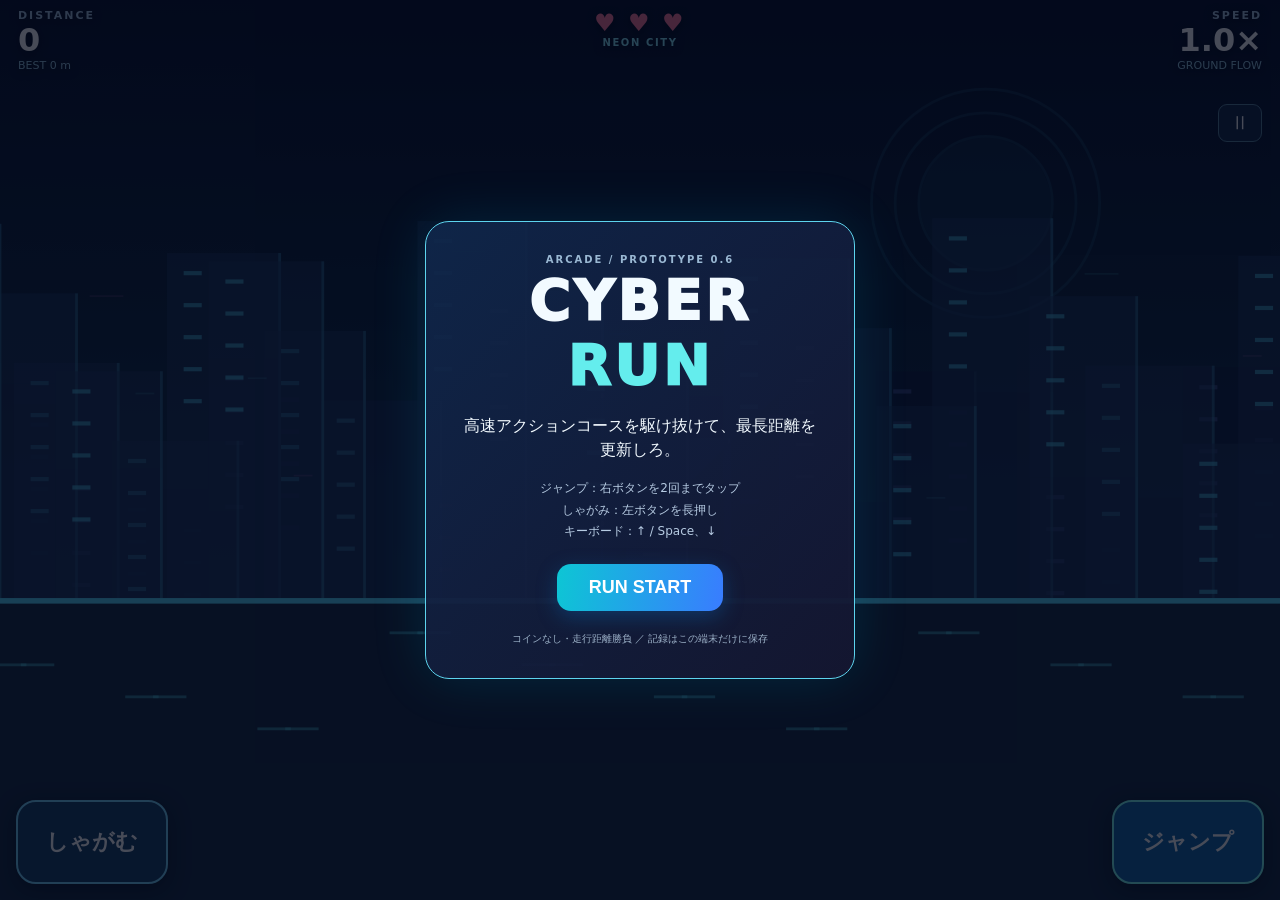
<file: index.html>
<!doctype html>
<html lang="ja">
<head>
<meta charset="utf-8">
<meta name="viewport" content="width=device-width, initial-scale=1, maximum-scale=1, viewport-fit=cover, user-scalable=no">
<meta name="theme-color" content="#070d20">
<title>CYBER RUN — Prototype v0.6</title>
<link rel="stylesheet" href="style.css">
</head>
<body>
<canvas id="game" aria-label="CYBER RUN game"></canvas>
<header id="hud" aria-live="off">
  <div class="metric"><span>DISTANCE</span><strong id="score">0</strong><small id="best">BEST 0 m</small></div>
  <div class="center-hud"><div id="hearts">♥ ♥ ♥</div><div id="region">NEON CITY</div></div>
  <div class="metric right"><span>SPEED</span><strong id="speed">1.0×</strong><small id="distance">GROUND FLOW</small></div>
</header>
<div id="controls"><button id="duck" class="control duck" aria-label="しゃがむ">しゃがむ</button><button id="jump" class="control jump" aria-label="ジャンプ">ジャンプ</button></div>
<button id="pause" aria-label="一時停止">Ⅱ</button>
<div id="overlay" role="dialog" aria-modal="true"><section id="panel">
  <div class="eyebrow">ARCADE / PROTOTYPE 0.6</div>
  <h1>CYBER <em>RUN</em></h1>
  <p id="message">高速アクションコースを駆け抜けて、最長距離を更新しろ。</p>
  <p class="hint">ジャンプ：右ボタンを2回までタップ<br>しゃがみ：左ボタンを長押し<br>キーボード：↑ / Space、↓</p>
  <button id="primary">RUN START</button>
  <div class="sub">コインなし・走行距離勝負 ／ 記録はこの端末だけに保存</div>
</section></div>
<script src="core.js"></script><script src="stickman.js"></script><script src="game.js"></script>
</body></html>
</file>
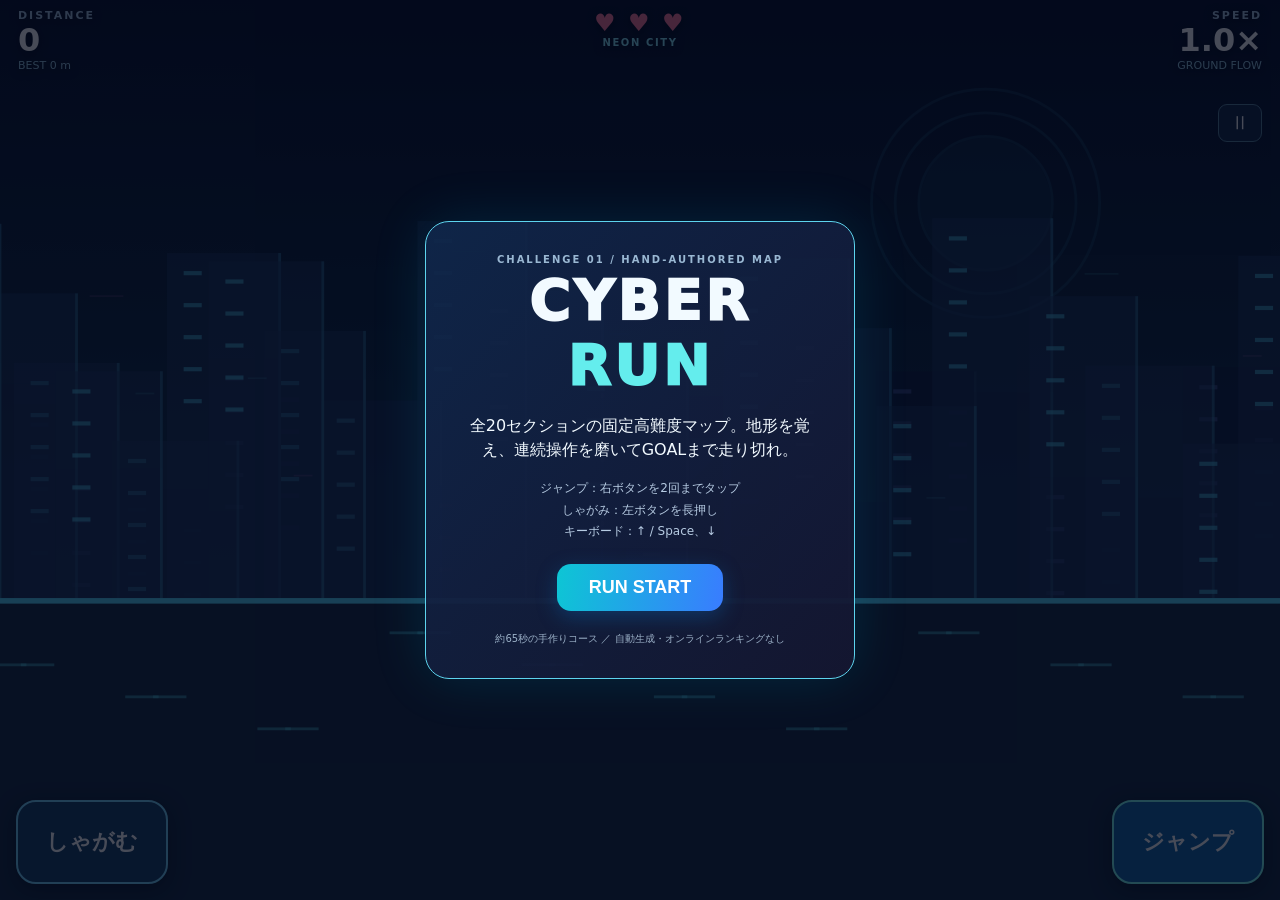
<file: playtest-circuit-01/index.html>
<!doctype html>
<html lang="ja">
<head>
<meta charset="utf-8">
<meta name="viewport" content="width=device-width, initial-scale=1, maximum-scale=1, viewport-fit=cover, user-scalable=no">
<meta name="theme-color" content="#070d20">
<title>CYBER RUN — THE CIRCUIT | 手作りチャレンジ</title>
<meta name="robots" content="noindex,nofollow">
<style>
:root{color-scheme:dark;--cyan:#65eeef;--purple:#c185ff;--cream:#f2faff}
*{box-sizing:border-box;-webkit-tap-highlight-color:transparent}
html,body{margin:0;width:100%;height:100%;overflow:hidden;background:#070d20;color:var(--cream);font-family:system-ui,-apple-system,"Hiragino Kaku Gothic ProN",sans-serif;touch-action:none;overscroll-behavior:none;-webkit-user-select:none;user-select:none}
canvas{width:100vw;height:100dvh;display:block;touch-action:none}
#hud{position:fixed;top:max(9px,env(safe-area-inset-top));left:max(18px,env(safe-area-inset-left));right:max(18px,env(safe-area-inset-right));display:flex;justify-content:space-between;align-items:flex-start;z-index:3;pointer-events:none;gap:10px;text-shadow:0 2px 8px #020817}
.metric{min-width:100px;display:flex;flex-direction:column}.metric.right{text-align:right}.metric span{font-size:11px;letter-spacing:.18em;color:#a6c3dd;font-weight:800}.metric strong{font-variant-numeric:tabular-nums;font-size:clamp(20px,3.8vw,32px);line-height:1.15;color:#fff}.metric small{font-size:11px;color:#98c9e0}.center-hud{text-align:center}#hearts{font-size:clamp(16px,3vw,24px);color:#ff7899;white-space:nowrap;letter-spacing:.1em}#region{font-size:10px;letter-spacing:.16em;color:#8be5f5;font-weight:700}
#controls{position:fixed;inset:auto max(16px,env(safe-area-inset-right)) max(16px,env(safe-area-inset-bottom)) max(16px,env(safe-area-inset-left));display:flex;justify-content:space-between;pointer-events:none;z-index:4}.control{pointer-events:auto;touch-action:none;border:2px solid #76d4fa;border-radius:20px;width:clamp(100px,20vw,152px);height:clamp(58px,16vh,84px);font-size:clamp(15px,2.5vw,22px);font-weight:900;color:white;box-shadow:0 6px 20px #02081988;background:#184269ec}.control.jump{background:#126cafee;border-color:#7bfcf2}.control:active,.control.pressed{transform:scale(.96);filter:brightness(1.3)}#pause{position:fixed;z-index:4;top:104px;right:max(18px,env(safe-area-inset-right));background:#162c4dce;color:white;border:1px solid #58859a;border-radius:9px;padding:6px 12px;font-size:18px;touch-action:manipulation}
#overlay{position:fixed;inset:0;display:grid;place-items:center;background:#020818b9;z-index:6;padding:15px}#overlay.hidden{display:none}#panel{width:min(430px,90vw);max-height:95dvh;overflow:auto;text-align:center;border:1px solid #5dd4ee;border-radius:24px;padding:clamp(20px,4vh,32px);background:linear-gradient(135deg,#10274be8,#151631ed);box-shadow:0 0 55px #0bc5e622}h1{margin:3px 0 12px;font-size:clamp(34px,6vw,56px);letter-spacing:.06em;font-weight:950}h1 em{color:#64eded;font-style:normal}.eyebrow{font-size:10px;letter-spacing:.2em;color:#9ab8d3;font-weight:700}#message{font-size:16px;line-height:1.5}.hint{font-size:12px;line-height:1.8;color:#b6cbe2}#primary{border:0;border-radius:14px;background:linear-gradient(100deg,#0dc6d4,#397cff);padding:13px 32px;margin:9px 0;color:white;font-weight:900;font-size:18px;box-shadow:0 6px 20px #0c63aa66}.sub{font-size:10px;color:#9cb2c8;margin-top:12px}
@media (max-height:330px){#pause{top:88px}#region,.metric small{display:none}#panel{padding:12px}.hint{margin:6px 0}.control{height:52px}h1{font-size:28px}}

</style>
</head>
<body>
<canvas id="game" aria-label="CYBER RUN game"></canvas>
<header id="hud" aria-live="off">
  <div class="metric"><span>DISTANCE</span><strong id="score">0</strong><small id="best">BEST 0 m</small></div>
  <div class="center-hud"><div id="hearts">♥ ♥ ♥</div><div id="region">NEON CITY</div></div>
  <div class="metric right"><span>SPEED</span><strong id="speed">1.0×</strong><small id="distance">GROUND FLOW</small></div>
</header>
<div id="controls"><button id="duck" class="control duck" aria-label="しゃがむ">しゃがむ</button><button id="jump" class="control jump" aria-label="ジャンプ">ジャンプ</button></div>
<button id="pause" aria-label="一時停止">Ⅱ</button>
<div id="overlay" role="dialog" aria-modal="true"><section id="panel">
  <div class="eyebrow">CHALLENGE 01 / HAND-AUTHORED MAP</div>
  <h1>CYBER <em>RUN</em></h1>
  <p id="message">全20セクションの固定高難度マップ。地形を覚え、連続操作を磨いてGOALまで走り切れ。</p>
  <p class="hint">ジャンプ：右ボタンを2回までタップ<br>しゃがみ：左ボタンを長押し<br>キーボード：↑ / Space、↓</p>
  <button id="primary">RUN START</button>
  <div class="sub">約65秒の手作りコース ／ 自動生成・オンラインランキングなし</div>
</section></div>
<script>
/* CYBER RUN v0.6 — action-first courses with shared physics and one-way platforms.
 * Units: logical canvas pixels, 120 Hz simulation. No dependencies or remote services.
 */
(function(root,factory){const api=factory();if(typeof module==='object'&&module.exports)module.exports=api;root.CyberRunCore=api})(typeof globalThis!=='undefined'?globalThis:this,function(){
'use strict';
const GROUND=370,GRAVITY=1900,FIRST_JUMP=690,SECOND_JUMP=640,SPRING_JUMP=930,BASE_SPEED=400,MAX_SPEED=1150;
const BODY_W=21,HITBOX_OFFSET_X=6,STAND_H=48,DUCK_H=27,MIN_SECOND_JUMP=.11,DT=1/120;
// Duck-gate fills the reachable jumping lane but leaves an honest crouch-height opening.
// Unlike optional bars, its full collision silhouette extends above maximum ground jump.
const DUCK_GATE_OPENING=28,DUCK_GATE_TOP=GROUND-300,FRAGILE_HOLD=.34,AIR_BOOST_VY=890;
const PATTERNS=[
 // 'script' records the intended action sequence, not the only valid route.
 {name:'street-pulse',theme:'GROUND FLOW',duration:2.20,weight:4,script:[[.22,'jump'],[1.04,'jump']],hazards:[[.48,'low'],[1.31,'low']]},
 {name:'duck-switch',theme:'GROUND FLOW',duration:2.17,weight:4,script:[[.23,'jump'],[.87,'duck-on'],[1.50,'duck-off']],hazards:[[.48,'low'],[1.28,'bar']]},
 {name:'reverse-switch',theme:'GROUND FLOW',duration:2.17,weight:4,script:[[.15,'duck-on'],[.62,'duck-off'],[.84,'jump']],hazards:[[.45,'duck-gate'],[1.14,'low']]},
 {name:'tunnel-run',theme:'TUNNEL FLOW',duration:2.28,weight:3,script:[[.14,'duck-on'],[1.15,'duck-off'],[1.26,'jump']],hazards:[[.45,'duck-gate'],[.87,'bar'],[1.60,'low']]},
 {name:'double-boost',theme:'AIR FLOW',duration:2.25,weight:2.5,minTime:5,script:[[.24,'jump'],[.49,'jump']],hazards:[[.83,'tall']]},
 {name:'sky-bridge',theme:'SKY FLOW',duration:2.29,weight:6,minTime:0,script:[[.20,'jump']],platforms:[[.48,1.42,80]],hazards:[[.99,'low'],[1.25,'low']]},
 {name:'sky-crouch',theme:'SKY FLOW',duration:2.35,weight:4.5,minTime:3,script:[[.18,'jump'],[.93,'duck-on'],[1.38,'duck-off']],platforms:[[.45,1.49,77]],hazards:[[1.17,'platform-bar',0],[1.18,'low']]},
 {name:'fall-and-hop',theme:'SKY FLOW',duration:2.53,weight:3.2,minTime:6,script:[[.18,'jump'],[1.47,'jump']],platforms:[[.45,1.10,77]],hazards:[[.78,'low'],[1.79,'low']]},
 {name:'tunnel-to-sky',theme:'SKY FLOW',duration:2.67,weight:3,minTime:8,script:[[.23,'duck-on'],[.60,'duck-off'],[.79,'jump']],platforms:[[1.00,1.91,81]],hazards:[[.44,'bar'],[1.41,'low'],[1.70,'low']]},
 {name:'sky-gap',theme:'SKY FLOW',duration:2.30,weight:2,minTime:15,script:[[.20,'jump']],platforms:[[.48,1.43,80]],hazards:[[.83,'low']],gaps:[[1.06,58]]},
 {name:'rhythm-three',theme:'GROUND FLOW',duration:2.90,weight:3,minTime:10,script:[[.19,'jump'],[.93,'duck-on'],[1.34,'duck-off'],[1.47,'jump']],hazards:[[.44,'low'],[1.15,'bar'],[1.75,'low']]},
 {name:'sky-low-high',theme:'SKY FLOW',duration:2.65,weight:2.5,minTime:17,script:[[.20,'jump'],[1.47,'jump']],platforms:[[.49,1.13,82]],hazards:[[.87,'low'],[1.83,'low']]},

 // Dense, action-distinct motifs. Scripts are witnessed and rejected at build time if unsafe.
 {name:'triple-strike',theme:'GROUND RHYTHM',duration:3.17,weight:3.7,minTime:3,
  script:[[.20,'jump'],[1.04,'jump'],[1.87,'jump']],hazards:[[.45,'low'],[1.31,'low'],[2.15,'low']]},
 {name:'duck-weave',theme:'TUNNEL FLOW',duration:2.96,weight:4.2,minTime:2,
  script:[[.11,'duck-on'],[.57,'duck-off'],[.73,'jump'],[1.48,'duck-on'],[2.12,'duck-off']],
  hazards:[[.40,'duck-gate'],[1.04,'low'],[1.82,'bar']]},
 {name:'beam-chase',theme:'TUNNEL FLOW',duration:2.57,weight:3.7,minTime:5,
  script:[[.14,'duck-on'],[1.02,'duck-off'],[1.21,'jump']],
  hazards:[[.40,'bar'],[.77,'duck-gate'],[1.46,'low']]},
 {name:'platform-weave',theme:'SKY FLOW',duration:2.68,weight:6.3,minTime:2,
  script:[[.18,'jump'],[.91,'duck-on'],[1.36,'duck-off'],[1.66,'jump']],
  platforms:[[.46,1.38,79]],hazards:[[.93,'low'],[1.14,'platform-bar',0],[1.98,'low']]},
 {name:'drop-and-duck',theme:'SKY FLOW',duration:3.05,weight:3.5,minTime:7,
  script:[[.18,'jump'],[1.44,'duck-on'],[1.90,'duck-off'],[2.06,'jump']],
  platforms:[[.46,1.03,79]],hazards:[[.85,'low'],[1.70,'duck-gate'],[2.33,'low']]},
 {name:'pulse-drone',theme:'MOTION FLOW',duration:2.81,weight:4.1,minTime:4,
  script:[[.12,'duck-on'],[.75,'duck-off'],[.91,'jump'],[1.70,'duck-on'],[2.23,'duck-off']],
  hazards:[[.42,'moving'],[1.20,'low'],[2.02,'duck-gate']]},
 {name:'aerial-surge',theme:'SKY FLOW',duration:2.73,weight:3.8,minTime:10,
  script:[[.17,'jump'],[.98,'jump'],[1.89,'duck-on'],[2.27,'duck-off']],
  platforms:[[.46,1.12,78]],hazards:[[.83,'low'],[1.40,'low'],[2.07,'bar']]},
 {name:'spring-overdrive',theme:'BOOST FLOW',duration:2.72,weight:3.8,minTime:6,
  script:[[1.80,'duck-on'],[2.24,'duck-off']],pads:[[.38,46]],hazards:[[.86,'tall'],[2.03,'bar']]},
 {name:'spring-to-sky',theme:'BOOST FLOW',duration:2.81,weight:3.0,minTime:10,
  script:[[1.22,'duck-on'],[1.69,'duck-off']],pads:[[.31,46]],
  platforms:[[.81,1.68,110]],hazards:[[1.48,'platform-bar',0],[1.37,'low']]},
 // Two-height courses are genuinely different traversals: the witnessed path
 // touches BOTH suspended floors, then releases naturally into the next section.
 {name:'sky-stepdown',theme:'SKY FLOW',duration:2.78,weight:3.0,minTime:8,
  script:[[.19,'jump'],[1.48,'jump']],platforms:[[.47,1.02,85],[1.12,1.63,45]],
  hazards:[[.77,'low'],[1.83,'low']]},
 {name:'sky-stepduck',theme:'SKY FLOW',duration:2.88,weight:2.8,minTime:12,
  script:[[.19,'jump'],[1.37,'duck-on'],[1.77,'duck-off'],[1.92,'jump']],
  platforms:[[.46,1.05,80],[1.12,1.88,45]],
  hazards:[[.80,'low'],[1.60,'platform-bar',1],[2.23,'low']]},
 // Higher-distance mastery bursts: several alternating commands in one continuous flow.
 {name:'rhythm-five',theme:'RHYTHM BURST',duration:3.52,weight:4.8,minTime:12,
  script:[[.13,'jump'],[.84,'duck-on'],[1.23,'duck-off'],[1.31,'jump'],[2.01,'duck-on'],[2.40,'duck-off'],[2.50,'jump']],
  hazards:[[.43,'low'],[1.07,'bar'],[1.61,'low'],[2.25,'bar'],[2.80,'low']]},
 {name:'overdrive-rhythm',theme:'RHYTHM BURST',duration:4.56,weight:6.0,minTime:40,
  script:[[.13,'jump'],[.84,'duck-on'],[1.23,'duck-off'],[1.31,'jump'],[2.01,'duck-on'],[2.40,'duck-off'],[2.50,'jump'],[3.21,'duck-on'],[3.60,'duck-off'],[3.68,'jump']],
  hazards:[[.43,'low'],[1.07,'bar'],[1.61,'low'],[2.25,'bar'],[2.80,'low'],[3.45,'bar'],[4.00,'low']]},
 // Ascending aerial routes: land on a low platform, jump to a HIGHER one,
 // then exit naturally. The alternate adds a ceiling on the second level.
 {name:'sky-ascend',theme:'SKY CLIMB',duration:3.10,weight:3.9,minTime:12,
  script:[[.19,'jump'],[.89,'jump']],platforms:[[.46,1.19,75],[1.32,2.10,142]],
  hazards:[[.81,'low'],[1.81,'low']]},
 {name:'sky-ascend-duck',theme:'SKY CLIMB',duration:3.15,weight:3.9,minTime:15,
  script:[[.19,'jump'],[.89,'jump'],[1.65,'duck-on'],[2.15,'duck-off']],
  platforms:[[.46,1.20,75],[1.32,2.25,142]],
  hazards:[[.81,'low'],[1.91,'platform-bar',1]]},
 // Two new MECHANICAL systems for V0.8, not just different hurdle graphics:
 // A fragile catwalk disappears 340ms after touchdown, demanding a second jump.
 {name:'fracture-hop',theme:'FRACTURE CHASM',duration:2.50,weight:7.5,minTime:22,challenge:true,
  script:[[.20,'jump'],[.96,'jump']],platforms:[[.48,1.23,75,'fragile']],
  gaps:[[1.00,1.20,'seconds']],hazards:[]},
 {name:'fracture-shutter',theme:'FRACTURE CHASM',duration:3.25,weight:7,minTime:37,challenge:true,
  script:[[.20,'jump'],[.96,'jump'],[2.15,'duck-on'],[2.70,'duck-off']],
  platforms:[[.48,1.23,75,'fragile']],gaps:[[1.00,1.20,'seconds']],
  hazards:[[2.43,'duck-gate']]},
 // An airborne boost ring is hitbox-activated once and needed to clear the gap.
 {name:'orb-leap',theme:'AERIAL REBOUND',duration:2.55,weight:7.5,minTime:22,challenge:true,
  script:[[.17,'jump'],[1.10,'jump']],pads:[[.80,44,95,'airboost']],
  gaps:[[1.03,1.55,'seconds']],hazards:[]},
 {name:'orb-gate',theme:'AERIAL REBOUND',duration:3.28,weight:7,minTime:52,challenge:true,
  script:[[.17,'jump'],[1.10,'jump'],[2.13,'duck-on'],[2.76,'duck-off']],
  pads:[[.80,44,95,'airboost']],gaps:[[1.03,1.55,'seconds']],
  hazards:[[2.42,'duck-gate']]},
 // Endgame mastery: the broken catwalk and air ring BOTH matter. The exit
 // requires crouching after the second, longer airborne phase.
 {name:'fracture-rebound-gate',theme:'MASTER CHAIN',duration:3.55,weight:7,minTime:75,challenge:true,
  script:[[.20,'jump'],[.96,'jump'],[2.42,'duck-on'],[3.01,'duck-off']],
  platforms:[[.48,1.23,75,'fragile']],pads:[[1.40,44,225,'airboost']],
  gaps:[[1.30,1.90,'seconds']],hazards:[[2.65,'duck-gate']]},
 {name:'breather',theme:'RECOVERY',duration:1.12,weight:.15,script:[],hazards:[]},
];
function speedAt(seconds){return Math.min(MAX_SPEED,BASE_SPEED+Math.max(0,seconds)*7.5)}
function timeToTravel(seconds,distance){
 const v=speedAt(seconds),a=7.5,cap=(MAX_SPEED-v)/a,capDistance=v*cap+.5*a*cap*cap;
 if(distance<=capDistance)return (Math.sqrt(v*v+2*a*distance)-v)/a;
 return cap+(distance-capDistance)/MAX_SPEED;
}
function randomizer(seed){let n=seed>>>0;return function(){n=(Math.imul(n,1664525)+1013904223)>>>0;return n/4294967296}}
function overlap(a,b){return a.x<b.x+b.w&&a.x+a.w>b.x&&a.y<b.y+b.h&&a.y+a.h>b.y}
function intersectsGap(rect,g){return rect.x+rect.w*.77>g.x&&rect.x+rect.w*.23<g.x+g.w}
function rectAt(x,bottom,duck){const h=duck?DUCK_H:STAND_H;return{x,y:bottom-h+4,w:BODY_W,h:h-7}}
function hazardAt(h,time){return h.kind==='moving'?{...h,y:GROUND-87+Math.sin(time*3.5+h.phase)*27}:h}
function makeRunner(x=0){return{x,bottom:GROUND,vy:0,jumps:0,duck:false,support:'ground',coyote:0,jumpBuffer:0,lastJump:-100,hp:3,fragileTimes:Object.create(null),airBoosts:Object.create(null)}}
function isSupported(state){return state.support!==null}
function physicsStep(p,dt,x,platforms,gaps,duckHeld,jumpRequested,time,rescue=0,pads=[]){
 const prevBottom=p.bottom,wasSupported=p.support!==null;
 p.x=x;
 if(jumpRequested)p.jumpBuffer=.105;else p.jumpBuffer=Math.max(0,p.jumpBuffer-dt);
 p.coyote=Math.max(0,p.coyote-dt);
 if(p.jumpBuffer>0&&p.jumps<2&&time-p.lastJump>=MIN_SECOND_JUMP&&(p.jumps>0||wasSupported||p.coyote>0)){
  const first=p.jumps===0;p.vy=-(first?FIRST_JUMP:SECOND_JUMP);p.jumps++;p.lastJump=time;p.support=null;p.coyote=0;p.jumpBuffer=0;
 }
 p.duck=!!duckHeld&&p.jumps===0&&p.support!==null;
 p.vy+=GRAVITY*dt;
 p.bottom+=p.vy*dt;
 let landing=null;
 if(p.vy>=0){
  for(const platform of platforms){
   // Fragile catwalks collapse shortly after the first real touchdown.
   if(platform.kind==='fragile'&&p.fragileTimes[platform.id]!==undefined&&time-p.fragileTimes[platform.id]>=FRAGILE_HOLD)continue;
   // Only collide when descending across the upper face: jump from underneath passes through.
   if(prevBottom<=platform.y+.001&&p.bottom>=platform.y&&x+HITBOX_OFFSET_X+BODY_W*.86>platform.x&&x+HITBOX_OFFSET_X+BODY_W*.14<platform.x+platform.w){
    if(!landing||platform.y<landing.y)landing={y:platform.y,id:platform.id};
   }
  }
  if(prevBottom<=GROUND+.001&&p.bottom>=GROUND){
   const feet=rectAt(x+HITBOX_OFFSET_X,p.bottom,p.duck);
   if(rescue>0||!gaps.some(g=>intersectsGap(feet,g))){if(!landing||GROUND<landing.y)landing={y:GROUND,id:'ground'}}
  }
 }
 if(landing){
  const spring=landing.id==='ground'&&pads.find(pad=>(!pad.kind||pad.kind==='spring')&&x+HITBOX_OFFSET_X+BODY_W*.86>pad.x&&x+HITBOX_OFFSET_X+BODY_W*.14<pad.x+pad.w);
  if(spring){p.bottom=GROUND;p.vy=-SPRING_JUMP;p.jumps=1;p.support=null;p.coyote=0;p.duck=false;p.jumpBuffer=0}
  else {p.bottom=landing.y;p.vy=0;p.jumps=0;p.support=landing.id;p.coyote=.075;p.duck=!!duckHeld; /* Retain a buffered jump through touchdown. */
   const floor=platforms.find(f=>f.id===landing.id);
   if(floor?.kind==='fragile'&&p.fragileTimes[landing.id]===undefined)p.fragileTimes[landing.id]=time;
  }
 }
 else {p.support=null;if(wasSupported&&p.jumps===0)p.coyote=.075;if(p.jumps===0&&p.coyote<=0)p.jumps=1;p.duck=false}
 // The airborne ring automatically fires once when the runner physically enters it.
 if(p.support===null){
  const body=rectAt(x+HITBOX_OFFSET_X,p.bottom,p.duck);
  for(const pad of pads){
   if(pad.kind!=='airboost'||p.airBoosts[pad.id])continue;
   if(overlap(body,{x:pad.x,y:pad.y,w:pad.w,h:pad.h||34})){
    p.vy=-AIR_BOOST_VY;p.jumps=1;p.airBoosts[pad.id]=true;break;
   }
  }
 }
 return p;
}
function buildPattern(x,seconds,speed,pattern,rng,riff=0){
 const duration=pattern.duration;
 const distance=t=>{
  // Travel at the real acceleration curve, not the speed sampled at chunk entry.
  const initial=Math.max(0,Math.min(MAX_SPEED,BASE_SPEED+seconds*7.5));
  const untilCap=(MAX_SPEED-initial)/7.5;
  const rising=Math.min(t,Math.max(0,untilCap));
  return initial*rising+3.75*rising*rising+MAX_SPEED*Math.max(0,t-rising);
 };
 const platforms=(pattern.platforms||[]).map(([a,b,height,kind],i)=>({id:pattern.name+':'+(kind==='fragile'?Math.round(seconds*1000)+':':'')+i,x:x+distance(a),w:distance(b-a),y:GROUND-height,kind:kind||'one-way'}));
 // Micro-riffs change the relative timing of existing hazards, not the move script.
 // Variants must be independently certified against the real runner physics.
 const hazards=[];let hazardIndex=0;
 for(const [at,kind,extra] of pattern.hazards){
  const timingShift=riff===1?(hazardIndex%2?-.014:.016):
   riff===2?(hazardIndex%2?.016:-.014):
   riff===3?(hazardIndex%3===0?.024:-.012):0;
  hazardIndex++;
  const sz={low:[32,36,GROUND-36],bar:[69,29,GROUND-64],'duck-gate':[84,GROUND-DUCK_GATE_OPENING-DUCK_GATE_TOP,DUCK_GATE_TOP],tall:[40,158,GROUND-158],moving:[34,28,GROUND-87],
   'platform-bar':[65,28,GROUND-(pattern.platforms?.[extra]?.[2]||80)-62]};
  const [w,h,y]=sz[kind];hazards.push({x:x+distance(at+timingShift)-w/2,y,w,h,kind,phase:0});
 }
 const pads=(pattern.pads||[]).map(([at,width,height,kind],i)=>({id:pattern.name+':'+Math.round(seconds*1000)+':pad:'+i,x:x+distance(at)-width/2,w:width,y:kind==='airboost'?GROUND-height:GROUND,h:kind==='airboost'?34:10,kind:kind||'spring'}));
 const gaps=(pattern.gaps||[]).map(([at,width,unit])=>{const w=unit==='seconds'?distance(at+width/2)-distance(at-width/2):width;return{x:x+distance(at)-w/2,w}});
 return {type:pattern.name,theme:pattern.theme,x,length:distance(duration),seconds,speed,hazards,gaps,platforms,pads,pickups:[],script:pattern.script,pattern,riff};
}
// Replays a desired movement sequence using the SAME physics tick as the game, checking
// environment collision and cross-boundary grounded handoff. No search on the iPad.
function replayPattern(segment,opts={}){
 const dt=DT,offset=opts.offset||0,x0=segment.x,initialTime=segment.seconds;
 const pattern=segment.pattern||PATTERNS.find(p=>p.name===segment.type);
 if(!pattern)return {ok:false,reason:'unknown pattern'};
 // Verify independent per-action input drift; the chronological order may change.
 const events=(pattern.script||[]).map((event,i)=>[event[0]+(opts.actionOffsets?.[i]||0),event[1]]).sort((a,b)=>a[0]-b[0]);
 const runner=makeRunner(x0);let time=0,covered=0,next=0,duck=false,steps=0;
 const route=[];
 const maxSteps=Math.max(1000,Math.ceil((pattern.duration||0)/dt)+90);
 while(covered<segment.length&&steps++<maxSteps){
  let request=false;
  while(next<events.length&&events[next][0]+offset<=time+1e-6){const action=events[next++][1];if(action==='jump')request=true;else if(action==='duck-on')duck=true;else if(action==='duck-off')duck=false}
  covered+=speedAt(initialTime+time)*dt;
  const worldX=x0+covered;
  physicsStep(runner,dt,worldX,segment.platforms,segment.gaps,duck,request,initialTime+time,0,segment.pads);
  const rect=rectAt(worldX+HITBOX_OFFSET_X,runner.bottom,runner.duck);
  if(runner.bottom>GROUND+10)return {ok:false,reason:'fell',time,worldX};
  if(segment.hazards.some(h=>overlap(rect,hazardAt(h,initialTime+time))))return {ok:false,reason:'hazard',time,worldX};
  if(opts.trace)route.push({time,worldX,bottom:runner.bottom,jumps:runner.jumps,support:runner.support,duck:runner.duck});
  time+=dt;
 }
 if(steps>=maxSteps||runner.support!=='ground'||runner.jumps!==0)return {ok:false,reason:'bad handoff',time,bottom:runner.bottom,support:runner.support};
 return {ok:true,time,steps,route};
}
function verifyPattern(p,seconds,opts={}){
 const segment=buildPattern(0,seconds,speedAt(seconds),p,randomizer(123));
 const offsets=opts.offsets||[0,.025,-.025];
 return offsets.every(offset=>replayPattern(segment,{offset}).ok);
}

// V0.7 experimental: PLAN CONTROLS -> SIMULATE ACTUAL RUNNER -> PLACE TERRAIN.
// Legacy motif library remains as a fallback while human-time-jitter QA is expanded.
function trajectoryTrace(events,duration,seconds,platforms=[]){
 const p=makeRunner(0),trace=[],dt=DT;let next=0,duck=false;
 const distance=t=>{const v=speedAt(seconds),cap=(MAX_SPEED-v)/7.5,rise=Math.min(t,Math.max(0,cap));return v*rise+3.75*rise*rise+MAX_SPEED*Math.max(0,t-rise)};
 for(let frame=0;frame<Math.ceil(duration/dt);frame++){
  const t=frame*dt;let jump=false;
  while(next<events.length&&events[next][0]<=t+1e-6){const action=events[next++][1];if(action==='jump')jump=true;else if(action==='duck-on')duck=true;else if(action==='duck-off')duck=false}
  const x=distance(t+dt);
  physicsStep(p,dt,x,platforms,[],duck,jump,seconds+t);
  trace.push({t,x,bottom:p.bottom,duck:p.duck,jumps:p.jumps,support:p.support});
  if(p.bottom>GROUND+10)return null;
 }
 return p.support==='ground'?trace:null;
}
function trajectoryComposition(seconds,rng){
 const moves=['vault','slide','double','gap','slide-vault','vault-slide','sky-line','sky-stair'];
 const pressure=Math.min(1,seconds/100),count=4+Math.floor(rng()*2)+Math.floor(pressure);
 // Shorter links between distinct actions, not artificially faster jump physics.
 const bridge=seconds>=55?.15:seconds>=20?.055:0;
 const script=[],needs=[];let cursor=.18,last='',skyIndex=0,stairCount=0,skyFloorCount=0;
 for(let i=0;i<count;i++){
  let choices=moves.slice();
  if(seconds<9)choices=choices.filter(v=>v!=='double'&&v!=='sky-line'&&v!=='sky-stair');
  if(seconds<20)choices=choices.filter(v=>v!=='sky-stair');
  let name=choices[Math.floor(rng()*choices.length)];
  if(name===last)name=choices[(choices.indexOf(name)+2)%choices.length];
  // Bound repeated multi-floor height solves. One segment can still contain
  // a real two-tier stair with a raised crouch, or two simpler sky landings.
  if(name==='sky-stair'&&stairCount>0)name='slide-vault';
  if((name==='sky-stair'?2:name==='sky-line'?1:0)+skyFloorCount>2)name='vault-slide';
  if(name==='sky-stair'){stairCount++;skyFloorCount+=2}
  else if(name==='sky-line')skyFloorCount++;
  last=name;const t=cursor;
  const act=(at,action)=>script.push([at,action]);
  const want=(kind,start,end,index=null)=>needs.push({kind,start,end,index});
  if(name==='sky-stair'){
   // Plan actions before terrain: low landing -> jump to high landing ->
   // crouch under an elevated beam -> fall naturally to ground.
   act(t,'jump');act(t+.87,'jump');act(t+1.48,'duck-on');act(t+2.06,'duck-off');
   const first=skyIndex++,second=skyIndex++;
   want('platform',t+.29,t+1.08,first);
   want('platform',t+1.24,t+1.93,second);
   want('platform-bar',t+1.73,t+1.80,second);
   cursor=t+2.56-bridge;
  }else if(name==='sky-line'){
   act(t,'jump');act(t+.98,'jump');const index=skyIndex++;
   want('platform',t+.28,t+1.50,index);
   want('platform-low',t+1.35,t+1.46,index);cursor=t+2.12-bridge;
  }else if(name==='slide'){
   act(t,'duck-on');act(t+.56,'duck-off');want('duck-gate',t+.24,t+.35);cursor=t+.84-bridge;
  }else if(name==='vault'){
   act(t,'jump');want('low',t+.29,t+.38);cursor=t+.92-bridge;
  }else if(name==='double'){
   act(t,'jump');act(t+.36,'jump');want('tall',t+.69,t+.87);cursor=t+1.58-bridge;
  }else if(name==='gap'){
   act(t,'jump');want('gap',t+.30,t+.42);cursor=t+.92-bridge;
  }else if(name==='slide-vault'){
   act(t,'duck-on');act(t+.57,'duck-off');act(t+.79,'jump');
   want('duck-gate',t+.25,t+.37);want('low',t+1.10,t+1.21);cursor=t+1.69-bridge;
  }else{
   act(t,'jump');act(t+.94,'duck-on');act(t+1.50,'duck-off');
   want('low',t+.30,t+.38);want('bar',t+1.19,t+1.31);cursor=t+1.77-bridge;
  }
 }
 script.sort((a,b)=>a[0]-b[0]);return {script,needs,duration:cursor+.18,count};
}
function composeTrajectoryAttempt(x,seconds,rng){
 const plan=trajectoryComposition(seconds,rng);
 const pilot=trajectoryTrace(plan.script,plan.duration,seconds);
 if(!pilot)return null;
 const distance=t=>{const v=speedAt(seconds),cap=(MAX_SPEED-v)/7.5,rise=Math.min(t,Math.max(0,cap));return v*rise+3.75*rise*rise+MAX_SPEED*Math.max(0,t-rise)};
 const platforms=[];
 for(const need of plan.needs.filter(n=>n.kind==='platform')){
  // Successive floors are derived from the trace AFTER earlier landings.
  // The simulation uses segment-local X, terrain uses world X.
  const staged=platforms.length?
    trajectoryTrace(plan.script,plan.duration,seconds,platforms.map(p=>({...p,x:p.x-x}))):pilot;
  if(!staged)return null;
  const ref=staged.find(p=>p.t>=need.start+.30);if(!ref)return null;
  const y=Math.round(ref.bottom);
  if(y>GROUND-55||y<GROUND-150)return null;
  platforms.push({id:'trace-route:'+platforms.length,x:x+distance(need.start),w:distance(need.end)-distance(need.start),y,kind:'one-way'});
 }
 const trace=platforms.length?trajectoryTrace(plan.script,plan.duration,seconds,platforms.map(p=>({...p,x:p.x-x}))):pilot;
 if(!trace)return null;
 const name='trace-route';
 const pattern={name,theme:platforms.length?'SKY TRACE':'KINETIC TRACE',duration:plan.duration,weight:1,script:plan.script,hazards:[],gaps:[],platforms:platforms.map(p=>[0,0,GROUND-p.y]),pads:[]};
 const obstacles=[],gaps=[];
 for(const need of plan.needs){
  if(need.kind==='platform')continue;
  const options=trace.filter(p=>p.t>=need.start&&p.t<=need.end&&(
   need.kind==='platform-bar'?p.duck&&p.support===platforms[need.index]?.id:
   need.kind==='platform-low'?p.bottom<=platforms[need.index].y-50:
   (need.kind==='bar'||need.kind==='duck-gate')?p.duck&&p.support!==null:
   need.kind==='tall'?p.bottom<=GROUND-170:
   need.kind==='gap'?p.bottom<=GROUND-70:p.bottom<=GROUND-65));
  if(!options.length)return null;
  const target=options[Math.floor(options.length*.48)],wx=x+target.x;
  if(need.kind==='gap'){
   const width=44+speedAt(seconds+target.t)*.035;
   gaps.push({x:wx-width/2,w:width});
   pattern.gaps.push([target.t,width]);
  }else{
   const sizes={low:[32,36,GROUND-36],bar:[69,29,GROUND-64],'duck-gate':[84,GROUND-DUCK_GATE_OPENING-DUCK_GATE_TOP,DUCK_GATE_TOP],tall:[40,142,GROUND-142],
    'platform-low':[35,28,platforms[need.index]?.y-28],
    'platform-bar':[52,28,platforms[need.index]?.y-62]};
   const [w,h,y]=sizes[need.kind];obstacles.push({x:wx-w/2,w,h,y,kind:need.kind,phase:0});
   pattern.hazards.push([target.t,need.kind]);
  }
 }
 const segment={type:name,theme:pattern.theme,x,length:distance(plan.duration),seconds,speed:speedAt(seconds),hazards:obstacles,gaps,
  platforms,pads:[],pickups:[],script:plan.script,pattern,riff:0,origin:'trajectory-first',planCount:plan.count};
 // Reuse actual game physics; do not allow a route with no certified solution.
 if(![0,-.02,.02,-.04,.04].every(offset=>replayPattern(segment,{offset}).ok))return null;
 // No decorative fake platforms: every created floor must actually be landed on.
 if(platforms.length){
  const route=replayPattern(segment,{trace:true}).route;
  const touched=new Set(route.filter(p=>p.support&&p.support!=='ground').map(p=>p.support));
  if(!platforms.every(p=>touched.has(p.id)))return null;
 }
 // Denser links must survive independent action timing changes, not only a
 // uniform shift that unrealistically preserves every relative input gap.
 if(seconds>=20){
  const events=plan.script;
  const probes=[
   events.map((_,i)=>i%2===0?.10:-.10),
   events.map((_,i)=>i%2===0?-.10:.10),
   events.map((_,i)=>((Math.imul(i+17,1103515245)>>>24)/255-.5)*.20),
   events.map((_,i)=>((Math.imul(i+47,1664525)>>>24)/255-.5)*.20)
  ];
  if(!probes.every(actionOffsets=>replayPattern(segment,{actionOffsets}).ok))return null;
 }
 return segment;
}

function composeTrajectorySegment(x,seconds,rng){
 // Bounded retry of action plans rejected by landing, gap, and jitter checks.
 // Remains opt-in and never delays the stable V0.6 runner.
 for(let attempt=0;attempt<3;attempt++){
  const candidate=composeTrajectoryAttempt(x,seconds,rng);
  if(candidate)return candidate;
 }
 return null;
}
function makeSegment(x,seconds,rng,hp,recent={}){
 const speed=speedAt(seconds);
 // Genuine advanced mechanics should recur; do not bury them inside 30 motifs.
 // Avoid three consecutive repeats, while keeping the procedural action-first
 // route generator and the original aerial patterns for variety.
 const specials=PATTERNS.filter(p=>p.challenge&&(p.minTime||0)<=seconds);
 const recentSpecial=(recent.recentTypes||[]).some(name=>PATTERNS.some(p=>p.challenge&&p.name===name));
 const chance=seconds>=55?.30:seconds>=25?.21:.08;
 if(specials.length&&!recentSpecial&&rng()<chance){
  const multi=seconds>=45?specials.filter(p=>p.script.length>=4):specials;
  const choices=multi.length?multi:specials;
  const alternate=choices.filter(p=>p.name!==recent.type);
  const pool=alternate.length?alternate:choices;
  const pattern=pool[Math.floor(rng()*pool.length)];
  const segment=buildPattern(x,seconds,speed,pattern,rng,0);
  // Preserve the V0.7 rare recovery rule in advanced routes too.
  if(hp<3&&seconds>20&&rng()<.0025)segment.pickups.push({x:x+speed*.10,y:GROUND-24,r:13,kind:'heart'});
  return segment;
 }
 // Experimental V0.7 route-first generator, with legacy motifs as safe fallback.
 if(typeof globalThis!=='undefined'&&globalThis.CYBER_RUN_V07_EXPERIMENTAL===true&&rng()<(seconds<10?.34:.73)){
  const composed=composeTrajectorySegment(x,seconds,rng);
  if(composed)return composed;
 }
 const allowed=PATTERNS.filter(p=>(p.minTime||0)<=seconds);
 // Recoveries appear intermittently, not repeated at random after every course.
 // Strong anti-repetition without fixing an exact sequence; a smooth pressure curve
 // alternates intense clusters and brief recovery beats.
 const target=2.65+.48*Math.sin(seconds*.18);
 const weighted=allowed.map(p=>{
  const difficulty=p.name==='breather'?.65:p.platforms?.length?3.2:p.hazards.length>=3?3.0:2.4;
  let weight=p.weight*Math.max(.20,1-Math.abs(target-difficulty)*.46);
  // Beyond the opening, prioritize more decisions per second, not just speed.
  const pressure=Math.min(1,Math.max(0,(seconds-12)/78));
  const active=(p.script||[]).filter(action=>action[1]==='jump'||action[1]==='duck-on').length;
  if(active>=4)weight*=1+pressure*2.0;
  else if(active>=3)weight*=1+pressure*.9;
  else if(active<=1&&p.name!=='breather')weight*=1-pressure*.5;
  if(p.name===recent.type)weight*=.025;
  if(p.theme===recent.theme)weight*=.32;
  if((recent.recentTypes||[]).includes(p.name))weight*=.46;
  if((recent.recentThemes||[]).includes(p.theme))weight*=.72;
  if(p.name==='breather'&&recent.type==='breather')weight*=.1;
  return {p,weight};
 });
 const total=weighted.reduce((sum,z)=>sum+z.weight,0);
 let needle=rng()*total,pattern=allowed[allowed.length-1];
 for(const {p,weight} of weighted){needle-=weight;if(needle<0){pattern=p;break}}
 // Pre-certified micro-riffs keep the action grammar intact while varying actual
 // obstacle timing. rhythm-three has less clearance and permits only safe riffs.
 const approvedRiffs=pattern.name==='rhythm-five'?[0,2]:
  pattern.name==='aerial-surge'?[0,1]:[0,1,2,3];
 const riff=approvedRiffs[Math.floor(rng()*approvedRiffs.length)];
 const segment=buildPattern(x,seconds,speed,pattern,rng,riff);
 // Healing is deliberately rare, random, and never spawns at full HP. No score pickups.
 if(hp<3&&seconds>20&&rng()<.0025){segment.pickups.push({x:x+speed*.10,y:GROUND-24,r:13,kind:'heart'})}
 return segment;
}
return {GROUND,GRAVITY,FIRST_JUMP,SECOND_JUMP,SPRING_JUMP,BASE_SPEED,MAX_SPEED,BODY_W,STAND_H,DUCK_H,DT,MIN_SECOND_JUMP,PATTERNS,
 speedAt,timeToTravel,trajectoryTrace,trajectoryComposition,composeTrajectorySegment,DUCK_GATE_TOP,DUCK_GATE_OPENING,FRAGILE_HOLD,AIR_BOOST_VY,randomizer,overlap,intersectsGap,rectAt,hazardAt,makeRunner,isSupported,physicsStep,buildPattern,replayPattern,verifyPattern,makeSegment,HITBOX_OFFSET_X};
});

</script>
<script>
/* CYBER RUN — animated neon stick runner, cosmetic only; no hitbox or game RNG changes. */
(function(root, factory) {
  const api=factory();
  if(typeof module==='object'&&module.exports)module.exports=api;
  root.CyberRunStickman=api;
})(typeof globalThis!=='undefined'?globalThis:this,function(){
  'use strict';
  const TAU=Math.PI*2;
  function point(x,y){return {x,y}}
  function pose({time=0, phase=null, intensity=0, duck=false, supported=true, jumps=0, vy=0, boost=false}={}) {
    // Origin is ground level under the stick figure. Crouch fits 27px.
    if(duck && supported){
      const bob=Math.sin(time*15)*.5;
      const head=point(5,-20.0+bob),shoulder=point(1,-15.5+bob),hip=point(-4,-9.5);
      return {type:'crouch',head,radius:5.2,shoulder,hip,
        arms:[[shoulder,point(8,-13),point(14,-12)], [shoulder,point(-7,-10),point(-11,-5)]],
        legs:[[hip,point(5,-6),point(11,-1)], [hip,point(-11,-5),point(-14,-1)]]};
    }
    // Integrated phase keeps the gait continuous as running speed increases.
    // Time is a fallback for independent animation preview and test harnesses.
    const running=supported,gaitPhase=Number.isFinite(phase)?phase:time*(19+11*Math.min(1,Math.max(0,intensity)));
    const s=Math.sin(gaitPhase),c=Math.cos(gaitPhase);
    const lean=running?1.3+intensity*2.5:vy<0?1:0;
    // One foot plants while the other swings, instead of two free-spinning legs.
    const bounce=running?(1.0+intensity)*Math.pow(Math.sin(gaitPhase),2):0;
    const head=point(lean+1,-40+bounce),shoulder=point(lean,-30+bounce),hip=point(-1,-18+bounce);
    let arms,legs,type;
    if(running){
      type='run';
      const stride=17+intensity*5, duty=.47-intensity*.04, lift=9+intensity*4;
      const smooth=u=>u*u*(3-2*u);
      function foot(phaseOffset){
        const u=((gaitPhase/6.283185307179586+phaseOffset)%1+1)%1;
        if(u<duty)return point(stride*(.5-u/duty),-1);
        const w=(u-duty)/(1-duty);
        return point(stride*(-.5+smooth(w)),-1-lift*Math.sin(Math.PI*w));
      }
      const nearFoot=foot(0),farFoot=foot(.5);
      const knee=(end,bend)=>point(hip.x+(end.x-hip.x)*.52+bend,-10+(end.y+1)*.22);
      legs=[[hip,knee(nearFoot,3),nearFoot],[hip,knee(farFoot,-2),farFoot]];
      arms=[
        [point(shoulder.x-2,shoulder.y),point(-4-nearFoot.x*.50,-24),point(-5-nearFoot.x*.67,-18)],
        [point(shoulder.x+2,shoulder.y),point(4-farFoot.x*.50,-24),point(6-farFoot.x*.67,-18)]
      ];
    }else if(boost || jumps>=2){
      type='double';
      arms=[[shoulder,point(-10,-35),point(-15,-40)], [shoulder,point(11,-36),point(16,-39)]];
      legs=[[hip,point(10,-16),point(9,-8)], [hip,point(-10,-17),point(-7,-8)]];
    }else{
      // No one-frame pose snap at the jump apex: blend limb joints with vertical
      // velocity while keeping the collision state and hitbox unchanged.
      const t=Math.max(0,Math.min(1,(vy+150)/330));
      const fallBlend=t*t*(3-2*t);
      const interpolate=(a,b)=>point(a.x+(b.x-a.x)*fallBlend,a.y+(b.y-a.y)*fallBlend);
      const jumpingArms=[[shoulder,point(-8,-36),point(-12,-41)], [shoulder,point(9,-36),point(13,-42)]];
      const fallingArms=[[shoulder,point(-10,-28),point(-14,-23)], [shoulder,point(10,-28),point(15,-24)]];
      const jumpingLegs=[[hip,point(7,-12),point(13,-7)], [hip,point(-7,-11),point(-5,-3)]];
      const fallingLegs=[[hip,point(5,-10),point(7,0)], [hip,point(-5,-10),point(-9,0)]];
      const blend=(a,b)=>a.map((limb,i)=>limb.map((joint,j)=>interpolate(joint,b[i][j])));
      type=vy<90?'jump':'fall';
      arms=blend(jumpingArms,fallingArms);
      legs=blend(jumpingLegs,fallingLegs);
    }
    return {type,head,radius:6.2,shoulder,hip,arms,legs};
  }
  function draw(ctx, x, bottom, state={}) {
    const p=pose(state);
    ctx.save();ctx.translate(x+18,bottom);
    ctx.lineCap='round';ctx.lineJoin='round';
    const ink='#081728', neon=state.boost?'#ffef9b':'#71ffe3';
    function limb(points,color,width){
      ctx.beginPath();ctx.moveTo(points[0].x,points[0].y);
      for(let i=1;i<points.length;i++)ctx.lineTo(points[i].x,points[i].y);
      ctx.strokeStyle=color;ctx.lineWidth=width;ctx.stroke();
    }
    for(let i=0;i<2;i++){
      limb(p.legs[i],ink,6.6);limb(p.legs[i],neon,3.2);
      limb(p.arms[i],ink,5.6);limb(p.arms[i],i===0?'#35c8dd':neon,2.8);
    }
    limb([p.hip,p.shoulder],ink,7.7);limb([p.hip,p.shoulder],neon,4.1);
    ctx.shadowColor=neon;ctx.shadowBlur=7;
    ctx.beginPath();ctx.arc(p.head.x,p.head.y,p.radius,0,TAU);
    ctx.fillStyle=ink;ctx.fill();ctx.strokeStyle=neon;ctx.lineWidth=3;ctx.stroke();
    ctx.shadowBlur=0;
    ctx.fillStyle='#eafff8';ctx.fillRect(p.head.x+2.1,p.head.y-1,2.5,2.5);
    ctx.fillStyle='#b9fff0';
    for(const limbPoints of [...p.legs,...p.arms]){
      const joint=limbPoints[1];ctx.beginPath();ctx.arc(joint.x,joint.y,1.7,0,TAU);ctx.fill();
    }
    ctx.restore();
    return p;
  }
  return {pose,draw};
});

</script>
<script>
/* CYBER RUN — THE CIRCUIT / handcrafted finite benchmark.
 * A manually ordered and revised challenge level: never a procedural draw.
 * It reuses the certified physics engine so the later generator can learn
 * measurable action-role, transition and timing constraints from this route.
 */
(function(root,factory){
 const api=factory(root.CyberRunCore||(typeof require==='function'?require('./core.js'):null));
 if(typeof module==='object'&&module.exports)module.exports=api;
 root.CyberRunHandcrafted=api;
})(typeof globalThis!=='undefined'?globalThis:this,function(C){
 'use strict';
 if(!C)throw Error('Handcrafted map requires the existing physics engine');
 // Fixed authored order. The labels are also the 20-stage design blueprint.
 const DESIGN=[
  ['SHUTTER WAKE','reverse-switch','01 • 切替','必須しゃがみ → ジャンプ'],
  ['DOUBLE HEIGHT','sky-ascend-duck','02 • 上昇','2段の足場 → 空中しゃがみ'],
  ['THREE BEATS','rhythm-five','03 • 連打','ジャンプと必須しゃがみの交互連携','hard-duck'],
  ['FALSE FLOOR','fracture-hop','04 • 崩落','崩れる床を踏み切る'],
  ['REBOUND GATE','orb-leap','05 • 空中反発','リングを使って穴を越える'],
  ['CROSS THREAD','duck-weave','06 • 切替連携','2回の必須しゃがみとジャンプ','hard-duck'],
  ['SPRING VAULT','spring-to-sky','07 • ブースト','跳ね上がって上段へ着地'],
  ['DROP SHUTTER','fracture-shutter','08 • 崩落通路','崩落後にしゃがむ'],
  ['STAGGERED SKY','sky-stepduck','09 • 段差','高低差を越えながらしゃがむ'],
  ['RING TO CRAWL','orb-gate','10 • 反発通路','空中反発 → 必須しゃがみ'],
  ['TIGHT RHYTHM','overdrive-rhythm','11 • 連続','3回のジャンプと3回のしゃがみ','hard-duck'],
  ['MASTER BRIDGE','fracture-rebound-gate','12 • 複合','崩落 → 空中リング → 必須しゃがみ'],
  ['HIGH ROUTE','sky-ascend','13 • 上段','2段の足場を踏んで離脱'],
  ['MOVING HAZARD','pulse-drone','14 • ドローン','移動障害物 → ジャンプ → しゃがみ'],
  ['FRACTURE RETURN','fracture-hop','15 • 再挑戦','速くなった速度で崩落床を踏み切る'],
  ['UPPER SHUTTER','sky-ascend-duck','16 • 上層','上段でしゃがみ、低い足場へ降りる'],
  ['REBOUND MASTERY','fracture-rebound-gate','17 • 熟練','複合装置を素早くつなぐ'],
  ['FINAL RHYTHM','overdrive-rhythm','18 • 高密度','必須しゃがみとジャンプを連続','hard-duck'],
  ['FINAL AIR','orb-gate','19 • 空中','反発から短い猶予で通路へ'],
  ['LAST CIRCUIT','fracture-rebound-gate','20 • 終点','最後の複合ギミックを越えてゴール']
 ];
 const SECTIONS=Object.freeze(DESIGN.map(([title,base,chapter,objective,variation],i)=>{
  const source=C.PATTERNS.find(p=>p.name===base);
  if(!source)throw Error('Missing authored template: '+base);
  const hazards=(source.hazards||[]).map(h=>h.slice());
  if(variation==='hard-duck'){
   // Rework optional bars into actual mandatory crawlspaces while preserving
   // the hand-authored action sequence and its collision-tested timing.
   const target=base==='duck-weave'?[1.82]:base==='rhythm-five'?[1.07]:[1.07,3.45];
   for(const h of hazards)if(h[1]==='bar'&&target.some(t=>Math.abs(t-h[0])<.001))h[1]='duck-gate';
  }
  const pattern={...source,
   name:'authored-'+String(i+1).padStart(2,'0')+'-'+base,
   theme:chapter,script:source.script.map(v=>v.slice()),
   hazards,platforms:(source.platforms||[]).map(v=>v.slice()),
   gaps:(source.gaps||[]).map(v=>v.slice()),pads:(source.pads||[]).map(v=>v.slice()),
   weight:0,minTime:0,challenge:false};
  return Object.freeze({index:i,title,base,chapter,objective,pattern});
 }));
 function makeSection(i,x,entrySeconds){
  if(!Number.isInteger(i)||i<0||i>=SECTIONS.length)return null;
  const section=SECTIONS[i];
  const seg=C.buildPattern(x,entrySeconds,C.speedAt(entrySeconds),section.pattern,C.randomizer(1),0);
  seg.authoredSection=i;
  seg.authoredLabel=section.title;
  seg.authoredObjective=section.objective;
  seg.handcrafted=true;
  return seg;
 }
 return Object.freeze({SECTIONS,makeSection,totalSections:SECTIONS.length,title:'THE CIRCUIT · 01'});
});
</script>
<script>
(()=>{'use strict';
const Stick=window.CyberRunStickman;
const H=window.CyberRunHandcrafted;
if(!H)throw Error('Handcrafted course data is missing');
const C=window.CyberRunCore,canvas=document.getElementById('game'),ctx=canvas.getContext('2d',{alpha:false}),$=id=>document.getElementById(id);if(!ctx||!C||!Stick){$('message').textContent='ゲームを初期化できませんでした。';return}
const ui={overlay:$('overlay'),msg:$('message'),start:$('primary'),score:$('score'),best:$('best'),distance:$('distance'),speed:$('speed'),hearts:$('hearts'),region:$('region'),duck:$('duck'),jump:$('jump')};
let nextHandcraftedIndex=0,goalX=Infinity;
let viewW=960,viewH=540,s=1,dpr=1,ground=C.GROUND,state='menu',runner=null,segments=[],hazards=[],gaps=[],platforms=[],pads=[],pickups=[],seed=0,rng=null,spawnCursor=0,elapsed=0,travel=0,invuln=0,rescue=0,nextFrame=0,lastFrame=0,gameId=0,duckHeld=false,jumpQueued=false,localBest=0,currentRegion='NEON CITY',currentTheme='GROUND FLOW',previousCourse=null,floaters=[],trail=[],hitPulse=0,effects=[],jumpFlash=0,landFlash=0,boostFlash=0,flowFlash=0,cleanFlash=0,lastClean=-100,hudAccumulator=0,lastTheme='GROUND FLOW',gaitPhase=0,cleanStreak=0,streakFlash=0;
try{localBest=Number(localStorage.getItem('cyber-run-authored-v01-best'))||0}catch(_){/* storage may be blocked */}
function resize(){
 const w=Math.max(1,innerWidth),h=Math.max(1,innerHeight);
 // Give iPad-like landscape screens a wider preview window at high speed.
 s=w/h>1.10?Math.min(h/540,w/920):h/540;viewW=w/s;viewH=h/s;dpr=Math.min(2,devicePixelRatio||1);
 canvas.width=Math.round(w*dpr);canvas.height=Math.round(h*dpr);
 ctx.setTransform(dpr*s,0,0,dpr*s,0,0);ctx.imageSmoothingEnabled=true;
 // Keep the runner visible when a phone rotates mid-run. Shift all world objects
 // with the anchored runner so collision distances do not change on resize.
 if(runner){
  const safeX=Math.min(Math.max(86,viewW*.19)+6,Math.max(12,viewW-40));
  const shift=safeX-runner.x;
  if(shift!==0){
   runner.x=safeX;spawnCursor+=shift;if(Number.isFinite(goalX))goalX+=shift;
   for(const list of [segments,hazards,gaps,platforms,pads,pickups,floaters])
    for(const entity of list)entity.x+=shift;
  }
 }
}
addEventListener('resize',resize);resize();
// Screen-only particles do not affect obstacle randomization or collision.
// Cap count strictly for school iPad performance.
function burst(x,y,color,count,vx,vy){
 const seed=elapsed*47+travel*.03;
 for(let i=0;i<count;i++){
  const a=(i+.5)*2.399963+seed;
  const speed=40+(i%5)*20;
  effects.push({x,y,vx:vx+Math.cos(a)*speed,vy:vy+Math.sin(a)*speed*.65,
   life:.28+(i%4)*.055,max:.28+(i%4)*.055,color,size:i%3===0?3.5:2});
 }
 if(effects.length>64)effects.splice(0,effects.length-64);
}

function makeRunner(){return C.makeRunner(Math.max(86,viewW*.19)+6)}
function playerRect(){return C.rectAt(runner.x+C.HITBOX_OFFSET_X,runner.bottom,runner.duck)}
function isOnGround(){return C.isSupported(runner)}
function jump(){if(state!=='running')return;jumpQueued=true}
function setDuck(value){if(!runner)return;duckHeld=!!value&&state==='running';runner.duck=duckHeld&&isOnGround()&&runner.jumps===0;ui.duck.classList.toggle('pressed',duckHeld)}
function start(){nextHandcraftedIndex=0;goalX=Infinity;gameId++;seed=((Date.now()^Math.floor(performance.now()*10000))>>>0)||1;rng=C.randomizer(seed);runner=makeRunner();segments=[];hazards=[];gaps=[];platforms=[];pads=[];pickups=[];spawnCursor=runner.x+C.speedAt(0)*1.45;elapsed=0;travel=0;invuln=0;rescue=0;duckHeld=false;jumpQueued=false;previousCourse=null;state='running';floaters=[];trail=[];effects=[];jumpFlash=0;landFlash=0;boostFlash=0;flowFlash=0;lastTheme='GROUND FLOW';gaitPhase=0;cleanStreak=0;streakFlash=0;cleanFlash=0;lastClean=-100;hudAccumulator=0;hitPulse=0;ui.start.textContent='もう一回';ui.overlay.classList.add('hidden');ui.best.textContent='BEST '+localBest.toLocaleString()+' m';lastFrame=performance.now();cancelAnimationFrame(nextFrame);nextFrame=requestAnimationFrame(frame)}
function pause(){if(state==='running'){state='paused';cancelAnimationFrame(nextFrame);nextFrame=0;ui.msg.textContent='一時停止中';ui.start.textContent='再開';ui.overlay.classList.remove('hidden');setDuck(false)}else if(state==='paused'){resume()}}
function resume(){if(state!=='paused')return;cancelAnimationFrame(nextFrame);nextFrame=0;state='running';ui.overlay.classList.add('hidden');lastFrame=performance.now();nextFrame=requestAnimationFrame(frame)}
ui.start.addEventListener('click',()=>state==='paused'?resume():start());$('pause').addEventListener('click',pause);
function bind(button,down,up){button.addEventListener('pointerdown',e=>{e.preventDefault();try{button.setPointerCapture(e.pointerId)}catch(_){}button.classList.add('pressed');down()});['pointerup','pointercancel','lostpointercapture'].forEach(type=>button.addEventListener(type,e=>{e.preventDefault();button.classList.remove('pressed');if(up)up()}))}
bind(ui.jump,jump);bind(ui.duck,()=>setDuck(true),()=>setDuck(false));
const keys=new Set();addEventListener('keydown',e=>{if(['ArrowUp','ArrowDown','Space'].includes(e.code))e.preventDefault();if(keys.has(e.code))return;keys.add(e.code);if(['ArrowUp','Space'].includes(e.code))jump();if(e.code==='ArrowDown')setDuck(true);if(e.code==='Escape'||e.code==='KeyP')pause()});addEventListener('keyup',e=>{keys.delete(e.code);if(e.code==='ArrowDown')setDuck(false)});addEventListener('blur',()=>{keys.clear();if(state==='running')pause()});document.addEventListener('visibilitychange',()=>{if(document.hidden&&state==='running')pause()});addEventListener('contextmenu',e=>e.preventDefault());
function createAhead(){let guard=0;
 while(nextHandcraftedIndex<H.totalSections&&spawnCursor<viewW+700&&guard++<10){
  const eta=C.timeToTravel(elapsed,Math.max(0,spawnCursor-(runner.x+C.HITBOX_OFFSET_X)));
  const segment=H.makeSection(nextHandcraftedIndex++,spawnCursor,elapsed+eta);
  spawnCursor+=segment.length;
  if(nextHandcraftedIndex===H.totalSections)goalX=spawnCursor;
  const prior=previousCourse||{};
  previousCourse={type:segment.type,theme:segment.theme,
   recentTypes:[...(prior.recentTypes||[]),segment.type].slice(-3),
   recentThemes:[...(prior.recentThemes||[]),segment.theme].slice(-2)};
  segments.push(segment);hazards.push(...segment.hazards);gaps.push(...segment.gaps);pickups.push(...segment.pickups);platforms.push(...segment.platforms);pads.push(...segment.pads)}}
function hit(){if(invuln>0||state!=='running')return;cleanStreak=0;streakFlash=0;runner.hp--;invuln=1.35;hitPulse=.32;floaters.push({x:runner.x+16,y:runner.bottom-66,t:0,text:'−1 HP',color:'#ff819d'});if(runner.hp<=0)gameOver()}
function finishHandcrafted(){
 if(state!=='running')return;
 state='cleared';
 const metres=Math.floor(travel/9);
 if(metres>localBest){localBest=metres;try{localStorage.setItem('cyber-run-authored-v01-best',String(localBest))}catch(_){}}
 ui.best.textContent='BEST '+localBest.toLocaleString()+' m';
 ui.msg.textContent='THE CIRCUIT CLEAR!　残りHP '+runner.hp+'/3　全'+H.totalSections+'セクション突破';
 ui.start.textContent='もう一回';ui.overlay.classList.remove('hidden');setDuck(false);
}
function gameOver(){state='over';const metres=Math.floor(travel/9),newRecord=metres>localBest;
 if(newRecord){localBest=metres;try{localStorage.setItem('cyber-run-authored-v01-best',String(localBest))}catch(_){}}
 ui.msg.textContent=metres.toLocaleString()+' m 走破'+(newRecord?' — NEW BEST!':'');ui.start.textContent='もう一回';ui.overlay.classList.remove('hidden');setDuck(false)}
function step(dt){
 for(const f of floaters){f.t+=dt;f.y-=22*dt}floaters=floaters.filter(f=>f.t<.65);
 elapsed+=dt;hitPulse=Math.max(0,hitPulse-dt);invuln=Math.max(0,invuln-dt);rescue=Math.max(0,rescue-dt);
 jumpFlash=Math.max(0,jumpFlash-dt);landFlash=Math.max(0,landFlash-dt);boostFlash=Math.max(0,boostFlash-dt);flowFlash=Math.max(0,flowFlash-dt);cleanFlash=Math.max(0,cleanFlash-dt);streakFlash=Math.max(0,streakFlash-dt);
 for(const e of effects){e.x+=e.vx*dt;e.y+=e.vy*dt;e.vy+=170*dt;e.life-=dt}
 effects=effects.filter(e=>e.life>0);
 const speed=C.speedAt(elapsed),move=speed*dt;travel+=move;spawnCursor-=move;
 if(Number.isFinite(goalX))goalX-=move;
 if(runner.support!==null&&!runner.duck)gaitPhase+=(18+17*Math.min(1,(speed-C.BASE_SPEED)/(C.MAX_SPEED-C.BASE_SPEED)))*dt;
 for(const list of [hazards,gaps,pickups,segments,platforms,pads])for(const obj of list)obj.x-=move;
 for(const h of hazards)if(h.kind==='moving')h.y=ground-87+Math.sin(elapsed*3.5+h.phase)*27;
 const before=playerRect(),overHole=gaps.some(g=>C.intersectsGap(before,g));
 if(overHole&&runner.support==='ground'&&rescue<=0){hit();rescue=1.0}
 // Keep the runner anchored at its screen x; world elements scroll left.
 const previousSupport=runner.support,previousVy=runner.vy,requested=jumpQueued;
 C.physicsStep(runner,dt,runner.x,platforms,gaps,duckHeld,jumpQueued,elapsed,rescue,pads);
 jumpQueued=false;
 if(previousVy>=0&&runner.vy<-800){boostFlash=.42;burst(runner.x+19,ground-6,'#ffe985',17,-55,-105)}
 else if(requested&&runner.vy<-500&&previousVy>-800){jumpFlash=.23;burst(runner.x+18,runner.bottom-3,'#66ffdd',8,-55,5)}
 if(previousSupport===null&&runner.support!==null&&previousVy>100){landFlash=.21;burst(runner.x+20,runner.bottom,'#94d9ff',10,-75,-42)}
 if(runner.bottom>ground+112){hit();runner.bottom=ground;runner.vy=0;runner.jumps=0;runner.support='ground';rescue=1.0;invuln=Math.max(invuln,1.4)}
 const body=playerRect();
 // Signal an especially tight clean pass with a small cosmetic burst.
 // This never changes distance scoring, collisions or procedural RNG.
 for(const h of hazards){
  const collider=C.hazardAt(h,elapsed);
  if(body.x<h.x+h.w&&body.x+body.w>h.x){
   const separation=Math.max(collider.y-(body.y+body.h),body.y-(collider.y+collider.h),0);
   if(!C.overlap(body,collider))h.closestClearance=Math.min(h.closestClearance??Infinity,separation);
  }
  if(!h._cleared&&h.x+h.w<body.x){
   h._cleared=true;
   // A clean-avoid streak is feedback, never score or a gameplay multiplier.
   if(!h._contacted&&invuln<=0){
    cleanStreak++;
    if(cleanStreak>=3&&cleanStreak%3===0){
     streakFlash=.70;
     burst(body.x+8,body.y+5,'#adfff0',7,-70,-10);
    }
   }
   if(invuln<=0&&Number.isFinite(h.closestClearance)&&h.closestClearance<=24&&elapsed-lastClean>.36){
    cleanFlash=.19;lastClean=elapsed;
    burst(body.x-5,body.y+body.h*.5,'#8ff5fa',5,-115,-6);
   }
  }
  if(C.overlap(body,collider)){h._contacted=true;hit();break}
 }
 for(const item of pickups){if(item.taken)continue;const midx=body.x+body.w/2,midy=body.y+body.h/2;
  if(Math.hypot(item.x-midx,item.y-midy)<item.r+17){item.taken=true;runner.hp=Math.min(3,runner.hp+1);floaters.push({x:item.x,y:item.y,t:0,text:'HP +1',color:'#ff819d'})}}
 hazards=hazards.filter(h=>h.x+h.w>-40);gaps=gaps.filter(g=>g.x+g.w>-40);pickups=pickups.filter(item=>!item.taken&&item.x>-40);
 platforms=platforms.filter(p=>p.x+p.w>-40);pads=pads.filter(p=>p.x+p.w>-40);segments=segments.filter(a=>a.x+a.length>-40);
 createAhead();if(Number.isFinite(goalX)&&goalX<=runner.x+C.HITBOX_OFFSET_X&&state==='running')finishHandcrafted();currentRegion=elapsed<22?'NEON CITY':elapsed<48?'MACHINE DISTRICT':'ENERGY TUNNEL';
 const upcoming=segments.find(a=>a.x+a.length>runner.x+C.HITBOX_OFFSET_X);
 if(upcoming){currentTheme=upcoming.authoredLabel||upcoming.theme;
  currentRegion='CIRCUIT '+String((upcoming.authoredSection||0)+1).padStart(2,'0')+'/'+H.totalSections;
  if(currentTheme!==lastTheme){flowFlash=.60;lastTheme=currentTheme}}
 // Throttle HUD DOM writes to 20Hz; keep physics at 120Hz.
 hudAccumulator+=dt;
 if(hudAccumulator>=.05||state!=='running'){
  hudAccumulator=0;
  ui.region.textContent=currentRegion;ui.score.textContent=Math.floor(travel/9).toLocaleString()+' m';ui.hearts.textContent='♥ '.repeat(runner.hp)+'♡ '.repeat(3-runner.hp);
  ui.speed.textContent=(speed/C.BASE_SPEED).toFixed(1)+'×';ui.distance.textContent=currentTheme;
 }
}
function draw(){
 const W=viewW,H=viewH,t=travel,velocity=C.speedAt(elapsed),intensity=Math.min(1,(velocity-C.BASE_SPEED)/(C.MAX_SPEED-C.BASE_SPEED)),colors=currentRegion==='MACHINE DISTRICT'?['#070b1d','#253354','#ff8db0']:currentRegion==='ENERGY TUNNEL'?['#0d0b26','#3c1f5c','#bd96ff']:['#081028','#16405b','#55d7fa'];
 const back=ctx.createLinearGradient(0,0,0,H);back.addColorStop(0,colors[0]);back.addColorStop(.85,colors[1]);back.addColorStop(1,'#0a2638');ctx.fillStyle=back;ctx.fillRect(0,0,W,H);
 // Tablet camera offset changes drawing only; game physics stays in world coordinates.
 const cameraY=Math.max(0,Math.min(120,(H-540)*.56));
 ctx.save();ctx.globalAlpha=.12;const beaconX=W*.77,beaconY=Math.max(115,185-cameraY*.65);
 ctx.strokeStyle=colors[2];ctx.lineWidth=2;
 for(const radius of [48,65,82]){ctx.beginPath();ctx.arc(beaconX,beaconY,radius,0,Math.PI*2);ctx.stroke()}
 ctx.globalAlpha=.07;ctx.fillStyle=colors[2];ctx.beginPath();ctx.arc(beaconX,beaconY,47,0,Math.PI*2);ctx.fill();ctx.restore();
 ctx.save();ctx.translate(0,cameraY);
 // Distant neon skyline, looping by camera travel. All geometry is draw-only.
 ctx.save();ctx.globalAlpha=.55;
 for(let layer=0;layer<2;layer++){
  const pace=layer===0?.12:.26;
  for(let i=0;i<24;i++){
   const spacing=110,x=((i*spacing-t*pace)%(W+220)+(W+220))%(W+220)-100;
   const tall=(layer===0?60:90)+(i*79%(layer===0?155:185));
   const width=70+(i*31%25);
   ctx.fillStyle=layer===0?'#111a3e':'#203a62';ctx.fillRect(x,ground-tall,width,tall);
   ctx.fillStyle=layer===0?'#5463a8':colors[2];
   for(let j=0;j<5;j++)ctx.fillRect(x+12,ground-tall+13+j*23,13,3);
   ctx.fillStyle=colors[2];ctx.globalAlpha=layer===0?.14:.26;ctx.fillRect(x+width-2,ground-tall,2,tall);ctx.globalAlpha=.55;
  }
 }
 ctx.restore();
 // Parallax transit trails: stronger at higher speed without hiding the obstacles.
 ctx.save();ctx.lineWidth=1.2;
 for(let i=0;i<14+Math.floor(intensity*23);i++){
  const x=((i*113.7-t*(.43+i%3*.13))%(W+250)+(W+250))%(W+250)-130;
  const y=105+(i*59%220);const len=(18+intensity*135)*(i%4===0?1.35:.75);
  ctx.strokeStyle=i%3===0?'rgba(246,133,207,.14)':'rgba(102,237,255,.15)';
  ctx.beginPath();ctx.moveTo(x,y);ctx.lineTo(x+len,y);ctx.stroke();
 }
 ctx.restore();
 // Ground and beat markers.
 ctx.fillStyle='#162b41';ctx.fillRect(0,ground,W,H-ground);
 ctx.fillStyle=colors[2];ctx.fillRect(0,ground,W,4);
 ctx.fillStyle='#52cbe480';for(let i=0;i<24;i++){
  const x=((i*95-t*1.48)%(W+200)+(W+200))%(W+200)-100;
  ctx.fillRect(x,ground+24+(i%4)*23,24+intensity*65,2);
 }
 // Street-light flashes at sprint speed create rhythmic flow cues.
 if(intensity>.35){ctx.fillStyle='rgba(115,247,255,.045)';for(let i=0;i<8;i++){
  const x=((i*257-t*.93)%(W+250)+(W+250))%(W+250)-120;
  ctx.fillRect(x,ground-145,3,140);}}

 // Horizon scanner: preview REAL obstacle silhouettes rather than telling the
 // player a button sequence. A high-speed runner can otherwise see too little ahead.
 if(intensity>.30&&runner&&W>=560){
  const x0=W*.34,span=W*.32,lineY=ground+51,maxFuture=1.5;
  const origin=runner.x+C.HITBOX_OFFSET_X+C.BODY_W;
  const upcoming=[...hazards.map(h=>({x:h.x+h.w/2,kind:h.kind})),...gaps.map(g=>({x:g.x+g.w/2,kind:'gap'})),
   ...pads.filter(p=>p.kind==='airboost').map(p=>({x:p.x+p.w/2,kind:'airboost'})),
   ...platforms.filter(p=>p.kind==='fragile').map(p=>({x:p.x+p.w/2,kind:'fragile'}))]
   .map(h=>({...h,lead:C.timeToTravel(elapsed,Math.max(0,h.x-origin))}))
   .filter(h=>h.lead>.32&&h.lead<maxFuture).sort((a,b)=>a.lead-b.lead).slice(0,5);
  ctx.save();ctx.globalAlpha=.42;ctx.strokeStyle='#4be4da';ctx.lineWidth=1.3;
  ctx.beginPath();ctx.moveTo(x0,lineY);ctx.lineTo(x0+span,lineY);ctx.stroke();
  ctx.fillStyle='#a6e6e9';ctx.font='10px system-ui';ctx.textAlign='left';ctx.fillText('SCAN',x0,lineY-13);
  ctx.globalAlpha=.82;
  for(const h of upcoming){
   const x=x0+span*h.lead/maxFuture;
   if(h.kind==='airboost'){
    ctx.strokeStyle='#79ffe4';ctx.lineWidth=2;ctx.beginPath();ctx.arc(x,lineY-5,6,0,Math.PI*2);ctx.stroke();
   }else if(h.kind==='fragile'){
    ctx.fillStyle='#ffb477';ctx.fillRect(x-8,lineY-6,16,3);
    ctx.fillStyle='#ffe6a1';ctx.fillRect(x,lineY-4,2,5);
   }else if(h.kind==='duck-gate'){
    ctx.fillStyle='#f196f5';ctx.fillRect(x-5,lineY-12,10,9);
    ctx.fillStyle='#86ffe0';ctx.fillRect(x-5,lineY-1,10,2);
   }else if(h.kind==='gap'){
    ctx.fillStyle='#ff839e';ctx.fillRect(x-7,lineY-1,5,3);ctx.fillRect(x+2,lineY-1,5,3);
   }else if(h.kind==='bar'||h.kind==='platform-bar'){
    ctx.fillStyle='#f38cdd';ctx.fillRect(x-5,lineY-10,10,4);
   }else if(h.kind==='moving'){
    ctx.fillStyle='#ffb477';ctx.fillRect(x-4,lineY-8,8,8);
   }else{
    ctx.fillStyle='#ffb477';ctx.fillRect(x-5,lineY-7,10,7);
   }
  }
  ctx.restore();
 }

 for(const g of gaps){ctx.fillStyle='#050a19';ctx.fillRect(g.x,ground-1,g.w,H-ground+2);ctx.fillStyle='#f77c9c';ctx.fillRect(g.x-4,ground-2,4,15);ctx.fillRect(g.x+g.w,ground-2,4,15)}
 // Platforms draw behind obstacles. They only collide with the player on descent.
 for(const pad of pads){
  ctx.save();
  if(pad.kind==='airboost'){
   // The full hitbox is visible: a cyan jump ring suspended in the air.
   const used=!!runner?.airBoosts?.[pad.id],cx=pad.x+pad.w/2,cy=pad.y+(pad.h||34)/2;
   ctx.globalAlpha=used?.25:1;ctx.shadowBlur=18;ctx.shadowColor='#7effe5';
   ctx.strokeStyle=used?'#698b86':'#7effe5';ctx.lineWidth=5;
   ctx.beginPath();ctx.ellipse(cx,cy,pad.w/2-4,(pad.h||34)/2-2,0,0,Math.PI*2);ctx.stroke();
   ctx.fillStyle='#d7fff4';ctx.font='bold 15px system-ui';ctx.textAlign='center';
   ctx.fillText('↑',cx,cy+6);
  }else{
   ctx.shadowBlur=14;ctx.shadowColor='#ffe36d';
   ctx.fillStyle='#a47729';ctx.fillRect(pad.x,ground-10,pad.w,10);
   ctx.fillStyle='#ffe06a';ctx.fillRect(pad.x,ground-13,pad.w,6);
   ctx.fillStyle='#fff1ba';for(let i=5;i<pad.w-4;i+=11)ctx.fillRect(pad.x+i,ground-11,5,3);
  }
  ctx.restore();
 }
 for(const p of platforms){
  ctx.save();
  if(p.kind==='fragile'){
   const touched=runner?.fragileTimes?.[p.id],remaining=touched===undefined?1:Math.max(0,1-(elapsed-touched)/C.FRAGILE_HOLD);
   ctx.globalAlpha=touched===undefined?1:Math.max(.22,remaining);
   ctx.shadowBlur=11;ctx.shadowColor='#ff9f6b';
   ctx.fillStyle='#6a4039';ctx.fillRect(p.x,p.y,p.w,11);
   ctx.fillStyle='#ffb36e';ctx.fillRect(p.x,p.y,p.w,4);
   ctx.strokeStyle='#ffe4a3';ctx.lineWidth=2;ctx.beginPath();
   for(let k=15;k<p.w-10;k+=27){ctx.moveTo(p.x+k,p.y+3);ctx.lineTo(p.x+k+7,p.y+9);ctx.lineTo(p.x+k+15,p.y+4)}
   ctx.stroke();
   ctx.globalAlpha=1;
  }else{
   ctx.shadowBlur=11;ctx.shadowColor='#ae8eff';ctx.fillStyle='#4b477f';ctx.fillRect(p.x,p.y,p.w,11);
   ctx.fillStyle='#d5adff';ctx.fillRect(p.x,p.y,p.w,4);
   ctx.fillStyle='#8974e0';for(let k=13;k<p.w-7;k+=24)ctx.fillRect(p.x+k,p.y+5,12,2);
  }
  ctx.restore();
 }
 // Distinct obstacle silhouettes with their complete collision rectangle visible.
 for(const h of hazards){
  if(h.x+h.w<0||h.x>W+100)continue;
  ctx.save();ctx.shadowBlur=7;
  if(h.kind==='duck-gate'){
   // FULL silhouette = FULL collision region, no invisible overhead wall.
   // The ground-level opening is deliberately large enough for crouching only.
   ctx.shadowColor='#f079ff';ctx.shadowBlur=12;
   ctx.fillStyle='#39254e';ctx.fillRect(h.x,h.y,h.w,h.h);
   ctx.fillStyle='#693b83';ctx.fillRect(h.x+7,h.y+6,h.w-14,h.h-14);
   ctx.fillStyle='#c581e6';ctx.fillRect(h.x,h.y,h.w,6);
   for(let k=h.y+15;k<h.y+h.h-17;k+=26){
    ctx.fillStyle='#b67bce66';ctx.fillRect(h.x+11,k,h.w-22,2);
   }
   ctx.fillStyle='#f2a4fc';ctx.fillRect(h.x,h.y+h.h-8,h.w,8);
   ctx.shadowBlur=0;
   // Only the cyan-lit low opening is safe; never draw an apparent top shortcut.
   ctx.strokeStyle='#81ffe5';ctx.lineWidth=3;ctx.beginPath();
   ctx.moveTo(h.x,h.y+h.h+3);ctx.lineTo(h.x+h.w,h.y+h.h+3);ctx.stroke();
   ctx.fillStyle='#bbffe6';ctx.font='bold 12px system-ui';ctx.textAlign='center';
   ctx.fillText('↓',h.x+h.w/2,h.y+h.h-15);
  }else if(h.kind==='bar'||h.kind==='platform-bar'){
   ctx.shadowColor='#f75fbf';ctx.fillStyle='#a92d86';ctx.fillRect(h.x,h.y,h.w,h.h);
   ctx.fillStyle='#ff99dc';ctx.fillRect(h.x+2,h.y+1,h.w-4,5);
   ctx.fillStyle='#fbe1fb';for(let k=9;k<h.w-4;k+=18)ctx.fillRect(h.x+k,h.y+11,8,3);
   ctx.fillStyle='#fb76c4';ctx.fillRect(h.x,h.y+h.h-5,h.w,5);
   ctx.strokeStyle='#f8a0db';ctx.lineWidth=2;ctx.beginPath();ctx.moveTo(h.x+6,h.y+h.h-8);ctx.lineTo(h.x+h.w-6,h.y+h.h-8);ctx.stroke();
  }else if(h.kind==='moving'){
   ctx.strokeStyle='#994d68';ctx.lineWidth=2;ctx.beginPath();ctx.moveTo(h.x+h.w/2,0);ctx.lineTo(h.x+h.w/2,h.y);ctx.stroke();
   ctx.fillStyle='#ef526c';ctx.fillRect(h.x,h.y,h.w,h.h);
   ctx.fillStyle='#ffb27f';ctx.fillRect(h.x+5,h.y+4,h.w-10,h.h-8);
   ctx.fillStyle='#7a1f51';ctx.fillRect(h.x+12,h.y+10,10,8);
  }else if(h.kind==='tall'){
   ctx.shadowColor='#fe557f';ctx.fillStyle='#a13a70';ctx.fillRect(h.x,h.y,h.w,h.h);
   ctx.fillStyle='#ff829f';ctx.fillRect(h.x,h.y,h.w,9);
   ctx.fillStyle='#ffcc97';for(let k=22;k<h.h-8;k+=22)ctx.fillRect(h.x+7,h.y+k,h.w-14,5);
   ctx.fillStyle='#501c4f';ctx.fillRect(h.x+12,h.y+12,h.w-24,h.h-25);
   ctx.fillStyle='#ffbda6';ctx.fillRect(h.x+18,h.y+18,h.w-36,h.h-38);
  }else{
   ctx.shadowColor='#ff8c5d';ctx.fillStyle='#bc4b51';ctx.fillRect(h.x,h.y,h.w,h.h);
   ctx.fillStyle='#ffb066';ctx.fillRect(h.x+3,h.y+3,h.w-6,10);
   ctx.fillStyle='#fce5a5';for(let i=0;i<3;i++){
    const lx=h.x+2+i*(h.w-4)/3,rx=h.x+2+(i+1)*(h.w-4)/3;
    ctx.beginPath();ctx.moveTo(lx,h.y+12);ctx.lineTo((lx+rx)/2,h.y+3);ctx.lineTo(rx,h.y+12);ctx.fill();
   }
   ctx.fillStyle='#61274c';ctx.fillRect(h.x+5,h.y+23,h.w-10,7);
  }
  ctx.restore();
 }
 // Finite authored goal; this route has a start and an actual finish.
 if(Number.isFinite(goalX)&&goalX>-25&&goalX<viewW+90){
  ctx.save();ctx.shadowColor='#7fffe9';ctx.shadowBlur=24;
  ctx.fillStyle='#c7fff3';ctx.fillRect(goalX,35,5,ground-25);
  ctx.fillStyle='#062c37';ctx.fillRect(goalX-57,ground-144,115,35);
  ctx.strokeStyle='#aaffea';ctx.lineWidth=3;ctx.strokeRect(goalX-57,ground-144,115,35);
  ctx.fillStyle='#bffff4';ctx.font='bold 19px system-ui';ctx.textAlign='center';ctx.fillText('GOAL',goalX,ground-120);
  ctx.restore();
 }
 // Short, bounded cosmetic effects; do not change course RNG or scoring.
 for(const e of effects){ctx.save();ctx.globalAlpha=Math.max(0,e.life/e.max)*.85;ctx.fillStyle=e.color;
  ctx.fillRect(e.x-e.size/2,e.y-e.size/2,e.size,e.size);ctx.restore()}
 for(const item of pickups){
  ctx.save();ctx.shadowColor='#ff70ae';ctx.shadowBlur=12;ctx.fillStyle='#ff709a';
  ctx.beginPath();ctx.arc(item.x,item.y,item.r,0,2*Math.PI);ctx.fill();ctx.fillStyle='#fff';
  ctx.fillRect(item.x-2,item.y-7,4,14);ctx.fillRect(item.x-7,item.y-2,14,4);ctx.restore();
 }
 if(runner){
  const crouching=runner.duck&&runner.jumps===0,airborne=runner.support===null;
  const x=runner.x,bottom=runner.bottom;
  ctx.save();ctx.globalAlpha=invuln>0&&Math.floor(invuln*12)%2===0?.40:1;
  // Character animation is cosmetic: no influence on collision or physics.
  const compression=Math.min(1,landFlash/.21),stretch=Math.min(1,jumpFlash/.23);
  const scaleX=1+compression*.12-stretch*.045,scaleY=1-compression*.13+stretch*.09;
  ctx.translate(x+18,bottom);ctx.scale(scaleX,scaleY);ctx.translate(-x-18,-bottom);
  for(let k=1;k<=3+Math.floor(intensity*3);k++){
   ctx.fillStyle=k%2===0?'#2ec9d578':'#92ffe055';
   ctx.fillRect(x-k*(13+intensity*5),bottom-(crouching?11:20)+k*1.5,11+intensity*10,2);
  }
  if(boostFlash>0){ctx.strokeStyle='#ffe47f';ctx.lineWidth=2.5;
   ctx.beginPath();ctx.arc(x+18,bottom-25,24+boostFlash*20,0,Math.PI*2);ctx.stroke()}
  if(!airborne){ctx.fillStyle=landFlash>0?'#c7ffea88':'#2bd5b844';
   ctx.fillRect(x+3,bottom-2,31+landFlash*60,3)}
  Stick.draw(ctx,x,bottom,{time:elapsed,phase:gaitPhase,intensity,duck:crouching,supported:!airborne,
   jumps:runner.jumps,vy:runner.vy,boost:boostFlash>0});
  if(jumpFlash>0){ctx.fillStyle='#b4fff4';ctx.fillRect(x-8,bottom-5,8+jumpFlash*27,3)}
  ctx.restore();
 }
 if(flowFlash>0){
  const alpha=Math.min(.24,flowFlash*.40);
  ctx.save();ctx.globalAlpha=alpha;ctx.fillStyle='#95eaff';ctx.font='900 27px system-ui';
  ctx.textAlign='right';ctx.fillText(currentTheme,W-26,ground-136);ctx.restore();
 }
 for(const f of floaters){ctx.save();ctx.globalAlpha=Math.max(0,1-f.t/.65);ctx.fillStyle=f.color;ctx.font='bold 16px system-ui';ctx.textAlign='center';ctx.fillText(f.text,f.x,f.y);ctx.restore()}
 ctx.restore();
 // Brief readable celebration above the runner, outside the HUD. Distance-only scoring remains intact.
 if(runner&&streakFlash>0&&cleanStreak>=3){
  ctx.save();ctx.globalAlpha=Math.min(1,streakFlash/.26)*.9;
  ctx.textAlign='right';ctx.font='bold 16px system-ui';ctx.fillStyle='#b4fff2';
  ctx.fillText('FLOW ×'+cleanStreak,runner.x+14,runner.bottom+cameraY-89);
  ctx.restore();
 }
 if(hitPulse>0){ctx.fillStyle='rgba(255,64,107,'+(hitPulse*.28)+')';ctx.fillRect(0,0,W,H)}
 if(cleanFlash>0){ctx.save();ctx.globalAlpha=cleanFlash*.32;ctx.strokeStyle='#62ecff';ctx.lineWidth=2;
  ctx.beginPath();ctx.moveTo(2,ground+cameraY-12);ctx.lineTo(2+(1-cleanFlash/.19)*75,ground+cameraY-12);ctx.stroke();ctx.restore()}
}
function frame(now){if(state!=='running')return;let dt=Math.min(.05,Math.max(0,(now-lastFrame)/1000));lastFrame=now; // substeps prevent tunneling at higher speed or low FPS
 while(dt>0&&state==='running'){const sub=Math.min(1/120,dt);step(sub);dt-=sub}draw();if(state==='running')nextFrame=requestAnimationFrame(frame)}
 draw();ui.best.textContent='BEST '+localBest.toLocaleString()+' m';
})();

</script>
</body></html>
</file>
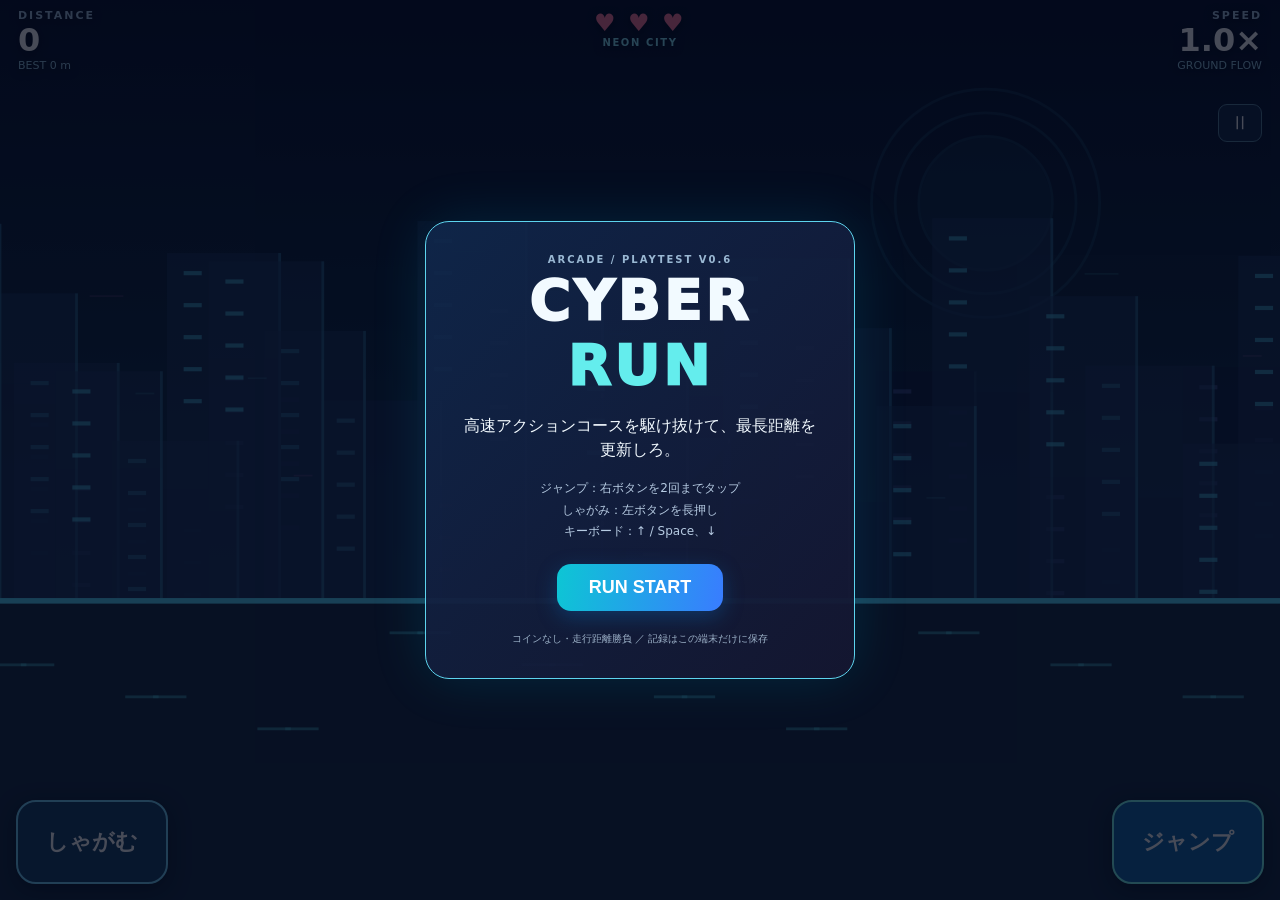
<file: playtest-v06/index.html>
<!doctype html>
<html lang="ja">
<head>
<meta charset="utf-8">
<meta name="viewport" content="width=device-width, initial-scale=1, maximum-scale=1, viewport-fit=cover, user-scalable=no">
<meta name="theme-color" content="#070d20">
<title>CYBER RUN V0.6 — 試遊ページ</title>
<meta name="robots" content="noindex,nofollow">
<style>
:root{color-scheme:dark;--cyan:#65eeef;--purple:#c185ff;--cream:#f2faff}
*{box-sizing:border-box;-webkit-tap-highlight-color:transparent}
html,body{margin:0;width:100%;height:100%;overflow:hidden;background:#070d20;color:var(--cream);font-family:system-ui,-apple-system,"Hiragino Kaku Gothic ProN",sans-serif;touch-action:none;overscroll-behavior:none;-webkit-user-select:none;user-select:none}
canvas{width:100vw;height:100dvh;display:block;touch-action:none}
#hud{position:fixed;top:max(9px,env(safe-area-inset-top));left:max(18px,env(safe-area-inset-left));right:max(18px,env(safe-area-inset-right));display:flex;justify-content:space-between;align-items:flex-start;z-index:3;pointer-events:none;gap:10px;text-shadow:0 2px 8px #020817}
.metric{min-width:100px;display:flex;flex-direction:column}.metric.right{text-align:right}.metric span{font-size:11px;letter-spacing:.18em;color:#a6c3dd;font-weight:800}.metric strong{font-variant-numeric:tabular-nums;font-size:clamp(20px,3.8vw,32px);line-height:1.15;color:#fff}.metric small{font-size:11px;color:#98c9e0}.center-hud{text-align:center}#hearts{font-size:clamp(16px,3vw,24px);color:#ff7899;white-space:nowrap;letter-spacing:.1em}#region{font-size:10px;letter-spacing:.16em;color:#8be5f5;font-weight:700}
#controls{position:fixed;inset:auto max(16px,env(safe-area-inset-right)) max(16px,env(safe-area-inset-bottom)) max(16px,env(safe-area-inset-left));display:flex;justify-content:space-between;pointer-events:none;z-index:4}.control{pointer-events:auto;touch-action:none;border:2px solid #76d4fa;border-radius:20px;width:clamp(100px,20vw,152px);height:clamp(58px,16vh,84px);font-size:clamp(15px,2.5vw,22px);font-weight:900;color:white;box-shadow:0 6px 20px #02081988;background:#184269ec}.control.jump{background:#126cafee;border-color:#7bfcf2}.control:active,.control.pressed{transform:scale(.96);filter:brightness(1.3)}#pause{position:fixed;z-index:4;top:104px;right:max(18px,env(safe-area-inset-right));background:#162c4dce;color:white;border:1px solid #58859a;border-radius:9px;padding:6px 12px;font-size:18px;touch-action:manipulation}
#overlay{position:fixed;inset:0;display:grid;place-items:center;background:#020818b9;z-index:6;padding:15px}#overlay.hidden{display:none}#panel{width:min(430px,90vw);max-height:95dvh;overflow:auto;text-align:center;border:1px solid #5dd4ee;border-radius:24px;padding:clamp(20px,4vh,32px);background:linear-gradient(135deg,#10274be8,#151631ed);box-shadow:0 0 55px #0bc5e622}h1{margin:3px 0 12px;font-size:clamp(34px,6vw,56px);letter-spacing:.06em;font-weight:950}h1 em{color:#64eded;font-style:normal}.eyebrow{font-size:10px;letter-spacing:.2em;color:#9ab8d3;font-weight:700}#message{font-size:16px;line-height:1.5}.hint{font-size:12px;line-height:1.8;color:#b6cbe2}#primary{border:0;border-radius:14px;background:linear-gradient(100deg,#0dc6d4,#397cff);padding:13px 32px;margin:9px 0;color:white;font-weight:900;font-size:18px;box-shadow:0 6px 20px #0c63aa66}.sub{font-size:10px;color:#9cb2c8;margin-top:12px}
@media (max-height:330px){#pause{top:88px}#region,.metric small{display:none}#panel{padding:12px}.hint{margin:6px 0}.control{height:52px}h1{font-size:28px}}

</style>
</head>
<body>
<canvas id="game" aria-label="CYBER RUN game"></canvas>
<header id="hud" aria-live="off">
  <div class="metric"><span>DISTANCE</span><strong id="score">0</strong><small id="best">BEST 0 m</small></div>
  <div class="center-hud"><div id="hearts">♥ ♥ ♥</div><div id="region">NEON CITY</div></div>
  <div class="metric right"><span>SPEED</span><strong id="speed">1.0×</strong><small id="distance">GROUND FLOW</small></div>
</header>
<div id="controls"><button id="duck" class="control duck" aria-label="しゃがむ">しゃがむ</button><button id="jump" class="control jump" aria-label="ジャンプ">ジャンプ</button></div>
<button id="pause" aria-label="一時停止">Ⅱ</button>
<div id="overlay" role="dialog" aria-modal="true"><section id="panel">
  <div class="eyebrow">ARCADE / PLAYTEST V0.6</div>
  <h1>CYBER <em>RUN</em></h1>
  <p id="message">高速アクションコースを駆け抜けて、最長距離を更新しろ。</p>
  <p class="hint">ジャンプ：右ボタンを2回までタップ<br>しゃがみ：左ボタンを長押し<br>キーボード：↑ / Space、↓</p>
  <button id="primary">RUN START</button>
  <div class="sub">コインなし・走行距離勝負 ／ 記録はこの端末だけに保存</div>
</section></div>
<script>
/* CYBER RUN v0.6 — action-first courses with shared physics and one-way platforms.
 * Units: logical canvas pixels, 120 Hz simulation. No dependencies or remote services.
 */
(function(root,factory){const api=factory();if(typeof module==='object'&&module.exports)module.exports=api;root.CyberRunCore=api})(typeof globalThis!=='undefined'?globalThis:this,function(){
'use strict';
const GROUND=370,GRAVITY=1900,FIRST_JUMP=690,SECOND_JUMP=640,SPRING_JUMP=930,BASE_SPEED=400,MAX_SPEED=1150;
const BODY_W=21,HITBOX_OFFSET_X=6,STAND_H=48,DUCK_H=27,MIN_SECOND_JUMP=.11,DT=1/120;
const PATTERNS=[
 // 'script' records the intended action sequence, not the only valid route.
 {name:'street-pulse',theme:'GROUND FLOW',duration:2.20,weight:4,script:[[.22,'jump'],[1.04,'jump']],hazards:[[.48,'low'],[1.31,'low']]},
 {name:'duck-switch',theme:'GROUND FLOW',duration:2.17,weight:4,script:[[.23,'jump'],[.87,'duck-on'],[1.50,'duck-off']],hazards:[[.48,'low'],[1.28,'bar']]},
 {name:'reverse-switch',theme:'GROUND FLOW',duration:2.17,weight:4,script:[[.15,'duck-on'],[.62,'duck-off'],[.84,'jump']],hazards:[[.45,'bar'],[1.14,'low']]},
 {name:'tunnel-run',theme:'TUNNEL FLOW',duration:2.28,weight:3,script:[[.14,'duck-on'],[1.15,'duck-off'],[1.26,'jump']],hazards:[[.45,'bar'],[.87,'bar'],[1.60,'low']]},
 {name:'double-boost',theme:'AIR FLOW',duration:2.25,weight:2.5,minTime:5,script:[[.24,'jump'],[.49,'jump']],hazards:[[.83,'tall']]},
 {name:'sky-bridge',theme:'SKY FLOW',duration:2.29,weight:6,minTime:0,script:[[.20,'jump']],platforms:[[.48,1.42,80]],hazards:[[.99,'low'],[1.25,'low']]},
 {name:'sky-crouch',theme:'SKY FLOW',duration:2.35,weight:4.5,minTime:3,script:[[.18,'jump'],[.93,'duck-on'],[1.38,'duck-off']],platforms:[[.45,1.49,77]],hazards:[[1.17,'platform-bar',0],[1.18,'low']]},
 {name:'fall-and-hop',theme:'SKY FLOW',duration:2.53,weight:3.2,minTime:6,script:[[.18,'jump'],[1.47,'jump']],platforms:[[.45,1.10,77]],hazards:[[.78,'low'],[1.79,'low']]},
 {name:'tunnel-to-sky',theme:'SKY FLOW',duration:2.67,weight:3,minTime:8,script:[[.23,'duck-on'],[.60,'duck-off'],[.79,'jump']],platforms:[[1.00,1.91,81]],hazards:[[.44,'bar'],[1.41,'low'],[1.70,'low']]},
 {name:'sky-gap',theme:'SKY FLOW',duration:2.30,weight:2,minTime:15,script:[[.20,'jump']],platforms:[[.48,1.43,80]],hazards:[[.83,'low']],gaps:[[1.06,58]]},
 {name:'rhythm-three',theme:'GROUND FLOW',duration:2.90,weight:3,minTime:10,script:[[.19,'jump'],[.93,'duck-on'],[1.34,'duck-off'],[1.47,'jump']],hazards:[[.44,'low'],[1.15,'bar'],[1.75,'low']]},
 {name:'sky-low-high',theme:'SKY FLOW',duration:2.65,weight:2.5,minTime:17,script:[[.20,'jump'],[1.47,'jump']],platforms:[[.49,1.13,82]],hazards:[[.87,'low'],[1.83,'low']]},

 // Dense, action-distinct motifs. Scripts are witnessed and rejected at build time if unsafe.
 {name:'triple-strike',theme:'GROUND RHYTHM',duration:3.17,weight:3.7,minTime:3,
  script:[[.20,'jump'],[1.04,'jump'],[1.87,'jump']],hazards:[[.45,'low'],[1.31,'low'],[2.15,'low']]},
 {name:'duck-weave',theme:'TUNNEL FLOW',duration:2.96,weight:4.2,minTime:2,
  script:[[.11,'duck-on'],[.57,'duck-off'],[.73,'jump'],[1.48,'duck-on'],[2.12,'duck-off']],
  hazards:[[.40,'bar'],[1.04,'low'],[1.82,'bar']]},
 {name:'beam-chase',theme:'TUNNEL FLOW',duration:2.57,weight:3.7,minTime:5,
  script:[[.14,'duck-on'],[1.02,'duck-off'],[1.21,'jump']],
  hazards:[[.40,'bar'],[.77,'bar'],[1.46,'low']]},
 {name:'platform-weave',theme:'SKY FLOW',duration:2.68,weight:6.3,minTime:2,
  script:[[.18,'jump'],[.91,'duck-on'],[1.36,'duck-off'],[1.66,'jump']],
  platforms:[[.46,1.38,79]],hazards:[[.93,'low'],[1.14,'platform-bar',0],[1.98,'low']]},
 {name:'drop-and-duck',theme:'SKY FLOW',duration:3.05,weight:3.5,minTime:7,
  script:[[.18,'jump'],[1.44,'duck-on'],[1.90,'duck-off'],[2.06,'jump']],
  platforms:[[.46,1.03,79]],hazards:[[.85,'low'],[1.70,'bar'],[2.33,'low']]},
 {name:'pulse-drone',theme:'MOTION FLOW',duration:2.81,weight:4.1,minTime:4,
  script:[[.12,'duck-on'],[.75,'duck-off'],[.91,'jump'],[1.70,'duck-on'],[2.23,'duck-off']],
  hazards:[[.42,'moving'],[1.20,'low'],[2.02,'bar']]},
 {name:'aerial-surge',theme:'SKY FLOW',duration:2.73,weight:3.8,minTime:10,
  script:[[.17,'jump'],[.98,'jump'],[1.89,'duck-on'],[2.27,'duck-off']],
  platforms:[[.46,1.12,78]],hazards:[[.83,'low'],[1.40,'low'],[2.07,'bar']]},
 {name:'spring-overdrive',theme:'BOOST FLOW',duration:2.72,weight:3.8,minTime:6,
  script:[[1.80,'duck-on'],[2.24,'duck-off']],pads:[[.38,46]],hazards:[[.86,'tall'],[2.03,'bar']]},
 {name:'spring-to-sky',theme:'BOOST FLOW',duration:2.81,weight:3.0,minTime:10,
  script:[[1.22,'duck-on'],[1.69,'duck-off']],pads:[[.31,46]],
  platforms:[[.81,1.68,110]],hazards:[[1.48,'platform-bar',0],[1.37,'low']]},
 // Two-height courses are genuinely different traversals: the witnessed path
 // touches BOTH suspended floors, then releases naturally into the next section.
 {name:'sky-stepdown',theme:'SKY FLOW',duration:2.78,weight:3.0,minTime:8,
  script:[[.19,'jump'],[1.48,'jump']],platforms:[[.47,1.02,85],[1.12,1.63,45]],
  hazards:[[.77,'low'],[1.83,'low']]},
 {name:'sky-stepduck',theme:'SKY FLOW',duration:2.88,weight:2.8,minTime:12,
  script:[[.19,'jump'],[1.37,'duck-on'],[1.77,'duck-off'],[1.92,'jump']],
  platforms:[[.46,1.05,80],[1.12,1.88,45]],
  hazards:[[.80,'low'],[1.60,'platform-bar',1],[2.23,'low']]},
 // Higher-distance mastery bursts: several alternating commands in one continuous flow.
 {name:'rhythm-five',theme:'RHYTHM BURST',duration:3.52,weight:4.8,minTime:12,
  script:[[.13,'jump'],[.84,'duck-on'],[1.23,'duck-off'],[1.31,'jump'],[2.01,'duck-on'],[2.40,'duck-off'],[2.50,'jump']],
  hazards:[[.43,'low'],[1.07,'bar'],[1.61,'low'],[2.25,'bar'],[2.80,'low']]},
 {name:'overdrive-rhythm',theme:'RHYTHM BURST',duration:4.56,weight:6.0,minTime:40,
  script:[[.13,'jump'],[.84,'duck-on'],[1.23,'duck-off'],[1.31,'jump'],[2.01,'duck-on'],[2.40,'duck-off'],[2.50,'jump'],[3.21,'duck-on'],[3.60,'duck-off'],[3.68,'jump']],
  hazards:[[.43,'low'],[1.07,'bar'],[1.61,'low'],[2.25,'bar'],[2.80,'low'],[3.45,'bar'],[4.00,'low']]},
 // Ascending aerial routes: land on a low platform, jump to a HIGHER one,
 // then exit naturally. The alternate adds a ceiling on the second level.
 {name:'sky-ascend',theme:'SKY CLIMB',duration:3.10,weight:3.9,minTime:12,
  script:[[.19,'jump'],[.89,'jump']],platforms:[[.46,1.19,75],[1.32,2.10,142]],
  hazards:[[.81,'low'],[1.81,'low']]},
 {name:'sky-ascend-duck',theme:'SKY CLIMB',duration:3.15,weight:3.9,minTime:15,
  script:[[.19,'jump'],[.89,'jump'],[1.65,'duck-on'],[2.15,'duck-off']],
  platforms:[[.46,1.20,75],[1.32,2.25,142]],
  hazards:[[.81,'low'],[1.91,'platform-bar',1]]},
 {name:'breather',theme:'RECOVERY',duration:1.12,weight:.15,script:[],hazards:[]},
];
function speedAt(seconds){return Math.min(MAX_SPEED,BASE_SPEED+Math.max(0,seconds)*7.5)}
function timeToTravel(seconds,distance){
 const v=speedAt(seconds),a=7.5,cap=(MAX_SPEED-v)/a,capDistance=v*cap+.5*a*cap*cap;
 if(distance<=capDistance)return (Math.sqrt(v*v+2*a*distance)-v)/a;
 return cap+(distance-capDistance)/MAX_SPEED;
}
function randomizer(seed){let n=seed>>>0;return function(){n=(Math.imul(n,1664525)+1013904223)>>>0;return n/4294967296}}
function overlap(a,b){return a.x<b.x+b.w&&a.x+a.w>b.x&&a.y<b.y+b.h&&a.y+a.h>b.y}
function intersectsGap(rect,g){return rect.x+rect.w*.77>g.x&&rect.x+rect.w*.23<g.x+g.w}
function rectAt(x,bottom,duck){const h=duck?DUCK_H:STAND_H;return{x,y:bottom-h+4,w:BODY_W,h:h-7}}
function hazardAt(h,time){return h.kind==='moving'?{...h,y:GROUND-87+Math.sin(time*3.5+h.phase)*27}:h}
function makeRunner(x=0){return{x,bottom:GROUND,vy:0,jumps:0,duck:false,support:'ground',coyote:0,jumpBuffer:0,lastJump:-100,hp:3}}
function isSupported(state){return state.support!==null}
function physicsStep(p,dt,x,platforms,gaps,duckHeld,jumpRequested,time,rescue=0,pads=[]){
 const prevBottom=p.bottom,wasSupported=p.support!==null;
 p.x=x;
 if(jumpRequested)p.jumpBuffer=.105;else p.jumpBuffer=Math.max(0,p.jumpBuffer-dt);
 p.coyote=Math.max(0,p.coyote-dt);
 if(p.jumpBuffer>0&&p.jumps<2&&time-p.lastJump>=MIN_SECOND_JUMP&&(p.jumps>0||wasSupported||p.coyote>0)){
  const first=p.jumps===0;p.vy=-(first?FIRST_JUMP:SECOND_JUMP);p.jumps++;p.lastJump=time;p.support=null;p.coyote=0;p.jumpBuffer=0;
 }
 p.duck=!!duckHeld&&p.jumps===0&&p.support!==null;
 p.vy+=GRAVITY*dt;
 p.bottom+=p.vy*dt;
 let landing=null;
 if(p.vy>=0){
  for(const platform of platforms){
   // Only collide when descending across the upper face: jump from underneath passes through.
   if(prevBottom<=platform.y+.001&&p.bottom>=platform.y&&x+HITBOX_OFFSET_X+BODY_W*.86>platform.x&&x+HITBOX_OFFSET_X+BODY_W*.14<platform.x+platform.w){
    if(!landing||platform.y<landing.y)landing={y:platform.y,id:platform.id};
   }
  }
  if(prevBottom<=GROUND+.001&&p.bottom>=GROUND){
   const feet=rectAt(x+HITBOX_OFFSET_X,p.bottom,p.duck);
   if(rescue>0||!gaps.some(g=>intersectsGap(feet,g))){if(!landing||GROUND<landing.y)landing={y:GROUND,id:'ground'}}
  }
 }
 if(landing){
  const spring=landing.id==='ground'&&pads.find(pad=>x+HITBOX_OFFSET_X+BODY_W*.86>pad.x&&x+HITBOX_OFFSET_X+BODY_W*.14<pad.x+pad.w);
  if(spring){p.bottom=GROUND;p.vy=-SPRING_JUMP;p.jumps=1;p.support=null;p.coyote=0;p.duck=false;p.jumpBuffer=0}
  else {p.bottom=landing.y;p.vy=0;p.jumps=0;p.support=landing.id;p.coyote=.075;p.duck=!!duckHeld; /* Retain a buffered jump through touchdown. */}
 }
 else {p.support=null;if(wasSupported&&p.jumps===0)p.coyote=.075;if(p.jumps===0&&p.coyote<=0)p.jumps=1;p.duck=false}
 return p;
}
function buildPattern(x,seconds,speed,pattern,rng,riff=0){
 const duration=pattern.duration;
 const distance=t=>{
  // Travel at the real acceleration curve, not the speed sampled at chunk entry.
  const initial=Math.max(0,Math.min(MAX_SPEED,BASE_SPEED+seconds*7.5));
  const untilCap=(MAX_SPEED-initial)/7.5;
  const rising=Math.min(t,Math.max(0,untilCap));
  return initial*rising+3.75*rising*rising+MAX_SPEED*Math.max(0,t-rising);
 };
 const platforms=(pattern.platforms||[]).map(([a,b,height],i)=>({id:pattern.name+':'+i,x:x+distance(a),w:distance(b-a),y:GROUND-height,kind:'one-way'}));
 // Micro-riffs change the relative timing of existing hazards, not the move script.
 // Variants must be independently certified against the real runner physics.
 const hazards=[];let hazardIndex=0;
 for(const [at,kind,extra] of pattern.hazards){
  const timingShift=riff===1?(hazardIndex%2?-.014:.016):
   riff===2?(hazardIndex%2?.016:-.014):
   riff===3?(hazardIndex%3===0?.024:-.012):0;
  hazardIndex++;
  const sz={low:[32,36,GROUND-36],bar:[69,29,GROUND-64],tall:[40,158,GROUND-158],moving:[34,28,GROUND-87],
   'platform-bar':[65,28,GROUND-(pattern.platforms?.[extra]?.[2]||80)-62]};
  const [w,h,y]=sz[kind];hazards.push({x:x+distance(at+timingShift)-w/2,y,w,h,kind,phase:0});
 }
 const pads=(pattern.pads||[]).map(([at,width],i)=>({id:pattern.name+':spring:'+i,x:x+distance(at)-width/2,w:width,y:GROUND,kind:'spring'}));
 const gaps=(pattern.gaps||[]).map(([at,width])=>({x:x+distance(at)-width/2,w:width}));
 return {type:pattern.name,theme:pattern.theme,x,length:distance(duration),seconds,speed,hazards,gaps,platforms,pads,pickups:[],script:pattern.script,pattern,riff};
}
// Replays a desired movement sequence using the SAME physics tick as the game, checking
// environment collision and cross-boundary grounded handoff. No search on the iPad.
function replayPattern(segment,opts={}){
 const dt=DT,offset=opts.offset||0,x0=segment.x,initialTime=segment.seconds;
 const pattern=segment.pattern||PATTERNS.find(p=>p.name===segment.type);
 if(!pattern)return {ok:false,reason:'unknown pattern'};
 const runner=makeRunner(x0);let time=0,covered=0,events=pattern.script||[],next=0,duck=false,steps=0;
 const route=[];
 while(covered<segment.length&&steps++<1000){
  let request=false;
  while(next<events.length&&events[next][0]+offset<=time+1e-6){const action=events[next++][1];if(action==='jump')request=true;else if(action==='duck-on')duck=true;else if(action==='duck-off')duck=false}
  covered+=speedAt(initialTime+time)*dt;
  const worldX=x0+covered;
  physicsStep(runner,dt,worldX,segment.platforms,segment.gaps,duck,request,initialTime+time,0,segment.pads);
  const rect=rectAt(worldX+HITBOX_OFFSET_X,runner.bottom,runner.duck);
  if(runner.bottom>GROUND+10)return {ok:false,reason:'fell',time,worldX};
  if(segment.hazards.some(h=>overlap(rect,hazardAt(h,initialTime+time))))return {ok:false,reason:'hazard',time,worldX};
  if(opts.trace)route.push({time,worldX,bottom:runner.bottom,jumps:runner.jumps,support:runner.support,duck:runner.duck});
  time+=dt;
 }
 if(steps>=1000||runner.support!=='ground'||runner.jumps!==0)return {ok:false,reason:'bad handoff',time,bottom:runner.bottom,support:runner.support};
 return {ok:true,time,steps,route};
}
function verifyPattern(p,seconds,opts={}){
 const segment=buildPattern(0,seconds,speedAt(seconds),p,randomizer(123));
 const offsets=opts.offsets||[0,.025,-.025];
 return offsets.every(offset=>replayPattern(segment,{offset}).ok);
}
function makeSegment(x,seconds,rng,hp,recent={}){
 const speed=speedAt(seconds);
 const allowed=PATTERNS.filter(p=>(p.minTime||0)<=seconds);
 // Recoveries appear intermittently, not repeated at random after every course.
 // Strong anti-repetition without fixing an exact sequence; a smooth pressure curve
 // alternates intense clusters and brief recovery beats.
 const target=2.65+.48*Math.sin(seconds*.18);
 const weighted=allowed.map(p=>{
  const difficulty=p.name==='breather'?.65:p.platforms?.length?3.2:p.hazards.length>=3?3.0:2.4;
  let weight=p.weight*Math.max(.20,1-Math.abs(target-difficulty)*.46);
  // Beyond the opening, prioritize more decisions per second, not just speed.
  const pressure=Math.min(1,Math.max(0,(seconds-12)/78));
  const active=(p.script||[]).filter(action=>action[1]==='jump'||action[1]==='duck-on').length;
  if(active>=4)weight*=1+pressure*2.0;
  else if(active>=3)weight*=1+pressure*.9;
  else if(active<=1&&p.name!=='breather')weight*=1-pressure*.5;
  if(p.name===recent.type)weight*=.025;
  if(p.theme===recent.theme)weight*=.32;
  if((recent.recentTypes||[]).includes(p.name))weight*=.46;
  if((recent.recentThemes||[]).includes(p.theme))weight*=.72;
  if(p.name==='breather'&&recent.type==='breather')weight*=.1;
  return {p,weight};
 });
 const total=weighted.reduce((sum,z)=>sum+z.weight,0);
 let needle=rng()*total,pattern=allowed[allowed.length-1];
 for(const {p,weight} of weighted){needle-=weight;if(needle<0){pattern=p;break}}
 // Pre-certified micro-riffs keep the action grammar intact while varying actual
 // obstacle timing. rhythm-three has less clearance and permits only safe riffs.
 const approvedRiffs=pattern.name==='rhythm-five'?[0,2]:
  pattern.name==='aerial-surge'?[0,1]:[0,1,2,3];
 const riff=approvedRiffs[Math.floor(rng()*approvedRiffs.length)];
 const segment=buildPattern(x,seconds,speed,pattern,rng,riff);
 // Healing is deliberately rare, random, and never spawns at full HP. No score pickups.
 if(hp<3&&seconds>20&&rng()<.0025){segment.pickups.push({x:x+speed*.10,y:GROUND-24,r:13,kind:'heart'})}
 return segment;
}
return {GROUND,GRAVITY,FIRST_JUMP,SECOND_JUMP,SPRING_JUMP,BASE_SPEED,MAX_SPEED,BODY_W,STAND_H,DUCK_H,DT,MIN_SECOND_JUMP,PATTERNS,
 speedAt,timeToTravel,randomizer,overlap,intersectsGap,rectAt,hazardAt,makeRunner,isSupported,physicsStep,buildPattern,replayPattern,verifyPattern,makeSegment,HITBOX_OFFSET_X};
});

</script>
<script>
/* CYBER RUN — animated neon stick runner, cosmetic only; no hitbox or game RNG changes. */
(function(root, factory) {
  const api=factory();
  if(typeof module==='object'&&module.exports)module.exports=api;
  root.CyberRunStickman=api;
})(typeof globalThis!=='undefined'?globalThis:this,function(){
  'use strict';
  const TAU=Math.PI*2;
  function point(x,y){return {x,y}}
  function pose({time=0, phase=null, intensity=0, duck=false, supported=true, jumps=0, vy=0, boost=false}={}) {
    // Origin is ground level under the stick figure. Crouch fits 27px.
    if(duck && supported){
      const bob=Math.sin(time*15)*.5;
      const head=point(5,-20.0+bob),shoulder=point(1,-15.5+bob),hip=point(-4,-9.5);
      return {type:'crouch',head,radius:5.2,shoulder,hip,
        arms:[[shoulder,point(8,-13),point(14,-12)], [shoulder,point(-7,-10),point(-11,-5)]],
        legs:[[hip,point(5,-6),point(11,-1)], [hip,point(-11,-5),point(-14,-1)]]};
    }
    // Integrated phase keeps the gait continuous as running speed increases.
    // Time is a fallback for independent animation preview and test harnesses.
    const running=supported,gaitPhase=Number.isFinite(phase)?phase:time*(19+11*Math.min(1,Math.max(0,intensity)));
    const s=Math.sin(gaitPhase),c=Math.cos(gaitPhase);
    const lean=running?1.3+intensity*3.1:vy<0?1:0;
    const bounce=running?Math.abs(c)*.95:0;
    const head=point(lean+1,-40+bounce),shoulder=point(lean,-30+bounce),hip=point(-1,-18+bounce);
    let arms,legs,type;
    if(running){
      type='run';
      const reach=8+4*intensity;
      const swing=reach*s;
      const lift=4+2*intensity;
      const rightFoot=point(9*s,-1-Math.max(0,s)*lift);
      const leftFoot=point(-9*s,-1-Math.max(0,-s)*lift);
      arms=[
        [point(shoulder.x-2,shoulder.y),point(-5-swing*.7,-23),point(-6-swing,-17+Math.max(0,s)*3)],
        [point(shoulder.x+2,shoulder.y),point(6+swing*.7,-24),point(6+swing,-15+Math.max(0,-s)*3)]
      ];
      legs=[
        [hip,point(3+rightFoot.x*.65,-11-Math.max(0,s)*3),rightFoot],
        [hip,point(-3+leftFoot.x*.65,-11-Math.max(0,-s)*3),leftFoot]
      ];
    }else if(boost || jumps>=2){
      type='double';
      arms=[[shoulder,point(-10,-35),point(-15,-40)], [shoulder,point(11,-36),point(16,-39)]];
      legs=[[hip,point(10,-16),point(9,-8)], [hip,point(-10,-17),point(-7,-8)]];
    }else{
      // No one-frame pose snap at the jump apex: blend limb joints with vertical
      // velocity while keeping the collision state and hitbox unchanged.
      const t=Math.max(0,Math.min(1,(vy+150)/330));
      const fallBlend=t*t*(3-2*t);
      const interpolate=(a,b)=>point(a.x+(b.x-a.x)*fallBlend,a.y+(b.y-a.y)*fallBlend);
      const jumpingArms=[[shoulder,point(-8,-36),point(-12,-41)], [shoulder,point(9,-36),point(13,-42)]];
      const fallingArms=[[shoulder,point(-10,-28),point(-14,-23)], [shoulder,point(10,-28),point(15,-24)]];
      const jumpingLegs=[[hip,point(7,-12),point(13,-7)], [hip,point(-7,-11),point(-5,-3)]];
      const fallingLegs=[[hip,point(5,-10),point(7,0)], [hip,point(-5,-10),point(-9,0)]];
      const blend=(a,b)=>a.map((limb,i)=>limb.map((joint,j)=>interpolate(joint,b[i][j])));
      type=vy<90?'jump':'fall';
      arms=blend(jumpingArms,fallingArms);
      legs=blend(jumpingLegs,fallingLegs);
    }
    return {type,head,radius:6.2,shoulder,hip,arms,legs};
  }
  function draw(ctx, x, bottom, state={}) {
    const p=pose(state);
    ctx.save();ctx.translate(x+18,bottom);
    ctx.lineCap='round';ctx.lineJoin='round';
    const ink='#081728', neon=state.boost?'#ffef9b':'#71ffe3';
    function limb(points,color,width){
      ctx.beginPath();ctx.moveTo(points[0].x,points[0].y);
      for(let i=1;i<points.length;i++)ctx.lineTo(points[i].x,points[i].y);
      ctx.strokeStyle=color;ctx.lineWidth=width;ctx.stroke();
    }
    for(let i=0;i<2;i++){
      limb(p.legs[i],ink,6.6);limb(p.legs[i],neon,3.2);
      limb(p.arms[i],ink,5.6);limb(p.arms[i],i===0?'#35c8dd':neon,2.8);
    }
    limb([p.hip,p.shoulder],ink,7.7);limb([p.hip,p.shoulder],neon,4.1);
    ctx.shadowColor=neon;ctx.shadowBlur=7;
    ctx.beginPath();ctx.arc(p.head.x,p.head.y,p.radius,0,TAU);
    ctx.fillStyle=ink;ctx.fill();ctx.strokeStyle=neon;ctx.lineWidth=3;ctx.stroke();
    ctx.shadowBlur=0;
    ctx.fillStyle='#eafff8';ctx.fillRect(p.head.x+2.1,p.head.y-1,2.5,2.5);
    ctx.fillStyle='#b9fff0';
    for(const limbPoints of [...p.legs,...p.arms]){
      const joint=limbPoints[1];ctx.beginPath();ctx.arc(joint.x,joint.y,1.7,0,TAU);ctx.fill();
    }
    ctx.restore();
    return p;
  }
  return {pose,draw};
});

</script>
<script>
(()=>{'use strict';
const Stick=window.CyberRunStickman;
const C=window.CyberRunCore,canvas=document.getElementById('game'),ctx=canvas.getContext('2d',{alpha:false}),$=id=>document.getElementById(id);if(!ctx||!C||!Stick){$('message').textContent='ゲームを初期化できませんでした。';return}
const ui={overlay:$('overlay'),msg:$('message'),start:$('primary'),score:$('score'),best:$('best'),distance:$('distance'),speed:$('speed'),hearts:$('hearts'),region:$('region'),duck:$('duck'),jump:$('jump')};
let viewW=960,viewH=540,s=1,dpr=1,ground=C.GROUND,state='menu',runner=null,segments=[],hazards=[],gaps=[],platforms=[],pads=[],pickups=[],seed=0,rng=null,spawnCursor=0,elapsed=0,travel=0,invuln=0,rescue=0,nextFrame=0,lastFrame=0,gameId=0,duckHeld=false,jumpQueued=false,localBest=0,currentRegion='NEON CITY',currentTheme='GROUND FLOW',previousCourse=null,floaters=[],trail=[],hitPulse=0,effects=[],jumpFlash=0,landFlash=0,boostFlash=0,flowFlash=0,cleanFlash=0,lastClean=-100,hudAccumulator=0,lastTheme='GROUND FLOW',gaitPhase=0,cleanStreak=0,streakFlash=0;
try{localBest=Number(localStorage.getItem('cyber-run-v06-distance-best'))||0}catch(_){/* storage may be blocked */}
function resize(){
 const w=Math.max(1,innerWidth),h=Math.max(1,innerHeight);
 // Give iPad-like landscape screens a wider preview window at high speed.
 s=w/h>1.10?Math.min(h/540,w/920):h/540;viewW=w/s;viewH=h/s;dpr=Math.min(2,devicePixelRatio||1);
 canvas.width=Math.round(w*dpr);canvas.height=Math.round(h*dpr);
 ctx.setTransform(dpr*s,0,0,dpr*s,0,0);ctx.imageSmoothingEnabled=true;
 // Keep the runner visible when a phone rotates mid-run. Shift all world objects
 // with the anchored runner so collision distances do not change on resize.
 if(runner){
  const safeX=Math.min(Math.max(86,viewW*.19)+6,Math.max(12,viewW-40));
  const shift=safeX-runner.x;
  if(shift!==0){
   runner.x=safeX;spawnCursor+=shift;
   for(const list of [segments,hazards,gaps,platforms,pads,pickups,floaters])
    for(const entity of list)entity.x+=shift;
  }
 }
}
addEventListener('resize',resize);resize();
// Screen-only particles do not affect obstacle randomization or collision.
// Cap count strictly for school iPad performance.
function burst(x,y,color,count,vx,vy){
 const seed=elapsed*47+travel*.03;
 for(let i=0;i<count;i++){
  const a=(i+.5)*2.399963+seed;
  const speed=40+(i%5)*20;
  effects.push({x,y,vx:vx+Math.cos(a)*speed,vy:vy+Math.sin(a)*speed*.65,
   life:.28+(i%4)*.055,max:.28+(i%4)*.055,color,size:i%3===0?3.5:2});
 }
 if(effects.length>64)effects.splice(0,effects.length-64);
}

function makeRunner(){return C.makeRunner(Math.max(86,viewW*.19)+6)}
function playerRect(){return C.rectAt(runner.x+C.HITBOX_OFFSET_X,runner.bottom,runner.duck)}
function isOnGround(){return C.isSupported(runner)}
function jump(){if(state!=='running')return;jumpQueued=true}
function setDuck(value){if(!runner)return;duckHeld=!!value&&state==='running';runner.duck=duckHeld&&isOnGround()&&runner.jumps===0;ui.duck.classList.toggle('pressed',duckHeld)}
function start(){gameId++;seed=((Date.now()^Math.floor(performance.now()*10000))>>>0)||1;rng=C.randomizer(seed);runner=makeRunner();segments=[];hazards=[];gaps=[];platforms=[];pads=[];pickups=[];spawnCursor=runner.x+C.speedAt(0)*1.45;elapsed=0;travel=0;invuln=0;rescue=0;duckHeld=false;jumpQueued=false;previousCourse=null;state='running';floaters=[];trail=[];effects=[];jumpFlash=0;landFlash=0;boostFlash=0;flowFlash=0;lastTheme='GROUND FLOW';gaitPhase=0;cleanStreak=0;streakFlash=0;cleanFlash=0;lastClean=-100;hudAccumulator=0;hitPulse=0;ui.start.textContent='もう一回';ui.overlay.classList.add('hidden');ui.best.textContent='BEST '+localBest.toLocaleString()+' m';lastFrame=performance.now();cancelAnimationFrame(nextFrame);nextFrame=requestAnimationFrame(frame)}
function pause(){if(state==='running'){state='paused';cancelAnimationFrame(nextFrame);nextFrame=0;ui.msg.textContent='一時停止中';ui.start.textContent='再開';ui.overlay.classList.remove('hidden');setDuck(false)}else if(state==='paused'){resume()}}
function resume(){if(state!=='paused')return;cancelAnimationFrame(nextFrame);nextFrame=0;state='running';ui.overlay.classList.add('hidden');lastFrame=performance.now();nextFrame=requestAnimationFrame(frame)}
ui.start.addEventListener('click',()=>state==='paused'?resume():start());$('pause').addEventListener('click',pause);
function bind(button,down,up){button.addEventListener('pointerdown',e=>{e.preventDefault();try{button.setPointerCapture(e.pointerId)}catch(_){}button.classList.add('pressed');down()});['pointerup','pointercancel','lostpointercapture'].forEach(type=>button.addEventListener(type,e=>{e.preventDefault();button.classList.remove('pressed');if(up)up()}))}
bind(ui.jump,jump);bind(ui.duck,()=>setDuck(true),()=>setDuck(false));
const keys=new Set();addEventListener('keydown',e=>{if(['ArrowUp','ArrowDown','Space'].includes(e.code))e.preventDefault();if(keys.has(e.code))return;keys.add(e.code);if(['ArrowUp','Space'].includes(e.code))jump();if(e.code==='ArrowDown')setDuck(true);if(e.code==='Escape'||e.code==='KeyP')pause()});addEventListener('keyup',e=>{keys.delete(e.code);if(e.code==='ArrowDown')setDuck(false)});addEventListener('blur',()=>{keys.clear();if(state==='running')pause()});document.addEventListener('visibilitychange',()=>{if(document.hidden&&state==='running')pause()});addEventListener('contextmenu',e=>e.preventDefault());
function createAhead(){let guard=0;while(spawnCursor<viewW+700&&guard++<10){const eta=C.timeToTravel(elapsed,Math.max(0,spawnCursor-(runner.x+C.HITBOX_OFFSET_X)));const segment=C.makeSegment(spawnCursor,elapsed+eta,rng,runner.hp,previousCourse||{});spawnCursor+=segment.length;
  const prior=previousCourse||{};
  previousCourse={type:segment.type,theme:segment.theme,
   recentTypes:[...(prior.recentTypes||[]),segment.type].slice(-3),
   recentThemes:[...(prior.recentThemes||[]),segment.theme].slice(-2)};
  segments.push(segment);hazards.push(...segment.hazards);gaps.push(...segment.gaps);pickups.push(...segment.pickups);platforms.push(...segment.platforms);pads.push(...segment.pads)}}
function hit(){if(invuln>0||state!=='running')return;cleanStreak=0;streakFlash=0;runner.hp--;invuln=1.35;hitPulse=.32;floaters.push({x:runner.x+16,y:runner.bottom-66,t:0,text:'−1 HP',color:'#ff819d'});if(runner.hp<=0)gameOver()}
function gameOver(){state='over';const metres=Math.floor(travel/9),newRecord=metres>localBest;
 if(newRecord){localBest=metres;try{localStorage.setItem('cyber-run-v06-distance-best',String(localBest))}catch(_){}}
 ui.msg.textContent=metres.toLocaleString()+' m 走破'+(newRecord?' — NEW BEST!':'');ui.start.textContent='もう一回';ui.overlay.classList.remove('hidden');setDuck(false)}
function step(dt){
 for(const f of floaters){f.t+=dt;f.y-=22*dt}floaters=floaters.filter(f=>f.t<.65);
 elapsed+=dt;hitPulse=Math.max(0,hitPulse-dt);invuln=Math.max(0,invuln-dt);rescue=Math.max(0,rescue-dt);
 jumpFlash=Math.max(0,jumpFlash-dt);landFlash=Math.max(0,landFlash-dt);boostFlash=Math.max(0,boostFlash-dt);flowFlash=Math.max(0,flowFlash-dt);cleanFlash=Math.max(0,cleanFlash-dt);streakFlash=Math.max(0,streakFlash-dt);
 for(const e of effects){e.x+=e.vx*dt;e.y+=e.vy*dt;e.vy+=170*dt;e.life-=dt}
 effects=effects.filter(e=>e.life>0);
 const speed=C.speedAt(elapsed),move=speed*dt;travel+=move;spawnCursor-=move;
 if(runner.support!==null&&!runner.duck)gaitPhase+=(18+17*Math.min(1,(speed-C.BASE_SPEED)/(C.MAX_SPEED-C.BASE_SPEED)))*dt;
 for(const list of [hazards,gaps,pickups,segments,platforms,pads])for(const obj of list)obj.x-=move;
 for(const h of hazards)if(h.kind==='moving')h.y=ground-87+Math.sin(elapsed*3.5+h.phase)*27;
 const before=playerRect(),overHole=gaps.some(g=>C.intersectsGap(before,g));
 if(overHole&&runner.support==='ground'&&rescue<=0){hit();rescue=1.0}
 // Keep the runner anchored at its screen x; world elements scroll left.
 const previousSupport=runner.support,previousVy=runner.vy,requested=jumpQueued;
 C.physicsStep(runner,dt,runner.x,platforms,gaps,duckHeld,jumpQueued,elapsed,rescue,pads);
 jumpQueued=false;
 if(previousVy>=0&&runner.vy<-800){boostFlash=.42;burst(runner.x+19,ground-6,'#ffe985',17,-55,-105)}
 else if(requested&&runner.vy<-500&&previousVy>-800){jumpFlash=.23;burst(runner.x+18,runner.bottom-3,'#66ffdd',8,-55,5)}
 if(previousSupport===null&&runner.support!==null&&previousVy>100){landFlash=.21;burst(runner.x+20,runner.bottom,'#94d9ff',10,-75,-42)}
 if(runner.bottom>ground+112){hit();runner.bottom=ground;runner.vy=0;runner.jumps=0;runner.support='ground';rescue=1.0;invuln=Math.max(invuln,1.4)}
 const body=playerRect();
 // Signal an especially tight clean pass with a small cosmetic burst.
 // This never changes distance scoring, collisions or procedural RNG.
 for(const h of hazards){
  const collider=C.hazardAt(h,elapsed);
  if(body.x<h.x+h.w&&body.x+body.w>h.x){
   const separation=Math.max(collider.y-(body.y+body.h),body.y-(collider.y+collider.h),0);
   if(!C.overlap(body,collider))h.closestClearance=Math.min(h.closestClearance??Infinity,separation);
  }
  if(!h._cleared&&h.x+h.w<body.x){
   h._cleared=true;
   // A clean-avoid streak is feedback, never score or a gameplay multiplier.
   if(!h._contacted&&invuln<=0){
    cleanStreak++;
    if(cleanStreak>=3&&cleanStreak%3===0){
     streakFlash=.70;
     burst(body.x+8,body.y+5,'#adfff0',7,-70,-10);
    }
   }
   if(invuln<=0&&Number.isFinite(h.closestClearance)&&h.closestClearance<=24&&elapsed-lastClean>.36){
    cleanFlash=.19;lastClean=elapsed;
    burst(body.x-5,body.y+body.h*.5,'#8ff5fa',5,-115,-6);
   }
  }
  if(C.overlap(body,collider)){h._contacted=true;hit();break}
 }
 for(const item of pickups){if(item.taken)continue;const midx=body.x+body.w/2,midy=body.y+body.h/2;
  if(Math.hypot(item.x-midx,item.y-midy)<item.r+17){item.taken=true;runner.hp=Math.min(3,runner.hp+1);floaters.push({x:item.x,y:item.y,t:0,text:'HP +1',color:'#ff819d'})}}
 hazards=hazards.filter(h=>h.x+h.w>-40);gaps=gaps.filter(g=>g.x+g.w>-40);pickups=pickups.filter(item=>!item.taken&&item.x>-40);
 platforms=platforms.filter(p=>p.x+p.w>-40);pads=pads.filter(p=>p.x+p.w>-40);segments=segments.filter(a=>a.x+a.length>-40);
 createAhead();currentRegion=elapsed<22?'NEON CITY':elapsed<48?'MACHINE DISTRICT':'ENERGY TUNNEL';
 const upcoming=segments.find(a=>a.x+a.length>runner.x+C.HITBOX_OFFSET_X);
 if(upcoming){currentTheme=upcoming.theme;if(currentTheme!==lastTheme){flowFlash=.60;lastTheme=currentTheme}}
 // Throttle HUD DOM writes to 20Hz; keep physics at 120Hz.
 hudAccumulator+=dt;
 if(hudAccumulator>=.05||state!=='running'){
  hudAccumulator=0;
  ui.region.textContent=currentRegion;ui.score.textContent=Math.floor(travel/9).toLocaleString()+' m';ui.hearts.textContent='♥ '.repeat(runner.hp)+'♡ '.repeat(3-runner.hp);
  ui.speed.textContent=(speed/C.BASE_SPEED).toFixed(1)+'×';ui.distance.textContent=currentTheme;
 }
}
function draw(){
 const W=viewW,H=viewH,t=travel,velocity=C.speedAt(elapsed),intensity=Math.min(1,(velocity-C.BASE_SPEED)/(C.MAX_SPEED-C.BASE_SPEED)),colors=currentRegion==='MACHINE DISTRICT'?['#070b1d','#253354','#ff8db0']:currentRegion==='ENERGY TUNNEL'?['#0d0b26','#3c1f5c','#bd96ff']:['#081028','#16405b','#55d7fa'];
 const back=ctx.createLinearGradient(0,0,0,H);back.addColorStop(0,colors[0]);back.addColorStop(.85,colors[1]);back.addColorStop(1,'#0a2638');ctx.fillStyle=back;ctx.fillRect(0,0,W,H);
 // Tablet camera offset changes drawing only; game physics stays in world coordinates.
 const cameraY=Math.max(0,Math.min(120,(H-540)*.56));
 ctx.save();ctx.globalAlpha=.12;const beaconX=W*.77,beaconY=Math.max(115,185-cameraY*.65);
 ctx.strokeStyle=colors[2];ctx.lineWidth=2;
 for(const radius of [48,65,82]){ctx.beginPath();ctx.arc(beaconX,beaconY,radius,0,Math.PI*2);ctx.stroke()}
 ctx.globalAlpha=.07;ctx.fillStyle=colors[2];ctx.beginPath();ctx.arc(beaconX,beaconY,47,0,Math.PI*2);ctx.fill();ctx.restore();
 ctx.save();ctx.translate(0,cameraY);
 // Distant neon skyline, looping by camera travel. All geometry is draw-only.
 ctx.save();ctx.globalAlpha=.55;
 for(let layer=0;layer<2;layer++){
  const pace=layer===0?.12:.26;
  for(let i=0;i<24;i++){
   const spacing=110,x=((i*spacing-t*pace)%(W+220)+(W+220))%(W+220)-100;
   const tall=(layer===0?60:90)+(i*79%(layer===0?155:185));
   const width=70+(i*31%25);
   ctx.fillStyle=layer===0?'#111a3e':'#203a62';ctx.fillRect(x,ground-tall,width,tall);
   ctx.fillStyle=layer===0?'#5463a8':colors[2];
   for(let j=0;j<5;j++)ctx.fillRect(x+12,ground-tall+13+j*23,13,3);
   ctx.fillStyle=colors[2];ctx.globalAlpha=layer===0?.14:.26;ctx.fillRect(x+width-2,ground-tall,2,tall);ctx.globalAlpha=.55;
  }
 }
 ctx.restore();
 // Parallax transit trails: stronger at higher speed without hiding the obstacles.
 ctx.save();ctx.lineWidth=1.2;
 for(let i=0;i<14+Math.floor(intensity*23);i++){
  const x=((i*113.7-t*(.43+i%3*.13))%(W+250)+(W+250))%(W+250)-130;
  const y=105+(i*59%220);const len=(18+intensity*135)*(i%4===0?1.35:.75);
  ctx.strokeStyle=i%3===0?'rgba(246,133,207,.14)':'rgba(102,237,255,.15)';
  ctx.beginPath();ctx.moveTo(x,y);ctx.lineTo(x+len,y);ctx.stroke();
 }
 ctx.restore();
 // Ground and beat markers.
 ctx.fillStyle='#162b41';ctx.fillRect(0,ground,W,H-ground);
 ctx.fillStyle=colors[2];ctx.fillRect(0,ground,W,4);
 ctx.fillStyle='#52cbe480';for(let i=0;i<24;i++){
  const x=((i*95-t*1.48)%(W+200)+(W+200))%(W+200)-100;
  ctx.fillRect(x,ground+24+(i%4)*23,24+intensity*65,2);
 }
 // Street-light flashes at sprint speed create rhythmic flow cues.
 if(intensity>.35){ctx.fillStyle='rgba(115,247,255,.045)';for(let i=0;i<8;i++){
  const x=((i*257-t*.93)%(W+250)+(W+250))%(W+250)-120;
  ctx.fillRect(x,ground-145,3,140);}}

 for(const g of gaps){ctx.fillStyle='#050a19';ctx.fillRect(g.x,ground-1,g.w,H-ground+2);ctx.fillStyle='#f77c9c';ctx.fillRect(g.x-4,ground-2,4,15);ctx.fillRect(g.x+g.w,ground-2,4,15)}
 // Platforms draw behind obstacles. They only collide with the player on descent.
 for(const pad of pads){ctx.save();ctx.shadowBlur=14;ctx.shadowColor='#ffe36d';
 ctx.fillStyle='#a47729';ctx.fillRect(pad.x,ground-10,pad.w,10);
 ctx.fillStyle='#ffe06a';ctx.fillRect(pad.x,ground-13,pad.w,6);
 ctx.fillStyle='#fff1ba';for(let i=5;i<pad.w-4;i+=11)ctx.fillRect(pad.x+i,ground-11,5,3);
 ctx.restore()}
 for(const p of platforms){ctx.save();ctx.shadowBlur=11;ctx.shadowColor='#ae8eff';ctx.fillStyle='#4b477f';ctx.fillRect(p.x,p.y,p.w,11);
  ctx.fillStyle='#d5adff';ctx.fillRect(p.x,p.y,p.w,4);
  ctx.fillStyle='#8974e0';for(let k=13;k<p.w-7;k+=24)ctx.fillRect(p.x+k,p.y+5,12,2);ctx.restore()}
 // Distinct obstacle silhouettes with their complete collision rectangle visible.
 for(const h of hazards){
  if(h.x+h.w<0||h.x>W+100)continue;
  ctx.save();ctx.shadowBlur=7;
  if(h.kind==='bar'||h.kind==='platform-bar'){
   ctx.shadowColor='#f75fbf';ctx.fillStyle='#a92d86';ctx.fillRect(h.x,h.y,h.w,h.h);
   ctx.fillStyle='#ff99dc';ctx.fillRect(h.x+2,h.y+1,h.w-4,5);
   ctx.fillStyle='#fbe1fb';for(let k=9;k<h.w-4;k+=18)ctx.fillRect(h.x+k,h.y+11,8,3);
   ctx.fillStyle='#fb76c4';ctx.fillRect(h.x,h.y+h.h-5,h.w,5);
   ctx.strokeStyle='#f8a0db';ctx.lineWidth=2;ctx.beginPath();ctx.moveTo(h.x+6,h.y+h.h-8);ctx.lineTo(h.x+h.w-6,h.y+h.h-8);ctx.stroke();
  }else if(h.kind==='moving'){
   ctx.strokeStyle='#994d68';ctx.lineWidth=2;ctx.beginPath();ctx.moveTo(h.x+h.w/2,0);ctx.lineTo(h.x+h.w/2,h.y);ctx.stroke();
   ctx.fillStyle='#ef526c';ctx.fillRect(h.x,h.y,h.w,h.h);
   ctx.fillStyle='#ffb27f';ctx.fillRect(h.x+5,h.y+4,h.w-10,h.h-8);
   ctx.fillStyle='#7a1f51';ctx.fillRect(h.x+12,h.y+10,10,8);
  }else if(h.kind==='tall'){
   ctx.shadowColor='#fe557f';ctx.fillStyle='#a13a70';ctx.fillRect(h.x,h.y,h.w,h.h);
   ctx.fillStyle='#ff829f';ctx.fillRect(h.x,h.y,h.w,9);
   ctx.fillStyle='#ffcc97';for(let k=22;k<h.h-8;k+=22)ctx.fillRect(h.x+7,h.y+k,h.w-14,5);
   ctx.fillStyle='#501c4f';ctx.fillRect(h.x+12,h.y+12,h.w-24,h.h-25);
   ctx.fillStyle='#ffbda6';ctx.fillRect(h.x+18,h.y+18,h.w-36,h.h-38);
  }else{
   ctx.shadowColor='#ff8c5d';ctx.fillStyle='#bc4b51';ctx.fillRect(h.x,h.y,h.w,h.h);
   ctx.fillStyle='#ffb066';ctx.fillRect(h.x+3,h.y+3,h.w-6,10);
   ctx.fillStyle='#fce5a5';for(let i=0;i<3;i++){
    const lx=h.x+2+i*(h.w-4)/3,rx=h.x+2+(i+1)*(h.w-4)/3;
    ctx.beginPath();ctx.moveTo(lx,h.y+12);ctx.lineTo((lx+rx)/2,h.y+3);ctx.lineTo(rx,h.y+12);ctx.fill();
   }
   ctx.fillStyle='#61274c';ctx.fillRect(h.x+5,h.y+23,h.w-10,7);
  }
  ctx.restore();
 }
 // Short, bounded cosmetic effects; do not change course RNG or scoring.
 for(const e of effects){ctx.save();ctx.globalAlpha=Math.max(0,e.life/e.max)*.85;ctx.fillStyle=e.color;
  ctx.fillRect(e.x-e.size/2,e.y-e.size/2,e.size,e.size);ctx.restore()}
 for(const item of pickups){
  ctx.save();ctx.shadowColor='#ff70ae';ctx.shadowBlur=12;ctx.fillStyle='#ff709a';
  ctx.beginPath();ctx.arc(item.x,item.y,item.r,0,2*Math.PI);ctx.fill();ctx.fillStyle='#fff';
  ctx.fillRect(item.x-2,item.y-7,4,14);ctx.fillRect(item.x-7,item.y-2,14,4);ctx.restore();
 }
 if(runner){
  const crouching=runner.duck&&runner.jumps===0,airborne=runner.support===null;
  const x=runner.x,bottom=runner.bottom;
  ctx.save();ctx.globalAlpha=invuln>0&&Math.floor(invuln*12)%2===0?.40:1;
  // Character animation is cosmetic: no influence on collision or physics.
  const compression=Math.min(1,landFlash/.21),stretch=Math.min(1,jumpFlash/.23);
  const scaleX=1+compression*.12-stretch*.045,scaleY=1-compression*.13+stretch*.09;
  ctx.translate(x+18,bottom);ctx.scale(scaleX,scaleY);ctx.translate(-x-18,-bottom);
  for(let k=1;k<=3+Math.floor(intensity*3);k++){
   ctx.fillStyle=k%2===0?'#2ec9d578':'#92ffe055';
   ctx.fillRect(x-k*(13+intensity*5),bottom-(crouching?11:20)+k*1.5,11+intensity*10,2);
  }
  if(boostFlash>0){ctx.strokeStyle='#ffe47f';ctx.lineWidth=2.5;
   ctx.beginPath();ctx.arc(x+18,bottom-25,24+boostFlash*20,0,Math.PI*2);ctx.stroke()}
  if(!airborne){ctx.fillStyle=landFlash>0?'#c7ffea88':'#2bd5b844';
   ctx.fillRect(x+3,bottom-2,31+landFlash*60,3)}
  Stick.draw(ctx,x,bottom,{time:elapsed,phase:gaitPhase,intensity,duck:crouching,supported:!airborne,
   jumps:runner.jumps,vy:runner.vy,boost:boostFlash>0});
  if(jumpFlash>0){ctx.fillStyle='#b4fff4';ctx.fillRect(x-8,bottom-5,8+jumpFlash*27,3)}
  ctx.restore();
 }
 if(flowFlash>0){
  const alpha=Math.min(.24,flowFlash*.40);
  ctx.save();ctx.globalAlpha=alpha;ctx.fillStyle='#95eaff';ctx.font='900 27px system-ui';
  ctx.textAlign='right';ctx.fillText(currentTheme,W-26,ground-136);ctx.restore();
 }
 for(const f of floaters){ctx.save();ctx.globalAlpha=Math.max(0,1-f.t/.65);ctx.fillStyle=f.color;ctx.font='bold 16px system-ui';ctx.textAlign='center';ctx.fillText(f.text,f.x,f.y);ctx.restore()}
 ctx.restore();
 // Brief readable celebration above the runner, outside the HUD. Distance-only scoring remains intact.
 if(runner&&streakFlash>0&&cleanStreak>=3){
  ctx.save();ctx.globalAlpha=Math.min(1,streakFlash/.26)*.9;
  ctx.textAlign='right';ctx.font='bold 16px system-ui';ctx.fillStyle='#b4fff2';
  ctx.fillText('FLOW ×'+cleanStreak,runner.x+14,runner.bottom+cameraY-89);
  ctx.restore();
 }
 if(hitPulse>0){ctx.fillStyle='rgba(255,64,107,'+(hitPulse*.28)+')';ctx.fillRect(0,0,W,H)}
 if(cleanFlash>0){ctx.save();ctx.globalAlpha=cleanFlash*.32;ctx.strokeStyle='#62ecff';ctx.lineWidth=2;
  ctx.beginPath();ctx.moveTo(2,ground+cameraY-12);ctx.lineTo(2+(1-cleanFlash/.19)*75,ground+cameraY-12);ctx.stroke();ctx.restore()}
}
function frame(now){if(state!=='running')return;let dt=Math.min(.05,Math.max(0,(now-lastFrame)/1000));lastFrame=now; // substeps prevent tunneling at higher speed or low FPS
 while(dt>0&&state==='running'){const sub=Math.min(1/120,dt);step(sub);dt-=sub}draw();if(state==='running')nextFrame=requestAnimationFrame(frame)}
 draw();ui.best.textContent='BEST '+localBest.toLocaleString()+' m';
})();

</script>
</body></html>
</file>
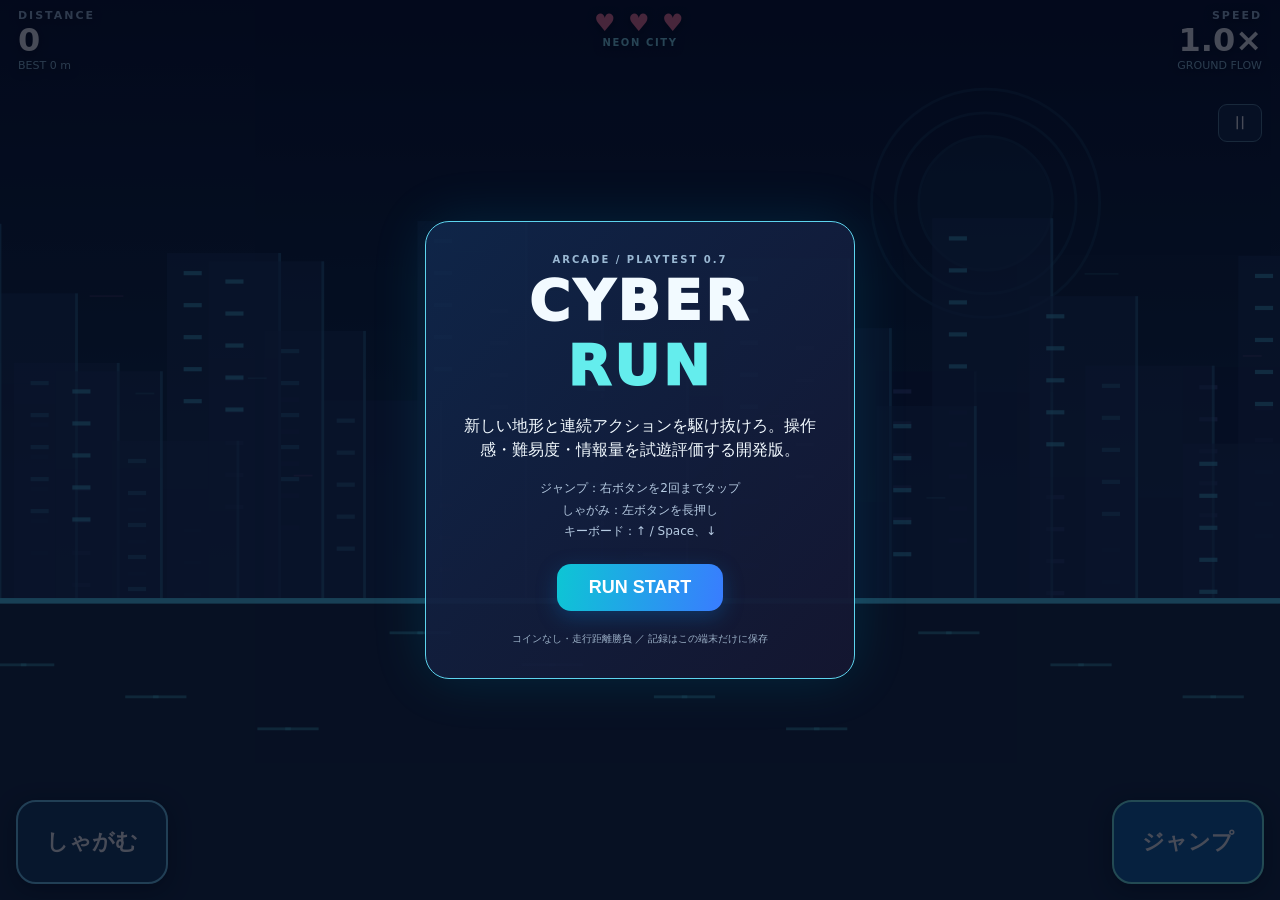
<file: playtest-v07/index.html>
<!doctype html>
<html lang="ja">
<head>
<meta charset="utf-8">
<meta name="viewport" content="width=device-width, initial-scale=1, maximum-scale=1, viewport-fit=cover, user-scalable=no">
<meta name="theme-color" content="#070d20">
<title>CYBER RUN V0.7 — 試遊版</title>
<meta name="robots" content="noindex,nofollow">
<style>
:root{color-scheme:dark;--cyan:#65eeef;--purple:#c185ff;--cream:#f2faff}
*{box-sizing:border-box;-webkit-tap-highlight-color:transparent}
html,body{margin:0;width:100%;height:100%;overflow:hidden;background:#070d20;color:var(--cream);font-family:system-ui,-apple-system,"Hiragino Kaku Gothic ProN",sans-serif;touch-action:none;overscroll-behavior:none;-webkit-user-select:none;user-select:none}
canvas{width:100vw;height:100dvh;display:block;touch-action:none}
#hud{position:fixed;top:max(9px,env(safe-area-inset-top));left:max(18px,env(safe-area-inset-left));right:max(18px,env(safe-area-inset-right));display:flex;justify-content:space-between;align-items:flex-start;z-index:3;pointer-events:none;gap:10px;text-shadow:0 2px 8px #020817}
.metric{min-width:100px;display:flex;flex-direction:column}.metric.right{text-align:right}.metric span{font-size:11px;letter-spacing:.18em;color:#a6c3dd;font-weight:800}.metric strong{font-variant-numeric:tabular-nums;font-size:clamp(20px,3.8vw,32px);line-height:1.15;color:#fff}.metric small{font-size:11px;color:#98c9e0}.center-hud{text-align:center}#hearts{font-size:clamp(16px,3vw,24px);color:#ff7899;white-space:nowrap;letter-spacing:.1em}#region{font-size:10px;letter-spacing:.16em;color:#8be5f5;font-weight:700}
#controls{position:fixed;inset:auto max(16px,env(safe-area-inset-right)) max(16px,env(safe-area-inset-bottom)) max(16px,env(safe-area-inset-left));display:flex;justify-content:space-between;pointer-events:none;z-index:4}.control{pointer-events:auto;touch-action:none;border:2px solid #76d4fa;border-radius:20px;width:clamp(100px,20vw,152px);height:clamp(58px,16vh,84px);font-size:clamp(15px,2.5vw,22px);font-weight:900;color:white;box-shadow:0 6px 20px #02081988;background:#184269ec}.control.jump{background:#126cafee;border-color:#7bfcf2}.control:active,.control.pressed{transform:scale(.96);filter:brightness(1.3)}#pause{position:fixed;z-index:4;top:104px;right:max(18px,env(safe-area-inset-right));background:#162c4dce;color:white;border:1px solid #58859a;border-radius:9px;padding:6px 12px;font-size:18px;touch-action:manipulation}
#overlay{position:fixed;inset:0;display:grid;place-items:center;background:#020818b9;z-index:6;padding:15px}#overlay.hidden{display:none}#panel{width:min(430px,90vw);max-height:95dvh;overflow:auto;text-align:center;border:1px solid #5dd4ee;border-radius:24px;padding:clamp(20px,4vh,32px);background:linear-gradient(135deg,#10274be8,#151631ed);box-shadow:0 0 55px #0bc5e622}h1{margin:3px 0 12px;font-size:clamp(34px,6vw,56px);letter-spacing:.06em;font-weight:950}h1 em{color:#64eded;font-style:normal}.eyebrow{font-size:10px;letter-spacing:.2em;color:#9ab8d3;font-weight:700}#message{font-size:16px;line-height:1.5}.hint{font-size:12px;line-height:1.8;color:#b6cbe2}#primary{border:0;border-radius:14px;background:linear-gradient(100deg,#0dc6d4,#397cff);padding:13px 32px;margin:9px 0;color:white;font-weight:900;font-size:18px;box-shadow:0 6px 20px #0c63aa66}.sub{font-size:10px;color:#9cb2c8;margin-top:12px}
@media (max-height:330px){#pause{top:88px}#region,.metric small{display:none}#panel{padding:12px}.hint{margin:6px 0}.control{height:52px}h1{font-size:28px}}

</style>
</head>
<body>
<canvas id="game" aria-label="CYBER RUN game"></canvas>
<header id="hud" aria-live="off">
  <div class="metric"><span>DISTANCE</span><strong id="score">0</strong><small id="best">BEST 0 m</small></div>
  <div class="center-hud"><div id="hearts">♥ ♥ ♥</div><div id="region">NEON CITY</div></div>
  <div class="metric right"><span>SPEED</span><strong id="speed">1.0×</strong><small id="distance">GROUND FLOW</small></div>
</header>
<div id="controls"><button id="duck" class="control duck" aria-label="しゃがむ">しゃがむ</button><button id="jump" class="control jump" aria-label="ジャンプ">ジャンプ</button></div>
<button id="pause" aria-label="一時停止">Ⅱ</button>
<div id="overlay" role="dialog" aria-modal="true"><section id="panel">
  <div class="eyebrow">ARCADE / PLAYTEST 0.7</div>
  <h1>CYBER <em>RUN</em></h1>
  <p id="message">新しい地形と連続アクションを駆け抜けろ。操作感・難易度・情報量を試遊評価する開発版。</p>
  <p class="hint">ジャンプ：右ボタンを2回までタップ<br>しゃがみ：左ボタンを長押し<br>キーボード：↑ / Space、↓</p>
  <button id="primary">RUN START</button>
  <div class="sub">コインなし・走行距離勝負 ／ 記録はこの端末だけに保存</div>
</section></div>
<script>globalThis.CYBER_RUN_V07_EXPERIMENTAL=true;</script>
<script>
/* CYBER RUN v0.6 — action-first courses with shared physics and one-way platforms.
 * Units: logical canvas pixels, 120 Hz simulation. No dependencies or remote services.
 */
(function(root,factory){const api=factory();if(typeof module==='object'&&module.exports)module.exports=api;root.CyberRunCore=api})(typeof globalThis!=='undefined'?globalThis:this,function(){
'use strict';
const GROUND=370,GRAVITY=1900,FIRST_JUMP=690,SECOND_JUMP=640,SPRING_JUMP=930,BASE_SPEED=400,MAX_SPEED=1150;
const BODY_W=21,HITBOX_OFFSET_X=6,STAND_H=48,DUCK_H=27,MIN_SECOND_JUMP=.11,DT=1/120;
// Duck-gate fills the reachable jumping lane but leaves an honest crouch-height opening.
// Unlike optional bars, its full collision silhouette extends above maximum ground jump.
const DUCK_GATE_OPENING=28,DUCK_GATE_TOP=GROUND-300;
const PATTERNS=[
 // 'script' records the intended action sequence, not the only valid route.
 {name:'street-pulse',theme:'GROUND FLOW',duration:2.20,weight:4,script:[[.22,'jump'],[1.04,'jump']],hazards:[[.48,'low'],[1.31,'low']]},
 {name:'duck-switch',theme:'GROUND FLOW',duration:2.17,weight:4,script:[[.23,'jump'],[.87,'duck-on'],[1.50,'duck-off']],hazards:[[.48,'low'],[1.28,'bar']]},
 {name:'reverse-switch',theme:'GROUND FLOW',duration:2.17,weight:4,script:[[.15,'duck-on'],[.62,'duck-off'],[.84,'jump']],hazards:[[.45,'duck-gate'],[1.14,'low']]},
 {name:'tunnel-run',theme:'TUNNEL FLOW',duration:2.28,weight:3,script:[[.14,'duck-on'],[1.15,'duck-off'],[1.26,'jump']],hazards:[[.45,'duck-gate'],[.87,'bar'],[1.60,'low']]},
 {name:'double-boost',theme:'AIR FLOW',duration:2.25,weight:2.5,minTime:5,script:[[.24,'jump'],[.49,'jump']],hazards:[[.83,'tall']]},
 {name:'sky-bridge',theme:'SKY FLOW',duration:2.29,weight:6,minTime:0,script:[[.20,'jump']],platforms:[[.48,1.42,80]],hazards:[[.99,'low'],[1.25,'low']]},
 {name:'sky-crouch',theme:'SKY FLOW',duration:2.35,weight:4.5,minTime:3,script:[[.18,'jump'],[.93,'duck-on'],[1.38,'duck-off']],platforms:[[.45,1.49,77]],hazards:[[1.17,'platform-bar',0],[1.18,'low']]},
 {name:'fall-and-hop',theme:'SKY FLOW',duration:2.53,weight:3.2,minTime:6,script:[[.18,'jump'],[1.47,'jump']],platforms:[[.45,1.10,77]],hazards:[[.78,'low'],[1.79,'low']]},
 {name:'tunnel-to-sky',theme:'SKY FLOW',duration:2.67,weight:3,minTime:8,script:[[.23,'duck-on'],[.60,'duck-off'],[.79,'jump']],platforms:[[1.00,1.91,81]],hazards:[[.44,'bar'],[1.41,'low'],[1.70,'low']]},
 {name:'sky-gap',theme:'SKY FLOW',duration:2.30,weight:2,minTime:15,script:[[.20,'jump']],platforms:[[.48,1.43,80]],hazards:[[.83,'low']],gaps:[[1.06,58]]},
 {name:'rhythm-three',theme:'GROUND FLOW',duration:2.90,weight:3,minTime:10,script:[[.19,'jump'],[.93,'duck-on'],[1.34,'duck-off'],[1.47,'jump']],hazards:[[.44,'low'],[1.15,'bar'],[1.75,'low']]},
 {name:'sky-low-high',theme:'SKY FLOW',duration:2.65,weight:2.5,minTime:17,script:[[.20,'jump'],[1.47,'jump']],platforms:[[.49,1.13,82]],hazards:[[.87,'low'],[1.83,'low']]},

 // Dense, action-distinct motifs. Scripts are witnessed and rejected at build time if unsafe.
 {name:'triple-strike',theme:'GROUND RHYTHM',duration:3.17,weight:3.7,minTime:3,
  script:[[.20,'jump'],[1.04,'jump'],[1.87,'jump']],hazards:[[.45,'low'],[1.31,'low'],[2.15,'low']]},
 {name:'duck-weave',theme:'TUNNEL FLOW',duration:2.96,weight:4.2,minTime:2,
  script:[[.11,'duck-on'],[.57,'duck-off'],[.73,'jump'],[1.48,'duck-on'],[2.12,'duck-off']],
  hazards:[[.40,'duck-gate'],[1.04,'low'],[1.82,'bar']]},
 {name:'beam-chase',theme:'TUNNEL FLOW',duration:2.57,weight:3.7,minTime:5,
  script:[[.14,'duck-on'],[1.02,'duck-off'],[1.21,'jump']],
  hazards:[[.40,'bar'],[.77,'duck-gate'],[1.46,'low']]},
 {name:'platform-weave',theme:'SKY FLOW',duration:2.68,weight:6.3,minTime:2,
  script:[[.18,'jump'],[.91,'duck-on'],[1.36,'duck-off'],[1.66,'jump']],
  platforms:[[.46,1.38,79]],hazards:[[.93,'low'],[1.14,'platform-bar',0],[1.98,'low']]},
 {name:'drop-and-duck',theme:'SKY FLOW',duration:3.05,weight:3.5,minTime:7,
  script:[[.18,'jump'],[1.44,'duck-on'],[1.90,'duck-off'],[2.06,'jump']],
  platforms:[[.46,1.03,79]],hazards:[[.85,'low'],[1.70,'duck-gate'],[2.33,'low']]},
 {name:'pulse-drone',theme:'MOTION FLOW',duration:2.81,weight:4.1,minTime:4,
  script:[[.12,'duck-on'],[.75,'duck-off'],[.91,'jump'],[1.70,'duck-on'],[2.23,'duck-off']],
  hazards:[[.42,'moving'],[1.20,'low'],[2.02,'duck-gate']]},
 {name:'aerial-surge',theme:'SKY FLOW',duration:2.73,weight:3.8,minTime:10,
  script:[[.17,'jump'],[.98,'jump'],[1.89,'duck-on'],[2.27,'duck-off']],
  platforms:[[.46,1.12,78]],hazards:[[.83,'low'],[1.40,'low'],[2.07,'bar']]},
 {name:'spring-overdrive',theme:'BOOST FLOW',duration:2.72,weight:3.8,minTime:6,
  script:[[1.80,'duck-on'],[2.24,'duck-off']],pads:[[.38,46]],hazards:[[.86,'tall'],[2.03,'bar']]},
 {name:'spring-to-sky',theme:'BOOST FLOW',duration:2.81,weight:3.0,minTime:10,
  script:[[1.22,'duck-on'],[1.69,'duck-off']],pads:[[.31,46]],
  platforms:[[.81,1.68,110]],hazards:[[1.48,'platform-bar',0],[1.37,'low']]},
 // Two-height courses are genuinely different traversals: the witnessed path
 // touches BOTH suspended floors, then releases naturally into the next section.
 {name:'sky-stepdown',theme:'SKY FLOW',duration:2.78,weight:3.0,minTime:8,
  script:[[.19,'jump'],[1.48,'jump']],platforms:[[.47,1.02,85],[1.12,1.63,45]],
  hazards:[[.77,'low'],[1.83,'low']]},
 {name:'sky-stepduck',theme:'SKY FLOW',duration:2.88,weight:2.8,minTime:12,
  script:[[.19,'jump'],[1.37,'duck-on'],[1.77,'duck-off'],[1.92,'jump']],
  platforms:[[.46,1.05,80],[1.12,1.88,45]],
  hazards:[[.80,'low'],[1.60,'platform-bar',1],[2.23,'low']]},
 // Higher-distance mastery bursts: several alternating commands in one continuous flow.
 {name:'rhythm-five',theme:'RHYTHM BURST',duration:3.52,weight:4.8,minTime:12,
  script:[[.13,'jump'],[.84,'duck-on'],[1.23,'duck-off'],[1.31,'jump'],[2.01,'duck-on'],[2.40,'duck-off'],[2.50,'jump']],
  hazards:[[.43,'low'],[1.07,'bar'],[1.61,'low'],[2.25,'bar'],[2.80,'low']]},
 {name:'overdrive-rhythm',theme:'RHYTHM BURST',duration:4.56,weight:6.0,minTime:40,
  script:[[.13,'jump'],[.84,'duck-on'],[1.23,'duck-off'],[1.31,'jump'],[2.01,'duck-on'],[2.40,'duck-off'],[2.50,'jump'],[3.21,'duck-on'],[3.60,'duck-off'],[3.68,'jump']],
  hazards:[[.43,'low'],[1.07,'bar'],[1.61,'low'],[2.25,'bar'],[2.80,'low'],[3.45,'bar'],[4.00,'low']]},
 // Ascending aerial routes: land on a low platform, jump to a HIGHER one,
 // then exit naturally. The alternate adds a ceiling on the second level.
 {name:'sky-ascend',theme:'SKY CLIMB',duration:3.10,weight:3.9,minTime:12,
  script:[[.19,'jump'],[.89,'jump']],platforms:[[.46,1.19,75],[1.32,2.10,142]],
  hazards:[[.81,'low'],[1.81,'low']]},
 {name:'sky-ascend-duck',theme:'SKY CLIMB',duration:3.15,weight:3.9,minTime:15,
  script:[[.19,'jump'],[.89,'jump'],[1.65,'duck-on'],[2.15,'duck-off']],
  platforms:[[.46,1.20,75],[1.32,2.25,142]],
  hazards:[[.81,'low'],[1.91,'platform-bar',1]]},
 {name:'breather',theme:'RECOVERY',duration:1.12,weight:.15,script:[],hazards:[]},
];
function speedAt(seconds){return Math.min(MAX_SPEED,BASE_SPEED+Math.max(0,seconds)*7.5)}
function timeToTravel(seconds,distance){
 const v=speedAt(seconds),a=7.5,cap=(MAX_SPEED-v)/a,capDistance=v*cap+.5*a*cap*cap;
 if(distance<=capDistance)return (Math.sqrt(v*v+2*a*distance)-v)/a;
 return cap+(distance-capDistance)/MAX_SPEED;
}
function randomizer(seed){let n=seed>>>0;return function(){n=(Math.imul(n,1664525)+1013904223)>>>0;return n/4294967296}}
function overlap(a,b){return a.x<b.x+b.w&&a.x+a.w>b.x&&a.y<b.y+b.h&&a.y+a.h>b.y}
function intersectsGap(rect,g){return rect.x+rect.w*.77>g.x&&rect.x+rect.w*.23<g.x+g.w}
function rectAt(x,bottom,duck){const h=duck?DUCK_H:STAND_H;return{x,y:bottom-h+4,w:BODY_W,h:h-7}}
function hazardAt(h,time){return h.kind==='moving'?{...h,y:GROUND-87+Math.sin(time*3.5+h.phase)*27}:h}
function makeRunner(x=0){return{x,bottom:GROUND,vy:0,jumps:0,duck:false,support:'ground',coyote:0,jumpBuffer:0,lastJump:-100,hp:3}}
function isSupported(state){return state.support!==null}
function physicsStep(p,dt,x,platforms,gaps,duckHeld,jumpRequested,time,rescue=0,pads=[]){
 const prevBottom=p.bottom,wasSupported=p.support!==null;
 p.x=x;
 if(jumpRequested)p.jumpBuffer=.105;else p.jumpBuffer=Math.max(0,p.jumpBuffer-dt);
 p.coyote=Math.max(0,p.coyote-dt);
 if(p.jumpBuffer>0&&p.jumps<2&&time-p.lastJump>=MIN_SECOND_JUMP&&(p.jumps>0||wasSupported||p.coyote>0)){
  const first=p.jumps===0;p.vy=-(first?FIRST_JUMP:SECOND_JUMP);p.jumps++;p.lastJump=time;p.support=null;p.coyote=0;p.jumpBuffer=0;
 }
 p.duck=!!duckHeld&&p.jumps===0&&p.support!==null;
 p.vy+=GRAVITY*dt;
 p.bottom+=p.vy*dt;
 let landing=null;
 if(p.vy>=0){
  for(const platform of platforms){
   // Only collide when descending across the upper face: jump from underneath passes through.
   if(prevBottom<=platform.y+.001&&p.bottom>=platform.y&&x+HITBOX_OFFSET_X+BODY_W*.86>platform.x&&x+HITBOX_OFFSET_X+BODY_W*.14<platform.x+platform.w){
    if(!landing||platform.y<landing.y)landing={y:platform.y,id:platform.id};
   }
  }
  if(prevBottom<=GROUND+.001&&p.bottom>=GROUND){
   const feet=rectAt(x+HITBOX_OFFSET_X,p.bottom,p.duck);
   if(rescue>0||!gaps.some(g=>intersectsGap(feet,g))){if(!landing||GROUND<landing.y)landing={y:GROUND,id:'ground'}}
  }
 }
 if(landing){
  const spring=landing.id==='ground'&&pads.find(pad=>x+HITBOX_OFFSET_X+BODY_W*.86>pad.x&&x+HITBOX_OFFSET_X+BODY_W*.14<pad.x+pad.w);
  if(spring){p.bottom=GROUND;p.vy=-SPRING_JUMP;p.jumps=1;p.support=null;p.coyote=0;p.duck=false;p.jumpBuffer=0}
  else {p.bottom=landing.y;p.vy=0;p.jumps=0;p.support=landing.id;p.coyote=.075;p.duck=!!duckHeld; /* Retain a buffered jump through touchdown. */}
 }
 else {p.support=null;if(wasSupported&&p.jumps===0)p.coyote=.075;if(p.jumps===0&&p.coyote<=0)p.jumps=1;p.duck=false}
 return p;
}
function buildPattern(x,seconds,speed,pattern,rng,riff=0){
 const duration=pattern.duration;
 const distance=t=>{
  // Travel at the real acceleration curve, not the speed sampled at chunk entry.
  const initial=Math.max(0,Math.min(MAX_SPEED,BASE_SPEED+seconds*7.5));
  const untilCap=(MAX_SPEED-initial)/7.5;
  const rising=Math.min(t,Math.max(0,untilCap));
  return initial*rising+3.75*rising*rising+MAX_SPEED*Math.max(0,t-rising);
 };
 const platforms=(pattern.platforms||[]).map(([a,b,height],i)=>({id:pattern.name+':'+i,x:x+distance(a),w:distance(b-a),y:GROUND-height,kind:'one-way'}));
 // Micro-riffs change the relative timing of existing hazards, not the move script.
 // Variants must be independently certified against the real runner physics.
 const hazards=[];let hazardIndex=0;
 for(const [at,kind,extra] of pattern.hazards){
  const timingShift=riff===1?(hazardIndex%2?-.014:.016):
   riff===2?(hazardIndex%2?.016:-.014):
   riff===3?(hazardIndex%3===0?.024:-.012):0;
  hazardIndex++;
  const sz={low:[32,36,GROUND-36],bar:[69,29,GROUND-64],'duck-gate':[84,GROUND-DUCK_GATE_OPENING-DUCK_GATE_TOP,DUCK_GATE_TOP],tall:[40,158,GROUND-158],moving:[34,28,GROUND-87],
   'platform-bar':[65,28,GROUND-(pattern.platforms?.[extra]?.[2]||80)-62]};
  const [w,h,y]=sz[kind];hazards.push({x:x+distance(at+timingShift)-w/2,y,w,h,kind,phase:0});
 }
 const pads=(pattern.pads||[]).map(([at,width],i)=>({id:pattern.name+':spring:'+i,x:x+distance(at)-width/2,w:width,y:GROUND,kind:'spring'}));
 const gaps=(pattern.gaps||[]).map(([at,width])=>({x:x+distance(at)-width/2,w:width}));
 return {type:pattern.name,theme:pattern.theme,x,length:distance(duration),seconds,speed,hazards,gaps,platforms,pads,pickups:[],script:pattern.script,pattern,riff};
}
// Replays a desired movement sequence using the SAME physics tick as the game, checking
// environment collision and cross-boundary grounded handoff. No search on the iPad.
function replayPattern(segment,opts={}){
 const dt=DT,offset=opts.offset||0,x0=segment.x,initialTime=segment.seconds;
 const pattern=segment.pattern||PATTERNS.find(p=>p.name===segment.type);
 if(!pattern)return {ok:false,reason:'unknown pattern'};
 // Verify independent per-action input drift; the chronological order may change.
 const events=(pattern.script||[]).map((event,i)=>[event[0]+(opts.actionOffsets?.[i]||0),event[1]]).sort((a,b)=>a[0]-b[0]);
 const runner=makeRunner(x0);let time=0,covered=0,next=0,duck=false,steps=0;
 const route=[];
 const maxSteps=Math.max(1000,Math.ceil((pattern.duration||0)/dt)+90);
 while(covered<segment.length&&steps++<maxSteps){
  let request=false;
  while(next<events.length&&events[next][0]+offset<=time+1e-6){const action=events[next++][1];if(action==='jump')request=true;else if(action==='duck-on')duck=true;else if(action==='duck-off')duck=false}
  covered+=speedAt(initialTime+time)*dt;
  const worldX=x0+covered;
  physicsStep(runner,dt,worldX,segment.platforms,segment.gaps,duck,request,initialTime+time,0,segment.pads);
  const rect=rectAt(worldX+HITBOX_OFFSET_X,runner.bottom,runner.duck);
  if(runner.bottom>GROUND+10)return {ok:false,reason:'fell',time,worldX};
  if(segment.hazards.some(h=>overlap(rect,hazardAt(h,initialTime+time))))return {ok:false,reason:'hazard',time,worldX};
  if(opts.trace)route.push({time,worldX,bottom:runner.bottom,jumps:runner.jumps,support:runner.support,duck:runner.duck});
  time+=dt;
 }
 if(steps>=maxSteps||runner.support!=='ground'||runner.jumps!==0)return {ok:false,reason:'bad handoff',time,bottom:runner.bottom,support:runner.support};
 return {ok:true,time,steps,route};
}
function verifyPattern(p,seconds,opts={}){
 const segment=buildPattern(0,seconds,speedAt(seconds),p,randomizer(123));
 const offsets=opts.offsets||[0,.025,-.025];
 return offsets.every(offset=>replayPattern(segment,{offset}).ok);
}

// V0.7 experimental: PLAN CONTROLS -> SIMULATE ACTUAL RUNNER -> PLACE TERRAIN.
// Legacy motif library remains as a fallback while human-time-jitter QA is expanded.
function trajectoryTrace(events,duration,seconds,platforms=[]){
 const p=makeRunner(0),trace=[],dt=DT;let next=0,duck=false;
 const distance=t=>{const v=speedAt(seconds),cap=(MAX_SPEED-v)/7.5,rise=Math.min(t,Math.max(0,cap));return v*rise+3.75*rise*rise+MAX_SPEED*Math.max(0,t-rise)};
 for(let frame=0;frame<Math.ceil(duration/dt);frame++){
  const t=frame*dt;let jump=false;
  while(next<events.length&&events[next][0]<=t+1e-6){const action=events[next++][1];if(action==='jump')jump=true;else if(action==='duck-on')duck=true;else if(action==='duck-off')duck=false}
  const x=distance(t+dt);
  physicsStep(p,dt,x,platforms,[],duck,jump,seconds+t);
  trace.push({t,x,bottom:p.bottom,duck:p.duck,jumps:p.jumps,support:p.support});
  if(p.bottom>GROUND+10)return null;
 }
 return p.support==='ground'?trace:null;
}
function trajectoryComposition(seconds,rng){
 const moves=['vault','slide','double','gap','slide-vault','vault-slide','sky-line','sky-stair'];
 const pressure=Math.min(1,seconds/100),count=4+Math.floor(rng()*2)+Math.floor(pressure);
 // Shorter links between distinct actions, not artificially faster jump physics.
 const bridge=seconds>=55?.15:seconds>=20?.055:0;
 const script=[],needs=[];let cursor=.18,last='',skyIndex=0,stairCount=0,skyFloorCount=0;
 for(let i=0;i<count;i++){
  let choices=moves.slice();
  if(seconds<9)choices=choices.filter(v=>v!=='double'&&v!=='sky-line'&&v!=='sky-stair');
  if(seconds<20)choices=choices.filter(v=>v!=='sky-stair');
  let name=choices[Math.floor(rng()*choices.length)];
  if(name===last)name=choices[(choices.indexOf(name)+2)%choices.length];
  // Bound repeated multi-floor height solves. One segment can still contain
  // a real two-tier stair with a raised crouch, or two simpler sky landings.
  if(name==='sky-stair'&&stairCount>0)name='slide-vault';
  if((name==='sky-stair'?2:name==='sky-line'?1:0)+skyFloorCount>2)name='vault-slide';
  if(name==='sky-stair'){stairCount++;skyFloorCount+=2}
  else if(name==='sky-line')skyFloorCount++;
  last=name;const t=cursor;
  const act=(at,action)=>script.push([at,action]);
  const want=(kind,start,end,index=null)=>needs.push({kind,start,end,index});
  if(name==='sky-stair'){
   // Plan actions before terrain: low landing -> jump to high landing ->
   // crouch under an elevated beam -> fall naturally to ground.
   act(t,'jump');act(t+.87,'jump');act(t+1.48,'duck-on');act(t+2.06,'duck-off');
   const first=skyIndex++,second=skyIndex++;
   want('platform',t+.29,t+1.08,first);
   want('platform',t+1.24,t+1.93,second);
   want('platform-bar',t+1.73,t+1.80,second);
   cursor=t+2.56-bridge;
  }else if(name==='sky-line'){
   act(t,'jump');act(t+.98,'jump');const index=skyIndex++;
   want('platform',t+.28,t+1.50,index);
   want('platform-low',t+1.35,t+1.46,index);cursor=t+2.12-bridge;
  }else if(name==='slide'){
   act(t,'duck-on');act(t+.56,'duck-off');want('duck-gate',t+.24,t+.35);cursor=t+.84-bridge;
  }else if(name==='vault'){
   act(t,'jump');want('low',t+.29,t+.38);cursor=t+.92-bridge;
  }else if(name==='double'){
   act(t,'jump');act(t+.36,'jump');want('tall',t+.69,t+.87);cursor=t+1.58-bridge;
  }else if(name==='gap'){
   act(t,'jump');want('gap',t+.30,t+.42);cursor=t+.92-bridge;
  }else if(name==='slide-vault'){
   act(t,'duck-on');act(t+.57,'duck-off');act(t+.79,'jump');
   want('duck-gate',t+.25,t+.37);want('low',t+1.10,t+1.21);cursor=t+1.69-bridge;
  }else{
   act(t,'jump');act(t+.94,'duck-on');act(t+1.50,'duck-off');
   want('low',t+.30,t+.38);want('bar',t+1.19,t+1.31);cursor=t+1.77-bridge;
  }
 }
 script.sort((a,b)=>a[0]-b[0]);return {script,needs,duration:cursor+.18,count};
}
function composeTrajectoryAttempt(x,seconds,rng){
 const plan=trajectoryComposition(seconds,rng);
 const pilot=trajectoryTrace(plan.script,plan.duration,seconds);
 if(!pilot)return null;
 const distance=t=>{const v=speedAt(seconds),cap=(MAX_SPEED-v)/7.5,rise=Math.min(t,Math.max(0,cap));return v*rise+3.75*rise*rise+MAX_SPEED*Math.max(0,t-rise)};
 const platforms=[];
 for(const need of plan.needs.filter(n=>n.kind==='platform')){
  // Successive floors are derived from the trace AFTER earlier landings.
  // The simulation uses segment-local X, terrain uses world X.
  const staged=platforms.length?
    trajectoryTrace(plan.script,plan.duration,seconds,platforms.map(p=>({...p,x:p.x-x}))):pilot;
  if(!staged)return null;
  const ref=staged.find(p=>p.t>=need.start+.30);if(!ref)return null;
  const y=Math.round(ref.bottom);
  if(y>GROUND-55||y<GROUND-150)return null;
  platforms.push({id:'trace-route:'+platforms.length,x:x+distance(need.start),w:distance(need.end)-distance(need.start),y,kind:'one-way'});
 }
 const trace=platforms.length?trajectoryTrace(plan.script,plan.duration,seconds,platforms.map(p=>({...p,x:p.x-x}))):pilot;
 if(!trace)return null;
 const name='trace-route';
 const pattern={name,theme:platforms.length?'SKY TRACE':'KINETIC TRACE',duration:plan.duration,weight:1,script:plan.script,hazards:[],gaps:[],platforms:platforms.map(p=>[0,0,GROUND-p.y]),pads:[]};
 const obstacles=[],gaps=[];
 for(const need of plan.needs){
  if(need.kind==='platform')continue;
  const options=trace.filter(p=>p.t>=need.start&&p.t<=need.end&&(
   need.kind==='platform-bar'?p.duck&&p.support===platforms[need.index]?.id:
   need.kind==='platform-low'?p.bottom<=platforms[need.index].y-50:
   (need.kind==='bar'||need.kind==='duck-gate')?p.duck&&p.support!==null:
   need.kind==='tall'?p.bottom<=GROUND-170:
   need.kind==='gap'?p.bottom<=GROUND-70:p.bottom<=GROUND-65));
  if(!options.length)return null;
  const target=options[Math.floor(options.length*.48)],wx=x+target.x;
  if(need.kind==='gap'){
   const width=44+speedAt(seconds+target.t)*.035;
   gaps.push({x:wx-width/2,w:width});
   pattern.gaps.push([target.t,width]);
  }else{
   const sizes={low:[32,36,GROUND-36],bar:[69,29,GROUND-64],'duck-gate':[84,GROUND-DUCK_GATE_OPENING-DUCK_GATE_TOP,DUCK_GATE_TOP],tall:[40,142,GROUND-142],
    'platform-low':[35,28,platforms[need.index]?.y-28],
    'platform-bar':[52,28,platforms[need.index]?.y-62]};
   const [w,h,y]=sizes[need.kind];obstacles.push({x:wx-w/2,w,h,y,kind:need.kind,phase:0});
   pattern.hazards.push([target.t,need.kind]);
  }
 }
 const segment={type:name,theme:pattern.theme,x,length:distance(plan.duration),seconds,speed:speedAt(seconds),hazards:obstacles,gaps,
  platforms,pads:[],pickups:[],script:plan.script,pattern,riff:0,origin:'trajectory-first',planCount:plan.count};
 // Reuse actual game physics; do not allow a route with no certified solution.
 if(![0,-.02,.02,-.04,.04].every(offset=>replayPattern(segment,{offset}).ok))return null;
 // No decorative fake platforms: every created floor must actually be landed on.
 if(platforms.length){
  const route=replayPattern(segment,{trace:true}).route;
  const touched=new Set(route.filter(p=>p.support&&p.support!=='ground').map(p=>p.support));
  if(!platforms.every(p=>touched.has(p.id)))return null;
 }
 // Denser links must survive independent action timing changes, not only a
 // uniform shift that unrealistically preserves every relative input gap.
 if(seconds>=20){
  const events=plan.script;
  const probes=[
   events.map((_,i)=>i%2===0?.10:-.10),
   events.map((_,i)=>i%2===0?-.10:.10),
   events.map((_,i)=>((Math.imul(i+17,1103515245)>>>24)/255-.5)*.20),
   events.map((_,i)=>((Math.imul(i+47,1664525)>>>24)/255-.5)*.20)
  ];
  if(!probes.every(actionOffsets=>replayPattern(segment,{actionOffsets}).ok))return null;
 }
 return segment;
}

function composeTrajectorySegment(x,seconds,rng){
 // Bounded retry of action plans rejected by landing, gap, and jitter checks.
 // Remains opt-in and never delays the stable V0.6 runner.
 for(let attempt=0;attempt<3;attempt++){
  const candidate=composeTrajectoryAttempt(x,seconds,rng);
  if(candidate)return candidate;
 }
 return null;
}
function makeSegment(x,seconds,rng,hp,recent={}){
 const speed=speedAt(seconds);
 // Experimental V0.7 route-first generator, with legacy motifs as safe fallback.
 if(typeof globalThis!=='undefined'&&globalThis.CYBER_RUN_V07_EXPERIMENTAL===true&&rng()<(seconds<10?.34:.73)){
  const composed=composeTrajectorySegment(x,seconds,rng);
  if(composed)return composed;
 }
 const allowed=PATTERNS.filter(p=>(p.minTime||0)<=seconds);
 // Recoveries appear intermittently, not repeated at random after every course.
 // Strong anti-repetition without fixing an exact sequence; a smooth pressure curve
 // alternates intense clusters and brief recovery beats.
 const target=2.65+.48*Math.sin(seconds*.18);
 const weighted=allowed.map(p=>{
  const difficulty=p.name==='breather'?.65:p.platforms?.length?3.2:p.hazards.length>=3?3.0:2.4;
  let weight=p.weight*Math.max(.20,1-Math.abs(target-difficulty)*.46);
  // Beyond the opening, prioritize more decisions per second, not just speed.
  const pressure=Math.min(1,Math.max(0,(seconds-12)/78));
  const active=(p.script||[]).filter(action=>action[1]==='jump'||action[1]==='duck-on').length;
  if(active>=4)weight*=1+pressure*2.0;
  else if(active>=3)weight*=1+pressure*.9;
  else if(active<=1&&p.name!=='breather')weight*=1-pressure*.5;
  if(p.name===recent.type)weight*=.025;
  if(p.theme===recent.theme)weight*=.32;
  if((recent.recentTypes||[]).includes(p.name))weight*=.46;
  if((recent.recentThemes||[]).includes(p.theme))weight*=.72;
  if(p.name==='breather'&&recent.type==='breather')weight*=.1;
  return {p,weight};
 });
 const total=weighted.reduce((sum,z)=>sum+z.weight,0);
 let needle=rng()*total,pattern=allowed[allowed.length-1];
 for(const {p,weight} of weighted){needle-=weight;if(needle<0){pattern=p;break}}
 // Pre-certified micro-riffs keep the action grammar intact while varying actual
 // obstacle timing. rhythm-three has less clearance and permits only safe riffs.
 const approvedRiffs=pattern.name==='rhythm-five'?[0,2]:
  pattern.name==='aerial-surge'?[0,1]:[0,1,2,3];
 const riff=approvedRiffs[Math.floor(rng()*approvedRiffs.length)];
 const segment=buildPattern(x,seconds,speed,pattern,rng,riff);
 // Healing is deliberately rare, random, and never spawns at full HP. No score pickups.
 if(hp<3&&seconds>20&&rng()<.0025){segment.pickups.push({x:x+speed*.10,y:GROUND-24,r:13,kind:'heart'})}
 return segment;
}
return {GROUND,GRAVITY,FIRST_JUMP,SECOND_JUMP,SPRING_JUMP,BASE_SPEED,MAX_SPEED,BODY_W,STAND_H,DUCK_H,DT,MIN_SECOND_JUMP,PATTERNS,
 speedAt,timeToTravel,trajectoryTrace,trajectoryComposition,composeTrajectorySegment,DUCK_GATE_TOP,DUCK_GATE_OPENING,randomizer,overlap,intersectsGap,rectAt,hazardAt,makeRunner,isSupported,physicsStep,buildPattern,replayPattern,verifyPattern,makeSegment,HITBOX_OFFSET_X};
});

</script>
<script>
/* CYBER RUN — animated neon stick runner, cosmetic only; no hitbox or game RNG changes. */
(function(root, factory) {
  const api=factory();
  if(typeof module==='object'&&module.exports)module.exports=api;
  root.CyberRunStickman=api;
})(typeof globalThis!=='undefined'?globalThis:this,function(){
  'use strict';
  const TAU=Math.PI*2;
  function point(x,y){return {x,y}}
  function pose({time=0, phase=null, intensity=0, duck=false, supported=true, jumps=0, vy=0, boost=false}={}) {
    // Origin is ground level under the stick figure. Crouch fits 27px.
    if(duck && supported){
      const bob=Math.sin(time*15)*.5;
      const head=point(5,-20.0+bob),shoulder=point(1,-15.5+bob),hip=point(-4,-9.5);
      return {type:'crouch',head,radius:5.2,shoulder,hip,
        arms:[[shoulder,point(8,-13),point(14,-12)], [shoulder,point(-7,-10),point(-11,-5)]],
        legs:[[hip,point(5,-6),point(11,-1)], [hip,point(-11,-5),point(-14,-1)]]};
    }
    // Integrated phase keeps the gait continuous as running speed increases.
    // Time is a fallback for independent animation preview and test harnesses.
    const running=supported,gaitPhase=Number.isFinite(phase)?phase:time*(19+11*Math.min(1,Math.max(0,intensity)));
    const s=Math.sin(gaitPhase),c=Math.cos(gaitPhase);
    const lean=running?1.3+intensity*2.5:vy<0?1:0;
    // One foot plants while the other swings, instead of two free-spinning legs.
    const bounce=running?(1.0+intensity)*Math.pow(Math.sin(gaitPhase),2):0;
    const head=point(lean+1,-40+bounce),shoulder=point(lean,-30+bounce),hip=point(-1,-18+bounce);
    let arms,legs,type;
    if(running){
      type='run';
      const stride=17+intensity*5, duty=.47-intensity*.04, lift=9+intensity*4;
      const smooth=u=>u*u*(3-2*u);
      function foot(phaseOffset){
        const u=((gaitPhase/6.283185307179586+phaseOffset)%1+1)%1;
        if(u<duty)return point(stride*(.5-u/duty),-1);
        const w=(u-duty)/(1-duty);
        return point(stride*(-.5+smooth(w)),-1-lift*Math.sin(Math.PI*w));
      }
      const nearFoot=foot(0),farFoot=foot(.5);
      const knee=(end,bend)=>point(hip.x+(end.x-hip.x)*.52+bend,-10+(end.y+1)*.22);
      legs=[[hip,knee(nearFoot,3),nearFoot],[hip,knee(farFoot,-2),farFoot]];
      arms=[
        [point(shoulder.x-2,shoulder.y),point(-4-nearFoot.x*.50,-24),point(-5-nearFoot.x*.67,-18)],
        [point(shoulder.x+2,shoulder.y),point(4-farFoot.x*.50,-24),point(6-farFoot.x*.67,-18)]
      ];
    }else if(boost || jumps>=2){
      type='double';
      arms=[[shoulder,point(-10,-35),point(-15,-40)], [shoulder,point(11,-36),point(16,-39)]];
      legs=[[hip,point(10,-16),point(9,-8)], [hip,point(-10,-17),point(-7,-8)]];
    }else{
      // No one-frame pose snap at the jump apex: blend limb joints with vertical
      // velocity while keeping the collision state and hitbox unchanged.
      const t=Math.max(0,Math.min(1,(vy+150)/330));
      const fallBlend=t*t*(3-2*t);
      const interpolate=(a,b)=>point(a.x+(b.x-a.x)*fallBlend,a.y+(b.y-a.y)*fallBlend);
      const jumpingArms=[[shoulder,point(-8,-36),point(-12,-41)], [shoulder,point(9,-36),point(13,-42)]];
      const fallingArms=[[shoulder,point(-10,-28),point(-14,-23)], [shoulder,point(10,-28),point(15,-24)]];
      const jumpingLegs=[[hip,point(7,-12),point(13,-7)], [hip,point(-7,-11),point(-5,-3)]];
      const fallingLegs=[[hip,point(5,-10),point(7,0)], [hip,point(-5,-10),point(-9,0)]];
      const blend=(a,b)=>a.map((limb,i)=>limb.map((joint,j)=>interpolate(joint,b[i][j])));
      type=vy<90?'jump':'fall';
      arms=blend(jumpingArms,fallingArms);
      legs=blend(jumpingLegs,fallingLegs);
    }
    return {type,head,radius:6.2,shoulder,hip,arms,legs};
  }
  function draw(ctx, x, bottom, state={}) {
    const p=pose(state);
    ctx.save();ctx.translate(x+18,bottom);
    ctx.lineCap='round';ctx.lineJoin='round';
    const ink='#081728', neon=state.boost?'#ffef9b':'#71ffe3';
    function limb(points,color,width){
      ctx.beginPath();ctx.moveTo(points[0].x,points[0].y);
      for(let i=1;i<points.length;i++)ctx.lineTo(points[i].x,points[i].y);
      ctx.strokeStyle=color;ctx.lineWidth=width;ctx.stroke();
    }
    for(let i=0;i<2;i++){
      limb(p.legs[i],ink,6.6);limb(p.legs[i],neon,3.2);
      limb(p.arms[i],ink,5.6);limb(p.arms[i],i===0?'#35c8dd':neon,2.8);
    }
    limb([p.hip,p.shoulder],ink,7.7);limb([p.hip,p.shoulder],neon,4.1);
    ctx.shadowColor=neon;ctx.shadowBlur=7;
    ctx.beginPath();ctx.arc(p.head.x,p.head.y,p.radius,0,TAU);
    ctx.fillStyle=ink;ctx.fill();ctx.strokeStyle=neon;ctx.lineWidth=3;ctx.stroke();
    ctx.shadowBlur=0;
    ctx.fillStyle='#eafff8';ctx.fillRect(p.head.x+2.1,p.head.y-1,2.5,2.5);
    ctx.fillStyle='#b9fff0';
    for(const limbPoints of [...p.legs,...p.arms]){
      const joint=limbPoints[1];ctx.beginPath();ctx.arc(joint.x,joint.y,1.7,0,TAU);ctx.fill();
    }
    ctx.restore();
    return p;
  }
  return {pose,draw};
});

</script>
<script>
(()=>{'use strict';
const Stick=window.CyberRunStickman;
const C=window.CyberRunCore,canvas=document.getElementById('game'),ctx=canvas.getContext('2d',{alpha:false}),$=id=>document.getElementById(id);if(!ctx||!C||!Stick){$('message').textContent='ゲームを初期化できませんでした。';return}
const ui={overlay:$('overlay'),msg:$('message'),start:$('primary'),score:$('score'),best:$('best'),distance:$('distance'),speed:$('speed'),hearts:$('hearts'),region:$('region'),duck:$('duck'),jump:$('jump')};
let viewW=960,viewH=540,s=1,dpr=1,ground=C.GROUND,state='menu',runner=null,segments=[],hazards=[],gaps=[],platforms=[],pads=[],pickups=[],seed=0,rng=null,spawnCursor=0,elapsed=0,travel=0,invuln=0,rescue=0,nextFrame=0,lastFrame=0,gameId=0,duckHeld=false,jumpQueued=false,localBest=0,currentRegion='NEON CITY',currentTheme='GROUND FLOW',previousCourse=null,floaters=[],trail=[],hitPulse=0,effects=[],jumpFlash=0,landFlash=0,boostFlash=0,flowFlash=0,cleanFlash=0,lastClean=-100,hudAccumulator=0,lastTheme='GROUND FLOW',gaitPhase=0,cleanStreak=0,streakFlash=0;
try{localBest=Number(localStorage.getItem('cyber-run-v07-distance-best'))||0}catch(_){/* storage may be blocked */}
function resize(){
 const w=Math.max(1,innerWidth),h=Math.max(1,innerHeight);
 // Give iPad-like landscape screens a wider preview window at high speed.
 s=w/h>1.10?Math.min(h/540,w/920):h/540;viewW=w/s;viewH=h/s;dpr=Math.min(2,devicePixelRatio||1);
 canvas.width=Math.round(w*dpr);canvas.height=Math.round(h*dpr);
 ctx.setTransform(dpr*s,0,0,dpr*s,0,0);ctx.imageSmoothingEnabled=true;
 // Keep the runner visible when a phone rotates mid-run. Shift all world objects
 // with the anchored runner so collision distances do not change on resize.
 if(runner){
  const safeX=Math.min(Math.max(86,viewW*.19)+6,Math.max(12,viewW-40));
  const shift=safeX-runner.x;
  if(shift!==0){
   runner.x=safeX;spawnCursor+=shift;
   for(const list of [segments,hazards,gaps,platforms,pads,pickups,floaters])
    for(const entity of list)entity.x+=shift;
  }
 }
}
addEventListener('resize',resize);resize();
// Screen-only particles do not affect obstacle randomization or collision.
// Cap count strictly for school iPad performance.
function burst(x,y,color,count,vx,vy){
 const seed=elapsed*47+travel*.03;
 for(let i=0;i<count;i++){
  const a=(i+.5)*2.399963+seed;
  const speed=40+(i%5)*20;
  effects.push({x,y,vx:vx+Math.cos(a)*speed,vy:vy+Math.sin(a)*speed*.65,
   life:.28+(i%4)*.055,max:.28+(i%4)*.055,color,size:i%3===0?3.5:2});
 }
 if(effects.length>64)effects.splice(0,effects.length-64);
}

function makeRunner(){return C.makeRunner(Math.max(86,viewW*.19)+6)}
function playerRect(){return C.rectAt(runner.x+C.HITBOX_OFFSET_X,runner.bottom,runner.duck)}
function isOnGround(){return C.isSupported(runner)}
function jump(){if(state!=='running')return;jumpQueued=true}
function setDuck(value){if(!runner)return;duckHeld=!!value&&state==='running';runner.duck=duckHeld&&isOnGround()&&runner.jumps===0;ui.duck.classList.toggle('pressed',duckHeld)}
function start(){gameId++;seed=((Date.now()^Math.floor(performance.now()*10000))>>>0)||1;rng=C.randomizer(seed);runner=makeRunner();segments=[];hazards=[];gaps=[];platforms=[];pads=[];pickups=[];spawnCursor=runner.x+C.speedAt(0)*1.45;elapsed=0;travel=0;invuln=0;rescue=0;duckHeld=false;jumpQueued=false;previousCourse=null;state='running';floaters=[];trail=[];effects=[];jumpFlash=0;landFlash=0;boostFlash=0;flowFlash=0;lastTheme='GROUND FLOW';gaitPhase=0;cleanStreak=0;streakFlash=0;cleanFlash=0;lastClean=-100;hudAccumulator=0;hitPulse=0;ui.start.textContent='もう一回';ui.overlay.classList.add('hidden');ui.best.textContent='BEST '+localBest.toLocaleString()+' m';lastFrame=performance.now();cancelAnimationFrame(nextFrame);nextFrame=requestAnimationFrame(frame)}
function pause(){if(state==='running'){state='paused';cancelAnimationFrame(nextFrame);nextFrame=0;ui.msg.textContent='一時停止中';ui.start.textContent='再開';ui.overlay.classList.remove('hidden');setDuck(false)}else if(state==='paused'){resume()}}
function resume(){if(state!=='paused')return;cancelAnimationFrame(nextFrame);nextFrame=0;state='running';ui.overlay.classList.add('hidden');lastFrame=performance.now();nextFrame=requestAnimationFrame(frame)}
ui.start.addEventListener('click',()=>state==='paused'?resume():start());$('pause').addEventListener('click',pause);
function bind(button,down,up){button.addEventListener('pointerdown',e=>{e.preventDefault();try{button.setPointerCapture(e.pointerId)}catch(_){}button.classList.add('pressed');down()});['pointerup','pointercancel','lostpointercapture'].forEach(type=>button.addEventListener(type,e=>{e.preventDefault();button.classList.remove('pressed');if(up)up()}))}
bind(ui.jump,jump);bind(ui.duck,()=>setDuck(true),()=>setDuck(false));
const keys=new Set();addEventListener('keydown',e=>{if(['ArrowUp','ArrowDown','Space'].includes(e.code))e.preventDefault();if(keys.has(e.code))return;keys.add(e.code);if(['ArrowUp','Space'].includes(e.code))jump();if(e.code==='ArrowDown')setDuck(true);if(e.code==='Escape'||e.code==='KeyP')pause()});addEventListener('keyup',e=>{keys.delete(e.code);if(e.code==='ArrowDown')setDuck(false)});addEventListener('blur',()=>{keys.clear();if(state==='running')pause()});document.addEventListener('visibilitychange',()=>{if(document.hidden&&state==='running')pause()});addEventListener('contextmenu',e=>e.preventDefault());
function createAhead(){let guard=0;while(spawnCursor<viewW+700&&guard++<10){const eta=C.timeToTravel(elapsed,Math.max(0,spawnCursor-(runner.x+C.HITBOX_OFFSET_X)));const segment=C.makeSegment(spawnCursor,elapsed+eta,rng,runner.hp,previousCourse||{});spawnCursor+=segment.length;
  const prior=previousCourse||{};
  previousCourse={type:segment.type,theme:segment.theme,
   recentTypes:[...(prior.recentTypes||[]),segment.type].slice(-3),
   recentThemes:[...(prior.recentThemes||[]),segment.theme].slice(-2)};
  segments.push(segment);hazards.push(...segment.hazards);gaps.push(...segment.gaps);pickups.push(...segment.pickups);platforms.push(...segment.platforms);pads.push(...segment.pads)}}
function hit(){if(invuln>0||state!=='running')return;cleanStreak=0;streakFlash=0;runner.hp--;invuln=1.35;hitPulse=.32;floaters.push({x:runner.x+16,y:runner.bottom-66,t:0,text:'−1 HP',color:'#ff819d'});if(runner.hp<=0)gameOver()}
function gameOver(){state='over';const metres=Math.floor(travel/9),newRecord=metres>localBest;
 if(newRecord){localBest=metres;try{localStorage.setItem('cyber-run-v07-distance-best',String(localBest))}catch(_){}}
 ui.msg.textContent=metres.toLocaleString()+' m 走破'+(newRecord?' — NEW BEST!':'');ui.start.textContent='もう一回';ui.overlay.classList.remove('hidden');setDuck(false)}
function step(dt){
 for(const f of floaters){f.t+=dt;f.y-=22*dt}floaters=floaters.filter(f=>f.t<.65);
 elapsed+=dt;hitPulse=Math.max(0,hitPulse-dt);invuln=Math.max(0,invuln-dt);rescue=Math.max(0,rescue-dt);
 jumpFlash=Math.max(0,jumpFlash-dt);landFlash=Math.max(0,landFlash-dt);boostFlash=Math.max(0,boostFlash-dt);flowFlash=Math.max(0,flowFlash-dt);cleanFlash=Math.max(0,cleanFlash-dt);streakFlash=Math.max(0,streakFlash-dt);
 for(const e of effects){e.x+=e.vx*dt;e.y+=e.vy*dt;e.vy+=170*dt;e.life-=dt}
 effects=effects.filter(e=>e.life>0);
 const speed=C.speedAt(elapsed),move=speed*dt;travel+=move;spawnCursor-=move;
 if(runner.support!==null&&!runner.duck)gaitPhase+=(18+17*Math.min(1,(speed-C.BASE_SPEED)/(C.MAX_SPEED-C.BASE_SPEED)))*dt;
 for(const list of [hazards,gaps,pickups,segments,platforms,pads])for(const obj of list)obj.x-=move;
 for(const h of hazards)if(h.kind==='moving')h.y=ground-87+Math.sin(elapsed*3.5+h.phase)*27;
 const before=playerRect(),overHole=gaps.some(g=>C.intersectsGap(before,g));
 if(overHole&&runner.support==='ground'&&rescue<=0){hit();rescue=1.0}
 // Keep the runner anchored at its screen x; world elements scroll left.
 const previousSupport=runner.support,previousVy=runner.vy,requested=jumpQueued;
 C.physicsStep(runner,dt,runner.x,platforms,gaps,duckHeld,jumpQueued,elapsed,rescue,pads);
 jumpQueued=false;
 if(previousVy>=0&&runner.vy<-800){boostFlash=.42;burst(runner.x+19,ground-6,'#ffe985',17,-55,-105)}
 else if(requested&&runner.vy<-500&&previousVy>-800){jumpFlash=.23;burst(runner.x+18,runner.bottom-3,'#66ffdd',8,-55,5)}
 if(previousSupport===null&&runner.support!==null&&previousVy>100){landFlash=.21;burst(runner.x+20,runner.bottom,'#94d9ff',10,-75,-42)}
 if(runner.bottom>ground+112){hit();runner.bottom=ground;runner.vy=0;runner.jumps=0;runner.support='ground';rescue=1.0;invuln=Math.max(invuln,1.4)}
 const body=playerRect();
 // Signal an especially tight clean pass with a small cosmetic burst.
 // This never changes distance scoring, collisions or procedural RNG.
 for(const h of hazards){
  const collider=C.hazardAt(h,elapsed);
  if(body.x<h.x+h.w&&body.x+body.w>h.x){
   const separation=Math.max(collider.y-(body.y+body.h),body.y-(collider.y+collider.h),0);
   if(!C.overlap(body,collider))h.closestClearance=Math.min(h.closestClearance??Infinity,separation);
  }
  if(!h._cleared&&h.x+h.w<body.x){
   h._cleared=true;
   // A clean-avoid streak is feedback, never score or a gameplay multiplier.
   if(!h._contacted&&invuln<=0){
    cleanStreak++;
    if(cleanStreak>=3&&cleanStreak%3===0){
     streakFlash=.70;
     burst(body.x+8,body.y+5,'#adfff0',7,-70,-10);
    }
   }
   if(invuln<=0&&Number.isFinite(h.closestClearance)&&h.closestClearance<=24&&elapsed-lastClean>.36){
    cleanFlash=.19;lastClean=elapsed;
    burst(body.x-5,body.y+body.h*.5,'#8ff5fa',5,-115,-6);
   }
  }
  if(C.overlap(body,collider)){h._contacted=true;hit();break}
 }
 for(const item of pickups){if(item.taken)continue;const midx=body.x+body.w/2,midy=body.y+body.h/2;
  if(Math.hypot(item.x-midx,item.y-midy)<item.r+17){item.taken=true;runner.hp=Math.min(3,runner.hp+1);floaters.push({x:item.x,y:item.y,t:0,text:'HP +1',color:'#ff819d'})}}
 hazards=hazards.filter(h=>h.x+h.w>-40);gaps=gaps.filter(g=>g.x+g.w>-40);pickups=pickups.filter(item=>!item.taken&&item.x>-40);
 platforms=platforms.filter(p=>p.x+p.w>-40);pads=pads.filter(p=>p.x+p.w>-40);segments=segments.filter(a=>a.x+a.length>-40);
 createAhead();currentRegion=elapsed<22?'NEON CITY':elapsed<48?'MACHINE DISTRICT':'ENERGY TUNNEL';
 const upcoming=segments.find(a=>a.x+a.length>runner.x+C.HITBOX_OFFSET_X);
 if(upcoming){currentTheme=upcoming.theme;if(currentTheme!==lastTheme){flowFlash=.60;lastTheme=currentTheme}}
 // Throttle HUD DOM writes to 20Hz; keep physics at 120Hz.
 hudAccumulator+=dt;
 if(hudAccumulator>=.05||state!=='running'){
  hudAccumulator=0;
  ui.region.textContent=currentRegion;ui.score.textContent=Math.floor(travel/9).toLocaleString()+' m';ui.hearts.textContent='♥ '.repeat(runner.hp)+'♡ '.repeat(3-runner.hp);
  ui.speed.textContent=(speed/C.BASE_SPEED).toFixed(1)+'×';ui.distance.textContent=currentTheme;
 }
}
function draw(){
 const W=viewW,H=viewH,t=travel,velocity=C.speedAt(elapsed),intensity=Math.min(1,(velocity-C.BASE_SPEED)/(C.MAX_SPEED-C.BASE_SPEED)),colors=currentRegion==='MACHINE DISTRICT'?['#070b1d','#253354','#ff8db0']:currentRegion==='ENERGY TUNNEL'?['#0d0b26','#3c1f5c','#bd96ff']:['#081028','#16405b','#55d7fa'];
 const back=ctx.createLinearGradient(0,0,0,H);back.addColorStop(0,colors[0]);back.addColorStop(.85,colors[1]);back.addColorStop(1,'#0a2638');ctx.fillStyle=back;ctx.fillRect(0,0,W,H);
 // Tablet camera offset changes drawing only; game physics stays in world coordinates.
 const cameraY=Math.max(0,Math.min(120,(H-540)*.56));
 ctx.save();ctx.globalAlpha=.12;const beaconX=W*.77,beaconY=Math.max(115,185-cameraY*.65);
 ctx.strokeStyle=colors[2];ctx.lineWidth=2;
 for(const radius of [48,65,82]){ctx.beginPath();ctx.arc(beaconX,beaconY,radius,0,Math.PI*2);ctx.stroke()}
 ctx.globalAlpha=.07;ctx.fillStyle=colors[2];ctx.beginPath();ctx.arc(beaconX,beaconY,47,0,Math.PI*2);ctx.fill();ctx.restore();
 ctx.save();ctx.translate(0,cameraY);
 // Distant neon skyline, looping by camera travel. All geometry is draw-only.
 ctx.save();ctx.globalAlpha=.55;
 for(let layer=0;layer<2;layer++){
  const pace=layer===0?.12:.26;
  for(let i=0;i<24;i++){
   const spacing=110,x=((i*spacing-t*pace)%(W+220)+(W+220))%(W+220)-100;
   const tall=(layer===0?60:90)+(i*79%(layer===0?155:185));
   const width=70+(i*31%25);
   ctx.fillStyle=layer===0?'#111a3e':'#203a62';ctx.fillRect(x,ground-tall,width,tall);
   ctx.fillStyle=layer===0?'#5463a8':colors[2];
   for(let j=0;j<5;j++)ctx.fillRect(x+12,ground-tall+13+j*23,13,3);
   ctx.fillStyle=colors[2];ctx.globalAlpha=layer===0?.14:.26;ctx.fillRect(x+width-2,ground-tall,2,tall);ctx.globalAlpha=.55;
  }
 }
 ctx.restore();
 // Parallax transit trails: stronger at higher speed without hiding the obstacles.
 ctx.save();ctx.lineWidth=1.2;
 for(let i=0;i<14+Math.floor(intensity*23);i++){
  const x=((i*113.7-t*(.43+i%3*.13))%(W+250)+(W+250))%(W+250)-130;
  const y=105+(i*59%220);const len=(18+intensity*135)*(i%4===0?1.35:.75);
  ctx.strokeStyle=i%3===0?'rgba(246,133,207,.14)':'rgba(102,237,255,.15)';
  ctx.beginPath();ctx.moveTo(x,y);ctx.lineTo(x+len,y);ctx.stroke();
 }
 ctx.restore();
 // Ground and beat markers.
 ctx.fillStyle='#162b41';ctx.fillRect(0,ground,W,H-ground);
 ctx.fillStyle=colors[2];ctx.fillRect(0,ground,W,4);
 ctx.fillStyle='#52cbe480';for(let i=0;i<24;i++){
  const x=((i*95-t*1.48)%(W+200)+(W+200))%(W+200)-100;
  ctx.fillRect(x,ground+24+(i%4)*23,24+intensity*65,2);
 }
 // Street-light flashes at sprint speed create rhythmic flow cues.
 if(intensity>.35){ctx.fillStyle='rgba(115,247,255,.045)';for(let i=0;i<8;i++){
  const x=((i*257-t*.93)%(W+250)+(W+250))%(W+250)-120;
  ctx.fillRect(x,ground-145,3,140);}}

 // Horizon scanner: preview REAL obstacle silhouettes rather than telling the
 // player a button sequence. A high-speed runner can otherwise see too little ahead.
 if(intensity>.30&&runner&&W>=560){
  const x0=W*.34,span=W*.32,lineY=ground+51,maxFuture=1.5;
  const origin=runner.x+C.HITBOX_OFFSET_X+C.BODY_W;
  const upcoming=[...hazards.map(h=>({x:h.x+h.w/2,kind:h.kind})),...gaps.map(g=>({x:g.x+g.w/2,kind:'gap'}))]
   .map(h=>({...h,lead:C.timeToTravel(elapsed,Math.max(0,h.x-origin))}))
   .filter(h=>h.lead>.32&&h.lead<maxFuture).sort((a,b)=>a.lead-b.lead).slice(0,5);
  ctx.save();ctx.globalAlpha=.42;ctx.strokeStyle='#4be4da';ctx.lineWidth=1.3;
  ctx.beginPath();ctx.moveTo(x0,lineY);ctx.lineTo(x0+span,lineY);ctx.stroke();
  ctx.fillStyle='#a6e6e9';ctx.font='10px system-ui';ctx.textAlign='left';ctx.fillText('SCAN',x0,lineY-13);
  ctx.globalAlpha=.82;
  for(const h of upcoming){
   const x=x0+span*h.lead/maxFuture;
   if(h.kind==='duck-gate'){
    ctx.fillStyle='#f196f5';ctx.fillRect(x-5,lineY-12,10,9);
    ctx.fillStyle='#86ffe0';ctx.fillRect(x-5,lineY-1,10,2);
   }else if(h.kind==='gap'){
    ctx.fillStyle='#ff839e';ctx.fillRect(x-7,lineY-1,5,3);ctx.fillRect(x+2,lineY-1,5,3);
   }else if(h.kind==='bar'||h.kind==='platform-bar'){
    ctx.fillStyle='#f38cdd';ctx.fillRect(x-5,lineY-10,10,4);
   }else if(h.kind==='moving'){
    ctx.fillStyle='#ffb477';ctx.fillRect(x-4,lineY-8,8,8);
   }else{
    ctx.fillStyle='#ffb477';ctx.fillRect(x-5,lineY-7,10,7);
   }
  }
  ctx.restore();
 }

 for(const g of gaps){ctx.fillStyle='#050a19';ctx.fillRect(g.x,ground-1,g.w,H-ground+2);ctx.fillStyle='#f77c9c';ctx.fillRect(g.x-4,ground-2,4,15);ctx.fillRect(g.x+g.w,ground-2,4,15)}
 // Platforms draw behind obstacles. They only collide with the player on descent.
 for(const pad of pads){ctx.save();ctx.shadowBlur=14;ctx.shadowColor='#ffe36d';
 ctx.fillStyle='#a47729';ctx.fillRect(pad.x,ground-10,pad.w,10);
 ctx.fillStyle='#ffe06a';ctx.fillRect(pad.x,ground-13,pad.w,6);
 ctx.fillStyle='#fff1ba';for(let i=5;i<pad.w-4;i+=11)ctx.fillRect(pad.x+i,ground-11,5,3);
 ctx.restore()}
 for(const p of platforms){ctx.save();ctx.shadowBlur=11;ctx.shadowColor='#ae8eff';ctx.fillStyle='#4b477f';ctx.fillRect(p.x,p.y,p.w,11);
  ctx.fillStyle='#d5adff';ctx.fillRect(p.x,p.y,p.w,4);
  ctx.fillStyle='#8974e0';for(let k=13;k<p.w-7;k+=24)ctx.fillRect(p.x+k,p.y+5,12,2);ctx.restore()}
 // Distinct obstacle silhouettes with their complete collision rectangle visible.
 for(const h of hazards){
  if(h.x+h.w<0||h.x>W+100)continue;
  ctx.save();ctx.shadowBlur=7;
  if(h.kind==='duck-gate'){
   // FULL silhouette = FULL collision region, no invisible overhead wall.
   // The ground-level opening is deliberately large enough for crouching only.
   ctx.shadowColor='#f079ff';ctx.shadowBlur=12;
   ctx.fillStyle='#39254e';ctx.fillRect(h.x,h.y,h.w,h.h);
   ctx.fillStyle='#693b83';ctx.fillRect(h.x+7,h.y+6,h.w-14,h.h-14);
   ctx.fillStyle='#c581e6';ctx.fillRect(h.x,h.y,h.w,6);
   for(let k=h.y+15;k<h.y+h.h-17;k+=26){
    ctx.fillStyle='#b67bce66';ctx.fillRect(h.x+11,k,h.w-22,2);
   }
   ctx.fillStyle='#f2a4fc';ctx.fillRect(h.x,h.y+h.h-8,h.w,8);
   ctx.shadowBlur=0;
   // Only the cyan-lit low opening is safe; never draw an apparent top shortcut.
   ctx.strokeStyle='#81ffe5';ctx.lineWidth=3;ctx.beginPath();
   ctx.moveTo(h.x,h.y+h.h+3);ctx.lineTo(h.x+h.w,h.y+h.h+3);ctx.stroke();
   ctx.fillStyle='#bbffe6';ctx.font='bold 12px system-ui';ctx.textAlign='center';
   ctx.fillText('↓',h.x+h.w/2,h.y+h.h-15);
  }else if(h.kind==='bar'||h.kind==='platform-bar'){
   ctx.shadowColor='#f75fbf';ctx.fillStyle='#a92d86';ctx.fillRect(h.x,h.y,h.w,h.h);
   ctx.fillStyle='#ff99dc';ctx.fillRect(h.x+2,h.y+1,h.w-4,5);
   ctx.fillStyle='#fbe1fb';for(let k=9;k<h.w-4;k+=18)ctx.fillRect(h.x+k,h.y+11,8,3);
   ctx.fillStyle='#fb76c4';ctx.fillRect(h.x,h.y+h.h-5,h.w,5);
   ctx.strokeStyle='#f8a0db';ctx.lineWidth=2;ctx.beginPath();ctx.moveTo(h.x+6,h.y+h.h-8);ctx.lineTo(h.x+h.w-6,h.y+h.h-8);ctx.stroke();
  }else if(h.kind==='moving'){
   ctx.strokeStyle='#994d68';ctx.lineWidth=2;ctx.beginPath();ctx.moveTo(h.x+h.w/2,0);ctx.lineTo(h.x+h.w/2,h.y);ctx.stroke();
   ctx.fillStyle='#ef526c';ctx.fillRect(h.x,h.y,h.w,h.h);
   ctx.fillStyle='#ffb27f';ctx.fillRect(h.x+5,h.y+4,h.w-10,h.h-8);
   ctx.fillStyle='#7a1f51';ctx.fillRect(h.x+12,h.y+10,10,8);
  }else if(h.kind==='tall'){
   ctx.shadowColor='#fe557f';ctx.fillStyle='#a13a70';ctx.fillRect(h.x,h.y,h.w,h.h);
   ctx.fillStyle='#ff829f';ctx.fillRect(h.x,h.y,h.w,9);
   ctx.fillStyle='#ffcc97';for(let k=22;k<h.h-8;k+=22)ctx.fillRect(h.x+7,h.y+k,h.w-14,5);
   ctx.fillStyle='#501c4f';ctx.fillRect(h.x+12,h.y+12,h.w-24,h.h-25);
   ctx.fillStyle='#ffbda6';ctx.fillRect(h.x+18,h.y+18,h.w-36,h.h-38);
  }else{
   ctx.shadowColor='#ff8c5d';ctx.fillStyle='#bc4b51';ctx.fillRect(h.x,h.y,h.w,h.h);
   ctx.fillStyle='#ffb066';ctx.fillRect(h.x+3,h.y+3,h.w-6,10);
   ctx.fillStyle='#fce5a5';for(let i=0;i<3;i++){
    const lx=h.x+2+i*(h.w-4)/3,rx=h.x+2+(i+1)*(h.w-4)/3;
    ctx.beginPath();ctx.moveTo(lx,h.y+12);ctx.lineTo((lx+rx)/2,h.y+3);ctx.lineTo(rx,h.y+12);ctx.fill();
   }
   ctx.fillStyle='#61274c';ctx.fillRect(h.x+5,h.y+23,h.w-10,7);
  }
  ctx.restore();
 }
 // Short, bounded cosmetic effects; do not change course RNG or scoring.
 for(const e of effects){ctx.save();ctx.globalAlpha=Math.max(0,e.life/e.max)*.85;ctx.fillStyle=e.color;
  ctx.fillRect(e.x-e.size/2,e.y-e.size/2,e.size,e.size);ctx.restore()}
 for(const item of pickups){
  ctx.save();ctx.shadowColor='#ff70ae';ctx.shadowBlur=12;ctx.fillStyle='#ff709a';
  ctx.beginPath();ctx.arc(item.x,item.y,item.r,0,2*Math.PI);ctx.fill();ctx.fillStyle='#fff';
  ctx.fillRect(item.x-2,item.y-7,4,14);ctx.fillRect(item.x-7,item.y-2,14,4);ctx.restore();
 }
 if(runner){
  const crouching=runner.duck&&runner.jumps===0,airborne=runner.support===null;
  const x=runner.x,bottom=runner.bottom;
  ctx.save();ctx.globalAlpha=invuln>0&&Math.floor(invuln*12)%2===0?.40:1;
  // Character animation is cosmetic: no influence on collision or physics.
  const compression=Math.min(1,landFlash/.21),stretch=Math.min(1,jumpFlash/.23);
  const scaleX=1+compression*.12-stretch*.045,scaleY=1-compression*.13+stretch*.09;
  ctx.translate(x+18,bottom);ctx.scale(scaleX,scaleY);ctx.translate(-x-18,-bottom);
  for(let k=1;k<=3+Math.floor(intensity*3);k++){
   ctx.fillStyle=k%2===0?'#2ec9d578':'#92ffe055';
   ctx.fillRect(x-k*(13+intensity*5),bottom-(crouching?11:20)+k*1.5,11+intensity*10,2);
  }
  if(boostFlash>0){ctx.strokeStyle='#ffe47f';ctx.lineWidth=2.5;
   ctx.beginPath();ctx.arc(x+18,bottom-25,24+boostFlash*20,0,Math.PI*2);ctx.stroke()}
  if(!airborne){ctx.fillStyle=landFlash>0?'#c7ffea88':'#2bd5b844';
   ctx.fillRect(x+3,bottom-2,31+landFlash*60,3)}
  Stick.draw(ctx,x,bottom,{time:elapsed,phase:gaitPhase,intensity,duck:crouching,supported:!airborne,
   jumps:runner.jumps,vy:runner.vy,boost:boostFlash>0});
  if(jumpFlash>0){ctx.fillStyle='#b4fff4';ctx.fillRect(x-8,bottom-5,8+jumpFlash*27,3)}
  ctx.restore();
 }
 if(flowFlash>0){
  const alpha=Math.min(.24,flowFlash*.40);
  ctx.save();ctx.globalAlpha=alpha;ctx.fillStyle='#95eaff';ctx.font='900 27px system-ui';
  ctx.textAlign='right';ctx.fillText(currentTheme,W-26,ground-136);ctx.restore();
 }
 for(const f of floaters){ctx.save();ctx.globalAlpha=Math.max(0,1-f.t/.65);ctx.fillStyle=f.color;ctx.font='bold 16px system-ui';ctx.textAlign='center';ctx.fillText(f.text,f.x,f.y);ctx.restore()}
 ctx.restore();
 // Brief readable celebration above the runner, outside the HUD. Distance-only scoring remains intact.
 if(runner&&streakFlash>0&&cleanStreak>=3){
  ctx.save();ctx.globalAlpha=Math.min(1,streakFlash/.26)*.9;
  ctx.textAlign='right';ctx.font='bold 16px system-ui';ctx.fillStyle='#b4fff2';
  ctx.fillText('FLOW ×'+cleanStreak,runner.x+14,runner.bottom+cameraY-89);
  ctx.restore();
 }
 if(hitPulse>0){ctx.fillStyle='rgba(255,64,107,'+(hitPulse*.28)+')';ctx.fillRect(0,0,W,H)}
 if(cleanFlash>0){ctx.save();ctx.globalAlpha=cleanFlash*.32;ctx.strokeStyle='#62ecff';ctx.lineWidth=2;
  ctx.beginPath();ctx.moveTo(2,ground+cameraY-12);ctx.lineTo(2+(1-cleanFlash/.19)*75,ground+cameraY-12);ctx.stroke();ctx.restore()}
}
function frame(now){if(state!=='running')return;let dt=Math.min(.05,Math.max(0,(now-lastFrame)/1000));lastFrame=now; // substeps prevent tunneling at higher speed or low FPS
 while(dt>0&&state==='running'){const sub=Math.min(1/120,dt);step(sub);dt-=sub}draw();if(state==='running')nextFrame=requestAnimationFrame(frame)}
 draw();ui.best.textContent='BEST '+localBest.toLocaleString()+' m';
})();

</script>
</body></html>
</file>
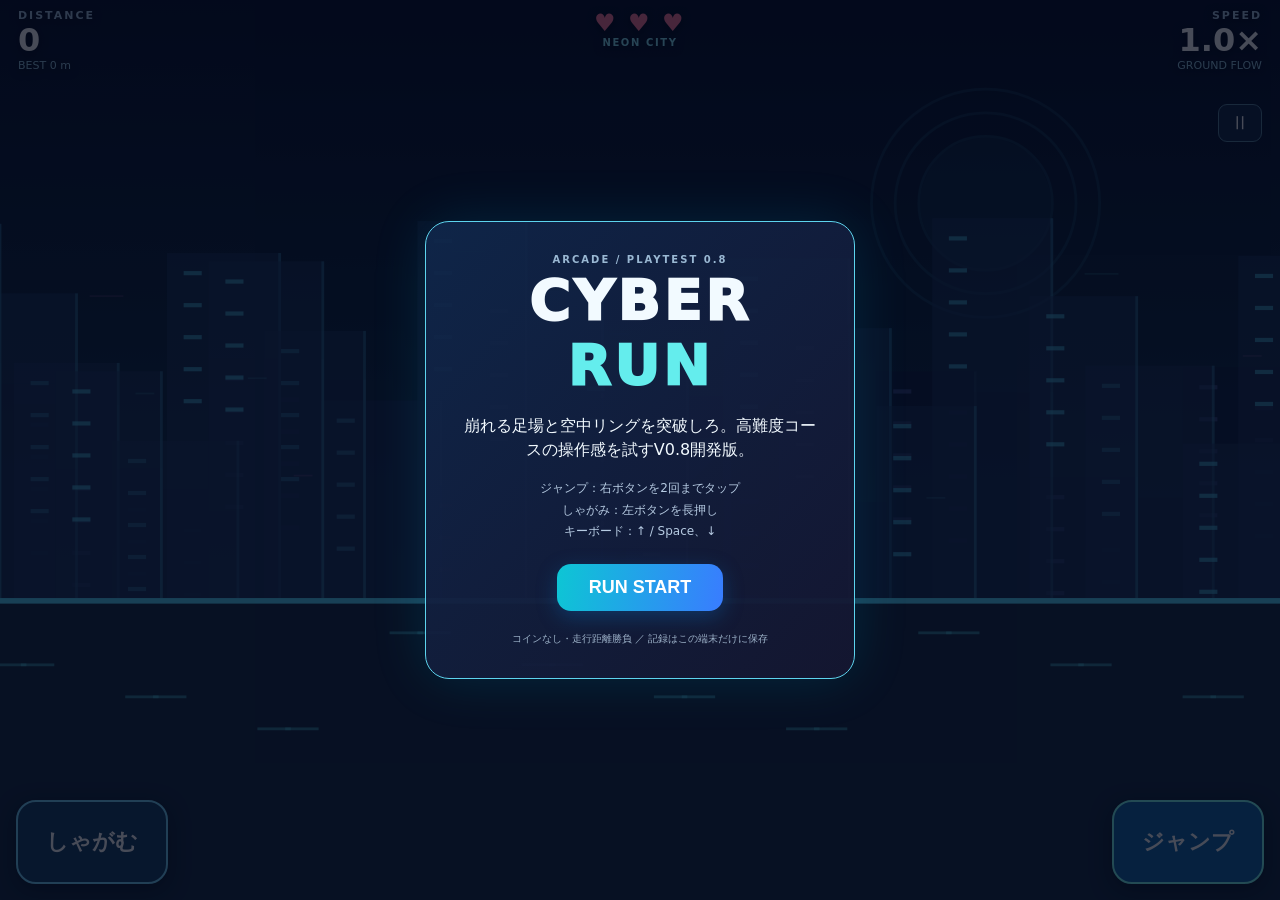
<file: playtest-v08/index.html>
<!doctype html>
<html lang="ja">
<head>
<meta charset="utf-8">
<meta name="viewport" content="width=device-width, initial-scale=1, maximum-scale=1, viewport-fit=cover, user-scalable=no">
<meta name="theme-color" content="#070d20">
<title>CYBER RUN V0.8 — 試遊版</title>
<meta name="robots" content="noindex,nofollow">
<style>
:root{color-scheme:dark;--cyan:#65eeef;--purple:#c185ff;--cream:#f2faff}
*{box-sizing:border-box;-webkit-tap-highlight-color:transparent}
html,body{margin:0;width:100%;height:100%;overflow:hidden;background:#070d20;color:var(--cream);font-family:system-ui,-apple-system,"Hiragino Kaku Gothic ProN",sans-serif;touch-action:none;overscroll-behavior:none;-webkit-user-select:none;user-select:none}
canvas{width:100vw;height:100dvh;display:block;touch-action:none}
#hud{position:fixed;top:max(9px,env(safe-area-inset-top));left:max(18px,env(safe-area-inset-left));right:max(18px,env(safe-area-inset-right));display:flex;justify-content:space-between;align-items:flex-start;z-index:3;pointer-events:none;gap:10px;text-shadow:0 2px 8px #020817}
.metric{min-width:100px;display:flex;flex-direction:column}.metric.right{text-align:right}.metric span{font-size:11px;letter-spacing:.18em;color:#a6c3dd;font-weight:800}.metric strong{font-variant-numeric:tabular-nums;font-size:clamp(20px,3.8vw,32px);line-height:1.15;color:#fff}.metric small{font-size:11px;color:#98c9e0}.center-hud{text-align:center}#hearts{font-size:clamp(16px,3vw,24px);color:#ff7899;white-space:nowrap;letter-spacing:.1em}#region{font-size:10px;letter-spacing:.16em;color:#8be5f5;font-weight:700}
#controls{position:fixed;inset:auto max(16px,env(safe-area-inset-right)) max(16px,env(safe-area-inset-bottom)) max(16px,env(safe-area-inset-left));display:flex;justify-content:space-between;pointer-events:none;z-index:4}.control{pointer-events:auto;touch-action:none;border:2px solid #76d4fa;border-radius:20px;width:clamp(100px,20vw,152px);height:clamp(58px,16vh,84px);font-size:clamp(15px,2.5vw,22px);font-weight:900;color:white;box-shadow:0 6px 20px #02081988;background:#184269ec}.control.jump{background:#126cafee;border-color:#7bfcf2}.control:active,.control.pressed{transform:scale(.96);filter:brightness(1.3)}#pause{position:fixed;z-index:4;top:104px;right:max(18px,env(safe-area-inset-right));background:#162c4dce;color:white;border:1px solid #58859a;border-radius:9px;padding:6px 12px;font-size:18px;touch-action:manipulation}
#overlay{position:fixed;inset:0;display:grid;place-items:center;background:#020818b9;z-index:6;padding:15px}#overlay.hidden{display:none}#panel{width:min(430px,90vw);max-height:95dvh;overflow:auto;text-align:center;border:1px solid #5dd4ee;border-radius:24px;padding:clamp(20px,4vh,32px);background:linear-gradient(135deg,#10274be8,#151631ed);box-shadow:0 0 55px #0bc5e622}h1{margin:3px 0 12px;font-size:clamp(34px,6vw,56px);letter-spacing:.06em;font-weight:950}h1 em{color:#64eded;font-style:normal}.eyebrow{font-size:10px;letter-spacing:.2em;color:#9ab8d3;font-weight:700}#message{font-size:16px;line-height:1.5}.hint{font-size:12px;line-height:1.8;color:#b6cbe2}#primary{border:0;border-radius:14px;background:linear-gradient(100deg,#0dc6d4,#397cff);padding:13px 32px;margin:9px 0;color:white;font-weight:900;font-size:18px;box-shadow:0 6px 20px #0c63aa66}.sub{font-size:10px;color:#9cb2c8;margin-top:12px}
@media (max-height:330px){#pause{top:88px}#region,.metric small{display:none}#panel{padding:12px}.hint{margin:6px 0}.control{height:52px}h1{font-size:28px}}

</style>
</head>
<body>
<canvas id="game" aria-label="CYBER RUN game"></canvas>
<header id="hud" aria-live="off">
  <div class="metric"><span>DISTANCE</span><strong id="score">0</strong><small id="best">BEST 0 m</small></div>
  <div class="center-hud"><div id="hearts">♥ ♥ ♥</div><div id="region">NEON CITY</div></div>
  <div class="metric right"><span>SPEED</span><strong id="speed">1.0×</strong><small id="distance">GROUND FLOW</small></div>
</header>
<div id="controls"><button id="duck" class="control duck" aria-label="しゃがむ">しゃがむ</button><button id="jump" class="control jump" aria-label="ジャンプ">ジャンプ</button></div>
<button id="pause" aria-label="一時停止">Ⅱ</button>
<div id="overlay" role="dialog" aria-modal="true"><section id="panel">
  <div class="eyebrow">ARCADE / PLAYTEST 0.8</div>
  <h1>CYBER <em>RUN</em></h1>
  <p id="message">崩れる足場と空中リングを突破しろ。高難度コースの操作感を試すV0.8開発版。</p>
  <p class="hint">ジャンプ：右ボタンを2回までタップ<br>しゃがみ：左ボタンを長押し<br>キーボード：↑ / Space、↓</p>
  <button id="primary">RUN START</button>
  <div class="sub">コインなし・走行距離勝負 ／ 記録はこの端末だけに保存</div>
</section></div>
<script>globalThis.CYBER_RUN_V07_EXPERIMENTAL=true;</script>
<script>
/* CYBER RUN v0.6 — action-first courses with shared physics and one-way platforms.
 * Units: logical canvas pixels, 120 Hz simulation. No dependencies or remote services.
 */
(function(root,factory){const api=factory();if(typeof module==='object'&&module.exports)module.exports=api;root.CyberRunCore=api})(typeof globalThis!=='undefined'?globalThis:this,function(){
'use strict';
const GROUND=370,GRAVITY=1900,FIRST_JUMP=690,SECOND_JUMP=640,SPRING_JUMP=930,BASE_SPEED=400,MAX_SPEED=1150;
const BODY_W=21,HITBOX_OFFSET_X=6,STAND_H=48,DUCK_H=27,MIN_SECOND_JUMP=.11,DT=1/120;
// Duck-gate fills the reachable jumping lane but leaves an honest crouch-height opening.
// Unlike optional bars, its full collision silhouette extends above maximum ground jump.
const DUCK_GATE_OPENING=28,DUCK_GATE_TOP=GROUND-300,FRAGILE_HOLD=.34,AIR_BOOST_VY=890;
const PATTERNS=[
 // 'script' records the intended action sequence, not the only valid route.
 {name:'street-pulse',theme:'GROUND FLOW',duration:2.20,weight:4,script:[[.22,'jump'],[1.04,'jump']],hazards:[[.48,'low'],[1.31,'low']]},
 {name:'duck-switch',theme:'GROUND FLOW',duration:2.17,weight:4,script:[[.23,'jump'],[.87,'duck-on'],[1.50,'duck-off']],hazards:[[.48,'low'],[1.28,'bar']]},
 {name:'reverse-switch',theme:'GROUND FLOW',duration:2.17,weight:4,script:[[.15,'duck-on'],[.62,'duck-off'],[.84,'jump']],hazards:[[.45,'duck-gate'],[1.14,'low']]},
 {name:'tunnel-run',theme:'TUNNEL FLOW',duration:2.28,weight:3,script:[[.14,'duck-on'],[1.15,'duck-off'],[1.26,'jump']],hazards:[[.45,'duck-gate'],[.87,'bar'],[1.60,'low']]},
 {name:'double-boost',theme:'AIR FLOW',duration:2.25,weight:2.5,minTime:5,script:[[.24,'jump'],[.49,'jump']],hazards:[[.83,'tall']]},
 {name:'sky-bridge',theme:'SKY FLOW',duration:2.29,weight:6,minTime:0,script:[[.20,'jump']],platforms:[[.48,1.42,80]],hazards:[[.99,'low'],[1.25,'low']]},
 {name:'sky-crouch',theme:'SKY FLOW',duration:2.35,weight:4.5,minTime:3,script:[[.18,'jump'],[.93,'duck-on'],[1.38,'duck-off']],platforms:[[.45,1.49,77]],hazards:[[1.17,'platform-bar',0],[1.18,'low']]},
 {name:'fall-and-hop',theme:'SKY FLOW',duration:2.53,weight:3.2,minTime:6,script:[[.18,'jump'],[1.47,'jump']],platforms:[[.45,1.10,77]],hazards:[[.78,'low'],[1.79,'low']]},
 {name:'tunnel-to-sky',theme:'SKY FLOW',duration:2.67,weight:3,minTime:8,script:[[.23,'duck-on'],[.60,'duck-off'],[.79,'jump']],platforms:[[1.00,1.91,81]],hazards:[[.44,'bar'],[1.41,'low'],[1.70,'low']]},
 {name:'sky-gap',theme:'SKY FLOW',duration:2.30,weight:2,minTime:15,script:[[.20,'jump']],platforms:[[.48,1.43,80]],hazards:[[.83,'low']],gaps:[[1.06,58]]},
 {name:'rhythm-three',theme:'GROUND FLOW',duration:2.90,weight:3,minTime:10,script:[[.19,'jump'],[.93,'duck-on'],[1.34,'duck-off'],[1.47,'jump']],hazards:[[.44,'low'],[1.15,'bar'],[1.75,'low']]},
 {name:'sky-low-high',theme:'SKY FLOW',duration:2.65,weight:2.5,minTime:17,script:[[.20,'jump'],[1.47,'jump']],platforms:[[.49,1.13,82]],hazards:[[.87,'low'],[1.83,'low']]},

 // Dense, action-distinct motifs. Scripts are witnessed and rejected at build time if unsafe.
 {name:'triple-strike',theme:'GROUND RHYTHM',duration:3.17,weight:3.7,minTime:3,
  script:[[.20,'jump'],[1.04,'jump'],[1.87,'jump']],hazards:[[.45,'low'],[1.31,'low'],[2.15,'low']]},
 {name:'duck-weave',theme:'TUNNEL FLOW',duration:2.96,weight:4.2,minTime:2,
  script:[[.11,'duck-on'],[.57,'duck-off'],[.73,'jump'],[1.48,'duck-on'],[2.12,'duck-off']],
  hazards:[[.40,'duck-gate'],[1.04,'low'],[1.82,'bar']]},
 {name:'beam-chase',theme:'TUNNEL FLOW',duration:2.57,weight:3.7,minTime:5,
  script:[[.14,'duck-on'],[1.02,'duck-off'],[1.21,'jump']],
  hazards:[[.40,'bar'],[.77,'duck-gate'],[1.46,'low']]},
 {name:'platform-weave',theme:'SKY FLOW',duration:2.68,weight:6.3,minTime:2,
  script:[[.18,'jump'],[.91,'duck-on'],[1.36,'duck-off'],[1.66,'jump']],
  platforms:[[.46,1.38,79]],hazards:[[.93,'low'],[1.14,'platform-bar',0],[1.98,'low']]},
 {name:'drop-and-duck',theme:'SKY FLOW',duration:3.05,weight:3.5,minTime:7,
  script:[[.18,'jump'],[1.44,'duck-on'],[1.90,'duck-off'],[2.06,'jump']],
  platforms:[[.46,1.03,79]],hazards:[[.85,'low'],[1.70,'duck-gate'],[2.33,'low']]},
 {name:'pulse-drone',theme:'MOTION FLOW',duration:2.81,weight:4.1,minTime:4,
  script:[[.12,'duck-on'],[.75,'duck-off'],[.91,'jump'],[1.70,'duck-on'],[2.23,'duck-off']],
  hazards:[[.42,'moving'],[1.20,'low'],[2.02,'duck-gate']]},
 {name:'aerial-surge',theme:'SKY FLOW',duration:2.73,weight:3.8,minTime:10,
  script:[[.17,'jump'],[.98,'jump'],[1.89,'duck-on'],[2.27,'duck-off']],
  platforms:[[.46,1.12,78]],hazards:[[.83,'low'],[1.40,'low'],[2.07,'bar']]},
 {name:'spring-overdrive',theme:'BOOST FLOW',duration:2.72,weight:3.8,minTime:6,
  script:[[1.80,'duck-on'],[2.24,'duck-off']],pads:[[.38,46]],hazards:[[.86,'tall'],[2.03,'bar']]},
 {name:'spring-to-sky',theme:'BOOST FLOW',duration:2.81,weight:3.0,minTime:10,
  script:[[1.22,'duck-on'],[1.69,'duck-off']],pads:[[.31,46]],
  platforms:[[.81,1.68,110]],hazards:[[1.48,'platform-bar',0],[1.37,'low']]},
 // Two-height courses are genuinely different traversals: the witnessed path
 // touches BOTH suspended floors, then releases naturally into the next section.
 {name:'sky-stepdown',theme:'SKY FLOW',duration:2.78,weight:3.0,minTime:8,
  script:[[.19,'jump'],[1.48,'jump']],platforms:[[.47,1.02,85],[1.12,1.63,45]],
  hazards:[[.77,'low'],[1.83,'low']]},
 {name:'sky-stepduck',theme:'SKY FLOW',duration:2.88,weight:2.8,minTime:12,
  script:[[.19,'jump'],[1.37,'duck-on'],[1.77,'duck-off'],[1.92,'jump']],
  platforms:[[.46,1.05,80],[1.12,1.88,45]],
  hazards:[[.80,'low'],[1.60,'platform-bar',1],[2.23,'low']]},
 // Higher-distance mastery bursts: several alternating commands in one continuous flow.
 {name:'rhythm-five',theme:'RHYTHM BURST',duration:3.52,weight:4.8,minTime:12,
  script:[[.13,'jump'],[.84,'duck-on'],[1.23,'duck-off'],[1.31,'jump'],[2.01,'duck-on'],[2.40,'duck-off'],[2.50,'jump']],
  hazards:[[.43,'low'],[1.07,'bar'],[1.61,'low'],[2.25,'bar'],[2.80,'low']]},
 {name:'overdrive-rhythm',theme:'RHYTHM BURST',duration:4.56,weight:6.0,minTime:40,
  script:[[.13,'jump'],[.84,'duck-on'],[1.23,'duck-off'],[1.31,'jump'],[2.01,'duck-on'],[2.40,'duck-off'],[2.50,'jump'],[3.21,'duck-on'],[3.60,'duck-off'],[3.68,'jump']],
  hazards:[[.43,'low'],[1.07,'bar'],[1.61,'low'],[2.25,'bar'],[2.80,'low'],[3.45,'bar'],[4.00,'low']]},
 // Ascending aerial routes: land on a low platform, jump to a HIGHER one,
 // then exit naturally. The alternate adds a ceiling on the second level.
 {name:'sky-ascend',theme:'SKY CLIMB',duration:3.10,weight:3.9,minTime:12,
  script:[[.19,'jump'],[.89,'jump']],platforms:[[.46,1.19,75],[1.32,2.10,142]],
  hazards:[[.81,'low'],[1.81,'low']]},
 {name:'sky-ascend-duck',theme:'SKY CLIMB',duration:3.15,weight:3.9,minTime:15,
  script:[[.19,'jump'],[.89,'jump'],[1.65,'duck-on'],[2.15,'duck-off']],
  platforms:[[.46,1.20,75],[1.32,2.25,142]],
  hazards:[[.81,'low'],[1.91,'platform-bar',1]]},
 // Two new MECHANICAL systems for V0.8, not just different hurdle graphics:
 // A fragile catwalk disappears 340ms after touchdown, demanding a second jump.
 {name:'fracture-hop',theme:'FRACTURE CHASM',duration:2.50,weight:7.5,minTime:22,challenge:true,
  script:[[.20,'jump'],[.96,'jump']],platforms:[[.48,1.23,75,'fragile']],
  gaps:[[1.00,1.20,'seconds']],hazards:[]},
 {name:'fracture-shutter',theme:'FRACTURE CHASM',duration:3.25,weight:7,minTime:37,challenge:true,
  script:[[.20,'jump'],[.96,'jump'],[2.15,'duck-on'],[2.70,'duck-off']],
  platforms:[[.48,1.23,75,'fragile']],gaps:[[1.00,1.20,'seconds']],
  hazards:[[2.43,'duck-gate']]},
 // An airborne boost ring is hitbox-activated once and needed to clear the gap.
 {name:'orb-leap',theme:'AERIAL REBOUND',duration:2.55,weight:7.5,minTime:22,challenge:true,
  script:[[.17,'jump'],[1.10,'jump']],pads:[[.80,44,95,'airboost']],
  gaps:[[1.03,1.55,'seconds']],hazards:[]},
 {name:'orb-gate',theme:'AERIAL REBOUND',duration:3.28,weight:7,minTime:52,challenge:true,
  script:[[.17,'jump'],[1.10,'jump'],[2.13,'duck-on'],[2.76,'duck-off']],
  pads:[[.80,44,95,'airboost']],gaps:[[1.03,1.55,'seconds']],
  hazards:[[2.42,'duck-gate']]},
 // Endgame mastery: the broken catwalk and air ring BOTH matter. The exit
 // requires crouching after the second, longer airborne phase.
 {name:'fracture-rebound-gate',theme:'MASTER CHAIN',duration:3.55,weight:7,minTime:75,challenge:true,
  script:[[.20,'jump'],[.96,'jump'],[2.42,'duck-on'],[3.01,'duck-off']],
  platforms:[[.48,1.23,75,'fragile']],pads:[[1.40,44,225,'airboost']],
  gaps:[[1.30,1.90,'seconds']],hazards:[[2.65,'duck-gate']]},
 {name:'breather',theme:'RECOVERY',duration:1.12,weight:.15,script:[],hazards:[]},
];
function speedAt(seconds){return Math.min(MAX_SPEED,BASE_SPEED+Math.max(0,seconds)*7.5)}
function timeToTravel(seconds,distance){
 const v=speedAt(seconds),a=7.5,cap=(MAX_SPEED-v)/a,capDistance=v*cap+.5*a*cap*cap;
 if(distance<=capDistance)return (Math.sqrt(v*v+2*a*distance)-v)/a;
 return cap+(distance-capDistance)/MAX_SPEED;
}
function randomizer(seed){let n=seed>>>0;return function(){n=(Math.imul(n,1664525)+1013904223)>>>0;return n/4294967296}}
function overlap(a,b){return a.x<b.x+b.w&&a.x+a.w>b.x&&a.y<b.y+b.h&&a.y+a.h>b.y}
function intersectsGap(rect,g){return rect.x+rect.w*.77>g.x&&rect.x+rect.w*.23<g.x+g.w}
function rectAt(x,bottom,duck){const h=duck?DUCK_H:STAND_H;return{x,y:bottom-h+4,w:BODY_W,h:h-7}}
function hazardAt(h,time){return h.kind==='moving'?{...h,y:GROUND-87+Math.sin(time*3.5+h.phase)*27}:h}
function makeRunner(x=0){return{x,bottom:GROUND,vy:0,jumps:0,duck:false,support:'ground',coyote:0,jumpBuffer:0,lastJump:-100,hp:3,fragileTimes:Object.create(null),airBoosts:Object.create(null)}}
function isSupported(state){return state.support!==null}
function physicsStep(p,dt,x,platforms,gaps,duckHeld,jumpRequested,time,rescue=0,pads=[]){
 const prevBottom=p.bottom,wasSupported=p.support!==null;
 p.x=x;
 if(jumpRequested)p.jumpBuffer=.105;else p.jumpBuffer=Math.max(0,p.jumpBuffer-dt);
 p.coyote=Math.max(0,p.coyote-dt);
 if(p.jumpBuffer>0&&p.jumps<2&&time-p.lastJump>=MIN_SECOND_JUMP&&(p.jumps>0||wasSupported||p.coyote>0)){
  const first=p.jumps===0;p.vy=-(first?FIRST_JUMP:SECOND_JUMP);p.jumps++;p.lastJump=time;p.support=null;p.coyote=0;p.jumpBuffer=0;
 }
 p.duck=!!duckHeld&&p.jumps===0&&p.support!==null;
 p.vy+=GRAVITY*dt;
 p.bottom+=p.vy*dt;
 let landing=null;
 if(p.vy>=0){
  for(const platform of platforms){
   // Fragile catwalks collapse shortly after the first real touchdown.
   if(platform.kind==='fragile'&&p.fragileTimes[platform.id]!==undefined&&time-p.fragileTimes[platform.id]>=FRAGILE_HOLD)continue;
   // Only collide when descending across the upper face: jump from underneath passes through.
   if(prevBottom<=platform.y+.001&&p.bottom>=platform.y&&x+HITBOX_OFFSET_X+BODY_W*.86>platform.x&&x+HITBOX_OFFSET_X+BODY_W*.14<platform.x+platform.w){
    if(!landing||platform.y<landing.y)landing={y:platform.y,id:platform.id};
   }
  }
  if(prevBottom<=GROUND+.001&&p.bottom>=GROUND){
   const feet=rectAt(x+HITBOX_OFFSET_X,p.bottom,p.duck);
   if(rescue>0||!gaps.some(g=>intersectsGap(feet,g))){if(!landing||GROUND<landing.y)landing={y:GROUND,id:'ground'}}
  }
 }
 if(landing){
  const spring=landing.id==='ground'&&pads.find(pad=>(!pad.kind||pad.kind==='spring')&&x+HITBOX_OFFSET_X+BODY_W*.86>pad.x&&x+HITBOX_OFFSET_X+BODY_W*.14<pad.x+pad.w);
  if(spring){p.bottom=GROUND;p.vy=-SPRING_JUMP;p.jumps=1;p.support=null;p.coyote=0;p.duck=false;p.jumpBuffer=0}
  else {p.bottom=landing.y;p.vy=0;p.jumps=0;p.support=landing.id;p.coyote=.075;p.duck=!!duckHeld; /* Retain a buffered jump through touchdown. */
   const floor=platforms.find(f=>f.id===landing.id);
   if(floor?.kind==='fragile'&&p.fragileTimes[landing.id]===undefined)p.fragileTimes[landing.id]=time;
  }
 }
 else {p.support=null;if(wasSupported&&p.jumps===0)p.coyote=.075;if(p.jumps===0&&p.coyote<=0)p.jumps=1;p.duck=false}
 // The airborne ring automatically fires once when the runner physically enters it.
 if(p.support===null){
  const body=rectAt(x+HITBOX_OFFSET_X,p.bottom,p.duck);
  for(const pad of pads){
   if(pad.kind!=='airboost'||p.airBoosts[pad.id])continue;
   if(overlap(body,{x:pad.x,y:pad.y,w:pad.w,h:pad.h||34})){
    p.vy=-AIR_BOOST_VY;p.jumps=1;p.airBoosts[pad.id]=true;break;
   }
  }
 }
 return p;
}
function buildPattern(x,seconds,speed,pattern,rng,riff=0){
 const duration=pattern.duration;
 const distance=t=>{
  // Travel at the real acceleration curve, not the speed sampled at chunk entry.
  const initial=Math.max(0,Math.min(MAX_SPEED,BASE_SPEED+seconds*7.5));
  const untilCap=(MAX_SPEED-initial)/7.5;
  const rising=Math.min(t,Math.max(0,untilCap));
  return initial*rising+3.75*rising*rising+MAX_SPEED*Math.max(0,t-rising);
 };
 const platforms=(pattern.platforms||[]).map(([a,b,height,kind],i)=>({id:pattern.name+':'+(kind==='fragile'?Math.round(seconds*1000)+':':'')+i,x:x+distance(a),w:distance(b-a),y:GROUND-height,kind:kind||'one-way'}));
 // Micro-riffs change the relative timing of existing hazards, not the move script.
 // Variants must be independently certified against the real runner physics.
 const hazards=[];let hazardIndex=0;
 for(const [at,kind,extra] of pattern.hazards){
  const timingShift=riff===1?(hazardIndex%2?-.014:.016):
   riff===2?(hazardIndex%2?.016:-.014):
   riff===3?(hazardIndex%3===0?.024:-.012):0;
  hazardIndex++;
  const sz={low:[32,36,GROUND-36],bar:[69,29,GROUND-64],'duck-gate':[84,GROUND-DUCK_GATE_OPENING-DUCK_GATE_TOP,DUCK_GATE_TOP],tall:[40,158,GROUND-158],moving:[34,28,GROUND-87],
   'platform-bar':[65,28,GROUND-(pattern.platforms?.[extra]?.[2]||80)-62]};
  const [w,h,y]=sz[kind];hazards.push({x:x+distance(at+timingShift)-w/2,y,w,h,kind,phase:0});
 }
 const pads=(pattern.pads||[]).map(([at,width,height,kind],i)=>({id:pattern.name+':'+Math.round(seconds*1000)+':pad:'+i,x:x+distance(at)-width/2,w:width,y:kind==='airboost'?GROUND-height:GROUND,h:kind==='airboost'?34:10,kind:kind||'spring'}));
 const gaps=(pattern.gaps||[]).map(([at,width,unit])=>{const w=unit==='seconds'?distance(at+width/2)-distance(at-width/2):width;return{x:x+distance(at)-w/2,w}});
 return {type:pattern.name,theme:pattern.theme,x,length:distance(duration),seconds,speed,hazards,gaps,platforms,pads,pickups:[],script:pattern.script,pattern,riff};
}
// Replays a desired movement sequence using the SAME physics tick as the game, checking
// environment collision and cross-boundary grounded handoff. No search on the iPad.
function replayPattern(segment,opts={}){
 const dt=DT,offset=opts.offset||0,x0=segment.x,initialTime=segment.seconds;
 const pattern=segment.pattern||PATTERNS.find(p=>p.name===segment.type);
 if(!pattern)return {ok:false,reason:'unknown pattern'};
 // Verify independent per-action input drift; the chronological order may change.
 const events=(pattern.script||[]).map((event,i)=>[event[0]+(opts.actionOffsets?.[i]||0),event[1]]).sort((a,b)=>a[0]-b[0]);
 const runner=makeRunner(x0);let time=0,covered=0,next=0,duck=false,steps=0;
 const route=[];
 const maxSteps=Math.max(1000,Math.ceil((pattern.duration||0)/dt)+90);
 while(covered<segment.length&&steps++<maxSteps){
  let request=false;
  while(next<events.length&&events[next][0]+offset<=time+1e-6){const action=events[next++][1];if(action==='jump')request=true;else if(action==='duck-on')duck=true;else if(action==='duck-off')duck=false}
  covered+=speedAt(initialTime+time)*dt;
  const worldX=x0+covered;
  physicsStep(runner,dt,worldX,segment.platforms,segment.gaps,duck,request,initialTime+time,0,segment.pads);
  const rect=rectAt(worldX+HITBOX_OFFSET_X,runner.bottom,runner.duck);
  if(runner.bottom>GROUND+10)return {ok:false,reason:'fell',time,worldX};
  if(segment.hazards.some(h=>overlap(rect,hazardAt(h,initialTime+time))))return {ok:false,reason:'hazard',time,worldX};
  if(opts.trace)route.push({time,worldX,bottom:runner.bottom,jumps:runner.jumps,support:runner.support,duck:runner.duck});
  time+=dt;
 }
 if(steps>=maxSteps||runner.support!=='ground'||runner.jumps!==0)return {ok:false,reason:'bad handoff',time,bottom:runner.bottom,support:runner.support};
 return {ok:true,time,steps,route};
}
function verifyPattern(p,seconds,opts={}){
 const segment=buildPattern(0,seconds,speedAt(seconds),p,randomizer(123));
 const offsets=opts.offsets||[0,.025,-.025];
 return offsets.every(offset=>replayPattern(segment,{offset}).ok);
}

// V0.7 experimental: PLAN CONTROLS -> SIMULATE ACTUAL RUNNER -> PLACE TERRAIN.
// Legacy motif library remains as a fallback while human-time-jitter QA is expanded.
function trajectoryTrace(events,duration,seconds,platforms=[]){
 const p=makeRunner(0),trace=[],dt=DT;let next=0,duck=false;
 const distance=t=>{const v=speedAt(seconds),cap=(MAX_SPEED-v)/7.5,rise=Math.min(t,Math.max(0,cap));return v*rise+3.75*rise*rise+MAX_SPEED*Math.max(0,t-rise)};
 for(let frame=0;frame<Math.ceil(duration/dt);frame++){
  const t=frame*dt;let jump=false;
  while(next<events.length&&events[next][0]<=t+1e-6){const action=events[next++][1];if(action==='jump')jump=true;else if(action==='duck-on')duck=true;else if(action==='duck-off')duck=false}
  const x=distance(t+dt);
  physicsStep(p,dt,x,platforms,[],duck,jump,seconds+t);
  trace.push({t,x,bottom:p.bottom,duck:p.duck,jumps:p.jumps,support:p.support});
  if(p.bottom>GROUND+10)return null;
 }
 return p.support==='ground'?trace:null;
}
function trajectoryComposition(seconds,rng){
 const moves=['vault','slide','double','gap','slide-vault','vault-slide','sky-line','sky-stair'];
 const pressure=Math.min(1,seconds/100),count=4+Math.floor(rng()*2)+Math.floor(pressure);
 // Shorter links between distinct actions, not artificially faster jump physics.
 const bridge=seconds>=55?.15:seconds>=20?.055:0;
 const script=[],needs=[];let cursor=.18,last='',skyIndex=0,stairCount=0,skyFloorCount=0;
 for(let i=0;i<count;i++){
  let choices=moves.slice();
  if(seconds<9)choices=choices.filter(v=>v!=='double'&&v!=='sky-line'&&v!=='sky-stair');
  if(seconds<20)choices=choices.filter(v=>v!=='sky-stair');
  let name=choices[Math.floor(rng()*choices.length)];
  if(name===last)name=choices[(choices.indexOf(name)+2)%choices.length];
  // Bound repeated multi-floor height solves. One segment can still contain
  // a real two-tier stair with a raised crouch, or two simpler sky landings.
  if(name==='sky-stair'&&stairCount>0)name='slide-vault';
  if((name==='sky-stair'?2:name==='sky-line'?1:0)+skyFloorCount>2)name='vault-slide';
  if(name==='sky-stair'){stairCount++;skyFloorCount+=2}
  else if(name==='sky-line')skyFloorCount++;
  last=name;const t=cursor;
  const act=(at,action)=>script.push([at,action]);
  const want=(kind,start,end,index=null)=>needs.push({kind,start,end,index});
  if(name==='sky-stair'){
   // Plan actions before terrain: low landing -> jump to high landing ->
   // crouch under an elevated beam -> fall naturally to ground.
   act(t,'jump');act(t+.87,'jump');act(t+1.48,'duck-on');act(t+2.06,'duck-off');
   const first=skyIndex++,second=skyIndex++;
   want('platform',t+.29,t+1.08,first);
   want('platform',t+1.24,t+1.93,second);
   want('platform-bar',t+1.73,t+1.80,second);
   cursor=t+2.56-bridge;
  }else if(name==='sky-line'){
   act(t,'jump');act(t+.98,'jump');const index=skyIndex++;
   want('platform',t+.28,t+1.50,index);
   want('platform-low',t+1.35,t+1.46,index);cursor=t+2.12-bridge;
  }else if(name==='slide'){
   act(t,'duck-on');act(t+.56,'duck-off');want('duck-gate',t+.24,t+.35);cursor=t+.84-bridge;
  }else if(name==='vault'){
   act(t,'jump');want('low',t+.29,t+.38);cursor=t+.92-bridge;
  }else if(name==='double'){
   act(t,'jump');act(t+.36,'jump');want('tall',t+.69,t+.87);cursor=t+1.58-bridge;
  }else if(name==='gap'){
   act(t,'jump');want('gap',t+.30,t+.42);cursor=t+.92-bridge;
  }else if(name==='slide-vault'){
   act(t,'duck-on');act(t+.57,'duck-off');act(t+.79,'jump');
   want('duck-gate',t+.25,t+.37);want('low',t+1.10,t+1.21);cursor=t+1.69-bridge;
  }else{
   act(t,'jump');act(t+.94,'duck-on');act(t+1.50,'duck-off');
   want('low',t+.30,t+.38);want('bar',t+1.19,t+1.31);cursor=t+1.77-bridge;
  }
 }
 script.sort((a,b)=>a[0]-b[0]);return {script,needs,duration:cursor+.18,count};
}
function composeTrajectoryAttempt(x,seconds,rng){
 const plan=trajectoryComposition(seconds,rng);
 const pilot=trajectoryTrace(plan.script,plan.duration,seconds);
 if(!pilot)return null;
 const distance=t=>{const v=speedAt(seconds),cap=(MAX_SPEED-v)/7.5,rise=Math.min(t,Math.max(0,cap));return v*rise+3.75*rise*rise+MAX_SPEED*Math.max(0,t-rise)};
 const platforms=[];
 for(const need of plan.needs.filter(n=>n.kind==='platform')){
  // Successive floors are derived from the trace AFTER earlier landings.
  // The simulation uses segment-local X, terrain uses world X.
  const staged=platforms.length?
    trajectoryTrace(plan.script,plan.duration,seconds,platforms.map(p=>({...p,x:p.x-x}))):pilot;
  if(!staged)return null;
  const ref=staged.find(p=>p.t>=need.start+.30);if(!ref)return null;
  const y=Math.round(ref.bottom);
  if(y>GROUND-55||y<GROUND-150)return null;
  platforms.push({id:'trace-route:'+platforms.length,x:x+distance(need.start),w:distance(need.end)-distance(need.start),y,kind:'one-way'});
 }
 const trace=platforms.length?trajectoryTrace(plan.script,plan.duration,seconds,platforms.map(p=>({...p,x:p.x-x}))):pilot;
 if(!trace)return null;
 const name='trace-route';
 const pattern={name,theme:platforms.length?'SKY TRACE':'KINETIC TRACE',duration:plan.duration,weight:1,script:plan.script,hazards:[],gaps:[],platforms:platforms.map(p=>[0,0,GROUND-p.y]),pads:[]};
 const obstacles=[],gaps=[];
 for(const need of plan.needs){
  if(need.kind==='platform')continue;
  const options=trace.filter(p=>p.t>=need.start&&p.t<=need.end&&(
   need.kind==='platform-bar'?p.duck&&p.support===platforms[need.index]?.id:
   need.kind==='platform-low'?p.bottom<=platforms[need.index].y-50:
   (need.kind==='bar'||need.kind==='duck-gate')?p.duck&&p.support!==null:
   need.kind==='tall'?p.bottom<=GROUND-170:
   need.kind==='gap'?p.bottom<=GROUND-70:p.bottom<=GROUND-65));
  if(!options.length)return null;
  const target=options[Math.floor(options.length*.48)],wx=x+target.x;
  if(need.kind==='gap'){
   const width=44+speedAt(seconds+target.t)*.035;
   gaps.push({x:wx-width/2,w:width});
   pattern.gaps.push([target.t,width]);
  }else{
   const sizes={low:[32,36,GROUND-36],bar:[69,29,GROUND-64],'duck-gate':[84,GROUND-DUCK_GATE_OPENING-DUCK_GATE_TOP,DUCK_GATE_TOP],tall:[40,142,GROUND-142],
    'platform-low':[35,28,platforms[need.index]?.y-28],
    'platform-bar':[52,28,platforms[need.index]?.y-62]};
   const [w,h,y]=sizes[need.kind];obstacles.push({x:wx-w/2,w,h,y,kind:need.kind,phase:0});
   pattern.hazards.push([target.t,need.kind]);
  }
 }
 const segment={type:name,theme:pattern.theme,x,length:distance(plan.duration),seconds,speed:speedAt(seconds),hazards:obstacles,gaps,
  platforms,pads:[],pickups:[],script:plan.script,pattern,riff:0,origin:'trajectory-first',planCount:plan.count};
 // Reuse actual game physics; do not allow a route with no certified solution.
 if(![0,-.02,.02,-.04,.04].every(offset=>replayPattern(segment,{offset}).ok))return null;
 // No decorative fake platforms: every created floor must actually be landed on.
 if(platforms.length){
  const route=replayPattern(segment,{trace:true}).route;
  const touched=new Set(route.filter(p=>p.support&&p.support!=='ground').map(p=>p.support));
  if(!platforms.every(p=>touched.has(p.id)))return null;
 }
 // Denser links must survive independent action timing changes, not only a
 // uniform shift that unrealistically preserves every relative input gap.
 if(seconds>=20){
  const events=plan.script;
  const probes=[
   events.map((_,i)=>i%2===0?.10:-.10),
   events.map((_,i)=>i%2===0?-.10:.10),
   events.map((_,i)=>((Math.imul(i+17,1103515245)>>>24)/255-.5)*.20),
   events.map((_,i)=>((Math.imul(i+47,1664525)>>>24)/255-.5)*.20)
  ];
  if(!probes.every(actionOffsets=>replayPattern(segment,{actionOffsets}).ok))return null;
 }
 return segment;
}

function composeTrajectorySegment(x,seconds,rng){
 // Bounded retry of action plans rejected by landing, gap, and jitter checks.
 // Remains opt-in and never delays the stable V0.6 runner.
 for(let attempt=0;attempt<3;attempt++){
  const candidate=composeTrajectoryAttempt(x,seconds,rng);
  if(candidate)return candidate;
 }
 return null;
}
function makeSegment(x,seconds,rng,hp,recent={}){
 const speed=speedAt(seconds);
 // Genuine advanced mechanics should recur; do not bury them inside 30 motifs.
 // Avoid three consecutive repeats, while keeping the procedural action-first
 // route generator and the original aerial patterns for variety.
 const specials=PATTERNS.filter(p=>p.challenge&&(p.minTime||0)<=seconds);
 const recentSpecial=(recent.recentTypes||[]).some(name=>PATTERNS.some(p=>p.challenge&&p.name===name));
 const chance=seconds>=55?.30:seconds>=25?.21:.08;
 if(specials.length&&!recentSpecial&&rng()<chance){
  const multi=seconds>=45?specials.filter(p=>p.script.length>=4):specials;
  const choices=multi.length?multi:specials;
  const alternate=choices.filter(p=>p.name!==recent.type);
  const pool=alternate.length?alternate:choices;
  const pattern=pool[Math.floor(rng()*pool.length)];
  const segment=buildPattern(x,seconds,speed,pattern,rng,0);
  // Preserve the V0.7 rare recovery rule in advanced routes too.
  if(hp<3&&seconds>20&&rng()<.0025)segment.pickups.push({x:x+speed*.10,y:GROUND-24,r:13,kind:'heart'});
  return segment;
 }
 // Experimental V0.7 route-first generator, with legacy motifs as safe fallback.
 if(typeof globalThis!=='undefined'&&globalThis.CYBER_RUN_V07_EXPERIMENTAL===true&&rng()<(seconds<10?.34:.73)){
  const composed=composeTrajectorySegment(x,seconds,rng);
  if(composed)return composed;
 }
 const allowed=PATTERNS.filter(p=>(p.minTime||0)<=seconds);
 // Recoveries appear intermittently, not repeated at random after every course.
 // Strong anti-repetition without fixing an exact sequence; a smooth pressure curve
 // alternates intense clusters and brief recovery beats.
 const target=2.65+.48*Math.sin(seconds*.18);
 const weighted=allowed.map(p=>{
  const difficulty=p.name==='breather'?.65:p.platforms?.length?3.2:p.hazards.length>=3?3.0:2.4;
  let weight=p.weight*Math.max(.20,1-Math.abs(target-difficulty)*.46);
  // Beyond the opening, prioritize more decisions per second, not just speed.
  const pressure=Math.min(1,Math.max(0,(seconds-12)/78));
  const active=(p.script||[]).filter(action=>action[1]==='jump'||action[1]==='duck-on').length;
  if(active>=4)weight*=1+pressure*2.0;
  else if(active>=3)weight*=1+pressure*.9;
  else if(active<=1&&p.name!=='breather')weight*=1-pressure*.5;
  if(p.name===recent.type)weight*=.025;
  if(p.theme===recent.theme)weight*=.32;
  if((recent.recentTypes||[]).includes(p.name))weight*=.46;
  if((recent.recentThemes||[]).includes(p.theme))weight*=.72;
  if(p.name==='breather'&&recent.type==='breather')weight*=.1;
  return {p,weight};
 });
 const total=weighted.reduce((sum,z)=>sum+z.weight,0);
 let needle=rng()*total,pattern=allowed[allowed.length-1];
 for(const {p,weight} of weighted){needle-=weight;if(needle<0){pattern=p;break}}
 // Pre-certified micro-riffs keep the action grammar intact while varying actual
 // obstacle timing. rhythm-three has less clearance and permits only safe riffs.
 const approvedRiffs=pattern.name==='rhythm-five'?[0,2]:
  pattern.name==='aerial-surge'?[0,1]:[0,1,2,3];
 const riff=approvedRiffs[Math.floor(rng()*approvedRiffs.length)];
 const segment=buildPattern(x,seconds,speed,pattern,rng,riff);
 // Healing is deliberately rare, random, and never spawns at full HP. No score pickups.
 if(hp<3&&seconds>20&&rng()<.0025){segment.pickups.push({x:x+speed*.10,y:GROUND-24,r:13,kind:'heart'})}
 return segment;
}
return {GROUND,GRAVITY,FIRST_JUMP,SECOND_JUMP,SPRING_JUMP,BASE_SPEED,MAX_SPEED,BODY_W,STAND_H,DUCK_H,DT,MIN_SECOND_JUMP,PATTERNS,
 speedAt,timeToTravel,trajectoryTrace,trajectoryComposition,composeTrajectorySegment,DUCK_GATE_TOP,DUCK_GATE_OPENING,FRAGILE_HOLD,AIR_BOOST_VY,randomizer,overlap,intersectsGap,rectAt,hazardAt,makeRunner,isSupported,physicsStep,buildPattern,replayPattern,verifyPattern,makeSegment,HITBOX_OFFSET_X};
});

</script>
<script>
/* CYBER RUN — animated neon stick runner, cosmetic only; no hitbox or game RNG changes. */
(function(root, factory) {
  const api=factory();
  if(typeof module==='object'&&module.exports)module.exports=api;
  root.CyberRunStickman=api;
})(typeof globalThis!=='undefined'?globalThis:this,function(){
  'use strict';
  const TAU=Math.PI*2;
  function point(x,y){return {x,y}}
  function pose({time=0, phase=null, intensity=0, duck=false, supported=true, jumps=0, vy=0, boost=false}={}) {
    // Origin is ground level under the stick figure. Crouch fits 27px.
    if(duck && supported){
      const bob=Math.sin(time*15)*.5;
      const head=point(5,-20.0+bob),shoulder=point(1,-15.5+bob),hip=point(-4,-9.5);
      return {type:'crouch',head,radius:5.2,shoulder,hip,
        arms:[[shoulder,point(8,-13),point(14,-12)], [shoulder,point(-7,-10),point(-11,-5)]],
        legs:[[hip,point(5,-6),point(11,-1)], [hip,point(-11,-5),point(-14,-1)]]};
    }
    // Integrated phase keeps the gait continuous as running speed increases.
    // Time is a fallback for independent animation preview and test harnesses.
    const running=supported,gaitPhase=Number.isFinite(phase)?phase:time*(19+11*Math.min(1,Math.max(0,intensity)));
    const s=Math.sin(gaitPhase),c=Math.cos(gaitPhase);
    const lean=running?1.3+intensity*2.5:vy<0?1:0;
    // One foot plants while the other swings, instead of two free-spinning legs.
    const bounce=running?(1.0+intensity)*Math.pow(Math.sin(gaitPhase),2):0;
    const head=point(lean+1,-40+bounce),shoulder=point(lean,-30+bounce),hip=point(-1,-18+bounce);
    let arms,legs,type;
    if(running){
      type='run';
      const stride=17+intensity*5, duty=.47-intensity*.04, lift=9+intensity*4;
      const smooth=u=>u*u*(3-2*u);
      function foot(phaseOffset){
        const u=((gaitPhase/6.283185307179586+phaseOffset)%1+1)%1;
        if(u<duty)return point(stride*(.5-u/duty),-1);
        const w=(u-duty)/(1-duty);
        return point(stride*(-.5+smooth(w)),-1-lift*Math.sin(Math.PI*w));
      }
      const nearFoot=foot(0),farFoot=foot(.5);
      const knee=(end,bend)=>point(hip.x+(end.x-hip.x)*.52+bend,-10+(end.y+1)*.22);
      legs=[[hip,knee(nearFoot,3),nearFoot],[hip,knee(farFoot,-2),farFoot]];
      arms=[
        [point(shoulder.x-2,shoulder.y),point(-4-nearFoot.x*.50,-24),point(-5-nearFoot.x*.67,-18)],
        [point(shoulder.x+2,shoulder.y),point(4-farFoot.x*.50,-24),point(6-farFoot.x*.67,-18)]
      ];
    }else if(boost || jumps>=2){
      type='double';
      arms=[[shoulder,point(-10,-35),point(-15,-40)], [shoulder,point(11,-36),point(16,-39)]];
      legs=[[hip,point(10,-16),point(9,-8)], [hip,point(-10,-17),point(-7,-8)]];
    }else{
      // No one-frame pose snap at the jump apex: blend limb joints with vertical
      // velocity while keeping the collision state and hitbox unchanged.
      const t=Math.max(0,Math.min(1,(vy+150)/330));
      const fallBlend=t*t*(3-2*t);
      const interpolate=(a,b)=>point(a.x+(b.x-a.x)*fallBlend,a.y+(b.y-a.y)*fallBlend);
      const jumpingArms=[[shoulder,point(-8,-36),point(-12,-41)], [shoulder,point(9,-36),point(13,-42)]];
      const fallingArms=[[shoulder,point(-10,-28),point(-14,-23)], [shoulder,point(10,-28),point(15,-24)]];
      const jumpingLegs=[[hip,point(7,-12),point(13,-7)], [hip,point(-7,-11),point(-5,-3)]];
      const fallingLegs=[[hip,point(5,-10),point(7,0)], [hip,point(-5,-10),point(-9,0)]];
      const blend=(a,b)=>a.map((limb,i)=>limb.map((joint,j)=>interpolate(joint,b[i][j])));
      type=vy<90?'jump':'fall';
      arms=blend(jumpingArms,fallingArms);
      legs=blend(jumpingLegs,fallingLegs);
    }
    return {type,head,radius:6.2,shoulder,hip,arms,legs};
  }
  function draw(ctx, x, bottom, state={}) {
    const p=pose(state);
    ctx.save();ctx.translate(x+18,bottom);
    ctx.lineCap='round';ctx.lineJoin='round';
    const ink='#081728', neon=state.boost?'#ffef9b':'#71ffe3';
    function limb(points,color,width){
      ctx.beginPath();ctx.moveTo(points[0].x,points[0].y);
      for(let i=1;i<points.length;i++)ctx.lineTo(points[i].x,points[i].y);
      ctx.strokeStyle=color;ctx.lineWidth=width;ctx.stroke();
    }
    for(let i=0;i<2;i++){
      limb(p.legs[i],ink,6.6);limb(p.legs[i],neon,3.2);
      limb(p.arms[i],ink,5.6);limb(p.arms[i],i===0?'#35c8dd':neon,2.8);
    }
    limb([p.hip,p.shoulder],ink,7.7);limb([p.hip,p.shoulder],neon,4.1);
    ctx.shadowColor=neon;ctx.shadowBlur=7;
    ctx.beginPath();ctx.arc(p.head.x,p.head.y,p.radius,0,TAU);
    ctx.fillStyle=ink;ctx.fill();ctx.strokeStyle=neon;ctx.lineWidth=3;ctx.stroke();
    ctx.shadowBlur=0;
    ctx.fillStyle='#eafff8';ctx.fillRect(p.head.x+2.1,p.head.y-1,2.5,2.5);
    ctx.fillStyle='#b9fff0';
    for(const limbPoints of [...p.legs,...p.arms]){
      const joint=limbPoints[1];ctx.beginPath();ctx.arc(joint.x,joint.y,1.7,0,TAU);ctx.fill();
    }
    ctx.restore();
    return p;
  }
  return {pose,draw};
});

</script>
<script>
(()=>{'use strict';
const Stick=window.CyberRunStickman;
const C=window.CyberRunCore,canvas=document.getElementById('game'),ctx=canvas.getContext('2d',{alpha:false}),$=id=>document.getElementById(id);if(!ctx||!C||!Stick){$('message').textContent='ゲームを初期化できませんでした。';return}
const ui={overlay:$('overlay'),msg:$('message'),start:$('primary'),score:$('score'),best:$('best'),distance:$('distance'),speed:$('speed'),hearts:$('hearts'),region:$('region'),duck:$('duck'),jump:$('jump')};
let viewW=960,viewH=540,s=1,dpr=1,ground=C.GROUND,state='menu',runner=null,segments=[],hazards=[],gaps=[],platforms=[],pads=[],pickups=[],seed=0,rng=null,spawnCursor=0,elapsed=0,travel=0,invuln=0,rescue=0,nextFrame=0,lastFrame=0,gameId=0,duckHeld=false,jumpQueued=false,localBest=0,currentRegion='NEON CITY',currentTheme='GROUND FLOW',previousCourse=null,floaters=[],trail=[],hitPulse=0,effects=[],jumpFlash=0,landFlash=0,boostFlash=0,flowFlash=0,cleanFlash=0,lastClean=-100,hudAccumulator=0,lastTheme='GROUND FLOW',gaitPhase=0,cleanStreak=0,streakFlash=0;
try{localBest=Number(localStorage.getItem('cyber-run-v08-distance-best'))||0}catch(_){/* storage may be blocked */}
function resize(){
 const w=Math.max(1,innerWidth),h=Math.max(1,innerHeight);
 // Give iPad-like landscape screens a wider preview window at high speed.
 s=w/h>1.10?Math.min(h/540,w/920):h/540;viewW=w/s;viewH=h/s;dpr=Math.min(2,devicePixelRatio||1);
 canvas.width=Math.round(w*dpr);canvas.height=Math.round(h*dpr);
 ctx.setTransform(dpr*s,0,0,dpr*s,0,0);ctx.imageSmoothingEnabled=true;
 // Keep the runner visible when a phone rotates mid-run. Shift all world objects
 // with the anchored runner so collision distances do not change on resize.
 if(runner){
  const safeX=Math.min(Math.max(86,viewW*.19)+6,Math.max(12,viewW-40));
  const shift=safeX-runner.x;
  if(shift!==0){
   runner.x=safeX;spawnCursor+=shift;
   for(const list of [segments,hazards,gaps,platforms,pads,pickups,floaters])
    for(const entity of list)entity.x+=shift;
  }
 }
}
addEventListener('resize',resize);resize();
// Screen-only particles do not affect obstacle randomization or collision.
// Cap count strictly for school iPad performance.
function burst(x,y,color,count,vx,vy){
 const seed=elapsed*47+travel*.03;
 for(let i=0;i<count;i++){
  const a=(i+.5)*2.399963+seed;
  const speed=40+(i%5)*20;
  effects.push({x,y,vx:vx+Math.cos(a)*speed,vy:vy+Math.sin(a)*speed*.65,
   life:.28+(i%4)*.055,max:.28+(i%4)*.055,color,size:i%3===0?3.5:2});
 }
 if(effects.length>64)effects.splice(0,effects.length-64);
}

function makeRunner(){return C.makeRunner(Math.max(86,viewW*.19)+6)}
function playerRect(){return C.rectAt(runner.x+C.HITBOX_OFFSET_X,runner.bottom,runner.duck)}
function isOnGround(){return C.isSupported(runner)}
function jump(){if(state!=='running')return;jumpQueued=true}
function setDuck(value){if(!runner)return;duckHeld=!!value&&state==='running';runner.duck=duckHeld&&isOnGround()&&runner.jumps===0;ui.duck.classList.toggle('pressed',duckHeld)}
function start(){gameId++;seed=((Date.now()^Math.floor(performance.now()*10000))>>>0)||1;rng=C.randomizer(seed);runner=makeRunner();segments=[];hazards=[];gaps=[];platforms=[];pads=[];pickups=[];spawnCursor=runner.x+C.speedAt(0)*1.45;elapsed=0;travel=0;invuln=0;rescue=0;duckHeld=false;jumpQueued=false;previousCourse=null;state='running';floaters=[];trail=[];effects=[];jumpFlash=0;landFlash=0;boostFlash=0;flowFlash=0;lastTheme='GROUND FLOW';gaitPhase=0;cleanStreak=0;streakFlash=0;cleanFlash=0;lastClean=-100;hudAccumulator=0;hitPulse=0;ui.start.textContent='もう一回';ui.overlay.classList.add('hidden');ui.best.textContent='BEST '+localBest.toLocaleString()+' m';lastFrame=performance.now();cancelAnimationFrame(nextFrame);nextFrame=requestAnimationFrame(frame)}
function pause(){if(state==='running'){state='paused';cancelAnimationFrame(nextFrame);nextFrame=0;ui.msg.textContent='一時停止中';ui.start.textContent='再開';ui.overlay.classList.remove('hidden');setDuck(false)}else if(state==='paused'){resume()}}
function resume(){if(state!=='paused')return;cancelAnimationFrame(nextFrame);nextFrame=0;state='running';ui.overlay.classList.add('hidden');lastFrame=performance.now();nextFrame=requestAnimationFrame(frame)}
ui.start.addEventListener('click',()=>state==='paused'?resume():start());$('pause').addEventListener('click',pause);
function bind(button,down,up){button.addEventListener('pointerdown',e=>{e.preventDefault();try{button.setPointerCapture(e.pointerId)}catch(_){}button.classList.add('pressed');down()});['pointerup','pointercancel','lostpointercapture'].forEach(type=>button.addEventListener(type,e=>{e.preventDefault();button.classList.remove('pressed');if(up)up()}))}
bind(ui.jump,jump);bind(ui.duck,()=>setDuck(true),()=>setDuck(false));
const keys=new Set();addEventListener('keydown',e=>{if(['ArrowUp','ArrowDown','Space'].includes(e.code))e.preventDefault();if(keys.has(e.code))return;keys.add(e.code);if(['ArrowUp','Space'].includes(e.code))jump();if(e.code==='ArrowDown')setDuck(true);if(e.code==='Escape'||e.code==='KeyP')pause()});addEventListener('keyup',e=>{keys.delete(e.code);if(e.code==='ArrowDown')setDuck(false)});addEventListener('blur',()=>{keys.clear();if(state==='running')pause()});document.addEventListener('visibilitychange',()=>{if(document.hidden&&state==='running')pause()});addEventListener('contextmenu',e=>e.preventDefault());
function createAhead(){let guard=0;while(spawnCursor<viewW+700&&guard++<10){const eta=C.timeToTravel(elapsed,Math.max(0,spawnCursor-(runner.x+C.HITBOX_OFFSET_X)));const segment=C.makeSegment(spawnCursor,elapsed+eta,rng,runner.hp,previousCourse||{});spawnCursor+=segment.length;
  const prior=previousCourse||{};
  previousCourse={type:segment.type,theme:segment.theme,
   recentTypes:[...(prior.recentTypes||[]),segment.type].slice(-3),
   recentThemes:[...(prior.recentThemes||[]),segment.theme].slice(-2)};
  segments.push(segment);hazards.push(...segment.hazards);gaps.push(...segment.gaps);pickups.push(...segment.pickups);platforms.push(...segment.platforms);pads.push(...segment.pads)}}
function hit(){if(invuln>0||state!=='running')return;cleanStreak=0;streakFlash=0;runner.hp--;invuln=1.35;hitPulse=.32;floaters.push({x:runner.x+16,y:runner.bottom-66,t:0,text:'−1 HP',color:'#ff819d'});if(runner.hp<=0)gameOver()}
function gameOver(){state='over';const metres=Math.floor(travel/9),newRecord=metres>localBest;
 if(newRecord){localBest=metres;try{localStorage.setItem('cyber-run-v08-distance-best',String(localBest))}catch(_){}}
 ui.msg.textContent=metres.toLocaleString()+' m 走破'+(newRecord?' — NEW BEST!':'');ui.start.textContent='もう一回';ui.overlay.classList.remove('hidden');setDuck(false)}
function step(dt){
 for(const f of floaters){f.t+=dt;f.y-=22*dt}floaters=floaters.filter(f=>f.t<.65);
 elapsed+=dt;hitPulse=Math.max(0,hitPulse-dt);invuln=Math.max(0,invuln-dt);rescue=Math.max(0,rescue-dt);
 jumpFlash=Math.max(0,jumpFlash-dt);landFlash=Math.max(0,landFlash-dt);boostFlash=Math.max(0,boostFlash-dt);flowFlash=Math.max(0,flowFlash-dt);cleanFlash=Math.max(0,cleanFlash-dt);streakFlash=Math.max(0,streakFlash-dt);
 for(const e of effects){e.x+=e.vx*dt;e.y+=e.vy*dt;e.vy+=170*dt;e.life-=dt}
 effects=effects.filter(e=>e.life>0);
 const speed=C.speedAt(elapsed),move=speed*dt;travel+=move;spawnCursor-=move;
 if(runner.support!==null&&!runner.duck)gaitPhase+=(18+17*Math.min(1,(speed-C.BASE_SPEED)/(C.MAX_SPEED-C.BASE_SPEED)))*dt;
 for(const list of [hazards,gaps,pickups,segments,platforms,pads])for(const obj of list)obj.x-=move;
 for(const h of hazards)if(h.kind==='moving')h.y=ground-87+Math.sin(elapsed*3.5+h.phase)*27;
 const before=playerRect(),overHole=gaps.some(g=>C.intersectsGap(before,g));
 if(overHole&&runner.support==='ground'&&rescue<=0){hit();rescue=1.0}
 // Keep the runner anchored at its screen x; world elements scroll left.
 const previousSupport=runner.support,previousVy=runner.vy,requested=jumpQueued;
 C.physicsStep(runner,dt,runner.x,platforms,gaps,duckHeld,jumpQueued,elapsed,rescue,pads);
 jumpQueued=false;
 if(previousVy>=0&&runner.vy<-800){boostFlash=.42;burst(runner.x+19,ground-6,'#ffe985',17,-55,-105)}
 else if(requested&&runner.vy<-500&&previousVy>-800){jumpFlash=.23;burst(runner.x+18,runner.bottom-3,'#66ffdd',8,-55,5)}
 if(previousSupport===null&&runner.support!==null&&previousVy>100){landFlash=.21;burst(runner.x+20,runner.bottom,'#94d9ff',10,-75,-42)}
 if(runner.bottom>ground+112){hit();runner.bottom=ground;runner.vy=0;runner.jumps=0;runner.support='ground';rescue=1.0;invuln=Math.max(invuln,1.4)}
 const body=playerRect();
 // Signal an especially tight clean pass with a small cosmetic burst.
 // This never changes distance scoring, collisions or procedural RNG.
 for(const h of hazards){
  const collider=C.hazardAt(h,elapsed);
  if(body.x<h.x+h.w&&body.x+body.w>h.x){
   const separation=Math.max(collider.y-(body.y+body.h),body.y-(collider.y+collider.h),0);
   if(!C.overlap(body,collider))h.closestClearance=Math.min(h.closestClearance??Infinity,separation);
  }
  if(!h._cleared&&h.x+h.w<body.x){
   h._cleared=true;
   // A clean-avoid streak is feedback, never score or a gameplay multiplier.
   if(!h._contacted&&invuln<=0){
    cleanStreak++;
    if(cleanStreak>=3&&cleanStreak%3===0){
     streakFlash=.70;
     burst(body.x+8,body.y+5,'#adfff0',7,-70,-10);
    }
   }
   if(invuln<=0&&Number.isFinite(h.closestClearance)&&h.closestClearance<=24&&elapsed-lastClean>.36){
    cleanFlash=.19;lastClean=elapsed;
    burst(body.x-5,body.y+body.h*.5,'#8ff5fa',5,-115,-6);
   }
  }
  if(C.overlap(body,collider)){h._contacted=true;hit();break}
 }
 for(const item of pickups){if(item.taken)continue;const midx=body.x+body.w/2,midy=body.y+body.h/2;
  if(Math.hypot(item.x-midx,item.y-midy)<item.r+17){item.taken=true;runner.hp=Math.min(3,runner.hp+1);floaters.push({x:item.x,y:item.y,t:0,text:'HP +1',color:'#ff819d'})}}
 hazards=hazards.filter(h=>h.x+h.w>-40);gaps=gaps.filter(g=>g.x+g.w>-40);pickups=pickups.filter(item=>!item.taken&&item.x>-40);
 platforms=platforms.filter(p=>p.x+p.w>-40);pads=pads.filter(p=>p.x+p.w>-40);segments=segments.filter(a=>a.x+a.length>-40);
 createAhead();currentRegion=elapsed<22?'NEON CITY':elapsed<48?'MACHINE DISTRICT':'ENERGY TUNNEL';
 const upcoming=segments.find(a=>a.x+a.length>runner.x+C.HITBOX_OFFSET_X);
 if(upcoming){currentTheme=upcoming.theme;if(currentTheme!==lastTheme){flowFlash=.60;lastTheme=currentTheme}}
 // Throttle HUD DOM writes to 20Hz; keep physics at 120Hz.
 hudAccumulator+=dt;
 if(hudAccumulator>=.05||state!=='running'){
  hudAccumulator=0;
  ui.region.textContent=currentRegion;ui.score.textContent=Math.floor(travel/9).toLocaleString()+' m';ui.hearts.textContent='♥ '.repeat(runner.hp)+'♡ '.repeat(3-runner.hp);
  ui.speed.textContent=(speed/C.BASE_SPEED).toFixed(1)+'×';ui.distance.textContent=currentTheme;
 }
}
function draw(){
 const W=viewW,H=viewH,t=travel,velocity=C.speedAt(elapsed),intensity=Math.min(1,(velocity-C.BASE_SPEED)/(C.MAX_SPEED-C.BASE_SPEED)),colors=currentRegion==='MACHINE DISTRICT'?['#070b1d','#253354','#ff8db0']:currentRegion==='ENERGY TUNNEL'?['#0d0b26','#3c1f5c','#bd96ff']:['#081028','#16405b','#55d7fa'];
 const back=ctx.createLinearGradient(0,0,0,H);back.addColorStop(0,colors[0]);back.addColorStop(.85,colors[1]);back.addColorStop(1,'#0a2638');ctx.fillStyle=back;ctx.fillRect(0,0,W,H);
 // Tablet camera offset changes drawing only; game physics stays in world coordinates.
 const cameraY=Math.max(0,Math.min(120,(H-540)*.56));
 ctx.save();ctx.globalAlpha=.12;const beaconX=W*.77,beaconY=Math.max(115,185-cameraY*.65);
 ctx.strokeStyle=colors[2];ctx.lineWidth=2;
 for(const radius of [48,65,82]){ctx.beginPath();ctx.arc(beaconX,beaconY,radius,0,Math.PI*2);ctx.stroke()}
 ctx.globalAlpha=.07;ctx.fillStyle=colors[2];ctx.beginPath();ctx.arc(beaconX,beaconY,47,0,Math.PI*2);ctx.fill();ctx.restore();
 ctx.save();ctx.translate(0,cameraY);
 // Distant neon skyline, looping by camera travel. All geometry is draw-only.
 ctx.save();ctx.globalAlpha=.55;
 for(let layer=0;layer<2;layer++){
  const pace=layer===0?.12:.26;
  for(let i=0;i<24;i++){
   const spacing=110,x=((i*spacing-t*pace)%(W+220)+(W+220))%(W+220)-100;
   const tall=(layer===0?60:90)+(i*79%(layer===0?155:185));
   const width=70+(i*31%25);
   ctx.fillStyle=layer===0?'#111a3e':'#203a62';ctx.fillRect(x,ground-tall,width,tall);
   ctx.fillStyle=layer===0?'#5463a8':colors[2];
   for(let j=0;j<5;j++)ctx.fillRect(x+12,ground-tall+13+j*23,13,3);
   ctx.fillStyle=colors[2];ctx.globalAlpha=layer===0?.14:.26;ctx.fillRect(x+width-2,ground-tall,2,tall);ctx.globalAlpha=.55;
  }
 }
 ctx.restore();
 // Parallax transit trails: stronger at higher speed without hiding the obstacles.
 ctx.save();ctx.lineWidth=1.2;
 for(let i=0;i<14+Math.floor(intensity*23);i++){
  const x=((i*113.7-t*(.43+i%3*.13))%(W+250)+(W+250))%(W+250)-130;
  const y=105+(i*59%220);const len=(18+intensity*135)*(i%4===0?1.35:.75);
  ctx.strokeStyle=i%3===0?'rgba(246,133,207,.14)':'rgba(102,237,255,.15)';
  ctx.beginPath();ctx.moveTo(x,y);ctx.lineTo(x+len,y);ctx.stroke();
 }
 ctx.restore();
 // Ground and beat markers.
 ctx.fillStyle='#162b41';ctx.fillRect(0,ground,W,H-ground);
 ctx.fillStyle=colors[2];ctx.fillRect(0,ground,W,4);
 ctx.fillStyle='#52cbe480';for(let i=0;i<24;i++){
  const x=((i*95-t*1.48)%(W+200)+(W+200))%(W+200)-100;
  ctx.fillRect(x,ground+24+(i%4)*23,24+intensity*65,2);
 }
 // Street-light flashes at sprint speed create rhythmic flow cues.
 if(intensity>.35){ctx.fillStyle='rgba(115,247,255,.045)';for(let i=0;i<8;i++){
  const x=((i*257-t*.93)%(W+250)+(W+250))%(W+250)-120;
  ctx.fillRect(x,ground-145,3,140);}}

 // Horizon scanner: preview REAL obstacle silhouettes rather than telling the
 // player a button sequence. A high-speed runner can otherwise see too little ahead.
 if(intensity>.30&&runner&&W>=560){
  const x0=W*.34,span=W*.32,lineY=ground+51,maxFuture=1.5;
  const origin=runner.x+C.HITBOX_OFFSET_X+C.BODY_W;
  const upcoming=[...hazards.map(h=>({x:h.x+h.w/2,kind:h.kind})),...gaps.map(g=>({x:g.x+g.w/2,kind:'gap'})),
   ...pads.filter(p=>p.kind==='airboost').map(p=>({x:p.x+p.w/2,kind:'airboost'})),
   ...platforms.filter(p=>p.kind==='fragile').map(p=>({x:p.x+p.w/2,kind:'fragile'}))]
   .map(h=>({...h,lead:C.timeToTravel(elapsed,Math.max(0,h.x-origin))}))
   .filter(h=>h.lead>.32&&h.lead<maxFuture).sort((a,b)=>a.lead-b.lead).slice(0,5);
  ctx.save();ctx.globalAlpha=.42;ctx.strokeStyle='#4be4da';ctx.lineWidth=1.3;
  ctx.beginPath();ctx.moveTo(x0,lineY);ctx.lineTo(x0+span,lineY);ctx.stroke();
  ctx.fillStyle='#a6e6e9';ctx.font='10px system-ui';ctx.textAlign='left';ctx.fillText('SCAN',x0,lineY-13);
  ctx.globalAlpha=.82;
  for(const h of upcoming){
   const x=x0+span*h.lead/maxFuture;
   if(h.kind==='airboost'){
    ctx.strokeStyle='#79ffe4';ctx.lineWidth=2;ctx.beginPath();ctx.arc(x,lineY-5,6,0,Math.PI*2);ctx.stroke();
   }else if(h.kind==='fragile'){
    ctx.fillStyle='#ffb477';ctx.fillRect(x-8,lineY-6,16,3);
    ctx.fillStyle='#ffe6a1';ctx.fillRect(x,lineY-4,2,5);
   }else if(h.kind==='duck-gate'){
    ctx.fillStyle='#f196f5';ctx.fillRect(x-5,lineY-12,10,9);
    ctx.fillStyle='#86ffe0';ctx.fillRect(x-5,lineY-1,10,2);
   }else if(h.kind==='gap'){
    ctx.fillStyle='#ff839e';ctx.fillRect(x-7,lineY-1,5,3);ctx.fillRect(x+2,lineY-1,5,3);
   }else if(h.kind==='bar'||h.kind==='platform-bar'){
    ctx.fillStyle='#f38cdd';ctx.fillRect(x-5,lineY-10,10,4);
   }else if(h.kind==='moving'){
    ctx.fillStyle='#ffb477';ctx.fillRect(x-4,lineY-8,8,8);
   }else{
    ctx.fillStyle='#ffb477';ctx.fillRect(x-5,lineY-7,10,7);
   }
  }
  ctx.restore();
 }

 for(const g of gaps){ctx.fillStyle='#050a19';ctx.fillRect(g.x,ground-1,g.w,H-ground+2);ctx.fillStyle='#f77c9c';ctx.fillRect(g.x-4,ground-2,4,15);ctx.fillRect(g.x+g.w,ground-2,4,15)}
 // Platforms draw behind obstacles. They only collide with the player on descent.
 for(const pad of pads){
  ctx.save();
  if(pad.kind==='airboost'){
   // The full hitbox is visible: a cyan jump ring suspended in the air.
   const used=!!runner?.airBoosts?.[pad.id],cx=pad.x+pad.w/2,cy=pad.y+(pad.h||34)/2;
   ctx.globalAlpha=used?.25:1;ctx.shadowBlur=18;ctx.shadowColor='#7effe5';
   ctx.strokeStyle=used?'#698b86':'#7effe5';ctx.lineWidth=5;
   ctx.beginPath();ctx.ellipse(cx,cy,pad.w/2-4,(pad.h||34)/2-2,0,0,Math.PI*2);ctx.stroke();
   ctx.fillStyle='#d7fff4';ctx.font='bold 15px system-ui';ctx.textAlign='center';
   ctx.fillText('↑',cx,cy+6);
  }else{
   ctx.shadowBlur=14;ctx.shadowColor='#ffe36d';
   ctx.fillStyle='#a47729';ctx.fillRect(pad.x,ground-10,pad.w,10);
   ctx.fillStyle='#ffe06a';ctx.fillRect(pad.x,ground-13,pad.w,6);
   ctx.fillStyle='#fff1ba';for(let i=5;i<pad.w-4;i+=11)ctx.fillRect(pad.x+i,ground-11,5,3);
  }
  ctx.restore();
 }
 for(const p of platforms){
  ctx.save();
  if(p.kind==='fragile'){
   const touched=runner?.fragileTimes?.[p.id],remaining=touched===undefined?1:Math.max(0,1-(elapsed-touched)/C.FRAGILE_HOLD);
   ctx.globalAlpha=touched===undefined?1:Math.max(.22,remaining);
   ctx.shadowBlur=11;ctx.shadowColor='#ff9f6b';
   ctx.fillStyle='#6a4039';ctx.fillRect(p.x,p.y,p.w,11);
   ctx.fillStyle='#ffb36e';ctx.fillRect(p.x,p.y,p.w,4);
   ctx.strokeStyle='#ffe4a3';ctx.lineWidth=2;ctx.beginPath();
   for(let k=15;k<p.w-10;k+=27){ctx.moveTo(p.x+k,p.y+3);ctx.lineTo(p.x+k+7,p.y+9);ctx.lineTo(p.x+k+15,p.y+4)}
   ctx.stroke();
   ctx.globalAlpha=1;
  }else{
   ctx.shadowBlur=11;ctx.shadowColor='#ae8eff';ctx.fillStyle='#4b477f';ctx.fillRect(p.x,p.y,p.w,11);
   ctx.fillStyle='#d5adff';ctx.fillRect(p.x,p.y,p.w,4);
   ctx.fillStyle='#8974e0';for(let k=13;k<p.w-7;k+=24)ctx.fillRect(p.x+k,p.y+5,12,2);
  }
  ctx.restore();
 }
 // Distinct obstacle silhouettes with their complete collision rectangle visible.
 for(const h of hazards){
  if(h.x+h.w<0||h.x>W+100)continue;
  ctx.save();ctx.shadowBlur=7;
  if(h.kind==='duck-gate'){
   // FULL silhouette = FULL collision region, no invisible overhead wall.
   // The ground-level opening is deliberately large enough for crouching only.
   ctx.shadowColor='#f079ff';ctx.shadowBlur=12;
   ctx.fillStyle='#39254e';ctx.fillRect(h.x,h.y,h.w,h.h);
   ctx.fillStyle='#693b83';ctx.fillRect(h.x+7,h.y+6,h.w-14,h.h-14);
   ctx.fillStyle='#c581e6';ctx.fillRect(h.x,h.y,h.w,6);
   for(let k=h.y+15;k<h.y+h.h-17;k+=26){
    ctx.fillStyle='#b67bce66';ctx.fillRect(h.x+11,k,h.w-22,2);
   }
   ctx.fillStyle='#f2a4fc';ctx.fillRect(h.x,h.y+h.h-8,h.w,8);
   ctx.shadowBlur=0;
   // Only the cyan-lit low opening is safe; never draw an apparent top shortcut.
   ctx.strokeStyle='#81ffe5';ctx.lineWidth=3;ctx.beginPath();
   ctx.moveTo(h.x,h.y+h.h+3);ctx.lineTo(h.x+h.w,h.y+h.h+3);ctx.stroke();
   ctx.fillStyle='#bbffe6';ctx.font='bold 12px system-ui';ctx.textAlign='center';
   ctx.fillText('↓',h.x+h.w/2,h.y+h.h-15);
  }else if(h.kind==='bar'||h.kind==='platform-bar'){
   ctx.shadowColor='#f75fbf';ctx.fillStyle='#a92d86';ctx.fillRect(h.x,h.y,h.w,h.h);
   ctx.fillStyle='#ff99dc';ctx.fillRect(h.x+2,h.y+1,h.w-4,5);
   ctx.fillStyle='#fbe1fb';for(let k=9;k<h.w-4;k+=18)ctx.fillRect(h.x+k,h.y+11,8,3);
   ctx.fillStyle='#fb76c4';ctx.fillRect(h.x,h.y+h.h-5,h.w,5);
   ctx.strokeStyle='#f8a0db';ctx.lineWidth=2;ctx.beginPath();ctx.moveTo(h.x+6,h.y+h.h-8);ctx.lineTo(h.x+h.w-6,h.y+h.h-8);ctx.stroke();
  }else if(h.kind==='moving'){
   ctx.strokeStyle='#994d68';ctx.lineWidth=2;ctx.beginPath();ctx.moveTo(h.x+h.w/2,0);ctx.lineTo(h.x+h.w/2,h.y);ctx.stroke();
   ctx.fillStyle='#ef526c';ctx.fillRect(h.x,h.y,h.w,h.h);
   ctx.fillStyle='#ffb27f';ctx.fillRect(h.x+5,h.y+4,h.w-10,h.h-8);
   ctx.fillStyle='#7a1f51';ctx.fillRect(h.x+12,h.y+10,10,8);
  }else if(h.kind==='tall'){
   ctx.shadowColor='#fe557f';ctx.fillStyle='#a13a70';ctx.fillRect(h.x,h.y,h.w,h.h);
   ctx.fillStyle='#ff829f';ctx.fillRect(h.x,h.y,h.w,9);
   ctx.fillStyle='#ffcc97';for(let k=22;k<h.h-8;k+=22)ctx.fillRect(h.x+7,h.y+k,h.w-14,5);
   ctx.fillStyle='#501c4f';ctx.fillRect(h.x+12,h.y+12,h.w-24,h.h-25);
   ctx.fillStyle='#ffbda6';ctx.fillRect(h.x+18,h.y+18,h.w-36,h.h-38);
  }else{
   ctx.shadowColor='#ff8c5d';ctx.fillStyle='#bc4b51';ctx.fillRect(h.x,h.y,h.w,h.h);
   ctx.fillStyle='#ffb066';ctx.fillRect(h.x+3,h.y+3,h.w-6,10);
   ctx.fillStyle='#fce5a5';for(let i=0;i<3;i++){
    const lx=h.x+2+i*(h.w-4)/3,rx=h.x+2+(i+1)*(h.w-4)/3;
    ctx.beginPath();ctx.moveTo(lx,h.y+12);ctx.lineTo((lx+rx)/2,h.y+3);ctx.lineTo(rx,h.y+12);ctx.fill();
   }
   ctx.fillStyle='#61274c';ctx.fillRect(h.x+5,h.y+23,h.w-10,7);
  }
  ctx.restore();
 }
 // Short, bounded cosmetic effects; do not change course RNG or scoring.
 for(const e of effects){ctx.save();ctx.globalAlpha=Math.max(0,e.life/e.max)*.85;ctx.fillStyle=e.color;
  ctx.fillRect(e.x-e.size/2,e.y-e.size/2,e.size,e.size);ctx.restore()}
 for(const item of pickups){
  ctx.save();ctx.shadowColor='#ff70ae';ctx.shadowBlur=12;ctx.fillStyle='#ff709a';
  ctx.beginPath();ctx.arc(item.x,item.y,item.r,0,2*Math.PI);ctx.fill();ctx.fillStyle='#fff';
  ctx.fillRect(item.x-2,item.y-7,4,14);ctx.fillRect(item.x-7,item.y-2,14,4);ctx.restore();
 }
 if(runner){
  const crouching=runner.duck&&runner.jumps===0,airborne=runner.support===null;
  const x=runner.x,bottom=runner.bottom;
  ctx.save();ctx.globalAlpha=invuln>0&&Math.floor(invuln*12)%2===0?.40:1;
  // Character animation is cosmetic: no influence on collision or physics.
  const compression=Math.min(1,landFlash/.21),stretch=Math.min(1,jumpFlash/.23);
  const scaleX=1+compression*.12-stretch*.045,scaleY=1-compression*.13+stretch*.09;
  ctx.translate(x+18,bottom);ctx.scale(scaleX,scaleY);ctx.translate(-x-18,-bottom);
  for(let k=1;k<=3+Math.floor(intensity*3);k++){
   ctx.fillStyle=k%2===0?'#2ec9d578':'#92ffe055';
   ctx.fillRect(x-k*(13+intensity*5),bottom-(crouching?11:20)+k*1.5,11+intensity*10,2);
  }
  if(boostFlash>0){ctx.strokeStyle='#ffe47f';ctx.lineWidth=2.5;
   ctx.beginPath();ctx.arc(x+18,bottom-25,24+boostFlash*20,0,Math.PI*2);ctx.stroke()}
  if(!airborne){ctx.fillStyle=landFlash>0?'#c7ffea88':'#2bd5b844';
   ctx.fillRect(x+3,bottom-2,31+landFlash*60,3)}
  Stick.draw(ctx,x,bottom,{time:elapsed,phase:gaitPhase,intensity,duck:crouching,supported:!airborne,
   jumps:runner.jumps,vy:runner.vy,boost:boostFlash>0});
  if(jumpFlash>0){ctx.fillStyle='#b4fff4';ctx.fillRect(x-8,bottom-5,8+jumpFlash*27,3)}
  ctx.restore();
 }
 if(flowFlash>0){
  const alpha=Math.min(.24,flowFlash*.40);
  ctx.save();ctx.globalAlpha=alpha;ctx.fillStyle='#95eaff';ctx.font='900 27px system-ui';
  ctx.textAlign='right';ctx.fillText(currentTheme,W-26,ground-136);ctx.restore();
 }
 for(const f of floaters){ctx.save();ctx.globalAlpha=Math.max(0,1-f.t/.65);ctx.fillStyle=f.color;ctx.font='bold 16px system-ui';ctx.textAlign='center';ctx.fillText(f.text,f.x,f.y);ctx.restore()}
 ctx.restore();
 // Brief readable celebration above the runner, outside the HUD. Distance-only scoring remains intact.
 if(runner&&streakFlash>0&&cleanStreak>=3){
  ctx.save();ctx.globalAlpha=Math.min(1,streakFlash/.26)*.9;
  ctx.textAlign='right';ctx.font='bold 16px system-ui';ctx.fillStyle='#b4fff2';
  ctx.fillText('FLOW ×'+cleanStreak,runner.x+14,runner.bottom+cameraY-89);
  ctx.restore();
 }
 if(hitPulse>0){ctx.fillStyle='rgba(255,64,107,'+(hitPulse*.28)+')';ctx.fillRect(0,0,W,H)}
 if(cleanFlash>0){ctx.save();ctx.globalAlpha=cleanFlash*.32;ctx.strokeStyle='#62ecff';ctx.lineWidth=2;
  ctx.beginPath();ctx.moveTo(2,ground+cameraY-12);ctx.lineTo(2+(1-cleanFlash/.19)*75,ground+cameraY-12);ctx.stroke();ctx.restore()}
}
function frame(now){if(state!=='running')return;let dt=Math.min(.05,Math.max(0,(now-lastFrame)/1000));lastFrame=now; // substeps prevent tunneling at higher speed or low FPS
 while(dt>0&&state==='running'){const sub=Math.min(1/120,dt);step(sub);dt-=sub}draw();if(state==='running')nextFrame=requestAnimationFrame(frame)}
 draw();ui.best.textContent='BEST '+localBest.toLocaleString()+' m';
})();

</script>
</body></html>
</file>
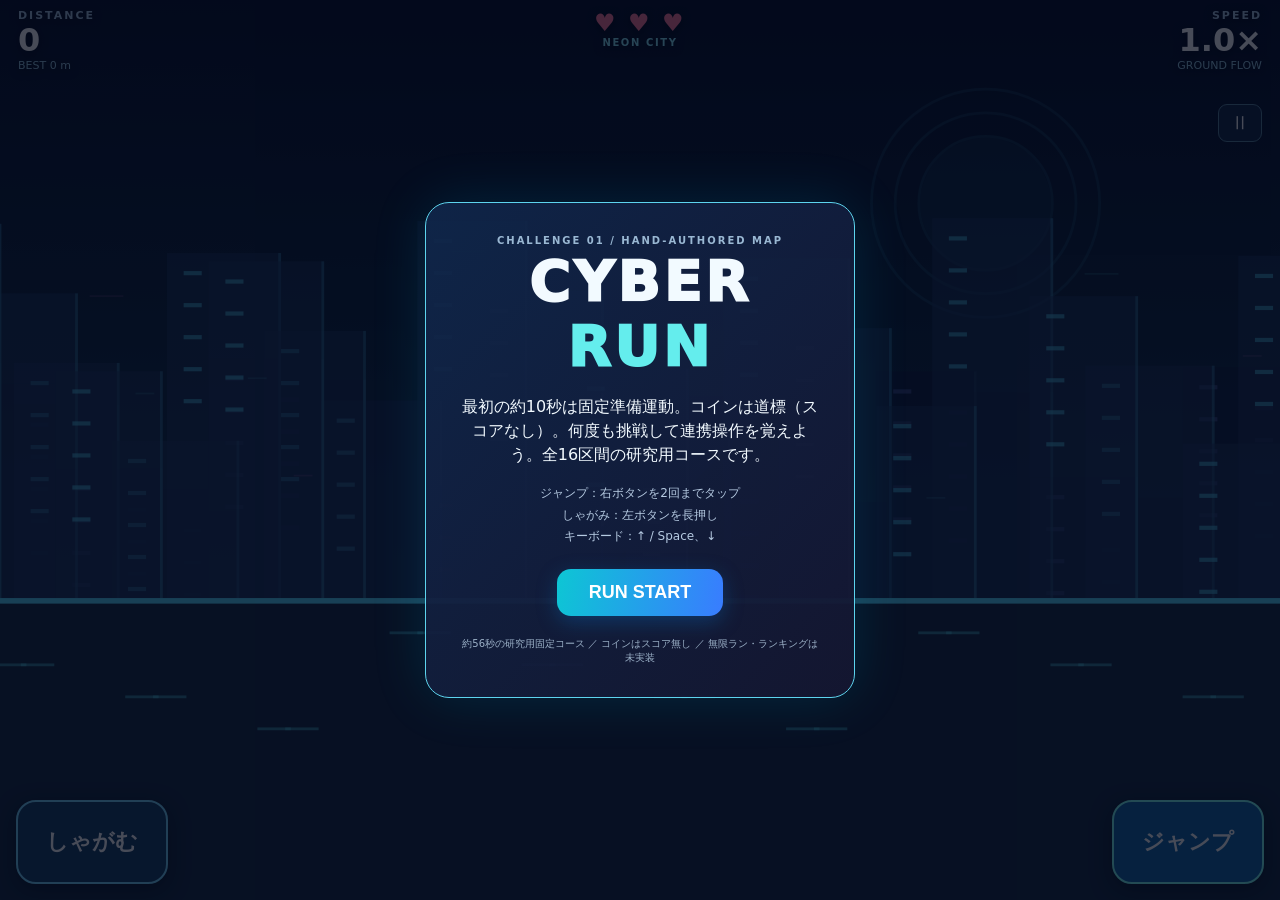
<file: playtest-v23/index.html>
<!doctype html>
<html lang="ja">
<head>
<title>CYBER RUN V2.3.1 — コイン・穴判定改善 試遊版</title>
<meta name="robots" content="noindex,nofollow">
<meta name="viewport" content="width=device-width,initial-scale=1,maximum-scale=1,viewport-fit=cover,user-scalable=no">
<meta charset="utf-8">
<style>
:root{color-scheme:dark;--cyan:#65eeef;--purple:#c185ff;--cream:#f2faff}
*{box-sizing:border-box;-webkit-tap-highlight-color:transparent}
html,body{margin:0;width:100%;height:100%;overflow:hidden;background:#070d20;color:var(--cream);font-family:system-ui,-apple-system,"Hiragino Kaku Gothic ProN",sans-serif;touch-action:none;overscroll-behavior:none;-webkit-user-select:none;user-select:none}
canvas{width:100vw;height:100dvh;display:block;touch-action:none}
#hud{position:fixed;top:max(9px,env(safe-area-inset-top));left:max(18px,env(safe-area-inset-left));right:max(18px,env(safe-area-inset-right));display:flex;justify-content:space-between;align-items:flex-start;z-index:3;pointer-events:none;gap:10px;text-shadow:0 2px 8px #020817}
.metric{min-width:100px;display:flex;flex-direction:column}.metric.right{text-align:right}.metric span{font-size:11px;letter-spacing:.18em;color:#a6c3dd;font-weight:800}.metric strong{font-variant-numeric:tabular-nums;font-size:clamp(20px,3.8vw,32px);line-height:1.15;color:#fff}.metric small{font-size:11px;color:#98c9e0}.center-hud{text-align:center}#hearts{font-size:clamp(16px,3vw,24px);color:#ff7899;white-space:nowrap;letter-spacing:.1em}#region{font-size:10px;letter-spacing:.16em;color:#8be5f5;font-weight:700}
#controls{position:fixed;inset:auto max(16px,env(safe-area-inset-right)) max(16px,env(safe-area-inset-bottom)) max(16px,env(safe-area-inset-left));display:flex;justify-content:space-between;pointer-events:none;z-index:4}.control{pointer-events:auto;touch-action:none;border:2px solid #76d4fa;border-radius:20px;width:clamp(100px,20vw,152px);height:clamp(58px,16vh,84px);font-size:clamp(15px,2.5vw,22px);font-weight:900;color:white;box-shadow:0 6px 20px #02081988;background:#184269ec}.control.jump{background:#126cafee;border-color:#7bfcf2}.control:active,.control.pressed{transform:scale(.96);filter:brightness(1.3)}#pause{position:fixed;z-index:4;top:104px;right:max(18px,env(safe-area-inset-right));background:#162c4dce;color:white;border:1px solid #58859a;border-radius:9px;padding:6px 12px;font-size:18px;touch-action:manipulation}
#overlay{position:fixed;inset:0;display:grid;place-items:center;background:#020818b9;z-index:6;padding:15px}#overlay.hidden{display:none}#panel{width:min(430px,90vw);max-height:95dvh;overflow:auto;text-align:center;border:1px solid #5dd4ee;border-radius:24px;padding:clamp(20px,4vh,32px);background:linear-gradient(135deg,#10274be8,#151631ed);box-shadow:0 0 55px #0bc5e622}h1{margin:3px 0 12px;font-size:clamp(34px,6vw,56px);letter-spacing:.06em;font-weight:950}h1 em{color:#64eded;font-style:normal}.eyebrow{font-size:10px;letter-spacing:.2em;color:#9ab8d3;font-weight:700}#message{font-size:16px;line-height:1.5}.hint{font-size:12px;line-height:1.8;color:#b6cbe2}#primary{border:0;border-radius:14px;background:linear-gradient(100deg,#0dc6d4,#397cff);padding:13px 32px;margin:9px 0;color:white;font-weight:900;font-size:18px;box-shadow:0 6px 20px #0c63aa66}.sub{font-size:10px;color:#9cb2c8;margin-top:12px}
@media (max-height:330px){#pause{top:88px}#region,.metric small{display:none}#panel{padding:12px}.hint{margin:6px 0}.control{height:52px}h1{font-size:28px}}

</style>
</head>
<body>

<canvas id="game" aria-label="CYBER RUN game"></canvas>
<header id="hud" aria-live="off">
  <div class="metric"><span>DISTANCE</span><strong id="score">0</strong><small id="best">BEST 0 m</small></div>
  <div class="center-hud"><div id="hearts">♥ ♥ ♥</div><div id="region">NEON CITY</div></div>
  <div class="metric right"><span>SPEED</span><strong id="speed">1.0×</strong><small id="distance">GROUND FLOW</small></div>
</header>
<div id="controls"><button id="duck" class="control duck" aria-label="しゃがむ">しゃがむ</button><button id="jump" class="control jump" aria-label="ジャンプ">ジャンプ</button></div>
<button id="pause" aria-label="一時停止">Ⅱ</button>
<div id="overlay" role="dialog" aria-modal="true"><section id="panel">
  <div class="eyebrow">CHALLENGE 01 / HAND-AUTHORED MAP</div>
  <h1>CYBER <em>RUN</em></h1>
  <p id="message">最初の約10秒は固定準備運動。コインは道標（スコアなし）。何度も挑戦して連携操作を覚えよう。全16区間の研究用コースです。</p>
  <p class="hint">ジャンプ：右ボタンを2回までタップ<br>しゃがみ：左ボタンを長押し<br>キーボード：↑ / Space、↓</p>
  <button id="primary">RUN START</button>
  <div class="sub">約56秒の研究用固定コース ／ コインはスコア無し ／ 無限ラン・ランキングは未実装</div>
</section></div>


<script>/* CYBER RUN v0.6 — action-first courses with shared physics and one-way platforms.
 * Units: logical canvas pixels, 120 Hz simulation. No dependencies or remote services.
 */
(function(root,factory){const api=factory();if(typeof module==='object'&&module.exports)module.exports=api;root.CyberRunCore=api})(typeof globalThis!=='undefined'?globalThis:this,function(){
'use strict';
const GROUND=370,GRAVITY=1900,FIRST_JUMP=690,SECOND_JUMP=640,SPRING_JUMP=930,BASE_SPEED=400,MAX_SPEED=1150;
const BODY_W=21,HITBOX_OFFSET_X=6,STAND_H=48,DUCK_H=27,MIN_SECOND_JUMP=.11,DT=1/120;
// Duck-gate fills the reachable jumping lane but leaves an honest crouch-height opening.
// Unlike optional bars, its full collision silhouette extends above maximum ground jump.
const DUCK_GATE_OPENING=28,DUCK_GATE_TOP=GROUND-300,FRAGILE_HOLD=.34,AIR_BOOST_VY=890;
const PATTERNS=[
 // 'script' records the intended action sequence, not the only valid route.
 {name:'street-pulse',theme:'GROUND FLOW',duration:2.20,weight:4,script:[[.22,'jump'],[1.04,'jump']],hazards:[[.48,'low'],[1.31,'low']]},
 {name:'duck-switch',theme:'GROUND FLOW',duration:2.17,weight:4,script:[[.23,'jump'],[.87,'duck-on'],[1.50,'duck-off']],hazards:[[.48,'low'],[1.28,'bar']]},
 {name:'reverse-switch',theme:'GROUND FLOW',duration:2.17,weight:4,script:[[.15,'duck-on'],[.62,'duck-off'],[.84,'jump']],hazards:[[.45,'duck-gate'],[1.14,'low']]},
 {name:'tunnel-run',theme:'TUNNEL FLOW',duration:2.28,weight:3,script:[[.14,'duck-on'],[1.15,'duck-off'],[1.26,'jump']],hazards:[[.45,'duck-gate'],[.87,'bar'],[1.60,'low']]},
 {name:'double-boost',theme:'AIR FLOW',duration:2.25,weight:2.5,minTime:5,script:[[.24,'jump'],[.49,'jump']],hazards:[[.83,'tall']]},
 {name:'sky-bridge',theme:'SKY FLOW',duration:2.29,weight:6,minTime:0,script:[[.20,'jump']],platforms:[[.48,1.42,80]],hazards:[[.99,'low'],[1.25,'low']]},
 {name:'sky-crouch',theme:'SKY FLOW',duration:2.35,weight:4.5,minTime:3,script:[[.18,'jump'],[.93,'duck-on'],[1.38,'duck-off']],platforms:[[.45,1.49,77]],hazards:[[1.17,'platform-bar',0],[1.18,'low']]},
 {name:'fall-and-hop',theme:'SKY FLOW',duration:2.53,weight:3.2,minTime:6,script:[[.18,'jump'],[1.47,'jump']],platforms:[[.45,1.10,77]],hazards:[[.78,'low'],[1.79,'low']]},
 {name:'tunnel-to-sky',theme:'SKY FLOW',duration:2.67,weight:3,minTime:8,script:[[.23,'duck-on'],[.60,'duck-off'],[.79,'jump']],platforms:[[1.00,1.91,81]],hazards:[[.44,'bar'],[1.41,'low'],[1.70,'low']]},
 {name:'sky-gap',theme:'SKY FLOW',duration:2.30,weight:2,minTime:15,script:[[.20,'jump']],platforms:[[.48,1.43,80]],hazards:[[.83,'low']],gaps:[[1.06,58]]},
 {name:'rhythm-three',theme:'GROUND FLOW',duration:2.90,weight:3,minTime:10,script:[[.19,'jump'],[.93,'duck-on'],[1.34,'duck-off'],[1.47,'jump']],hazards:[[.44,'low'],[1.15,'bar'],[1.75,'low']]},
 {name:'sky-low-high',theme:'SKY FLOW',duration:2.65,weight:2.5,minTime:17,script:[[.20,'jump'],[1.47,'jump']],platforms:[[.49,1.13,82]],hazards:[[.87,'low'],[1.83,'low']]},

 // Dense, action-distinct motifs. Scripts are witnessed and rejected at build time if unsafe.
 {name:'triple-strike',theme:'GROUND RHYTHM',duration:3.17,weight:3.7,minTime:3,
  script:[[.20,'jump'],[1.04,'jump'],[1.87,'jump']],hazards:[[.45,'low'],[1.31,'low'],[2.15,'low']]},
 {name:'duck-weave',theme:'TUNNEL FLOW',duration:2.96,weight:4.2,minTime:2,
  script:[[.11,'duck-on'],[.57,'duck-off'],[.73,'jump'],[1.48,'duck-on'],[2.12,'duck-off']],
  hazards:[[.40,'duck-gate'],[1.04,'low'],[1.82,'bar']]},
 {name:'beam-chase',theme:'TUNNEL FLOW',duration:2.57,weight:3.7,minTime:5,
  script:[[.14,'duck-on'],[1.02,'duck-off'],[1.21,'jump']],
  hazards:[[.40,'bar'],[.77,'duck-gate'],[1.46,'low']]},
 {name:'platform-weave',theme:'SKY FLOW',duration:2.68,weight:6.3,minTime:2,
  script:[[.18,'jump'],[.91,'duck-on'],[1.36,'duck-off'],[1.66,'jump']],
  platforms:[[.46,1.38,79]],hazards:[[.93,'low'],[1.14,'platform-bar',0],[1.98,'low']]},
 {name:'drop-and-duck',theme:'SKY FLOW',duration:3.05,weight:3.5,minTime:7,
  script:[[.18,'jump'],[1.44,'duck-on'],[1.90,'duck-off'],[2.06,'jump']],
  platforms:[[.46,1.03,79]],hazards:[[.85,'low'],[1.70,'duck-gate'],[2.33,'low']]},
 {name:'pulse-drone',theme:'MOTION FLOW',duration:2.81,weight:4.1,minTime:4,
  script:[[.12,'duck-on'],[.75,'duck-off'],[.91,'jump'],[1.70,'duck-on'],[2.23,'duck-off']],
  hazards:[[.42,'moving'],[1.20,'low'],[2.02,'duck-gate']]},
 {name:'aerial-surge',theme:'SKY FLOW',duration:2.73,weight:3.8,minTime:10,
  script:[[.17,'jump'],[.98,'jump'],[1.89,'duck-on'],[2.27,'duck-off']],
  platforms:[[.46,1.12,78]],hazards:[[.83,'low'],[1.40,'low'],[2.07,'bar']]},
 {name:'spring-overdrive',theme:'BOOST FLOW',duration:2.72,weight:3.8,minTime:6,
  script:[[1.80,'duck-on'],[2.24,'duck-off']],pads:[[.38,46]],hazards:[[.86,'tall'],[2.03,'bar']]},
 {name:'spring-to-sky',theme:'BOOST FLOW',duration:2.81,weight:3.0,minTime:10,
  script:[[1.22,'duck-on'],[1.69,'duck-off']],pads:[[.31,46]],
  platforms:[[.81,1.68,110]],hazards:[[1.48,'platform-bar',0],[1.37,'low']]},
 // Two-height courses are genuinely different traversals: the witnessed path
 // touches BOTH suspended floors, then releases naturally into the next section.
 {name:'sky-stepdown',theme:'SKY FLOW',duration:2.78,weight:3.0,minTime:8,
  script:[[.19,'jump'],[1.48,'jump']],platforms:[[.47,1.02,85],[1.12,1.63,45]],
  hazards:[[.77,'low'],[1.83,'low']]},
 {name:'sky-stepduck',theme:'SKY FLOW',duration:2.88,weight:2.8,minTime:12,
  script:[[.19,'jump'],[1.37,'duck-on'],[1.77,'duck-off'],[1.92,'jump']],
  platforms:[[.46,1.05,80],[1.12,1.88,45]],
  hazards:[[.80,'low'],[1.60,'platform-bar',1],[2.23,'low']]},
 // Higher-distance mastery bursts: several alternating commands in one continuous flow.
 {name:'rhythm-five',theme:'RHYTHM BURST',duration:3.52,weight:4.8,minTime:12,
  script:[[.13,'jump'],[.84,'duck-on'],[1.23,'duck-off'],[1.31,'jump'],[2.01,'duck-on'],[2.40,'duck-off'],[2.50,'jump']],
  hazards:[[.43,'low'],[1.07,'bar'],[1.61,'low'],[2.25,'bar'],[2.80,'low']]},
 {name:'overdrive-rhythm',theme:'RHYTHM BURST',duration:4.56,weight:6.0,minTime:40,
  script:[[.13,'jump'],[.84,'duck-on'],[1.23,'duck-off'],[1.31,'jump'],[2.01,'duck-on'],[2.40,'duck-off'],[2.50,'jump'],[3.21,'duck-on'],[3.60,'duck-off'],[3.68,'jump']],
  hazards:[[.43,'low'],[1.07,'bar'],[1.61,'low'],[2.25,'bar'],[2.80,'low'],[3.45,'bar'],[4.00,'low']]},
 // Ascending aerial routes: land on a low platform, jump to a HIGHER one,
 // then exit naturally. The alternate adds a ceiling on the second level.
 {name:'sky-ascend',theme:'SKY CLIMB',duration:3.10,weight:3.9,minTime:12,
  script:[[.19,'jump'],[.89,'jump']],platforms:[[.46,1.19,75],[1.32,2.10,142]],
  hazards:[[.81,'low'],[1.81,'low']]},
 {name:'sky-ascend-duck',theme:'SKY CLIMB',duration:3.15,weight:3.9,minTime:15,
  script:[[.19,'jump'],[.89,'jump'],[1.65,'duck-on'],[2.15,'duck-off']],
  platforms:[[.46,1.20,75],[1.32,2.25,142]],
  hazards:[[.81,'low'],[1.91,'platform-bar',1]]},
 // Two new MECHANICAL systems for V0.8, not just different hurdle graphics:
 // A fragile catwalk disappears 340ms after touchdown, demanding a second jump.
 {name:'fracture-hop',theme:'FRACTURE CHASM',duration:2.50,weight:7.5,minTime:22,challenge:true,
  script:[[.20,'jump'],[.96,'jump']],platforms:[[.48,1.23,75,'fragile']],
  gaps:[[1.00,1.20,'seconds']],hazards:[]},
 {name:'fracture-shutter',theme:'FRACTURE CHASM',duration:3.25,weight:7,minTime:37,challenge:true,
  script:[[.20,'jump'],[.96,'jump'],[2.15,'duck-on'],[2.70,'duck-off']],
  platforms:[[.48,1.23,75,'fragile']],gaps:[[1.00,1.20,'seconds']],
  hazards:[[2.43,'duck-gate']]},
 // An airborne boost ring is hitbox-activated once and needed to clear the gap.
 {name:'orb-leap',theme:'AERIAL REBOUND',duration:2.55,weight:7.5,minTime:22,challenge:true,
  script:[[.17,'jump'],[1.10,'jump']],pads:[[.80,44,95,'airboost']],
  gaps:[[1.03,1.55,'seconds']],hazards:[]},
 {name:'orb-gate',theme:'AERIAL REBOUND',duration:3.28,weight:7,minTime:52,challenge:true,
  script:[[.17,'jump'],[1.10,'jump'],[2.13,'duck-on'],[2.76,'duck-off']],
  pads:[[.80,44,95,'airboost']],gaps:[[1.03,1.55,'seconds']],
  hazards:[[2.42,'duck-gate']]},
 // Endgame mastery: the broken catwalk and air ring BOTH matter. The exit
 // requires crouching after the second, longer airborne phase.
 {name:'fracture-rebound-gate',theme:'MASTER CHAIN',duration:3.55,weight:7,minTime:75,challenge:true,
  script:[[.20,'jump'],[.96,'jump'],[2.42,'duck-on'],[3.01,'duck-off']],
  platforms:[[.48,1.23,75,'fragile']],pads:[[1.40,44,225,'airboost']],
  gaps:[[1.30,1.90,'seconds']],hazards:[[2.65,'duck-gate']]},
 {name:'breather',theme:'RECOVERY',duration:1.12,weight:.15,script:[],hazards:[]},
];
function speedAt(seconds){return Math.min(MAX_SPEED,BASE_SPEED+Math.max(0,seconds)*7.5)}
function timeToTravel(seconds,distance){
 const v=speedAt(seconds),a=7.5,cap=(MAX_SPEED-v)/a,capDistance=v*cap+.5*a*cap*cap;
 if(distance<=capDistance)return (Math.sqrt(v*v+2*a*distance)-v)/a;
 return cap+(distance-capDistance)/MAX_SPEED;
}
function randomizer(seed){let n=seed>>>0;return function(){n=(Math.imul(n,1664525)+1013904223)>>>0;return n/4294967296}}
function overlap(a,b){return a.x<b.x+b.w&&a.x+a.w>b.x&&a.y<b.y+b.h&&a.y+a.h>b.y}
function intersectsGap(rect,g){return rect.x+rect.w*.77>g.x&&rect.x+rect.w*.23<g.x+g.w}
function rectAt(x,bottom,duck){const h=duck?DUCK_H:STAND_H;return{x,y:bottom-h+4,w:BODY_W,h:h-7}}
function hazardAt(h,time){return h.kind==='moving'?{...h,y:GROUND-87+Math.sin(time*3.5+h.phase)*27}:h}
function makeRunner(x=0){return{x,bottom:GROUND,vy:0,jumps:0,duck:false,support:'ground',coyote:0,jumpBuffer:0,lastJump:-100,hp:3,fragileTimes:Object.create(null),airBoosts:Object.create(null)}}
function isSupported(state){return state.support!==null}
function physicsStep(p,dt,x,platforms,gaps,duckHeld,jumpRequested,time,rescue=0,pads=[]){
 const prevBottom=p.bottom,wasSupported=p.support!==null;
 p.x=x;
 if(jumpRequested)p.jumpBuffer=.105;else p.jumpBuffer=Math.max(0,p.jumpBuffer-dt);
 p.coyote=Math.max(0,p.coyote-dt);
 if(p.jumpBuffer>0&&p.jumps<2&&time-p.lastJump>=MIN_SECOND_JUMP&&(p.jumps>0||wasSupported||p.coyote>0)){
  const first=p.jumps===0;p.vy=-(first?FIRST_JUMP:SECOND_JUMP);p.jumps++;p.lastJump=time;p.support=null;p.coyote=0;p.jumpBuffer=0;
 }
 p.duck=!!duckHeld&&p.jumps===0&&p.support!==null;
 p.vy+=GRAVITY*dt;
 p.bottom+=p.vy*dt;
 let landing=null;
 if(p.vy>=0){
  for(const platform of platforms){
   // Fragile catwalks collapse shortly after the first real touchdown.
   if(platform.kind==='fragile'&&p.fragileTimes[platform.id]!==undefined&&time-p.fragileTimes[platform.id]>=FRAGILE_HOLD)continue;
   // Only collide when descending across the upper face: jump from underneath passes through.
   if(prevBottom<=platform.y+.001&&p.bottom>=platform.y&&x+HITBOX_OFFSET_X+BODY_W*.86>platform.x&&x+HITBOX_OFFSET_X+BODY_W*.14<platform.x+platform.w){
    if(!landing||platform.y<landing.y)landing={y:platform.y,id:platform.id};
   }
  }
  if(prevBottom<=GROUND+.001&&p.bottom>=GROUND){
   const feet=rectAt(x+HITBOX_OFFSET_X,p.bottom,p.duck);
   if(rescue>0||!gaps.some(g=>intersectsGap(feet,g))){if(!landing||GROUND<landing.y)landing={y:GROUND,id:'ground'}}
  }
 }
 if(landing){
  const spring=landing.id==='ground'&&pads.find(pad=>(!pad.kind||pad.kind==='spring')&&x+HITBOX_OFFSET_X+BODY_W*.86>pad.x&&x+HITBOX_OFFSET_X+BODY_W*.14<pad.x+pad.w);
  if(spring){p.bottom=GROUND;p.vy=-SPRING_JUMP;p.jumps=1;p.support=null;p.coyote=0;p.duck=false;p.jumpBuffer=0}
  else {p.bottom=landing.y;p.vy=0;p.jumps=0;p.support=landing.id;p.coyote=.075;p.duck=!!duckHeld; /* Retain a buffered jump through touchdown. */
   const floor=platforms.find(f=>f.id===landing.id);
   if(floor?.kind==='fragile'&&p.fragileTimes[landing.id]===undefined)p.fragileTimes[landing.id]=time;
  }
 }
 else {p.support=null;if(wasSupported&&p.jumps===0)p.coyote=.075;if(p.jumps===0&&p.coyote<=0)p.jumps=1;p.duck=false}
 // The airborne ring automatically fires once when the runner physically enters it.
 if(p.support===null){
  const body=rectAt(x+HITBOX_OFFSET_X,p.bottom,p.duck);
  for(const pad of pads){
   if(pad.kind!=='airboost'||p.airBoosts[pad.id])continue;
   if(overlap(body,{x:pad.x,y:pad.y,w:pad.w,h:pad.h||34})){
    p.vy=-AIR_BOOST_VY;p.jumps=1;p.airBoosts[pad.id]=true;break;
   }
  }
 }
 return p;
}
function buildPattern(x,seconds,speed,pattern,rng,riff=0){
 const duration=pattern.duration;
 const distance=t=>{
  // Travel at the real acceleration curve, not the speed sampled at chunk entry.
  const initial=Math.max(0,Math.min(MAX_SPEED,BASE_SPEED+seconds*7.5));
  const untilCap=(MAX_SPEED-initial)/7.5;
  const rising=Math.min(t,Math.max(0,untilCap));
  return initial*rising+3.75*rising*rising+MAX_SPEED*Math.max(0,t-rising);
 };
 const platforms=(pattern.platforms||[]).map(([a,b,height,kind],i)=>({id:pattern.name+':'+(kind==='fragile'?Math.round(seconds*1000)+':':'')+i,x:x+distance(a),w:distance(b-a),y:GROUND-height,kind:kind||'one-way'}));
 // Micro-riffs change the relative timing of existing hazards, not the move script.
 // Variants must be independently certified against the real runner physics.
 const hazards=[];let hazardIndex=0;
 for(const [at,kind,extra] of pattern.hazards){
  const timingShift=riff===1?(hazardIndex%2?-.014:.016):
   riff===2?(hazardIndex%2?.016:-.014):
   riff===3?(hazardIndex%3===0?.024:-.012):0;
  hazardIndex++;
  const sz={low:[32,36,GROUND-36],bar:[69,29,GROUND-64],'duck-gate':[84,GROUND-DUCK_GATE_OPENING-DUCK_GATE_TOP,DUCK_GATE_TOP],tall:[40,158,GROUND-158],moving:[34,28,GROUND-87],
   'platform-bar':[65,28,GROUND-(pattern.platforms?.[extra]?.[2]||80)-62]};
  const [w,h,y]=sz[kind];hazards.push({x:x+distance(at+timingShift)-w/2,y,w,h,kind,phase:0});
 }
 const pads=(pattern.pads||[]).map(([at,width,height,kind],i)=>({id:pattern.name+':'+Math.round(seconds*1000)+':pad:'+i,x:x+distance(at)-width/2,w:width,y:kind==='airboost'?GROUND-height:GROUND,h:kind==='airboost'?34:10,kind:kind||'spring'}));
 const gaps=(pattern.gaps||[]).map(([at,width,unit])=>{const w=unit==='seconds'?distance(at+width/2)-distance(at-width/2):width;return{x:x+distance(at)-w/2,w}});
 return {type:pattern.name,theme:pattern.theme,x,length:distance(duration),seconds,speed,hazards,gaps,platforms,pads,pickups:[],script:pattern.script,pattern,riff};
}
// Replays a desired movement sequence using the SAME physics tick as the game, checking
// environment collision and cross-boundary grounded handoff. No search on the iPad.
function replayPattern(segment,opts={}){
 const dt=DT,offset=opts.offset||0,x0=segment.x,initialTime=segment.seconds;
 const pattern=segment.pattern||PATTERNS.find(p=>p.name===segment.type);
 if(!pattern)return {ok:false,reason:'unknown pattern'};
 // Verify independent per-action input drift; the chronological order may change.
 const events=(pattern.script||[]).map((event,i)=>[event[0]+(opts.actionOffsets?.[i]||0),event[1]]).sort((a,b)=>a[0]-b[0]);
 const runner=makeRunner(x0);let time=0,covered=0,next=0,duck=false,steps=0;
 const route=[];
 const maxSteps=Math.max(1000,Math.ceil((pattern.duration||0)/dt)+90);
 while(covered<segment.length&&steps++<maxSteps){
  let request=false;
  while(next<events.length&&events[next][0]+offset<=time+1e-6){const action=events[next++][1];if(action==='jump')request=true;else if(action==='duck-on')duck=true;else if(action==='duck-off')duck=false}
  covered+=speedAt(initialTime+time)*dt;
  const worldX=x0+covered;
  physicsStep(runner,dt,worldX,segment.platforms,segment.gaps,duck,request,initialTime+time,0,segment.pads);
  const rect=rectAt(worldX+HITBOX_OFFSET_X,runner.bottom,runner.duck);
  if(runner.bottom>GROUND+10)return {ok:false,reason:'fell',time,worldX};
  if(segment.hazards.some(h=>overlap(rect,hazardAt(h,initialTime+time))))return {ok:false,reason:'hazard',time,worldX};
  if(opts.trace)route.push({time,worldX,bottom:runner.bottom,jumps:runner.jumps,support:runner.support,duck:runner.duck});
  time+=dt;
 }
 if(steps>=maxSteps||runner.support!=='ground'||runner.jumps!==0)return {ok:false,reason:'bad handoff',time,bottom:runner.bottom,support:runner.support};
 return {ok:true,time,steps,route};
}
function verifyPattern(p,seconds,opts={}){
 const segment=buildPattern(0,seconds,speedAt(seconds),p,randomizer(123));
 const offsets=opts.offsets||[0,.025,-.025];
 return offsets.every(offset=>replayPattern(segment,{offset}).ok);
}

// V0.7 experimental: PLAN CONTROLS -> SIMULATE ACTUAL RUNNER -> PLACE TERRAIN.
// Legacy motif library remains as a fallback while human-time-jitter QA is expanded.
function trajectoryTrace(events,duration,seconds,platforms=[]){
 const p=makeRunner(0),trace=[],dt=DT;let next=0,duck=false;
 const distance=t=>{const v=speedAt(seconds),cap=(MAX_SPEED-v)/7.5,rise=Math.min(t,Math.max(0,cap));return v*rise+3.75*rise*rise+MAX_SPEED*Math.max(0,t-rise)};
 for(let frame=0;frame<Math.ceil(duration/dt);frame++){
  const t=frame*dt;let jump=false;
  while(next<events.length&&events[next][0]<=t+1e-6){const action=events[next++][1];if(action==='jump')jump=true;else if(action==='duck-on')duck=true;else if(action==='duck-off')duck=false}
  const x=distance(t+dt);
  physicsStep(p,dt,x,platforms,[],duck,jump,seconds+t);
  trace.push({t,x,bottom:p.bottom,duck:p.duck,jumps:p.jumps,support:p.support});
  if(p.bottom>GROUND+10)return null;
 }
 return p.support==='ground'?trace:null;
}
function trajectoryComposition(seconds,rng){
 const moves=['vault','slide','double','gap','slide-vault','vault-slide','sky-line','sky-stair'];
 const pressure=Math.min(1,seconds/100),count=4+Math.floor(rng()*2)+Math.floor(pressure);
 // Shorter links between distinct actions, not artificially faster jump physics.
 const bridge=seconds>=55?.15:seconds>=20?.055:0;
 const script=[],needs=[];let cursor=.18,last='',skyIndex=0,stairCount=0,skyFloorCount=0;
 for(let i=0;i<count;i++){
  let choices=moves.slice();
  if(seconds<9)choices=choices.filter(v=>v!=='double'&&v!=='sky-line'&&v!=='sky-stair');
  if(seconds<20)choices=choices.filter(v=>v!=='sky-stair');
  let name=choices[Math.floor(rng()*choices.length)];
  if(name===last)name=choices[(choices.indexOf(name)+2)%choices.length];
  // Bound repeated multi-floor height solves. One segment can still contain
  // a real two-tier stair with a raised crouch, or two simpler sky landings.
  if(name==='sky-stair'&&stairCount>0)name='slide-vault';
  if((name==='sky-stair'?2:name==='sky-line'?1:0)+skyFloorCount>2)name='vault-slide';
  if(name==='sky-stair'){stairCount++;skyFloorCount+=2}
  else if(name==='sky-line')skyFloorCount++;
  last=name;const t=cursor;
  const act=(at,action)=>script.push([at,action]);
  const want=(kind,start,end,index=null)=>needs.push({kind,start,end,index});
  if(name==='sky-stair'){
   // Plan actions before terrain: low landing -> jump to high landing ->
   // crouch under an elevated beam -> fall naturally to ground.
   act(t,'jump');act(t+.87,'jump');act(t+1.48,'duck-on');act(t+2.06,'duck-off');
   const first=skyIndex++,second=skyIndex++;
   want('platform',t+.29,t+1.08,first);
   want('platform',t+1.24,t+1.93,second);
   want('platform-bar',t+1.73,t+1.80,second);
   cursor=t+2.56-bridge;
  }else if(name==='sky-line'){
   act(t,'jump');act(t+.98,'jump');const index=skyIndex++;
   want('platform',t+.28,t+1.50,index);
   want('platform-low',t+1.35,t+1.46,index);cursor=t+2.12-bridge;
  }else if(name==='slide'){
   act(t,'duck-on');act(t+.56,'duck-off');want('duck-gate',t+.24,t+.35);cursor=t+.84-bridge;
  }else if(name==='vault'){
   act(t,'jump');want('low',t+.29,t+.38);cursor=t+.92-bridge;
  }else if(name==='double'){
   act(t,'jump');act(t+.36,'jump');want('tall',t+.69,t+.87);cursor=t+1.58-bridge;
  }else if(name==='gap'){
   act(t,'jump');want('gap',t+.30,t+.42);cursor=t+.92-bridge;
  }else if(name==='slide-vault'){
   act(t,'duck-on');act(t+.57,'duck-off');act(t+.79,'jump');
   want('duck-gate',t+.25,t+.37);want('low',t+1.10,t+1.21);cursor=t+1.69-bridge;
  }else{
   act(t,'jump');act(t+.94,'duck-on');act(t+1.50,'duck-off');
   want('low',t+.30,t+.38);want('bar',t+1.19,t+1.31);cursor=t+1.77-bridge;
  }
 }
 script.sort((a,b)=>a[0]-b[0]);return {script,needs,duration:cursor+.18,count};
}
function composeTrajectoryAttempt(x,seconds,rng){
 const plan=trajectoryComposition(seconds,rng);
 const pilot=trajectoryTrace(plan.script,plan.duration,seconds);
 if(!pilot)return null;
 const distance=t=>{const v=speedAt(seconds),cap=(MAX_SPEED-v)/7.5,rise=Math.min(t,Math.max(0,cap));return v*rise+3.75*rise*rise+MAX_SPEED*Math.max(0,t-rise)};
 const platforms=[];
 for(const need of plan.needs.filter(n=>n.kind==='platform')){
  // Successive floors are derived from the trace AFTER earlier landings.
  // The simulation uses segment-local X, terrain uses world X.
  const staged=platforms.length?
    trajectoryTrace(plan.script,plan.duration,seconds,platforms.map(p=>({...p,x:p.x-x}))):pilot;
  if(!staged)return null;
  const ref=staged.find(p=>p.t>=need.start+.30);if(!ref)return null;
  const y=Math.round(ref.bottom);
  if(y>GROUND-55||y<GROUND-150)return null;
  platforms.push({id:'trace-route:'+platforms.length,x:x+distance(need.start),w:distance(need.end)-distance(need.start),y,kind:'one-way'});
 }
 const trace=platforms.length?trajectoryTrace(plan.script,plan.duration,seconds,platforms.map(p=>({...p,x:p.x-x}))):pilot;
 if(!trace)return null;
 const name='trace-route';
 const pattern={name,theme:platforms.length?'SKY TRACE':'KINETIC TRACE',duration:plan.duration,weight:1,script:plan.script,hazards:[],gaps:[],platforms:platforms.map(p=>[0,0,GROUND-p.y]),pads:[]};
 const obstacles=[],gaps=[];
 for(const need of plan.needs){
  if(need.kind==='platform')continue;
  const options=trace.filter(p=>p.t>=need.start&&p.t<=need.end&&(
   need.kind==='platform-bar'?p.duck&&p.support===platforms[need.index]?.id:
   need.kind==='platform-low'?p.bottom<=platforms[need.index].y-50:
   (need.kind==='bar'||need.kind==='duck-gate')?p.duck&&p.support!==null:
   need.kind==='tall'?p.bottom<=GROUND-170:
   need.kind==='gap'?p.bottom<=GROUND-70:p.bottom<=GROUND-65));
  if(!options.length)return null;
  const target=options[Math.floor(options.length*.48)],wx=x+target.x;
  if(need.kind==='gap'){
   const width=44+speedAt(seconds+target.t)*.035;
   gaps.push({x:wx-width/2,w:width});
   pattern.gaps.push([target.t,width]);
  }else{
   const sizes={low:[32,36,GROUND-36],bar:[69,29,GROUND-64],'duck-gate':[84,GROUND-DUCK_GATE_OPENING-DUCK_GATE_TOP,DUCK_GATE_TOP],tall:[40,142,GROUND-142],
    'platform-low':[35,28,platforms[need.index]?.y-28],
    'platform-bar':[52,28,platforms[need.index]?.y-62]};
   const [w,h,y]=sizes[need.kind];obstacles.push({x:wx-w/2,w,h,y,kind:need.kind,phase:0});
   pattern.hazards.push([target.t,need.kind]);
  }
 }
 const segment={type:name,theme:pattern.theme,x,length:distance(plan.duration),seconds,speed:speedAt(seconds),hazards:obstacles,gaps,
  platforms,pads:[],pickups:[],script:plan.script,pattern,riff:0,origin:'trajectory-first',planCount:plan.count};
 // Reuse actual game physics; do not allow a route with no certified solution.
 if(![0,-.02,.02,-.04,.04].every(offset=>replayPattern(segment,{offset}).ok))return null;
 // No decorative fake platforms: every created floor must actually be landed on.
 if(platforms.length){
  const route=replayPattern(segment,{trace:true}).route;
  const touched=new Set(route.filter(p=>p.support&&p.support!=='ground').map(p=>p.support));
  if(!platforms.every(p=>touched.has(p.id)))return null;
 }
 // Denser links must survive independent action timing changes, not only a
 // uniform shift that unrealistically preserves every relative input gap.
 if(seconds>=20){
  const events=plan.script;
  const probes=[
   events.map((_,i)=>i%2===0?.10:-.10),
   events.map((_,i)=>i%2===0?-.10:.10),
   events.map((_,i)=>((Math.imul(i+17,1103515245)>>>24)/255-.5)*.20),
   events.map((_,i)=>((Math.imul(i+47,1664525)>>>24)/255-.5)*.20)
  ];
  if(!probes.every(actionOffsets=>replayPattern(segment,{actionOffsets}).ok))return null;
 }
 return segment;
}

function composeTrajectorySegment(x,seconds,rng){
 // Bounded retry of action plans rejected by landing, gap, and jitter checks.
 // Remains opt-in and never delays the stable V0.6 runner.
 for(let attempt=0;attempt<3;attempt++){
  const candidate=composeTrajectoryAttempt(x,seconds,rng);
  if(candidate)return candidate;
 }
 return null;
}
function makeSegment(x,seconds,rng,hp,recent={}){
 const speed=speedAt(seconds);
 // Genuine advanced mechanics should recur; do not bury them inside 30 motifs.
 // Avoid three consecutive repeats, while keeping the procedural action-first
 // route generator and the original aerial patterns for variety.
 const specials=PATTERNS.filter(p=>p.challenge&&(p.minTime||0)<=seconds);
 const recentSpecial=(recent.recentTypes||[]).some(name=>PATTERNS.some(p=>p.challenge&&p.name===name));
 const chance=seconds>=55?.30:seconds>=25?.21:.08;
 if(specials.length&&!recentSpecial&&rng()<chance){
  const multi=seconds>=45?specials.filter(p=>p.script.length>=4):specials;
  const choices=multi.length?multi:specials;
  const alternate=choices.filter(p=>p.name!==recent.type);
  const pool=alternate.length?alternate:choices;
  const pattern=pool[Math.floor(rng()*pool.length)];
  const segment=buildPattern(x,seconds,speed,pattern,rng,0);
  // Preserve the V0.7 rare recovery rule in advanced routes too.
  if(hp<3&&seconds>20&&rng()<.0025)segment.pickups.push({x:x+speed*.10,y:GROUND-24,r:13,kind:'heart'});
  return segment;
 }
 // Experimental V0.7 route-first generator, with legacy motifs as safe fallback.
 if(typeof globalThis!=='undefined'&&globalThis.CYBER_RUN_V07_EXPERIMENTAL===true&&rng()<(seconds<10?.34:.73)){
  const composed=composeTrajectorySegment(x,seconds,rng);
  if(composed)return composed;
 }
 const allowed=PATTERNS.filter(p=>(p.minTime||0)<=seconds);
 // Recoveries appear intermittently, not repeated at random after every course.
 // Strong anti-repetition without fixing an exact sequence; a smooth pressure curve
 // alternates intense clusters and brief recovery beats.
 const target=2.65+.48*Math.sin(seconds*.18);
 const weighted=allowed.map(p=>{
  const difficulty=p.name==='breather'?.65:p.platforms?.length?3.2:p.hazards.length>=3?3.0:2.4;
  let weight=p.weight*Math.max(.20,1-Math.abs(target-difficulty)*.46);
  // Beyond the opening, prioritize more decisions per second, not just speed.
  const pressure=Math.min(1,Math.max(0,(seconds-12)/78));
  const active=(p.script||[]).filter(action=>action[1]==='jump'||action[1]==='duck-on').length;
  if(active>=4)weight*=1+pressure*2.0;
  else if(active>=3)weight*=1+pressure*.9;
  else if(active<=1&&p.name!=='breather')weight*=1-pressure*.5;
  if(p.name===recent.type)weight*=.025;
  if(p.theme===recent.theme)weight*=.32;
  if((recent.recentTypes||[]).includes(p.name))weight*=.46;
  if((recent.recentThemes||[]).includes(p.theme))weight*=.72;
  if(p.name==='breather'&&recent.type==='breather')weight*=.1;
  return {p,weight};
 });
 const total=weighted.reduce((sum,z)=>sum+z.weight,0);
 let needle=rng()*total,pattern=allowed[allowed.length-1];
 for(const {p,weight} of weighted){needle-=weight;if(needle<0){pattern=p;break}}
 // Pre-certified micro-riffs keep the action grammar intact while varying actual
 // obstacle timing. rhythm-three has less clearance and permits only safe riffs.
 const approvedRiffs=pattern.name==='rhythm-five'?[0,2]:
  pattern.name==='aerial-surge'?[0,1]:[0,1,2,3];
 const riff=approvedRiffs[Math.floor(rng()*approvedRiffs.length)];
 const segment=buildPattern(x,seconds,speed,pattern,rng,riff);
 // Healing is deliberately rare, random, and never spawns at full HP. No score pickups.
 if(hp<3&&seconds>20&&rng()<.0025){segment.pickups.push({x:x+speed*.10,y:GROUND-24,r:13,kind:'heart'})}
 return segment;
}
return {GROUND,GRAVITY,FIRST_JUMP,SECOND_JUMP,SPRING_JUMP,BASE_SPEED,MAX_SPEED,BODY_W,STAND_H,DUCK_H,DT,MIN_SECOND_JUMP,PATTERNS,
 speedAt,timeToTravel,trajectoryTrace,trajectoryComposition,composeTrajectorySegment,DUCK_GATE_TOP,DUCK_GATE_OPENING,FRAGILE_HOLD,AIR_BOOST_VY,randomizer,overlap,intersectsGap,rectAt,hazardAt,makeRunner,isSupported,physicsStep,buildPattern,replayPattern,verifyPattern,makeSegment,HITBOX_OFFSET_X};
});
</script>
<script>/* CYBER RUN — animated neon stick runner, cosmetic only; no hitbox or game RNG changes. */
(function(root, factory) {
  const api=factory();
  if(typeof module==='object'&&module.exports)module.exports=api;
  root.CyberRunStickman=api;
})(typeof globalThis!=='undefined'?globalThis:this,function(){
  'use strict';
  const TAU=Math.PI*2;
  function point(x,y){return {x,y}}
  function pose({time=0, phase=null, intensity=0, duck=false, supported=true, jumps=0, vy=0, boost=false}={}) {
    // Origin is ground level under the stick figure. Crouch fits 27px.
    if(duck && supported){
      const bob=Math.sin(time*15)*.5;
      const head=point(5,-20.0+bob),shoulder=point(1,-15.5+bob),hip=point(-4,-9.5);
      return {type:'crouch',head,radius:5.2,shoulder,hip,
        arms:[[shoulder,point(8,-13),point(14,-12)], [shoulder,point(-7,-10),point(-11,-5)]],
        legs:[[hip,point(5,-6),point(11,-1)], [hip,point(-11,-5),point(-14,-1)]]};
    }
    // Integrated phase keeps the gait continuous as running speed increases.
    // Time is a fallback for independent animation preview and test harnesses.
    const running=supported,gaitPhase=Number.isFinite(phase)?phase:time*(19+11*Math.min(1,Math.max(0,intensity)));
    const s=Math.sin(gaitPhase),c=Math.cos(gaitPhase);
    const lean=running?1.3+intensity*2.5:vy<0?1:0;
    // One foot plants while the other swings, instead of two free-spinning legs.
    const bounce=running?(1.0+intensity)*Math.pow(Math.sin(gaitPhase),2):0;
    const head=point(lean+1,-40+bounce),shoulder=point(lean,-30+bounce),hip=point(-1,-18+bounce);
    let arms,legs,type;
    if(running){
      type='run';
      const stride=17+intensity*5, duty=.47-intensity*.04, lift=9+intensity*4;
      const smooth=u=>u*u*(3-2*u);
      function foot(phaseOffset){
        const u=((gaitPhase/6.283185307179586+phaseOffset)%1+1)%1;
        if(u<duty)return point(stride*(.5-u/duty),-1);
        const w=(u-duty)/(1-duty);
        return point(stride*(-.5+smooth(w)),-1-lift*Math.sin(Math.PI*w));
      }
      const nearFoot=foot(0),farFoot=foot(.5);
      const knee=(end,bend)=>point(hip.x+(end.x-hip.x)*.52+bend,-10+(end.y+1)*.22);
      legs=[[hip,knee(nearFoot,3),nearFoot],[hip,knee(farFoot,-2),farFoot]];
      arms=[
        [point(shoulder.x-2,shoulder.y),point(-4-nearFoot.x*.50,-24),point(-5-nearFoot.x*.67,-18)],
        [point(shoulder.x+2,shoulder.y),point(4-farFoot.x*.50,-24),point(6-farFoot.x*.67,-18)]
      ];
    }else if(boost || jumps>=2){
      type='double';
      arms=[[shoulder,point(-10,-35),point(-15,-40)], [shoulder,point(11,-36),point(16,-39)]];
      legs=[[hip,point(10,-16),point(9,-8)], [hip,point(-10,-17),point(-7,-8)]];
    }else{
      // No one-frame pose snap at the jump apex: blend limb joints with vertical
      // velocity while keeping the collision state and hitbox unchanged.
      const t=Math.max(0,Math.min(1,(vy+150)/330));
      const fallBlend=t*t*(3-2*t);
      const interpolate=(a,b)=>point(a.x+(b.x-a.x)*fallBlend,a.y+(b.y-a.y)*fallBlend);
      const jumpingArms=[[shoulder,point(-8,-36),point(-12,-41)], [shoulder,point(9,-36),point(13,-42)]];
      const fallingArms=[[shoulder,point(-10,-28),point(-14,-23)], [shoulder,point(10,-28),point(15,-24)]];
      const jumpingLegs=[[hip,point(7,-12),point(13,-7)], [hip,point(-7,-11),point(-5,-3)]];
      const fallingLegs=[[hip,point(5,-10),point(7,0)], [hip,point(-5,-10),point(-9,0)]];
      const blend=(a,b)=>a.map((limb,i)=>limb.map((joint,j)=>interpolate(joint,b[i][j])));
      type=vy<90?'jump':'fall';
      arms=blend(jumpingArms,fallingArms);
      legs=blend(jumpingLegs,fallingLegs);
    }
    return {type,head,radius:6.2,shoulder,hip,arms,legs};
  }
  function draw(ctx, x, bottom, state={}) {
    const p=pose(state);
    ctx.save();ctx.translate(x+18,bottom);
    ctx.lineCap='round';ctx.lineJoin='round';
    const ink='#081728', neon=state.boost?'#ffef9b':'#71ffe3';
    function limb(points,color,width){
      ctx.beginPath();ctx.moveTo(points[0].x,points[0].y);
      for(let i=1;i<points.length;i++)ctx.lineTo(points[i].x,points[i].y);
      ctx.strokeStyle=color;ctx.lineWidth=width;ctx.stroke();
    }
    for(let i=0;i<2;i++){
      limb(p.legs[i],ink,6.6);limb(p.legs[i],neon,3.2);
      limb(p.arms[i],ink,5.6);limb(p.arms[i],i===0?'#35c8dd':neon,2.8);
    }
    limb([p.hip,p.shoulder],ink,7.7);limb([p.hip,p.shoulder],neon,4.1);
    ctx.shadowColor=neon;ctx.shadowBlur=7;
    ctx.beginPath();ctx.arc(p.head.x,p.head.y,p.radius,0,TAU);
    ctx.fillStyle=ink;ctx.fill();ctx.strokeStyle=neon;ctx.lineWidth=3;ctx.stroke();
    ctx.shadowBlur=0;
    ctx.fillStyle='#eafff8';ctx.fillRect(p.head.x+2.1,p.head.y-1,2.5,2.5);
    ctx.fillStyle='#b9fff0';
    for(const limbPoints of [...p.legs,...p.arms]){
      const joint=limbPoints[1];ctx.beginPath();ctx.arc(joint.x,joint.y,1.7,0,TAU);ctx.fill();
    }
    ctx.restore();
    return p;
  }
  return {pose,draw};
});
</script>
<script>/* CYBER RUN — V2 handcrafted study course, 2026-10-23.
 * Isolated prototype: NOT the procedural generator or Google Sites release.
 * Coin positions are sampled from the actual 120Hz physics witness, with no scoring.
 */
(function(root,factory){
 const api=factory(root.CyberRunCore||(typeof require==='function'?require('./core.js'):null));
 if(typeof module==='object'&&module.exports)module.exports=api;
 root.CyberRunHandcrafted=api;
})(typeof globalThis!=='undefined'?globalThis:this,function(C){
 'use strict';
 if(!C)throw Error('CYBER RUN core missing');
 // Fixed warm-up occupies ~8.3s of obstacles after the short initial lead-in
 // (roughly 9.7s from RUN START). Remaining motifs test learned action chains.
 const CUSTOM=Object.freeze({'spring-pressure':{
  name:'spring-pressure',theme:'SPRING PRESSURE',duration:3.8,weight:0,
  script:[[1.19,'duck-on'],[1.69,'duck-off'],[2.03,'duck-on'],[2.73,'duck-off'],[2.91,'jump']],
  pads:[[.31,46]],platforms:[[.81,1.68,110]],
  hazards:[[.80,'tall'],[1.48,'platform-bar',0],[2.40,'duck-gate'],[3.20,'low']],gaps:[]
 },'skyline-exit':{
  name:'skyline-exit',theme:'SKYLINE EXIT',duration:4.5,weight:0,
  script:[[.19,'jump'],[.89,'jump'],[2.83,'duck-on'],[3.38,'duck-off'],[3.56,'jump']],
  platforms:[[.46,1.19,75],[1.32,2.1,142]],
  hazards:[[.81,'low'],[1.81,'low'],[3.12,'duck-gate'],[3.90,'low']],gaps:[],pads:[]
 },'tunnel-bridge':{
  name:'tunnel-bridge',theme:'TUNNEL BRIDGE',duration:4.32,weight:0,
  script:[[.13,'duck-on'],[.61,'duck-off'],[.77,'jump'],[1.57,'jump'],[2.81,'duck-on'],[3.34,'duck-off'],[3.55,'jump']],
  platforms:[[1.04,1.65,77],[1.70,2.53,125]],
  hazards:[[.43,'duck-gate'],[1.11,'low'],[2.24,'low'],[3.06,'duck-gate'],[3.83,'low']],gaps:[],pads:[]
 },'relay-bridge':{
  name:'relay-bridge',theme:'SWITCHBACK RELAY',duration:4.4,weight:0,
  script:[[.12,'duck-on'],[.56,'duck-off'],[.72,'jump'],[1.59,'jump'],[2.67,'duck-on'],[3.16,'duck-off'],[3.36,'jump']],
  platforms:[[1.06,1.83,77]],hazards:[[.42,'duck-gate'],[1.11,'low'],[2.24,'low'],[2.96,'duck-gate'],[3.68,'low']],gaps:[],pads:[]
 }});
 const DESIGN=[
  ['GATE BEAT','reverse-switch','WARM-UP','しゃがみ → 解除 → ジャンプ'],
  ['UPSTEP','sky-ascend','WARM-UP','着地 → 再ジャンプ → 上段へ'],
  ['EXIT LINK','drop-and-duck','WARM-UP','下降 → 着地してしゃがむ → 跳ぶ'],
  ['SHUTTER SWITCH','duck-weave','MOTIF A','しゃがみ解除 → ジャンプ → 必須しゃがみ',[1.82]],
  ['TWO-STEP SKY','sky-stepduck','MOTIF B','二段足場 → 空中の高さ変化 → 着地'],
  ['FRAGILE STEP','fracture-hop','MOTIF C','崩れる足場を踏み切る'],
  ['RING VAULT','orb-leap','MOTIF D','空中リング → 長めの空中横断'],
  ['SPRING PRESSURE','spring-pressure','MOTIF SPRING','バネで上段 → しゃがむ → 地上へ落下 → 必須しゃがみ → ジャンプ'],
  ['PULSE DRONE','pulse-drone','MOTIF E','移動障害物 → 跳ぶ → 通路'],
  ['SKYLINE EXIT','skyline-exit','CHAIN SKY','高台2段を登る → 降下 → 必須しゃがみ → 最後にジャンプ'],
  ['FRACTURE SHUTTER','fracture-shutter','CHAIN A','崩落 → 着地後の必須しゃがみ'],
  ['BROKEN CIRCUIT','fracture-rebound-gate','CHAIN B','崩落 → リング → 必須しゃがみ'],
  ['SWITCHBACK RELAY','relay-bridge','CHAIN C','しゃがみ→高台着地→再跳躍→着地しゃがみ→最後の跳躍'],
  ['TUNNEL BRIDGE','tunnel-bridge','CHAIN BRIDGE','しゃがみ→中段着地→上段着地→落下してしゃがみ→ジャンプ'],
  ['RING TO CRAWL','orb-gate','CHAIN D','空中リング → 着地後の必須しゃがみ'],
  ['FINAL RHYTHM','overdrive-rhythm','CHAIN E','高密度連続アクション',[1.07,3.45]]
 ];
 const SECTIONS=Object.freeze(DESIGN.map(([title,base,chapter,objective,gates],i)=>{
  const source=C.PATTERNS.find(p=>p.name===base)||CUSTOM[base];
  if(!source)throw Error('Missing pattern: '+base);
  const pattern={...source,name:'slice-v2-'+String(i+1).padStart(2,'0')+'-'+base,
   script:source.script.map(a=>a.slice()),
   hazards:(source.hazards||[]).map(([at,kind,...rest])=>
    [at,kind==='bar'&&(gates||[]).some(t=>Math.abs(t-at)<.001)?'duck-gate':kind,...rest]),
   platforms:(source.platforms||[]).map(a=>a.slice()),
   gaps:(source.gaps||[]).map(a=>a.slice()),pads:(source.pads||[]).map(a=>a.slice()),
   weight:0,minTime:0,challenge:false};
  return Object.freeze({index:i,title,base,chapter,objective,pattern});
 }));
 function makeGuideCoins(segment){
  // Exact sample path as a HINT, not a guarantee of first-try success.
  // Coin pickups intentionally carry zero score, zero HP and no currency.
  const evidence=C.replayPattern(segment,{trace:true});
  if(!evidence.ok)throw Error('Handcrafted section lost witnessed solution: '+segment.type+' '+evidence.reason);
  const trace=evidence.route,coins=[];
  // Evenly spaced WORLD positions stay readable at 400–1150 px/s.
  // Time-only spacing used to thin out dramatically as the runner accelerated.
  // Keep each coin aligned to the physics-verified movement path, never random.
  const WORLD_COIN_SPACING=84;
  let sampleIndex=0;
  for(let ahead=70;ahead<segment.length-65;ahead+=WORLD_COIN_SPACING){
   const target=segment.x+ahead;
   while(sampleIndex<trace.length-1&&
    trace[sampleIndex].worldX+C.HITBOX_OFFSET_X+C.BODY_W/2<target)sampleIndex++;
   const sample=trace[sampleIndex];
   if(!sample)continue;
   const coin={id:segment.type+':coin:'+coins.length,
    kind:'guide-coin',x:sample.worldX+C.HITBOX_OFFSET_X+C.BODY_W/2,
    y:sample.bottom-(sample.duck?14:26),r:7,taken:false};
   // Never hide a hazard inside an inviting guide coin.
   const unsafe=segment.hazards.some(h=>{
    const box=C.hazardAt(h,segment.seconds+sample.time);
    const dx=Math.max(box.x-coin.x,0,coin.x-box.x-box.w);
    const dy=Math.max(box.y-coin.y,0,coin.y-box.y-box.h);
    return Math.hypot(dx,dy)<coin.r+2;
   });
   if(!unsafe)coins.push(coin);
  }
  return coins;
 }
 function makeSection(i,x,entrySeconds){
  if(!Number.isInteger(i)||i<0||i>=SECTIONS.length)return null;
  const section=SECTIONS[i];
  const seg=C.buildPattern(x,entrySeconds,C.speedAt(entrySeconds),section.pattern,C.randomizer(1),0);
  seg.authoredSection=i;
  seg.authoredLabel=section.title;
  seg.authoredObjective=section.objective;
  seg.handcrafted=true;
  seg.pickups.push(...makeGuideCoins(seg));
  return seg;
 }
 return Object.freeze({SECTIONS,makeSection,totalSections:SECTIONS.length,title:'CIRCUIT STUDY · V2'});
});</script>
<script>(()=>{'use strict';
const Stick=window.CyberRunStickman;
const H=window.CyberRunHandcrafted;
if(!H)throw Error('Handcrafted course data is missing');
const C=window.CyberRunCore,canvas=document.getElementById('game'),ctx=canvas.getContext('2d',{alpha:false}),$=id=>document.getElementById(id);if(!ctx||!C||!Stick){$('message').textContent='ゲームを初期化できませんでした。';return}
const ui={overlay:$('overlay'),msg:$('message'),start:$('primary'),score:$('score'),best:$('best'),distance:$('distance'),speed:$('speed'),hearts:$('hearts'),region:$('region'),duck:$('duck'),jump:$('jump')};
let nextHandcraftedIndex=0,goalX=Infinity;
let viewW=960,viewH=540,s=1,dpr=1,ground=C.GROUND,state='menu',runner=null,segments=[],hazards=[],gaps=[],platforms=[],pads=[],pickups=[],seed=0,rng=null,spawnCursor=0,elapsed=0,travel=0,invuln=0,rescue=0,nextFrame=0,lastFrame=0,gameId=0,duckHeld=false,jumpQueued=false,localBest=0,currentRegion='NEON CITY',currentTheme='GROUND FLOW',previousCourse=null,floaters=[],trail=[],hitPulse=0,effects=[],jumpFlash=0,landFlash=0,boostFlash=0,flowFlash=0,cleanFlash=0,lastClean=-100,hudAccumulator=0,lastTheme='GROUND FLOW',gaitPhase=0,cleanStreak=0,streakFlash=0;
try{localBest=Number(localStorage.getItem('cyber-run-authored-v02-study-best'))||0}catch(_){/* storage may be blocked */}
function resize(){
 const w=Math.max(1,innerWidth),h=Math.max(1,innerHeight);
 // Give iPad-like landscape screens a wider preview window at high speed.
 s=w/h>1.10?Math.min(h/540,w/920):h/540;viewW=w/s;viewH=h/s;dpr=Math.min(2,devicePixelRatio||1);
 canvas.width=Math.round(w*dpr);canvas.height=Math.round(h*dpr);
 ctx.setTransform(dpr*s,0,0,dpr*s,0,0);ctx.imageSmoothingEnabled=true;
 // Keep the runner visible when a phone rotates mid-run. Shift all world objects
 // with the anchored runner so collision distances do not change on resize.
 if(runner){
  const safeX=Math.min(Math.max(86,viewW*.19)+6,Math.max(12,viewW-40));
  const shift=safeX-runner.x;
  if(shift!==0){
   runner.x=safeX;spawnCursor+=shift;if(Number.isFinite(goalX))goalX+=shift;
   for(const list of [segments,hazards,gaps,platforms,pads,pickups,floaters])
    for(const entity of list)entity.x+=shift;
  }
 }
}
addEventListener('resize',resize);resize();
// Screen-only particles do not affect obstacle randomization or collision.
// Cap count strictly for school iPad performance.
function burst(x,y,color,count,vx,vy){
 const seed=elapsed*47+travel*.03;
 for(let i=0;i<count;i++){
  const a=(i+.5)*2.399963+seed;
  const speed=40+(i%5)*20;
  effects.push({x,y,vx:vx+Math.cos(a)*speed,vy:vy+Math.sin(a)*speed*.65,
   life:.28+(i%4)*.055,max:.28+(i%4)*.055,color,size:i%3===0?3.5:2});
 }
 if(effects.length>64)effects.splice(0,effects.length-64);
}

function makeRunner(){return C.makeRunner(Math.max(86,viewW*.19)+6)}
function playerRect(){return C.rectAt(runner.x+C.HITBOX_OFFSET_X,runner.bottom,runner.duck)}
function isOnGround(){return C.isSupported(runner)}
function jump(){if(state!=='running')return;jumpQueued=true}
function setDuck(value){if(!runner)return;duckHeld=!!value&&state==='running';runner.duck=duckHeld&&isOnGround()&&runner.jumps===0;ui.duck.classList.toggle('pressed',duckHeld)}
function start(){nextHandcraftedIndex=0;goalX=Infinity;gameId++;seed=((Date.now()^Math.floor(performance.now()*10000))>>>0)||1;rng=C.randomizer(seed);runner=makeRunner();segments=[];hazards=[];gaps=[];platforms=[];pads=[];pickups=[];spawnCursor=runner.x+C.speedAt(0)*1.45;elapsed=0;travel=0;invuln=0;rescue=0;duckHeld=false;jumpQueued=false;previousCourse=null;state='running';floaters=[];trail=[];effects=[];jumpFlash=0;landFlash=0;boostFlash=0;flowFlash=0;lastTheme='GROUND FLOW';gaitPhase=0;cleanStreak=0;streakFlash=0;cleanFlash=0;lastClean=-100;hudAccumulator=0;hitPulse=0;ui.start.textContent='もう一回';ui.overlay.classList.add('hidden');ui.best.textContent='BEST '+localBest.toLocaleString()+' m';lastFrame=performance.now();cancelAnimationFrame(nextFrame);nextFrame=requestAnimationFrame(frame)}
function pause(){if(state==='running'){state='paused';cancelAnimationFrame(nextFrame);nextFrame=0;ui.msg.textContent='一時停止中';ui.start.textContent='再開';ui.overlay.classList.remove('hidden');setDuck(false)}else if(state==='paused'){resume()}}
function resume(){if(state!=='paused')return;cancelAnimationFrame(nextFrame);nextFrame=0;state='running';ui.overlay.classList.add('hidden');lastFrame=performance.now();nextFrame=requestAnimationFrame(frame)}
ui.start.addEventListener('click',()=>state==='paused'?resume():start());$('pause').addEventListener('click',pause);
function bind(button,down,up){button.addEventListener('pointerdown',e=>{e.preventDefault();try{button.setPointerCapture(e.pointerId)}catch(_){}button.classList.add('pressed');down()});['pointerup','pointercancel','lostpointercapture'].forEach(type=>button.addEventListener(type,e=>{e.preventDefault();button.classList.remove('pressed');if(up)up()}))}
bind(ui.jump,jump);bind(ui.duck,()=>setDuck(true),()=>setDuck(false));
const keys=new Set();addEventListener('keydown',e=>{if(['ArrowUp','ArrowDown','Space'].includes(e.code))e.preventDefault();if(keys.has(e.code))return;keys.add(e.code);if(['ArrowUp','Space'].includes(e.code))jump();if(e.code==='ArrowDown')setDuck(true);if(e.code==='Escape'||e.code==='KeyP')pause()});addEventListener('keyup',e=>{keys.delete(e.code);if(e.code==='ArrowDown')setDuck(false)});addEventListener('blur',()=>{keys.clear();if(state==='running')pause()});document.addEventListener('visibilitychange',()=>{if(document.hidden&&state==='running')pause()});addEventListener('contextmenu',e=>e.preventDefault());
function createAhead(){let guard=0;
 while(nextHandcraftedIndex<H.totalSections&&spawnCursor<viewW+700&&guard++<10){
  const eta=C.timeToTravel(elapsed,Math.max(0,spawnCursor-(runner.x+C.HITBOX_OFFSET_X)));
  const segment=H.makeSection(nextHandcraftedIndex++,spawnCursor,elapsed+eta);
  spawnCursor+=segment.length;
  if(nextHandcraftedIndex===H.totalSections)goalX=spawnCursor;
  const prior=previousCourse||{};
  previousCourse={type:segment.type,theme:segment.theme,
   recentTypes:[...(prior.recentTypes||[]),segment.type].slice(-3),
   recentThemes:[...(prior.recentThemes||[]),segment.theme].slice(-2)};
  segments.push(segment);hazards.push(...segment.hazards);gaps.push(...segment.gaps);pickups.push(...segment.pickups);platforms.push(...segment.platforms);pads.push(...segment.pads)}}
function hit(){if(invuln>0||state!=='running')return;cleanStreak=0;streakFlash=0;runner.hp--;invuln=1.35;hitPulse=.32;floaters.push({x:runner.x+16,y:runner.bottom-66,t:0,text:'−1 HP',color:'#ff819d'});if(runner.hp<=0)gameOver()}
function finishHandcrafted(){
 if(state!=='running')return;
 state='cleared';
 const metres=Math.floor(travel/9);
 if(metres>localBest){localBest=metres;try{localStorage.setItem('cyber-run-authored-v02-study-best',String(localBest))}catch(_){}}
 ui.best.textContent='BEST '+localBest.toLocaleString()+' m';
 ui.msg.textContent='CIRCUIT STUDY V2 CLEAR!　残りHP '+runner.hp+'/3　全'+H.totalSections+'区間突破';
 ui.start.textContent='もう一回';ui.overlay.classList.remove('hidden');setDuck(false);
}
function gameOver(){state='over';const metres=Math.floor(travel/9),newRecord=metres>localBest;
 if(newRecord){localBest=metres;try{localStorage.setItem('cyber-run-authored-v02-study-best',String(localBest))}catch(_){}}
 ui.msg.textContent=metres.toLocaleString()+' m 走破'+(newRecord?' — NEW BEST!':'');ui.start.textContent='もう一回';ui.overlay.classList.remove('hidden');setDuck(false)}
function step(dt){
 for(const f of floaters){f.t+=dt;f.y-=22*dt}floaters=floaters.filter(f=>f.t<.65);
 elapsed+=dt;hitPulse=Math.max(0,hitPulse-dt);invuln=Math.max(0,invuln-dt);rescue=Math.max(0,rescue-dt);
 jumpFlash=Math.max(0,jumpFlash-dt);landFlash=Math.max(0,landFlash-dt);boostFlash=Math.max(0,boostFlash-dt);flowFlash=Math.max(0,flowFlash-dt);cleanFlash=Math.max(0,cleanFlash-dt);streakFlash=Math.max(0,streakFlash-dt);
 for(const e of effects){e.x+=e.vx*dt;e.y+=e.vy*dt;e.vy+=170*dt;e.life-=dt}
 effects=effects.filter(e=>e.life>0);
 const speed=C.speedAt(elapsed),move=speed*dt;travel+=move;spawnCursor-=move;
 if(Number.isFinite(goalX))goalX-=move;
 if(runner.support!==null&&!runner.duck)gaitPhase+=(18+17*Math.min(1,(speed-C.BASE_SPEED)/(C.MAX_SPEED-C.BASE_SPEED)))*dt;
 for(const list of [hazards,gaps,pickups,segments,platforms,pads])for(const obj of list)obj.x-=move;
 for(const h of hazards)if(h.kind==='moving')h.y=ground-87+Math.sin(elapsed*3.5+h.phase)*27;
 // The edge of a gap is not a damage hitbox. Physics removes ground support
 // when the player truly runs over a hole; falling below ground costs HP.
 // Jumping from the lip must not be punished before physics processes input.
 // Keep the runner anchored at its screen x; world elements scroll left.
 const previousSupport=runner.support,previousVy=runner.vy,requested=jumpQueued;
 C.physicsStep(runner,dt,runner.x,platforms,gaps,duckHeld,jumpQueued,elapsed,rescue,pads);
 jumpQueued=false;
 if(previousVy>=0&&runner.vy<-800){boostFlash=.42;burst(runner.x+19,ground-6,'#ffe985',17,-55,-105)}
 else if(requested&&runner.vy<-500&&previousVy>-800){jumpFlash=.23;burst(runner.x+18,runner.bottom-3,'#66ffdd',8,-55,5)}
 if(previousSupport===null&&runner.support!==null&&previousVy>100){landFlash=.21;burst(runner.x+20,runner.bottom,'#94d9ff',10,-75,-42)}
 if(runner.bottom>ground+112){hit();runner.bottom=ground;runner.vy=0;runner.jumps=0;runner.support='ground';rescue=1.0;invuln=Math.max(invuln,1.4)}
 const body=playerRect();
 // Signal an especially tight clean pass with a small cosmetic burst.
 // This never changes distance scoring, collisions or procedural RNG.
 for(const h of hazards){
  const collider=C.hazardAt(h,elapsed);
  if(body.x<h.x+h.w&&body.x+body.w>h.x){
   const separation=Math.max(collider.y-(body.y+body.h),body.y-(collider.y+collider.h),0);
   if(!C.overlap(body,collider))h.closestClearance=Math.min(h.closestClearance??Infinity,separation);
  }
  if(!h._cleared&&h.x+h.w<body.x){
   h._cleared=true;
   // A clean-avoid streak is feedback, never score or a gameplay multiplier.
   if(!h._contacted&&invuln<=0){
    cleanStreak++;
    if(cleanStreak>=3&&cleanStreak%3===0){
     streakFlash=.70;
     burst(body.x+8,body.y+5,'#adfff0',7,-70,-10);
    }
   }
   if(invuln<=0&&Number.isFinite(h.closestClearance)&&h.closestClearance<=24&&elapsed-lastClean>.36){
    cleanFlash=.19;lastClean=elapsed;
    burst(body.x-5,body.y+body.h*.5,'#8ff5fa',5,-115,-6);
   }
  }
  if(C.overlap(body,collider)){h._contacted=true;hit();break}
 }
 for(const item of pickups){if(item.taken)continue;const midx=body.x+body.w/2,midy=body.y+body.h/2;
  if(Math.hypot(item.x-midx,item.y-midy)<item.r+17){
   item.taken=true;
   if(item.kind==='guide-coin'){burst(item.x,item.y,'#f9cc69',3,-25,-12);continue}
   runner.hp=Math.min(3,runner.hp+1);
   floaters.push({x:item.x,y:item.y,t:0,text:'HP +1',color:'#ff819d'});
  }}
 hazards=hazards.filter(h=>h.x+h.w>-40);gaps=gaps.filter(g=>g.x+g.w>-40);pickups=pickups.filter(item=>!item.taken&&item.x>-40);
 platforms=platforms.filter(p=>p.x+p.w>-40);pads=pads.filter(p=>p.x+p.w>-40);segments=segments.filter(a=>a.x+a.length>-40);
 createAhead();if(Number.isFinite(goalX)&&goalX<=runner.x+C.HITBOX_OFFSET_X&&state==='running')finishHandcrafted();currentRegion=elapsed<22?'NEON CITY':elapsed<48?'MACHINE DISTRICT':'ENERGY TUNNEL';
 const upcoming=segments.find(a=>a.x+a.length>runner.x+C.HITBOX_OFFSET_X);
 if(upcoming){currentTheme=upcoming.authoredLabel||upcoming.theme;
  currentRegion='CIRCUIT '+String((upcoming.authoredSection||0)+1).padStart(2,'0')+'/'+H.totalSections;
  if(currentTheme!==lastTheme){flowFlash=.60;lastTheme=currentTheme}}
 // Throttle HUD DOM writes to 20Hz; keep physics at 120Hz.
 hudAccumulator+=dt;
 if(hudAccumulator>=.05||state!=='running'){
  hudAccumulator=0;
  ui.region.textContent=currentRegion;ui.score.textContent=Math.floor(travel/9).toLocaleString()+' m';ui.hearts.textContent='♥ '.repeat(runner.hp)+'♡ '.repeat(3-runner.hp);
  ui.speed.textContent=(speed/C.BASE_SPEED).toFixed(1)+'×';ui.distance.textContent=currentTheme;
 }
}
function draw(){
 const W=viewW,H=viewH,t=travel,velocity=C.speedAt(elapsed),intensity=Math.min(1,(velocity-C.BASE_SPEED)/(C.MAX_SPEED-C.BASE_SPEED)),colors=currentRegion==='MACHINE DISTRICT'?['#070b1d','#253354','#ff8db0']:currentRegion==='ENERGY TUNNEL'?['#0d0b26','#3c1f5c','#bd96ff']:['#081028','#16405b','#55d7fa'];
 const back=ctx.createLinearGradient(0,0,0,H);back.addColorStop(0,colors[0]);back.addColorStop(.85,colors[1]);back.addColorStop(1,'#0a2638');ctx.fillStyle=back;ctx.fillRect(0,0,W,H);
 // Tablet camera offset changes drawing only; game physics stays in world coordinates.
 const cameraY=Math.max(0,Math.min(120,(H-540)*.56));
 ctx.save();ctx.globalAlpha=.12;const beaconX=W*.77,beaconY=Math.max(115,185-cameraY*.65);
 ctx.strokeStyle=colors[2];ctx.lineWidth=2;
 for(const radius of [48,65,82]){ctx.beginPath();ctx.arc(beaconX,beaconY,radius,0,Math.PI*2);ctx.stroke()}
 ctx.globalAlpha=.07;ctx.fillStyle=colors[2];ctx.beginPath();ctx.arc(beaconX,beaconY,47,0,Math.PI*2);ctx.fill();ctx.restore();
 ctx.save();ctx.translate(0,cameraY);
 // Distant neon skyline, looping by camera travel. All geometry is draw-only.
 ctx.save();ctx.globalAlpha=.55;
 for(let layer=0;layer<2;layer++){
  const pace=layer===0?.12:.26;
  for(let i=0;i<24;i++){
   const spacing=110,x=((i*spacing-t*pace)%(W+220)+(W+220))%(W+220)-100;
   const tall=(layer===0?60:90)+(i*79%(layer===0?155:185));
   const width=70+(i*31%25);
   ctx.fillStyle=layer===0?'#111a3e':'#203a62';ctx.fillRect(x,ground-tall,width,tall);
   ctx.fillStyle=layer===0?'#5463a8':colors[2];
   for(let j=0;j<5;j++)ctx.fillRect(x+12,ground-tall+13+j*23,13,3);
   ctx.fillStyle=colors[2];ctx.globalAlpha=layer===0?.14:.26;ctx.fillRect(x+width-2,ground-tall,2,tall);ctx.globalAlpha=.55;
  }
 }
 ctx.restore();
 // Parallax transit trails: stronger at higher speed without hiding the obstacles.
 ctx.save();ctx.lineWidth=1.2;
 for(let i=0;i<14+Math.floor(intensity*23);i++){
  const x=((i*113.7-t*(.43+i%3*.13))%(W+250)+(W+250))%(W+250)-130;
  const y=105+(i*59%220);const len=(18+intensity*135)*(i%4===0?1.35:.75);
  ctx.strokeStyle=i%3===0?'rgba(246,133,207,.14)':'rgba(102,237,255,.15)';
  ctx.beginPath();ctx.moveTo(x,y);ctx.lineTo(x+len,y);ctx.stroke();
 }
 ctx.restore();
 // Ground and beat markers.
 ctx.fillStyle='#162b41';ctx.fillRect(0,ground,W,H-ground);
 ctx.fillStyle=colors[2];ctx.fillRect(0,ground,W,4);
 ctx.fillStyle='#52cbe480';for(let i=0;i<24;i++){
  const x=((i*95-t*1.48)%(W+200)+(W+200))%(W+200)-100;
  ctx.fillRect(x,ground+24+(i%4)*23,24+intensity*65,2);
 }
 // Street-light flashes at sprint speed create rhythmic flow cues.
 if(intensity>.35){ctx.fillStyle='rgba(115,247,255,.045)';for(let i=0;i<8;i++){
  const x=((i*257-t*.93)%(W+250)+(W+250))%(W+250)-120;
  ctx.fillRect(x,ground-145,3,140);}}

 // Horizon scanner: preview REAL obstacle silhouettes rather than telling the
 // player a button sequence. A high-speed runner can otherwise see too little ahead.
 if(intensity>.30&&runner&&W>=560){
  const x0=W*.34,span=W*.32,lineY=ground+51,maxFuture=1.5;
  const origin=runner.x+C.HITBOX_OFFSET_X+C.BODY_W;
  const upcoming=[...hazards.map(h=>({x:h.x+h.w/2,kind:h.kind})),...gaps.map(g=>({x:g.x+g.w/2,kind:'gap'})),
   ...pads.filter(p=>p.kind==='airboost').map(p=>({x:p.x+p.w/2,kind:'airboost'})),
   ...platforms.filter(p=>p.kind==='fragile').map(p=>({x:p.x+p.w/2,kind:'fragile'}))]
   .map(h=>({...h,lead:C.timeToTravel(elapsed,Math.max(0,h.x-origin))}))
   .filter(h=>h.lead>.32&&h.lead<maxFuture).sort((a,b)=>a.lead-b.lead).slice(0,5);
  ctx.save();ctx.globalAlpha=.42;ctx.strokeStyle='#4be4da';ctx.lineWidth=1.3;
  ctx.beginPath();ctx.moveTo(x0,lineY);ctx.lineTo(x0+span,lineY);ctx.stroke();
  ctx.fillStyle='#a6e6e9';ctx.font='10px system-ui';ctx.textAlign='left';ctx.fillText('SCAN',x0,lineY-13);
  ctx.globalAlpha=.82;
  for(const h of upcoming){
   const x=x0+span*h.lead/maxFuture;
   if(h.kind==='airboost'){
    ctx.strokeStyle='#79ffe4';ctx.lineWidth=2;ctx.beginPath();ctx.arc(x,lineY-5,6,0,Math.PI*2);ctx.stroke();
   }else if(h.kind==='fragile'){
    ctx.fillStyle='#ffb477';ctx.fillRect(x-8,lineY-6,16,3);
    ctx.fillStyle='#ffe6a1';ctx.fillRect(x,lineY-4,2,5);
   }else if(h.kind==='duck-gate'){
    ctx.fillStyle='#f196f5';ctx.fillRect(x-5,lineY-12,10,9);
    ctx.fillStyle='#86ffe0';ctx.fillRect(x-5,lineY-1,10,2);
   }else if(h.kind==='gap'){
    ctx.fillStyle='#ff839e';ctx.fillRect(x-7,lineY-1,5,3);ctx.fillRect(x+2,lineY-1,5,3);
   }else if(h.kind==='bar'||h.kind==='platform-bar'){
    ctx.fillStyle='#f38cdd';ctx.fillRect(x-5,lineY-10,10,4);
   }else if(h.kind==='moving'){
    ctx.fillStyle='#ffb477';ctx.fillRect(x-4,lineY-8,8,8);
   }else{
    ctx.fillStyle='#ffb477';ctx.fillRect(x-5,lineY-7,10,7);
   }
  }
  ctx.restore();
 }

 for(const g of gaps){ctx.fillStyle='#050a19';ctx.fillRect(g.x,ground-1,g.w,H-ground+2);ctx.fillStyle='#f77c9c';ctx.fillRect(g.x-4,ground-2,4,15);ctx.fillRect(g.x+g.w,ground-2,4,15)}
 // Platforms draw behind obstacles. They only collide with the player on descent.
 for(const pad of pads){
  ctx.save();
  if(pad.kind==='airboost'){
   // The full hitbox is visible: a cyan jump ring suspended in the air.
   const used=!!runner?.airBoosts?.[pad.id],cx=pad.x+pad.w/2,cy=pad.y+(pad.h||34)/2;
   ctx.globalAlpha=used?.25:1;ctx.shadowBlur=18;ctx.shadowColor='#7effe5';
   ctx.strokeStyle=used?'#698b86':'#7effe5';ctx.lineWidth=5;
   ctx.beginPath();ctx.ellipse(cx,cy,pad.w/2-4,(pad.h||34)/2-2,0,0,Math.PI*2);ctx.stroke();
   ctx.fillStyle='#d7fff4';ctx.font='bold 15px system-ui';ctx.textAlign='center';
   ctx.fillText('↑',cx,cy+6);
  }else{
   ctx.shadowBlur=14;ctx.shadowColor='#ffe36d';
   ctx.fillStyle='#a47729';ctx.fillRect(pad.x,ground-10,pad.w,10);
   ctx.fillStyle='#ffe06a';ctx.fillRect(pad.x,ground-13,pad.w,6);
   ctx.fillStyle='#fff1ba';for(let i=5;i<pad.w-4;i+=11)ctx.fillRect(pad.x+i,ground-11,5,3);
  }
  ctx.restore();
 }
 for(const p of platforms){
  ctx.save();
  if(p.kind==='fragile'){
   const touched=runner?.fragileTimes?.[p.id],remaining=touched===undefined?1:Math.max(0,1-(elapsed-touched)/C.FRAGILE_HOLD);
   ctx.globalAlpha=touched===undefined?1:Math.max(.22,remaining);
   ctx.shadowBlur=11;ctx.shadowColor='#ff9f6b';
   ctx.fillStyle='#6a4039';ctx.fillRect(p.x,p.y,p.w,11);
   ctx.fillStyle='#ffb36e';ctx.fillRect(p.x,p.y,p.w,4);
   ctx.strokeStyle='#ffe4a3';ctx.lineWidth=2;ctx.beginPath();
   for(let k=15;k<p.w-10;k+=27){ctx.moveTo(p.x+k,p.y+3);ctx.lineTo(p.x+k+7,p.y+9);ctx.lineTo(p.x+k+15,p.y+4)}
   ctx.stroke();
   ctx.globalAlpha=1;
  }else{
   ctx.shadowBlur=11;ctx.shadowColor='#ae8eff';ctx.fillStyle='#4b477f';ctx.fillRect(p.x,p.y,p.w,11);
   ctx.fillStyle='#d5adff';ctx.fillRect(p.x,p.y,p.w,4);
   ctx.fillStyle='#8974e0';for(let k=13;k<p.w-7;k+=24)ctx.fillRect(p.x+k,p.y+5,12,2);
  }
  ctx.restore();
 }
 // Distinct obstacle silhouettes with their complete collision rectangle visible.
 for(const h of hazards){
  if(h.x+h.w<0||h.x>W+100)continue;
  ctx.save();ctx.shadowBlur=7;
  if(h.kind==='duck-gate'){
   // FULL silhouette = FULL collision region, no invisible overhead wall.
   // The ground-level opening is deliberately large enough for crouching only.
   ctx.shadowColor='#f079ff';ctx.shadowBlur=12;
   ctx.fillStyle='#39254e';ctx.fillRect(h.x,h.y,h.w,h.h);
   ctx.fillStyle='#693b83';ctx.fillRect(h.x+7,h.y+6,h.w-14,h.h-14);
   ctx.fillStyle='#c581e6';ctx.fillRect(h.x,h.y,h.w,6);
   for(let k=h.y+15;k<h.y+h.h-17;k+=26){
    ctx.fillStyle='#b67bce66';ctx.fillRect(h.x+11,k,h.w-22,2);
   }
   ctx.fillStyle='#f2a4fc';ctx.fillRect(h.x,h.y+h.h-8,h.w,8);
   ctx.shadowBlur=0;
   // Only the cyan-lit low opening is safe; never draw an apparent top shortcut.
   ctx.strokeStyle='#81ffe5';ctx.lineWidth=3;ctx.beginPath();
   ctx.moveTo(h.x,h.y+h.h+3);ctx.lineTo(h.x+h.w,h.y+h.h+3);ctx.stroke();
   ctx.fillStyle='#bbffe6';ctx.font='bold 12px system-ui';ctx.textAlign='center';
   ctx.fillText('↓',h.x+h.w/2,h.y+h.h-15);
  }else if(h.kind==='bar'||h.kind==='platform-bar'){
   ctx.shadowColor='#f75fbf';ctx.fillStyle='#a92d86';ctx.fillRect(h.x,h.y,h.w,h.h);
   ctx.fillStyle='#ff99dc';ctx.fillRect(h.x+2,h.y+1,h.w-4,5);
   ctx.fillStyle='#fbe1fb';for(let k=9;k<h.w-4;k+=18)ctx.fillRect(h.x+k,h.y+11,8,3);
   ctx.fillStyle='#fb76c4';ctx.fillRect(h.x,h.y+h.h-5,h.w,5);
   ctx.strokeStyle='#f8a0db';ctx.lineWidth=2;ctx.beginPath();ctx.moveTo(h.x+6,h.y+h.h-8);ctx.lineTo(h.x+h.w-6,h.y+h.h-8);ctx.stroke();
  }else if(h.kind==='moving'){
   ctx.strokeStyle='#994d68';ctx.lineWidth=2;ctx.beginPath();ctx.moveTo(h.x+h.w/2,0);ctx.lineTo(h.x+h.w/2,h.y);ctx.stroke();
   ctx.fillStyle='#ef526c';ctx.fillRect(h.x,h.y,h.w,h.h);
   ctx.fillStyle='#ffb27f';ctx.fillRect(h.x+5,h.y+4,h.w-10,h.h-8);
   ctx.fillStyle='#7a1f51';ctx.fillRect(h.x+12,h.y+10,10,8);
  }else if(h.kind==='tall'){
   ctx.shadowColor='#fe557f';ctx.fillStyle='#a13a70';ctx.fillRect(h.x,h.y,h.w,h.h);
   ctx.fillStyle='#ff829f';ctx.fillRect(h.x,h.y,h.w,9);
   ctx.fillStyle='#ffcc97';for(let k=22;k<h.h-8;k+=22)ctx.fillRect(h.x+7,h.y+k,h.w-14,5);
   ctx.fillStyle='#501c4f';ctx.fillRect(h.x+12,h.y+12,h.w-24,h.h-25);
   ctx.fillStyle='#ffbda6';ctx.fillRect(h.x+18,h.y+18,h.w-36,h.h-38);
  }else{
   ctx.shadowColor='#ff8c5d';ctx.fillStyle='#bc4b51';ctx.fillRect(h.x,h.y,h.w,h.h);
   ctx.fillStyle='#ffb066';ctx.fillRect(h.x+3,h.y+3,h.w-6,10);
   ctx.fillStyle='#fce5a5';for(let i=0;i<3;i++){
    const lx=h.x+2+i*(h.w-4)/3,rx=h.x+2+(i+1)*(h.w-4)/3;
    ctx.beginPath();ctx.moveTo(lx,h.y+12);ctx.lineTo((lx+rx)/2,h.y+3);ctx.lineTo(rx,h.y+12);ctx.fill();
   }
   ctx.fillStyle='#61274c';ctx.fillRect(h.x+5,h.y+23,h.w-10,7);
  }
  ctx.restore();
 }
 // Finite authored goal; this route has a start and an actual finish.
 if(Number.isFinite(goalX)&&goalX>-25&&goalX<viewW+90){
  ctx.save();ctx.shadowColor='#7fffe9';ctx.shadowBlur=24;
  ctx.fillStyle='#c7fff3';ctx.fillRect(goalX,35,5,ground-25);
  ctx.fillStyle='#062c37';ctx.fillRect(goalX-57,ground-144,115,35);
  ctx.strokeStyle='#aaffea';ctx.lineWidth=3;ctx.strokeRect(goalX-57,ground-144,115,35);
  ctx.fillStyle='#bffff4';ctx.font='bold 19px system-ui';ctx.textAlign='center';ctx.fillText('GOAL',goalX,ground-120);
  ctx.restore();
 }
 // Short, bounded cosmetic effects; do not change course RNG or scoring.
 for(const e of effects){ctx.save();ctx.globalAlpha=Math.max(0,e.life/e.max)*.85;ctx.fillStyle=e.color;
  ctx.fillRect(e.x-e.size/2,e.y-e.size/2,e.size,e.size);ctx.restore()}
 for(const item of pickups){
  ctx.save();
  if(item.kind==='guide-coin'){
   // Guide-only collectible: deliberately no distance, HP or ranking change.
   ctx.shadowColor='#f2c963';ctx.shadowBlur=5;ctx.strokeStyle='#fff0a0';ctx.lineWidth=2;
   ctx.fillStyle='#d7a638';ctx.beginPath();ctx.ellipse(item.x,item.y,item.r*.78,item.r,0,0,2*Math.PI);ctx.fill();ctx.stroke();
   ctx.strokeStyle='#fff2b5';ctx.lineWidth=1;ctx.beginPath();ctx.moveTo(item.x,item.y-item.r*.52);ctx.lineTo(item.x,item.y+item.r*.52);ctx.stroke();
  }else{
   ctx.shadowColor='#ff70ae';ctx.shadowBlur=12;ctx.fillStyle='#ff709a';
   ctx.beginPath();ctx.arc(item.x,item.y,item.r,0,2*Math.PI);ctx.fill();ctx.fillStyle='#fff';
   ctx.fillRect(item.x-2,item.y-7,4,14);ctx.fillRect(item.x-7,item.y-2,14,4);
  }
  ctx.restore();
 }
 if(runner){
  const crouching=runner.duck&&runner.jumps===0,airborne=runner.support===null;
  const x=runner.x,bottom=runner.bottom;
  ctx.save();ctx.globalAlpha=invuln>0&&Math.floor(invuln*12)%2===0?.40:1;
  // Character animation is cosmetic: no influence on collision or physics.
  const compression=Math.min(1,landFlash/.21),stretch=Math.min(1,jumpFlash/.23);
  const scaleX=1+compression*.12-stretch*.045,scaleY=1-compression*.13+stretch*.09;
  ctx.translate(x+18,bottom);ctx.scale(scaleX,scaleY);ctx.translate(-x-18,-bottom);
  for(let k=1;k<=3+Math.floor(intensity*3);k++){
   ctx.fillStyle=k%2===0?'#2ec9d578':'#92ffe055';
   ctx.fillRect(x-k*(13+intensity*5),bottom-(crouching?11:20)+k*1.5,11+intensity*10,2);
  }
  if(boostFlash>0){ctx.strokeStyle='#ffe47f';ctx.lineWidth=2.5;
   ctx.beginPath();ctx.arc(x+18,bottom-25,24+boostFlash*20,0,Math.PI*2);ctx.stroke()}
  if(!airborne){ctx.fillStyle=landFlash>0?'#c7ffea88':'#2bd5b844';
   ctx.fillRect(x+3,bottom-2,31+landFlash*60,3)}
  Stick.draw(ctx,x,bottom,{time:elapsed,phase:gaitPhase,intensity,duck:crouching,supported:!airborne,
   jumps:runner.jumps,vy:runner.vy,boost:boostFlash>0});
  if(jumpFlash>0){ctx.fillStyle='#b4fff4';ctx.fillRect(x-8,bottom-5,8+jumpFlash*27,3)}
  ctx.restore();
 }
 if(flowFlash>0){
  const alpha=Math.min(.24,flowFlash*.40);
  ctx.save();ctx.globalAlpha=alpha;ctx.fillStyle='#95eaff';ctx.font='900 27px system-ui';
  ctx.textAlign='right';ctx.fillText(currentTheme,W-26,ground-136);ctx.restore();
 }
 for(const f of floaters){ctx.save();ctx.globalAlpha=Math.max(0,1-f.t/.65);ctx.fillStyle=f.color;ctx.font='bold 16px system-ui';ctx.textAlign='center';ctx.fillText(f.text,f.x,f.y);ctx.restore()}
 ctx.restore();
 // Brief readable celebration above the runner, outside the HUD. Distance-only scoring remains intact.
 if(runner&&streakFlash>0&&cleanStreak>=3){
  ctx.save();ctx.globalAlpha=Math.min(1,streakFlash/.26)*.9;
  ctx.textAlign='right';ctx.font='bold 16px system-ui';ctx.fillStyle='#b4fff2';
  ctx.fillText('FLOW ×'+cleanStreak,runner.x+14,runner.bottom+cameraY-89);
  ctx.restore();
 }
 if(hitPulse>0){ctx.fillStyle='rgba(255,64,107,'+(hitPulse*.28)+')';ctx.fillRect(0,0,W,H)}
 if(cleanFlash>0){ctx.save();ctx.globalAlpha=cleanFlash*.32;ctx.strokeStyle='#62ecff';ctx.lineWidth=2;
  ctx.beginPath();ctx.moveTo(2,ground+cameraY-12);ctx.lineTo(2+(1-cleanFlash/.19)*75,ground+cameraY-12);ctx.stroke();ctx.restore()}
}
function frame(now){if(state!=='running')return;let dt=Math.min(.05,Math.max(0,(now-lastFrame)/1000));lastFrame=now; // substeps prevent tunneling at higher speed or low FPS
 while(dt>0&&state==='running'){const sub=Math.min(1/120,dt);step(sub);dt-=sub}draw();if(state==='running')nextFrame=requestAnimationFrame(frame)}
 draw();ui.best.textContent='BEST '+localBest.toLocaleString()+' m';
})();
</script>
</body>
</html>
</file>
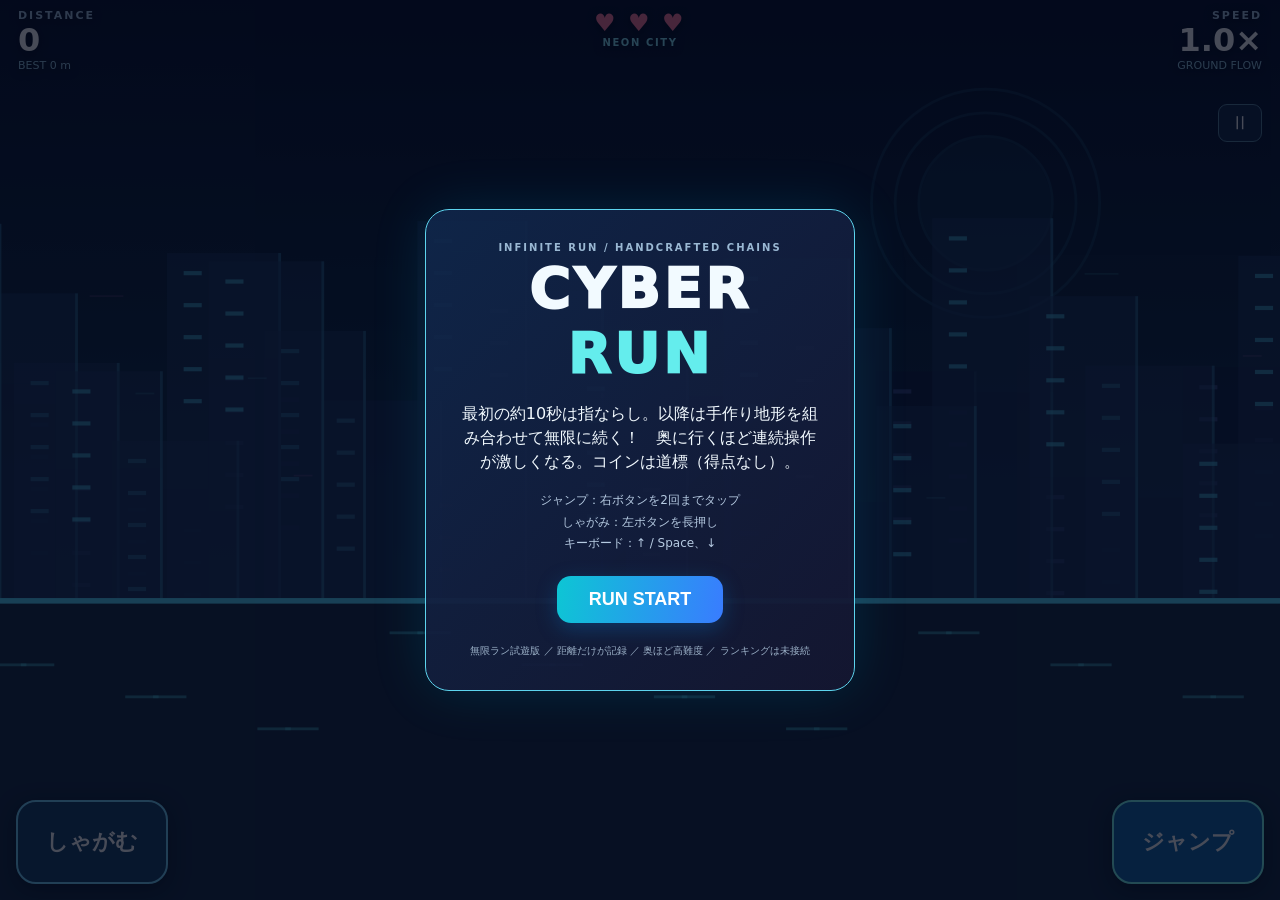
<file: playtest-v24/index.html>
<!doctype html>
<html lang="ja">
<head>
<meta charset="utf-8">
<meta name="viewport" content="width=device-width,initial-scale=1,maximum-scale=1,viewport-fit=cover,user-scalable=no">
<meta name="robots" content="noindex,nofollow">
<meta name="theme-color" content="#070d20">
<title>CYBER RUN V0.9 — 無限ラン・難易度上昇 試遊版</title>
<style>:root{color-scheme:dark;--cyan:#65eeef;--purple:#c185ff;--cream:#f2faff}
*{box-sizing:border-box;-webkit-tap-highlight-color:transparent}
html,body{margin:0;width:100%;height:100%;overflow:hidden;background:#070d20;color:var(--cream);font-family:system-ui,-apple-system,"Hiragino Kaku Gothic ProN",sans-serif;touch-action:none;overscroll-behavior:none;-webkit-user-select:none;user-select:none}
canvas{width:100vw;height:100dvh;display:block;touch-action:none}
#hud{position:fixed;top:max(9px,env(safe-area-inset-top));left:max(18px,env(safe-area-inset-left));right:max(18px,env(safe-area-inset-right));display:flex;justify-content:space-between;align-items:flex-start;z-index:3;pointer-events:none;gap:10px;text-shadow:0 2px 8px #020817}
.metric{min-width:100px;display:flex;flex-direction:column}.metric.right{text-align:right}.metric span{font-size:11px;letter-spacing:.18em;color:#a6c3dd;font-weight:800}.metric strong{font-variant-numeric:tabular-nums;font-size:clamp(20px,3.8vw,32px);line-height:1.15;color:#fff}.metric small{font-size:11px;color:#98c9e0}.center-hud{text-align:center}#hearts{font-size:clamp(16px,3vw,24px);color:#ff7899;white-space:nowrap;letter-spacing:.1em}#region{font-size:10px;letter-spacing:.16em;color:#8be5f5;font-weight:700}
#controls{position:fixed;inset:auto max(16px,env(safe-area-inset-right)) max(16px,env(safe-area-inset-bottom)) max(16px,env(safe-area-inset-left));display:flex;justify-content:space-between;pointer-events:none;z-index:4}.control{pointer-events:auto;touch-action:none;border:2px solid #76d4fa;border-radius:20px;width:clamp(100px,20vw,152px);height:clamp(58px,16vh,84px);font-size:clamp(15px,2.5vw,22px);font-weight:900;color:white;box-shadow:0 6px 20px #02081988;background:#184269ec}.control.jump{background:#126cafee;border-color:#7bfcf2}.control:active,.control.pressed{transform:scale(.96);filter:brightness(1.3)}#pause{position:fixed;z-index:4;top:104px;right:max(18px,env(safe-area-inset-right));background:#162c4dce;color:white;border:1px solid #58859a;border-radius:9px;padding:6px 12px;font-size:18px;touch-action:manipulation}
#overlay{position:fixed;inset:0;display:grid;place-items:center;background:#020818b9;z-index:6;padding:15px}#overlay.hidden{display:none}#panel{width:min(430px,90vw);max-height:95dvh;overflow:auto;text-align:center;border:1px solid #5dd4ee;border-radius:24px;padding:clamp(20px,4vh,32px);background:linear-gradient(135deg,#10274be8,#151631ed);box-shadow:0 0 55px #0bc5e622}h1{margin:3px 0 12px;font-size:clamp(34px,6vw,56px);letter-spacing:.06em;font-weight:950}h1 em{color:#64eded;font-style:normal}.eyebrow{font-size:10px;letter-spacing:.2em;color:#9ab8d3;font-weight:700}#message{font-size:16px;line-height:1.5}.hint{font-size:12px;line-height:1.8;color:#b6cbe2}#primary{border:0;border-radius:14px;background:linear-gradient(100deg,#0dc6d4,#397cff);padding:13px 32px;margin:9px 0;color:white;font-weight:900;font-size:18px;box-shadow:0 6px 20px #0c63aa66}.sub{font-size:10px;color:#9cb2c8;margin-top:12px}
@media (max-height:330px){#pause{top:88px}#region,.metric small{display:none}#panel{padding:12px}.hint{margin:6px 0}.control{height:52px}h1{font-size:28px}}
</style>
</head>
<body>

<canvas id="game" aria-label="CYBER RUN game"></canvas>
<header id="hud" aria-live="off">
  <div class="metric"><span>DISTANCE</span><strong id="score">0</strong><small id="best">BEST 0 m</small></div>
  <div class="center-hud"><div id="hearts">♥ ♥ ♥</div><div id="region">NEON CITY</div></div>
  <div class="metric right"><span>SPEED</span><strong id="speed">1.0×</strong><small id="distance">GROUND FLOW</small></div>
</header>
<div id="controls"><button id="duck" class="control duck" aria-label="しゃがむ">しゃがむ</button><button id="jump" class="control jump" aria-label="ジャンプ">ジャンプ</button></div>
<button id="pause" aria-label="一時停止">Ⅱ</button>
<div id="overlay" role="dialog" aria-modal="true"><section id="panel">
  <div class="eyebrow">INFINITE RUN / HANDCRAFTED CHAINS</div>
  <h1>CYBER <em>RUN</em></h1>
  <p id="message">最初の約10秒は指ならし。以降は手作り地形を組み合わせて無限に続く！　奥に行くほど連続操作が激しくなる。コインは道標（得点なし）。</p>
  <p class="hint">ジャンプ：右ボタンを2回までタップ<br>しゃがみ：左ボタンを長押し<br>キーボード：↑ / Space、↓</p>
  <button id="primary">RUN START</button>
  <div class="sub">無限ラン試遊版 ／ 距離だけが記録 ／ 奥ほど高難度 ／ ランキングは未接続</div>
</section></div>


<script>/* CYBER RUN v0.6 — action-first courses with shared physics and one-way platforms.
 * Units: logical canvas pixels, 120 Hz simulation. No dependencies or remote services.
 */
(function(root,factory){const api=factory();if(typeof module==='object'&&module.exports)module.exports=api;root.CyberRunCore=api})(typeof globalThis!=='undefined'?globalThis:this,function(){
'use strict';
const GROUND=370,GRAVITY=1900,FIRST_JUMP=690,SECOND_JUMP=640,SPRING_JUMP=930,BASE_SPEED=400,MAX_SPEED=1150;
const BODY_W=21,HITBOX_OFFSET_X=6,STAND_H=48,DUCK_H=27,MIN_SECOND_JUMP=.11,DT=1/120;
// Duck-gate fills the reachable jumping lane but leaves an honest crouch-height opening.
// Unlike optional bars, its full collision silhouette extends above maximum ground jump.
const DUCK_GATE_OPENING=28,DUCK_GATE_TOP=GROUND-300,FRAGILE_HOLD=.34,AIR_BOOST_VY=890;
const PATTERNS=[
 // 'script' records the intended action sequence, not the only valid route.
 {name:'street-pulse',theme:'GROUND FLOW',duration:2.20,weight:4,script:[[.22,'jump'],[1.04,'jump']],hazards:[[.48,'low'],[1.31,'low']]},
 {name:'duck-switch',theme:'GROUND FLOW',duration:2.17,weight:4,script:[[.23,'jump'],[.87,'duck-on'],[1.50,'duck-off']],hazards:[[.48,'low'],[1.28,'bar']]},
 {name:'reverse-switch',theme:'GROUND FLOW',duration:2.17,weight:4,script:[[.15,'duck-on'],[.62,'duck-off'],[.84,'jump']],hazards:[[.45,'duck-gate'],[1.14,'low']]},
 {name:'tunnel-run',theme:'TUNNEL FLOW',duration:2.28,weight:3,script:[[.14,'duck-on'],[1.15,'duck-off'],[1.26,'jump']],hazards:[[.45,'duck-gate'],[.87,'bar'],[1.60,'low']]},
 {name:'double-boost',theme:'AIR FLOW',duration:2.25,weight:2.5,minTime:5,script:[[.24,'jump'],[.49,'jump']],hazards:[[.83,'tall']]},
 {name:'sky-bridge',theme:'SKY FLOW',duration:2.29,weight:6,minTime:0,script:[[.20,'jump']],platforms:[[.48,1.42,80]],hazards:[[.99,'low'],[1.25,'low']]},
 {name:'sky-crouch',theme:'SKY FLOW',duration:2.35,weight:4.5,minTime:3,script:[[.18,'jump'],[.93,'duck-on'],[1.38,'duck-off']],platforms:[[.45,1.49,77]],hazards:[[1.17,'platform-bar',0],[1.18,'low']]},
 {name:'fall-and-hop',theme:'SKY FLOW',duration:2.53,weight:3.2,minTime:6,script:[[.18,'jump'],[1.47,'jump']],platforms:[[.45,1.10,77]],hazards:[[.78,'low'],[1.79,'low']]},
 {name:'tunnel-to-sky',theme:'SKY FLOW',duration:2.67,weight:3,minTime:8,script:[[.23,'duck-on'],[.60,'duck-off'],[.79,'jump']],platforms:[[1.00,1.91,81]],hazards:[[.44,'bar'],[1.41,'low'],[1.70,'low']]},
 {name:'sky-gap',theme:'SKY FLOW',duration:2.30,weight:2,minTime:15,script:[[.20,'jump']],platforms:[[.48,1.43,80]],hazards:[[.83,'low']],gaps:[[1.06,58]]},
 {name:'rhythm-three',theme:'GROUND FLOW',duration:2.90,weight:3,minTime:10,script:[[.19,'jump'],[.93,'duck-on'],[1.34,'duck-off'],[1.47,'jump']],hazards:[[.44,'low'],[1.15,'bar'],[1.75,'low']]},
 {name:'sky-low-high',theme:'SKY FLOW',duration:2.65,weight:2.5,minTime:17,script:[[.20,'jump'],[1.47,'jump']],platforms:[[.49,1.13,82]],hazards:[[.87,'low'],[1.83,'low']]},

 // Dense, action-distinct motifs. Scripts are witnessed and rejected at build time if unsafe.
 {name:'triple-strike',theme:'GROUND RHYTHM',duration:3.17,weight:3.7,minTime:3,
  script:[[.20,'jump'],[1.04,'jump'],[1.87,'jump']],hazards:[[.45,'low'],[1.31,'low'],[2.15,'low']]},
 {name:'duck-weave',theme:'TUNNEL FLOW',duration:2.96,weight:4.2,minTime:2,
  script:[[.11,'duck-on'],[.57,'duck-off'],[.73,'jump'],[1.48,'duck-on'],[2.12,'duck-off']],
  hazards:[[.40,'duck-gate'],[1.04,'low'],[1.82,'bar']]},
 {name:'beam-chase',theme:'TUNNEL FLOW',duration:2.57,weight:3.7,minTime:5,
  script:[[.14,'duck-on'],[1.02,'duck-off'],[1.21,'jump']],
  hazards:[[.40,'bar'],[.77,'duck-gate'],[1.46,'low']]},
 {name:'platform-weave',theme:'SKY FLOW',duration:2.68,weight:6.3,minTime:2,
  script:[[.18,'jump'],[.91,'duck-on'],[1.36,'duck-off'],[1.66,'jump']],
  platforms:[[.46,1.38,79]],hazards:[[.93,'low'],[1.14,'platform-bar',0],[1.98,'low']]},
 {name:'drop-and-duck',theme:'SKY FLOW',duration:3.05,weight:3.5,minTime:7,
  script:[[.18,'jump'],[1.44,'duck-on'],[1.90,'duck-off'],[2.06,'jump']],
  platforms:[[.46,1.03,79]],hazards:[[.85,'low'],[1.70,'duck-gate'],[2.33,'low']]},
 {name:'pulse-drone',theme:'MOTION FLOW',duration:2.81,weight:4.1,minTime:4,
  script:[[.12,'duck-on'],[.75,'duck-off'],[.91,'jump'],[1.70,'duck-on'],[2.23,'duck-off']],
  hazards:[[.42,'moving'],[1.20,'low'],[2.02,'duck-gate']]},
 {name:'aerial-surge',theme:'SKY FLOW',duration:2.73,weight:3.8,minTime:10,
  script:[[.17,'jump'],[.98,'jump'],[1.89,'duck-on'],[2.27,'duck-off']],
  platforms:[[.46,1.12,78]],hazards:[[.83,'low'],[1.40,'low'],[2.07,'bar']]},
 {name:'spring-overdrive',theme:'BOOST FLOW',duration:2.72,weight:3.8,minTime:6,
  script:[[1.80,'duck-on'],[2.24,'duck-off']],pads:[[.38,46]],hazards:[[.86,'tall'],[2.03,'bar']]},
 {name:'spring-to-sky',theme:'BOOST FLOW',duration:2.81,weight:3.0,minTime:10,
  script:[[1.22,'duck-on'],[1.69,'duck-off']],pads:[[.31,46]],
  platforms:[[.81,1.68,110]],hazards:[[1.48,'platform-bar',0],[1.37,'low']]},
 // Two-height courses are genuinely different traversals: the witnessed path
 // touches BOTH suspended floors, then releases naturally into the next section.
 {name:'sky-stepdown',theme:'SKY FLOW',duration:2.78,weight:3.0,minTime:8,
  script:[[.19,'jump'],[1.48,'jump']],platforms:[[.47,1.02,85],[1.12,1.63,45]],
  hazards:[[.77,'low'],[1.83,'low']]},
 {name:'sky-stepduck',theme:'SKY FLOW',duration:2.88,weight:2.8,minTime:12,
  script:[[.19,'jump'],[1.37,'duck-on'],[1.77,'duck-off'],[1.92,'jump']],
  platforms:[[.46,1.05,80],[1.12,1.88,45]],
  hazards:[[.80,'low'],[1.60,'platform-bar',1],[2.23,'low']]},
 // Higher-distance mastery bursts: several alternating commands in one continuous flow.
 {name:'rhythm-five',theme:'RHYTHM BURST',duration:3.52,weight:4.8,minTime:12,
  script:[[.13,'jump'],[.84,'duck-on'],[1.23,'duck-off'],[1.31,'jump'],[2.01,'duck-on'],[2.40,'duck-off'],[2.50,'jump']],
  hazards:[[.43,'low'],[1.07,'bar'],[1.61,'low'],[2.25,'bar'],[2.80,'low']]},
 {name:'overdrive-rhythm',theme:'RHYTHM BURST',duration:4.56,weight:6.0,minTime:40,
  script:[[.13,'jump'],[.84,'duck-on'],[1.23,'duck-off'],[1.31,'jump'],[2.01,'duck-on'],[2.40,'duck-off'],[2.50,'jump'],[3.21,'duck-on'],[3.60,'duck-off'],[3.68,'jump']],
  hazards:[[.43,'low'],[1.07,'bar'],[1.61,'low'],[2.25,'bar'],[2.80,'low'],[3.45,'bar'],[4.00,'low']]},
 // Ascending aerial routes: land on a low platform, jump to a HIGHER one,
 // then exit naturally. The alternate adds a ceiling on the second level.
 {name:'sky-ascend',theme:'SKY CLIMB',duration:3.10,weight:3.9,minTime:12,
  script:[[.19,'jump'],[.89,'jump']],platforms:[[.46,1.19,75],[1.32,2.10,142]],
  hazards:[[.81,'low'],[1.81,'low']]},
 {name:'sky-ascend-duck',theme:'SKY CLIMB',duration:3.15,weight:3.9,minTime:15,
  script:[[.19,'jump'],[.89,'jump'],[1.65,'duck-on'],[2.15,'duck-off']],
  platforms:[[.46,1.20,75],[1.32,2.25,142]],
  hazards:[[.81,'low'],[1.91,'platform-bar',1]]},
 // Two new MECHANICAL systems for V0.8, not just different hurdle graphics:
 // A fragile catwalk disappears 340ms after touchdown, demanding a second jump.
 {name:'fracture-hop',theme:'FRACTURE CHASM',duration:2.50,weight:7.5,minTime:22,challenge:true,
  script:[[.20,'jump'],[.96,'jump']],platforms:[[.48,1.23,75,'fragile']],
  gaps:[[1.00,1.20,'seconds']],hazards:[]},
 {name:'fracture-shutter',theme:'FRACTURE CHASM',duration:3.25,weight:7,minTime:37,challenge:true,
  script:[[.20,'jump'],[.96,'jump'],[2.15,'duck-on'],[2.70,'duck-off']],
  platforms:[[.48,1.23,75,'fragile']],gaps:[[1.00,1.20,'seconds']],
  hazards:[[2.43,'duck-gate']]},
 // An airborne boost ring is hitbox-activated once and needed to clear the gap.
 {name:'orb-leap',theme:'AERIAL REBOUND',duration:2.55,weight:7.5,minTime:22,challenge:true,
  script:[[.17,'jump'],[1.10,'jump']],pads:[[.80,44,95,'airboost']],
  gaps:[[1.03,1.55,'seconds']],hazards:[]},
 {name:'orb-gate',theme:'AERIAL REBOUND',duration:3.28,weight:7,minTime:52,challenge:true,
  script:[[.17,'jump'],[1.10,'jump'],[2.13,'duck-on'],[2.76,'duck-off']],
  pads:[[.80,44,95,'airboost']],gaps:[[1.03,1.55,'seconds']],
  hazards:[[2.42,'duck-gate']]},
 // Endgame mastery: the broken catwalk and air ring BOTH matter. The exit
 // requires crouching after the second, longer airborne phase.
 {name:'fracture-rebound-gate',theme:'MASTER CHAIN',duration:3.55,weight:7,minTime:75,challenge:true,
  script:[[.20,'jump'],[.96,'jump'],[2.42,'duck-on'],[3.01,'duck-off']],
  platforms:[[.48,1.23,75,'fragile']],pads:[[1.40,44,225,'airboost']],
  gaps:[[1.30,1.90,'seconds']],hazards:[[2.65,'duck-gate']]},
 {name:'breather',theme:'RECOVERY',duration:1.12,weight:.15,script:[],hazards:[]},
];
function speedAt(seconds){return Math.min(MAX_SPEED,BASE_SPEED+Math.max(0,seconds)*7.5)}
function timeToTravel(seconds,distance){
 const v=speedAt(seconds),a=7.5,cap=(MAX_SPEED-v)/a,capDistance=v*cap+.5*a*cap*cap;
 if(distance<=capDistance)return (Math.sqrt(v*v+2*a*distance)-v)/a;
 return cap+(distance-capDistance)/MAX_SPEED;
}
function randomizer(seed){let n=seed>>>0;return function(){n=(Math.imul(n,1664525)+1013904223)>>>0;return n/4294967296}}
function overlap(a,b){return a.x<b.x+b.w&&a.x+a.w>b.x&&a.y<b.y+b.h&&a.y+a.h>b.y}
function intersectsGap(rect,g){return rect.x+rect.w*.77>g.x&&rect.x+rect.w*.23<g.x+g.w}
function rectAt(x,bottom,duck){const h=duck?DUCK_H:STAND_H;return{x,y:bottom-h+4,w:BODY_W,h:h-7}}
function hazardAt(h,time){return h.kind==='moving'?{...h,y:GROUND-87+Math.sin(time*3.5+h.phase)*27}:h}
function makeRunner(x=0){return{x,bottom:GROUND,vy:0,jumps:0,duck:false,support:'ground',coyote:0,jumpBuffer:0,lastJump:-100,hp:3,fragileTimes:Object.create(null),airBoosts:Object.create(null)}}
function isSupported(state){return state.support!==null}
function physicsStep(p,dt,x,platforms,gaps,duckHeld,jumpRequested,time,rescue=0,pads=[]){
 const prevBottom=p.bottom,wasSupported=p.support!==null;
 p.x=x;
 if(jumpRequested)p.jumpBuffer=.105;else p.jumpBuffer=Math.max(0,p.jumpBuffer-dt);
 p.coyote=Math.max(0,p.coyote-dt);
 if(p.jumpBuffer>0&&p.jumps<2&&time-p.lastJump>=MIN_SECOND_JUMP&&(p.jumps>0||wasSupported||p.coyote>0)){
  const first=p.jumps===0;p.vy=-(first?FIRST_JUMP:SECOND_JUMP);p.jumps++;p.lastJump=time;p.support=null;p.coyote=0;p.jumpBuffer=0;
 }
 p.duck=!!duckHeld&&p.jumps===0&&p.support!==null;
 p.vy+=GRAVITY*dt;
 p.bottom+=p.vy*dt;
 let landing=null;
 if(p.vy>=0){
  for(const platform of platforms){
   // Fragile catwalks collapse shortly after the first real touchdown.
   if(platform.kind==='fragile'&&p.fragileTimes[platform.id]!==undefined&&time-p.fragileTimes[platform.id]>=FRAGILE_HOLD)continue;
   // Only collide when descending across the upper face: jump from underneath passes through.
   if(prevBottom<=platform.y+.001&&p.bottom>=platform.y&&x+HITBOX_OFFSET_X+BODY_W*.86>platform.x&&x+HITBOX_OFFSET_X+BODY_W*.14<platform.x+platform.w){
    if(!landing||platform.y<landing.y)landing={y:platform.y,id:platform.id};
   }
  }
  if(prevBottom<=GROUND+.001&&p.bottom>=GROUND){
   const feet=rectAt(x+HITBOX_OFFSET_X,p.bottom,p.duck);
   if(rescue>0||!gaps.some(g=>intersectsGap(feet,g))){if(!landing||GROUND<landing.y)landing={y:GROUND,id:'ground'}}
  }
 }
 if(landing){
  const spring=landing.id==='ground'&&pads.find(pad=>(!pad.kind||pad.kind==='spring')&&x+HITBOX_OFFSET_X+BODY_W*.86>pad.x&&x+HITBOX_OFFSET_X+BODY_W*.14<pad.x+pad.w);
  if(spring){p.bottom=GROUND;p.vy=-SPRING_JUMP;p.jumps=1;p.support=null;p.coyote=0;p.duck=false;p.jumpBuffer=0}
  else {p.bottom=landing.y;p.vy=0;p.jumps=0;p.support=landing.id;p.coyote=.075;p.duck=!!duckHeld; /* Retain a buffered jump through touchdown. */
   const floor=platforms.find(f=>f.id===landing.id);
   if(floor?.kind==='fragile'&&p.fragileTimes[landing.id]===undefined)p.fragileTimes[landing.id]=time;
  }
 }
 else {p.support=null;if(wasSupported&&p.jumps===0)p.coyote=.075;if(p.jumps===0&&p.coyote<=0)p.jumps=1;p.duck=false}
 // The airborne ring automatically fires once when the runner physically enters it.
 if(p.support===null){
  const body=rectAt(x+HITBOX_OFFSET_X,p.bottom,p.duck);
  for(const pad of pads){
   if(pad.kind!=='airboost'||p.airBoosts[pad.id])continue;
   if(overlap(body,{x:pad.x,y:pad.y,w:pad.w,h:pad.h||34})){
    p.vy=-AIR_BOOST_VY;p.jumps=1;p.airBoosts[pad.id]=true;break;
   }
  }
 }
 return p;
}
function buildPattern(x,seconds,speed,pattern,rng,riff=0){
 const duration=pattern.duration;
 const distance=t=>{
  // Travel at the real acceleration curve, not the speed sampled at chunk entry.
  const initial=Math.max(0,Math.min(MAX_SPEED,BASE_SPEED+seconds*7.5));
  const untilCap=(MAX_SPEED-initial)/7.5;
  const rising=Math.min(t,Math.max(0,untilCap));
  return initial*rising+3.75*rising*rising+MAX_SPEED*Math.max(0,t-rising);
 };
 const platforms=(pattern.platforms||[]).map(([a,b,height,kind],i)=>({id:pattern.name+':'+(kind==='fragile'?Math.round(seconds*1000)+':':'')+i,x:x+distance(a),w:distance(b-a),y:GROUND-height,kind:kind||'one-way'}));
 // Micro-riffs change the relative timing of existing hazards, not the move script.
 // Variants must be independently certified against the real runner physics.
 const hazards=[];let hazardIndex=0;
 for(const [at,kind,extra] of pattern.hazards){
  const timingShift=riff===1?(hazardIndex%2?-.014:.016):
   riff===2?(hazardIndex%2?.016:-.014):
   riff===3?(hazardIndex%3===0?.024:-.012):0;
  hazardIndex++;
  const sz={low:[32,36,GROUND-36],bar:[69,29,GROUND-64],'duck-gate':[84,GROUND-DUCK_GATE_OPENING-DUCK_GATE_TOP,DUCK_GATE_TOP],tall:[40,158,GROUND-158],moving:[34,28,GROUND-87],
   'platform-bar':[65,28,GROUND-(pattern.platforms?.[extra]?.[2]||80)-62]};
  const [w,h,y]=sz[kind];hazards.push({x:x+distance(at+timingShift)-w/2,y,w,h,kind,phase:0});
 }
 const pads=(pattern.pads||[]).map(([at,width,height,kind],i)=>({id:pattern.name+':'+Math.round(seconds*1000)+':pad:'+i,x:x+distance(at)-width/2,w:width,y:kind==='airboost'?GROUND-height:GROUND,h:kind==='airboost'?34:10,kind:kind||'spring'}));
 const gaps=(pattern.gaps||[]).map(([at,width,unit])=>{const w=unit==='seconds'?distance(at+width/2)-distance(at-width/2):width;return{x:x+distance(at)-w/2,w}});
 return {type:pattern.name,theme:pattern.theme,x,length:distance(duration),seconds,speed,hazards,gaps,platforms,pads,pickups:[],script:pattern.script,pattern,riff};
}
// Replays a desired movement sequence using the SAME physics tick as the game, checking
// environment collision and cross-boundary grounded handoff. No search on the iPad.
function replayPattern(segment,opts={}){
 const dt=DT,offset=opts.offset||0,x0=segment.x,initialTime=segment.seconds;
 const pattern=segment.pattern||PATTERNS.find(p=>p.name===segment.type);
 if(!pattern)return {ok:false,reason:'unknown pattern'};
 // Verify independent per-action input drift; the chronological order may change.
 const events=(pattern.script||[]).map((event,i)=>[event[0]+(opts.actionOffsets?.[i]||0),event[1]]).sort((a,b)=>a[0]-b[0]);
 const runner=makeRunner(x0);let time=0,covered=0,next=0,duck=false,steps=0;
 const route=[];
 const maxSteps=Math.max(1000,Math.ceil((pattern.duration||0)/dt)+90);
 while(covered<segment.length&&steps++<maxSteps){
  let request=false;
  while(next<events.length&&events[next][0]+offset<=time+1e-6){const action=events[next++][1];if(action==='jump')request=true;else if(action==='duck-on')duck=true;else if(action==='duck-off')duck=false}
  covered+=speedAt(initialTime+time)*dt;
  const worldX=x0+covered;
  physicsStep(runner,dt,worldX,segment.platforms,segment.gaps,duck,request,initialTime+time,0,segment.pads);
  const rect=rectAt(worldX+HITBOX_OFFSET_X,runner.bottom,runner.duck);
  if(runner.bottom>GROUND+10)return {ok:false,reason:'fell',time,worldX};
  if(segment.hazards.some(h=>overlap(rect,hazardAt(h,initialTime+time))))return {ok:false,reason:'hazard',time,worldX};
  if(opts.trace)route.push({time,worldX,bottom:runner.bottom,jumps:runner.jumps,support:runner.support,duck:runner.duck});
  time+=dt;
 }
 if(steps>=maxSteps||runner.support!=='ground'||runner.jumps!==0)return {ok:false,reason:'bad handoff',time,bottom:runner.bottom,support:runner.support};
 return {ok:true,time,steps,route};
}
function verifyPattern(p,seconds,opts={}){
 const segment=buildPattern(0,seconds,speedAt(seconds),p,randomizer(123));
 const offsets=opts.offsets||[0,.025,-.025];
 return offsets.every(offset=>replayPattern(segment,{offset}).ok);
}

// V0.7 experimental: PLAN CONTROLS -> SIMULATE ACTUAL RUNNER -> PLACE TERRAIN.
// Legacy motif library remains as a fallback while human-time-jitter QA is expanded.
function trajectoryTrace(events,duration,seconds,platforms=[]){
 const p=makeRunner(0),trace=[],dt=DT;let next=0,duck=false;
 const distance=t=>{const v=speedAt(seconds),cap=(MAX_SPEED-v)/7.5,rise=Math.min(t,Math.max(0,cap));return v*rise+3.75*rise*rise+MAX_SPEED*Math.max(0,t-rise)};
 for(let frame=0;frame<Math.ceil(duration/dt);frame++){
  const t=frame*dt;let jump=false;
  while(next<events.length&&events[next][0]<=t+1e-6){const action=events[next++][1];if(action==='jump')jump=true;else if(action==='duck-on')duck=true;else if(action==='duck-off')duck=false}
  const x=distance(t+dt);
  physicsStep(p,dt,x,platforms,[],duck,jump,seconds+t);
  trace.push({t,x,bottom:p.bottom,duck:p.duck,jumps:p.jumps,support:p.support});
  if(p.bottom>GROUND+10)return null;
 }
 return p.support==='ground'?trace:null;
}
function trajectoryComposition(seconds,rng){
 const moves=['vault','slide','double','gap','slide-vault','vault-slide','sky-line','sky-stair'];
 const pressure=Math.min(1,seconds/100),count=4+Math.floor(rng()*2)+Math.floor(pressure);
 // Shorter links between distinct actions, not artificially faster jump physics.
 const bridge=seconds>=55?.15:seconds>=20?.055:0;
 const script=[],needs=[];let cursor=.18,last='',skyIndex=0,stairCount=0,skyFloorCount=0;
 for(let i=0;i<count;i++){
  let choices=moves.slice();
  if(seconds<9)choices=choices.filter(v=>v!=='double'&&v!=='sky-line'&&v!=='sky-stair');
  if(seconds<20)choices=choices.filter(v=>v!=='sky-stair');
  let name=choices[Math.floor(rng()*choices.length)];
  if(name===last)name=choices[(choices.indexOf(name)+2)%choices.length];
  // Bound repeated multi-floor height solves. One segment can still contain
  // a real two-tier stair with a raised crouch, or two simpler sky landings.
  if(name==='sky-stair'&&stairCount>0)name='slide-vault';
  if((name==='sky-stair'?2:name==='sky-line'?1:0)+skyFloorCount>2)name='vault-slide';
  if(name==='sky-stair'){stairCount++;skyFloorCount+=2}
  else if(name==='sky-line')skyFloorCount++;
  last=name;const t=cursor;
  const act=(at,action)=>script.push([at,action]);
  const want=(kind,start,end,index=null)=>needs.push({kind,start,end,index});
  if(name==='sky-stair'){
   // Plan actions before terrain: low landing -> jump to high landing ->
   // crouch under an elevated beam -> fall naturally to ground.
   act(t,'jump');act(t+.87,'jump');act(t+1.48,'duck-on');act(t+2.06,'duck-off');
   const first=skyIndex++,second=skyIndex++;
   want('platform',t+.29,t+1.08,first);
   want('platform',t+1.24,t+1.93,second);
   want('platform-bar',t+1.73,t+1.80,second);
   cursor=t+2.56-bridge;
  }else if(name==='sky-line'){
   act(t,'jump');act(t+.98,'jump');const index=skyIndex++;
   want('platform',t+.28,t+1.50,index);
   want('platform-low',t+1.35,t+1.46,index);cursor=t+2.12-bridge;
  }else if(name==='slide'){
   act(t,'duck-on');act(t+.56,'duck-off');want('duck-gate',t+.24,t+.35);cursor=t+.84-bridge;
  }else if(name==='vault'){
   act(t,'jump');want('low',t+.29,t+.38);cursor=t+.92-bridge;
  }else if(name==='double'){
   act(t,'jump');act(t+.36,'jump');want('tall',t+.69,t+.87);cursor=t+1.58-bridge;
  }else if(name==='gap'){
   act(t,'jump');want('gap',t+.30,t+.42);cursor=t+.92-bridge;
  }else if(name==='slide-vault'){
   act(t,'duck-on');act(t+.57,'duck-off');act(t+.79,'jump');
   want('duck-gate',t+.25,t+.37);want('low',t+1.10,t+1.21);cursor=t+1.69-bridge;
  }else{
   act(t,'jump');act(t+.94,'duck-on');act(t+1.50,'duck-off');
   want('low',t+.30,t+.38);want('bar',t+1.19,t+1.31);cursor=t+1.77-bridge;
  }
 }
 script.sort((a,b)=>a[0]-b[0]);return {script,needs,duration:cursor+.18,count};
}
function composeTrajectoryAttempt(x,seconds,rng){
 const plan=trajectoryComposition(seconds,rng);
 const pilot=trajectoryTrace(plan.script,plan.duration,seconds);
 if(!pilot)return null;
 const distance=t=>{const v=speedAt(seconds),cap=(MAX_SPEED-v)/7.5,rise=Math.min(t,Math.max(0,cap));return v*rise+3.75*rise*rise+MAX_SPEED*Math.max(0,t-rise)};
 const platforms=[];
 for(const need of plan.needs.filter(n=>n.kind==='platform')){
  // Successive floors are derived from the trace AFTER earlier landings.
  // The simulation uses segment-local X, terrain uses world X.
  const staged=platforms.length?
    trajectoryTrace(plan.script,plan.duration,seconds,platforms.map(p=>({...p,x:p.x-x}))):pilot;
  if(!staged)return null;
  const ref=staged.find(p=>p.t>=need.start+.30);if(!ref)return null;
  const y=Math.round(ref.bottom);
  if(y>GROUND-55||y<GROUND-150)return null;
  platforms.push({id:'trace-route:'+platforms.length,x:x+distance(need.start),w:distance(need.end)-distance(need.start),y,kind:'one-way'});
 }
 const trace=platforms.length?trajectoryTrace(plan.script,plan.duration,seconds,platforms.map(p=>({...p,x:p.x-x}))):pilot;
 if(!trace)return null;
 const name='trace-route';
 const pattern={name,theme:platforms.length?'SKY TRACE':'KINETIC TRACE',duration:plan.duration,weight:1,script:plan.script,hazards:[],gaps:[],platforms:platforms.map(p=>[0,0,GROUND-p.y]),pads:[]};
 const obstacles=[],gaps=[];
 for(const need of plan.needs){
  if(need.kind==='platform')continue;
  const options=trace.filter(p=>p.t>=need.start&&p.t<=need.end&&(
   need.kind==='platform-bar'?p.duck&&p.support===platforms[need.index]?.id:
   need.kind==='platform-low'?p.bottom<=platforms[need.index].y-50:
   (need.kind==='bar'||need.kind==='duck-gate')?p.duck&&p.support!==null:
   need.kind==='tall'?p.bottom<=GROUND-170:
   need.kind==='gap'?p.bottom<=GROUND-70:p.bottom<=GROUND-65));
  if(!options.length)return null;
  const target=options[Math.floor(options.length*.48)],wx=x+target.x;
  if(need.kind==='gap'){
   const width=44+speedAt(seconds+target.t)*.035;
   gaps.push({x:wx-width/2,w:width});
   pattern.gaps.push([target.t,width]);
  }else{
   const sizes={low:[32,36,GROUND-36],bar:[69,29,GROUND-64],'duck-gate':[84,GROUND-DUCK_GATE_OPENING-DUCK_GATE_TOP,DUCK_GATE_TOP],tall:[40,142,GROUND-142],
    'platform-low':[35,28,platforms[need.index]?.y-28],
    'platform-bar':[52,28,platforms[need.index]?.y-62]};
   const [w,h,y]=sizes[need.kind];obstacles.push({x:wx-w/2,w,h,y,kind:need.kind,phase:0});
   pattern.hazards.push([target.t,need.kind]);
  }
 }
 const segment={type:name,theme:pattern.theme,x,length:distance(plan.duration),seconds,speed:speedAt(seconds),hazards:obstacles,gaps,
  platforms,pads:[],pickups:[],script:plan.script,pattern,riff:0,origin:'trajectory-first',planCount:plan.count};
 // Reuse actual game physics; do not allow a route with no certified solution.
 if(![0,-.02,.02,-.04,.04].every(offset=>replayPattern(segment,{offset}).ok))return null;
 // No decorative fake platforms: every created floor must actually be landed on.
 if(platforms.length){
  const route=replayPattern(segment,{trace:true}).route;
  const touched=new Set(route.filter(p=>p.support&&p.support!=='ground').map(p=>p.support));
  if(!platforms.every(p=>touched.has(p.id)))return null;
 }
 // Denser links must survive independent action timing changes, not only a
 // uniform shift that unrealistically preserves every relative input gap.
 if(seconds>=20){
  const events=plan.script;
  const probes=[
   events.map((_,i)=>i%2===0?.10:-.10),
   events.map((_,i)=>i%2===0?-.10:.10),
   events.map((_,i)=>((Math.imul(i+17,1103515245)>>>24)/255-.5)*.20),
   events.map((_,i)=>((Math.imul(i+47,1664525)>>>24)/255-.5)*.20)
  ];
  if(!probes.every(actionOffsets=>replayPattern(segment,{actionOffsets}).ok))return null;
 }
 return segment;
}

function composeTrajectorySegment(x,seconds,rng){
 // Bounded retry of action plans rejected by landing, gap, and jitter checks.
 // Remains opt-in and never delays the stable V0.6 runner.
 for(let attempt=0;attempt<3;attempt++){
  const candidate=composeTrajectoryAttempt(x,seconds,rng);
  if(candidate)return candidate;
 }
 return null;
}
function makeSegment(x,seconds,rng,hp,recent={}){
 const speed=speedAt(seconds);
 // Genuine advanced mechanics should recur; do not bury them inside 30 motifs.
 // Avoid three consecutive repeats, while keeping the procedural action-first
 // route generator and the original aerial patterns for variety.
 const specials=PATTERNS.filter(p=>p.challenge&&(p.minTime||0)<=seconds);
 const recentSpecial=(recent.recentTypes||[]).some(name=>PATTERNS.some(p=>p.challenge&&p.name===name));
 const chance=seconds>=55?.30:seconds>=25?.21:.08;
 if(specials.length&&!recentSpecial&&rng()<chance){
  const multi=seconds>=45?specials.filter(p=>p.script.length>=4):specials;
  const choices=multi.length?multi:specials;
  const alternate=choices.filter(p=>p.name!==recent.type);
  const pool=alternate.length?alternate:choices;
  const pattern=pool[Math.floor(rng()*pool.length)];
  const segment=buildPattern(x,seconds,speed,pattern,rng,0);
  // Preserve the V0.7 rare recovery rule in advanced routes too.
  if(hp<3&&seconds>20&&rng()<.0025)segment.pickups.push({x:x+speed*.10,y:GROUND-24,r:13,kind:'heart'});
  return segment;
 }
 // Experimental V0.7 route-first generator, with legacy motifs as safe fallback.
 if(typeof globalThis!=='undefined'&&globalThis.CYBER_RUN_V07_EXPERIMENTAL===true&&rng()<(seconds<10?.34:.73)){
  const composed=composeTrajectorySegment(x,seconds,rng);
  if(composed)return composed;
 }
 const allowed=PATTERNS.filter(p=>(p.minTime||0)<=seconds);
 // Recoveries appear intermittently, not repeated at random after every course.
 // Strong anti-repetition without fixing an exact sequence; a smooth pressure curve
 // alternates intense clusters and brief recovery beats.
 const target=2.65+.48*Math.sin(seconds*.18);
 const weighted=allowed.map(p=>{
  const difficulty=p.name==='breather'?.65:p.platforms?.length?3.2:p.hazards.length>=3?3.0:2.4;
  let weight=p.weight*Math.max(.20,1-Math.abs(target-difficulty)*.46);
  // Beyond the opening, prioritize more decisions per second, not just speed.
  const pressure=Math.min(1,Math.max(0,(seconds-12)/78));
  const active=(p.script||[]).filter(action=>action[1]==='jump'||action[1]==='duck-on').length;
  if(active>=4)weight*=1+pressure*2.0;
  else if(active>=3)weight*=1+pressure*.9;
  else if(active<=1&&p.name!=='breather')weight*=1-pressure*.5;
  if(p.name===recent.type)weight*=.025;
  if(p.theme===recent.theme)weight*=.32;
  if((recent.recentTypes||[]).includes(p.name))weight*=.46;
  if((recent.recentThemes||[]).includes(p.theme))weight*=.72;
  if(p.name==='breather'&&recent.type==='breather')weight*=.1;
  return {p,weight};
 });
 const total=weighted.reduce((sum,z)=>sum+z.weight,0);
 let needle=rng()*total,pattern=allowed[allowed.length-1];
 for(const {p,weight} of weighted){needle-=weight;if(needle<0){pattern=p;break}}
 // Pre-certified micro-riffs keep the action grammar intact while varying actual
 // obstacle timing. rhythm-three has less clearance and permits only safe riffs.
 const approvedRiffs=pattern.name==='rhythm-five'?[0,2]:
  pattern.name==='aerial-surge'?[0,1]:[0,1,2,3];
 const riff=approvedRiffs[Math.floor(rng()*approvedRiffs.length)];
 const segment=buildPattern(x,seconds,speed,pattern,rng,riff);
 // Healing is deliberately rare, random, and never spawns at full HP. No score pickups.
 if(hp<3&&seconds>20&&rng()<.0025){segment.pickups.push({x:x+speed*.10,y:GROUND-24,r:13,kind:'heart'})}
 return segment;
}
return {GROUND,GRAVITY,FIRST_JUMP,SECOND_JUMP,SPRING_JUMP,BASE_SPEED,MAX_SPEED,BODY_W,STAND_H,DUCK_H,DT,MIN_SECOND_JUMP,PATTERNS,
 speedAt,timeToTravel,trajectoryTrace,trajectoryComposition,composeTrajectorySegment,DUCK_GATE_TOP,DUCK_GATE_OPENING,FRAGILE_HOLD,AIR_BOOST_VY,randomizer,overlap,intersectsGap,rectAt,hazardAt,makeRunner,isSupported,physicsStep,buildPattern,replayPattern,verifyPattern,makeSegment,HITBOX_OFFSET_X};
});
</script>
<script>/* CYBER RUN — animated neon stick runner, cosmetic only; no hitbox or game RNG changes. */
(function(root, factory) {
  const api=factory();
  if(typeof module==='object'&&module.exports)module.exports=api;
  root.CyberRunStickman=api;
})(typeof globalThis!=='undefined'?globalThis:this,function(){
  'use strict';
  const TAU=Math.PI*2;
  function point(x,y){return {x,y}}
  function pose({time=0, phase=null, intensity=0, duck=false, supported=true, jumps=0, vy=0, boost=false}={}) {
    // Origin is ground level under the stick figure. Crouch fits 27px.
    if(duck && supported){
      const bob=Math.sin(time*15)*.5;
      const head=point(5,-20.0+bob),shoulder=point(1,-15.5+bob),hip=point(-4,-9.5);
      return {type:'crouch',head,radius:5.2,shoulder,hip,
        arms:[[shoulder,point(8,-13),point(14,-12)], [shoulder,point(-7,-10),point(-11,-5)]],
        legs:[[hip,point(5,-6),point(11,-1)], [hip,point(-11,-5),point(-14,-1)]]};
    }
    // Integrated phase keeps the gait continuous as running speed increases.
    // Time is a fallback for independent animation preview and test harnesses.
    const running=supported,gaitPhase=Number.isFinite(phase)?phase:time*(19+11*Math.min(1,Math.max(0,intensity)));
    const s=Math.sin(gaitPhase),c=Math.cos(gaitPhase);
    const lean=running?1.3+intensity*2.5:vy<0?1:0;
    // One foot plants while the other swings, instead of two free-spinning legs.
    const bounce=running?(1.0+intensity)*Math.pow(Math.sin(gaitPhase),2):0;
    const head=point(lean+1,-40+bounce),shoulder=point(lean,-30+bounce),hip=point(-1,-18+bounce);
    let arms,legs,type;
    if(running){
      type='run';
      const stride=17+intensity*5, duty=.47-intensity*.04, lift=9+intensity*4;
      const smooth=u=>u*u*(3-2*u);
      function foot(phaseOffset){
        const u=((gaitPhase/6.283185307179586+phaseOffset)%1+1)%1;
        if(u<duty)return point(stride*(.5-u/duty),-1);
        const w=(u-duty)/(1-duty);
        return point(stride*(-.5+smooth(w)),-1-lift*Math.sin(Math.PI*w));
      }
      const nearFoot=foot(0),farFoot=foot(.5);
      const knee=(end,bend)=>point(hip.x+(end.x-hip.x)*.52+bend,-10+(end.y+1)*.22);
      legs=[[hip,knee(nearFoot,3),nearFoot],[hip,knee(farFoot,-2),farFoot]];
      arms=[
        [point(shoulder.x-2,shoulder.y),point(-4-nearFoot.x*.50,-24),point(-5-nearFoot.x*.67,-18)],
        [point(shoulder.x+2,shoulder.y),point(4-farFoot.x*.50,-24),point(6-farFoot.x*.67,-18)]
      ];
    }else if(boost || jumps>=2){
      type='double';
      arms=[[shoulder,point(-10,-35),point(-15,-40)], [shoulder,point(11,-36),point(16,-39)]];
      legs=[[hip,point(10,-16),point(9,-8)], [hip,point(-10,-17),point(-7,-8)]];
    }else{
      // No one-frame pose snap at the jump apex: blend limb joints with vertical
      // velocity while keeping the collision state and hitbox unchanged.
      const t=Math.max(0,Math.min(1,(vy+150)/330));
      const fallBlend=t*t*(3-2*t);
      const interpolate=(a,b)=>point(a.x+(b.x-a.x)*fallBlend,a.y+(b.y-a.y)*fallBlend);
      const jumpingArms=[[shoulder,point(-8,-36),point(-12,-41)], [shoulder,point(9,-36),point(13,-42)]];
      const fallingArms=[[shoulder,point(-10,-28),point(-14,-23)], [shoulder,point(10,-28),point(15,-24)]];
      const jumpingLegs=[[hip,point(7,-12),point(13,-7)], [hip,point(-7,-11),point(-5,-3)]];
      const fallingLegs=[[hip,point(5,-10),point(7,0)], [hip,point(-5,-10),point(-9,0)]];
      const blend=(a,b)=>a.map((limb,i)=>limb.map((joint,j)=>interpolate(joint,b[i][j])));
      type=vy<90?'jump':'fall';
      arms=blend(jumpingArms,fallingArms);
      legs=blend(jumpingLegs,fallingLegs);
    }
    return {type,head,radius:6.2,shoulder,hip,arms,legs};
  }
  function draw(ctx, x, bottom, state={}) {
    const p=pose(state);
    ctx.save();ctx.translate(x+18,bottom);
    ctx.lineCap='round';ctx.lineJoin='round';
    const ink='#081728', neon=state.boost?'#ffef9b':'#71ffe3';
    function limb(points,color,width){
      ctx.beginPath();ctx.moveTo(points[0].x,points[0].y);
      for(let i=1;i<points.length;i++)ctx.lineTo(points[i].x,points[i].y);
      ctx.strokeStyle=color;ctx.lineWidth=width;ctx.stroke();
    }
    for(let i=0;i<2;i++){
      limb(p.legs[i],ink,6.6);limb(p.legs[i],neon,3.2);
      limb(p.arms[i],ink,5.6);limb(p.arms[i],i===0?'#35c8dd':neon,2.8);
    }
    limb([p.hip,p.shoulder],ink,7.7);limb([p.hip,p.shoulder],neon,4.1);
    ctx.shadowColor=neon;ctx.shadowBlur=7;
    ctx.beginPath();ctx.arc(p.head.x,p.head.y,p.radius,0,TAU);
    ctx.fillStyle=ink;ctx.fill();ctx.strokeStyle=neon;ctx.lineWidth=3;ctx.stroke();
    ctx.shadowBlur=0;
    ctx.fillStyle='#eafff8';ctx.fillRect(p.head.x+2.1,p.head.y-1,2.5,2.5);
    ctx.fillStyle='#b9fff0';
    for(const limbPoints of [...p.legs,...p.arms]){
      const joint=limbPoints[1];ctx.beginPath();ctx.arc(joint.x,joint.y,1.7,0,TAU);ctx.fill();
    }
    ctx.restore();
    return p;
  }
  return {pose,draw};
});
</script>
<script>/* CYBER RUN — V2 handcrafted study course, 2026-10-23.
 * Isolated prototype: NOT the procedural generator or Google Sites release.
 * Coin positions are sampled from the actual 120Hz physics witness, with no scoring.
 */
(function(root,factory){
 const api=factory(root.CyberRunCore||(typeof require==='function'?require('./core.js'):null));
 if(typeof module==='object'&&module.exports)module.exports=api;
 root.CyberRunHandcrafted=api;
})(typeof globalThis!=='undefined'?globalThis:this,function(C){
 'use strict';
 if(!C)throw Error('CYBER RUN core missing');
 // Fixed warm-up occupies ~8.3s of obstacles after the short initial lead-in
 // (roughly 9.7s from RUN START). Remaining motifs test learned action chains.
 const CUSTOM=Object.freeze({'spring-pressure':{
  name:'spring-pressure',theme:'SPRING PRESSURE',duration:3.8,weight:0,
  script:[[1.19,'duck-on'],[1.69,'duck-off'],[2.03,'duck-on'],[2.73,'duck-off'],[2.91,'jump']],
  pads:[[.31,46]],platforms:[[.81,1.68,110]],
  hazards:[[.80,'tall'],[1.48,'platform-bar',0],[2.40,'duck-gate'],[3.20,'low']],gaps:[]
 },'skyline-exit':{
  name:'skyline-exit',theme:'SKYLINE EXIT',duration:4.5,weight:0,
  script:[[.19,'jump'],[.89,'jump'],[2.83,'duck-on'],[3.38,'duck-off'],[3.56,'jump']],
  platforms:[[.46,1.19,75],[1.32,2.1,142]],
  hazards:[[.81,'low'],[1.81,'low'],[3.12,'duck-gate'],[3.90,'low']],gaps:[],pads:[]
 },'tunnel-bridge':{
  name:'tunnel-bridge',theme:'TUNNEL BRIDGE',duration:4.32,weight:0,
  script:[[.13,'duck-on'],[.61,'duck-off'],[.77,'jump'],[1.57,'jump'],[2.81,'duck-on'],[3.34,'duck-off'],[3.55,'jump']],
  platforms:[[1.04,1.65,77],[1.70,2.53,125]],
  hazards:[[.43,'duck-gate'],[1.11,'low'],[2.24,'low'],[3.06,'duck-gate'],[3.83,'low']],gaps:[],pads:[]
 },'relay-bridge':{
  name:'relay-bridge',theme:'SWITCHBACK RELAY',duration:4.4,weight:0,
  script:[[.12,'duck-on'],[.56,'duck-off'],[.72,'jump'],[1.59,'jump'],[2.67,'duck-on'],[3.16,'duck-off'],[3.36,'jump']],
  platforms:[[1.06,1.83,77]],hazards:[[.42,'duck-gate'],[1.11,'low'],[2.24,'low'],[2.96,'duck-gate'],[3.68,'low']],gaps:[],pads:[]
 }});
 const DESIGN=[
  ['GATE BEAT','reverse-switch','WARM-UP','しゃがみ → 解除 → ジャンプ'],
  ['UPSTEP','sky-ascend','WARM-UP','着地 → 再ジャンプ → 上段へ'],
  ['EXIT LINK','drop-and-duck','WARM-UP','下降 → 着地してしゃがむ → 跳ぶ'],
  ['SHUTTER SWITCH','duck-weave','MOTIF A','しゃがみ解除 → ジャンプ → 必須しゃがみ',[1.82]],
  ['TWO-STEP SKY','sky-stepduck','MOTIF B','二段足場 → 空中の高さ変化 → 着地'],
  ['FRAGILE STEP','fracture-hop','MOTIF C','崩れる足場を踏み切る'],
  ['RING VAULT','orb-leap','MOTIF D','空中リング → 長めの空中横断'],
  ['SPRING PRESSURE','spring-pressure','MOTIF SPRING','バネで上段 → しゃがむ → 地上へ落下 → 必須しゃがみ → ジャンプ'],
  ['PULSE DRONE','pulse-drone','MOTIF E','移動障害物 → 跳ぶ → 通路'],
  ['SKYLINE EXIT','skyline-exit','CHAIN SKY','高台2段を登る → 降下 → 必須しゃがみ → 最後にジャンプ'],
  ['FRACTURE SHUTTER','fracture-shutter','CHAIN A','崩落 → 着地後の必須しゃがみ'],
  ['BROKEN CIRCUIT','fracture-rebound-gate','CHAIN B','崩落 → リング → 必須しゃがみ'],
  ['SWITCHBACK RELAY','relay-bridge','CHAIN C','しゃがみ→高台着地→再跳躍→着地しゃがみ→最後の跳躍'],
  ['TUNNEL BRIDGE','tunnel-bridge','CHAIN BRIDGE','しゃがみ→中段着地→上段着地→落下してしゃがみ→ジャンプ'],
  ['RING TO CRAWL','orb-gate','CHAIN D','空中リング → 着地後の必須しゃがみ'],
  ['FINAL RHYTHM','overdrive-rhythm','CHAIN E','高密度連続アクション',[1.07,3.45]]
 ];
 const SECTIONS=Object.freeze(DESIGN.map(([title,base,chapter,objective,gates],i)=>{
  const source=C.PATTERNS.find(p=>p.name===base)||CUSTOM[base];
  if(!source)throw Error('Missing pattern: '+base);
  const pattern={...source,name:'slice-v2-'+String(i+1).padStart(2,'0')+'-'+base,
   script:source.script.map(a=>a.slice()),
   hazards:(source.hazards||[]).map(([at,kind,...rest])=>
    [at,kind==='bar'&&(gates||[]).some(t=>Math.abs(t-at)<.001)?'duck-gate':kind,...rest]),
   platforms:(source.platforms||[]).map(a=>a.slice()),
   gaps:(source.gaps||[]).map(a=>a.slice()),pads:(source.pads||[]).map(a=>a.slice()),
   weight:0,minTime:0,challenge:false};
  return Object.freeze({index:i,title,base,chapter,objective,pattern});
 }));
 function makeGuideCoins(segment){
  // Exact sample path as a HINT, not a guarantee of first-try success.
  // Coin pickups intentionally carry zero score, zero HP and no currency.
  const evidence=C.replayPattern(segment,{trace:true});
  if(!evidence.ok)throw Error('Handcrafted section lost witnessed solution: '+segment.type+' '+evidence.reason);
  const trace=evidence.route,coins=[];
  // Evenly spaced WORLD positions stay readable at 400–1150 px/s.
  // Time-only spacing used to thin out dramatically as the runner accelerated.
  // Keep each coin aligned to the physics-verified movement path, never random.
  const WORLD_COIN_SPACING=84;
  let sampleIndex=0;
  for(let ahead=70;ahead<segment.length-65;ahead+=WORLD_COIN_SPACING){
   const target=segment.x+ahead;
   while(sampleIndex<trace.length-1&&
    trace[sampleIndex].worldX+C.HITBOX_OFFSET_X+C.BODY_W/2<target)sampleIndex++;
   const sample=trace[sampleIndex];
   if(!sample)continue;
   const coin={id:segment.type+':coin:'+coins.length,
    kind:'guide-coin',x:sample.worldX+C.HITBOX_OFFSET_X+C.BODY_W/2,
    y:sample.bottom-(sample.duck?14:26),r:7,taken:false};
   // Never hide a hazard inside an inviting guide coin.
   const unsafe=segment.hazards.some(h=>{
    const box=C.hazardAt(h,segment.seconds+sample.time);
    const dx=Math.max(box.x-coin.x,0,coin.x-box.x-box.w);
    const dy=Math.max(box.y-coin.y,0,coin.y-box.y-box.h);
    return Math.hypot(dx,dy)<coin.r+2;
   });
   if(!unsafe)coins.push(coin);
  }
  return coins;
 }
 function makeSection(i,x,entrySeconds){
  if(!Number.isInteger(i)||i<0||i>=SECTIONS.length)return null;
  const section=SECTIONS[i];
  const seg=C.buildPattern(x,entrySeconds,C.speedAt(entrySeconds),section.pattern,C.randomizer(1),0);
  seg.authoredSection=i;
  seg.authoredLabel=section.title;
  seg.authoredObjective=section.objective;
  seg.handcrafted=true;
  seg.pickups.push(...makeGuideCoins(seg));
  return seg;
 }
 return Object.freeze({SECTIONS,makeSection,totalSections:SECTIONS.length,title:'CIRCUIT STUDY · V2'});
});</script>
<script>/* CYBER RUN infinite map V0.9: difficulty-gated authored chains.
 * The first three sections repeat exactly as a brief finger warmup.
 * Each selected section is a hand-authored, physics-certified movement chain;
 * deterministic seeded selection is independent of art/particle RNG.
 * No changes to score: distance only. Guide coins come from witnessed route.
 */
(function(root,factory){
 const api=factory(root.CyberRunCore||(typeof require==='function'?require('./core.js'):null),
  root.CyberRunHandcrafted||(typeof require==='function'?require('./handcrafted-level-v2.js'):null));
 if(typeof module==='object'&&module.exports)module.exports=api;
 root.CyberRunInfinite=api;
})(typeof globalThis!=='undefined'?globalThis:this,function(C,H){
 'use strict';
 if(!C||!H)throw Error('CYBER RUN core and authored motifs are required');
 const WARMUP=[0,1,2]; // unchanged V2.3.1 9.75-second rhythm.
 const EARLY=[3,4,5,6,7,8];
 const MIDDLE=[3,4,7,8,9,10,11,12,13,14];
 const ADVANCED=[8,9,10,11,12,13,14,15];
 const EXPERT=[9,12,13,15];
 const REST=[4,7,9,10,14]; // still active gameplay, not a long blank.
 const TITLES=['WARMUP','BUILD','COMBO','PRESSURE','EXPERT','ENDURANCE'];
 function tierAt(seconds){
  if(seconds<10)return 0;
  if(seconds<30)return 1;
  if(seconds<60)return 2;
  if(seconds<100)return 3;
  if(seconds<160)return 4;
  return 5;
 }
 function pressureAt(seconds){
  const tier=tierAt(seconds);
  // An ever longer string of difficult hand-authored moves is required once
  // maximum speed is reached. Length grows gradually, not obstruction count.
  return {tier,rank:TITLES[tier],chainLength:tier<4?1:tier===4?2:
    Math.min(12,3+Math.floor(Math.max(0,seconds-160)/100))};
 }
 const choose=(array,rng)=>array[Math.floor(rng()*array.length)];
 function makeGenerator(seed=1){
  const rng=C.randomizer(seed>>>0||1);
  const heartRng=C.randomizer(((seed>>>0)^0x85ebca6b)>>>0); // separate from terrain seed
  let count=0,queue=[],lastId=-1,prevId=-1,blockNumber=0,prevGroup=-1;
  function pick(pool){
   const candidates=pool.filter(id=>id!==lastId&&id!==prevId);
   return choose(candidates.length?candidates:pool,rng);
  }
  function refill(seconds){
   const difficulty=pressureAt(seconds),band=difficulty.tier;
   let block=[];
   if(band===1)block=[pick(EARLY)];
   else if(band===2)block=[pick(MIDDLE)];
   else if(band===3){
    // Expert moves enter reliably; calmer connections add breath without
    // removing obstacles or dropping all the way back to tutorial level.
    block=[pick(blockNumber%3===0?EXPERT:ADVANCED)];
   } else if(band===4){
    const a=pick(EXPERT);
    const b=choose(EXPERT.filter(id=>id!==a),rng);
    block=[a,b];
    if(blockNumber%4===3)block=[pick(REST)]; // short, still active.
   } else if(band>=5){
    if(blockNumber%6===5)block=[pick(REST)];
    else {
     const count=Math.max(3,difficulty.chainLength);
     // Long, demanding alternation after top speed; no ever-growing
     // geometry density or impossible gaps.
     for(let k=0;k<count;k++){
      const options=EXPERT.filter(id=>id!==(block.at(-1)??lastId));
      block.push(choose(options.length?options:EXPERT,rng));
     }
    }
   } else block=[pick(EARLY)];
   queue=block;
   blockNumber++;
  }
  function next(x,seconds,hp=3){
   let index;
   if(count<WARMUP.length) index=WARMUP[count];
   else{
    if(!queue.length)refill(seconds);
    index=queue.shift();
    // Guard the same section from starting immediately twice.
    if(index===lastId){index=choose((tierAt(seconds)>=4?EXPERT:MIDDLE).filter(id=>id!==lastId),rng)}
   }
   const segment=H.makeSection(index,x,seconds);
   // H.makeSection itself certifies a safe physics route while placing coins.
   segment.sequenceNumber=count;
   segment.difficulty=pressureAt(seconds);
   segment.authoredSection=index;
   segment.authoredLabel=H.SECTIONS[index].title;
   segment.infinite=true;
   // The only randomized non-score collectible is a rare accessible heart,
   // never a required route waypoint or a groundless trap.
   if(hp<3&&seconds>30&&heartRng()<.0035){
    const witness=C.replayPattern(segment,{trace:true}).route;
    const first=witness.find(p=>p.time>.6&&p.support==='ground'&&p.bottom===C.GROUND);
    if(first){
     const coin=segment.pickups.find(p=>Math.abs(p.x-(first.worldX+C.HITBOX_OFFSET_X+C.BODY_W/2))<60);
     if(coin){coin.kind='heart';coin.r=13;coin.y=C.GROUND-26;}
    }
   }
   prevId=lastId;lastId=index;count++;
   return segment;
  }
  return Object.freeze({next,stats:()=>({count,lastId,queue:queue.slice(),blockNumber})});
 }
 return Object.freeze({makeGenerator,tierAt,pressureAt,WARMUP,
  totalSections:Infinity,title:'CYBER RUN · INFINITE STUDY 0.9'});
});</script>
<script>(()=>{'use strict';
const Stick=window.CyberRunStickman;
const H=window.CyberRunInfinite;
if(!H)throw Error('Handcrafted course data is missing');
const C=window.CyberRunCore,canvas=document.getElementById('game'),ctx=canvas.getContext('2d',{alpha:false}),$=id=>document.getElementById(id);if(!ctx||!C||!Stick){$('message').textContent='ゲームを初期化できませんでした。';return}
const ui={overlay:$('overlay'),msg:$('message'),start:$('primary'),score:$('score'),best:$('best'),distance:$('distance'),speed:$('speed'),hearts:$('hearts'),region:$('region'),duck:$('duck'),jump:$('jump')};
let nextHandcraftedIndex=0,goalX=Infinity,infiniteGenerator=null;
let viewW=960,viewH=540,s=1,dpr=1,ground=C.GROUND,state='menu',runner=null,segments=[],hazards=[],gaps=[],platforms=[],pads=[],pickups=[],seed=0,rng=null,spawnCursor=0,elapsed=0,travel=0,invuln=0,rescue=0,nextFrame=0,lastFrame=0,gameId=0,duckHeld=false,jumpQueued=false,localBest=0,currentRegion='NEON CITY',currentTheme='GROUND FLOW',previousCourse=null,floaters=[],trail=[],hitPulse=0,effects=[],jumpFlash=0,landFlash=0,boostFlash=0,flowFlash=0,cleanFlash=0,lastClean=-100,hudAccumulator=0,lastTheme='GROUND FLOW',gaitPhase=0,cleanStreak=0,streakFlash=0;
try{localBest=Number(localStorage.getItem('cyber-run-infinite-v01-best'))||0}catch(_){/* storage may be blocked */}
function resize(){
 const w=Math.max(1,innerWidth),h=Math.max(1,innerHeight);
 // Give iPad-like landscape screens a wider preview window at high speed.
 s=w/h>1.10?Math.min(h/540,w/920):h/540;viewW=w/s;viewH=h/s;dpr=Math.min(2,devicePixelRatio||1);
 canvas.width=Math.round(w*dpr);canvas.height=Math.round(h*dpr);
 ctx.setTransform(dpr*s,0,0,dpr*s,0,0);ctx.imageSmoothingEnabled=true;
 // Keep the runner visible when a phone rotates mid-run. Shift all world objects
 // with the anchored runner so collision distances do not change on resize.
 if(runner){
  const safeX=Math.min(Math.max(86,viewW*.19)+6,Math.max(12,viewW-40));
  const shift=safeX-runner.x;
  if(shift!==0){
   runner.x=safeX;spawnCursor+=shift;if(Number.isFinite(goalX))goalX+=shift;
   for(const list of [segments,hazards,gaps,platforms,pads,pickups,floaters])
    for(const entity of list)entity.x+=shift;
  }
 }
}
addEventListener('resize',resize);resize();
// Screen-only particles do not affect obstacle randomization or collision.
// Cap count strictly for school iPad performance.
function burst(x,y,color,count,vx,vy){
 const seed=elapsed*47+travel*.03;
 for(let i=0;i<count;i++){
  const a=(i+.5)*2.399963+seed;
  const speed=40+(i%5)*20;
  effects.push({x,y,vx:vx+Math.cos(a)*speed,vy:vy+Math.sin(a)*speed*.65,
   life:.28+(i%4)*.055,max:.28+(i%4)*.055,color,size:i%3===0?3.5:2});
 }
 if(effects.length>64)effects.splice(0,effects.length-64);
}

function makeRunner(){return C.makeRunner(Math.max(86,viewW*.19)+6)}
function playerRect(){return C.rectAt(runner.x+C.HITBOX_OFFSET_X,runner.bottom,runner.duck)}
function isOnGround(){return C.isSupported(runner)}
function jump(){if(state!=='running')return;jumpQueued=true}
function setDuck(value){if(!runner)return;duckHeld=!!value&&state==='running';runner.duck=duckHeld&&isOnGround()&&runner.jumps===0;ui.duck.classList.toggle('pressed',duckHeld)}
function start(){nextHandcraftedIndex=0;goalX=Infinity;gameId++;seed=(Number.isInteger(window.CYBER_RUN_TEST_SEED)?window.CYBER_RUN_TEST_SEED:((Date.now()^Math.floor(performance.now()*10000))>>>0))||1;rng=C.randomizer(seed);infiniteGenerator=H.makeGenerator(seed);runner=makeRunner();segments=[];hazards=[];gaps=[];platforms=[];pads=[];pickups=[];spawnCursor=runner.x+C.speedAt(0)*1.45;elapsed=0;travel=0;invuln=0;rescue=0;duckHeld=false;jumpQueued=false;previousCourse=null;state='running';floaters=[];trail=[];effects=[];jumpFlash=0;landFlash=0;boostFlash=0;flowFlash=0;lastTheme='GROUND FLOW';gaitPhase=0;cleanStreak=0;streakFlash=0;cleanFlash=0;lastClean=-100;hudAccumulator=0;hitPulse=0;ui.start.textContent='もう一回';ui.overlay.classList.add('hidden');ui.best.textContent='BEST '+localBest.toLocaleString()+' m';lastFrame=performance.now();cancelAnimationFrame(nextFrame);nextFrame=requestAnimationFrame(frame)}
function pause(){if(state==='running'){state='paused';cancelAnimationFrame(nextFrame);nextFrame=0;ui.msg.textContent='一時停止中';ui.start.textContent='再開';ui.overlay.classList.remove('hidden');setDuck(false)}else if(state==='paused'){resume()}}
function resume(){if(state!=='paused')return;cancelAnimationFrame(nextFrame);nextFrame=0;state='running';ui.overlay.classList.add('hidden');lastFrame=performance.now();nextFrame=requestAnimationFrame(frame)}
ui.start.addEventListener('click',()=>state==='paused'?resume():start());$('pause').addEventListener('click',pause);
function bind(button,down,up){button.addEventListener('pointerdown',e=>{e.preventDefault();try{button.setPointerCapture(e.pointerId)}catch(_){}button.classList.add('pressed');down()});['pointerup','pointercancel','lostpointercapture'].forEach(type=>button.addEventListener(type,e=>{e.preventDefault();button.classList.remove('pressed');if(up)up()}))}
bind(ui.jump,jump);bind(ui.duck,()=>setDuck(true),()=>setDuck(false));
const keys=new Set();addEventListener('keydown',e=>{if(['ArrowUp','ArrowDown','Space'].includes(e.code))e.preventDefault();if(keys.has(e.code))return;keys.add(e.code);if(['ArrowUp','Space'].includes(e.code))jump();if(e.code==='ArrowDown')setDuck(true);if(e.code==='Escape'||e.code==='KeyP')pause()});addEventListener('keyup',e=>{keys.delete(e.code);if(e.code==='ArrowDown')setDuck(false)});addEventListener('blur',()=>{keys.clear();if(state==='running')pause()});document.addEventListener('visibilitychange',()=>{if(document.hidden&&state==='running')pause()});addEventListener('contextmenu',e=>e.preventDefault());
function createAhead(){let guard=0;
 while(spawnCursor<viewW+700&&guard++<10){
  const eta=C.timeToTravel(elapsed,Math.max(0,spawnCursor-(runner.x+C.HITBOX_OFFSET_X)));
  const segment=infiniteGenerator.next(spawnCursor,elapsed+eta,runner.hp);
  spawnCursor+=segment.length;
  nextHandcraftedIndex++;
  const prior=previousCourse||{};
  previousCourse={type:segment.type,theme:segment.theme,
   recentTypes:[...(prior.recentTypes||[]),segment.type].slice(-3),
   recentThemes:[...(prior.recentThemes||[]),segment.theme].slice(-2)};
  segments.push(segment);hazards.push(...segment.hazards);gaps.push(...segment.gaps);
  pickups.push(...segment.pickups);platforms.push(...segment.platforms);pads.push(...segment.pads);
 }
}
function hit(){if(invuln>0||state!=='running')return;cleanStreak=0;streakFlash=0;runner.hp--;invuln=1.35;hitPulse=.32;floaters.push({x:runner.x+16,y:runner.bottom-66,t:0,text:'−1 HP',color:'#ff819d'});if(runner.hp<=0)gameOver()}
function gameOver(){state='over';const metres=Math.floor(travel/9),newRecord=metres>localBest;
 if(newRecord){localBest=metres;try{localStorage.setItem('cyber-run-infinite-v01-best',String(localBest))}catch(_){}}
 ui.msg.textContent=metres.toLocaleString()+' m 走破'+(newRecord?' — NEW BEST!':'');ui.start.textContent='もう一回';ui.overlay.classList.remove('hidden');setDuck(false)}
function step(dt){
 for(const f of floaters){f.t+=dt;f.y-=22*dt}floaters=floaters.filter(f=>f.t<.65);
 elapsed+=dt;hitPulse=Math.max(0,hitPulse-dt);invuln=Math.max(0,invuln-dt);rescue=Math.max(0,rescue-dt);
 jumpFlash=Math.max(0,jumpFlash-dt);landFlash=Math.max(0,landFlash-dt);boostFlash=Math.max(0,boostFlash-dt);flowFlash=Math.max(0,flowFlash-dt);cleanFlash=Math.max(0,cleanFlash-dt);streakFlash=Math.max(0,streakFlash-dt);
 for(const e of effects){e.x+=e.vx*dt;e.y+=e.vy*dt;e.vy+=170*dt;e.life-=dt}
 effects=effects.filter(e=>e.life>0);
 const speed=C.speedAt(elapsed),move=speed*dt;travel+=move;spawnCursor-=move;
 if(Number.isFinite(goalX))goalX-=move;
 if(runner.support!==null&&!runner.duck)gaitPhase+=(18+17*Math.min(1,(speed-C.BASE_SPEED)/(C.MAX_SPEED-C.BASE_SPEED)))*dt;
 for(const list of [hazards,gaps,pickups,segments,platforms,pads])for(const obj of list)obj.x-=move;
 for(const h of hazards)if(h.kind==='moving')h.y=ground-87+Math.sin(elapsed*3.5+h.phase)*27;
 // The edge of a gap is not a damage hitbox. Physics removes ground support
 // when the player truly runs over a hole; falling below ground costs HP.
 // Jumping from the lip must not be punished before physics processes input.
 // Keep the runner anchored at its screen x; world elements scroll left.
 const previousSupport=runner.support,previousVy=runner.vy,requested=jumpQueued;
 C.physicsStep(runner,dt,runner.x,platforms,gaps,duckHeld,jumpQueued,elapsed,rescue,pads);
 jumpQueued=false;
 if(previousVy>=0&&runner.vy<-800){boostFlash=.42;burst(runner.x+19,ground-6,'#ffe985',17,-55,-105)}
 else if(requested&&runner.vy<-500&&previousVy>-800){jumpFlash=.23;burst(runner.x+18,runner.bottom-3,'#66ffdd',8,-55,5)}
 if(previousSupport===null&&runner.support!==null&&previousVy>100){landFlash=.21;burst(runner.x+20,runner.bottom,'#94d9ff',10,-75,-42)}
 if(runner.bottom>ground+112){hit();runner.bottom=ground;runner.vy=0;runner.jumps=0;runner.support='ground';rescue=1.0;invuln=Math.max(invuln,1.4)}
 const body=playerRect();
 // Signal an especially tight clean pass with a small cosmetic burst.
 // This never changes distance scoring, collisions or procedural RNG.
 for(const h of hazards){
  const collider=C.hazardAt(h,elapsed);
  if(body.x<h.x+h.w&&body.x+body.w>h.x){
   const separation=Math.max(collider.y-(body.y+body.h),body.y-(collider.y+collider.h),0);
   if(!C.overlap(body,collider))h.closestClearance=Math.min(h.closestClearance??Infinity,separation);
  }
  if(!h._cleared&&h.x+h.w<body.x){
   h._cleared=true;
   // A clean-avoid streak is feedback, never score or a gameplay multiplier.
   if(!h._contacted&&invuln<=0){
    cleanStreak++;
    if(cleanStreak>=3&&cleanStreak%3===0){
     streakFlash=.70;
     burst(body.x+8,body.y+5,'#adfff0',7,-70,-10);
    }
   }
   if(invuln<=0&&Number.isFinite(h.closestClearance)&&h.closestClearance<=24&&elapsed-lastClean>.36){
    cleanFlash=.19;lastClean=elapsed;
    burst(body.x-5,body.y+body.h*.5,'#8ff5fa',5,-115,-6);
   }
  }
  if(C.overlap(body,collider)){h._contacted=true;hit();break}
 }
 for(const item of pickups){if(item.taken)continue;const midx=body.x+body.w/2,midy=body.y+body.h/2;
  if(Math.hypot(item.x-midx,item.y-midy)<item.r+17){
   item.taken=true;
   if(item.kind==='guide-coin'){burst(item.x,item.y,'#f9cc69',3,-25,-12);continue}
   runner.hp=Math.min(3,runner.hp+1);
   floaters.push({x:item.x,y:item.y,t:0,text:'HP +1',color:'#ff819d'});
  }}
 hazards=hazards.filter(h=>h.x+h.w>-40);gaps=gaps.filter(g=>g.x+g.w>-40);pickups=pickups.filter(item=>!item.taken&&item.x>-40);
 platforms=platforms.filter(p=>p.x+p.w>-40);pads=pads.filter(p=>p.x+p.w>-40);segments=segments.filter(a=>a.x+a.length>-40);
 createAhead();currentRegion=elapsed<35?'NEON CITY':elapsed<110?'MACHINE DISTRICT':'ENERGY TUNNEL';
 const upcoming=segments.find(a=>a.x+a.length>runner.x+C.HITBOX_OFFSET_X);
 if(upcoming){currentTheme=upcoming.authoredLabel||upcoming.theme;
  currentRegion='RUN '+String((upcoming.sequenceNumber||0)+1).padStart(2,'0')+' · '+(upcoming.difficulty?.rank||'BUILD');
  if(currentTheme!==lastTheme){flowFlash=.60;lastTheme=currentTheme}}
 // Throttle HUD DOM writes to 20Hz; keep physics at 120Hz.
 hudAccumulator+=dt;
 if(hudAccumulator>=.05||state!=='running'){
  hudAccumulator=0;
  ui.region.textContent=currentRegion;ui.score.textContent=Math.floor(travel/9).toLocaleString()+' m';ui.hearts.textContent='♥ '.repeat(runner.hp)+'♡ '.repeat(3-runner.hp);
  ui.speed.textContent=(speed/C.BASE_SPEED).toFixed(1)+'×';ui.distance.textContent=currentTheme;
 }
}
function draw(){
 const W=viewW,H=viewH,t=travel,velocity=C.speedAt(elapsed),intensity=Math.min(1,(velocity-C.BASE_SPEED)/(C.MAX_SPEED-C.BASE_SPEED)),colors=currentRegion==='MACHINE DISTRICT'?['#070b1d','#253354','#ff8db0']:currentRegion==='ENERGY TUNNEL'?['#0d0b26','#3c1f5c','#bd96ff']:['#081028','#16405b','#55d7fa'];
 const back=ctx.createLinearGradient(0,0,0,H);back.addColorStop(0,colors[0]);back.addColorStop(.85,colors[1]);back.addColorStop(1,'#0a2638');ctx.fillStyle=back;ctx.fillRect(0,0,W,H);
 // Tablet camera offset changes drawing only; game physics stays in world coordinates.
 const cameraY=Math.max(0,Math.min(120,(H-540)*.56));
 ctx.save();ctx.globalAlpha=.12;const beaconX=W*.77,beaconY=Math.max(115,185-cameraY*.65);
 ctx.strokeStyle=colors[2];ctx.lineWidth=2;
 for(const radius of [48,65,82]){ctx.beginPath();ctx.arc(beaconX,beaconY,radius,0,Math.PI*2);ctx.stroke()}
 ctx.globalAlpha=.07;ctx.fillStyle=colors[2];ctx.beginPath();ctx.arc(beaconX,beaconY,47,0,Math.PI*2);ctx.fill();ctx.restore();
 ctx.save();ctx.translate(0,cameraY);
 // Distant neon skyline, looping by camera travel. All geometry is draw-only.
 ctx.save();ctx.globalAlpha=.55;
 for(let layer=0;layer<2;layer++){
  const pace=layer===0?.12:.26;
  for(let i=0;i<24;i++){
   const spacing=110,x=((i*spacing-t*pace)%(W+220)+(W+220))%(W+220)-100;
   const tall=(layer===0?60:90)+(i*79%(layer===0?155:185));
   const width=70+(i*31%25);
   ctx.fillStyle=layer===0?'#111a3e':'#203a62';ctx.fillRect(x,ground-tall,width,tall);
   ctx.fillStyle=layer===0?'#5463a8':colors[2];
   for(let j=0;j<5;j++)ctx.fillRect(x+12,ground-tall+13+j*23,13,3);
   ctx.fillStyle=colors[2];ctx.globalAlpha=layer===0?.14:.26;ctx.fillRect(x+width-2,ground-tall,2,tall);ctx.globalAlpha=.55;
  }
 }
 ctx.restore();
 // Parallax transit trails: stronger at higher speed without hiding the obstacles.
 ctx.save();ctx.lineWidth=1.2;
 for(let i=0;i<14+Math.floor(intensity*23);i++){
  const x=((i*113.7-t*(.43+i%3*.13))%(W+250)+(W+250))%(W+250)-130;
  const y=105+(i*59%220);const len=(18+intensity*135)*(i%4===0?1.35:.75);
  ctx.strokeStyle=i%3===0?'rgba(246,133,207,.14)':'rgba(102,237,255,.15)';
  ctx.beginPath();ctx.moveTo(x,y);ctx.lineTo(x+len,y);ctx.stroke();
 }
 ctx.restore();
 // Ground and beat markers.
 ctx.fillStyle='#162b41';ctx.fillRect(0,ground,W,H-ground);
 ctx.fillStyle=colors[2];ctx.fillRect(0,ground,W,4);
 ctx.fillStyle='#52cbe480';for(let i=0;i<24;i++){
  const x=((i*95-t*1.48)%(W+200)+(W+200))%(W+200)-100;
  ctx.fillRect(x,ground+24+(i%4)*23,24+intensity*65,2);
 }
 // Street-light flashes at sprint speed create rhythmic flow cues.
 if(intensity>.35){ctx.fillStyle='rgba(115,247,255,.045)';for(let i=0;i<8;i++){
  const x=((i*257-t*.93)%(W+250)+(W+250))%(W+250)-120;
  ctx.fillRect(x,ground-145,3,140);}}

 // Horizon scanner: preview REAL obstacle silhouettes rather than telling the
 // player a button sequence. A high-speed runner can otherwise see too little ahead.
 if(intensity>.30&&runner&&W>=560){
  const x0=W*.34,span=W*.32,lineY=ground+51,maxFuture=1.5;
  const origin=runner.x+C.HITBOX_OFFSET_X+C.BODY_W;
  const upcoming=[...hazards.map(h=>({x:h.x+h.w/2,kind:h.kind})),...gaps.map(g=>({x:g.x+g.w/2,kind:'gap'})),
   ...pads.filter(p=>p.kind==='airboost').map(p=>({x:p.x+p.w/2,kind:'airboost'})),
   ...platforms.filter(p=>p.kind==='fragile').map(p=>({x:p.x+p.w/2,kind:'fragile'}))]
   .map(h=>({...h,lead:C.timeToTravel(elapsed,Math.max(0,h.x-origin))}))
   .filter(h=>h.lead>.32&&h.lead<maxFuture).sort((a,b)=>a.lead-b.lead).slice(0,5);
  ctx.save();ctx.globalAlpha=.42;ctx.strokeStyle='#4be4da';ctx.lineWidth=1.3;
  ctx.beginPath();ctx.moveTo(x0,lineY);ctx.lineTo(x0+span,lineY);ctx.stroke();
  ctx.fillStyle='#a6e6e9';ctx.font='10px system-ui';ctx.textAlign='left';ctx.fillText('SCAN',x0,lineY-13);
  ctx.globalAlpha=.82;
  for(const h of upcoming){
   const x=x0+span*h.lead/maxFuture;
   if(h.kind==='airboost'){
    ctx.strokeStyle='#79ffe4';ctx.lineWidth=2;ctx.beginPath();ctx.arc(x,lineY-5,6,0,Math.PI*2);ctx.stroke();
   }else if(h.kind==='fragile'){
    ctx.fillStyle='#ffb477';ctx.fillRect(x-8,lineY-6,16,3);
    ctx.fillStyle='#ffe6a1';ctx.fillRect(x,lineY-4,2,5);
   }else if(h.kind==='duck-gate'){
    ctx.fillStyle='#f196f5';ctx.fillRect(x-5,lineY-12,10,9);
    ctx.fillStyle='#86ffe0';ctx.fillRect(x-5,lineY-1,10,2);
   }else if(h.kind==='gap'){
    ctx.fillStyle='#ff839e';ctx.fillRect(x-7,lineY-1,5,3);ctx.fillRect(x+2,lineY-1,5,3);
   }else if(h.kind==='bar'||h.kind==='platform-bar'){
    ctx.fillStyle='#f38cdd';ctx.fillRect(x-5,lineY-10,10,4);
   }else if(h.kind==='moving'){
    ctx.fillStyle='#ffb477';ctx.fillRect(x-4,lineY-8,8,8);
   }else{
    ctx.fillStyle='#ffb477';ctx.fillRect(x-5,lineY-7,10,7);
   }
  }
  ctx.restore();
 }

 for(const g of gaps){ctx.fillStyle='#050a19';ctx.fillRect(g.x,ground-1,g.w,H-ground+2);ctx.fillStyle='#f77c9c';ctx.fillRect(g.x-4,ground-2,4,15);ctx.fillRect(g.x+g.w,ground-2,4,15)}
 // Platforms draw behind obstacles. They only collide with the player on descent.
 for(const pad of pads){
  ctx.save();
  if(pad.kind==='airboost'){
   // The full hitbox is visible: a cyan jump ring suspended in the air.
   const used=!!runner?.airBoosts?.[pad.id],cx=pad.x+pad.w/2,cy=pad.y+(pad.h||34)/2;
   ctx.globalAlpha=used?.25:1;ctx.shadowBlur=18;ctx.shadowColor='#7effe5';
   ctx.strokeStyle=used?'#698b86':'#7effe5';ctx.lineWidth=5;
   ctx.beginPath();ctx.ellipse(cx,cy,pad.w/2-4,(pad.h||34)/2-2,0,0,Math.PI*2);ctx.stroke();
   ctx.fillStyle='#d7fff4';ctx.font='bold 15px system-ui';ctx.textAlign='center';
   ctx.fillText('↑',cx,cy+6);
  }else{
   ctx.shadowBlur=14;ctx.shadowColor='#ffe36d';
   ctx.fillStyle='#a47729';ctx.fillRect(pad.x,ground-10,pad.w,10);
   ctx.fillStyle='#ffe06a';ctx.fillRect(pad.x,ground-13,pad.w,6);
   ctx.fillStyle='#fff1ba';for(let i=5;i<pad.w-4;i+=11)ctx.fillRect(pad.x+i,ground-11,5,3);
  }
  ctx.restore();
 }
 for(const p of platforms){
  ctx.save();
  if(p.kind==='fragile'){
   const touched=runner?.fragileTimes?.[p.id],remaining=touched===undefined?1:Math.max(0,1-(elapsed-touched)/C.FRAGILE_HOLD);
   ctx.globalAlpha=touched===undefined?1:Math.max(.22,remaining);
   ctx.shadowBlur=11;ctx.shadowColor='#ff9f6b';
   ctx.fillStyle='#6a4039';ctx.fillRect(p.x,p.y,p.w,11);
   ctx.fillStyle='#ffb36e';ctx.fillRect(p.x,p.y,p.w,4);
   ctx.strokeStyle='#ffe4a3';ctx.lineWidth=2;ctx.beginPath();
   for(let k=15;k<p.w-10;k+=27){ctx.moveTo(p.x+k,p.y+3);ctx.lineTo(p.x+k+7,p.y+9);ctx.lineTo(p.x+k+15,p.y+4)}
   ctx.stroke();
   ctx.globalAlpha=1;
  }else{
   ctx.shadowBlur=11;ctx.shadowColor='#ae8eff';ctx.fillStyle='#4b477f';ctx.fillRect(p.x,p.y,p.w,11);
   ctx.fillStyle='#d5adff';ctx.fillRect(p.x,p.y,p.w,4);
   ctx.fillStyle='#8974e0';for(let k=13;k<p.w-7;k+=24)ctx.fillRect(p.x+k,p.y+5,12,2);
  }
  ctx.restore();
 }
 // Distinct obstacle silhouettes with their complete collision rectangle visible.
 for(const h of hazards){
  if(h.x+h.w<0||h.x>W+100)continue;
  ctx.save();ctx.shadowBlur=7;
  if(h.kind==='duck-gate'){
   // FULL silhouette = FULL collision region, no invisible overhead wall.
   // The ground-level opening is deliberately large enough for crouching only.
   ctx.shadowColor='#f079ff';ctx.shadowBlur=12;
   ctx.fillStyle='#39254e';ctx.fillRect(h.x,h.y,h.w,h.h);
   ctx.fillStyle='#693b83';ctx.fillRect(h.x+7,h.y+6,h.w-14,h.h-14);
   ctx.fillStyle='#c581e6';ctx.fillRect(h.x,h.y,h.w,6);
   for(let k=h.y+15;k<h.y+h.h-17;k+=26){
    ctx.fillStyle='#b67bce66';ctx.fillRect(h.x+11,k,h.w-22,2);
   }
   ctx.fillStyle='#f2a4fc';ctx.fillRect(h.x,h.y+h.h-8,h.w,8);
   ctx.shadowBlur=0;
   // Only the cyan-lit low opening is safe; never draw an apparent top shortcut.
   ctx.strokeStyle='#81ffe5';ctx.lineWidth=3;ctx.beginPath();
   ctx.moveTo(h.x,h.y+h.h+3);ctx.lineTo(h.x+h.w,h.y+h.h+3);ctx.stroke();
   ctx.fillStyle='#bbffe6';ctx.font='bold 12px system-ui';ctx.textAlign='center';
   ctx.fillText('↓',h.x+h.w/2,h.y+h.h-15);
  }else if(h.kind==='bar'||h.kind==='platform-bar'){
   ctx.shadowColor='#f75fbf';ctx.fillStyle='#a92d86';ctx.fillRect(h.x,h.y,h.w,h.h);
   ctx.fillStyle='#ff99dc';ctx.fillRect(h.x+2,h.y+1,h.w-4,5);
   ctx.fillStyle='#fbe1fb';for(let k=9;k<h.w-4;k+=18)ctx.fillRect(h.x+k,h.y+11,8,3);
   ctx.fillStyle='#fb76c4';ctx.fillRect(h.x,h.y+h.h-5,h.w,5);
   ctx.strokeStyle='#f8a0db';ctx.lineWidth=2;ctx.beginPath();ctx.moveTo(h.x+6,h.y+h.h-8);ctx.lineTo(h.x+h.w-6,h.y+h.h-8);ctx.stroke();
  }else if(h.kind==='moving'){
   ctx.strokeStyle='#994d68';ctx.lineWidth=2;ctx.beginPath();ctx.moveTo(h.x+h.w/2,0);ctx.lineTo(h.x+h.w/2,h.y);ctx.stroke();
   ctx.fillStyle='#ef526c';ctx.fillRect(h.x,h.y,h.w,h.h);
   ctx.fillStyle='#ffb27f';ctx.fillRect(h.x+5,h.y+4,h.w-10,h.h-8);
   ctx.fillStyle='#7a1f51';ctx.fillRect(h.x+12,h.y+10,10,8);
  }else if(h.kind==='tall'){
   ctx.shadowColor='#fe557f';ctx.fillStyle='#a13a70';ctx.fillRect(h.x,h.y,h.w,h.h);
   ctx.fillStyle='#ff829f';ctx.fillRect(h.x,h.y,h.w,9);
   ctx.fillStyle='#ffcc97';for(let k=22;k<h.h-8;k+=22)ctx.fillRect(h.x+7,h.y+k,h.w-14,5);
   ctx.fillStyle='#501c4f';ctx.fillRect(h.x+12,h.y+12,h.w-24,h.h-25);
   ctx.fillStyle='#ffbda6';ctx.fillRect(h.x+18,h.y+18,h.w-36,h.h-38);
  }else{
   ctx.shadowColor='#ff8c5d';ctx.fillStyle='#bc4b51';ctx.fillRect(h.x,h.y,h.w,h.h);
   ctx.fillStyle='#ffb066';ctx.fillRect(h.x+3,h.y+3,h.w-6,10);
   ctx.fillStyle='#fce5a5';for(let i=0;i<3;i++){
    const lx=h.x+2+i*(h.w-4)/3,rx=h.x+2+(i+1)*(h.w-4)/3;
    ctx.beginPath();ctx.moveTo(lx,h.y+12);ctx.lineTo((lx+rx)/2,h.y+3);ctx.lineTo(rx,h.y+12);ctx.fill();
   }
   ctx.fillStyle='#61274c';ctx.fillRect(h.x+5,h.y+23,h.w-10,7);
  }
  ctx.restore();
 }
 // Finite authored goal; this route has a start and an actual finish.
 if(Number.isFinite(goalX)&&goalX>-25&&goalX<viewW+90){
  ctx.save();ctx.shadowColor='#7fffe9';ctx.shadowBlur=24;
  ctx.fillStyle='#c7fff3';ctx.fillRect(goalX,35,5,ground-25);
  ctx.fillStyle='#062c37';ctx.fillRect(goalX-57,ground-144,115,35);
  ctx.strokeStyle='#aaffea';ctx.lineWidth=3;ctx.strokeRect(goalX-57,ground-144,115,35);
  ctx.fillStyle='#bffff4';ctx.font='bold 19px system-ui';ctx.textAlign='center';ctx.fillText('GOAL',goalX,ground-120);
  ctx.restore();
 }
 // Short, bounded cosmetic effects; do not change course RNG or scoring.
 for(const e of effects){ctx.save();ctx.globalAlpha=Math.max(0,e.life/e.max)*.85;ctx.fillStyle=e.color;
  ctx.fillRect(e.x-e.size/2,e.y-e.size/2,e.size,e.size);ctx.restore()}
 for(const item of pickups){
  ctx.save();
  if(item.kind==='guide-coin'){
   // Guide-only collectible: deliberately no distance, HP or ranking change.
   ctx.shadowColor='#f2c963';ctx.shadowBlur=5;ctx.strokeStyle='#fff0a0';ctx.lineWidth=2;
   ctx.fillStyle='#d7a638';ctx.beginPath();ctx.ellipse(item.x,item.y,item.r*.78,item.r,0,0,2*Math.PI);ctx.fill();ctx.stroke();
   ctx.strokeStyle='#fff2b5';ctx.lineWidth=1;ctx.beginPath();ctx.moveTo(item.x,item.y-item.r*.52);ctx.lineTo(item.x,item.y+item.r*.52);ctx.stroke();
  }else{
   ctx.shadowColor='#ff70ae';ctx.shadowBlur=12;ctx.fillStyle='#ff709a';
   ctx.beginPath();ctx.arc(item.x,item.y,item.r,0,2*Math.PI);ctx.fill();ctx.fillStyle='#fff';
   ctx.fillRect(item.x-2,item.y-7,4,14);ctx.fillRect(item.x-7,item.y-2,14,4);
  }
  ctx.restore();
 }
 if(runner){
  const crouching=runner.duck&&runner.jumps===0,airborne=runner.support===null;
  const x=runner.x,bottom=runner.bottom;
  ctx.save();ctx.globalAlpha=invuln>0&&Math.floor(invuln*12)%2===0?.40:1;
  // Character animation is cosmetic: no influence on collision or physics.
  const compression=Math.min(1,landFlash/.21),stretch=Math.min(1,jumpFlash/.23);
  const scaleX=1+compression*.12-stretch*.045,scaleY=1-compression*.13+stretch*.09;
  ctx.translate(x+18,bottom);ctx.scale(scaleX,scaleY);ctx.translate(-x-18,-bottom);
  for(let k=1;k<=3+Math.floor(intensity*3);k++){
   ctx.fillStyle=k%2===0?'#2ec9d578':'#92ffe055';
   ctx.fillRect(x-k*(13+intensity*5),bottom-(crouching?11:20)+k*1.5,11+intensity*10,2);
  }
  if(boostFlash>0){ctx.strokeStyle='#ffe47f';ctx.lineWidth=2.5;
   ctx.beginPath();ctx.arc(x+18,bottom-25,24+boostFlash*20,0,Math.PI*2);ctx.stroke()}
  if(!airborne){ctx.fillStyle=landFlash>0?'#c7ffea88':'#2bd5b844';
   ctx.fillRect(x+3,bottom-2,31+landFlash*60,3)}
  Stick.draw(ctx,x,bottom,{time:elapsed,phase:gaitPhase,intensity,duck:crouching,supported:!airborne,
   jumps:runner.jumps,vy:runner.vy,boost:boostFlash>0});
  if(jumpFlash>0){ctx.fillStyle='#b4fff4';ctx.fillRect(x-8,bottom-5,8+jumpFlash*27,3)}
  ctx.restore();
 }
 if(flowFlash>0){
  const alpha=Math.min(.24,flowFlash*.40);
  ctx.save();ctx.globalAlpha=alpha;ctx.fillStyle='#95eaff';ctx.font='900 27px system-ui';
  ctx.textAlign='right';ctx.fillText(currentTheme,W-26,ground-136);ctx.restore();
 }
 for(const f of floaters){ctx.save();ctx.globalAlpha=Math.max(0,1-f.t/.65);ctx.fillStyle=f.color;ctx.font='bold 16px system-ui';ctx.textAlign='center';ctx.fillText(f.text,f.x,f.y);ctx.restore()}
 ctx.restore();
 // Brief readable celebration above the runner, outside the HUD. Distance-only scoring remains intact.
 if(runner&&streakFlash>0&&cleanStreak>=3){
  ctx.save();ctx.globalAlpha=Math.min(1,streakFlash/.26)*.9;
  ctx.textAlign='right';ctx.font='bold 16px system-ui';ctx.fillStyle='#b4fff2';
  ctx.fillText('FLOW ×'+cleanStreak,runner.x+14,runner.bottom+cameraY-89);
  ctx.restore();
 }
 if(hitPulse>0){ctx.fillStyle='rgba(255,64,107,'+(hitPulse*.28)+')';ctx.fillRect(0,0,W,H)}
 if(cleanFlash>0){ctx.save();ctx.globalAlpha=cleanFlash*.32;ctx.strokeStyle='#62ecff';ctx.lineWidth=2;
  ctx.beginPath();ctx.moveTo(2,ground+cameraY-12);ctx.lineTo(2+(1-cleanFlash/.19)*75,ground+cameraY-12);ctx.stroke();ctx.restore()}
}
function frame(now){if(state!=='running')return;let dt=Math.min(.05,Math.max(0,(now-lastFrame)/1000));lastFrame=now; // substeps prevent tunneling at higher speed or low FPS
 while(dt>0&&state==='running'){const sub=Math.min(1/120,dt);step(sub);dt-=sub}draw();if(state==='running')nextFrame=requestAnimationFrame(frame)}
 draw();ui.best.textContent='BEST '+localBest.toLocaleString()+' m';
})();
</script>
</body>
</html>
</file>
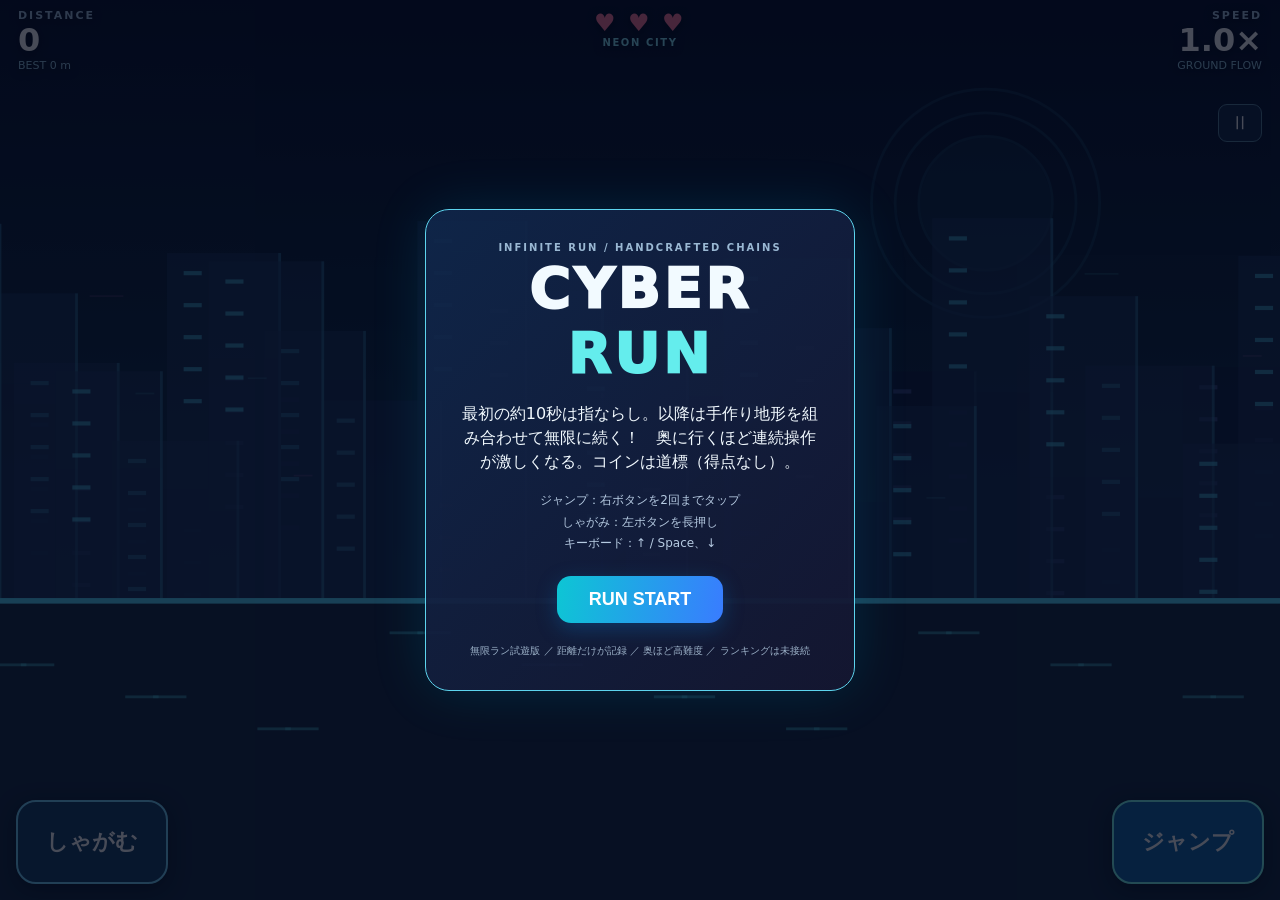
<file: playtest-v25/index.html>
<!doctype html>
<html lang="ja">
<head>
<meta charset="utf-8">
<meta name="viewport" content="width=device-width,initial-scale=1,maximum-scale=1,viewport-fit=cover,user-scalable=no">
<meta name="robots" content="noindex,nofollow">
<title>CYBER RUN V0.10 — NEW MOVEMENT CHAINS | INFINITE RUN</title>
<style>:root{color-scheme:dark;--cyan:#65eeef;--purple:#c185ff;--cream:#f2faff}
*{box-sizing:border-box;-webkit-tap-highlight-color:transparent}
html,body{margin:0;width:100%;height:100%;overflow:hidden;background:#070d20;color:var(--cream);font-family:system-ui,-apple-system,"Hiragino Kaku Gothic ProN",sans-serif;touch-action:none;overscroll-behavior:none;-webkit-user-select:none;user-select:none}
canvas{width:100vw;height:100dvh;display:block;touch-action:none}
#hud{position:fixed;top:max(9px,env(safe-area-inset-top));left:max(18px,env(safe-area-inset-left));right:max(18px,env(safe-area-inset-right));display:flex;justify-content:space-between;align-items:flex-start;z-index:3;pointer-events:none;gap:10px;text-shadow:0 2px 8px #020817}
.metric{min-width:100px;display:flex;flex-direction:column}.metric.right{text-align:right}.metric span{font-size:11px;letter-spacing:.18em;color:#a6c3dd;font-weight:800}.metric strong{font-variant-numeric:tabular-nums;font-size:clamp(20px,3.8vw,32px);line-height:1.15;color:#fff}.metric small{font-size:11px;color:#98c9e0}.center-hud{text-align:center}#hearts{font-size:clamp(16px,3vw,24px);color:#ff7899;white-space:nowrap;letter-spacing:.1em}#region{font-size:10px;letter-spacing:.16em;color:#8be5f5;font-weight:700}
#controls{position:fixed;inset:auto max(16px,env(safe-area-inset-right)) max(16px,env(safe-area-inset-bottom)) max(16px,env(safe-area-inset-left));display:flex;justify-content:space-between;pointer-events:none;z-index:4}.control{pointer-events:auto;touch-action:none;border:2px solid #76d4fa;border-radius:20px;width:clamp(100px,20vw,152px);height:clamp(58px,16vh,84px);font-size:clamp(15px,2.5vw,22px);font-weight:900;color:white;box-shadow:0 6px 20px #02081988;background:#184269ec}.control.jump{background:#126cafee;border-color:#7bfcf2}.control:active,.control.pressed{transform:scale(.96);filter:brightness(1.3)}#pause{position:fixed;z-index:4;top:104px;right:max(18px,env(safe-area-inset-right));background:#162c4dce;color:white;border:1px solid #58859a;border-radius:9px;padding:6px 12px;font-size:18px;touch-action:manipulation}
#overlay{position:fixed;inset:0;display:grid;place-items:center;background:#020818b9;z-index:6;padding:15px}#overlay.hidden{display:none}#panel{width:min(430px,90vw);max-height:95dvh;overflow:auto;text-align:center;border:1px solid #5dd4ee;border-radius:24px;padding:clamp(20px,4vh,32px);background:linear-gradient(135deg,#10274be8,#151631ed);box-shadow:0 0 55px #0bc5e622}h1{margin:3px 0 12px;font-size:clamp(34px,6vw,56px);letter-spacing:.06em;font-weight:950}h1 em{color:#64eded;font-style:normal}.eyebrow{font-size:10px;letter-spacing:.2em;color:#9ab8d3;font-weight:700}#message{font-size:16px;line-height:1.5}.hint{font-size:12px;line-height:1.8;color:#b6cbe2}#primary{border:0;border-radius:14px;background:linear-gradient(100deg,#0dc6d4,#397cff);padding:13px 32px;margin:9px 0;color:white;font-weight:900;font-size:18px;box-shadow:0 6px 20px #0c63aa66}.sub{font-size:10px;color:#9cb2c8;margin-top:12px}
@media (max-height:330px){#pause{top:88px}#region,.metric small{display:none}#panel{padding:12px}.hint{margin:6px 0}.control{height:52px}h1{font-size:28px}}
</style>
</head>
<body>

<canvas id="game" aria-label="CYBER RUN game"></canvas>
<header id="hud" aria-live="off">
  <div class="metric"><span>DISTANCE</span><strong id="score">0</strong><small id="best">BEST 0 m</small></div>
  <div class="center-hud"><div id="hearts">♥ ♥ ♥</div><div id="region">NEON CITY</div></div>
  <div class="metric right"><span>SPEED</span><strong id="speed">1.0×</strong><small id="distance">GROUND FLOW</small></div>
</header>
<div id="controls"><button id="duck" class="control duck" aria-label="しゃがむ">しゃがむ</button><button id="jump" class="control jump" aria-label="ジャンプ">ジャンプ</button></div>
<button id="pause" aria-label="一時停止">Ⅱ</button>
<div id="overlay" role="dialog" aria-modal="true"><section id="panel">
  <div class="eyebrow">INFINITE RUN / HANDCRAFTED CHAINS</div>
  <h1>CYBER <em>RUN</em></h1>
  <p id="message">最初の約10秒は指ならし。以降は手作り地形を組み合わせて無限に続く！　奥に行くほど連続操作が激しくなる。コインは道標（得点なし）。</p>
  <p class="hint">ジャンプ：右ボタンを2回までタップ<br>しゃがみ：左ボタンを長押し<br>キーボード：↑ / Space、↓</p>
  <button id="primary">RUN START</button>
  <div class="sub">無限ラン試遊版 ／ 距離だけが記録 ／ 奥ほど高難度 ／ ランキングは未接続</div>
</section></div>


<script>/* CYBER RUN v0.6 — action-first courses with shared physics and one-way platforms.
 * Units: logical canvas pixels, 120 Hz simulation. No dependencies or remote services.
 */
(function(root,factory){const api=factory();if(typeof module==='object'&&module.exports)module.exports=api;root.CyberRunCore=api})(typeof globalThis!=='undefined'?globalThis:this,function(){
'use strict';
const GROUND=370,GRAVITY=1900,FIRST_JUMP=690,SECOND_JUMP=640,SPRING_JUMP=930,BASE_SPEED=400,MAX_SPEED=1150;
const BODY_W=21,HITBOX_OFFSET_X=6,STAND_H=48,DUCK_H=27,MIN_SECOND_JUMP=.11,DT=1/120;
// Duck-gate fills the reachable jumping lane but leaves an honest crouch-height opening.
// Unlike optional bars, its full collision silhouette extends above maximum ground jump.
const DUCK_GATE_OPENING=28,DUCK_GATE_TOP=GROUND-300,FRAGILE_HOLD=.34,AIR_BOOST_VY=890;
const PATTERNS=[
 // 'script' records the intended action sequence, not the only valid route.
 {name:'street-pulse',theme:'GROUND FLOW',duration:2.20,weight:4,script:[[.22,'jump'],[1.04,'jump']],hazards:[[.48,'low'],[1.31,'low']]},
 {name:'duck-switch',theme:'GROUND FLOW',duration:2.17,weight:4,script:[[.23,'jump'],[.87,'duck-on'],[1.50,'duck-off']],hazards:[[.48,'low'],[1.28,'bar']]},
 {name:'reverse-switch',theme:'GROUND FLOW',duration:2.17,weight:4,script:[[.15,'duck-on'],[.62,'duck-off'],[.84,'jump']],hazards:[[.45,'duck-gate'],[1.14,'low']]},
 {name:'tunnel-run',theme:'TUNNEL FLOW',duration:2.28,weight:3,script:[[.14,'duck-on'],[1.15,'duck-off'],[1.26,'jump']],hazards:[[.45,'duck-gate'],[.87,'bar'],[1.60,'low']]},
 {name:'double-boost',theme:'AIR FLOW',duration:2.25,weight:2.5,minTime:5,script:[[.24,'jump'],[.49,'jump']],hazards:[[.83,'tall']]},
 {name:'sky-bridge',theme:'SKY FLOW',duration:2.29,weight:6,minTime:0,script:[[.20,'jump']],platforms:[[.48,1.42,80]],hazards:[[.99,'low'],[1.25,'low']]},
 {name:'sky-crouch',theme:'SKY FLOW',duration:2.35,weight:4.5,minTime:3,script:[[.18,'jump'],[.93,'duck-on'],[1.38,'duck-off']],platforms:[[.45,1.49,77]],hazards:[[1.17,'platform-bar',0],[1.18,'low']]},
 {name:'fall-and-hop',theme:'SKY FLOW',duration:2.53,weight:3.2,minTime:6,script:[[.18,'jump'],[1.47,'jump']],platforms:[[.45,1.10,77]],hazards:[[.78,'low'],[1.79,'low']]},
 {name:'tunnel-to-sky',theme:'SKY FLOW',duration:2.67,weight:3,minTime:8,script:[[.23,'duck-on'],[.60,'duck-off'],[.79,'jump']],platforms:[[1.00,1.91,81]],hazards:[[.44,'bar'],[1.41,'low'],[1.70,'low']]},
 {name:'sky-gap',theme:'SKY FLOW',duration:2.30,weight:2,minTime:15,script:[[.20,'jump']],platforms:[[.48,1.43,80]],hazards:[[.83,'low']],gaps:[[1.06,58]]},
 {name:'rhythm-three',theme:'GROUND FLOW',duration:2.90,weight:3,minTime:10,script:[[.19,'jump'],[.93,'duck-on'],[1.34,'duck-off'],[1.47,'jump']],hazards:[[.44,'low'],[1.15,'bar'],[1.75,'low']]},
 {name:'sky-low-high',theme:'SKY FLOW',duration:2.65,weight:2.5,minTime:17,script:[[.20,'jump'],[1.47,'jump']],platforms:[[.49,1.13,82]],hazards:[[.87,'low'],[1.83,'low']]},

 // Dense, action-distinct motifs. Scripts are witnessed and rejected at build time if unsafe.
 {name:'triple-strike',theme:'GROUND RHYTHM',duration:3.17,weight:3.7,minTime:3,
  script:[[.20,'jump'],[1.04,'jump'],[1.87,'jump']],hazards:[[.45,'low'],[1.31,'low'],[2.15,'low']]},
 {name:'duck-weave',theme:'TUNNEL FLOW',duration:2.96,weight:4.2,minTime:2,
  script:[[.11,'duck-on'],[.57,'duck-off'],[.73,'jump'],[1.48,'duck-on'],[2.12,'duck-off']],
  hazards:[[.40,'duck-gate'],[1.04,'low'],[1.82,'bar']]},
 {name:'beam-chase',theme:'TUNNEL FLOW',duration:2.57,weight:3.7,minTime:5,
  script:[[.14,'duck-on'],[1.02,'duck-off'],[1.21,'jump']],
  hazards:[[.40,'bar'],[.77,'duck-gate'],[1.46,'low']]},
 {name:'platform-weave',theme:'SKY FLOW',duration:2.68,weight:6.3,minTime:2,
  script:[[.18,'jump'],[.91,'duck-on'],[1.36,'duck-off'],[1.66,'jump']],
  platforms:[[.46,1.38,79]],hazards:[[.93,'low'],[1.14,'platform-bar',0],[1.98,'low']]},
 {name:'drop-and-duck',theme:'SKY FLOW',duration:3.05,weight:3.5,minTime:7,
  script:[[.18,'jump'],[1.44,'duck-on'],[1.90,'duck-off'],[2.06,'jump']],
  platforms:[[.46,1.03,79]],hazards:[[.85,'low'],[1.70,'duck-gate'],[2.33,'low']]},
 {name:'pulse-drone',theme:'MOTION FLOW',duration:2.81,weight:4.1,minTime:4,
  script:[[.12,'duck-on'],[.75,'duck-off'],[.91,'jump'],[1.70,'duck-on'],[2.23,'duck-off']],
  hazards:[[.42,'moving'],[1.20,'low'],[2.02,'duck-gate']]},
 {name:'aerial-surge',theme:'SKY FLOW',duration:2.73,weight:3.8,minTime:10,
  script:[[.17,'jump'],[.98,'jump'],[1.89,'duck-on'],[2.27,'duck-off']],
  platforms:[[.46,1.12,78]],hazards:[[.83,'low'],[1.40,'low'],[2.07,'bar']]},
 {name:'spring-overdrive',theme:'BOOST FLOW',duration:2.72,weight:3.8,minTime:6,
  script:[[1.80,'duck-on'],[2.24,'duck-off']],pads:[[.38,46]],hazards:[[.86,'tall'],[2.03,'bar']]},
 {name:'spring-to-sky',theme:'BOOST FLOW',duration:2.81,weight:3.0,minTime:10,
  script:[[1.22,'duck-on'],[1.69,'duck-off']],pads:[[.31,46]],
  platforms:[[.81,1.68,110]],hazards:[[1.48,'platform-bar',0],[1.37,'low']]},
 // Two-height courses are genuinely different traversals: the witnessed path
 // touches BOTH suspended floors, then releases naturally into the next section.
 {name:'sky-stepdown',theme:'SKY FLOW',duration:2.78,weight:3.0,minTime:8,
  script:[[.19,'jump'],[1.48,'jump']],platforms:[[.47,1.02,85],[1.12,1.63,45]],
  hazards:[[.77,'low'],[1.83,'low']]},
 {name:'sky-stepduck',theme:'SKY FLOW',duration:2.88,weight:2.8,minTime:12,
  script:[[.19,'jump'],[1.37,'duck-on'],[1.77,'duck-off'],[1.92,'jump']],
  platforms:[[.46,1.05,80],[1.12,1.88,45]],
  hazards:[[.80,'low'],[1.60,'platform-bar',1],[2.23,'low']]},
 // Higher-distance mastery bursts: several alternating commands in one continuous flow.
 {name:'rhythm-five',theme:'RHYTHM BURST',duration:3.52,weight:4.8,minTime:12,
  script:[[.13,'jump'],[.84,'duck-on'],[1.23,'duck-off'],[1.31,'jump'],[2.01,'duck-on'],[2.40,'duck-off'],[2.50,'jump']],
  hazards:[[.43,'low'],[1.07,'bar'],[1.61,'low'],[2.25,'bar'],[2.80,'low']]},
 {name:'overdrive-rhythm',theme:'RHYTHM BURST',duration:4.56,weight:6.0,minTime:40,
  script:[[.13,'jump'],[.84,'duck-on'],[1.23,'duck-off'],[1.31,'jump'],[2.01,'duck-on'],[2.40,'duck-off'],[2.50,'jump'],[3.21,'duck-on'],[3.60,'duck-off'],[3.68,'jump']],
  hazards:[[.43,'low'],[1.07,'bar'],[1.61,'low'],[2.25,'bar'],[2.80,'low'],[3.45,'bar'],[4.00,'low']]},
 // Ascending aerial routes: land on a low platform, jump to a HIGHER one,
 // then exit naturally. The alternate adds a ceiling on the second level.
 {name:'sky-ascend',theme:'SKY CLIMB',duration:3.10,weight:3.9,minTime:12,
  script:[[.19,'jump'],[.89,'jump']],platforms:[[.46,1.19,75],[1.32,2.10,142]],
  hazards:[[.81,'low'],[1.81,'low']]},
 {name:'sky-ascend-duck',theme:'SKY CLIMB',duration:3.15,weight:3.9,minTime:15,
  script:[[.19,'jump'],[.89,'jump'],[1.65,'duck-on'],[2.15,'duck-off']],
  platforms:[[.46,1.20,75],[1.32,2.25,142]],
  hazards:[[.81,'low'],[1.91,'platform-bar',1]]},
 // Two new MECHANICAL systems for V0.8, not just different hurdle graphics:
 // A fragile catwalk disappears 340ms after touchdown, demanding a second jump.
 {name:'fracture-hop',theme:'FRACTURE CHASM',duration:2.50,weight:7.5,minTime:22,challenge:true,
  script:[[.20,'jump'],[.96,'jump']],platforms:[[.48,1.23,75,'fragile']],
  gaps:[[1.00,1.20,'seconds']],hazards:[]},
 {name:'fracture-shutter',theme:'FRACTURE CHASM',duration:3.25,weight:7,minTime:37,challenge:true,
  script:[[.20,'jump'],[.96,'jump'],[2.15,'duck-on'],[2.70,'duck-off']],
  platforms:[[.48,1.23,75,'fragile']],gaps:[[1.00,1.20,'seconds']],
  hazards:[[2.43,'duck-gate']]},
 // An airborne boost ring is hitbox-activated once and needed to clear the gap.
 {name:'orb-leap',theme:'AERIAL REBOUND',duration:2.55,weight:7.5,minTime:22,challenge:true,
  script:[[.17,'jump'],[1.10,'jump']],pads:[[.80,44,95,'airboost']],
  gaps:[[1.03,1.55,'seconds']],hazards:[]},
 {name:'orb-gate',theme:'AERIAL REBOUND',duration:3.28,weight:7,minTime:52,challenge:true,
  script:[[.17,'jump'],[1.10,'jump'],[2.13,'duck-on'],[2.76,'duck-off']],
  pads:[[.80,44,95,'airboost']],gaps:[[1.03,1.55,'seconds']],
  hazards:[[2.42,'duck-gate']]},
 // Endgame mastery: the broken catwalk and air ring BOTH matter. The exit
 // requires crouching after the second, longer airborne phase.
 {name:'fracture-rebound-gate',theme:'MASTER CHAIN',duration:3.55,weight:7,minTime:75,challenge:true,
  script:[[.20,'jump'],[.96,'jump'],[2.42,'duck-on'],[3.01,'duck-off']],
  platforms:[[.48,1.23,75,'fragile']],pads:[[1.40,44,225,'airboost']],
  gaps:[[1.30,1.90,'seconds']],hazards:[[2.65,'duck-gate']]},
 {name:'breather',theme:'RECOVERY',duration:1.12,weight:.15,script:[],hazards:[]},
];
function speedAt(seconds){return Math.min(MAX_SPEED,BASE_SPEED+Math.max(0,seconds)*7.5)}
function timeToTravel(seconds,distance){
 const v=speedAt(seconds),a=7.5,cap=(MAX_SPEED-v)/a,capDistance=v*cap+.5*a*cap*cap;
 if(distance<=capDistance)return (Math.sqrt(v*v+2*a*distance)-v)/a;
 return cap+(distance-capDistance)/MAX_SPEED;
}
function randomizer(seed){let n=seed>>>0;return function(){n=(Math.imul(n,1664525)+1013904223)>>>0;return n/4294967296}}
function overlap(a,b){return a.x<b.x+b.w&&a.x+a.w>b.x&&a.y<b.y+b.h&&a.y+a.h>b.y}
function intersectsGap(rect,g){return rect.x+rect.w*.77>g.x&&rect.x+rect.w*.23<g.x+g.w}
function rectAt(x,bottom,duck){const h=duck?DUCK_H:STAND_H;return{x,y:bottom-h+4,w:BODY_W,h:h-7}}
function hazardAt(h,time){return h.kind==='moving'?{...h,y:GROUND-87+Math.sin(time*3.5+h.phase)*27}:h}
function makeRunner(x=0){return{x,bottom:GROUND,vy:0,jumps:0,duck:false,support:'ground',coyote:0,jumpBuffer:0,lastJump:-100,hp:3,fragileTimes:Object.create(null),airBoosts:Object.create(null)}}
function isSupported(state){return state.support!==null}
function physicsStep(p,dt,x,platforms,gaps,duckHeld,jumpRequested,time,rescue=0,pads=[]){
 const prevBottom=p.bottom,wasSupported=p.support!==null;
 p.x=x;
 if(jumpRequested)p.jumpBuffer=.105;else p.jumpBuffer=Math.max(0,p.jumpBuffer-dt);
 p.coyote=Math.max(0,p.coyote-dt);
 if(p.jumpBuffer>0&&p.jumps<2&&time-p.lastJump>=MIN_SECOND_JUMP&&(p.jumps>0||wasSupported||p.coyote>0)){
  const first=p.jumps===0;p.vy=-(first?FIRST_JUMP:SECOND_JUMP);p.jumps++;p.lastJump=time;p.support=null;p.coyote=0;p.jumpBuffer=0;
 }
 p.duck=!!duckHeld&&p.jumps===0&&p.support!==null;
 p.vy+=GRAVITY*dt;
 p.bottom+=p.vy*dt;
 let landing=null;
 if(p.vy>=0){
  for(const platform of platforms){
   // Fragile catwalks collapse shortly after the first real touchdown.
   if(platform.kind==='fragile'&&p.fragileTimes[platform.id]!==undefined&&time-p.fragileTimes[platform.id]>=FRAGILE_HOLD)continue;
   // Only collide when descending across the upper face: jump from underneath passes through.
   if(prevBottom<=platform.y+.001&&p.bottom>=platform.y&&x+HITBOX_OFFSET_X+BODY_W*.86>platform.x&&x+HITBOX_OFFSET_X+BODY_W*.14<platform.x+platform.w){
    if(!landing||platform.y<landing.y)landing={y:platform.y,id:platform.id};
   }
  }
  if(prevBottom<=GROUND+.001&&p.bottom>=GROUND){
   const feet=rectAt(x+HITBOX_OFFSET_X,p.bottom,p.duck);
   if(rescue>0||!gaps.some(g=>intersectsGap(feet,g))){if(!landing||GROUND<landing.y)landing={y:GROUND,id:'ground'}}
  }
 }
 if(landing){
  const spring=landing.id==='ground'&&pads.find(pad=>(!pad.kind||pad.kind==='spring')&&x+HITBOX_OFFSET_X+BODY_W*.86>pad.x&&x+HITBOX_OFFSET_X+BODY_W*.14<pad.x+pad.w);
  if(spring){p.bottom=GROUND;p.vy=-SPRING_JUMP;p.jumps=1;p.support=null;p.coyote=0;p.duck=false;p.jumpBuffer=0}
  else {p.bottom=landing.y;p.vy=0;p.jumps=0;p.support=landing.id;p.coyote=.075;p.duck=!!duckHeld; /* Retain a buffered jump through touchdown. */
   const floor=platforms.find(f=>f.id===landing.id);
   if(floor?.kind==='fragile'&&p.fragileTimes[landing.id]===undefined)p.fragileTimes[landing.id]=time;
  }
 }
 else {p.support=null;if(wasSupported&&p.jumps===0)p.coyote=.075;if(p.jumps===0&&p.coyote<=0)p.jumps=1;p.duck=false}
 // The airborne ring automatically fires once when the runner physically enters it.
 if(p.support===null){
  const body=rectAt(x+HITBOX_OFFSET_X,p.bottom,p.duck);
  for(const pad of pads){
   if(pad.kind!=='airboost'||p.airBoosts[pad.id])continue;
   if(overlap(body,{x:pad.x,y:pad.y,w:pad.w,h:pad.h||34})){
    p.vy=-AIR_BOOST_VY;p.jumps=1;p.airBoosts[pad.id]=true;break;
   }
  }
 }
 return p;
}
function buildPattern(x,seconds,speed,pattern,rng,riff=0){
 const duration=pattern.duration;
 const distance=t=>{
  // Travel at the real acceleration curve, not the speed sampled at chunk entry.
  const initial=Math.max(0,Math.min(MAX_SPEED,BASE_SPEED+seconds*7.5));
  const untilCap=(MAX_SPEED-initial)/7.5;
  const rising=Math.min(t,Math.max(0,untilCap));
  return initial*rising+3.75*rising*rising+MAX_SPEED*Math.max(0,t-rising);
 };
 const platforms=(pattern.platforms||[]).map(([a,b,height,kind],i)=>({id:pattern.name+':'+(kind==='fragile'?Math.round(seconds*1000)+':':'')+i,x:x+distance(a),w:distance(b-a),y:GROUND-height,kind:kind||'one-way'}));
 // Micro-riffs change the relative timing of existing hazards, not the move script.
 // Variants must be independently certified against the real runner physics.
 const hazards=[];let hazardIndex=0;
 for(const [at,kind,extra] of pattern.hazards){
  const timingShift=riff===1?(hazardIndex%2?-.014:.016):
   riff===2?(hazardIndex%2?.016:-.014):
   riff===3?(hazardIndex%3===0?.024:-.012):0;
  hazardIndex++;
  const sz={low:[32,36,GROUND-36],bar:[69,29,GROUND-64],'duck-gate':[84,GROUND-DUCK_GATE_OPENING-DUCK_GATE_TOP,DUCK_GATE_TOP],tall:[40,158,GROUND-158],moving:[34,28,GROUND-87],
   'platform-bar':[65,28,GROUND-(pattern.platforms?.[extra]?.[2]||80)-62]};
  const [w,h,y]=sz[kind];hazards.push({x:x+distance(at+timingShift)-w/2,y,w,h,kind,phase:0});
 }
 const pads=(pattern.pads||[]).map(([at,width,height,kind],i)=>({id:pattern.name+':'+Math.round(seconds*1000)+':pad:'+i,x:x+distance(at)-width/2,w:width,y:kind==='airboost'?GROUND-height:GROUND,h:kind==='airboost'?34:10,kind:kind||'spring'}));
 const gaps=(pattern.gaps||[]).map(([at,width,unit])=>{const w=unit==='seconds'?distance(at+width/2)-distance(at-width/2):width;return{x:x+distance(at)-w/2,w}});
 return {type:pattern.name,theme:pattern.theme,x,length:distance(duration),seconds,speed,hazards,gaps,platforms,pads,pickups:[],script:pattern.script,pattern,riff};
}
// Replays a desired movement sequence using the SAME physics tick as the game, checking
// environment collision and cross-boundary grounded handoff. No search on the iPad.
function replayPattern(segment,opts={}){
 const dt=DT,offset=opts.offset||0,x0=segment.x,initialTime=segment.seconds;
 const pattern=segment.pattern||PATTERNS.find(p=>p.name===segment.type);
 if(!pattern)return {ok:false,reason:'unknown pattern'};
 // Verify independent per-action input drift; the chronological order may change.
 const events=(pattern.script||[]).map((event,i)=>[event[0]+(opts.actionOffsets?.[i]||0),event[1]]).sort((a,b)=>a[0]-b[0]);
 const runner=makeRunner(x0);let time=0,covered=0,next=0,duck=false,steps=0;
 const route=[];
 const maxSteps=Math.max(1000,Math.ceil((pattern.duration||0)/dt)+90);
 while(covered<segment.length&&steps++<maxSteps){
  let request=false;
  while(next<events.length&&events[next][0]+offset<=time+1e-6){const action=events[next++][1];if(action==='jump')request=true;else if(action==='duck-on')duck=true;else if(action==='duck-off')duck=false}
  covered+=speedAt(initialTime+time)*dt;
  const worldX=x0+covered;
  physicsStep(runner,dt,worldX,segment.platforms,segment.gaps,duck,request,initialTime+time,0,segment.pads);
  const rect=rectAt(worldX+HITBOX_OFFSET_X,runner.bottom,runner.duck);
  if(runner.bottom>GROUND+10)return {ok:false,reason:'fell',time,worldX};
  if(segment.hazards.some(h=>overlap(rect,hazardAt(h,initialTime+time))))return {ok:false,reason:'hazard',time,worldX};
  if(opts.trace)route.push({time,worldX,bottom:runner.bottom,jumps:runner.jumps,support:runner.support,duck:runner.duck});
  time+=dt;
 }
 if(steps>=maxSteps||runner.support!=='ground'||runner.jumps!==0)return {ok:false,reason:'bad handoff',time,bottom:runner.bottom,support:runner.support};
 return {ok:true,time,steps,route};
}
function verifyPattern(p,seconds,opts={}){
 const segment=buildPattern(0,seconds,speedAt(seconds),p,randomizer(123));
 const offsets=opts.offsets||[0,.025,-.025];
 return offsets.every(offset=>replayPattern(segment,{offset}).ok);
}

// V0.7 experimental: PLAN CONTROLS -> SIMULATE ACTUAL RUNNER -> PLACE TERRAIN.
// Legacy motif library remains as a fallback while human-time-jitter QA is expanded.
function trajectoryTrace(events,duration,seconds,platforms=[]){
 const p=makeRunner(0),trace=[],dt=DT;let next=0,duck=false;
 const distance=t=>{const v=speedAt(seconds),cap=(MAX_SPEED-v)/7.5,rise=Math.min(t,Math.max(0,cap));return v*rise+3.75*rise*rise+MAX_SPEED*Math.max(0,t-rise)};
 for(let frame=0;frame<Math.ceil(duration/dt);frame++){
  const t=frame*dt;let jump=false;
  while(next<events.length&&events[next][0]<=t+1e-6){const action=events[next++][1];if(action==='jump')jump=true;else if(action==='duck-on')duck=true;else if(action==='duck-off')duck=false}
  const x=distance(t+dt);
  physicsStep(p,dt,x,platforms,[],duck,jump,seconds+t);
  trace.push({t,x,bottom:p.bottom,duck:p.duck,jumps:p.jumps,support:p.support});
  if(p.bottom>GROUND+10)return null;
 }
 return p.support==='ground'?trace:null;
}
function trajectoryComposition(seconds,rng){
 const moves=['vault','slide','double','gap','slide-vault','vault-slide','sky-line','sky-stair'];
 const pressure=Math.min(1,seconds/100),count=4+Math.floor(rng()*2)+Math.floor(pressure);
 // Shorter links between distinct actions, not artificially faster jump physics.
 const bridge=seconds>=55?.15:seconds>=20?.055:0;
 const script=[],needs=[];let cursor=.18,last='',skyIndex=0,stairCount=0,skyFloorCount=0;
 for(let i=0;i<count;i++){
  let choices=moves.slice();
  if(seconds<9)choices=choices.filter(v=>v!=='double'&&v!=='sky-line'&&v!=='sky-stair');
  if(seconds<20)choices=choices.filter(v=>v!=='sky-stair');
  let name=choices[Math.floor(rng()*choices.length)];
  if(name===last)name=choices[(choices.indexOf(name)+2)%choices.length];
  // Bound repeated multi-floor height solves. One segment can still contain
  // a real two-tier stair with a raised crouch, or two simpler sky landings.
  if(name==='sky-stair'&&stairCount>0)name='slide-vault';
  if((name==='sky-stair'?2:name==='sky-line'?1:0)+skyFloorCount>2)name='vault-slide';
  if(name==='sky-stair'){stairCount++;skyFloorCount+=2}
  else if(name==='sky-line')skyFloorCount++;
  last=name;const t=cursor;
  const act=(at,action)=>script.push([at,action]);
  const want=(kind,start,end,index=null)=>needs.push({kind,start,end,index});
  if(name==='sky-stair'){
   // Plan actions before terrain: low landing -> jump to high landing ->
   // crouch under an elevated beam -> fall naturally to ground.
   act(t,'jump');act(t+.87,'jump');act(t+1.48,'duck-on');act(t+2.06,'duck-off');
   const first=skyIndex++,second=skyIndex++;
   want('platform',t+.29,t+1.08,first);
   want('platform',t+1.24,t+1.93,second);
   want('platform-bar',t+1.73,t+1.80,second);
   cursor=t+2.56-bridge;
  }else if(name==='sky-line'){
   act(t,'jump');act(t+.98,'jump');const index=skyIndex++;
   want('platform',t+.28,t+1.50,index);
   want('platform-low',t+1.35,t+1.46,index);cursor=t+2.12-bridge;
  }else if(name==='slide'){
   act(t,'duck-on');act(t+.56,'duck-off');want('duck-gate',t+.24,t+.35);cursor=t+.84-bridge;
  }else if(name==='vault'){
   act(t,'jump');want('low',t+.29,t+.38);cursor=t+.92-bridge;
  }else if(name==='double'){
   act(t,'jump');act(t+.36,'jump');want('tall',t+.69,t+.87);cursor=t+1.58-bridge;
  }else if(name==='gap'){
   act(t,'jump');want('gap',t+.30,t+.42);cursor=t+.92-bridge;
  }else if(name==='slide-vault'){
   act(t,'duck-on');act(t+.57,'duck-off');act(t+.79,'jump');
   want('duck-gate',t+.25,t+.37);want('low',t+1.10,t+1.21);cursor=t+1.69-bridge;
  }else{
   act(t,'jump');act(t+.94,'duck-on');act(t+1.50,'duck-off');
   want('low',t+.30,t+.38);want('bar',t+1.19,t+1.31);cursor=t+1.77-bridge;
  }
 }
 script.sort((a,b)=>a[0]-b[0]);return {script,needs,duration:cursor+.18,count};
}
function composeTrajectoryAttempt(x,seconds,rng){
 const plan=trajectoryComposition(seconds,rng);
 const pilot=trajectoryTrace(plan.script,plan.duration,seconds);
 if(!pilot)return null;
 const distance=t=>{const v=speedAt(seconds),cap=(MAX_SPEED-v)/7.5,rise=Math.min(t,Math.max(0,cap));return v*rise+3.75*rise*rise+MAX_SPEED*Math.max(0,t-rise)};
 const platforms=[];
 for(const need of plan.needs.filter(n=>n.kind==='platform')){
  // Successive floors are derived from the trace AFTER earlier landings.
  // The simulation uses segment-local X, terrain uses world X.
  const staged=platforms.length?
    trajectoryTrace(plan.script,plan.duration,seconds,platforms.map(p=>({...p,x:p.x-x}))):pilot;
  if(!staged)return null;
  const ref=staged.find(p=>p.t>=need.start+.30);if(!ref)return null;
  const y=Math.round(ref.bottom);
  if(y>GROUND-55||y<GROUND-150)return null;
  platforms.push({id:'trace-route:'+platforms.length,x:x+distance(need.start),w:distance(need.end)-distance(need.start),y,kind:'one-way'});
 }
 const trace=platforms.length?trajectoryTrace(plan.script,plan.duration,seconds,platforms.map(p=>({...p,x:p.x-x}))):pilot;
 if(!trace)return null;
 const name='trace-route';
 const pattern={name,theme:platforms.length?'SKY TRACE':'KINETIC TRACE',duration:plan.duration,weight:1,script:plan.script,hazards:[],gaps:[],platforms:platforms.map(p=>[0,0,GROUND-p.y]),pads:[]};
 const obstacles=[],gaps=[];
 for(const need of plan.needs){
  if(need.kind==='platform')continue;
  const options=trace.filter(p=>p.t>=need.start&&p.t<=need.end&&(
   need.kind==='platform-bar'?p.duck&&p.support===platforms[need.index]?.id:
   need.kind==='platform-low'?p.bottom<=platforms[need.index].y-50:
   (need.kind==='bar'||need.kind==='duck-gate')?p.duck&&p.support!==null:
   need.kind==='tall'?p.bottom<=GROUND-170:
   need.kind==='gap'?p.bottom<=GROUND-70:p.bottom<=GROUND-65));
  if(!options.length)return null;
  const target=options[Math.floor(options.length*.48)],wx=x+target.x;
  if(need.kind==='gap'){
   const width=44+speedAt(seconds+target.t)*.035;
   gaps.push({x:wx-width/2,w:width});
   pattern.gaps.push([target.t,width]);
  }else{
   const sizes={low:[32,36,GROUND-36],bar:[69,29,GROUND-64],'duck-gate':[84,GROUND-DUCK_GATE_OPENING-DUCK_GATE_TOP,DUCK_GATE_TOP],tall:[40,142,GROUND-142],
    'platform-low':[35,28,platforms[need.index]?.y-28],
    'platform-bar':[52,28,platforms[need.index]?.y-62]};
   const [w,h,y]=sizes[need.kind];obstacles.push({x:wx-w/2,w,h,y,kind:need.kind,phase:0});
   pattern.hazards.push([target.t,need.kind]);
  }
 }
 const segment={type:name,theme:pattern.theme,x,length:distance(plan.duration),seconds,speed:speedAt(seconds),hazards:obstacles,gaps,
  platforms,pads:[],pickups:[],script:plan.script,pattern,riff:0,origin:'trajectory-first',planCount:plan.count};
 // Reuse actual game physics; do not allow a route with no certified solution.
 if(![0,-.02,.02,-.04,.04].every(offset=>replayPattern(segment,{offset}).ok))return null;
 // No decorative fake platforms: every created floor must actually be landed on.
 if(platforms.length){
  const route=replayPattern(segment,{trace:true}).route;
  const touched=new Set(route.filter(p=>p.support&&p.support!=='ground').map(p=>p.support));
  if(!platforms.every(p=>touched.has(p.id)))return null;
 }
 // Denser links must survive independent action timing changes, not only a
 // uniform shift that unrealistically preserves every relative input gap.
 if(seconds>=20){
  const events=plan.script;
  const probes=[
   events.map((_,i)=>i%2===0?.10:-.10),
   events.map((_,i)=>i%2===0?-.10:.10),
   events.map((_,i)=>((Math.imul(i+17,1103515245)>>>24)/255-.5)*.20),
   events.map((_,i)=>((Math.imul(i+47,1664525)>>>24)/255-.5)*.20)
  ];
  if(!probes.every(actionOffsets=>replayPattern(segment,{actionOffsets}).ok))return null;
 }
 return segment;
}

function composeTrajectorySegment(x,seconds,rng){
 // Bounded retry of action plans rejected by landing, gap, and jitter checks.
 // Remains opt-in and never delays the stable V0.6 runner.
 for(let attempt=0;attempt<3;attempt++){
  const candidate=composeTrajectoryAttempt(x,seconds,rng);
  if(candidate)return candidate;
 }
 return null;
}
function makeSegment(x,seconds,rng,hp,recent={}){
 const speed=speedAt(seconds);
 // Genuine advanced mechanics should recur; do not bury them inside 30 motifs.
 // Avoid three consecutive repeats, while keeping the procedural action-first
 // route generator and the original aerial patterns for variety.
 const specials=PATTERNS.filter(p=>p.challenge&&(p.minTime||0)<=seconds);
 const recentSpecial=(recent.recentTypes||[]).some(name=>PATTERNS.some(p=>p.challenge&&p.name===name));
 const chance=seconds>=55?.30:seconds>=25?.21:.08;
 if(specials.length&&!recentSpecial&&rng()<chance){
  const multi=seconds>=45?specials.filter(p=>p.script.length>=4):specials;
  const choices=multi.length?multi:specials;
  const alternate=choices.filter(p=>p.name!==recent.type);
  const pool=alternate.length?alternate:choices;
  const pattern=pool[Math.floor(rng()*pool.length)];
  const segment=buildPattern(x,seconds,speed,pattern,rng,0);
  // Preserve the V0.7 rare recovery rule in advanced routes too.
  if(hp<3&&seconds>20&&rng()<.0025)segment.pickups.push({x:x+speed*.10,y:GROUND-24,r:13,kind:'heart'});
  return segment;
 }
 // Experimental V0.7 route-first generator, with legacy motifs as safe fallback.
 if(typeof globalThis!=='undefined'&&globalThis.CYBER_RUN_V07_EXPERIMENTAL===true&&rng()<(seconds<10?.34:.73)){
  const composed=composeTrajectorySegment(x,seconds,rng);
  if(composed)return composed;
 }
 const allowed=PATTERNS.filter(p=>(p.minTime||0)<=seconds);
 // Recoveries appear intermittently, not repeated at random after every course.
 // Strong anti-repetition without fixing an exact sequence; a smooth pressure curve
 // alternates intense clusters and brief recovery beats.
 const target=2.65+.48*Math.sin(seconds*.18);
 const weighted=allowed.map(p=>{
  const difficulty=p.name==='breather'?.65:p.platforms?.length?3.2:p.hazards.length>=3?3.0:2.4;
  let weight=p.weight*Math.max(.20,1-Math.abs(target-difficulty)*.46);
  // Beyond the opening, prioritize more decisions per second, not just speed.
  const pressure=Math.min(1,Math.max(0,(seconds-12)/78));
  const active=(p.script||[]).filter(action=>action[1]==='jump'||action[1]==='duck-on').length;
  if(active>=4)weight*=1+pressure*2.0;
  else if(active>=3)weight*=1+pressure*.9;
  else if(active<=1&&p.name!=='breather')weight*=1-pressure*.5;
  if(p.name===recent.type)weight*=.025;
  if(p.theme===recent.theme)weight*=.32;
  if((recent.recentTypes||[]).includes(p.name))weight*=.46;
  if((recent.recentThemes||[]).includes(p.theme))weight*=.72;
  if(p.name==='breather'&&recent.type==='breather')weight*=.1;
  return {p,weight};
 });
 const total=weighted.reduce((sum,z)=>sum+z.weight,0);
 let needle=rng()*total,pattern=allowed[allowed.length-1];
 for(const {p,weight} of weighted){needle-=weight;if(needle<0){pattern=p;break}}
 // Pre-certified micro-riffs keep the action grammar intact while varying actual
 // obstacle timing. rhythm-three has less clearance and permits only safe riffs.
 const approvedRiffs=pattern.name==='rhythm-five'?[0,2]:
  pattern.name==='aerial-surge'?[0,1]:[0,1,2,3];
 const riff=approvedRiffs[Math.floor(rng()*approvedRiffs.length)];
 const segment=buildPattern(x,seconds,speed,pattern,rng,riff);
 // Healing is deliberately rare, random, and never spawns at full HP. No score pickups.
 if(hp<3&&seconds>20&&rng()<.0025){segment.pickups.push({x:x+speed*.10,y:GROUND-24,r:13,kind:'heart'})}
 return segment;
}
return {GROUND,GRAVITY,FIRST_JUMP,SECOND_JUMP,SPRING_JUMP,BASE_SPEED,MAX_SPEED,BODY_W,STAND_H,DUCK_H,DT,MIN_SECOND_JUMP,PATTERNS,
 speedAt,timeToTravel,trajectoryTrace,trajectoryComposition,composeTrajectorySegment,DUCK_GATE_TOP,DUCK_GATE_OPENING,FRAGILE_HOLD,AIR_BOOST_VY,randomizer,overlap,intersectsGap,rectAt,hazardAt,makeRunner,isSupported,physicsStep,buildPattern,replayPattern,verifyPattern,makeSegment,HITBOX_OFFSET_X};
});
</script>
<script>/* CYBER RUN — animated neon stick runner, cosmetic only; no hitbox or game RNG changes. */
(function(root, factory) {
  const api=factory();
  if(typeof module==='object'&&module.exports)module.exports=api;
  root.CyberRunStickman=api;
})(typeof globalThis!=='undefined'?globalThis:this,function(){
  'use strict';
  const TAU=Math.PI*2;
  function point(x,y){return {x,y}}
  function pose({time=0, phase=null, intensity=0, duck=false, supported=true, jumps=0, vy=0, boost=false}={}) {
    // Origin is ground level under the stick figure. Crouch fits 27px.
    if(duck && supported){
      const bob=Math.sin(time*15)*.5;
      const head=point(5,-20.0+bob),shoulder=point(1,-15.5+bob),hip=point(-4,-9.5);
      return {type:'crouch',head,radius:5.2,shoulder,hip,
        arms:[[shoulder,point(8,-13),point(14,-12)], [shoulder,point(-7,-10),point(-11,-5)]],
        legs:[[hip,point(5,-6),point(11,-1)], [hip,point(-11,-5),point(-14,-1)]]};
    }
    // Integrated phase keeps the gait continuous as running speed increases.
    // Time is a fallback for independent animation preview and test harnesses.
    const running=supported,gaitPhase=Number.isFinite(phase)?phase:time*(19+11*Math.min(1,Math.max(0,intensity)));
    const s=Math.sin(gaitPhase),c=Math.cos(gaitPhase);
    const lean=running?1.3+intensity*2.5:vy<0?1:0;
    // One foot plants while the other swings, instead of two free-spinning legs.
    const bounce=running?(1.0+intensity)*Math.pow(Math.sin(gaitPhase),2):0;
    const head=point(lean+1,-40+bounce),shoulder=point(lean,-30+bounce),hip=point(-1,-18+bounce);
    let arms,legs,type;
    if(running){
      type='run';
      const stride=17+intensity*5, duty=.47-intensity*.04, lift=9+intensity*4;
      const smooth=u=>u*u*(3-2*u);
      function foot(phaseOffset){
        const u=((gaitPhase/6.283185307179586+phaseOffset)%1+1)%1;
        if(u<duty)return point(stride*(.5-u/duty),-1);
        const w=(u-duty)/(1-duty);
        return point(stride*(-.5+smooth(w)),-1-lift*Math.sin(Math.PI*w));
      }
      const nearFoot=foot(0),farFoot=foot(.5);
      const knee=(end,bend)=>point(hip.x+(end.x-hip.x)*.52+bend,-10+(end.y+1)*.22);
      legs=[[hip,knee(nearFoot,3),nearFoot],[hip,knee(farFoot,-2),farFoot]];
      arms=[
        [point(shoulder.x-2,shoulder.y),point(-4-nearFoot.x*.50,-24),point(-5-nearFoot.x*.67,-18)],
        [point(shoulder.x+2,shoulder.y),point(4-farFoot.x*.50,-24),point(6-farFoot.x*.67,-18)]
      ];
    }else if(boost || jumps>=2){
      type='double';
      arms=[[shoulder,point(-10,-35),point(-15,-40)], [shoulder,point(11,-36),point(16,-39)]];
      legs=[[hip,point(10,-16),point(9,-8)], [hip,point(-10,-17),point(-7,-8)]];
    }else{
      // No one-frame pose snap at the jump apex: blend limb joints with vertical
      // velocity while keeping the collision state and hitbox unchanged.
      const t=Math.max(0,Math.min(1,(vy+150)/330));
      const fallBlend=t*t*(3-2*t);
      const interpolate=(a,b)=>point(a.x+(b.x-a.x)*fallBlend,a.y+(b.y-a.y)*fallBlend);
      const jumpingArms=[[shoulder,point(-8,-36),point(-12,-41)], [shoulder,point(9,-36),point(13,-42)]];
      const fallingArms=[[shoulder,point(-10,-28),point(-14,-23)], [shoulder,point(10,-28),point(15,-24)]];
      const jumpingLegs=[[hip,point(7,-12),point(13,-7)], [hip,point(-7,-11),point(-5,-3)]];
      const fallingLegs=[[hip,point(5,-10),point(7,0)], [hip,point(-5,-10),point(-9,0)]];
      const blend=(a,b)=>a.map((limb,i)=>limb.map((joint,j)=>interpolate(joint,b[i][j])));
      type=vy<90?'jump':'fall';
      arms=blend(jumpingArms,fallingArms);
      legs=blend(jumpingLegs,fallingLegs);
    }
    return {type,head,radius:6.2,shoulder,hip,arms,legs};
  }
  function draw(ctx, x, bottom, state={}) {
    const p=pose(state);
    ctx.save();ctx.translate(x+18,bottom);
    ctx.lineCap='round';ctx.lineJoin='round';
    const ink='#081728', neon=state.boost?'#ffef9b':'#71ffe3';
    function limb(points,color,width){
      ctx.beginPath();ctx.moveTo(points[0].x,points[0].y);
      for(let i=1;i<points.length;i++)ctx.lineTo(points[i].x,points[i].y);
      ctx.strokeStyle=color;ctx.lineWidth=width;ctx.stroke();
    }
    for(let i=0;i<2;i++){
      limb(p.legs[i],ink,6.6);limb(p.legs[i],neon,3.2);
      limb(p.arms[i],ink,5.6);limb(p.arms[i],i===0?'#35c8dd':neon,2.8);
    }
    limb([p.hip,p.shoulder],ink,7.7);limb([p.hip,p.shoulder],neon,4.1);
    ctx.shadowColor=neon;ctx.shadowBlur=7;
    ctx.beginPath();ctx.arc(p.head.x,p.head.y,p.radius,0,TAU);
    ctx.fillStyle=ink;ctx.fill();ctx.strokeStyle=neon;ctx.lineWidth=3;ctx.stroke();
    ctx.shadowBlur=0;
    ctx.fillStyle='#eafff8';ctx.fillRect(p.head.x+2.1,p.head.y-1,2.5,2.5);
    ctx.fillStyle='#b9fff0';
    for(const limbPoints of [...p.legs,...p.arms]){
      const joint=limbPoints[1];ctx.beginPath();ctx.arc(joint.x,joint.y,1.7,0,TAU);ctx.fill();
    }
    ctx.restore();
    return p;
  }
  return {pose,draw};
});
</script>
<script>/* CYBER RUN — V2 handcrafted study course, 2026-10-23.
 * Isolated prototype: NOT the procedural generator or Google Sites release.
 * Coin positions are sampled from the actual 120Hz physics witness, with no scoring.
 */
(function(root,factory){
 const api=factory(root.CyberRunCore||(typeof require==='function'?require('./core.js'):null));
 if(typeof module==='object'&&module.exports)module.exports=api;
 root.CyberRunHandcrafted=api;
})(typeof globalThis!=='undefined'?globalThis:this,function(C){
 'use strict';
 if(!C)throw Error('CYBER RUN core missing');
 // Fixed warm-up occupies ~8.3s of obstacles after the short initial lead-in
 // (roughly 9.7s from RUN START). Remaining motifs test learned action chains.
 const CUSTOM=Object.freeze({'spring-pressure':{
  name:'spring-pressure',theme:'SPRING PRESSURE',duration:3.8,weight:0,
  script:[[1.19,'duck-on'],[1.69,'duck-off'],[2.03,'duck-on'],[2.73,'duck-off'],[2.91,'jump']],
  pads:[[.31,46]],platforms:[[.81,1.68,110]],
  hazards:[[.80,'tall'],[1.48,'platform-bar',0],[2.40,'duck-gate'],[3.20,'low']],gaps:[]
 },'skyline-exit':{
  name:'skyline-exit',theme:'SKYLINE EXIT',duration:4.5,weight:0,
  script:[[.19,'jump'],[.89,'jump'],[2.83,'duck-on'],[3.38,'duck-off'],[3.56,'jump']],
  platforms:[[.46,1.19,75],[1.32,2.1,142]],
  hazards:[[.81,'low'],[1.81,'low'],[3.12,'duck-gate'],[3.90,'low']],gaps:[],pads:[]
 },'tunnel-bridge':{
  name:'tunnel-bridge',theme:'TUNNEL BRIDGE',duration:4.32,weight:0,
  script:[[.13,'duck-on'],[.61,'duck-off'],[.77,'jump'],[1.57,'jump'],[2.81,'duck-on'],[3.34,'duck-off'],[3.55,'jump']],
  platforms:[[1.04,1.65,77],[1.70,2.53,125]],
  hazards:[[.43,'duck-gate'],[1.11,'low'],[2.24,'low'],[3.06,'duck-gate'],[3.83,'low']],gaps:[],pads:[]
 },'relay-bridge':{
  name:'relay-bridge',theme:'SWITCHBACK RELAY',duration:4.4,weight:0,
  script:[[.12,'duck-on'],[.56,'duck-off'],[.72,'jump'],[1.59,'jump'],[2.67,'duck-on'],[3.16,'duck-off'],[3.36,'jump']],
  platforms:[[1.06,1.83,77]],hazards:[[.42,'duck-gate'],[1.11,'low'],[2.24,'low'],[2.96,'duck-gate'],[3.68,'low']],gaps:[],pads:[]
 }});
 const DESIGN=[
  ['GATE BEAT','reverse-switch','WARM-UP','しゃがみ → 解除 → ジャンプ'],
  ['UPSTEP','sky-ascend','WARM-UP','着地 → 再ジャンプ → 上段へ'],
  ['EXIT LINK','drop-and-duck','WARM-UP','下降 → 着地してしゃがむ → 跳ぶ'],
  ['SHUTTER SWITCH','duck-weave','MOTIF A','しゃがみ解除 → ジャンプ → 必須しゃがみ',[1.82]],
  ['TWO-STEP SKY','sky-stepduck','MOTIF B','二段足場 → 空中の高さ変化 → 着地'],
  ['FRAGILE STEP','fracture-hop','MOTIF C','崩れる足場を踏み切る'],
  ['RING VAULT','orb-leap','MOTIF D','空中リング → 長めの空中横断'],
  ['SPRING PRESSURE','spring-pressure','MOTIF SPRING','バネで上段 → しゃがむ → 地上へ落下 → 必須しゃがみ → ジャンプ'],
  ['PULSE DRONE','pulse-drone','MOTIF E','移動障害物 → 跳ぶ → 通路'],
  ['SKYLINE EXIT','skyline-exit','CHAIN SKY','高台2段を登る → 降下 → 必須しゃがみ → 最後にジャンプ'],
  ['FRACTURE SHUTTER','fracture-shutter','CHAIN A','崩落 → 着地後の必須しゃがみ'],
  ['BROKEN CIRCUIT','fracture-rebound-gate','CHAIN B','崩落 → リング → 必須しゃがみ'],
  ['SWITCHBACK RELAY','relay-bridge','CHAIN C','しゃがみ→高台着地→再跳躍→着地しゃがみ→最後の跳躍'],
  ['TUNNEL BRIDGE','tunnel-bridge','CHAIN BRIDGE','しゃがみ→中段着地→上段着地→落下してしゃがみ→ジャンプ'],
  ['RING TO CRAWL','orb-gate','CHAIN D','空中リング → 着地後の必須しゃがみ'],
  ['FINAL RHYTHM','overdrive-rhythm','CHAIN E','高密度連続アクション',[1.07,3.45]]
 ];
 const SECTIONS=Object.freeze(DESIGN.map(([title,base,chapter,objective,gates],i)=>{
  const source=C.PATTERNS.find(p=>p.name===base)||CUSTOM[base];
  if(!source)throw Error('Missing pattern: '+base);
  const pattern={...source,name:'slice-v2-'+String(i+1).padStart(2,'0')+'-'+base,
   script:source.script.map(a=>a.slice()),
   hazards:(source.hazards||[]).map(([at,kind,...rest])=>
    [at,kind==='bar'&&(gates||[]).some(t=>Math.abs(t-at)<.001)?'duck-gate':kind,...rest]),
   platforms:(source.platforms||[]).map(a=>a.slice()),
   gaps:(source.gaps||[]).map(a=>a.slice()),pads:(source.pads||[]).map(a=>a.slice()),
   weight:0,minTime:0,challenge:false};
  return Object.freeze({index:i,title,base,chapter,objective,pattern});
 }));
 function makeGuideCoins(segment){
  // Exact sample path as a HINT, not a guarantee of first-try success.
  // Coin pickups intentionally carry zero score, zero HP and no currency.
  const evidence=C.replayPattern(segment,{trace:true});
  if(!evidence.ok)throw Error('Handcrafted section lost witnessed solution: '+segment.type+' '+evidence.reason);
  const trace=evidence.route,coins=[];
  // Evenly spaced WORLD positions stay readable at 400–1150 px/s.
  // Time-only spacing used to thin out dramatically as the runner accelerated.
  // Keep each coin aligned to the physics-verified movement path, never random.
  const WORLD_COIN_SPACING=84;
  let sampleIndex=0;
  for(let ahead=70;ahead<segment.length-65;ahead+=WORLD_COIN_SPACING){
   const target=segment.x+ahead;
   while(sampleIndex<trace.length-1&&
    trace[sampleIndex].worldX+C.HITBOX_OFFSET_X+C.BODY_W/2<target)sampleIndex++;
   const sample=trace[sampleIndex];
   if(!sample)continue;
   const coin={id:segment.type+':coin:'+coins.length,
    kind:'guide-coin',x:sample.worldX+C.HITBOX_OFFSET_X+C.BODY_W/2,
    y:sample.bottom-(sample.duck?14:26),r:7,taken:false};
   // Never hide a hazard inside an inviting guide coin.
   const unsafe=segment.hazards.some(h=>{
    const box=C.hazardAt(h,segment.seconds+sample.time);
    const dx=Math.max(box.x-coin.x,0,coin.x-box.x-box.w);
    const dy=Math.max(box.y-coin.y,0,coin.y-box.y-box.h);
    return Math.hypot(dx,dy)<coin.r+2;
   });
   if(!unsafe)coins.push(coin);
  }
  return coins;
 }
 function makeSection(i,x,entrySeconds){
  if(!Number.isInteger(i)||i<0||i>=SECTIONS.length)return null;
  const section=SECTIONS[i];
  const seg=C.buildPattern(x,entrySeconds,C.speedAt(entrySeconds),section.pattern,C.randomizer(1),0);
  seg.authoredSection=i;
  seg.authoredLabel=section.title;
  seg.authoredObjective=section.objective;
  seg.handcrafted=true;
  seg.pickups.push(...makeGuideCoins(seg));
  return seg;
 }
 return Object.freeze({SECTIONS,makeSection,makeGuideCoins,totalSections:SECTIONS.length,title:'CIRCUIT STUDY · V2'});
});</script>
<script>/* CYBER RUN extra V0.10 patterns — endless only.
 * Preserve the 16-section fixed study course unchanged.
 * All three are distinct action sequences, not random obstacle scatter:
 *  - SPRING CATWALK: spring to a crumbling elevated bridge, mandatory exit jump,
 *    then immediate ground duck and leap.
 *  - TWIN HALO: two physically necessary airboost rings over a long chasm.
 *  - SHATTER RELAY: elevated tunnel-swap with an intentionally collapsing
 *    foothold that enforces momentum.
 */
(function(root,factory){
 const api=factory(root.CyberRunCore||(typeof require==='function'?require('./core.js'):null),
  root.CyberRunHandcrafted||(typeof require==='function'?require('./handcrafted-level-v2.js'):null));
 if(typeof module==='object'&&module.exports)module.exports=api;
 root.CyberRunExtraMotifs=api;
})(typeof globalThis!=='undefined'?globalThis:this,function(C,H){
 'use strict';
 if(!C||!H||typeof H.makeGuideCoins!=='function')throw Error('Missing guide-coins or core');
 const STAGE=Object.freeze([
  {
   title:'SPRING CATWALK',chapter:'MID/LATE',objective:'バネで崩れる高台へ→崩落前に踏み切る→しゃがみゲート→ジャンプ',
   pattern:{name:'extra-spring-catwalk',theme:'SPRING CATWALK',duration:4.10,
    script:[[1.32,'jump'],[2.40,'duck-on'],[2.93,'duck-off'],[3.12,'jump']],
    pads:[[.31,46]],platforms:[[.81,1.68,110,'fragile']],
    gaps:[[1.35,1.15,'seconds']],
    hazards:[[.80,'tall'],[2.67,'duck-gate'],[3.40,'low']]}
  },
  {
   title:'TWIN HALO',chapter:'LATE',objective:'1つ目の空中リング→2段ジャンプ→2つ目のリング→長い穴を越え→しゃがむ',
   pattern:{name:'extra-twin-halo',theme:'DOUBLE REBOUND',duration:4.20,
    script:[[.17,'jump'],[1.10,'jump'],[3.08,'duck-on'],[3.70,'duck-off']],
    pads:[[.80,44,95,'airboost'],[1.90,90,200,'airboost']],
    gaps:[[1.45,2.275,'seconds']],hazards:[[3.43,'duck-gate']],platforms:[]}
  },
  {
   title:'SHATTER RELAY',chapter:'LATE',objective:'しゃがみゲート→崩れる上段へ2連ジャンプ→降下直後にしゃがみ→再跳躍',
   pattern:{name:'extra-shatter-relay',theme:'FRACTURE RELAY',duration:4.40,
    script:[[.12,'duck-on'],[.56,'duck-off'],[.72,'jump'],[1.59,'jump'],
     [2.67,'duck-on'],[3.16,'duck-off'],[3.36,'jump']],
    platforms:[[1.06,1.83,77,'fragile']],
    hazards:[[.38,'duck-gate'],[1.11,'low'],[2.24,'low'],[2.96,'duck-gate'],[3.68,'low']],
    gaps:[],pads:[]}
  }
 ]);
 const SECTIONS=Object.freeze(STAGE.map((entry,i)=>Object.freeze({
  index:H.totalSections+i,title:entry.title,chapter:entry.chapter,
  objective:entry.objective,pattern:entry.pattern
 })));
 function makeSection(i,x,seconds){
  const stage=SECTIONS.find(s=>s.index===i);
  if(!stage)throw Error('Unknown extra motif '+i);
  const segment=C.buildPattern(x,seconds,C.speedAt(seconds),stage.pattern,C.randomizer(1),0);
  segment.authoredLabel=stage.title;
  segment.authoredSection=i;
  segment.authoredObjective=stage.objective;
  segment.handcrafted=true;
  segment.pickups.push(...H.makeGuideCoins(segment));
  return segment;
 }
 return Object.freeze({SECTIONS,makeSection,firstIndex:H.totalSections,
  totalSections:H.totalSections+SECTIONS.length});
});
</script>
<script>/* CYBER RUN infinite map V0.9: difficulty-gated authored chains.
 * The first three sections repeat exactly as a brief finger warmup.
 * Each selected section is a hand-authored, physics-certified movement chain;
 * deterministic seeded selection is independent of art/particle RNG.
 * No changes to score: distance only. Guide coins come from witnessed route.
 */
(function(root,factory){
 const api=factory(root.CyberRunCore||(typeof require==='function'?require('./core.js'):null),
  root.CyberRunHandcrafted||(typeof require==='function'?require('./handcrafted-level-v2.js'):null),
  root.CyberRunExtraMotifs||(typeof require==='function'?require('./extra-motifs-v1.js'):null));
 if(typeof module==='object'&&module.exports)module.exports=api;
 root.CyberRunInfinite=api;
})(typeof globalThis!=='undefined'?globalThis:this,function(C,H,EXTRA){
 'use strict';
 if(!C||!H||!EXTRA)throw Error('CYBER RUN core, authored motifs and extra motifs are required');
 const WARMUP=[0,1,2]; // unchanged V2.3.1 9.75-second rhythm.
 const EARLY=[3,4,5,6,7,8];
 const MIDDLE=[3,4,7,8,9,10,11,12,13,14,16];
 const ADVANCED=[8,9,10,11,12,13,14,15,16,17,18];
 const EXPERT=[9,12,13,15,16,17,18];
 const REST=[4,7,9,10,14]; // still active gameplay, not a long blank.
 const TITLES=['WARMUP','BUILD','COMBO','PRESSURE','EXPERT','ENDURANCE'];
 function tierAt(seconds){
  if(seconds<10)return 0;
  if(seconds<30)return 1;
  if(seconds<60)return 2;
  if(seconds<100)return 3;
  if(seconds<160)return 4;
  return 5;
 }
 function pressureAt(seconds){
  const tier=tierAt(seconds);
  // An ever longer string of difficult hand-authored moves is required once
  // maximum speed is reached. Length grows gradually, not obstruction count.
  return {tier,rank:TITLES[tier],chainLength:tier<4?1:tier===4?2:
    Math.min(12,3+Math.floor(Math.max(0,seconds-160)/100))};
 }
 const choose=(array,rng)=>array[Math.floor(rng()*array.length)];
 function makeGenerator(seed=1){
  const rng=C.randomizer(seed>>>0||1);
  const heartRng=C.randomizer(((seed>>>0)^0x85ebca6b)>>>0); // separate from terrain seed
  let count=0,queue=[],lastId=-1,prevId=-1,blockNumber=0,prevGroup=-1;
  function pick(pool){
   const candidates=pool.filter(id=>id!==lastId&&id!==prevId);
   return choose(candidates.length?candidates:pool,rng);
  }
  function refill(seconds){
   const difficulty=pressureAt(seconds),band=difficulty.tier;
   let block=[];
   if(band===1)block=[pick(EARLY)];
   else if(band===2)block=[pick(MIDDLE)];
   else if(band===3){
    // Expert moves enter reliably; calmer connections add breath without
    // removing obstacles or dropping all the way back to tutorial level.
    block=[pick(blockNumber%3===0?EXPERT:ADVANCED)];
   } else if(band===4){
    const a=pick(EXPERT);
    const b=choose(EXPERT.filter(id=>id!==a),rng);
    block=[a,b];
    if(blockNumber%4===3)block=[pick(REST)]; // short, still active.
   } else if(band>=5){
    if(blockNumber%6===5)block=[pick(REST)];
    else {
     const count=Math.max(3,difficulty.chainLength);
     // Long, demanding alternation after top speed; no ever-growing
     // geometry density or impossible gaps.
     for(let k=0;k<count;k++){
      const options=EXPERT.filter(id=>id!==(block.at(-1)??lastId));
      block.push(choose(options.length?options:EXPERT,rng));
     }
    }
   } else block=[pick(EARLY)];
   queue=block;
   blockNumber++;
  }
  function next(x,seconds,hp=3){
   let index;
   if(count<WARMUP.length) index=WARMUP[count];
   else{
    if(!queue.length)refill(seconds);
    index=queue.shift();
    // Guard the same section from starting immediately twice.
    if(index===lastId){index=choose((tierAt(seconds)>=4?EXPERT:MIDDLE).filter(id=>id!==lastId),rng)}
   }
   const segment=index<H.totalSections?H.makeSection(index,x,seconds):EXTRA.makeSection(index,x,seconds);
   // H.makeSection itself certifies a safe physics route while placing coins.
   segment.sequenceNumber=count;
   segment.difficulty=pressureAt(seconds);
   segment.authoredSection=index;
   segment.authoredLabel=index<H.totalSections?H.SECTIONS[index].title:EXTRA.SECTIONS[index-H.totalSections].title;
   segment.infinite=true;
   // The only randomized non-score collectible is a rare accessible heart,
   // never a required route waypoint or a groundless trap.
   if(hp<3&&seconds>30&&heartRng()<.0035){
    const witness=C.replayPattern(segment,{trace:true}).route;
    const first=witness.find(p=>p.time>.6&&p.support==='ground'&&p.bottom===C.GROUND);
    if(first){
     const coin=segment.pickups.find(p=>Math.abs(p.x-(first.worldX+C.HITBOX_OFFSET_X+C.BODY_W/2))<60);
     if(coin){coin.kind='heart';coin.r=13;coin.y=C.GROUND-26;}
    }
   }
   prevId=lastId;lastId=index;count++;
   return segment;
  }
  return Object.freeze({next,stats:()=>({count,lastId,queue:queue.slice(),blockNumber})});
 }
 return Object.freeze({makeGenerator,tierAt,pressureAt,WARMUP,
  totalSections:Infinity,title:'CYBER RUN · INFINITE STUDY 0.9'});
});</script>
<script>(()=>{'use strict';
const Stick=window.CyberRunStickman;
const H=window.CyberRunInfinite;
if(!H)throw Error('Handcrafted course data is missing');
const C=window.CyberRunCore,canvas=document.getElementById('game'),ctx=canvas.getContext('2d',{alpha:false}),$=id=>document.getElementById(id);if(!ctx||!C||!Stick){$('message').textContent='ゲームを初期化できませんでした。';return}
const ui={overlay:$('overlay'),msg:$('message'),start:$('primary'),score:$('score'),best:$('best'),distance:$('distance'),speed:$('speed'),hearts:$('hearts'),region:$('region'),duck:$('duck'),jump:$('jump')};
let nextHandcraftedIndex=0,goalX=Infinity,infiniteGenerator=null;
let viewW=960,viewH=540,s=1,dpr=1,ground=C.GROUND,state='menu',runner=null,segments=[],hazards=[],gaps=[],platforms=[],pads=[],pickups=[],seed=0,rng=null,spawnCursor=0,elapsed=0,travel=0,invuln=0,rescue=0,nextFrame=0,lastFrame=0,gameId=0,duckHeld=false,jumpQueued=false,localBest=0,currentRegion='NEON CITY',currentTheme='GROUND FLOW',previousCourse=null,floaters=[],trail=[],hitPulse=0,effects=[],jumpFlash=0,landFlash=0,boostFlash=0,flowFlash=0,cleanFlash=0,lastClean=-100,hudAccumulator=0,lastTheme='GROUND FLOW',gaitPhase=0,cleanStreak=0,streakFlash=0;
try{localBest=Number(localStorage.getItem('cyber-run-infinite-v01-best'))||0}catch(_){/* storage may be blocked */}
function resize(){
 const w=Math.max(1,innerWidth),h=Math.max(1,innerHeight);
 // Give iPad-like landscape screens a wider preview window at high speed.
 s=w/h>1.10?Math.min(h/540,w/920):h/540;viewW=w/s;viewH=h/s;dpr=Math.min(2,devicePixelRatio||1);
 canvas.width=Math.round(w*dpr);canvas.height=Math.round(h*dpr);
 ctx.setTransform(dpr*s,0,0,dpr*s,0,0);ctx.imageSmoothingEnabled=true;
 // Keep the runner visible when a phone rotates mid-run. Shift all world objects
 // with the anchored runner so collision distances do not change on resize.
 if(runner){
  const safeX=Math.min(Math.max(86,viewW*.19)+6,Math.max(12,viewW-40));
  const shift=safeX-runner.x;
  if(shift!==0){
   runner.x=safeX;spawnCursor+=shift;if(Number.isFinite(goalX))goalX+=shift;
   for(const list of [segments,hazards,gaps,platforms,pads,pickups,floaters])
    for(const entity of list)entity.x+=shift;
  }
 }
}
addEventListener('resize',resize);resize();
// Screen-only particles do not affect obstacle randomization or collision.
// Cap count strictly for school iPad performance.
function burst(x,y,color,count,vx,vy){
 const seed=elapsed*47+travel*.03;
 for(let i=0;i<count;i++){
  const a=(i+.5)*2.399963+seed;
  const speed=40+(i%5)*20;
  effects.push({x,y,vx:vx+Math.cos(a)*speed,vy:vy+Math.sin(a)*speed*.65,
   life:.28+(i%4)*.055,max:.28+(i%4)*.055,color,size:i%3===0?3.5:2});
 }
 if(effects.length>64)effects.splice(0,effects.length-64);
}

function makeRunner(){return C.makeRunner(Math.max(86,viewW*.19)+6)}
function playerRect(){return C.rectAt(runner.x+C.HITBOX_OFFSET_X,runner.bottom,runner.duck)}
function isOnGround(){return C.isSupported(runner)}
function jump(){if(state!=='running')return;jumpQueued=true}
function setDuck(value){if(!runner)return;duckHeld=!!value&&state==='running';runner.duck=duckHeld&&isOnGround()&&runner.jumps===0;ui.duck.classList.toggle('pressed',duckHeld)}
function start(){nextHandcraftedIndex=0;goalX=Infinity;gameId++;seed=(Number.isInteger(window.CYBER_RUN_TEST_SEED)?window.CYBER_RUN_TEST_SEED:((Date.now()^Math.floor(performance.now()*10000))>>>0))||1;rng=C.randomizer(seed);infiniteGenerator=H.makeGenerator(seed);runner=makeRunner();segments=[];hazards=[];gaps=[];platforms=[];pads=[];pickups=[];spawnCursor=runner.x+C.speedAt(0)*1.45;elapsed=0;travel=0;invuln=0;rescue=0;duckHeld=false;jumpQueued=false;previousCourse=null;state='running';floaters=[];trail=[];effects=[];jumpFlash=0;landFlash=0;boostFlash=0;flowFlash=0;lastTheme='GROUND FLOW';gaitPhase=0;cleanStreak=0;streakFlash=0;cleanFlash=0;lastClean=-100;hudAccumulator=0;hitPulse=0;ui.start.textContent='もう一回';ui.overlay.classList.add('hidden');ui.best.textContent='BEST '+localBest.toLocaleString()+' m';lastFrame=performance.now();cancelAnimationFrame(nextFrame);nextFrame=requestAnimationFrame(frame)}
function pause(){if(state==='running'){state='paused';cancelAnimationFrame(nextFrame);nextFrame=0;ui.msg.textContent='一時停止中';ui.start.textContent='再開';ui.overlay.classList.remove('hidden');setDuck(false)}else if(state==='paused'){resume()}}
function resume(){if(state!=='paused')return;cancelAnimationFrame(nextFrame);nextFrame=0;state='running';ui.overlay.classList.add('hidden');lastFrame=performance.now();nextFrame=requestAnimationFrame(frame)}
ui.start.addEventListener('click',()=>state==='paused'?resume():start());$('pause').addEventListener('click',pause);
function bind(button,down,up){button.addEventListener('pointerdown',e=>{e.preventDefault();try{button.setPointerCapture(e.pointerId)}catch(_){}button.classList.add('pressed');down()});['pointerup','pointercancel','lostpointercapture'].forEach(type=>button.addEventListener(type,e=>{e.preventDefault();button.classList.remove('pressed');if(up)up()}))}
bind(ui.jump,jump);bind(ui.duck,()=>setDuck(true),()=>setDuck(false));
const keys=new Set();addEventListener('keydown',e=>{if(['ArrowUp','ArrowDown','Space'].includes(e.code))e.preventDefault();if(keys.has(e.code))return;keys.add(e.code);if(['ArrowUp','Space'].includes(e.code))jump();if(e.code==='ArrowDown')setDuck(true);if(e.code==='Escape'||e.code==='KeyP')pause()});addEventListener('keyup',e=>{keys.delete(e.code);if(e.code==='ArrowDown')setDuck(false)});addEventListener('blur',()=>{keys.clear();if(state==='running')pause()});document.addEventListener('visibilitychange',()=>{if(document.hidden&&state==='running')pause()});addEventListener('contextmenu',e=>e.preventDefault());
function createAhead(){let guard=0;
 while(spawnCursor<viewW+700&&guard++<10){
  const eta=C.timeToTravel(elapsed,Math.max(0,spawnCursor-(runner.x+C.HITBOX_OFFSET_X)));
  const segment=infiniteGenerator.next(spawnCursor,elapsed+eta,runner.hp);
  spawnCursor+=segment.length;
  nextHandcraftedIndex++;
  const prior=previousCourse||{};
  previousCourse={type:segment.type,theme:segment.theme,
   recentTypes:[...(prior.recentTypes||[]),segment.type].slice(-3),
   recentThemes:[...(prior.recentThemes||[]),segment.theme].slice(-2)};
  segments.push(segment);hazards.push(...segment.hazards);gaps.push(...segment.gaps);
  pickups.push(...segment.pickups);platforms.push(...segment.platforms);pads.push(...segment.pads);
 }
}
function hit(){if(invuln>0||state!=='running')return;cleanStreak=0;streakFlash=0;runner.hp--;invuln=1.35;hitPulse=.32;floaters.push({x:runner.x+16,y:runner.bottom-66,t:0,text:'−1 HP',color:'#ff819d'});if(runner.hp<=0)gameOver()}
function gameOver(){state='over';const metres=Math.floor(travel/9),newRecord=metres>localBest;
 if(newRecord){localBest=metres;try{localStorage.setItem('cyber-run-infinite-v01-best',String(localBest))}catch(_){}}
 ui.msg.textContent=metres.toLocaleString()+' m 走破'+(newRecord?' — NEW BEST!':'');ui.start.textContent='もう一回';ui.overlay.classList.remove('hidden');setDuck(false)}
function step(dt){
 for(const f of floaters){f.t+=dt;f.y-=22*dt}floaters=floaters.filter(f=>f.t<.65);
 elapsed+=dt;hitPulse=Math.max(0,hitPulse-dt);invuln=Math.max(0,invuln-dt);rescue=Math.max(0,rescue-dt);
 jumpFlash=Math.max(0,jumpFlash-dt);landFlash=Math.max(0,landFlash-dt);boostFlash=Math.max(0,boostFlash-dt);flowFlash=Math.max(0,flowFlash-dt);cleanFlash=Math.max(0,cleanFlash-dt);streakFlash=Math.max(0,streakFlash-dt);
 for(const e of effects){e.x+=e.vx*dt;e.y+=e.vy*dt;e.vy+=170*dt;e.life-=dt}
 effects=effects.filter(e=>e.life>0);
 const speed=C.speedAt(elapsed),move=speed*dt;travel+=move;spawnCursor-=move;
 if(Number.isFinite(goalX))goalX-=move;
 if(runner.support!==null&&!runner.duck)gaitPhase+=(18+17*Math.min(1,(speed-C.BASE_SPEED)/(C.MAX_SPEED-C.BASE_SPEED)))*dt;
 for(const list of [hazards,gaps,pickups,segments,platforms,pads])for(const obj of list)obj.x-=move;
 for(const h of hazards)if(h.kind==='moving')h.y=ground-87+Math.sin(elapsed*3.5+h.phase)*27;
 // The edge of a gap is not a damage hitbox. Physics removes ground support
 // when the player truly runs over a hole; falling below ground costs HP.
 // Jumping from the lip must not be punished before physics processes input.
 // Keep the runner anchored at its screen x; world elements scroll left.
 const previousSupport=runner.support,previousVy=runner.vy,requested=jumpQueued;
 C.physicsStep(runner,dt,runner.x,platforms,gaps,duckHeld,jumpQueued,elapsed,rescue,pads);
 jumpQueued=false;
 if(previousVy>=0&&runner.vy<-800){boostFlash=.42;burst(runner.x+19,ground-6,'#ffe985',17,-55,-105)}
 else if(requested&&runner.vy<-500&&previousVy>-800){jumpFlash=.23;burst(runner.x+18,runner.bottom-3,'#66ffdd',8,-55,5)}
 if(previousSupport===null&&runner.support!==null&&previousVy>100){landFlash=.21;burst(runner.x+20,runner.bottom,'#94d9ff',10,-75,-42)}
 if(runner.bottom>ground+112){hit();runner.bottom=ground;runner.vy=0;runner.jumps=0;runner.support='ground';rescue=1.0;invuln=Math.max(invuln,1.4)}
 const body=playerRect();
 // Signal an especially tight clean pass with a small cosmetic burst.
 // This never changes distance scoring, collisions or procedural RNG.
 for(const h of hazards){
  const collider=C.hazardAt(h,elapsed);
  if(body.x<h.x+h.w&&body.x+body.w>h.x){
   const separation=Math.max(collider.y-(body.y+body.h),body.y-(collider.y+collider.h),0);
   if(!C.overlap(body,collider))h.closestClearance=Math.min(h.closestClearance??Infinity,separation);
  }
  if(!h._cleared&&h.x+h.w<body.x){
   h._cleared=true;
   // A clean-avoid streak is feedback, never score or a gameplay multiplier.
   if(!h._contacted&&invuln<=0){
    cleanStreak++;
    if(cleanStreak>=3&&cleanStreak%3===0){
     streakFlash=.70;
     burst(body.x+8,body.y+5,'#adfff0',7,-70,-10);
    }
   }
   if(invuln<=0&&Number.isFinite(h.closestClearance)&&h.closestClearance<=24&&elapsed-lastClean>.36){
    cleanFlash=.19;lastClean=elapsed;
    burst(body.x-5,body.y+body.h*.5,'#8ff5fa',5,-115,-6);
   }
  }
  if(C.overlap(body,collider)){h._contacted=true;hit();break}
 }
 for(const item of pickups){if(item.taken)continue;const midx=body.x+body.w/2,midy=body.y+body.h/2;
  if(Math.hypot(item.x-midx,item.y-midy)<item.r+17){
   item.taken=true;
   if(item.kind==='guide-coin'){burst(item.x,item.y,'#f9cc69',3,-25,-12);continue}
   runner.hp=Math.min(3,runner.hp+1);
   floaters.push({x:item.x,y:item.y,t:0,text:'HP +1',color:'#ff819d'});
  }}
 hazards=hazards.filter(h=>h.x+h.w>-40);gaps=gaps.filter(g=>g.x+g.w>-40);pickups=pickups.filter(item=>!item.taken&&item.x>-40);
 platforms=platforms.filter(p=>p.x+p.w>-40);pads=pads.filter(p=>p.x+p.w>-40);segments=segments.filter(a=>a.x+a.length>-40);
 createAhead();currentRegion=elapsed<35?'NEON CITY':elapsed<110?'MACHINE DISTRICT':'ENERGY TUNNEL';
 const upcoming=segments.find(a=>a.x+a.length>runner.x+C.HITBOX_OFFSET_X);
 if(upcoming){currentTheme=upcoming.authoredLabel||upcoming.theme;
  currentRegion='RUN '+String((upcoming.sequenceNumber||0)+1).padStart(2,'0')+' · '+(upcoming.difficulty?.rank||'BUILD');
  if(currentTheme!==lastTheme){flowFlash=.60;lastTheme=currentTheme}}
 // Throttle HUD DOM writes to 20Hz; keep physics at 120Hz.
 hudAccumulator+=dt;
 if(hudAccumulator>=.05||state!=='running'){
  hudAccumulator=0;
  ui.region.textContent=currentRegion;ui.score.textContent=Math.floor(travel/9).toLocaleString()+' m';ui.hearts.textContent='♥ '.repeat(runner.hp)+'♡ '.repeat(3-runner.hp);
  ui.speed.textContent=(speed/C.BASE_SPEED).toFixed(1)+'×';ui.distance.textContent=currentTheme;
 }
}
function draw(){
 const W=viewW,H=viewH,t=travel,velocity=C.speedAt(elapsed),intensity=Math.min(1,(velocity-C.BASE_SPEED)/(C.MAX_SPEED-C.BASE_SPEED)),colors=currentRegion==='MACHINE DISTRICT'?['#070b1d','#253354','#ff8db0']:currentRegion==='ENERGY TUNNEL'?['#0d0b26','#3c1f5c','#bd96ff']:['#081028','#16405b','#55d7fa'];
 const back=ctx.createLinearGradient(0,0,0,H);back.addColorStop(0,colors[0]);back.addColorStop(.85,colors[1]);back.addColorStop(1,'#0a2638');ctx.fillStyle=back;ctx.fillRect(0,0,W,H);
 // Tablet camera offset changes drawing only; game physics stays in world coordinates.
 const cameraY=Math.max(0,Math.min(120,(H-540)*.56));
 ctx.save();ctx.globalAlpha=.12;const beaconX=W*.77,beaconY=Math.max(115,185-cameraY*.65);
 ctx.strokeStyle=colors[2];ctx.lineWidth=2;
 for(const radius of [48,65,82]){ctx.beginPath();ctx.arc(beaconX,beaconY,radius,0,Math.PI*2);ctx.stroke()}
 ctx.globalAlpha=.07;ctx.fillStyle=colors[2];ctx.beginPath();ctx.arc(beaconX,beaconY,47,0,Math.PI*2);ctx.fill();ctx.restore();
 ctx.save();ctx.translate(0,cameraY);
 // Distant neon skyline, looping by camera travel. All geometry is draw-only.
 ctx.save();ctx.globalAlpha=.55;
 for(let layer=0;layer<2;layer++){
  const pace=layer===0?.12:.26;
  for(let i=0;i<24;i++){
   const spacing=110,x=((i*spacing-t*pace)%(W+220)+(W+220))%(W+220)-100;
   const tall=(layer===0?60:90)+(i*79%(layer===0?155:185));
   const width=70+(i*31%25);
   ctx.fillStyle=layer===0?'#111a3e':'#203a62';ctx.fillRect(x,ground-tall,width,tall);
   ctx.fillStyle=layer===0?'#5463a8':colors[2];
   for(let j=0;j<5;j++)ctx.fillRect(x+12,ground-tall+13+j*23,13,3);
   ctx.fillStyle=colors[2];ctx.globalAlpha=layer===0?.14:.26;ctx.fillRect(x+width-2,ground-tall,2,tall);ctx.globalAlpha=.55;
  }
 }
 ctx.restore();
 // Parallax transit trails: stronger at higher speed without hiding the obstacles.
 ctx.save();ctx.lineWidth=1.2;
 for(let i=0;i<14+Math.floor(intensity*23);i++){
  const x=((i*113.7-t*(.43+i%3*.13))%(W+250)+(W+250))%(W+250)-130;
  const y=105+(i*59%220);const len=(18+intensity*135)*(i%4===0?1.35:.75);
  ctx.strokeStyle=i%3===0?'rgba(246,133,207,.14)':'rgba(102,237,255,.15)';
  ctx.beginPath();ctx.moveTo(x,y);ctx.lineTo(x+len,y);ctx.stroke();
 }
 ctx.restore();
 // Ground and beat markers.
 ctx.fillStyle='#162b41';ctx.fillRect(0,ground,W,H-ground);
 ctx.fillStyle=colors[2];ctx.fillRect(0,ground,W,4);
 ctx.fillStyle='#52cbe480';for(let i=0;i<24;i++){
  const x=((i*95-t*1.48)%(W+200)+(W+200))%(W+200)-100;
  ctx.fillRect(x,ground+24+(i%4)*23,24+intensity*65,2);
 }
 // Street-light flashes at sprint speed create rhythmic flow cues.
 if(intensity>.35){ctx.fillStyle='rgba(115,247,255,.045)';for(let i=0;i<8;i++){
  const x=((i*257-t*.93)%(W+250)+(W+250))%(W+250)-120;
  ctx.fillRect(x,ground-145,3,140);}}

 // Horizon scanner: preview REAL obstacle silhouettes rather than telling the
 // player a button sequence. A high-speed runner can otherwise see too little ahead.
 if(intensity>.30&&runner&&W>=560){
  const x0=W*.34,span=W*.32,lineY=ground+51,maxFuture=1.5;
  const origin=runner.x+C.HITBOX_OFFSET_X+C.BODY_W;
  const upcoming=[...hazards.map(h=>({x:h.x+h.w/2,kind:h.kind})),...gaps.map(g=>({x:g.x+g.w/2,kind:'gap'})),
   ...pads.filter(p=>p.kind==='airboost').map(p=>({x:p.x+p.w/2,kind:'airboost'})),
   ...platforms.filter(p=>p.kind==='fragile').map(p=>({x:p.x+p.w/2,kind:'fragile'}))]
   .map(h=>({...h,lead:C.timeToTravel(elapsed,Math.max(0,h.x-origin))}))
   .filter(h=>h.lead>.32&&h.lead<maxFuture).sort((a,b)=>a.lead-b.lead).slice(0,5);
  ctx.save();ctx.globalAlpha=.42;ctx.strokeStyle='#4be4da';ctx.lineWidth=1.3;
  ctx.beginPath();ctx.moveTo(x0,lineY);ctx.lineTo(x0+span,lineY);ctx.stroke();
  ctx.fillStyle='#a6e6e9';ctx.font='10px system-ui';ctx.textAlign='left';ctx.fillText('SCAN',x0,lineY-13);
  ctx.globalAlpha=.82;
  for(const h of upcoming){
   const x=x0+span*h.lead/maxFuture;
   if(h.kind==='airboost'){
    ctx.strokeStyle='#79ffe4';ctx.lineWidth=2;ctx.beginPath();ctx.arc(x,lineY-5,6,0,Math.PI*2);ctx.stroke();
   }else if(h.kind==='fragile'){
    ctx.fillStyle='#ffb477';ctx.fillRect(x-8,lineY-6,16,3);
    ctx.fillStyle='#ffe6a1';ctx.fillRect(x,lineY-4,2,5);
   }else if(h.kind==='duck-gate'){
    ctx.fillStyle='#f196f5';ctx.fillRect(x-5,lineY-12,10,9);
    ctx.fillStyle='#86ffe0';ctx.fillRect(x-5,lineY-1,10,2);
   }else if(h.kind==='gap'){
    ctx.fillStyle='#ff839e';ctx.fillRect(x-7,lineY-1,5,3);ctx.fillRect(x+2,lineY-1,5,3);
   }else if(h.kind==='bar'||h.kind==='platform-bar'){
    ctx.fillStyle='#f38cdd';ctx.fillRect(x-5,lineY-10,10,4);
   }else if(h.kind==='moving'){
    ctx.fillStyle='#ffb477';ctx.fillRect(x-4,lineY-8,8,8);
   }else{
    ctx.fillStyle='#ffb477';ctx.fillRect(x-5,lineY-7,10,7);
   }
  }
  ctx.restore();
 }

 for(const g of gaps){ctx.fillStyle='#050a19';ctx.fillRect(g.x,ground-1,g.w,H-ground+2);ctx.fillStyle='#f77c9c';ctx.fillRect(g.x-4,ground-2,4,15);ctx.fillRect(g.x+g.w,ground-2,4,15)}
 // Platforms draw behind obstacles. They only collide with the player on descent.
 for(const pad of pads){
  ctx.save();
  if(pad.kind==='airboost'){
   // The full hitbox is visible: a cyan jump ring suspended in the air.
   const used=!!runner?.airBoosts?.[pad.id],cx=pad.x+pad.w/2,cy=pad.y+(pad.h||34)/2;
   ctx.globalAlpha=used?.25:1;ctx.shadowBlur=18;ctx.shadowColor='#7effe5';
   ctx.strokeStyle=used?'#698b86':'#7effe5';ctx.lineWidth=5;
   ctx.beginPath();ctx.ellipse(cx,cy,pad.w/2-4,(pad.h||34)/2-2,0,0,Math.PI*2);ctx.stroke();
   ctx.fillStyle='#d7fff4';ctx.font='bold 15px system-ui';ctx.textAlign='center';
   ctx.fillText('↑',cx,cy+6);
  }else{
   ctx.shadowBlur=14;ctx.shadowColor='#ffe36d';
   ctx.fillStyle='#a47729';ctx.fillRect(pad.x,ground-10,pad.w,10);
   ctx.fillStyle='#ffe06a';ctx.fillRect(pad.x,ground-13,pad.w,6);
   ctx.fillStyle='#fff1ba';for(let i=5;i<pad.w-4;i+=11)ctx.fillRect(pad.x+i,ground-11,5,3);
  }
  ctx.restore();
 }
 for(const p of platforms){
  ctx.save();
  if(p.kind==='fragile'){
   const touched=runner?.fragileTimes?.[p.id],remaining=touched===undefined?1:Math.max(0,1-(elapsed-touched)/C.FRAGILE_HOLD);
   ctx.globalAlpha=touched===undefined?1:Math.max(.22,remaining);
   ctx.shadowBlur=11;ctx.shadowColor='#ff9f6b';
   ctx.fillStyle='#6a4039';ctx.fillRect(p.x,p.y,p.w,11);
   ctx.fillStyle='#ffb36e';ctx.fillRect(p.x,p.y,p.w,4);
   ctx.strokeStyle='#ffe4a3';ctx.lineWidth=2;ctx.beginPath();
   for(let k=15;k<p.w-10;k+=27){ctx.moveTo(p.x+k,p.y+3);ctx.lineTo(p.x+k+7,p.y+9);ctx.lineTo(p.x+k+15,p.y+4)}
   ctx.stroke();
   ctx.globalAlpha=1;
  }else{
   ctx.shadowBlur=11;ctx.shadowColor='#ae8eff';ctx.fillStyle='#4b477f';ctx.fillRect(p.x,p.y,p.w,11);
   ctx.fillStyle='#d5adff';ctx.fillRect(p.x,p.y,p.w,4);
   ctx.fillStyle='#8974e0';for(let k=13;k<p.w-7;k+=24)ctx.fillRect(p.x+k,p.y+5,12,2);
  }
  ctx.restore();
 }
 // Distinct obstacle silhouettes with their complete collision rectangle visible.
 for(const h of hazards){
  if(h.x+h.w<0||h.x>W+100)continue;
  ctx.save();ctx.shadowBlur=7;
  if(h.kind==='duck-gate'){
   // FULL silhouette = FULL collision region, no invisible overhead wall.
   // The ground-level opening is deliberately large enough for crouching only.
   ctx.shadowColor='#f079ff';ctx.shadowBlur=12;
   ctx.fillStyle='#39254e';ctx.fillRect(h.x,h.y,h.w,h.h);
   ctx.fillStyle='#693b83';ctx.fillRect(h.x+7,h.y+6,h.w-14,h.h-14);
   ctx.fillStyle='#c581e6';ctx.fillRect(h.x,h.y,h.w,6);
   for(let k=h.y+15;k<h.y+h.h-17;k+=26){
    ctx.fillStyle='#b67bce66';ctx.fillRect(h.x+11,k,h.w-22,2);
   }
   ctx.fillStyle='#f2a4fc';ctx.fillRect(h.x,h.y+h.h-8,h.w,8);
   ctx.shadowBlur=0;
   // Only the cyan-lit low opening is safe; never draw an apparent top shortcut.
   ctx.strokeStyle='#81ffe5';ctx.lineWidth=3;ctx.beginPath();
   ctx.moveTo(h.x,h.y+h.h+3);ctx.lineTo(h.x+h.w,h.y+h.h+3);ctx.stroke();
   ctx.fillStyle='#bbffe6';ctx.font='bold 12px system-ui';ctx.textAlign='center';
   ctx.fillText('↓',h.x+h.w/2,h.y+h.h-15);
  }else if(h.kind==='bar'||h.kind==='platform-bar'){
   ctx.shadowColor='#f75fbf';ctx.fillStyle='#a92d86';ctx.fillRect(h.x,h.y,h.w,h.h);
   ctx.fillStyle='#ff99dc';ctx.fillRect(h.x+2,h.y+1,h.w-4,5);
   ctx.fillStyle='#fbe1fb';for(let k=9;k<h.w-4;k+=18)ctx.fillRect(h.x+k,h.y+11,8,3);
   ctx.fillStyle='#fb76c4';ctx.fillRect(h.x,h.y+h.h-5,h.w,5);
   ctx.strokeStyle='#f8a0db';ctx.lineWidth=2;ctx.beginPath();ctx.moveTo(h.x+6,h.y+h.h-8);ctx.lineTo(h.x+h.w-6,h.y+h.h-8);ctx.stroke();
  }else if(h.kind==='moving'){
   ctx.strokeStyle='#994d68';ctx.lineWidth=2;ctx.beginPath();ctx.moveTo(h.x+h.w/2,0);ctx.lineTo(h.x+h.w/2,h.y);ctx.stroke();
   ctx.fillStyle='#ef526c';ctx.fillRect(h.x,h.y,h.w,h.h);
   ctx.fillStyle='#ffb27f';ctx.fillRect(h.x+5,h.y+4,h.w-10,h.h-8);
   ctx.fillStyle='#7a1f51';ctx.fillRect(h.x+12,h.y+10,10,8);
  }else if(h.kind==='tall'){
   ctx.shadowColor='#fe557f';ctx.fillStyle='#a13a70';ctx.fillRect(h.x,h.y,h.w,h.h);
   ctx.fillStyle='#ff829f';ctx.fillRect(h.x,h.y,h.w,9);
   ctx.fillStyle='#ffcc97';for(let k=22;k<h.h-8;k+=22)ctx.fillRect(h.x+7,h.y+k,h.w-14,5);
   ctx.fillStyle='#501c4f';ctx.fillRect(h.x+12,h.y+12,h.w-24,h.h-25);
   ctx.fillStyle='#ffbda6';ctx.fillRect(h.x+18,h.y+18,h.w-36,h.h-38);
  }else{
   ctx.shadowColor='#ff8c5d';ctx.fillStyle='#bc4b51';ctx.fillRect(h.x,h.y,h.w,h.h);
   ctx.fillStyle='#ffb066';ctx.fillRect(h.x+3,h.y+3,h.w-6,10);
   ctx.fillStyle='#fce5a5';for(let i=0;i<3;i++){
    const lx=h.x+2+i*(h.w-4)/3,rx=h.x+2+(i+1)*(h.w-4)/3;
    ctx.beginPath();ctx.moveTo(lx,h.y+12);ctx.lineTo((lx+rx)/2,h.y+3);ctx.lineTo(rx,h.y+12);ctx.fill();
   }
   ctx.fillStyle='#61274c';ctx.fillRect(h.x+5,h.y+23,h.w-10,7);
  }
  ctx.restore();
 }
 // Finite authored goal; this route has a start and an actual finish.
 if(Number.isFinite(goalX)&&goalX>-25&&goalX<viewW+90){
  ctx.save();ctx.shadowColor='#7fffe9';ctx.shadowBlur=24;
  ctx.fillStyle='#c7fff3';ctx.fillRect(goalX,35,5,ground-25);
  ctx.fillStyle='#062c37';ctx.fillRect(goalX-57,ground-144,115,35);
  ctx.strokeStyle='#aaffea';ctx.lineWidth=3;ctx.strokeRect(goalX-57,ground-144,115,35);
  ctx.fillStyle='#bffff4';ctx.font='bold 19px system-ui';ctx.textAlign='center';ctx.fillText('GOAL',goalX,ground-120);
  ctx.restore();
 }
 // Short, bounded cosmetic effects; do not change course RNG or scoring.
 for(const e of effects){ctx.save();ctx.globalAlpha=Math.max(0,e.life/e.max)*.85;ctx.fillStyle=e.color;
  ctx.fillRect(e.x-e.size/2,e.y-e.size/2,e.size,e.size);ctx.restore()}
 for(const item of pickups){
  ctx.save();
  if(item.kind==='guide-coin'){
   // Guide-only collectible: deliberately no distance, HP or ranking change.
   ctx.shadowColor='#f2c963';ctx.shadowBlur=5;ctx.strokeStyle='#fff0a0';ctx.lineWidth=2;
   ctx.fillStyle='#d7a638';ctx.beginPath();ctx.ellipse(item.x,item.y,item.r*.78,item.r,0,0,2*Math.PI);ctx.fill();ctx.stroke();
   ctx.strokeStyle='#fff2b5';ctx.lineWidth=1;ctx.beginPath();ctx.moveTo(item.x,item.y-item.r*.52);ctx.lineTo(item.x,item.y+item.r*.52);ctx.stroke();
  }else{
   ctx.shadowColor='#ff70ae';ctx.shadowBlur=12;ctx.fillStyle='#ff709a';
   ctx.beginPath();ctx.arc(item.x,item.y,item.r,0,2*Math.PI);ctx.fill();ctx.fillStyle='#fff';
   ctx.fillRect(item.x-2,item.y-7,4,14);ctx.fillRect(item.x-7,item.y-2,14,4);
  }
  ctx.restore();
 }
 if(runner){
  const crouching=runner.duck&&runner.jumps===0,airborne=runner.support===null;
  const x=runner.x,bottom=runner.bottom;
  ctx.save();ctx.globalAlpha=invuln>0&&Math.floor(invuln*12)%2===0?.40:1;
  // Character animation is cosmetic: no influence on collision or physics.
  const compression=Math.min(1,landFlash/.21),stretch=Math.min(1,jumpFlash/.23);
  const scaleX=1+compression*.12-stretch*.045,scaleY=1-compression*.13+stretch*.09;
  ctx.translate(x+18,bottom);ctx.scale(scaleX,scaleY);ctx.translate(-x-18,-bottom);
  for(let k=1;k<=3+Math.floor(intensity*3);k++){
   ctx.fillStyle=k%2===0?'#2ec9d578':'#92ffe055';
   ctx.fillRect(x-k*(13+intensity*5),bottom-(crouching?11:20)+k*1.5,11+intensity*10,2);
  }
  if(boostFlash>0){ctx.strokeStyle='#ffe47f';ctx.lineWidth=2.5;
   ctx.beginPath();ctx.arc(x+18,bottom-25,24+boostFlash*20,0,Math.PI*2);ctx.stroke()}
  if(!airborne){ctx.fillStyle=landFlash>0?'#c7ffea88':'#2bd5b844';
   ctx.fillRect(x+3,bottom-2,31+landFlash*60,3)}
  Stick.draw(ctx,x,bottom,{time:elapsed,phase:gaitPhase,intensity,duck:crouching,supported:!airborne,
   jumps:runner.jumps,vy:runner.vy,boost:boostFlash>0});
  if(jumpFlash>0){ctx.fillStyle='#b4fff4';ctx.fillRect(x-8,bottom-5,8+jumpFlash*27,3)}
  ctx.restore();
 }
 if(flowFlash>0){
  const alpha=Math.min(.24,flowFlash*.40);
  ctx.save();ctx.globalAlpha=alpha;ctx.fillStyle='#95eaff';ctx.font='900 27px system-ui';
  ctx.textAlign='right';ctx.fillText(currentTheme,W-26,ground-136);ctx.restore();
 }
 for(const f of floaters){ctx.save();ctx.globalAlpha=Math.max(0,1-f.t/.65);ctx.fillStyle=f.color;ctx.font='bold 16px system-ui';ctx.textAlign='center';ctx.fillText(f.text,f.x,f.y);ctx.restore()}
 ctx.restore();
 // Brief readable celebration above the runner, outside the HUD. Distance-only scoring remains intact.
 if(runner&&streakFlash>0&&cleanStreak>=3){
  ctx.save();ctx.globalAlpha=Math.min(1,streakFlash/.26)*.9;
  ctx.textAlign='right';ctx.font='bold 16px system-ui';ctx.fillStyle='#b4fff2';
  ctx.fillText('FLOW ×'+cleanStreak,runner.x+14,runner.bottom+cameraY-89);
  ctx.restore();
 }
 if(hitPulse>0){ctx.fillStyle='rgba(255,64,107,'+(hitPulse*.28)+')';ctx.fillRect(0,0,W,H)}
 if(cleanFlash>0){ctx.save();ctx.globalAlpha=cleanFlash*.32;ctx.strokeStyle='#62ecff';ctx.lineWidth=2;
  ctx.beginPath();ctx.moveTo(2,ground+cameraY-12);ctx.lineTo(2+(1-cleanFlash/.19)*75,ground+cameraY-12);ctx.stroke();ctx.restore()}
}
function frame(now){if(state!=='running')return;let dt=Math.min(.05,Math.max(0,(now-lastFrame)/1000));lastFrame=now; // substeps prevent tunneling at higher speed or low FPS
 while(dt>0&&state==='running'){const sub=Math.min(1/120,dt);step(sub);dt-=sub}draw();if(state==='running')nextFrame=requestAnimationFrame(frame)}
 draw();ui.best.textContent='BEST '+localBest.toLocaleString()+' m';
})();
</script>
</body>
</html>
</file>
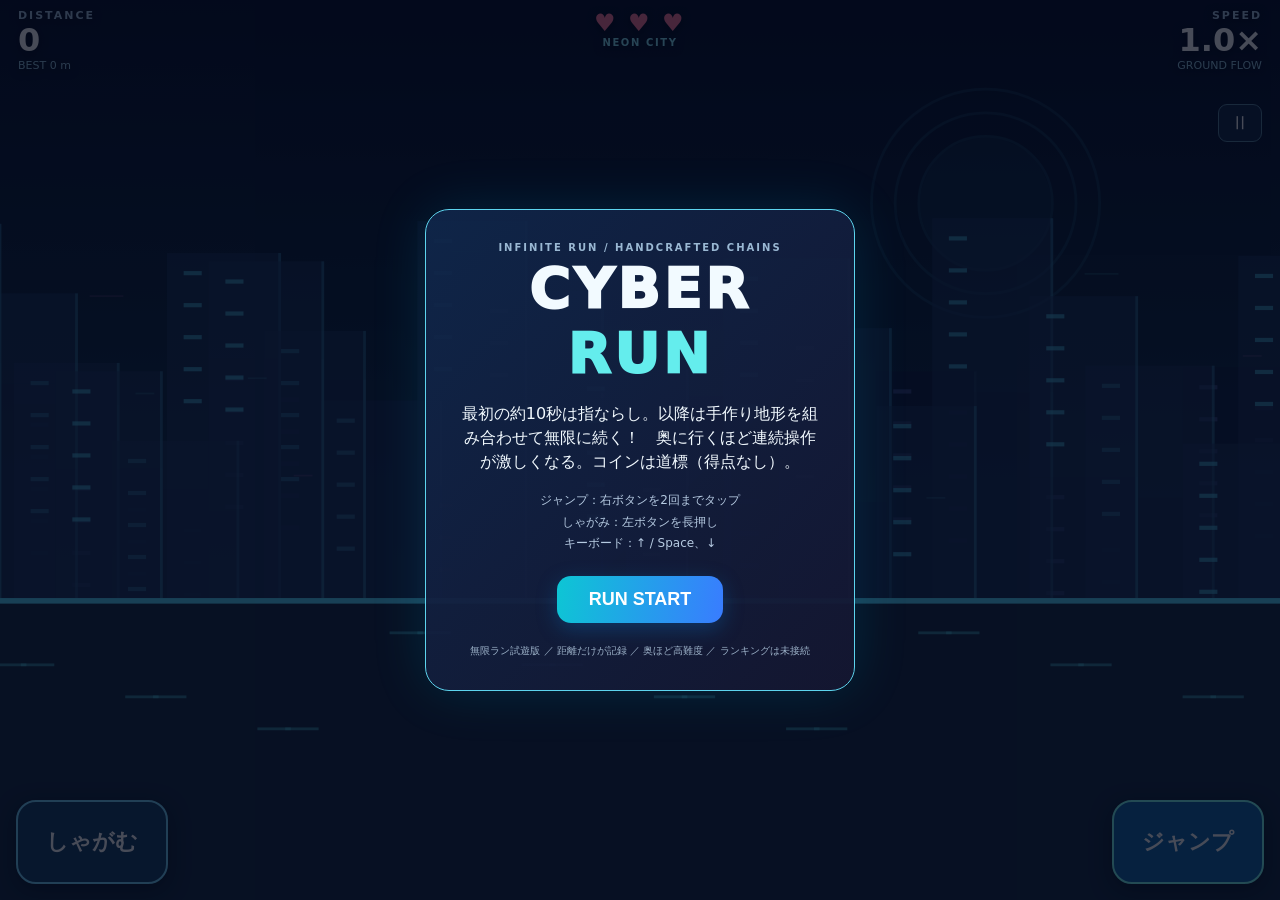
<file: playtest-v26/index.html>
<!doctype html>
<html lang="ja">
<head>
<meta charset="utf-8">
<meta name="viewport" content="width=device-width,initial-scale=1,maximum-scale=1,viewport-fit=cover,user-scalable=no">
<meta name="robots" content="noindex,nofollow">
<title>CYBER RUN V0.11 — 無限ラン・地形の変化と安定性向上</title>
<style>:root{color-scheme:dark;--cyan:#65eeef;--purple:#c185ff;--cream:#f2faff}
*{box-sizing:border-box;-webkit-tap-highlight-color:transparent}
html,body{margin:0;width:100%;height:100%;overflow:hidden;background:#070d20;color:var(--cream);font-family:system-ui,-apple-system,"Hiragino Kaku Gothic ProN",sans-serif;touch-action:none;overscroll-behavior:none;-webkit-user-select:none;user-select:none}
canvas{width:100vw;height:100dvh;display:block;touch-action:none}
#hud{position:fixed;top:max(9px,env(safe-area-inset-top));left:max(18px,env(safe-area-inset-left));right:max(18px,env(safe-area-inset-right));display:flex;justify-content:space-between;align-items:flex-start;z-index:3;pointer-events:none;gap:10px;text-shadow:0 2px 8px #020817}
.metric{min-width:100px;display:flex;flex-direction:column}.metric.right{text-align:right}.metric span{font-size:11px;letter-spacing:.18em;color:#a6c3dd;font-weight:800}.metric strong{font-variant-numeric:tabular-nums;font-size:clamp(20px,3.8vw,32px);line-height:1.15;color:#fff}.metric small{font-size:11px;color:#98c9e0}.center-hud{text-align:center}#hearts{font-size:clamp(16px,3vw,24px);color:#ff7899;white-space:nowrap;letter-spacing:.1em}#region{font-size:10px;letter-spacing:.16em;color:#8be5f5;font-weight:700}
#controls{position:fixed;inset:auto max(16px,env(safe-area-inset-right)) max(16px,env(safe-area-inset-bottom)) max(16px,env(safe-area-inset-left));display:flex;justify-content:space-between;pointer-events:none;z-index:4}.control{pointer-events:auto;touch-action:none;border:2px solid #76d4fa;border-radius:20px;width:clamp(100px,20vw,152px);height:clamp(58px,16vh,84px);font-size:clamp(15px,2.5vw,22px);font-weight:900;color:white;box-shadow:0 6px 20px #02081988;background:#184269ec}.control.jump{background:#126cafee;border-color:#7bfcf2}.control:active,.control.pressed{transform:scale(.96);filter:brightness(1.3)}#pause{position:fixed;z-index:4;top:104px;right:max(18px,env(safe-area-inset-right));background:#162c4dce;color:white;border:1px solid #58859a;border-radius:9px;padding:6px 12px;font-size:18px;touch-action:manipulation}
#overlay{position:fixed;inset:0;display:grid;place-items:center;background:#020818b9;z-index:6;padding:15px}#overlay.hidden{display:none}#panel{width:min(430px,90vw);max-height:95dvh;overflow:auto;text-align:center;border:1px solid #5dd4ee;border-radius:24px;padding:clamp(20px,4vh,32px);background:linear-gradient(135deg,#10274be8,#151631ed);box-shadow:0 0 55px #0bc5e622}h1{margin:3px 0 12px;font-size:clamp(34px,6vw,56px);letter-spacing:.06em;font-weight:950}h1 em{color:#64eded;font-style:normal}.eyebrow{font-size:10px;letter-spacing:.2em;color:#9ab8d3;font-weight:700}#message{font-size:16px;line-height:1.5}.hint{font-size:12px;line-height:1.8;color:#b6cbe2}#primary{border:0;border-radius:14px;background:linear-gradient(100deg,#0dc6d4,#397cff);padding:13px 32px;margin:9px 0;color:white;font-weight:900;font-size:18px;box-shadow:0 6px 20px #0c63aa66}.sub{font-size:10px;color:#9cb2c8;margin-top:12px}
@media (max-height:330px){#pause{top:88px}#region,.metric small{display:none}#panel{padding:12px}.hint{margin:6px 0}.control{height:52px}h1{font-size:28px}}
</style>
</head>
<body>

<canvas id="game" aria-label="CYBER RUN game"></canvas>
<header id="hud" aria-live="off">
  <div class="metric"><span>DISTANCE</span><strong id="score">0</strong><small id="best">BEST 0 m</small></div>
  <div class="center-hud"><div id="hearts">♥ ♥ ♥</div><div id="region">NEON CITY</div></div>
  <div class="metric right"><span>SPEED</span><strong id="speed">1.0×</strong><small id="distance">GROUND FLOW</small></div>
</header>
<div id="controls"><button id="duck" class="control duck" aria-label="しゃがむ">しゃがむ</button><button id="jump" class="control jump" aria-label="ジャンプ">ジャンプ</button></div>
<button id="pause" aria-label="一時停止">Ⅱ</button>
<div id="overlay" role="dialog" aria-modal="true"><section id="panel">
  <div class="eyebrow">INFINITE RUN / HANDCRAFTED CHAINS</div>
  <h1>CYBER <em>RUN</em></h1>
  <p id="message">最初の約10秒は指ならし。以降は手作り地形を組み合わせて無限に続く！　奥に行くほど連続操作が激しくなる。コインは道標（得点なし）。</p>
  <p class="hint">ジャンプ：右ボタンを2回までタップ<br>しゃがみ：左ボタンを長押し<br>キーボード：↑ / Space、↓</p>
  <button id="primary">RUN START</button>
  <div class="sub">無限ラン試遊版 ／ 距離だけが記録 ／ 奥ほど高難度 ／ ランキングは未接続</div>
</section></div>


<script>/* CYBER RUN v0.6 — action-first courses with shared physics and one-way platforms.
 * Units: logical canvas pixels, 120 Hz simulation. No dependencies or remote services.
 */
(function(root,factory){const api=factory();if(typeof module==='object'&&module.exports)module.exports=api;root.CyberRunCore=api})(typeof globalThis!=='undefined'?globalThis:this,function(){
'use strict';
const GROUND=370,GRAVITY=1900,FIRST_JUMP=690,SECOND_JUMP=640,SPRING_JUMP=930,BASE_SPEED=400,MAX_SPEED=1150;
const BODY_W=21,HITBOX_OFFSET_X=6,STAND_H=48,DUCK_H=27,MIN_SECOND_JUMP=.11,DT=1/120;
// Duck-gate fills the reachable jumping lane but leaves an honest crouch-height opening.
// Unlike optional bars, its full collision silhouette extends above maximum ground jump.
const DUCK_GATE_OPENING=28,DUCK_GATE_TOP=GROUND-300,FRAGILE_HOLD=.34,AIR_BOOST_VY=890;
const PATTERNS=[
 // 'script' records the intended action sequence, not the only valid route.
 {name:'street-pulse',theme:'GROUND FLOW',duration:2.20,weight:4,script:[[.22,'jump'],[1.04,'jump']],hazards:[[.48,'low'],[1.31,'low']]},
 {name:'duck-switch',theme:'GROUND FLOW',duration:2.17,weight:4,script:[[.23,'jump'],[.87,'duck-on'],[1.50,'duck-off']],hazards:[[.48,'low'],[1.28,'bar']]},
 {name:'reverse-switch',theme:'GROUND FLOW',duration:2.17,weight:4,script:[[.15,'duck-on'],[.62,'duck-off'],[.84,'jump']],hazards:[[.45,'duck-gate'],[1.14,'low']]},
 {name:'tunnel-run',theme:'TUNNEL FLOW',duration:2.28,weight:3,script:[[.14,'duck-on'],[1.15,'duck-off'],[1.26,'jump']],hazards:[[.45,'duck-gate'],[.87,'bar'],[1.60,'low']]},
 {name:'double-boost',theme:'AIR FLOW',duration:2.25,weight:2.5,minTime:5,script:[[.24,'jump'],[.49,'jump']],hazards:[[.83,'tall']]},
 {name:'sky-bridge',theme:'SKY FLOW',duration:2.29,weight:6,minTime:0,script:[[.20,'jump']],platforms:[[.48,1.42,80]],hazards:[[.99,'low'],[1.25,'low']]},
 {name:'sky-crouch',theme:'SKY FLOW',duration:2.35,weight:4.5,minTime:3,script:[[.18,'jump'],[.93,'duck-on'],[1.38,'duck-off']],platforms:[[.45,1.49,77]],hazards:[[1.17,'platform-bar',0],[1.18,'low']]},
 {name:'fall-and-hop',theme:'SKY FLOW',duration:2.53,weight:3.2,minTime:6,script:[[.18,'jump'],[1.47,'jump']],platforms:[[.45,1.10,77]],hazards:[[.78,'low'],[1.79,'low']]},
 {name:'tunnel-to-sky',theme:'SKY FLOW',duration:2.67,weight:3,minTime:8,script:[[.23,'duck-on'],[.60,'duck-off'],[.79,'jump']],platforms:[[1.00,1.91,81]],hazards:[[.44,'bar'],[1.41,'low'],[1.70,'low']]},
 {name:'sky-gap',theme:'SKY FLOW',duration:2.30,weight:2,minTime:15,script:[[.20,'jump']],platforms:[[.48,1.43,80]],hazards:[[.83,'low']],gaps:[[1.06,58]]},
 {name:'rhythm-three',theme:'GROUND FLOW',duration:2.90,weight:3,minTime:10,script:[[.19,'jump'],[.93,'duck-on'],[1.34,'duck-off'],[1.47,'jump']],hazards:[[.44,'low'],[1.15,'bar'],[1.75,'low']]},
 {name:'sky-low-high',theme:'SKY FLOW',duration:2.65,weight:2.5,minTime:17,script:[[.20,'jump'],[1.47,'jump']],platforms:[[.49,1.13,82]],hazards:[[.87,'low'],[1.83,'low']]},

 // Dense, action-distinct motifs. Scripts are witnessed and rejected at build time if unsafe.
 {name:'triple-strike',theme:'GROUND RHYTHM',duration:3.17,weight:3.7,minTime:3,
  script:[[.20,'jump'],[1.04,'jump'],[1.87,'jump']],hazards:[[.45,'low'],[1.31,'low'],[2.15,'low']]},
 {name:'duck-weave',theme:'TUNNEL FLOW',duration:2.96,weight:4.2,minTime:2,
  script:[[.11,'duck-on'],[.57,'duck-off'],[.73,'jump'],[1.48,'duck-on'],[2.12,'duck-off']],
  hazards:[[.40,'duck-gate'],[1.04,'low'],[1.82,'bar']]},
 {name:'beam-chase',theme:'TUNNEL FLOW',duration:2.57,weight:3.7,minTime:5,
  script:[[.14,'duck-on'],[1.02,'duck-off'],[1.21,'jump']],
  hazards:[[.40,'bar'],[.77,'duck-gate'],[1.46,'low']]},
 {name:'platform-weave',theme:'SKY FLOW',duration:2.68,weight:6.3,minTime:2,
  script:[[.18,'jump'],[.91,'duck-on'],[1.36,'duck-off'],[1.66,'jump']],
  platforms:[[.46,1.38,79]],hazards:[[.93,'low'],[1.14,'platform-bar',0],[1.98,'low']]},
 {name:'drop-and-duck',theme:'SKY FLOW',duration:3.05,weight:3.5,minTime:7,
  script:[[.18,'jump'],[1.44,'duck-on'],[1.90,'duck-off'],[2.06,'jump']],
  platforms:[[.46,1.03,79]],hazards:[[.85,'low'],[1.70,'duck-gate'],[2.33,'low']]},
 {name:'pulse-drone',theme:'MOTION FLOW',duration:2.81,weight:4.1,minTime:4,
  script:[[.12,'duck-on'],[.75,'duck-off'],[.91,'jump'],[1.70,'duck-on'],[2.23,'duck-off']],
  hazards:[[.42,'moving'],[1.20,'low'],[2.02,'duck-gate']]},
 {name:'aerial-surge',theme:'SKY FLOW',duration:2.73,weight:3.8,minTime:10,
  script:[[.17,'jump'],[.98,'jump'],[1.89,'duck-on'],[2.27,'duck-off']],
  platforms:[[.46,1.12,78]],hazards:[[.83,'low'],[1.40,'low'],[2.07,'bar']]},
 {name:'spring-overdrive',theme:'BOOST FLOW',duration:2.72,weight:3.8,minTime:6,
  script:[[1.80,'duck-on'],[2.24,'duck-off']],pads:[[.38,46]],hazards:[[.86,'tall'],[2.03,'bar']]},
 {name:'spring-to-sky',theme:'BOOST FLOW',duration:2.81,weight:3.0,minTime:10,
  script:[[1.22,'duck-on'],[1.69,'duck-off']],pads:[[.31,46]],
  platforms:[[.81,1.68,110]],hazards:[[1.48,'platform-bar',0],[1.37,'low']]},
 // Two-height courses are genuinely different traversals: the witnessed path
 // touches BOTH suspended floors, then releases naturally into the next section.
 {name:'sky-stepdown',theme:'SKY FLOW',duration:2.78,weight:3.0,minTime:8,
  script:[[.19,'jump'],[1.48,'jump']],platforms:[[.47,1.02,85],[1.12,1.63,45]],
  hazards:[[.77,'low'],[1.83,'low']]},
 {name:'sky-stepduck',theme:'SKY FLOW',duration:2.88,weight:2.8,minTime:12,
  script:[[.19,'jump'],[1.37,'duck-on'],[1.77,'duck-off'],[1.92,'jump']],
  platforms:[[.46,1.05,80],[1.12,1.88,45]],
  hazards:[[.80,'low'],[1.60,'platform-bar',1],[2.23,'low']]},
 // Higher-distance mastery bursts: several alternating commands in one continuous flow.
 {name:'rhythm-five',theme:'RHYTHM BURST',duration:3.52,weight:4.8,minTime:12,
  script:[[.13,'jump'],[.84,'duck-on'],[1.23,'duck-off'],[1.31,'jump'],[2.01,'duck-on'],[2.40,'duck-off'],[2.50,'jump']],
  hazards:[[.43,'low'],[1.07,'bar'],[1.61,'low'],[2.25,'bar'],[2.80,'low']]},
 {name:'overdrive-rhythm',theme:'RHYTHM BURST',duration:4.56,weight:6.0,minTime:40,
  script:[[.13,'jump'],[.84,'duck-on'],[1.23,'duck-off'],[1.31,'jump'],[2.01,'duck-on'],[2.40,'duck-off'],[2.50,'jump'],[3.21,'duck-on'],[3.60,'duck-off'],[3.68,'jump']],
  hazards:[[.43,'low'],[1.07,'bar'],[1.61,'low'],[2.25,'bar'],[2.80,'low'],[3.45,'bar'],[4.00,'low']]},
 // Ascending aerial routes: land on a low platform, jump to a HIGHER one,
 // then exit naturally. The alternate adds a ceiling on the second level.
 {name:'sky-ascend',theme:'SKY CLIMB',duration:3.10,weight:3.9,minTime:12,
  script:[[.19,'jump'],[.89,'jump']],platforms:[[.46,1.19,75],[1.32,2.10,142]],
  hazards:[[.81,'low'],[1.81,'low']]},
 {name:'sky-ascend-duck',theme:'SKY CLIMB',duration:3.15,weight:3.9,minTime:15,
  script:[[.19,'jump'],[.89,'jump'],[1.65,'duck-on'],[2.15,'duck-off']],
  platforms:[[.46,1.20,75],[1.32,2.25,142]],
  hazards:[[.81,'low'],[1.91,'platform-bar',1]]},
 // Two new MECHANICAL systems for V0.8, not just different hurdle graphics:
 // A fragile catwalk disappears 340ms after touchdown, demanding a second jump.
 {name:'fracture-hop',theme:'FRACTURE CHASM',duration:2.50,weight:7.5,minTime:22,challenge:true,
  script:[[.20,'jump'],[.96,'jump']],platforms:[[.48,1.23,75,'fragile']],
  gaps:[[1.00,1.20,'seconds']],hazards:[]},
 {name:'fracture-shutter',theme:'FRACTURE CHASM',duration:3.25,weight:7,minTime:37,challenge:true,
  script:[[.20,'jump'],[.96,'jump'],[2.15,'duck-on'],[2.70,'duck-off']],
  platforms:[[.48,1.23,75,'fragile']],gaps:[[1.00,1.20,'seconds']],
  hazards:[[2.43,'duck-gate']]},
 // An airborne boost ring is hitbox-activated once and needed to clear the gap.
 {name:'orb-leap',theme:'AERIAL REBOUND',duration:2.55,weight:7.5,minTime:22,challenge:true,
  script:[[.17,'jump'],[1.10,'jump']],pads:[[.80,44,95,'airboost']],
  gaps:[[1.03,1.55,'seconds']],hazards:[]},
 {name:'orb-gate',theme:'AERIAL REBOUND',duration:3.28,weight:7,minTime:52,challenge:true,
  script:[[.17,'jump'],[1.10,'jump'],[2.13,'duck-on'],[2.76,'duck-off']],
  pads:[[.80,44,95,'airboost']],gaps:[[1.03,1.55,'seconds']],
  hazards:[[2.42,'duck-gate']]},
 // Endgame mastery: the broken catwalk and air ring BOTH matter. The exit
 // requires crouching after the second, longer airborne phase.
 {name:'fracture-rebound-gate',theme:'MASTER CHAIN',duration:3.55,weight:7,minTime:75,challenge:true,
  script:[[.20,'jump'],[.96,'jump'],[2.42,'duck-on'],[3.01,'duck-off']],
  platforms:[[.48,1.23,75,'fragile']],pads:[[1.40,44,225,'airboost']],
  gaps:[[1.30,1.90,'seconds']],hazards:[[2.65,'duck-gate']]},
 {name:'breather',theme:'RECOVERY',duration:1.12,weight:.15,script:[],hazards:[]},
];
function speedAt(seconds){return Math.min(MAX_SPEED,BASE_SPEED+Math.max(0,seconds)*7.5)}
function timeToTravel(seconds,distance){
 const v=speedAt(seconds),a=7.5,cap=(MAX_SPEED-v)/a,capDistance=v*cap+.5*a*cap*cap;
 if(distance<=capDistance)return (Math.sqrt(v*v+2*a*distance)-v)/a;
 return cap+(distance-capDistance)/MAX_SPEED;
}
function randomizer(seed){let n=seed>>>0;return function(){n=(Math.imul(n,1664525)+1013904223)>>>0;return n/4294967296}}
function overlap(a,b){return a.x<b.x+b.w&&a.x+a.w>b.x&&a.y<b.y+b.h&&a.y+a.h>b.y}
function intersectsGap(rect,g){return rect.x+rect.w*.77>g.x&&rect.x+rect.w*.23<g.x+g.w}
function rectAt(x,bottom,duck){const h=duck?DUCK_H:STAND_H;return{x,y:bottom-h+4,w:BODY_W,h:h-7}}
function hazardAt(h,time){return h.kind==='moving'?{...h,y:GROUND-87+Math.sin(time*3.5+h.phase)*27}:h}
function makeRunner(x=0){return{x,bottom:GROUND,vy:0,jumps:0,duck:false,support:'ground',coyote:0,jumpBuffer:0,lastJump:-100,hp:3,fragileTimes:Object.create(null),airBoosts:Object.create(null)}}
function isSupported(state){return state.support!==null}
function physicsStep(p,dt,x,platforms,gaps,duckHeld,jumpRequested,time,rescue=0,pads=[]){
 const prevBottom=p.bottom,wasSupported=p.support!==null;
 p.x=x;
 if(jumpRequested)p.jumpBuffer=.105;else p.jumpBuffer=Math.max(0,p.jumpBuffer-dt);
 p.coyote=Math.max(0,p.coyote-dt);
 if(p.jumpBuffer>0&&p.jumps<2&&time-p.lastJump>=MIN_SECOND_JUMP&&(p.jumps>0||wasSupported||p.coyote>0)){
  const first=p.jumps===0;p.vy=-(first?FIRST_JUMP:SECOND_JUMP);p.jumps++;p.lastJump=time;p.support=null;p.coyote=0;p.jumpBuffer=0;
 }
 p.duck=!!duckHeld&&p.jumps===0&&p.support!==null;
 p.vy+=GRAVITY*dt;
 p.bottom+=p.vy*dt;
 let landing=null;
 if(p.vy>=0){
  for(const platform of platforms){
   // Fragile catwalks collapse shortly after the first real touchdown.
   if(platform.kind==='fragile'&&p.fragileTimes[platform.id]!==undefined&&time-p.fragileTimes[platform.id]>=FRAGILE_HOLD)continue;
   // Only collide when descending across the upper face: jump from underneath passes through.
   if(prevBottom<=platform.y+.001&&p.bottom>=platform.y&&x+HITBOX_OFFSET_X+BODY_W*.86>platform.x&&x+HITBOX_OFFSET_X+BODY_W*.14<platform.x+platform.w){
    if(!landing||platform.y<landing.y)landing={y:platform.y,id:platform.id};
   }
  }
  if(prevBottom<=GROUND+.001&&p.bottom>=GROUND){
   const feet=rectAt(x+HITBOX_OFFSET_X,p.bottom,p.duck);
   if(rescue>0||!gaps.some(g=>intersectsGap(feet,g))){if(!landing||GROUND<landing.y)landing={y:GROUND,id:'ground'}}
  }
 }
 if(landing){
  const spring=landing.id==='ground'&&pads.find(pad=>(!pad.kind||pad.kind==='spring')&&x+HITBOX_OFFSET_X+BODY_W*.86>pad.x&&x+HITBOX_OFFSET_X+BODY_W*.14<pad.x+pad.w);
  if(spring){p.bottom=GROUND;p.vy=-SPRING_JUMP;p.jumps=1;p.support=null;p.coyote=0;p.duck=false;p.jumpBuffer=0}
  else {p.bottom=landing.y;p.vy=0;p.jumps=0;p.support=landing.id;p.coyote=.075;p.duck=!!duckHeld; /* Retain a buffered jump through touchdown. */
   const floor=platforms.find(f=>f.id===landing.id);
   if(floor?.kind==='fragile'&&p.fragileTimes[landing.id]===undefined)p.fragileTimes[landing.id]=time;
  }
 }
 else {p.support=null;if(wasSupported&&p.jumps===0)p.coyote=.075;if(p.jumps===0&&p.coyote<=0)p.jumps=1;p.duck=false}
 // The airborne ring automatically fires once when the runner physically enters it.
 if(p.support===null){
  const body=rectAt(x+HITBOX_OFFSET_X,p.bottom,p.duck);
  for(const pad of pads){
   if(pad.kind!=='airboost'||p.airBoosts[pad.id])continue;
   if(overlap(body,{x:pad.x,y:pad.y,w:pad.w,h:pad.h||34})){
    p.vy=-AIR_BOOST_VY;p.jumps=1;p.airBoosts[pad.id]=true;break;
   }
  }
 }
 return p;
}
function buildPattern(x,seconds,speed,pattern,rng,riff=0){
 const duration=pattern.duration;
 const distance=t=>{
  // Travel at the real acceleration curve, not the speed sampled at chunk entry.
  const initial=Math.max(0,Math.min(MAX_SPEED,BASE_SPEED+seconds*7.5));
  const untilCap=(MAX_SPEED-initial)/7.5;
  const rising=Math.min(t,Math.max(0,untilCap));
  return initial*rising+3.75*rising*rising+MAX_SPEED*Math.max(0,t-rising);
 };
 const platforms=(pattern.platforms||[]).map(([a,b,height,kind],i)=>({id:pattern.name+':'+(kind==='fragile'?Math.round(seconds*1000)+':':'')+i,x:x+distance(a),w:distance(b-a),y:GROUND-height,kind:kind||'one-way'}));
 // Micro-riffs change the relative timing of existing hazards, not the move script.
 // Variants must be independently certified against the real runner physics.
 const hazards=[];let hazardIndex=0;
 for(const [at,kind,extra] of pattern.hazards){
  const timingShift=riff===1?(hazardIndex%2?-.014:.016):
   riff===2?(hazardIndex%2?.016:-.014):
   riff===3?(hazardIndex%3===0?.024:-.012):0;
  hazardIndex++;
  const sz={low:[32,36,GROUND-36],bar:[69,29,GROUND-64],'duck-gate':[84,GROUND-DUCK_GATE_OPENING-DUCK_GATE_TOP,DUCK_GATE_TOP],tall:[40,158,GROUND-158],moving:[34,28,GROUND-87],
   'platform-bar':[65,28,GROUND-(pattern.platforms?.[extra]?.[2]||80)-62]};
  const [w,h,y]=sz[kind];hazards.push({x:x+distance(at+timingShift)-w/2,y,w,h,kind,phase:0});
 }
 const pads=(pattern.pads||[]).map(([at,width,height,kind],i)=>({id:pattern.name+':'+Math.round(seconds*1000)+':pad:'+i,x:x+distance(at)-width/2,w:width,y:kind==='airboost'?GROUND-height:GROUND,h:kind==='airboost'?34:10,kind:kind||'spring'}));
 const gaps=(pattern.gaps||[]).map(([at,width,unit])=>{const w=unit==='seconds'?distance(at+width/2)-distance(at-width/2):width;return{x:x+distance(at)-w/2,w}});
 return {type:pattern.name,theme:pattern.theme,x,length:distance(duration),seconds,speed,hazards,gaps,platforms,pads,pickups:[],script:pattern.script,pattern,riff};
}
// Replays a desired movement sequence using the SAME physics tick as the game, checking
// environment collision and cross-boundary grounded handoff. No search on the iPad.
function replayPattern(segment,opts={}){
 const dt=DT,offset=opts.offset||0,x0=segment.x,initialTime=segment.seconds;
 const pattern=segment.pattern||PATTERNS.find(p=>p.name===segment.type);
 if(!pattern)return {ok:false,reason:'unknown pattern'};
 // Verify independent per-action input drift; the chronological order may change.
 const events=(pattern.script||[]).map((event,i)=>[event[0]+(opts.actionOffsets?.[i]||0),event[1]]).sort((a,b)=>a[0]-b[0]);
 const runner=makeRunner(x0);let time=0,covered=0,next=0,duck=false,steps=0;
 const route=[];
 const maxSteps=Math.max(1000,Math.ceil((pattern.duration||0)/dt)+90);
 while(covered<segment.length&&steps++<maxSteps){
  let request=false;
  while(next<events.length&&events[next][0]+offset<=time+1e-6){const action=events[next++][1];if(action==='jump')request=true;else if(action==='duck-on')duck=true;else if(action==='duck-off')duck=false}
  covered+=speedAt(initialTime+time)*dt;
  const worldX=x0+covered;
  physicsStep(runner,dt,worldX,segment.platforms,segment.gaps,duck,request,initialTime+time,0,segment.pads);
  const rect=rectAt(worldX+HITBOX_OFFSET_X,runner.bottom,runner.duck);
  if(runner.bottom>GROUND+10)return {ok:false,reason:'fell',time,worldX};
  if(segment.hazards.some(h=>overlap(rect,hazardAt(h,initialTime+time))))return {ok:false,reason:'hazard',time,worldX};
  if(opts.trace)route.push({time,worldX,bottom:runner.bottom,jumps:runner.jumps,support:runner.support,duck:runner.duck});
  time+=dt;
 }
 if(steps>=maxSteps||runner.support!=='ground'||runner.jumps!==0)return {ok:false,reason:'bad handoff',time,bottom:runner.bottom,support:runner.support};
 return {ok:true,time,steps,route};
}
function verifyPattern(p,seconds,opts={}){
 const segment=buildPattern(0,seconds,speedAt(seconds),p,randomizer(123));
 const offsets=opts.offsets||[0,.025,-.025];
 return offsets.every(offset=>replayPattern(segment,{offset}).ok);
}

// V0.7 experimental: PLAN CONTROLS -> SIMULATE ACTUAL RUNNER -> PLACE TERRAIN.
// Legacy motif library remains as a fallback while human-time-jitter QA is expanded.
function trajectoryTrace(events,duration,seconds,platforms=[]){
 const p=makeRunner(0),trace=[],dt=DT;let next=0,duck=false;
 const distance=t=>{const v=speedAt(seconds),cap=(MAX_SPEED-v)/7.5,rise=Math.min(t,Math.max(0,cap));return v*rise+3.75*rise*rise+MAX_SPEED*Math.max(0,t-rise)};
 for(let frame=0;frame<Math.ceil(duration/dt);frame++){
  const t=frame*dt;let jump=false;
  while(next<events.length&&events[next][0]<=t+1e-6){const action=events[next++][1];if(action==='jump')jump=true;else if(action==='duck-on')duck=true;else if(action==='duck-off')duck=false}
  const x=distance(t+dt);
  physicsStep(p,dt,x,platforms,[],duck,jump,seconds+t);
  trace.push({t,x,bottom:p.bottom,duck:p.duck,jumps:p.jumps,support:p.support});
  if(p.bottom>GROUND+10)return null;
 }
 return p.support==='ground'?trace:null;
}
function trajectoryComposition(seconds,rng){
 const moves=['vault','slide','double','gap','slide-vault','vault-slide','sky-line','sky-stair'];
 const pressure=Math.min(1,seconds/100),count=4+Math.floor(rng()*2)+Math.floor(pressure);
 // Shorter links between distinct actions, not artificially faster jump physics.
 const bridge=seconds>=55?.15:seconds>=20?.055:0;
 const script=[],needs=[];let cursor=.18,last='',skyIndex=0,stairCount=0,skyFloorCount=0;
 for(let i=0;i<count;i++){
  let choices=moves.slice();
  if(seconds<9)choices=choices.filter(v=>v!=='double'&&v!=='sky-line'&&v!=='sky-stair');
  if(seconds<20)choices=choices.filter(v=>v!=='sky-stair');
  let name=choices[Math.floor(rng()*choices.length)];
  if(name===last)name=choices[(choices.indexOf(name)+2)%choices.length];
  // Bound repeated multi-floor height solves. One segment can still contain
  // a real two-tier stair with a raised crouch, or two simpler sky landings.
  if(name==='sky-stair'&&stairCount>0)name='slide-vault';
  if((name==='sky-stair'?2:name==='sky-line'?1:0)+skyFloorCount>2)name='vault-slide';
  if(name==='sky-stair'){stairCount++;skyFloorCount+=2}
  else if(name==='sky-line')skyFloorCount++;
  last=name;const t=cursor;
  const act=(at,action)=>script.push([at,action]);
  const want=(kind,start,end,index=null)=>needs.push({kind,start,end,index});
  if(name==='sky-stair'){
   // Plan actions before terrain: low landing -> jump to high landing ->
   // crouch under an elevated beam -> fall naturally to ground.
   act(t,'jump');act(t+.87,'jump');act(t+1.48,'duck-on');act(t+2.06,'duck-off');
   const first=skyIndex++,second=skyIndex++;
   want('platform',t+.29,t+1.08,first);
   want('platform',t+1.24,t+1.93,second);
   want('platform-bar',t+1.73,t+1.80,second);
   cursor=t+2.56-bridge;
  }else if(name==='sky-line'){
   act(t,'jump');act(t+.98,'jump');const index=skyIndex++;
   want('platform',t+.28,t+1.50,index);
   want('platform-low',t+1.35,t+1.46,index);cursor=t+2.12-bridge;
  }else if(name==='slide'){
   act(t,'duck-on');act(t+.56,'duck-off');want('duck-gate',t+.24,t+.35);cursor=t+.84-bridge;
  }else if(name==='vault'){
   act(t,'jump');want('low',t+.29,t+.38);cursor=t+.92-bridge;
  }else if(name==='double'){
   act(t,'jump');act(t+.36,'jump');want('tall',t+.69,t+.87);cursor=t+1.58-bridge;
  }else if(name==='gap'){
   act(t,'jump');want('gap',t+.30,t+.42);cursor=t+.92-bridge;
  }else if(name==='slide-vault'){
   act(t,'duck-on');act(t+.57,'duck-off');act(t+.79,'jump');
   want('duck-gate',t+.25,t+.37);want('low',t+1.10,t+1.21);cursor=t+1.69-bridge;
  }else{
   act(t,'jump');act(t+.94,'duck-on');act(t+1.50,'duck-off');
   want('low',t+.30,t+.38);want('bar',t+1.19,t+1.31);cursor=t+1.77-bridge;
  }
 }
 script.sort((a,b)=>a[0]-b[0]);return {script,needs,duration:cursor+.18,count};
}
function composeTrajectoryAttempt(x,seconds,rng){
 const plan=trajectoryComposition(seconds,rng);
 const pilot=trajectoryTrace(plan.script,plan.duration,seconds);
 if(!pilot)return null;
 const distance=t=>{const v=speedAt(seconds),cap=(MAX_SPEED-v)/7.5,rise=Math.min(t,Math.max(0,cap));return v*rise+3.75*rise*rise+MAX_SPEED*Math.max(0,t-rise)};
 const platforms=[];
 for(const need of plan.needs.filter(n=>n.kind==='platform')){
  // Successive floors are derived from the trace AFTER earlier landings.
  // The simulation uses segment-local X, terrain uses world X.
  const staged=platforms.length?
    trajectoryTrace(plan.script,plan.duration,seconds,platforms.map(p=>({...p,x:p.x-x}))):pilot;
  if(!staged)return null;
  const ref=staged.find(p=>p.t>=need.start+.30);if(!ref)return null;
  const y=Math.round(ref.bottom);
  if(y>GROUND-55||y<GROUND-150)return null;
  platforms.push({id:'trace-route:'+platforms.length,x:x+distance(need.start),w:distance(need.end)-distance(need.start),y,kind:'one-way'});
 }
 const trace=platforms.length?trajectoryTrace(plan.script,plan.duration,seconds,platforms.map(p=>({...p,x:p.x-x}))):pilot;
 if(!trace)return null;
 const name='trace-route';
 const pattern={name,theme:platforms.length?'SKY TRACE':'KINETIC TRACE',duration:plan.duration,weight:1,script:plan.script,hazards:[],gaps:[],platforms:platforms.map(p=>[0,0,GROUND-p.y]),pads:[]};
 const obstacles=[],gaps=[];
 for(const need of plan.needs){
  if(need.kind==='platform')continue;
  const options=trace.filter(p=>p.t>=need.start&&p.t<=need.end&&(
   need.kind==='platform-bar'?p.duck&&p.support===platforms[need.index]?.id:
   need.kind==='platform-low'?p.bottom<=platforms[need.index].y-50:
   (need.kind==='bar'||need.kind==='duck-gate')?p.duck&&p.support!==null:
   need.kind==='tall'?p.bottom<=GROUND-170:
   need.kind==='gap'?p.bottom<=GROUND-70:p.bottom<=GROUND-65));
  if(!options.length)return null;
  const target=options[Math.floor(options.length*.48)],wx=x+target.x;
  if(need.kind==='gap'){
   const width=44+speedAt(seconds+target.t)*.035;
   gaps.push({x:wx-width/2,w:width});
   pattern.gaps.push([target.t,width]);
  }else{
   const sizes={low:[32,36,GROUND-36],bar:[69,29,GROUND-64],'duck-gate':[84,GROUND-DUCK_GATE_OPENING-DUCK_GATE_TOP,DUCK_GATE_TOP],tall:[40,142,GROUND-142],
    'platform-low':[35,28,platforms[need.index]?.y-28],
    'platform-bar':[52,28,platforms[need.index]?.y-62]};
   const [w,h,y]=sizes[need.kind];obstacles.push({x:wx-w/2,w,h,y,kind:need.kind,phase:0});
   pattern.hazards.push([target.t,need.kind]);
  }
 }
 const segment={type:name,theme:pattern.theme,x,length:distance(plan.duration),seconds,speed:speedAt(seconds),hazards:obstacles,gaps,
  platforms,pads:[],pickups:[],script:plan.script,pattern,riff:0,origin:'trajectory-first',planCount:plan.count};
 // Reuse actual game physics; do not allow a route with no certified solution.
 if(![0,-.02,.02,-.04,.04].every(offset=>replayPattern(segment,{offset}).ok))return null;
 // No decorative fake platforms: every created floor must actually be landed on.
 if(platforms.length){
  const route=replayPattern(segment,{trace:true}).route;
  const touched=new Set(route.filter(p=>p.support&&p.support!=='ground').map(p=>p.support));
  if(!platforms.every(p=>touched.has(p.id)))return null;
 }
 // Denser links must survive independent action timing changes, not only a
 // uniform shift that unrealistically preserves every relative input gap.
 if(seconds>=20){
  const events=plan.script;
  const probes=[
   events.map((_,i)=>i%2===0?.10:-.10),
   events.map((_,i)=>i%2===0?-.10:.10),
   events.map((_,i)=>((Math.imul(i+17,1103515245)>>>24)/255-.5)*.20),
   events.map((_,i)=>((Math.imul(i+47,1664525)>>>24)/255-.5)*.20)
  ];
  if(!probes.every(actionOffsets=>replayPattern(segment,{actionOffsets}).ok))return null;
 }
 return segment;
}

function composeTrajectorySegment(x,seconds,rng){
 // Bounded retry of action plans rejected by landing, gap, and jitter checks.
 // Remains opt-in and never delays the stable V0.6 runner.
 for(let attempt=0;attempt<3;attempt++){
  const candidate=composeTrajectoryAttempt(x,seconds,rng);
  if(candidate)return candidate;
 }
 return null;
}
function makeSegment(x,seconds,rng,hp,recent={}){
 const speed=speedAt(seconds);
 // Genuine advanced mechanics should recur; do not bury them inside 30 motifs.
 // Avoid three consecutive repeats, while keeping the procedural action-first
 // route generator and the original aerial patterns for variety.
 const specials=PATTERNS.filter(p=>p.challenge&&(p.minTime||0)<=seconds);
 const recentSpecial=(recent.recentTypes||[]).some(name=>PATTERNS.some(p=>p.challenge&&p.name===name));
 const chance=seconds>=55?.30:seconds>=25?.21:.08;
 if(specials.length&&!recentSpecial&&rng()<chance){
  const multi=seconds>=45?specials.filter(p=>p.script.length>=4):specials;
  const choices=multi.length?multi:specials;
  const alternate=choices.filter(p=>p.name!==recent.type);
  const pool=alternate.length?alternate:choices;
  const pattern=pool[Math.floor(rng()*pool.length)];
  const segment=buildPattern(x,seconds,speed,pattern,rng,0);
  // Preserve the V0.7 rare recovery rule in advanced routes too.
  if(hp<3&&seconds>20&&rng()<.0025)segment.pickups.push({x:x+speed*.10,y:GROUND-24,r:13,kind:'heart'});
  return segment;
 }
 // Experimental V0.7 route-first generator, with legacy motifs as safe fallback.
 if(typeof globalThis!=='undefined'&&globalThis.CYBER_RUN_V07_EXPERIMENTAL===true&&rng()<(seconds<10?.34:.73)){
  const composed=composeTrajectorySegment(x,seconds,rng);
  if(composed)return composed;
 }
 const allowed=PATTERNS.filter(p=>(p.minTime||0)<=seconds);
 // Recoveries appear intermittently, not repeated at random after every course.
 // Strong anti-repetition without fixing an exact sequence; a smooth pressure curve
 // alternates intense clusters and brief recovery beats.
 const target=2.65+.48*Math.sin(seconds*.18);
 const weighted=allowed.map(p=>{
  const difficulty=p.name==='breather'?.65:p.platforms?.length?3.2:p.hazards.length>=3?3.0:2.4;
  let weight=p.weight*Math.max(.20,1-Math.abs(target-difficulty)*.46);
  // Beyond the opening, prioritize more decisions per second, not just speed.
  const pressure=Math.min(1,Math.max(0,(seconds-12)/78));
  const active=(p.script||[]).filter(action=>action[1]==='jump'||action[1]==='duck-on').length;
  if(active>=4)weight*=1+pressure*2.0;
  else if(active>=3)weight*=1+pressure*.9;
  else if(active<=1&&p.name!=='breather')weight*=1-pressure*.5;
  if(p.name===recent.type)weight*=.025;
  if(p.theme===recent.theme)weight*=.32;
  if((recent.recentTypes||[]).includes(p.name))weight*=.46;
  if((recent.recentThemes||[]).includes(p.theme))weight*=.72;
  if(p.name==='breather'&&recent.type==='breather')weight*=.1;
  return {p,weight};
 });
 const total=weighted.reduce((sum,z)=>sum+z.weight,0);
 let needle=rng()*total,pattern=allowed[allowed.length-1];
 for(const {p,weight} of weighted){needle-=weight;if(needle<0){pattern=p;break}}
 // Pre-certified micro-riffs keep the action grammar intact while varying actual
 // obstacle timing. rhythm-three has less clearance and permits only safe riffs.
 const approvedRiffs=pattern.name==='rhythm-five'?[0,2]:
  pattern.name==='aerial-surge'?[0,1]:[0,1,2,3];
 const riff=approvedRiffs[Math.floor(rng()*approvedRiffs.length)];
 const segment=buildPattern(x,seconds,speed,pattern,rng,riff);
 // Healing is deliberately rare, random, and never spawns at full HP. No score pickups.
 if(hp<3&&seconds>20&&rng()<.0025){segment.pickups.push({x:x+speed*.10,y:GROUND-24,r:13,kind:'heart'})}
 return segment;
}
return {GROUND,GRAVITY,FIRST_JUMP,SECOND_JUMP,SPRING_JUMP,BASE_SPEED,MAX_SPEED,BODY_W,STAND_H,DUCK_H,DT,MIN_SECOND_JUMP,PATTERNS,
 speedAt,timeToTravel,trajectoryTrace,trajectoryComposition,composeTrajectorySegment,DUCK_GATE_TOP,DUCK_GATE_OPENING,FRAGILE_HOLD,AIR_BOOST_VY,randomizer,overlap,intersectsGap,rectAt,hazardAt,makeRunner,isSupported,physicsStep,buildPattern,replayPattern,verifyPattern,makeSegment,HITBOX_OFFSET_X};
});
</script>
<script>/* CYBER RUN — animated neon stick runner, cosmetic only; no hitbox or game RNG changes. */
(function(root, factory) {
  const api=factory();
  if(typeof module==='object'&&module.exports)module.exports=api;
  root.CyberRunStickman=api;
})(typeof globalThis!=='undefined'?globalThis:this,function(){
  'use strict';
  const TAU=Math.PI*2;
  function point(x,y){return {x,y}}
  function pose({time=0, phase=null, intensity=0, duck=false, supported=true, jumps=0, vy=0, boost=false}={}) {
    // Origin is ground level under the stick figure. Crouch fits 27px.
    if(duck && supported){
      const bob=Math.sin(time*15)*.5;
      const head=point(5,-20.0+bob),shoulder=point(1,-15.5+bob),hip=point(-4,-9.5);
      return {type:'crouch',head,radius:5.2,shoulder,hip,
        arms:[[shoulder,point(8,-13),point(14,-12)], [shoulder,point(-7,-10),point(-11,-5)]],
        legs:[[hip,point(5,-6),point(11,-1)], [hip,point(-11,-5),point(-14,-1)]]};
    }
    // Integrated phase keeps the gait continuous as running speed increases.
    // Time is a fallback for independent animation preview and test harnesses.
    const running=supported,gaitPhase=Number.isFinite(phase)?phase:time*(19+11*Math.min(1,Math.max(0,intensity)));
    const s=Math.sin(gaitPhase),c=Math.cos(gaitPhase);
    const lean=running?1.3+intensity*2.5:vy<0?1:0;
    // One foot plants while the other swings, instead of two free-spinning legs.
    const bounce=running?(1.0+intensity)*Math.pow(Math.sin(gaitPhase),2):0;
    const head=point(lean+1,-40+bounce),shoulder=point(lean,-30+bounce),hip=point(-1,-18+bounce);
    let arms,legs,type;
    if(running){
      type='run';
      const stride=17+intensity*5, duty=.47-intensity*.04, lift=9+intensity*4;
      const smooth=u=>u*u*(3-2*u);
      function foot(phaseOffset){
        const u=((gaitPhase/6.283185307179586+phaseOffset)%1+1)%1;
        if(u<duty)return point(stride*(.5-u/duty),-1);
        const w=(u-duty)/(1-duty);
        return point(stride*(-.5+smooth(w)),-1-lift*Math.sin(Math.PI*w));
      }
      const nearFoot=foot(0),farFoot=foot(.5);
      const knee=(end,bend)=>point(hip.x+(end.x-hip.x)*.52+bend,-10+(end.y+1)*.22);
      legs=[[hip,knee(nearFoot,3),nearFoot],[hip,knee(farFoot,-2),farFoot]];
      arms=[
        [point(shoulder.x-2,shoulder.y),point(-4-nearFoot.x*.50,-24),point(-5-nearFoot.x*.67,-18)],
        [point(shoulder.x+2,shoulder.y),point(4-farFoot.x*.50,-24),point(6-farFoot.x*.67,-18)]
      ];
    }else if(boost || jumps>=2){
      type='double';
      arms=[[shoulder,point(-10,-35),point(-15,-40)], [shoulder,point(11,-36),point(16,-39)]];
      legs=[[hip,point(10,-16),point(9,-8)], [hip,point(-10,-17),point(-7,-8)]];
    }else{
      // No one-frame pose snap at the jump apex: blend limb joints with vertical
      // velocity while keeping the collision state and hitbox unchanged.
      const t=Math.max(0,Math.min(1,(vy+150)/330));
      const fallBlend=t*t*(3-2*t);
      const interpolate=(a,b)=>point(a.x+(b.x-a.x)*fallBlend,a.y+(b.y-a.y)*fallBlend);
      const jumpingArms=[[shoulder,point(-8,-36),point(-12,-41)], [shoulder,point(9,-36),point(13,-42)]];
      const fallingArms=[[shoulder,point(-10,-28),point(-14,-23)], [shoulder,point(10,-28),point(15,-24)]];
      const jumpingLegs=[[hip,point(7,-12),point(13,-7)], [hip,point(-7,-11),point(-5,-3)]];
      const fallingLegs=[[hip,point(5,-10),point(7,0)], [hip,point(-5,-10),point(-9,0)]];
      const blend=(a,b)=>a.map((limb,i)=>limb.map((joint,j)=>interpolate(joint,b[i][j])));
      type=vy<90?'jump':'fall';
      arms=blend(jumpingArms,fallingArms);
      legs=blend(jumpingLegs,fallingLegs);
    }
    return {type,head,radius:6.2,shoulder,hip,arms,legs};
  }
  function draw(ctx, x, bottom, state={}) {
    const p=pose(state);
    ctx.save();ctx.translate(x+18,bottom);
    ctx.lineCap='round';ctx.lineJoin='round';
    const ink='#081728', neon=state.boost?'#ffef9b':'#71ffe3';
    function limb(points,color,width){
      ctx.beginPath();ctx.moveTo(points[0].x,points[0].y);
      for(let i=1;i<points.length;i++)ctx.lineTo(points[i].x,points[i].y);
      ctx.strokeStyle=color;ctx.lineWidth=width;ctx.stroke();
    }
    for(let i=0;i<2;i++){
      limb(p.legs[i],ink,6.6);limb(p.legs[i],neon,3.2);
      limb(p.arms[i],ink,5.6);limb(p.arms[i],i===0?'#35c8dd':neon,2.8);
    }
    limb([p.hip,p.shoulder],ink,7.7);limb([p.hip,p.shoulder],neon,4.1);
    ctx.shadowColor=neon;ctx.shadowBlur=7;
    ctx.beginPath();ctx.arc(p.head.x,p.head.y,p.radius,0,TAU);
    ctx.fillStyle=ink;ctx.fill();ctx.strokeStyle=neon;ctx.lineWidth=3;ctx.stroke();
    ctx.shadowBlur=0;
    ctx.fillStyle='#eafff8';ctx.fillRect(p.head.x+2.1,p.head.y-1,2.5,2.5);
    ctx.fillStyle='#b9fff0';
    for(const limbPoints of [...p.legs,...p.arms]){
      const joint=limbPoints[1];ctx.beginPath();ctx.arc(joint.x,joint.y,1.7,0,TAU);ctx.fill();
    }
    ctx.restore();
    return p;
  }
  return {pose,draw};
});
</script>
<script>/* CYBER RUN — V2 handcrafted study course, 2026-10-23.
 * Isolated prototype: NOT the procedural generator or Google Sites release.
 * Coin positions are sampled from the actual 120Hz physics witness, with no scoring.
 */
(function(root,factory){
 const api=factory(root.CyberRunCore||(typeof require==='function'?require('./core.js'):null));
 if(typeof module==='object'&&module.exports)module.exports=api;
 root.CyberRunHandcrafted=api;
})(typeof globalThis!=='undefined'?globalThis:this,function(C){
 'use strict';
 if(!C)throw Error('CYBER RUN core missing');
 // Fixed warm-up occupies ~8.3s of obstacles after the short initial lead-in
 // (roughly 9.7s from RUN START). Remaining motifs test learned action chains.
 const CUSTOM=Object.freeze({'spring-pressure':{
  name:'spring-pressure',theme:'SPRING PRESSURE',duration:3.8,weight:0,
  script:[[1.19,'duck-on'],[1.69,'duck-off'],[2.03,'duck-on'],[2.73,'duck-off'],[2.91,'jump']],
  pads:[[.31,46]],platforms:[[.81,1.68,110]],
  hazards:[[.80,'tall'],[1.48,'platform-bar',0],[2.40,'duck-gate'],[3.20,'low']],gaps:[]
 },'skyline-exit':{
  name:'skyline-exit',theme:'SKYLINE EXIT',duration:4.5,weight:0,
  script:[[.19,'jump'],[.89,'jump'],[2.83,'duck-on'],[3.38,'duck-off'],[3.56,'jump']],
  platforms:[[.46,1.19,75],[1.32,2.1,142]],
  hazards:[[.81,'low'],[1.81,'low'],[3.12,'duck-gate'],[3.90,'low']],gaps:[],pads:[]
 },'tunnel-bridge':{
  name:'tunnel-bridge',theme:'TUNNEL BRIDGE',duration:4.32,weight:0,
  script:[[.13,'duck-on'],[.61,'duck-off'],[.77,'jump'],[1.57,'jump'],[2.81,'duck-on'],[3.34,'duck-off'],[3.55,'jump']],
  platforms:[[1.04,1.65,77],[1.70,2.53,125]],
  hazards:[[.43,'duck-gate'],[1.11,'low'],[2.24,'low'],[3.06,'duck-gate'],[3.83,'low']],gaps:[],pads:[]
 },'relay-bridge':{
  name:'relay-bridge',theme:'SWITCHBACK RELAY',duration:4.4,weight:0,
  script:[[.12,'duck-on'],[.56,'duck-off'],[.72,'jump'],[1.59,'jump'],[2.67,'duck-on'],[3.16,'duck-off'],[3.36,'jump']],
  platforms:[[1.06,1.83,77]],hazards:[[.42,'duck-gate'],[1.11,'low'],[2.24,'low'],[2.96,'duck-gate'],[3.68,'low']],gaps:[],pads:[]
 }});
 const DESIGN=[
  ['GATE BEAT','reverse-switch','WARM-UP','しゃがみ → 解除 → ジャンプ'],
  ['UPSTEP','sky-ascend','WARM-UP','着地 → 再ジャンプ → 上段へ'],
  ['EXIT LINK','drop-and-duck','WARM-UP','下降 → 着地してしゃがむ → 跳ぶ'],
  ['SHUTTER SWITCH','duck-weave','MOTIF A','しゃがみ解除 → ジャンプ → 必須しゃがみ',[1.82]],
  ['TWO-STEP SKY','sky-stepduck','MOTIF B','二段足場 → 空中の高さ変化 → 着地'],
  ['FRAGILE STEP','fracture-hop','MOTIF C','崩れる足場を踏み切る'],
  ['RING VAULT','orb-leap','MOTIF D','空中リング → 長めの空中横断'],
  ['SPRING PRESSURE','spring-pressure','MOTIF SPRING','バネで上段 → しゃがむ → 地上へ落下 → 必須しゃがみ → ジャンプ'],
  ['PULSE DRONE','pulse-drone','MOTIF E','移動障害物 → 跳ぶ → 通路'],
  ['SKYLINE EXIT','skyline-exit','CHAIN SKY','高台2段を登る → 降下 → 必須しゃがみ → 最後にジャンプ'],
  ['FRACTURE SHUTTER','fracture-shutter','CHAIN A','崩落 → 着地後の必須しゃがみ'],
  ['BROKEN CIRCUIT','fracture-rebound-gate','CHAIN B','崩落 → リング → 必須しゃがみ'],
  ['SWITCHBACK RELAY','relay-bridge','CHAIN C','しゃがみ→高台着地→再跳躍→着地しゃがみ→最後の跳躍'],
  ['TUNNEL BRIDGE','tunnel-bridge','CHAIN BRIDGE','しゃがみ→中段着地→上段着地→落下してしゃがみ→ジャンプ'],
  ['RING TO CRAWL','orb-gate','CHAIN D','空中リング → 着地後の必須しゃがみ'],
  ['FINAL RHYTHM','overdrive-rhythm','CHAIN E','高密度連続アクション',[1.07,3.45]]
 ];
 const SECTIONS=Object.freeze(DESIGN.map(([title,base,chapter,objective,gates],i)=>{
  const source=C.PATTERNS.find(p=>p.name===base)||CUSTOM[base];
  if(!source)throw Error('Missing pattern: '+base);
  const pattern={...source,name:'slice-v2-'+String(i+1).padStart(2,'0')+'-'+base,
   script:source.script.map(a=>a.slice()),
   hazards:(source.hazards||[]).map(([at,kind,...rest])=>
    [at,kind==='bar'&&(gates||[]).some(t=>Math.abs(t-at)<.001)?'duck-gate':kind,...rest]),
   platforms:(source.platforms||[]).map(a=>a.slice()),
   gaps:(source.gaps||[]).map(a=>a.slice()),pads:(source.pads||[]).map(a=>a.slice()),
   weight:0,minTime:0,challenge:false};
  return Object.freeze({index:i,title,base,chapter,objective,pattern});
 }));
 function makeGuideCoins(segment){
  // Exact sample path as a HINT, not a guarantee of first-try success.
  // Coin pickups intentionally carry zero score, zero HP and no currency.
  const evidence=C.replayPattern(segment,{trace:true});
  if(!evidence.ok)throw Error('Handcrafted section lost witnessed solution: '+segment.type+' '+evidence.reason);
  const trace=evidence.route,coins=[];
  // Evenly spaced WORLD positions stay readable at 400–1150 px/s.
  // Time-only spacing used to thin out dramatically as the runner accelerated.
  // Keep each coin aligned to the physics-verified movement path, never random.
  const WORLD_COIN_SPACING=84;
  let sampleIndex=0;
  for(let ahead=70;ahead<segment.length-65;ahead+=WORLD_COIN_SPACING){
   const target=segment.x+ahead;
   while(sampleIndex<trace.length-1&&
    trace[sampleIndex].worldX+C.HITBOX_OFFSET_X+C.BODY_W/2<target)sampleIndex++;
   const sample=trace[sampleIndex];
   if(!sample)continue;
   const coin={id:segment.type+':coin:'+coins.length,
    kind:'guide-coin',x:sample.worldX+C.HITBOX_OFFSET_X+C.BODY_W/2,
    y:sample.bottom-(sample.duck?14:26),r:7,taken:false};
   // Never hide a hazard inside an inviting guide coin.
   const unsafe=segment.hazards.some(h=>{
    const box=C.hazardAt(h,segment.seconds+sample.time);
    const dx=Math.max(box.x-coin.x,0,coin.x-box.x-box.w);
    const dy=Math.max(box.y-coin.y,0,coin.y-box.y-box.h);
    return Math.hypot(dx,dy)<coin.r+2;
   });
   if(!unsafe)coins.push(coin);
  }
  return coins;
 }
 function makeSection(i,x,entrySeconds){
  if(!Number.isInteger(i)||i<0||i>=SECTIONS.length)return null;
  const section=SECTIONS[i];
  const seg=C.buildPattern(x,entrySeconds,C.speedAt(entrySeconds),section.pattern,C.randomizer(1),0);
  seg.authoredSection=i;
  seg.authoredLabel=section.title;
  seg.authoredObjective=section.objective;
  seg.handcrafted=true;
  seg.pickups.push(...makeGuideCoins(seg));
  return seg;
 }
 return Object.freeze({SECTIONS,makeSection,makeGuideCoins,totalSections:SECTIONS.length,title:'CIRCUIT STUDY · V2'});
});</script>
<script>/* CYBER RUN extra V0.10 patterns — endless only.
 * Preserve the 16-section fixed study course unchanged.
 * All three are distinct action sequences, not random obstacle scatter:
 *  - SPRING CATWALK: spring to a crumbling elevated bridge, mandatory exit jump,
 *    then immediate ground duck and leap.
 *  - TWIN HALO: two physically necessary airboost rings over a long chasm.
 *  - SHATTER RELAY: elevated tunnel-swap with an intentionally collapsing
 *    foothold that enforces momentum.
 */
(function(root,factory){
 const api=factory(root.CyberRunCore||(typeof require==='function'?require('./core.js'):null),
  root.CyberRunHandcrafted||(typeof require==='function'?require('./handcrafted-level-v2.js'):null));
 if(typeof module==='object'&&module.exports)module.exports=api;
 root.CyberRunExtraMotifs=api;
})(typeof globalThis!=='undefined'?globalThis:this,function(C,H){
 'use strict';
 if(!C||!H||typeof H.makeGuideCoins!=='function')throw Error('Missing guide-coins or core');
 const STAGE=Object.freeze([
  {
   title:'SPRING CATWALK',chapter:'MID/LATE',objective:'バネで崩れる高台へ→崩落前に踏み切る→しゃがみゲート→ジャンプ',
   pattern:{name:'extra-spring-catwalk',theme:'SPRING CATWALK',duration:4.10,
    script:[[1.32,'jump'],[2.40,'duck-on'],[2.93,'duck-off'],[3.12,'jump']],
    pads:[[.31,46]],platforms:[[.81,1.68,110,'fragile']],
    gaps:[[1.35,1.15,'seconds']],
    hazards:[[.80,'tall'],[2.67,'duck-gate'],[3.40,'low']]}
  },
  {
   title:'TWIN HALO',chapter:'LATE',objective:'1つ目の空中リング→2段ジャンプ→2つ目のリング→長い穴を越え→しゃがむ',
   pattern:{name:'extra-twin-halo',theme:'DOUBLE REBOUND',duration:4.20,
    script:[[.17,'jump'],[1.10,'jump'],[3.08,'duck-on'],[3.70,'duck-off']],
    pads:[[.80,44,95,'airboost'],[1.90,90,200,'airboost']],
    gaps:[[1.45,2.275,'seconds']],hazards:[[3.43,'duck-gate']],platforms:[]}
  },
  {
   title:'SHATTER RELAY',chapter:'LATE',objective:'しゃがみゲート→崩れる上段へ2連ジャンプ→降下直後にしゃがみ→再跳躍',
   pattern:{name:'extra-shatter-relay',theme:'FRACTURE RELAY',duration:4.40,
    script:[[.12,'duck-on'],[.56,'duck-off'],[.72,'jump'],[1.59,'jump'],
     [2.67,'duck-on'],[3.16,'duck-off'],[3.36,'jump']],
    platforms:[[1.06,1.83,77,'fragile']],
    hazards:[[.38,'duck-gate'],[1.11,'low'],[2.24,'low'],[2.96,'duck-gate'],[3.68,'low']],
    gaps:[],pads:[]}
  }
 ]);
 const SECTIONS=Object.freeze(STAGE.map((entry,i)=>Object.freeze({
  index:H.totalSections+i,title:entry.title,chapter:entry.chapter,
  objective:entry.objective,pattern:entry.pattern
 })));
 function makeSection(i,x,seconds){
  const stage=SECTIONS.find(s=>s.index===i);
  if(!stage)throw Error('Unknown extra motif '+i);
  const segment=C.buildPattern(x,seconds,C.speedAt(seconds),stage.pattern,C.randomizer(1),0);
  segment.authoredLabel=stage.title;
  segment.authoredSection=i;
  segment.authoredObjective=stage.objective;
  segment.handcrafted=true;
  segment.pickups.push(...H.makeGuideCoins(segment));
  return segment;
 }
 return Object.freeze({SECTIONS,makeSection,firstIndex:H.totalSections,
  totalSections:H.totalSections+SECTIONS.length});
});
</script>
<script>/* CYBER RUN infinite map V0.9: difficulty-gated authored chains.
 * The first three sections repeat exactly as a brief finger warmup.
 * Each selected section is a hand-authored, physics-certified movement chain;
 * deterministic seeded selection is independent of art/particle RNG.
 * No changes to score: distance only. Guide coins come from witnessed route.
 */
(function(root,factory){
 const api=factory(root.CyberRunCore||(typeof require==='function'?require('./core.js'):null),
  root.CyberRunHandcrafted||(typeof require==='function'?require('./handcrafted-level-v2.js'):null),
  root.CyberRunExtraMotifs||(typeof require==='function'?require('./extra-motifs-v1.js'):null));
 if(typeof module==='object'&&module.exports)module.exports=api;
 root.CyberRunInfinite=api;
})(typeof globalThis!=='undefined'?globalThis:this,function(C,H,EXTRA){
 'use strict';
 if(!C||!H||!EXTRA)throw Error('CYBER RUN core, authored motifs and extra motifs are required');
 const WARMUP=[0,1,2]; // unchanged V2.3.1 9.75-second rhythm.
 const EARLY=[3,4,5,6,7,8];
 const MIDDLE=[3,4,7,8,9,10,11,12,13,14,16];
 const ADVANCED=[8,9,10,11,12,13,14,15,16,17,18];
 const EXPERT=[9,12,13,15,16,17,18];
 const REST=[4,7,9,10,14]; // still active gameplay, not a long blank.
 const TITLES=['WARMUP','BUILD','COMBO','PRESSURE','EXPERT','ENDURANCE'];
 // Variation must be mechanical, not cosmetic: several elevated-bridge patterns
 // share the same jump rhythm despite having different IDs and names.
 const FAMILIES=Object.freeze([
  'gate','elevated','elevated','gate','elevated','fragile',
  'ring','spring','drone','elevated','fragile','ring',
  'elevated','elevated','ring','rhythm','spring','ring','elevated'
 ]);
 const familyOf=id=>FAMILIES[id]||'other';
 function tierAt(seconds){
  if(seconds<10)return 0;
  if(seconds<30)return 1;
  if(seconds<60)return 2;
  if(seconds<100)return 3;
  if(seconds<160)return 4;
  return 5;
 }
 function pressureAt(seconds){
  const tier=tierAt(seconds);
  // An ever longer string of difficult hand-authored moves is required once
  // maximum speed is reached. Length grows gradually, not obstruction count.
  return {tier,rank:TITLES[tier],chainLength:tier<4?1:tier===4?2:
    Math.min(12,3+Math.floor(Math.max(0,seconds-160)/100))};
 }
 const choose=(array,rng)=>array[Math.floor(rng()*array.length)];
 function makeGenerator(seed=1){
  const rng=C.randomizer(seed>>>0||1);
  const heartRng=C.randomizer(((seed>>>0)^0x85ebca6b)>>>0); // separate from terrain seed
  let count=0,queue=[],lastId=-1,blockNumber=0,history=[];
  function pick(pool,previous=lastId,planned=[]){
   let candidates=pool.filter(id=>id!==previous);
   if(!candidates.length)candidates=pool.slice();
   // Prefer a different family whenever the pool offers one.
   // Don't return to exactly the same motif after only one other section.
   // This restriction is stronger than the family preference: at deep speeds
   // the expert pool has several singleton mechanics (ring, spring, rhythm).
   const recent=[...history,...planned].slice(-2);
   const fresh=candidates.filter(id=>!recent.includes(id));
   if(fresh.length)candidates=fresh;
   const otherFamily=candidates.filter(id=>familyOf(id)!==familyOf(previous));
   if(otherFamily.length)candidates=otherFamily;
   return choose(candidates,rng);
  }
  function refill(seconds){
   const difficulty=pressureAt(seconds),band=difficulty.tier;
   let block=[];
   if(band===1)block=[pick(EARLY)];
   else if(band===2)block=[pick(MIDDLE)];
   else if(band===3){
    // Expert moves enter reliably; calmer connections add breath without
    // removing obstacles or dropping all the way back to tutorial level.
    block=[pick(blockNumber%3===0?EXPERT:ADVANCED)];
   } else if(band===4){
    const a=pick(EXPERT);
    const b=pick(EXPERT,a,[a]);
    block=[a,b];
    if(blockNumber%4===3)block=[pick(REST)]; // short, still active.
   } else if(band>=5){
    if(blockNumber%6===5)block=[pick(REST)];
    else {
     const count=Math.max(3,difficulty.chainLength);
     // Long, demanding alternation after top speed; no ever-growing
     // geometry density or impossible gaps.
     for(let k=0;k<count;k++){
      const previous=block.length?block[block.length-1]:lastId;
      block.push(pick(EXPERT,previous,block));
     }
    }
   } else block=[pick(EARLY)];
   queue=block;
   blockNumber++;
  }
  function next(x,seconds,hp=3){
   let index;
   if(count<WARMUP.length) index=WARMUP[count];
   else{
    if(!queue.length)refill(seconds);
    index=queue.shift();
    // Guard the same section from starting immediately twice.
    if(index===lastId){
     // Exact immediate repetition should remain impossible even if a future
     // pool change creates a constrained two-item block.
     index=pick(tierAt(seconds)>=4?EXPERT:tierAt(seconds)>=3?ADVANCED:tierAt(seconds)>=2?MIDDLE:EARLY);
    }
   }
   const segment=index<H.totalSections?H.makeSection(index,x,seconds):EXTRA.makeSection(index,x,seconds);
   // H.makeSection itself certifies a safe physics route while placing coins.
   segment.sequenceNumber=count;
   segment.difficulty=pressureAt(seconds);
   segment.authoredSection=index;
   segment.authoredLabel=index<H.totalSections?H.SECTIONS[index].title:EXTRA.SECTIONS[index-H.totalSections].title;
   segment.infinite=true;
   // The only randomized non-score collectible is a rare accessible heart,
   // never a required route waypoint or a groundless trap.
   if(hp<3&&seconds>30&&heartRng()<.0035){
    const witness=C.replayPattern(segment,{trace:true}).route;
    const first=witness.find(p=>p.time>.6&&p.support==='ground'&&p.bottom===C.GROUND);
    if(first){
     const coin=segment.pickups.find(p=>Math.abs(p.x-(first.worldX+C.HITBOX_OFFSET_X+C.BODY_W/2))<60);
     if(coin){coin.kind='heart';coin.r=13;coin.y=C.GROUND-26;}
    }
   }
   history.push(index);if(history.length>3)history.shift();
   lastId=index;count++;
   return segment;
  }
  return Object.freeze({next,stats:()=>({count,lastId,queue:queue.slice(),blockNumber,history:history.slice()})});
 }
 // Physics tracks consumed rings and fragile touchdown timestamps by object ID.
 // In a truly endless run those IDs would otherwise grow forever, long after
 // the geometry has scrolled away. Retain only active geometry records.
 function pruneExpiredPhysics(runner,platforms,pads){
  if(!runner)return {fragile:0,airBoosts:0};
  const liveFragile=new Set(platforms.filter(p=>p.kind==='fragile').map(p=>p.id));
  const liveRings=new Set(pads.filter(p=>p.kind==='airboost').map(p=>p.id));
  for(const id of Object.keys(runner.fragileTimes||{})){
   if(!liveFragile.has(id))delete runner.fragileTimes[id];
  }
  for(const id of Object.keys(runner.airBoosts||{})){
   if(!liveRings.has(id))delete runner.airBoosts[id];
  }
  return {fragile:Object.keys(runner.fragileTimes||{}).length,
   airBoosts:Object.keys(runner.airBoosts||{}).length};
 }
 return Object.freeze({makeGenerator,tierAt,pressureAt,familyOf,pruneExpiredPhysics,WARMUP,
  totalSections:Infinity,title:'CYBER RUN · INFINITE STUDY 0.9'});
});</script>
<script>(()=>{'use strict';
const Stick=window.CyberRunStickman;
const H=window.CyberRunInfinite;
if(!H)throw Error('Handcrafted course data is missing');
const C=window.CyberRunCore,canvas=document.getElementById('game'),ctx=canvas.getContext('2d',{alpha:false}),$=id=>document.getElementById(id);if(!ctx||!C||!Stick){$('message').textContent='ゲームを初期化できませんでした。';return}
const ui={overlay:$('overlay'),msg:$('message'),start:$('primary'),score:$('score'),best:$('best'),distance:$('distance'),speed:$('speed'),hearts:$('hearts'),region:$('region'),duck:$('duck'),jump:$('jump')};
let nextHandcraftedIndex=0,goalX=Infinity,infiniteGenerator=null;
let physicsPruneClock=0;
let viewW=960,viewH=540,s=1,dpr=1,ground=C.GROUND,state='menu',runner=null,segments=[],hazards=[],gaps=[],platforms=[],pads=[],pickups=[],seed=0,rng=null,spawnCursor=0,elapsed=0,travel=0,invuln=0,rescue=0,nextFrame=0,lastFrame=0,gameId=0,duckHeld=false,jumpQueued=false,localBest=0,currentRegion='NEON CITY',currentTheme='GROUND FLOW',previousCourse=null,floaters=[],trail=[],hitPulse=0,effects=[],jumpFlash=0,landFlash=0,boostFlash=0,flowFlash=0,cleanFlash=0,lastClean=-100,hudAccumulator=0,lastTheme='GROUND FLOW',gaitPhase=0,cleanStreak=0,streakFlash=0;
try{localBest=Number(localStorage.getItem('cyber-run-infinite-v01-best'))||0}catch(_){/* storage may be blocked */}
function resize(){
 const w=Math.max(1,innerWidth),h=Math.max(1,innerHeight);
 // Give iPad-like landscape screens a wider preview window at high speed.
 s=w/h>1.10?Math.min(h/540,w/920):h/540;viewW=w/s;viewH=h/s;dpr=Math.min(2,devicePixelRatio||1);
 canvas.width=Math.round(w*dpr);canvas.height=Math.round(h*dpr);
 ctx.setTransform(dpr*s,0,0,dpr*s,0,0);ctx.imageSmoothingEnabled=true;
 // Keep the runner visible when a phone rotates mid-run. Shift all world objects
 // with the anchored runner so collision distances do not change on resize.
 if(runner){
  const safeX=Math.min(Math.max(86,viewW*.19)+6,Math.max(12,viewW-40));
  const shift=safeX-runner.x;
  if(shift!==0){
   runner.x=safeX;spawnCursor+=shift;if(Number.isFinite(goalX))goalX+=shift;
   for(const list of [segments,hazards,gaps,platforms,pads,pickups,floaters])
    for(const entity of list)entity.x+=shift;
  }
 }
}
addEventListener('resize',resize);resize();
// Screen-only particles do not affect obstacle randomization or collision.
// Cap count strictly for school iPad performance.
function burst(x,y,color,count,vx,vy){
 const seed=elapsed*47+travel*.03;
 for(let i=0;i<count;i++){
  const a=(i+.5)*2.399963+seed;
  const speed=40+(i%5)*20;
  effects.push({x,y,vx:vx+Math.cos(a)*speed,vy:vy+Math.sin(a)*speed*.65,
   life:.28+(i%4)*.055,max:.28+(i%4)*.055,color,size:i%3===0?3.5:2});
 }
 if(effects.length>64)effects.splice(0,effects.length-64);
}

function makeRunner(){return C.makeRunner(Math.max(86,viewW*.19)+6)}
function playerRect(){return C.rectAt(runner.x+C.HITBOX_OFFSET_X,runner.bottom,runner.duck)}
function isOnGround(){return C.isSupported(runner)}
function jump(){if(state!=='running')return;jumpQueued=true}
function setDuck(value){if(!runner)return;duckHeld=!!value&&state==='running';runner.duck=duckHeld&&isOnGround()&&runner.jumps===0;ui.duck.classList.toggle('pressed',duckHeld)}
function start(){nextHandcraftedIndex=0;goalX=Infinity;gameId++;seed=(Number.isInteger(window.CYBER_RUN_TEST_SEED)?window.CYBER_RUN_TEST_SEED:((Date.now()^Math.floor(performance.now()*10000))>>>0))||1;rng=C.randomizer(seed);infiniteGenerator=H.makeGenerator(seed);runner=makeRunner();physicsPruneClock=0;segments=[];hazards=[];gaps=[];platforms=[];pads=[];pickups=[];spawnCursor=runner.x+C.speedAt(0)*1.45;elapsed=0;travel=0;invuln=0;rescue=0;duckHeld=false;jumpQueued=false;previousCourse=null;state='running';floaters=[];trail=[];effects=[];jumpFlash=0;landFlash=0;boostFlash=0;flowFlash=0;lastTheme='GROUND FLOW';gaitPhase=0;cleanStreak=0;streakFlash=0;cleanFlash=0;lastClean=-100;hudAccumulator=0;hitPulse=0;ui.start.textContent='もう一回';ui.overlay.classList.add('hidden');ui.best.textContent='BEST '+localBest.toLocaleString()+' m';lastFrame=performance.now();cancelAnimationFrame(nextFrame);nextFrame=requestAnimationFrame(frame)}
function pause(){if(state==='running'){state='paused';cancelAnimationFrame(nextFrame);nextFrame=0;ui.msg.textContent='一時停止中';ui.start.textContent='再開';ui.overlay.classList.remove('hidden');setDuck(false)}else if(state==='paused'){resume()}}
function resume(){if(state!=='paused')return;cancelAnimationFrame(nextFrame);nextFrame=0;state='running';ui.overlay.classList.add('hidden');lastFrame=performance.now();nextFrame=requestAnimationFrame(frame)}
ui.start.addEventListener('click',()=>state==='paused'?resume():start());$('pause').addEventListener('click',pause);
function bind(button,down,up){button.addEventListener('pointerdown',e=>{e.preventDefault();try{button.setPointerCapture(e.pointerId)}catch(_){}button.classList.add('pressed');down()});['pointerup','pointercancel','lostpointercapture'].forEach(type=>button.addEventListener(type,e=>{e.preventDefault();button.classList.remove('pressed');if(up)up()}))}
bind(ui.jump,jump);bind(ui.duck,()=>setDuck(true),()=>setDuck(false));
const keys=new Set();addEventListener('keydown',e=>{if(['ArrowUp','ArrowDown','Space'].includes(e.code))e.preventDefault();if(keys.has(e.code))return;keys.add(e.code);if(['ArrowUp','Space'].includes(e.code))jump();if(e.code==='ArrowDown')setDuck(true);if(e.code==='Escape'||e.code==='KeyP')pause()});addEventListener('keyup',e=>{keys.delete(e.code);if(e.code==='ArrowDown')setDuck(false)});addEventListener('blur',()=>{keys.clear();if(state==='running')pause()});document.addEventListener('visibilitychange',()=>{if(document.hidden&&state==='running')pause()});addEventListener('contextmenu',e=>e.preventDefault());
function createAhead(){let guard=0;
 while(spawnCursor<viewW+700&&guard++<10){
  const eta=C.timeToTravel(elapsed,Math.max(0,spawnCursor-(runner.x+C.HITBOX_OFFSET_X)));
  const segment=infiniteGenerator.next(spawnCursor,elapsed+eta,runner.hp);
  spawnCursor+=segment.length;
  nextHandcraftedIndex++;
  const prior=previousCourse||{};
  previousCourse={type:segment.type,theme:segment.theme,
   recentTypes:[...(prior.recentTypes||[]),segment.type].slice(-3),
   recentThemes:[...(prior.recentThemes||[]),segment.theme].slice(-2)};
  segments.push(segment);hazards.push(...segment.hazards);gaps.push(...segment.gaps);
  pickups.push(...segment.pickups);platforms.push(...segment.platforms);pads.push(...segment.pads);
 }
}
function hit(){if(invuln>0||state!=='running')return;cleanStreak=0;streakFlash=0;runner.hp--;invuln=1.35;hitPulse=.32;floaters.push({x:runner.x+16,y:runner.bottom-66,t:0,text:'−1 HP',color:'#ff819d'});if(runner.hp<=0)gameOver()}
function gameOver(){state='over';const metres=Math.floor(travel/9),newRecord=metres>localBest;
 if(newRecord){localBest=metres;try{localStorage.setItem('cyber-run-infinite-v01-best',String(localBest))}catch(_){}}
 ui.msg.textContent=metres.toLocaleString()+' m 走破'+(newRecord?' — NEW BEST!':'');ui.start.textContent='もう一回';ui.overlay.classList.remove('hidden');setDuck(false)}
function step(dt){
 for(const f of floaters){f.t+=dt;f.y-=22*dt}floaters=floaters.filter(f=>f.t<.65);
 elapsed+=dt;hitPulse=Math.max(0,hitPulse-dt);invuln=Math.max(0,invuln-dt);rescue=Math.max(0,rescue-dt);
 jumpFlash=Math.max(0,jumpFlash-dt);landFlash=Math.max(0,landFlash-dt);boostFlash=Math.max(0,boostFlash-dt);flowFlash=Math.max(0,flowFlash-dt);cleanFlash=Math.max(0,cleanFlash-dt);streakFlash=Math.max(0,streakFlash-dt);
 for(const e of effects){e.x+=e.vx*dt;e.y+=e.vy*dt;e.vy+=170*dt;e.life-=dt}
 effects=effects.filter(e=>e.life>0);
 const speed=C.speedAt(elapsed),move=speed*dt;travel+=move;spawnCursor-=move;
 if(Number.isFinite(goalX))goalX-=move;
 if(runner.support!==null&&!runner.duck)gaitPhase+=(18+17*Math.min(1,(speed-C.BASE_SPEED)/(C.MAX_SPEED-C.BASE_SPEED)))*dt;
 for(const list of [hazards,gaps,pickups,segments,platforms,pads])for(const obj of list)obj.x-=move;
 for(const h of hazards)if(h.kind==='moving')h.y=ground-87+Math.sin(elapsed*3.5+h.phase)*27;
 // The edge of a gap is not a damage hitbox. Physics removes ground support
 // when the player truly runs over a hole; falling below ground costs HP.
 // Jumping from the lip must not be punished before physics processes input.
 // Keep the runner anchored at its screen x; world elements scroll left.
 const previousSupport=runner.support,previousVy=runner.vy,requested=jumpQueued;
 C.physicsStep(runner,dt,runner.x,platforms,gaps,duckHeld,jumpQueued,elapsed,rescue,pads);
 jumpQueued=false;
 if(previousVy>=0&&runner.vy<-800){boostFlash=.42;burst(runner.x+19,ground-6,'#ffe985',17,-55,-105)}
 else if(requested&&runner.vy<-500&&previousVy>-800){jumpFlash=.23;burst(runner.x+18,runner.bottom-3,'#66ffdd',8,-55,5)}
 if(previousSupport===null&&runner.support!==null&&previousVy>100){landFlash=.21;burst(runner.x+20,runner.bottom,'#94d9ff',10,-75,-42)}
 if(runner.bottom>ground+112){hit();runner.bottom=ground;runner.vy=0;runner.jumps=0;runner.support='ground';rescue=1.0;invuln=Math.max(invuln,1.4)}
 const body=playerRect();
 // Signal an especially tight clean pass with a small cosmetic burst.
 // This never changes distance scoring, collisions or procedural RNG.
 for(const h of hazards){
  const collider=C.hazardAt(h,elapsed);
  if(body.x<h.x+h.w&&body.x+body.w>h.x){
   const separation=Math.max(collider.y-(body.y+body.h),body.y-(collider.y+collider.h),0);
   if(!C.overlap(body,collider))h.closestClearance=Math.min(h.closestClearance??Infinity,separation);
  }
  if(!h._cleared&&h.x+h.w<body.x){
   h._cleared=true;
   // A clean-avoid streak is feedback, never score or a gameplay multiplier.
   if(!h._contacted&&invuln<=0){
    cleanStreak++;
    if(cleanStreak>=3&&cleanStreak%3===0){
     streakFlash=.70;
     burst(body.x+8,body.y+5,'#adfff0',7,-70,-10);
    }
   }
   if(invuln<=0&&Number.isFinite(h.closestClearance)&&h.closestClearance<=24&&elapsed-lastClean>.36){
    cleanFlash=.19;lastClean=elapsed;
    burst(body.x-5,body.y+body.h*.5,'#8ff5fa',5,-115,-6);
   }
  }
  if(C.overlap(body,collider)){h._contacted=true;hit();break}
 }
 for(const item of pickups){if(item.taken)continue;const midx=body.x+body.w/2,midy=body.y+body.h/2;
  if(Math.hypot(item.x-midx,item.y-midy)<item.r+17){
   item.taken=true;
   if(item.kind==='guide-coin'){burst(item.x,item.y,'#f9cc69',3,-25,-12);continue}
   runner.hp=Math.min(3,runner.hp+1);
   floaters.push({x:item.x,y:item.y,t:0,text:'HP +1',color:'#ff819d'});
  }}
 hazards=hazards.filter(h=>h.x+h.w>-40);gaps=gaps.filter(g=>g.x+g.w>-40);pickups=pickups.filter(item=>!item.taken&&item.x>-40);
 platforms=platforms.filter(p=>p.x+p.w>-40);pads=pads.filter(p=>p.x+p.w>-40);segments=segments.filter(a=>a.x+a.length>-40);
 physicsPruneClock+=dt;
 if(physicsPruneClock>=5){physicsPruneClock=0;H.pruneExpiredPhysics(runner,platforms,pads)}
 createAhead();currentRegion=elapsed<35?'NEON CITY':elapsed<110?'MACHINE DISTRICT':'ENERGY TUNNEL';
 const upcoming=segments.find(a=>a.x+a.length>runner.x+C.HITBOX_OFFSET_X);
 if(upcoming){currentTheme=upcoming.authoredLabel||upcoming.theme;
  currentRegion='RUN '+String((upcoming.sequenceNumber||0)+1).padStart(2,'0')+' · '+(upcoming.difficulty?.rank||'BUILD');
  if(currentTheme!==lastTheme){flowFlash=.60;lastTheme=currentTheme}}
 // Throttle HUD DOM writes to 20Hz; keep physics at 120Hz.
 hudAccumulator+=dt;
 if(hudAccumulator>=.05||state!=='running'){
  hudAccumulator=0;
  ui.region.textContent=currentRegion;ui.score.textContent=Math.floor(travel/9).toLocaleString()+' m';ui.hearts.textContent='♥ '.repeat(runner.hp)+'♡ '.repeat(3-runner.hp);
  ui.speed.textContent=(speed/C.BASE_SPEED).toFixed(1)+'×';ui.distance.textContent=currentTheme;
 }
}
function draw(){
 const W=viewW,H=viewH,t=travel,velocity=C.speedAt(elapsed),intensity=Math.min(1,(velocity-C.BASE_SPEED)/(C.MAX_SPEED-C.BASE_SPEED)),colors=currentRegion==='MACHINE DISTRICT'?['#070b1d','#253354','#ff8db0']:currentRegion==='ENERGY TUNNEL'?['#0d0b26','#3c1f5c','#bd96ff']:['#081028','#16405b','#55d7fa'];
 const back=ctx.createLinearGradient(0,0,0,H);back.addColorStop(0,colors[0]);back.addColorStop(.85,colors[1]);back.addColorStop(1,'#0a2638');ctx.fillStyle=back;ctx.fillRect(0,0,W,H);
 // Tablet camera offset changes drawing only; game physics stays in world coordinates.
 const cameraY=Math.max(0,Math.min(120,(H-540)*.56));
 ctx.save();ctx.globalAlpha=.12;const beaconX=W*.77,beaconY=Math.max(115,185-cameraY*.65);
 ctx.strokeStyle=colors[2];ctx.lineWidth=2;
 for(const radius of [48,65,82]){ctx.beginPath();ctx.arc(beaconX,beaconY,radius,0,Math.PI*2);ctx.stroke()}
 ctx.globalAlpha=.07;ctx.fillStyle=colors[2];ctx.beginPath();ctx.arc(beaconX,beaconY,47,0,Math.PI*2);ctx.fill();ctx.restore();
 ctx.save();ctx.translate(0,cameraY);
 // Distant neon skyline, looping by camera travel. All geometry is draw-only.
 ctx.save();ctx.globalAlpha=.55;
 for(let layer=0;layer<2;layer++){
  const pace=layer===0?.12:.26;
  for(let i=0;i<24;i++){
   const spacing=110,x=((i*spacing-t*pace)%(W+220)+(W+220))%(W+220)-100;
   const tall=(layer===0?60:90)+(i*79%(layer===0?155:185));
   const width=70+(i*31%25);
   ctx.fillStyle=layer===0?'#111a3e':'#203a62';ctx.fillRect(x,ground-tall,width,tall);
   ctx.fillStyle=layer===0?'#5463a8':colors[2];
   for(let j=0;j<5;j++)ctx.fillRect(x+12,ground-tall+13+j*23,13,3);
   ctx.fillStyle=colors[2];ctx.globalAlpha=layer===0?.14:.26;ctx.fillRect(x+width-2,ground-tall,2,tall);ctx.globalAlpha=.55;
  }
 }
 ctx.restore();
 // Parallax transit trails: stronger at higher speed without hiding the obstacles.
 ctx.save();ctx.lineWidth=1.2;
 for(let i=0;i<14+Math.floor(intensity*23);i++){
  const x=((i*113.7-t*(.43+i%3*.13))%(W+250)+(W+250))%(W+250)-130;
  const y=105+(i*59%220);const len=(18+intensity*135)*(i%4===0?1.35:.75);
  ctx.strokeStyle=i%3===0?'rgba(246,133,207,.14)':'rgba(102,237,255,.15)';
  ctx.beginPath();ctx.moveTo(x,y);ctx.lineTo(x+len,y);ctx.stroke();
 }
 ctx.restore();
 // Ground and beat markers.
 ctx.fillStyle='#162b41';ctx.fillRect(0,ground,W,H-ground);
 ctx.fillStyle=colors[2];ctx.fillRect(0,ground,W,4);
 ctx.fillStyle='#52cbe480';for(let i=0;i<24;i++){
  const x=((i*95-t*1.48)%(W+200)+(W+200))%(W+200)-100;
  ctx.fillRect(x,ground+24+(i%4)*23,24+intensity*65,2);
 }
 // Street-light flashes at sprint speed create rhythmic flow cues.
 if(intensity>.35){ctx.fillStyle='rgba(115,247,255,.045)';for(let i=0;i<8;i++){
  const x=((i*257-t*.93)%(W+250)+(W+250))%(W+250)-120;
  ctx.fillRect(x,ground-145,3,140);}}

 // Horizon scanner: preview REAL obstacle silhouettes rather than telling the
 // player a button sequence. A high-speed runner can otherwise see too little ahead.
 if(intensity>.30&&runner&&W>=560){
  const x0=W*.34,span=W*.32,lineY=ground+51,maxFuture=1.5;
  const origin=runner.x+C.HITBOX_OFFSET_X+C.BODY_W;
  const upcoming=[...hazards.map(h=>({x:h.x+h.w/2,kind:h.kind})),...gaps.map(g=>({x:g.x+g.w/2,kind:'gap'})),
   ...pads.filter(p=>p.kind==='airboost').map(p=>({x:p.x+p.w/2,kind:'airboost'})),
   ...platforms.filter(p=>p.kind==='fragile').map(p=>({x:p.x+p.w/2,kind:'fragile'}))]
   .map(h=>({...h,lead:C.timeToTravel(elapsed,Math.max(0,h.x-origin))}))
   .filter(h=>h.lead>.32&&h.lead<maxFuture).sort((a,b)=>a.lead-b.lead).slice(0,5);
  ctx.save();ctx.globalAlpha=.42;ctx.strokeStyle='#4be4da';ctx.lineWidth=1.3;
  ctx.beginPath();ctx.moveTo(x0,lineY);ctx.lineTo(x0+span,lineY);ctx.stroke();
  ctx.fillStyle='#a6e6e9';ctx.font='10px system-ui';ctx.textAlign='left';ctx.fillText('SCAN',x0,lineY-13);
  ctx.globalAlpha=.82;
  for(const h of upcoming){
   const x=x0+span*h.lead/maxFuture;
   if(h.kind==='airboost'){
    ctx.strokeStyle='#79ffe4';ctx.lineWidth=2;ctx.beginPath();ctx.arc(x,lineY-5,6,0,Math.PI*2);ctx.stroke();
   }else if(h.kind==='fragile'){
    ctx.fillStyle='#ffb477';ctx.fillRect(x-8,lineY-6,16,3);
    ctx.fillStyle='#ffe6a1';ctx.fillRect(x,lineY-4,2,5);
   }else if(h.kind==='duck-gate'){
    ctx.fillStyle='#f196f5';ctx.fillRect(x-5,lineY-12,10,9);
    ctx.fillStyle='#86ffe0';ctx.fillRect(x-5,lineY-1,10,2);
   }else if(h.kind==='gap'){
    ctx.fillStyle='#ff839e';ctx.fillRect(x-7,lineY-1,5,3);ctx.fillRect(x+2,lineY-1,5,3);
   }else if(h.kind==='bar'||h.kind==='platform-bar'){
    ctx.fillStyle='#f38cdd';ctx.fillRect(x-5,lineY-10,10,4);
   }else if(h.kind==='moving'){
    ctx.fillStyle='#ffb477';ctx.fillRect(x-4,lineY-8,8,8);
   }else{
    ctx.fillStyle='#ffb477';ctx.fillRect(x-5,lineY-7,10,7);
   }
  }
  ctx.restore();
 }

 for(const g of gaps){ctx.fillStyle='#050a19';ctx.fillRect(g.x,ground-1,g.w,H-ground+2);ctx.fillStyle='#f77c9c';ctx.fillRect(g.x-4,ground-2,4,15);ctx.fillRect(g.x+g.w,ground-2,4,15)}
 // Platforms draw behind obstacles. They only collide with the player on descent.
 for(const pad of pads){
  ctx.save();
  if(pad.kind==='airboost'){
   // The full hitbox is visible: a cyan jump ring suspended in the air.
   const used=!!runner?.airBoosts?.[pad.id],cx=pad.x+pad.w/2,cy=pad.y+(pad.h||34)/2;
   ctx.globalAlpha=used?.25:1;ctx.shadowBlur=18;ctx.shadowColor='#7effe5';
   ctx.strokeStyle=used?'#698b86':'#7effe5';ctx.lineWidth=5;
   ctx.beginPath();ctx.ellipse(cx,cy,pad.w/2-4,(pad.h||34)/2-2,0,0,Math.PI*2);ctx.stroke();
   ctx.fillStyle='#d7fff4';ctx.font='bold 15px system-ui';ctx.textAlign='center';
   ctx.fillText('↑',cx,cy+6);
  }else{
   ctx.shadowBlur=14;ctx.shadowColor='#ffe36d';
   ctx.fillStyle='#a47729';ctx.fillRect(pad.x,ground-10,pad.w,10);
   ctx.fillStyle='#ffe06a';ctx.fillRect(pad.x,ground-13,pad.w,6);
   ctx.fillStyle='#fff1ba';for(let i=5;i<pad.w-4;i+=11)ctx.fillRect(pad.x+i,ground-11,5,3);
  }
  ctx.restore();
 }
 for(const p of platforms){
  ctx.save();
  if(p.kind==='fragile'){
   const touched=runner?.fragileTimes?.[p.id],remaining=touched===undefined?1:Math.max(0,1-(elapsed-touched)/C.FRAGILE_HOLD);
   ctx.globalAlpha=touched===undefined?1:Math.max(.22,remaining);
   ctx.shadowBlur=11;ctx.shadowColor='#ff9f6b';
   ctx.fillStyle='#6a4039';ctx.fillRect(p.x,p.y,p.w,11);
   ctx.fillStyle='#ffb36e';ctx.fillRect(p.x,p.y,p.w,4);
   ctx.strokeStyle='#ffe4a3';ctx.lineWidth=2;ctx.beginPath();
   for(let k=15;k<p.w-10;k+=27){ctx.moveTo(p.x+k,p.y+3);ctx.lineTo(p.x+k+7,p.y+9);ctx.lineTo(p.x+k+15,p.y+4)}
   ctx.stroke();
   ctx.globalAlpha=1;
  }else{
   ctx.shadowBlur=11;ctx.shadowColor='#ae8eff';ctx.fillStyle='#4b477f';ctx.fillRect(p.x,p.y,p.w,11);
   ctx.fillStyle='#d5adff';ctx.fillRect(p.x,p.y,p.w,4);
   ctx.fillStyle='#8974e0';for(let k=13;k<p.w-7;k+=24)ctx.fillRect(p.x+k,p.y+5,12,2);
  }
  ctx.restore();
 }
 // Distinct obstacle silhouettes with their complete collision rectangle visible.
 for(const h of hazards){
  if(h.x+h.w<0||h.x>W+100)continue;
  ctx.save();ctx.shadowBlur=7;
  if(h.kind==='duck-gate'){
   // FULL silhouette = FULL collision region, no invisible overhead wall.
   // The ground-level opening is deliberately large enough for crouching only.
   ctx.shadowColor='#f079ff';ctx.shadowBlur=12;
   ctx.fillStyle='#39254e';ctx.fillRect(h.x,h.y,h.w,h.h);
   ctx.fillStyle='#693b83';ctx.fillRect(h.x+7,h.y+6,h.w-14,h.h-14);
   ctx.fillStyle='#c581e6';ctx.fillRect(h.x,h.y,h.w,6);
   for(let k=h.y+15;k<h.y+h.h-17;k+=26){
    ctx.fillStyle='#b67bce66';ctx.fillRect(h.x+11,k,h.w-22,2);
   }
   ctx.fillStyle='#f2a4fc';ctx.fillRect(h.x,h.y+h.h-8,h.w,8);
   ctx.shadowBlur=0;
   // Only the cyan-lit low opening is safe; never draw an apparent top shortcut.
   ctx.strokeStyle='#81ffe5';ctx.lineWidth=3;ctx.beginPath();
   ctx.moveTo(h.x,h.y+h.h+3);ctx.lineTo(h.x+h.w,h.y+h.h+3);ctx.stroke();
   ctx.fillStyle='#bbffe6';ctx.font='bold 12px system-ui';ctx.textAlign='center';
   ctx.fillText('↓',h.x+h.w/2,h.y+h.h-15);
  }else if(h.kind==='bar'||h.kind==='platform-bar'){
   ctx.shadowColor='#f75fbf';ctx.fillStyle='#a92d86';ctx.fillRect(h.x,h.y,h.w,h.h);
   ctx.fillStyle='#ff99dc';ctx.fillRect(h.x+2,h.y+1,h.w-4,5);
   ctx.fillStyle='#fbe1fb';for(let k=9;k<h.w-4;k+=18)ctx.fillRect(h.x+k,h.y+11,8,3);
   ctx.fillStyle='#fb76c4';ctx.fillRect(h.x,h.y+h.h-5,h.w,5);
   ctx.strokeStyle='#f8a0db';ctx.lineWidth=2;ctx.beginPath();ctx.moveTo(h.x+6,h.y+h.h-8);ctx.lineTo(h.x+h.w-6,h.y+h.h-8);ctx.stroke();
  }else if(h.kind==='moving'){
   ctx.strokeStyle='#994d68';ctx.lineWidth=2;ctx.beginPath();ctx.moveTo(h.x+h.w/2,0);ctx.lineTo(h.x+h.w/2,h.y);ctx.stroke();
   ctx.fillStyle='#ef526c';ctx.fillRect(h.x,h.y,h.w,h.h);
   ctx.fillStyle='#ffb27f';ctx.fillRect(h.x+5,h.y+4,h.w-10,h.h-8);
   ctx.fillStyle='#7a1f51';ctx.fillRect(h.x+12,h.y+10,10,8);
  }else if(h.kind==='tall'){
   ctx.shadowColor='#fe557f';ctx.fillStyle='#a13a70';ctx.fillRect(h.x,h.y,h.w,h.h);
   ctx.fillStyle='#ff829f';ctx.fillRect(h.x,h.y,h.w,9);
   ctx.fillStyle='#ffcc97';for(let k=22;k<h.h-8;k+=22)ctx.fillRect(h.x+7,h.y+k,h.w-14,5);
   ctx.fillStyle='#501c4f';ctx.fillRect(h.x+12,h.y+12,h.w-24,h.h-25);
   ctx.fillStyle='#ffbda6';ctx.fillRect(h.x+18,h.y+18,h.w-36,h.h-38);
  }else{
   ctx.shadowColor='#ff8c5d';ctx.fillStyle='#bc4b51';ctx.fillRect(h.x,h.y,h.w,h.h);
   ctx.fillStyle='#ffb066';ctx.fillRect(h.x+3,h.y+3,h.w-6,10);
   ctx.fillStyle='#fce5a5';for(let i=0;i<3;i++){
    const lx=h.x+2+i*(h.w-4)/3,rx=h.x+2+(i+1)*(h.w-4)/3;
    ctx.beginPath();ctx.moveTo(lx,h.y+12);ctx.lineTo((lx+rx)/2,h.y+3);ctx.lineTo(rx,h.y+12);ctx.fill();
   }
   ctx.fillStyle='#61274c';ctx.fillRect(h.x+5,h.y+23,h.w-10,7);
  }
  ctx.restore();
 }
 // Finite authored goal; this route has a start and an actual finish.
 if(Number.isFinite(goalX)&&goalX>-25&&goalX<viewW+90){
  ctx.save();ctx.shadowColor='#7fffe9';ctx.shadowBlur=24;
  ctx.fillStyle='#c7fff3';ctx.fillRect(goalX,35,5,ground-25);
  ctx.fillStyle='#062c37';ctx.fillRect(goalX-57,ground-144,115,35);
  ctx.strokeStyle='#aaffea';ctx.lineWidth=3;ctx.strokeRect(goalX-57,ground-144,115,35);
  ctx.fillStyle='#bffff4';ctx.font='bold 19px system-ui';ctx.textAlign='center';ctx.fillText('GOAL',goalX,ground-120);
  ctx.restore();
 }
 // Short, bounded cosmetic effects; do not change course RNG or scoring.
 for(const e of effects){ctx.save();ctx.globalAlpha=Math.max(0,e.life/e.max)*.85;ctx.fillStyle=e.color;
  ctx.fillRect(e.x-e.size/2,e.y-e.size/2,e.size,e.size);ctx.restore()}
 for(const item of pickups){
  ctx.save();
  if(item.kind==='guide-coin'){
   // Guide-only collectible: deliberately no distance, HP or ranking change.
   ctx.shadowColor='#f2c963';ctx.shadowBlur=5;ctx.strokeStyle='#fff0a0';ctx.lineWidth=2;
   ctx.fillStyle='#d7a638';ctx.beginPath();ctx.ellipse(item.x,item.y,item.r*.78,item.r,0,0,2*Math.PI);ctx.fill();ctx.stroke();
   ctx.strokeStyle='#fff2b5';ctx.lineWidth=1;ctx.beginPath();ctx.moveTo(item.x,item.y-item.r*.52);ctx.lineTo(item.x,item.y+item.r*.52);ctx.stroke();
  }else{
   ctx.shadowColor='#ff70ae';ctx.shadowBlur=12;ctx.fillStyle='#ff709a';
   ctx.beginPath();ctx.arc(item.x,item.y,item.r,0,2*Math.PI);ctx.fill();ctx.fillStyle='#fff';
   ctx.fillRect(item.x-2,item.y-7,4,14);ctx.fillRect(item.x-7,item.y-2,14,4);
  }
  ctx.restore();
 }
 if(runner){
  const crouching=runner.duck&&runner.jumps===0,airborne=runner.support===null;
  const x=runner.x,bottom=runner.bottom;
  ctx.save();ctx.globalAlpha=invuln>0&&Math.floor(invuln*12)%2===0?.40:1;
  // Character animation is cosmetic: no influence on collision or physics.
  const compression=Math.min(1,landFlash/.21),stretch=Math.min(1,jumpFlash/.23);
  const scaleX=1+compression*.12-stretch*.045,scaleY=1-compression*.13+stretch*.09;
  ctx.translate(x+18,bottom);ctx.scale(scaleX,scaleY);ctx.translate(-x-18,-bottom);
  for(let k=1;k<=3+Math.floor(intensity*3);k++){
   ctx.fillStyle=k%2===0?'#2ec9d578':'#92ffe055';
   ctx.fillRect(x-k*(13+intensity*5),bottom-(crouching?11:20)+k*1.5,11+intensity*10,2);
  }
  if(boostFlash>0){ctx.strokeStyle='#ffe47f';ctx.lineWidth=2.5;
   ctx.beginPath();ctx.arc(x+18,bottom-25,24+boostFlash*20,0,Math.PI*2);ctx.stroke()}
  if(!airborne){ctx.fillStyle=landFlash>0?'#c7ffea88':'#2bd5b844';
   ctx.fillRect(x+3,bottom-2,31+landFlash*60,3)}
  Stick.draw(ctx,x,bottom,{time:elapsed,phase:gaitPhase,intensity,duck:crouching,supported:!airborne,
   jumps:runner.jumps,vy:runner.vy,boost:boostFlash>0});
  if(jumpFlash>0){ctx.fillStyle='#b4fff4';ctx.fillRect(x-8,bottom-5,8+jumpFlash*27,3)}
  ctx.restore();
 }
 if(flowFlash>0){
  const alpha=Math.min(.24,flowFlash*.40);
  ctx.save();ctx.globalAlpha=alpha;ctx.fillStyle='#95eaff';ctx.font='900 27px system-ui';
  ctx.textAlign='right';ctx.fillText(currentTheme,W-26,ground-136);ctx.restore();
 }
 for(const f of floaters){ctx.save();ctx.globalAlpha=Math.max(0,1-f.t/.65);ctx.fillStyle=f.color;ctx.font='bold 16px system-ui';ctx.textAlign='center';ctx.fillText(f.text,f.x,f.y);ctx.restore()}
 ctx.restore();
 // Brief readable celebration above the runner, outside the HUD. Distance-only scoring remains intact.
 if(runner&&streakFlash>0&&cleanStreak>=3){
  ctx.save();ctx.globalAlpha=Math.min(1,streakFlash/.26)*.9;
  ctx.textAlign='right';ctx.font='bold 16px system-ui';ctx.fillStyle='#b4fff2';
  ctx.fillText('FLOW ×'+cleanStreak,runner.x+14,runner.bottom+cameraY-89);
  ctx.restore();
 }
 if(hitPulse>0){ctx.fillStyle='rgba(255,64,107,'+(hitPulse*.28)+')';ctx.fillRect(0,0,W,H)}
 if(cleanFlash>0){ctx.save();ctx.globalAlpha=cleanFlash*.32;ctx.strokeStyle='#62ecff';ctx.lineWidth=2;
  ctx.beginPath();ctx.moveTo(2,ground+cameraY-12);ctx.lineTo(2+(1-cleanFlash/.19)*75,ground+cameraY-12);ctx.stroke();ctx.restore()}
}
function frame(now){if(state!=='running')return;let dt=Math.min(.05,Math.max(0,(now-lastFrame)/1000));lastFrame=now; // substeps prevent tunneling at higher speed or low FPS
 while(dt>0&&state==='running'){const sub=Math.min(1/120,dt);step(sub);dt-=sub}draw();if(state==='running')nextFrame=requestAnimationFrame(frame)}
 draw();ui.best.textContent='BEST '+localBest.toLocaleString()+' m';
})();
</script>
</body>
</html>
</file>
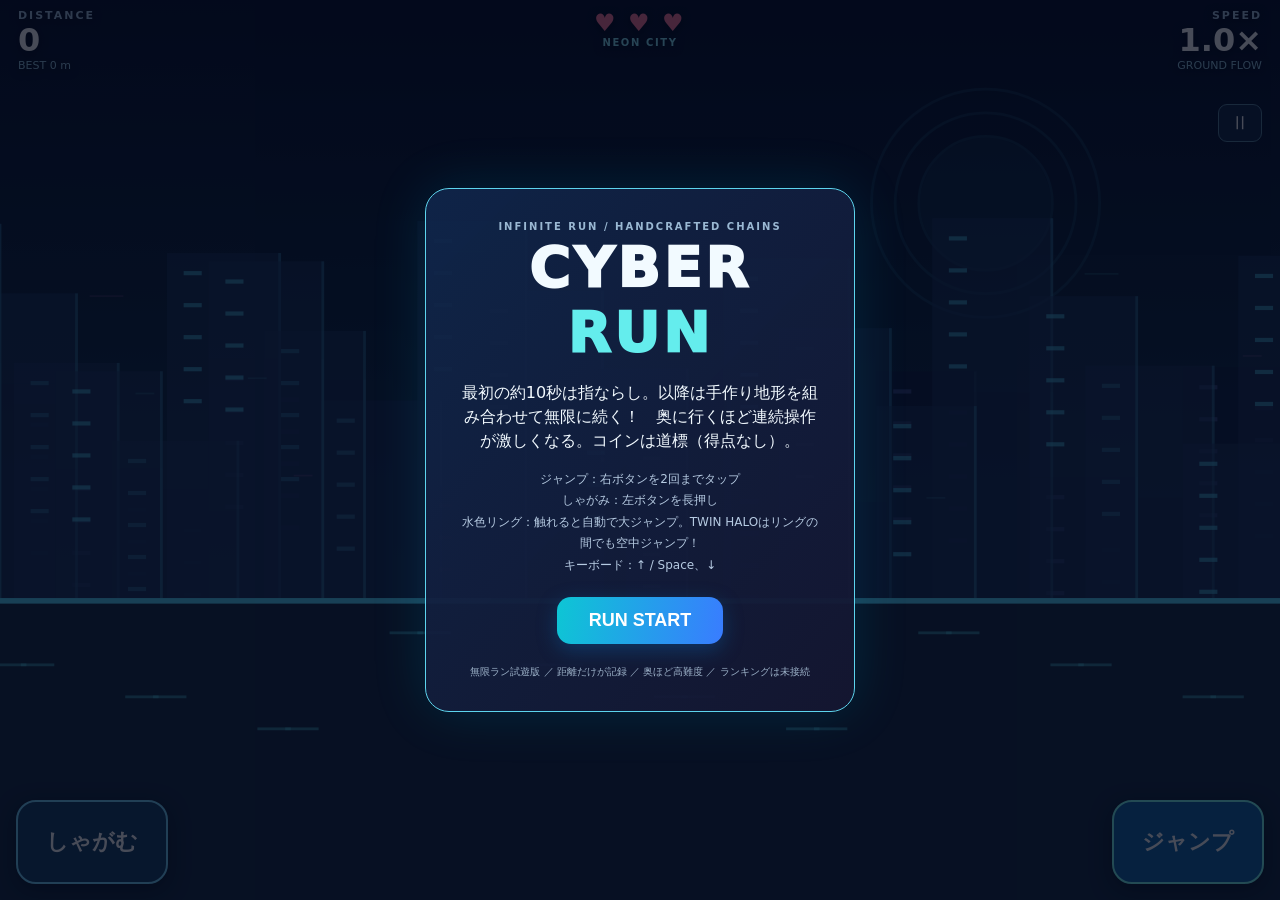
<file: playtest-v27/index.html>
<!doctype html>
<html lang="ja">
<head>
<meta charset="utf-8">
<meta name="viewport" content="width=device-width,initial-scale=1,maximum-scale=1,viewport-fit=cover,user-scalable=no">
<meta name="robots" content="noindex,nofollow">
<title>CYBER RUN V0.12 — 水色リングのジャンプ判定改善</title>
<style>:root{color-scheme:dark;--cyan:#65eeef;--purple:#c185ff;--cream:#f2faff}
*{box-sizing:border-box;-webkit-tap-highlight-color:transparent}
html,body{margin:0;width:100%;height:100%;overflow:hidden;background:#070d20;color:var(--cream);font-family:system-ui,-apple-system,"Hiragino Kaku Gothic ProN",sans-serif;touch-action:none;overscroll-behavior:none;-webkit-user-select:none;user-select:none}
canvas{width:100vw;height:100dvh;display:block;touch-action:none}
#hud{position:fixed;top:max(9px,env(safe-area-inset-top));left:max(18px,env(safe-area-inset-left));right:max(18px,env(safe-area-inset-right));display:flex;justify-content:space-between;align-items:flex-start;z-index:3;pointer-events:none;gap:10px;text-shadow:0 2px 8px #020817}
.metric{min-width:100px;display:flex;flex-direction:column}.metric.right{text-align:right}.metric span{font-size:11px;letter-spacing:.18em;color:#a6c3dd;font-weight:800}.metric strong{font-variant-numeric:tabular-nums;font-size:clamp(20px,3.8vw,32px);line-height:1.15;color:#fff}.metric small{font-size:11px;color:#98c9e0}.center-hud{text-align:center}#hearts{font-size:clamp(16px,3vw,24px);color:#ff7899;white-space:nowrap;letter-spacing:.1em}#region{font-size:10px;letter-spacing:.16em;color:#8be5f5;font-weight:700}
#controls{position:fixed;inset:auto max(16px,env(safe-area-inset-right)) max(16px,env(safe-area-inset-bottom)) max(16px,env(safe-area-inset-left));display:flex;justify-content:space-between;pointer-events:none;z-index:4}.control{pointer-events:auto;touch-action:none;border:2px solid #76d4fa;border-radius:20px;width:clamp(100px,20vw,152px);height:clamp(58px,16vh,84px);font-size:clamp(15px,2.5vw,22px);font-weight:900;color:white;box-shadow:0 6px 20px #02081988;background:#184269ec}.control.jump{background:#126cafee;border-color:#7bfcf2}.control:active,.control.pressed{transform:scale(.96);filter:brightness(1.3)}#pause{position:fixed;z-index:4;top:104px;right:max(18px,env(safe-area-inset-right));background:#162c4dce;color:white;border:1px solid #58859a;border-radius:9px;padding:6px 12px;font-size:18px;touch-action:manipulation}
#overlay{position:fixed;inset:0;display:grid;place-items:center;background:#020818b9;z-index:6;padding:15px}#overlay.hidden{display:none}#panel{width:min(430px,90vw);max-height:95dvh;overflow:auto;text-align:center;border:1px solid #5dd4ee;border-radius:24px;padding:clamp(20px,4vh,32px);background:linear-gradient(135deg,#10274be8,#151631ed);box-shadow:0 0 55px #0bc5e622}h1{margin:3px 0 12px;font-size:clamp(34px,6vw,56px);letter-spacing:.06em;font-weight:950}h1 em{color:#64eded;font-style:normal}.eyebrow{font-size:10px;letter-spacing:.2em;color:#9ab8d3;font-weight:700}#message{font-size:16px;line-height:1.5}.hint{font-size:12px;line-height:1.8;color:#b6cbe2}#primary{border:0;border-radius:14px;background:linear-gradient(100deg,#0dc6d4,#397cff);padding:13px 32px;margin:9px 0;color:white;font-weight:900;font-size:18px;box-shadow:0 6px 20px #0c63aa66}.sub{font-size:10px;color:#9cb2c8;margin-top:12px}
@media (max-height:330px){#pause{top:88px}#region,.metric small{display:none}#panel{padding:12px}.hint{margin:6px 0}.control{height:52px}h1{font-size:28px}}
</style>
</head>
<body>

<canvas id="game" aria-label="CYBER RUN game"></canvas>
<header id="hud" aria-live="off">
  <div class="metric"><span>DISTANCE</span><strong id="score">0</strong><small id="best">BEST 0 m</small></div>
  <div class="center-hud"><div id="hearts">♥ ♥ ♥</div><div id="region">NEON CITY</div></div>
  <div class="metric right"><span>SPEED</span><strong id="speed">1.0×</strong><small id="distance">GROUND FLOW</small></div>
</header>
<div id="controls"><button id="duck" class="control duck" aria-label="しゃがむ">しゃがむ</button><button id="jump" class="control jump" aria-label="ジャンプ">ジャンプ</button></div>
<button id="pause" aria-label="一時停止">Ⅱ</button>
<div id="overlay" role="dialog" aria-modal="true"><section id="panel">
  <div class="eyebrow">INFINITE RUN / HANDCRAFTED CHAINS</div>
  <h1>CYBER <em>RUN</em></h1>
  <p id="message">最初の約10秒は指ならし。以降は手作り地形を組み合わせて無限に続く！　奥に行くほど連続操作が激しくなる。コインは道標（得点なし）。</p>
  <p class="hint">ジャンプ：右ボタンを2回までタップ<br>しゃがみ：左ボタンを長押し<br>水色リング：触れると自動で大ジャンプ。TWIN HALOはリングの間でも空中ジャンプ！<br>キーボード：↑ / Space、↓</p>
  <button id="primary">RUN START</button>
  <div class="sub">無限ラン試遊版 ／ 距離だけが記録 ／ 奥ほど高難度 ／ ランキングは未接続</div>
</section></div>


<script>/* CYBER RUN v0.6 — action-first courses with shared physics and one-way platforms.
 * Units: logical canvas pixels, 120 Hz simulation. No dependencies or remote services.
 */
(function(root,factory){const api=factory();if(typeof module==='object'&&module.exports)module.exports=api;root.CyberRunCore=api})(typeof globalThis!=='undefined'?globalThis:this,function(){
'use strict';
const GROUND=370,GRAVITY=1900,FIRST_JUMP=690,SECOND_JUMP=640,SPRING_JUMP=930,BASE_SPEED=400,MAX_SPEED=1150;
const BODY_W=21,HITBOX_OFFSET_X=6,STAND_H=48,DUCK_H=27,MIN_SECOND_JUMP=.11,DT=1/120;
// Duck-gate fills the reachable jumping lane but leaves an honest crouch-height opening.
// Unlike optional bars, its full collision silhouette extends above maximum ground jump.
const DUCK_GATE_OPENING=28,DUCK_GATE_TOP=GROUND-300,FRAGILE_HOLD=.34,AIR_BOOST_VY=890;
const PATTERNS=[
 // 'script' records the intended action sequence, not the only valid route.
 {name:'street-pulse',theme:'GROUND FLOW',duration:2.20,weight:4,script:[[.22,'jump'],[1.04,'jump']],hazards:[[.48,'low'],[1.31,'low']]},
 {name:'duck-switch',theme:'GROUND FLOW',duration:2.17,weight:4,script:[[.23,'jump'],[.87,'duck-on'],[1.50,'duck-off']],hazards:[[.48,'low'],[1.28,'bar']]},
 {name:'reverse-switch',theme:'GROUND FLOW',duration:2.17,weight:4,script:[[.15,'duck-on'],[.62,'duck-off'],[.84,'jump']],hazards:[[.45,'duck-gate'],[1.14,'low']]},
 {name:'tunnel-run',theme:'TUNNEL FLOW',duration:2.28,weight:3,script:[[.14,'duck-on'],[1.15,'duck-off'],[1.26,'jump']],hazards:[[.45,'duck-gate'],[.87,'bar'],[1.60,'low']]},
 {name:'double-boost',theme:'AIR FLOW',duration:2.25,weight:2.5,minTime:5,script:[[.24,'jump'],[.49,'jump']],hazards:[[.83,'tall']]},
 {name:'sky-bridge',theme:'SKY FLOW',duration:2.29,weight:6,minTime:0,script:[[.20,'jump']],platforms:[[.48,1.42,80]],hazards:[[.99,'low'],[1.25,'low']]},
 {name:'sky-crouch',theme:'SKY FLOW',duration:2.35,weight:4.5,minTime:3,script:[[.18,'jump'],[.93,'duck-on'],[1.38,'duck-off']],platforms:[[.45,1.49,77]],hazards:[[1.17,'platform-bar',0],[1.18,'low']]},
 {name:'fall-and-hop',theme:'SKY FLOW',duration:2.53,weight:3.2,minTime:6,script:[[.18,'jump'],[1.47,'jump']],platforms:[[.45,1.10,77]],hazards:[[.78,'low'],[1.79,'low']]},
 {name:'tunnel-to-sky',theme:'SKY FLOW',duration:2.67,weight:3,minTime:8,script:[[.23,'duck-on'],[.60,'duck-off'],[.79,'jump']],platforms:[[1.00,1.91,81]],hazards:[[.44,'bar'],[1.41,'low'],[1.70,'low']]},
 {name:'sky-gap',theme:'SKY FLOW',duration:2.30,weight:2,minTime:15,script:[[.20,'jump']],platforms:[[.48,1.43,80]],hazards:[[.83,'low']],gaps:[[1.06,58]]},
 {name:'rhythm-three',theme:'GROUND FLOW',duration:2.90,weight:3,minTime:10,script:[[.19,'jump'],[.93,'duck-on'],[1.34,'duck-off'],[1.47,'jump']],hazards:[[.44,'low'],[1.15,'bar'],[1.75,'low']]},
 {name:'sky-low-high',theme:'SKY FLOW',duration:2.65,weight:2.5,minTime:17,script:[[.20,'jump'],[1.47,'jump']],platforms:[[.49,1.13,82]],hazards:[[.87,'low'],[1.83,'low']]},

 // Dense, action-distinct motifs. Scripts are witnessed and rejected at build time if unsafe.
 {name:'triple-strike',theme:'GROUND RHYTHM',duration:3.17,weight:3.7,minTime:3,
  script:[[.20,'jump'],[1.04,'jump'],[1.87,'jump']],hazards:[[.45,'low'],[1.31,'low'],[2.15,'low']]},
 {name:'duck-weave',theme:'TUNNEL FLOW',duration:2.96,weight:4.2,minTime:2,
  script:[[.11,'duck-on'],[.57,'duck-off'],[.73,'jump'],[1.48,'duck-on'],[2.12,'duck-off']],
  hazards:[[.40,'duck-gate'],[1.04,'low'],[1.82,'bar']]},
 {name:'beam-chase',theme:'TUNNEL FLOW',duration:2.57,weight:3.7,minTime:5,
  script:[[.14,'duck-on'],[1.02,'duck-off'],[1.21,'jump']],
  hazards:[[.40,'bar'],[.77,'duck-gate'],[1.46,'low']]},
 {name:'platform-weave',theme:'SKY FLOW',duration:2.68,weight:6.3,minTime:2,
  script:[[.18,'jump'],[.91,'duck-on'],[1.36,'duck-off'],[1.66,'jump']],
  platforms:[[.46,1.38,79]],hazards:[[.93,'low'],[1.14,'platform-bar',0],[1.98,'low']]},
 {name:'drop-and-duck',theme:'SKY FLOW',duration:3.05,weight:3.5,minTime:7,
  script:[[.18,'jump'],[1.44,'duck-on'],[1.90,'duck-off'],[2.06,'jump']],
  platforms:[[.46,1.03,79]],hazards:[[.85,'low'],[1.70,'duck-gate'],[2.33,'low']]},
 {name:'pulse-drone',theme:'MOTION FLOW',duration:2.81,weight:4.1,minTime:4,
  script:[[.12,'duck-on'],[.75,'duck-off'],[.91,'jump'],[1.70,'duck-on'],[2.23,'duck-off']],
  hazards:[[.42,'moving'],[1.20,'low'],[2.02,'duck-gate']]},
 {name:'aerial-surge',theme:'SKY FLOW',duration:2.73,weight:3.8,minTime:10,
  script:[[.17,'jump'],[.98,'jump'],[1.89,'duck-on'],[2.27,'duck-off']],
  platforms:[[.46,1.12,78]],hazards:[[.83,'low'],[1.40,'low'],[2.07,'bar']]},
 {name:'spring-overdrive',theme:'BOOST FLOW',duration:2.72,weight:3.8,minTime:6,
  script:[[1.80,'duck-on'],[2.24,'duck-off']],pads:[[.38,46]],hazards:[[.86,'tall'],[2.03,'bar']]},
 {name:'spring-to-sky',theme:'BOOST FLOW',duration:2.81,weight:3.0,minTime:10,
  script:[[1.22,'duck-on'],[1.69,'duck-off']],pads:[[.31,46]],
  platforms:[[.81,1.68,110]],hazards:[[1.48,'platform-bar',0],[1.37,'low']]},
 // Two-height courses are genuinely different traversals: the witnessed path
 // touches BOTH suspended floors, then releases naturally into the next section.
 {name:'sky-stepdown',theme:'SKY FLOW',duration:2.78,weight:3.0,minTime:8,
  script:[[.19,'jump'],[1.48,'jump']],platforms:[[.47,1.02,85],[1.12,1.63,45]],
  hazards:[[.77,'low'],[1.83,'low']]},
 {name:'sky-stepduck',theme:'SKY FLOW',duration:2.88,weight:2.8,minTime:12,
  script:[[.19,'jump'],[1.37,'duck-on'],[1.77,'duck-off'],[1.92,'jump']],
  platforms:[[.46,1.05,80],[1.12,1.88,45]],
  hazards:[[.80,'low'],[1.60,'platform-bar',1],[2.23,'low']]},
 // Higher-distance mastery bursts: several alternating commands in one continuous flow.
 {name:'rhythm-five',theme:'RHYTHM BURST',duration:3.52,weight:4.8,minTime:12,
  script:[[.13,'jump'],[.84,'duck-on'],[1.23,'duck-off'],[1.31,'jump'],[2.01,'duck-on'],[2.40,'duck-off'],[2.50,'jump']],
  hazards:[[.43,'low'],[1.07,'bar'],[1.61,'low'],[2.25,'bar'],[2.80,'low']]},
 {name:'overdrive-rhythm',theme:'RHYTHM BURST',duration:4.56,weight:6.0,minTime:40,
  script:[[.13,'jump'],[.84,'duck-on'],[1.23,'duck-off'],[1.31,'jump'],[2.01,'duck-on'],[2.40,'duck-off'],[2.50,'jump'],[3.21,'duck-on'],[3.60,'duck-off'],[3.68,'jump']],
  hazards:[[.43,'low'],[1.07,'bar'],[1.61,'low'],[2.25,'bar'],[2.80,'low'],[3.45,'bar'],[4.00,'low']]},
 // Ascending aerial routes: land on a low platform, jump to a HIGHER one,
 // then exit naturally. The alternate adds a ceiling on the second level.
 {name:'sky-ascend',theme:'SKY CLIMB',duration:3.10,weight:3.9,minTime:12,
  script:[[.19,'jump'],[.89,'jump']],platforms:[[.46,1.19,75],[1.32,2.10,142]],
  hazards:[[.81,'low'],[1.81,'low']]},
 {name:'sky-ascend-duck',theme:'SKY CLIMB',duration:3.15,weight:3.9,minTime:15,
  script:[[.19,'jump'],[.89,'jump'],[1.65,'duck-on'],[2.15,'duck-off']],
  platforms:[[.46,1.20,75],[1.32,2.25,142]],
  hazards:[[.81,'low'],[1.91,'platform-bar',1]]},
 // Two new MECHANICAL systems for V0.8, not just different hurdle graphics:
 // A fragile catwalk disappears 340ms after touchdown, demanding a second jump.
 {name:'fracture-hop',theme:'FRACTURE CHASM',duration:2.50,weight:7.5,minTime:22,challenge:true,
  script:[[.20,'jump'],[.96,'jump']],platforms:[[.48,1.23,75,'fragile']],
  gaps:[[1.00,1.20,'seconds']],hazards:[]},
 {name:'fracture-shutter',theme:'FRACTURE CHASM',duration:3.25,weight:7,minTime:37,challenge:true,
  script:[[.20,'jump'],[.96,'jump'],[2.15,'duck-on'],[2.70,'duck-off']],
  platforms:[[.48,1.23,75,'fragile']],gaps:[[1.00,1.20,'seconds']],
  hazards:[[2.43,'duck-gate']]},
 // An airborne boost ring is hitbox-activated once and needed to clear the gap.
 {name:'orb-leap',theme:'AERIAL REBOUND',duration:2.55,weight:7.5,minTime:22,challenge:true,
  script:[[.17,'jump'],[1.10,'jump']],pads:[[.80,44,95,'airboost']],
  gaps:[[1.03,1.55,'seconds']],hazards:[]},
 {name:'orb-gate',theme:'AERIAL REBOUND',duration:3.28,weight:7,minTime:52,challenge:true,
  script:[[.17,'jump'],[1.10,'jump'],[2.13,'duck-on'],[2.76,'duck-off']],
  pads:[[.80,44,95,'airboost']],gaps:[[1.03,1.55,'seconds']],
  hazards:[[2.42,'duck-gate']]},
 // Endgame mastery: the broken catwalk and air ring BOTH matter. The exit
 // requires crouching after the second, longer airborne phase.
 {name:'fracture-rebound-gate',theme:'MASTER CHAIN',duration:3.55,weight:7,minTime:75,challenge:true,
  script:[[.20,'jump'],[.96,'jump'],[2.42,'duck-on'],[3.01,'duck-off']],
  platforms:[[.48,1.23,75,'fragile']],pads:[[1.40,44,225,'airboost']],
  gaps:[[1.30,1.90,'seconds']],hazards:[[2.65,'duck-gate']]},
 {name:'breather',theme:'RECOVERY',duration:1.12,weight:.15,script:[],hazards:[]},
];
function speedAt(seconds){return Math.min(MAX_SPEED,BASE_SPEED+Math.max(0,seconds)*7.5)}
function timeToTravel(seconds,distance){
 const v=speedAt(seconds),a=7.5,cap=(MAX_SPEED-v)/a,capDistance=v*cap+.5*a*cap*cap;
 if(distance<=capDistance)return (Math.sqrt(v*v+2*a*distance)-v)/a;
 return cap+(distance-capDistance)/MAX_SPEED;
}
function randomizer(seed){let n=seed>>>0;return function(){n=(Math.imul(n,1664525)+1013904223)>>>0;return n/4294967296}}
function overlap(a,b){return a.x<b.x+b.w&&a.x+a.w>b.x&&a.y<b.y+b.h&&a.y+a.h>b.y}
function intersectsGap(rect,g){return rect.x+rect.w*.77>g.x&&rect.x+rect.w*.23<g.x+g.w}
function rectAt(x,bottom,duck){const h=duck?DUCK_H:STAND_H;return{x,y:bottom-h+4,w:BODY_W,h:h-7}}
function hazardAt(h,time){return h.kind==='moving'?{...h,y:GROUND-87+Math.sin(time*3.5+h.phase)*27}:h}
function makeRunner(x=0){return{x,bottom:GROUND,vy:0,jumps:0,duck:false,support:'ground',coyote:0,jumpBuffer:0,lastJump:-100,hp:3,fragileTimes:Object.create(null),airBoosts:Object.create(null)}}
function isSupported(state){return state.support!==null}
function physicsStep(p,dt,x,platforms,gaps,duckHeld,jumpRequested,time,rescue=0,pads=[]){
 const prevBottom=p.bottom,wasSupported=p.support!==null;
 p.x=x;
 if(jumpRequested)p.jumpBuffer=.105;else p.jumpBuffer=Math.max(0,p.jumpBuffer-dt);
 p.coyote=Math.max(0,p.coyote-dt);
 if(p.jumpBuffer>0&&p.jumps<2&&time-p.lastJump>=MIN_SECOND_JUMP&&(p.jumps>0||wasSupported||p.coyote>0)){
  const first=p.jumps===0;p.vy=-(first?FIRST_JUMP:SECOND_JUMP);p.jumps++;p.lastJump=time;p.support=null;p.coyote=0;p.jumpBuffer=0;
 }
 p.duck=!!duckHeld&&p.jumps===0&&p.support!==null;
 p.vy+=GRAVITY*dt;
 p.bottom+=p.vy*dt;
 let landing=null;
 if(p.vy>=0){
  for(const platform of platforms){
   // Fragile catwalks collapse shortly after the first real touchdown.
   if(platform.kind==='fragile'&&p.fragileTimes[platform.id]!==undefined&&time-p.fragileTimes[platform.id]>=FRAGILE_HOLD)continue;
   // Only collide when descending across the upper face: jump from underneath passes through.
   if(prevBottom<=platform.y+.001&&p.bottom>=platform.y&&x+HITBOX_OFFSET_X+BODY_W*.86>platform.x&&x+HITBOX_OFFSET_X+BODY_W*.14<platform.x+platform.w){
    if(!landing||platform.y<landing.y)landing={y:platform.y,id:platform.id};
   }
  }
  if(prevBottom<=GROUND+.001&&p.bottom>=GROUND){
   const feet=rectAt(x+HITBOX_OFFSET_X,p.bottom,p.duck);
   if(rescue>0||!gaps.some(g=>intersectsGap(feet,g))){if(!landing||GROUND<landing.y)landing={y:GROUND,id:'ground'}}
  }
 }
 if(landing){
  const spring=landing.id==='ground'&&pads.find(pad=>(!pad.kind||pad.kind==='spring')&&x+HITBOX_OFFSET_X+BODY_W*.86>pad.x&&x+HITBOX_OFFSET_X+BODY_W*.14<pad.x+pad.w);
  if(spring){p.bottom=GROUND;p.vy=-SPRING_JUMP;p.jumps=1;p.support=null;p.coyote=0;p.duck=false;p.jumpBuffer=0}
  else {p.bottom=landing.y;p.vy=0;p.jumps=0;p.support=landing.id;p.coyote=.075;p.duck=!!duckHeld; /* Retain a buffered jump through touchdown. */
   const floor=platforms.find(f=>f.id===landing.id);
   if(floor?.kind==='fragile'&&p.fragileTimes[landing.id]===undefined)p.fragileTimes[landing.id]=time;
  }
 }
 else {p.support=null;if(wasSupported&&p.jumps===0)p.coyote=.075;if(p.jumps===0&&p.coyote<=0)p.jumps=1;p.duck=false}
 // The airborne ring automatically fires once when the runner physically enters it.
 if(p.support===null){
  const body=rectAt(x+HITBOX_OFFSET_X,p.bottom,p.duck);
  for(const pad of pads){
   if(pad.kind!=='airboost'||p.airBoosts[pad.id])continue;
   if(overlap(body,{x:pad.x,y:pad.y,w:pad.w,h:pad.h||34})){
    p.vy=-AIR_BOOST_VY;p.jumps=1;p.airBoosts[pad.id]=true;break;
   }
  }
 }
 return p;
}
function buildPattern(x,seconds,speed,pattern,rng,riff=0){
 const duration=pattern.duration;
 const distance=t=>{
  // Travel at the real acceleration curve, not the speed sampled at chunk entry.
  const initial=Math.max(0,Math.min(MAX_SPEED,BASE_SPEED+seconds*7.5));
  const untilCap=(MAX_SPEED-initial)/7.5;
  const rising=Math.min(t,Math.max(0,untilCap));
  return initial*rising+3.75*rising*rising+MAX_SPEED*Math.max(0,t-rising);
 };
 const platforms=(pattern.platforms||[]).map(([a,b,height,kind],i)=>({id:pattern.name+':'+(kind==='fragile'?Math.round(seconds*1000)+':':'')+i,x:x+distance(a),w:distance(b-a),y:GROUND-height,kind:kind||'one-way'}));
 // Micro-riffs change the relative timing of existing hazards, not the move script.
 // Variants must be independently certified against the real runner physics.
 const hazards=[];let hazardIndex=0;
 for(const [at,kind,extra] of pattern.hazards){
  const timingShift=riff===1?(hazardIndex%2?-.014:.016):
   riff===2?(hazardIndex%2?.016:-.014):
   riff===3?(hazardIndex%3===0?.024:-.012):0;
  hazardIndex++;
  const sz={low:[32,36,GROUND-36],bar:[69,29,GROUND-64],'duck-gate':[84,GROUND-DUCK_GATE_OPENING-DUCK_GATE_TOP,DUCK_GATE_TOP],tall:[40,158,GROUND-158],moving:[34,28,GROUND-87],
   'platform-bar':[65,28,GROUND-(pattern.platforms?.[extra]?.[2]||80)-62]};
  const [w,h,y]=sz[kind];hazards.push({x:x+distance(at+timingShift)-w/2,y,w,h,kind,phase:0});
 }
 // The optional fifth ring argument specifies its visible AND physical
 // diameter-height. Keep its vertical centre fixed relative to old 34px rings;
 // existing rings/springs retain their original geometry when omitted.
 const pads=(pattern.pads||[]).map(([at,width,height,kind,ringHeight],i)=>{
  const ring=kind==='airboost',h=ring?(ringHeight||34):10;
  return {id:pattern.name+':'+Math.round(seconds*1000)+':pad:'+i,
   x:x+distance(at)-width/2,w:width,
   y:ring?GROUND-height-(h-34)/2:GROUND,
   h,kind:kind||'spring'};
 });
 const gaps=(pattern.gaps||[]).map(([at,width,unit])=>{const w=unit==='seconds'?distance(at+width/2)-distance(at-width/2):width;return{x:x+distance(at)-w/2,w}});
 return {type:pattern.name,theme:pattern.theme,x,length:distance(duration),seconds,speed,hazards,gaps,platforms,pads,pickups:[],script:pattern.script,pattern,riff};
}
// Replays a desired movement sequence using the SAME physics tick as the game, checking
// environment collision and cross-boundary grounded handoff. No search on the iPad.
function replayPattern(segment,opts={}){
 const dt=DT,offset=opts.offset||0,x0=segment.x,initialTime=segment.seconds;
 const pattern=segment.pattern||PATTERNS.find(p=>p.name===segment.type);
 if(!pattern)return {ok:false,reason:'unknown pattern'};
 // Verify independent per-action input drift; the chronological order may change.
 const events=(pattern.script||[]).map((event,i)=>[event[0]+(opts.actionOffsets?.[i]||0),event[1]]).sort((a,b)=>a[0]-b[0]);
 const runner=makeRunner(x0);let time=0,covered=0,next=0,duck=false,steps=0;
 const route=[];
 const maxSteps=Math.max(1000,Math.ceil((pattern.duration||0)/dt)+90);
 while(covered<segment.length&&steps++<maxSteps){
  let request=false;
  while(next<events.length&&events[next][0]+offset<=time+1e-6){const action=events[next++][1];if(action==='jump')request=true;else if(action==='duck-on')duck=true;else if(action==='duck-off')duck=false}
  covered+=speedAt(initialTime+time)*dt;
  const worldX=x0+covered;
  physicsStep(runner,dt,worldX,segment.platforms,segment.gaps,duck,request,initialTime+time,0,segment.pads);
  const rect=rectAt(worldX+HITBOX_OFFSET_X,runner.bottom,runner.duck);
  if(runner.bottom>GROUND+10)return {ok:false,reason:'fell',time,worldX};
  if(segment.hazards.some(h=>overlap(rect,hazardAt(h,initialTime+time))))return {ok:false,reason:'hazard',time,worldX};
  if(opts.trace)route.push({time,worldX,bottom:runner.bottom,jumps:runner.jumps,support:runner.support,duck:runner.duck});
  time+=dt;
 }
 if(steps>=maxSteps||runner.support!=='ground'||runner.jumps!==0)return {ok:false,reason:'bad handoff',time,bottom:runner.bottom,support:runner.support};
 return {ok:true,time,steps,route};
}
function verifyPattern(p,seconds,opts={}){
 const segment=buildPattern(0,seconds,speedAt(seconds),p,randomizer(123));
 const offsets=opts.offsets||[0,.025,-.025];
 return offsets.every(offset=>replayPattern(segment,{offset}).ok);
}

// V0.7 experimental: PLAN CONTROLS -> SIMULATE ACTUAL RUNNER -> PLACE TERRAIN.
// Legacy motif library remains as a fallback while human-time-jitter QA is expanded.
function trajectoryTrace(events,duration,seconds,platforms=[]){
 const p=makeRunner(0),trace=[],dt=DT;let next=0,duck=false;
 const distance=t=>{const v=speedAt(seconds),cap=(MAX_SPEED-v)/7.5,rise=Math.min(t,Math.max(0,cap));return v*rise+3.75*rise*rise+MAX_SPEED*Math.max(0,t-rise)};
 for(let frame=0;frame<Math.ceil(duration/dt);frame++){
  const t=frame*dt;let jump=false;
  while(next<events.length&&events[next][0]<=t+1e-6){const action=events[next++][1];if(action==='jump')jump=true;else if(action==='duck-on')duck=true;else if(action==='duck-off')duck=false}
  const x=distance(t+dt);
  physicsStep(p,dt,x,platforms,[],duck,jump,seconds+t);
  trace.push({t,x,bottom:p.bottom,duck:p.duck,jumps:p.jumps,support:p.support});
  if(p.bottom>GROUND+10)return null;
 }
 return p.support==='ground'?trace:null;
}
function trajectoryComposition(seconds,rng){
 const moves=['vault','slide','double','gap','slide-vault','vault-slide','sky-line','sky-stair'];
 const pressure=Math.min(1,seconds/100),count=4+Math.floor(rng()*2)+Math.floor(pressure);
 // Shorter links between distinct actions, not artificially faster jump physics.
 const bridge=seconds>=55?.15:seconds>=20?.055:0;
 const script=[],needs=[];let cursor=.18,last='',skyIndex=0,stairCount=0,skyFloorCount=0;
 for(let i=0;i<count;i++){
  let choices=moves.slice();
  if(seconds<9)choices=choices.filter(v=>v!=='double'&&v!=='sky-line'&&v!=='sky-stair');
  if(seconds<20)choices=choices.filter(v=>v!=='sky-stair');
  let name=choices[Math.floor(rng()*choices.length)];
  if(name===last)name=choices[(choices.indexOf(name)+2)%choices.length];
  // Bound repeated multi-floor height solves. One segment can still contain
  // a real two-tier stair with a raised crouch, or two simpler sky landings.
  if(name==='sky-stair'&&stairCount>0)name='slide-vault';
  if((name==='sky-stair'?2:name==='sky-line'?1:0)+skyFloorCount>2)name='vault-slide';
  if(name==='sky-stair'){stairCount++;skyFloorCount+=2}
  else if(name==='sky-line')skyFloorCount++;
  last=name;const t=cursor;
  const act=(at,action)=>script.push([at,action]);
  const want=(kind,start,end,index=null)=>needs.push({kind,start,end,index});
  if(name==='sky-stair'){
   // Plan actions before terrain: low landing -> jump to high landing ->
   // crouch under an elevated beam -> fall naturally to ground.
   act(t,'jump');act(t+.87,'jump');act(t+1.48,'duck-on');act(t+2.06,'duck-off');
   const first=skyIndex++,second=skyIndex++;
   want('platform',t+.29,t+1.08,first);
   want('platform',t+1.24,t+1.93,second);
   want('platform-bar',t+1.73,t+1.80,second);
   cursor=t+2.56-bridge;
  }else if(name==='sky-line'){
   act(t,'jump');act(t+.98,'jump');const index=skyIndex++;
   want('platform',t+.28,t+1.50,index);
   want('platform-low',t+1.35,t+1.46,index);cursor=t+2.12-bridge;
  }else if(name==='slide'){
   act(t,'duck-on');act(t+.56,'duck-off');want('duck-gate',t+.24,t+.35);cursor=t+.84-bridge;
  }else if(name==='vault'){
   act(t,'jump');want('low',t+.29,t+.38);cursor=t+.92-bridge;
  }else if(name==='double'){
   act(t,'jump');act(t+.36,'jump');want('tall',t+.69,t+.87);cursor=t+1.58-bridge;
  }else if(name==='gap'){
   act(t,'jump');want('gap',t+.30,t+.42);cursor=t+.92-bridge;
  }else if(name==='slide-vault'){
   act(t,'duck-on');act(t+.57,'duck-off');act(t+.79,'jump');
   want('duck-gate',t+.25,t+.37);want('low',t+1.10,t+1.21);cursor=t+1.69-bridge;
  }else{
   act(t,'jump');act(t+.94,'duck-on');act(t+1.50,'duck-off');
   want('low',t+.30,t+.38);want('bar',t+1.19,t+1.31);cursor=t+1.77-bridge;
  }
 }
 script.sort((a,b)=>a[0]-b[0]);return {script,needs,duration:cursor+.18,count};
}
function composeTrajectoryAttempt(x,seconds,rng){
 const plan=trajectoryComposition(seconds,rng);
 const pilot=trajectoryTrace(plan.script,plan.duration,seconds);
 if(!pilot)return null;
 const distance=t=>{const v=speedAt(seconds),cap=(MAX_SPEED-v)/7.5,rise=Math.min(t,Math.max(0,cap));return v*rise+3.75*rise*rise+MAX_SPEED*Math.max(0,t-rise)};
 const platforms=[];
 for(const need of plan.needs.filter(n=>n.kind==='platform')){
  // Successive floors are derived from the trace AFTER earlier landings.
  // The simulation uses segment-local X, terrain uses world X.
  const staged=platforms.length?
    trajectoryTrace(plan.script,plan.duration,seconds,platforms.map(p=>({...p,x:p.x-x}))):pilot;
  if(!staged)return null;
  const ref=staged.find(p=>p.t>=need.start+.30);if(!ref)return null;
  const y=Math.round(ref.bottom);
  if(y>GROUND-55||y<GROUND-150)return null;
  platforms.push({id:'trace-route:'+platforms.length,x:x+distance(need.start),w:distance(need.end)-distance(need.start),y,kind:'one-way'});
 }
 const trace=platforms.length?trajectoryTrace(plan.script,plan.duration,seconds,platforms.map(p=>({...p,x:p.x-x}))):pilot;
 if(!trace)return null;
 const name='trace-route';
 const pattern={name,theme:platforms.length?'SKY TRACE':'KINETIC TRACE',duration:plan.duration,weight:1,script:plan.script,hazards:[],gaps:[],platforms:platforms.map(p=>[0,0,GROUND-p.y]),pads:[]};
 const obstacles=[],gaps=[];
 for(const need of plan.needs){
  if(need.kind==='platform')continue;
  const options=trace.filter(p=>p.t>=need.start&&p.t<=need.end&&(
   need.kind==='platform-bar'?p.duck&&p.support===platforms[need.index]?.id:
   need.kind==='platform-low'?p.bottom<=platforms[need.index].y-50:
   (need.kind==='bar'||need.kind==='duck-gate')?p.duck&&p.support!==null:
   need.kind==='tall'?p.bottom<=GROUND-170:
   need.kind==='gap'?p.bottom<=GROUND-70:p.bottom<=GROUND-65));
  if(!options.length)return null;
  const target=options[Math.floor(options.length*.48)],wx=x+target.x;
  if(need.kind==='gap'){
   const width=44+speedAt(seconds+target.t)*.035;
   gaps.push({x:wx-width/2,w:width});
   pattern.gaps.push([target.t,width]);
  }else{
   const sizes={low:[32,36,GROUND-36],bar:[69,29,GROUND-64],'duck-gate':[84,GROUND-DUCK_GATE_OPENING-DUCK_GATE_TOP,DUCK_GATE_TOP],tall:[40,142,GROUND-142],
    'platform-low':[35,28,platforms[need.index]?.y-28],
    'platform-bar':[52,28,platforms[need.index]?.y-62]};
   const [w,h,y]=sizes[need.kind];obstacles.push({x:wx-w/2,w,h,y,kind:need.kind,phase:0});
   pattern.hazards.push([target.t,need.kind]);
  }
 }
 const segment={type:name,theme:pattern.theme,x,length:distance(plan.duration),seconds,speed:speedAt(seconds),hazards:obstacles,gaps,
  platforms,pads:[],pickups:[],script:plan.script,pattern,riff:0,origin:'trajectory-first',planCount:plan.count};
 // Reuse actual game physics; do not allow a route with no certified solution.
 if(![0,-.02,.02,-.04,.04].every(offset=>replayPattern(segment,{offset}).ok))return null;
 // No decorative fake platforms: every created floor must actually be landed on.
 if(platforms.length){
  const route=replayPattern(segment,{trace:true}).route;
  const touched=new Set(route.filter(p=>p.support&&p.support!=='ground').map(p=>p.support));
  if(!platforms.every(p=>touched.has(p.id)))return null;
 }
 // Denser links must survive independent action timing changes, not only a
 // uniform shift that unrealistically preserves every relative input gap.
 if(seconds>=20){
  const events=plan.script;
  const probes=[
   events.map((_,i)=>i%2===0?.10:-.10),
   events.map((_,i)=>i%2===0?-.10:.10),
   events.map((_,i)=>((Math.imul(i+17,1103515245)>>>24)/255-.5)*.20),
   events.map((_,i)=>((Math.imul(i+47,1664525)>>>24)/255-.5)*.20)
  ];
  if(!probes.every(actionOffsets=>replayPattern(segment,{actionOffsets}).ok))return null;
 }
 return segment;
}

function composeTrajectorySegment(x,seconds,rng){
 // Bounded retry of action plans rejected by landing, gap, and jitter checks.
 // Remains opt-in and never delays the stable V0.6 runner.
 for(let attempt=0;attempt<3;attempt++){
  const candidate=composeTrajectoryAttempt(x,seconds,rng);
  if(candidate)return candidate;
 }
 return null;
}
function makeSegment(x,seconds,rng,hp,recent={}){
 const speed=speedAt(seconds);
 // Genuine advanced mechanics should recur; do not bury them inside 30 motifs.
 // Avoid three consecutive repeats, while keeping the procedural action-first
 // route generator and the original aerial patterns for variety.
 const specials=PATTERNS.filter(p=>p.challenge&&(p.minTime||0)<=seconds);
 const recentSpecial=(recent.recentTypes||[]).some(name=>PATTERNS.some(p=>p.challenge&&p.name===name));
 const chance=seconds>=55?.30:seconds>=25?.21:.08;
 if(specials.length&&!recentSpecial&&rng()<chance){
  const multi=seconds>=45?specials.filter(p=>p.script.length>=4):specials;
  const choices=multi.length?multi:specials;
  const alternate=choices.filter(p=>p.name!==recent.type);
  const pool=alternate.length?alternate:choices;
  const pattern=pool[Math.floor(rng()*pool.length)];
  const segment=buildPattern(x,seconds,speed,pattern,rng,0);
  // Preserve the V0.7 rare recovery rule in advanced routes too.
  if(hp<3&&seconds>20&&rng()<.0025)segment.pickups.push({x:x+speed*.10,y:GROUND-24,r:13,kind:'heart'});
  return segment;
 }
 // Experimental V0.7 route-first generator, with legacy motifs as safe fallback.
 if(typeof globalThis!=='undefined'&&globalThis.CYBER_RUN_V07_EXPERIMENTAL===true&&rng()<(seconds<10?.34:.73)){
  const composed=composeTrajectorySegment(x,seconds,rng);
  if(composed)return composed;
 }
 const allowed=PATTERNS.filter(p=>(p.minTime||0)<=seconds);
 // Recoveries appear intermittently, not repeated at random after every course.
 // Strong anti-repetition without fixing an exact sequence; a smooth pressure curve
 // alternates intense clusters and brief recovery beats.
 const target=2.65+.48*Math.sin(seconds*.18);
 const weighted=allowed.map(p=>{
  const difficulty=p.name==='breather'?.65:p.platforms?.length?3.2:p.hazards.length>=3?3.0:2.4;
  let weight=p.weight*Math.max(.20,1-Math.abs(target-difficulty)*.46);
  // Beyond the opening, prioritize more decisions per second, not just speed.
  const pressure=Math.min(1,Math.max(0,(seconds-12)/78));
  const active=(p.script||[]).filter(action=>action[1]==='jump'||action[1]==='duck-on').length;
  if(active>=4)weight*=1+pressure*2.0;
  else if(active>=3)weight*=1+pressure*.9;
  else if(active<=1&&p.name!=='breather')weight*=1-pressure*.5;
  if(p.name===recent.type)weight*=.025;
  if(p.theme===recent.theme)weight*=.32;
  if((recent.recentTypes||[]).includes(p.name))weight*=.46;
  if((recent.recentThemes||[]).includes(p.theme))weight*=.72;
  if(p.name==='breather'&&recent.type==='breather')weight*=.1;
  return {p,weight};
 });
 const total=weighted.reduce((sum,z)=>sum+z.weight,0);
 let needle=rng()*total,pattern=allowed[allowed.length-1];
 for(const {p,weight} of weighted){needle-=weight;if(needle<0){pattern=p;break}}
 // Pre-certified micro-riffs keep the action grammar intact while varying actual
 // obstacle timing. rhythm-three has less clearance and permits only safe riffs.
 const approvedRiffs=pattern.name==='rhythm-five'?[0,2]:
  pattern.name==='aerial-surge'?[0,1]:[0,1,2,3];
 const riff=approvedRiffs[Math.floor(rng()*approvedRiffs.length)];
 const segment=buildPattern(x,seconds,speed,pattern,rng,riff);
 // Healing is deliberately rare, random, and never spawns at full HP. No score pickups.
 if(hp<3&&seconds>20&&rng()<.0025){segment.pickups.push({x:x+speed*.10,y:GROUND-24,r:13,kind:'heart'})}
 return segment;
}
return {GROUND,GRAVITY,FIRST_JUMP,SECOND_JUMP,SPRING_JUMP,BASE_SPEED,MAX_SPEED,BODY_W,STAND_H,DUCK_H,DT,MIN_SECOND_JUMP,PATTERNS,
 speedAt,timeToTravel,trajectoryTrace,trajectoryComposition,composeTrajectorySegment,DUCK_GATE_TOP,DUCK_GATE_OPENING,FRAGILE_HOLD,AIR_BOOST_VY,randomizer,overlap,intersectsGap,rectAt,hazardAt,makeRunner,isSupported,physicsStep,buildPattern,replayPattern,verifyPattern,makeSegment,HITBOX_OFFSET_X};
});
</script>
<script>/* CYBER RUN — animated neon stick runner, cosmetic only; no hitbox or game RNG changes. */
(function(root, factory) {
  const api=factory();
  if(typeof module==='object'&&module.exports)module.exports=api;
  root.CyberRunStickman=api;
})(typeof globalThis!=='undefined'?globalThis:this,function(){
  'use strict';
  const TAU=Math.PI*2;
  function point(x,y){return {x,y}}
  function pose({time=0, phase=null, intensity=0, duck=false, supported=true, jumps=0, vy=0, boost=false}={}) {
    // Origin is ground level under the stick figure. Crouch fits 27px.
    if(duck && supported){
      const bob=Math.sin(time*15)*.5;
      const head=point(5,-20.0+bob),shoulder=point(1,-15.5+bob),hip=point(-4,-9.5);
      return {type:'crouch',head,radius:5.2,shoulder,hip,
        arms:[[shoulder,point(8,-13),point(14,-12)], [shoulder,point(-7,-10),point(-11,-5)]],
        legs:[[hip,point(5,-6),point(11,-1)], [hip,point(-11,-5),point(-14,-1)]]};
    }
    // Integrated phase keeps the gait continuous as running speed increases.
    // Time is a fallback for independent animation preview and test harnesses.
    const running=supported,gaitPhase=Number.isFinite(phase)?phase:time*(19+11*Math.min(1,Math.max(0,intensity)));
    const s=Math.sin(gaitPhase),c=Math.cos(gaitPhase);
    const lean=running?1.3+intensity*2.5:vy<0?1:0;
    // One foot plants while the other swings, instead of two free-spinning legs.
    const bounce=running?(1.0+intensity)*Math.pow(Math.sin(gaitPhase),2):0;
    const head=point(lean+1,-40+bounce),shoulder=point(lean,-30+bounce),hip=point(-1,-18+bounce);
    let arms,legs,type;
    if(running){
      type='run';
      const stride=17+intensity*5, duty=.47-intensity*.04, lift=9+intensity*4;
      const smooth=u=>u*u*(3-2*u);
      function foot(phaseOffset){
        const u=((gaitPhase/6.283185307179586+phaseOffset)%1+1)%1;
        if(u<duty)return point(stride*(.5-u/duty),-1);
        const w=(u-duty)/(1-duty);
        return point(stride*(-.5+smooth(w)),-1-lift*Math.sin(Math.PI*w));
      }
      const nearFoot=foot(0),farFoot=foot(.5);
      const knee=(end,bend)=>point(hip.x+(end.x-hip.x)*.52+bend,-10+(end.y+1)*.22);
      legs=[[hip,knee(nearFoot,3),nearFoot],[hip,knee(farFoot,-2),farFoot]];
      arms=[
        [point(shoulder.x-2,shoulder.y),point(-4-nearFoot.x*.50,-24),point(-5-nearFoot.x*.67,-18)],
        [point(shoulder.x+2,shoulder.y),point(4-farFoot.x*.50,-24),point(6-farFoot.x*.67,-18)]
      ];
    }else if(boost || jumps>=2){
      type='double';
      arms=[[shoulder,point(-10,-35),point(-15,-40)], [shoulder,point(11,-36),point(16,-39)]];
      legs=[[hip,point(10,-16),point(9,-8)], [hip,point(-10,-17),point(-7,-8)]];
    }else{
      // No one-frame pose snap at the jump apex: blend limb joints with vertical
      // velocity while keeping the collision state and hitbox unchanged.
      const t=Math.max(0,Math.min(1,(vy+150)/330));
      const fallBlend=t*t*(3-2*t);
      const interpolate=(a,b)=>point(a.x+(b.x-a.x)*fallBlend,a.y+(b.y-a.y)*fallBlend);
      const jumpingArms=[[shoulder,point(-8,-36),point(-12,-41)], [shoulder,point(9,-36),point(13,-42)]];
      const fallingArms=[[shoulder,point(-10,-28),point(-14,-23)], [shoulder,point(10,-28),point(15,-24)]];
      const jumpingLegs=[[hip,point(7,-12),point(13,-7)], [hip,point(-7,-11),point(-5,-3)]];
      const fallingLegs=[[hip,point(5,-10),point(7,0)], [hip,point(-5,-10),point(-9,0)]];
      const blend=(a,b)=>a.map((limb,i)=>limb.map((joint,j)=>interpolate(joint,b[i][j])));
      type=vy<90?'jump':'fall';
      arms=blend(jumpingArms,fallingArms);
      legs=blend(jumpingLegs,fallingLegs);
    }
    return {type,head,radius:6.2,shoulder,hip,arms,legs};
  }
  function draw(ctx, x, bottom, state={}) {
    const p=pose(state);
    ctx.save();ctx.translate(x+18,bottom);
    ctx.lineCap='round';ctx.lineJoin='round';
    const ink='#081728', neon=state.boost?'#ffef9b':'#71ffe3';
    function limb(points,color,width){
      ctx.beginPath();ctx.moveTo(points[0].x,points[0].y);
      for(let i=1;i<points.length;i++)ctx.lineTo(points[i].x,points[i].y);
      ctx.strokeStyle=color;ctx.lineWidth=width;ctx.stroke();
    }
    for(let i=0;i<2;i++){
      limb(p.legs[i],ink,6.6);limb(p.legs[i],neon,3.2);
      limb(p.arms[i],ink,5.6);limb(p.arms[i],i===0?'#35c8dd':neon,2.8);
    }
    limb([p.hip,p.shoulder],ink,7.7);limb([p.hip,p.shoulder],neon,4.1);
    ctx.shadowColor=neon;ctx.shadowBlur=7;
    ctx.beginPath();ctx.arc(p.head.x,p.head.y,p.radius,0,TAU);
    ctx.fillStyle=ink;ctx.fill();ctx.strokeStyle=neon;ctx.lineWidth=3;ctx.stroke();
    ctx.shadowBlur=0;
    ctx.fillStyle='#eafff8';ctx.fillRect(p.head.x+2.1,p.head.y-1,2.5,2.5);
    ctx.fillStyle='#b9fff0';
    for(const limbPoints of [...p.legs,...p.arms]){
      const joint=limbPoints[1];ctx.beginPath();ctx.arc(joint.x,joint.y,1.7,0,TAU);ctx.fill();
    }
    ctx.restore();
    return p;
  }
  return {pose,draw};
});
</script>
<script>/* CYBER RUN — V2 handcrafted study course, 2026-10-23.
 * Isolated prototype: NOT the procedural generator or Google Sites release.
 * Coin positions are sampled from the actual 120Hz physics witness, with no scoring.
 */
(function(root,factory){
 const api=factory(root.CyberRunCore||(typeof require==='function'?require('./core.js'):null));
 if(typeof module==='object'&&module.exports)module.exports=api;
 root.CyberRunHandcrafted=api;
})(typeof globalThis!=='undefined'?globalThis:this,function(C){
 'use strict';
 if(!C)throw Error('CYBER RUN core missing');
 // Fixed warm-up occupies ~8.3s of obstacles after the short initial lead-in
 // (roughly 9.7s from RUN START). Remaining motifs test learned action chains.
 const CUSTOM=Object.freeze({'spring-pressure':{
  name:'spring-pressure',theme:'SPRING PRESSURE',duration:3.8,weight:0,
  script:[[1.19,'duck-on'],[1.69,'duck-off'],[2.03,'duck-on'],[2.73,'duck-off'],[2.91,'jump']],
  pads:[[.31,46]],platforms:[[.81,1.68,110]],
  hazards:[[.80,'tall'],[1.48,'platform-bar',0],[2.40,'duck-gate'],[3.20,'low']],gaps:[]
 },'skyline-exit':{
  name:'skyline-exit',theme:'SKYLINE EXIT',duration:4.5,weight:0,
  script:[[.19,'jump'],[.89,'jump'],[2.83,'duck-on'],[3.38,'duck-off'],[3.56,'jump']],
  platforms:[[.46,1.19,75],[1.32,2.1,142]],
  hazards:[[.81,'low'],[1.81,'low'],[3.12,'duck-gate'],[3.90,'low']],gaps:[],pads:[]
 },'tunnel-bridge':{
  name:'tunnel-bridge',theme:'TUNNEL BRIDGE',duration:4.32,weight:0,
  script:[[.13,'duck-on'],[.61,'duck-off'],[.77,'jump'],[1.57,'jump'],[2.81,'duck-on'],[3.34,'duck-off'],[3.55,'jump']],
  platforms:[[1.04,1.65,77],[1.70,2.53,125]],
  hazards:[[.43,'duck-gate'],[1.11,'low'],[2.24,'low'],[3.06,'duck-gate'],[3.83,'low']],gaps:[],pads:[]
 },'relay-bridge':{
  name:'relay-bridge',theme:'SWITCHBACK RELAY',duration:4.4,weight:0,
  script:[[.12,'duck-on'],[.56,'duck-off'],[.72,'jump'],[1.59,'jump'],[2.67,'duck-on'],[3.16,'duck-off'],[3.36,'jump']],
  platforms:[[1.06,1.83,77]],hazards:[[.42,'duck-gate'],[1.11,'low'],[2.24,'low'],[2.96,'duck-gate'],[3.68,'low']],gaps:[],pads:[]
 }});
 const DESIGN=[
  ['GATE BEAT','reverse-switch','WARM-UP','しゃがみ → 解除 → ジャンプ'],
  ['UPSTEP','sky-ascend','WARM-UP','着地 → 再ジャンプ → 上段へ'],
  ['EXIT LINK','drop-and-duck','WARM-UP','下降 → 着地してしゃがむ → 跳ぶ'],
  ['SHUTTER SWITCH','duck-weave','MOTIF A','しゃがみ解除 → ジャンプ → 必須しゃがみ',[1.82]],
  ['TWO-STEP SKY','sky-stepduck','MOTIF B','二段足場 → 空中の高さ変化 → 着地'],
  ['FRAGILE STEP','fracture-hop','MOTIF C','崩れる足場を踏み切る'],
  ['RING VAULT','orb-leap','MOTIF D','空中リング → 長めの空中横断'],
  ['SPRING PRESSURE','spring-pressure','MOTIF SPRING','バネで上段 → しゃがむ → 地上へ落下 → 必須しゃがみ → ジャンプ'],
  ['PULSE DRONE','pulse-drone','MOTIF E','移動障害物 → 跳ぶ → 通路'],
  ['SKYLINE EXIT','skyline-exit','CHAIN SKY','高台2段を登る → 降下 → 必須しゃがみ → 最後にジャンプ'],
  ['FRACTURE SHUTTER','fracture-shutter','CHAIN A','崩落 → 着地後の必須しゃがみ'],
  ['BROKEN CIRCUIT','fracture-rebound-gate','CHAIN B','崩落 → リング → 必須しゃがみ'],
  ['SWITCHBACK RELAY','relay-bridge','CHAIN C','しゃがみ→高台着地→再跳躍→着地しゃがみ→最後の跳躍'],
  ['TUNNEL BRIDGE','tunnel-bridge','CHAIN BRIDGE','しゃがみ→中段着地→上段着地→落下してしゃがみ→ジャンプ'],
  ['RING TO CRAWL','orb-gate','CHAIN D','空中リング → 着地後の必須しゃがみ'],
  ['FINAL RHYTHM','overdrive-rhythm','CHAIN E','高密度連続アクション',[1.07,3.45]]
 ];
 const SECTIONS=Object.freeze(DESIGN.map(([title,base,chapter,objective,gates],i)=>{
  const source=C.PATTERNS.find(p=>p.name===base)||CUSTOM[base];
  if(!source)throw Error('Missing pattern: '+base);
  const pattern={...source,name:'slice-v2-'+String(i+1).padStart(2,'0')+'-'+base,
   script:source.script.map(a=>a.slice()),
   hazards:(source.hazards||[]).map(([at,kind,...rest])=>
    [at,kind==='bar'&&(gates||[]).some(t=>Math.abs(t-at)<.001)?'duck-gate':kind,...rest]),
   platforms:(source.platforms||[]).map(a=>a.slice()),
   gaps:(source.gaps||[]).map(a=>a.slice()),pads:(source.pads||[]).map(a=>a.slice()),
   weight:0,minTime:0,challenge:false};
  return Object.freeze({index:i,title,base,chapter,objective,pattern});
 }));
 function makeGuideCoins(segment){
  // Exact sample path as a HINT, not a guarantee of first-try success.
  // Coin pickups intentionally carry zero score, zero HP and no currency.
  const evidence=C.replayPattern(segment,{trace:true});
  if(!evidence.ok)throw Error('Handcrafted section lost witnessed solution: '+segment.type+' '+evidence.reason);
  const trace=evidence.route,coins=[];
  // Evenly spaced WORLD positions stay readable at 400–1150 px/s.
  // Time-only spacing used to thin out dramatically as the runner accelerated.
  // Keep each coin aligned to the physics-verified movement path, never random.
  const WORLD_COIN_SPACING=84;
  let sampleIndex=0;
  for(let ahead=70;ahead<segment.length-65;ahead+=WORLD_COIN_SPACING){
   const target=segment.x+ahead;
   while(sampleIndex<trace.length-1&&
    trace[sampleIndex].worldX+C.HITBOX_OFFSET_X+C.BODY_W/2<target)sampleIndex++;
   const sample=trace[sampleIndex];
   if(!sample)continue;
   const coin={id:segment.type+':coin:'+coins.length,
    kind:'guide-coin',x:sample.worldX+C.HITBOX_OFFSET_X+C.BODY_W/2,
    y:sample.bottom-(sample.duck?14:26),r:7,taken:false};
   // Never hide a hazard inside an inviting guide coin.
   const unsafe=segment.hazards.some(h=>{
    const box=C.hazardAt(h,segment.seconds+sample.time);
    const dx=Math.max(box.x-coin.x,0,coin.x-box.x-box.w);
    const dy=Math.max(box.y-coin.y,0,coin.y-box.y-box.h);
    return Math.hypot(dx,dy)<coin.r+2;
   });
   if(!unsafe)coins.push(coin);
  }
  return coins;
 }
 function makeSection(i,x,entrySeconds){
  if(!Number.isInteger(i)||i<0||i>=SECTIONS.length)return null;
  const section=SECTIONS[i];
  const seg=C.buildPattern(x,entrySeconds,C.speedAt(entrySeconds),section.pattern,C.randomizer(1),0);
  seg.authoredSection=i;
  seg.authoredLabel=section.title;
  seg.authoredObjective=section.objective;
  seg.handcrafted=true;
  seg.pickups.push(...makeGuideCoins(seg));
  return seg;
 }
 return Object.freeze({SECTIONS,makeSection,makeGuideCoins,totalSections:SECTIONS.length,title:'CIRCUIT STUDY · V2'});
});</script>
<script>/* CYBER RUN extra V0.10 patterns — endless only.
 * Preserve the 16-section fixed study course unchanged.
 * All three are distinct action sequences, not random obstacle scatter:
 *  - SPRING CATWALK: spring to a crumbling elevated bridge, mandatory exit jump,
 *    then immediate ground duck and leap.
 *  - TWIN HALO: two physically necessary airboost rings over a long chasm.
 *  - SHATTER RELAY: elevated tunnel-swap with an intentionally collapsing
 *    foothold that enforces momentum.
 */
(function(root,factory){
 const api=factory(root.CyberRunCore||(typeof require==='function'?require('./core.js'):null),
  root.CyberRunHandcrafted||(typeof require==='function'?require('./handcrafted-level-v2.js'):null));
 if(typeof module==='object'&&module.exports)module.exports=api;
 root.CyberRunExtraMotifs=api;
})(typeof globalThis!=='undefined'?globalThis:this,function(C,H){
 'use strict';
 if(!C||!H||typeof H.makeGuideCoins!=='function')throw Error('Missing guide-coins or core');
 const STAGE=Object.freeze([
  {
   title:'SPRING CATWALK',chapter:'MID/LATE',objective:'バネで崩れる高台へ→崩落前に踏み切る→しゃがみゲート→ジャンプ',
   pattern:{name:'extra-spring-catwalk',theme:'SPRING CATWALK',duration:4.10,
    script:[[1.32,'jump'],[2.40,'duck-on'],[2.93,'duck-off'],[3.12,'jump']],
    pads:[[.31,46]],platforms:[[.81,1.68,110,'fragile']],
    gaps:[[1.35,1.15,'seconds']],
    hazards:[[.80,'tall'],[2.67,'duck-gate'],[3.40,'low']]}
  },
  {
   title:'TWIN HALO',chapter:'LATE',objective:'1つ目の空中リング→2段ジャンプ→2つ目のリング→長い穴を越え→しゃがむ',
   pattern:{name:'extra-twin-halo',theme:'DOUBLE REBOUND',duration:4.20,
    script:[[.17,'jump'],[1.10,'jump'],[3.08,'duck-on'],[3.70,'duck-off']],
    // The larger, visibly oval rings keep both rebound actions necessary,
    // while allowing a realistic thumb-response window on fast iPad runs.
    pads:[[.80,100,90,'airboost',64],[1.95,140,200,'airboost',85]],
    gaps:[[1.45,2.275,'seconds']],hazards:[[3.43,'duck-gate']],platforms:[]}
  },
  {
   title:'SHATTER RELAY',chapter:'LATE',objective:'しゃがみゲート→崩れる上段へ2連ジャンプ→降下直後にしゃがみ→再跳躍',
   pattern:{name:'extra-shatter-relay',theme:'FRACTURE RELAY',duration:4.40,
    script:[[.12,'duck-on'],[.56,'duck-off'],[.72,'jump'],[1.59,'jump'],
     [2.67,'duck-on'],[3.16,'duck-off'],[3.36,'jump']],
    platforms:[[1.06,1.83,77,'fragile']],
    hazards:[[.38,'duck-gate'],[1.11,'low'],[2.24,'low'],[2.96,'duck-gate'],[3.68,'low']],
    gaps:[],pads:[]}
  }
 ]);
 const SECTIONS=Object.freeze(STAGE.map((entry,i)=>Object.freeze({
  index:H.totalSections+i,title:entry.title,chapter:entry.chapter,
  objective:entry.objective,pattern:entry.pattern
 })));
 function makeSection(i,x,seconds){
  const stage=SECTIONS.find(s=>s.index===i);
  if(!stage)throw Error('Unknown extra motif '+i);
  const segment=C.buildPattern(x,seconds,C.speedAt(seconds),stage.pattern,C.randomizer(1),0);
  segment.authoredLabel=stage.title;
  segment.authoredSection=i;
  segment.authoredObjective=stage.objective;
  segment.handcrafted=true;
  segment.pickups.push(...H.makeGuideCoins(segment));
  return segment;
 }
 return Object.freeze({SECTIONS,makeSection,firstIndex:H.totalSections,
  totalSections:H.totalSections+SECTIONS.length});
});
</script>
<script>/* CYBER RUN infinite map V0.9: difficulty-gated authored chains.
 * The first three sections repeat exactly as a brief finger warmup.
 * Each selected section is a hand-authored, physics-certified movement chain;
 * deterministic seeded selection is independent of art/particle RNG.
 * No changes to score: distance only. Guide coins come from witnessed route.
 */
(function(root,factory){
 const api=factory(root.CyberRunCore||(typeof require==='function'?require('./core.js'):null),
  root.CyberRunHandcrafted||(typeof require==='function'?require('./handcrafted-level-v2.js'):null),
  root.CyberRunExtraMotifs||(typeof require==='function'?require('./extra-motifs-v1.js'):null));
 if(typeof module==='object'&&module.exports)module.exports=api;
 root.CyberRunInfinite=api;
})(typeof globalThis!=='undefined'?globalThis:this,function(C,H,EXTRA){
 'use strict';
 if(!C||!H||!EXTRA)throw Error('CYBER RUN core, authored motifs and extra motifs are required');
 const WARMUP=[0,1,2]; // unchanged V2.3.1 9.75-second rhythm.
 const EARLY=[3,4,5,6,7,8];
 const MIDDLE=[3,4,7,8,9,10,11,12,13,14,16];
 const ADVANCED=[8,9,10,11,12,13,14,15,16,17,18];
 const EXPERT=[9,12,13,15,16,17,18];
 const REST=[4,7,9,10,14]; // still active gameplay, not a long blank.
 const TITLES=['WARMUP','BUILD','COMBO','PRESSURE','EXPERT','ENDURANCE'];
 // Variation must be mechanical, not cosmetic: several elevated-bridge patterns
 // share the same jump rhythm despite having different IDs and names.
 const FAMILIES=Object.freeze([
  'gate','elevated','elevated','gate','elevated','fragile',
  'ring','spring','drone','elevated','fragile','ring',
  'elevated','elevated','ring','rhythm','spring','ring','elevated'
 ]);
 const familyOf=id=>FAMILIES[id]||'other';
 function tierAt(seconds){
  if(seconds<10)return 0;
  if(seconds<30)return 1;
  if(seconds<60)return 2;
  if(seconds<100)return 3;
  if(seconds<160)return 4;
  return 5;
 }
 function pressureAt(seconds){
  const tier=tierAt(seconds);
  // An ever longer string of difficult hand-authored moves is required once
  // maximum speed is reached. Length grows gradually, not obstruction count.
  return {tier,rank:TITLES[tier],chainLength:tier<4?1:tier===4?2:
    Math.min(12,3+Math.floor(Math.max(0,seconds-160)/100))};
 }
 const choose=(array,rng)=>array[Math.floor(rng()*array.length)];
 function makeGenerator(seed=1){
  const rng=C.randomizer(seed>>>0||1);
  const heartRng=C.randomizer(((seed>>>0)^0x85ebca6b)>>>0); // separate from terrain seed
  let count=0,queue=[],lastId=-1,blockNumber=0,history=[];
  function pick(pool,previous=lastId,planned=[]){
   let candidates=pool.filter(id=>id!==previous);
   if(!candidates.length)candidates=pool.slice();
   // Prefer a different family whenever the pool offers one.
   // Don't return to exactly the same motif after only one other section.
   // This restriction is stronger than the family preference: at deep speeds
   // the expert pool has several singleton mechanics (ring, spring, rhythm).
   const recent=[...history,...planned].slice(-2);
   const fresh=candidates.filter(id=>!recent.includes(id));
   if(fresh.length)candidates=fresh;
   const otherFamily=candidates.filter(id=>familyOf(id)!==familyOf(previous));
   if(otherFamily.length)candidates=otherFamily;
   return choose(candidates,rng);
  }
  function refill(seconds){
   const difficulty=pressureAt(seconds),band=difficulty.tier;
   let block=[];
   if(band===1)block=[pick(EARLY)];
   else if(band===2)block=[pick(MIDDLE)];
   else if(band===3){
    // Expert moves enter reliably; calmer connections add breath without
    // removing obstacles or dropping all the way back to tutorial level.
    block=[pick(blockNumber%3===0?EXPERT:ADVANCED)];
   } else if(band===4){
    const a=pick(EXPERT);
    const b=pick(EXPERT,a,[a]);
    block=[a,b];
    if(blockNumber%4===3)block=[pick(REST)]; // short, still active.
   } else if(band>=5){
    if(blockNumber%6===5)block=[pick(REST)];
    else {
     const count=Math.max(3,difficulty.chainLength);
     // Long, demanding alternation after top speed; no ever-growing
     // geometry density or impossible gaps.
     for(let k=0;k<count;k++){
      const previous=block.length?block[block.length-1]:lastId;
      block.push(pick(EXPERT,previous,block));
     }
    }
   } else block=[pick(EARLY)];
   queue=block;
   blockNumber++;
  }
  function next(x,seconds,hp=3){
   let index;
   if(count<WARMUP.length) index=WARMUP[count];
   else{
    if(!queue.length)refill(seconds);
    index=queue.shift();
    // Guard the same section from starting immediately twice.
    if(index===lastId){
     // Exact immediate repetition should remain impossible even if a future
     // pool change creates a constrained two-item block.
     index=pick(tierAt(seconds)>=4?EXPERT:tierAt(seconds)>=3?ADVANCED:tierAt(seconds)>=2?MIDDLE:EARLY);
    }
   }
   const segment=index<H.totalSections?H.makeSection(index,x,seconds):EXTRA.makeSection(index,x,seconds);
   // H.makeSection itself certifies a safe physics route while placing coins.
   segment.sequenceNumber=count;
   segment.difficulty=pressureAt(seconds);
   segment.authoredSection=index;
   segment.authoredLabel=index<H.totalSections?H.SECTIONS[index].title:EXTRA.SECTIONS[index-H.totalSections].title;
   segment.infinite=true;
   // The only randomized non-score collectible is a rare accessible heart,
   // never a required route waypoint or a groundless trap.
   if(hp<3&&seconds>30&&heartRng()<.0035){
    const witness=C.replayPattern(segment,{trace:true}).route;
    const first=witness.find(p=>p.time>.6&&p.support==='ground'&&p.bottom===C.GROUND);
    if(first){
     const coin=segment.pickups.find(p=>Math.abs(p.x-(first.worldX+C.HITBOX_OFFSET_X+C.BODY_W/2))<60);
     if(coin){coin.kind='heart';coin.r=13;coin.y=C.GROUND-26;}
    }
   }
   history.push(index);if(history.length>3)history.shift();
   lastId=index;count++;
   return segment;
  }
  return Object.freeze({next,stats:()=>({count,lastId,queue:queue.slice(),blockNumber,history:history.slice()})});
 }
 // Physics tracks consumed rings and fragile touchdown timestamps by object ID.
 // In a truly endless run those IDs would otherwise grow forever, long after
 // the geometry has scrolled away. Retain only active geometry records.
 function pruneExpiredPhysics(runner,platforms,pads){
  if(!runner)return {fragile:0,airBoosts:0};
  const liveFragile=new Set(platforms.filter(p=>p.kind==='fragile').map(p=>p.id));
  const liveRings=new Set(pads.filter(p=>p.kind==='airboost').map(p=>p.id));
  for(const id of Object.keys(runner.fragileTimes||{})){
   if(!liveFragile.has(id))delete runner.fragileTimes[id];
  }
  for(const id of Object.keys(runner.airBoosts||{})){
   if(!liveRings.has(id))delete runner.airBoosts[id];
  }
  return {fragile:Object.keys(runner.fragileTimes||{}).length,
   airBoosts:Object.keys(runner.airBoosts||{}).length};
 }
 return Object.freeze({makeGenerator,tierAt,pressureAt,familyOf,pruneExpiredPhysics,WARMUP,
  totalSections:Infinity,title:'CYBER RUN · INFINITE STUDY 0.9'});
});</script>
<script>(()=>{'use strict';
const Stick=window.CyberRunStickman;
const H=window.CyberRunInfinite;
if(!H)throw Error('Handcrafted course data is missing');
const C=window.CyberRunCore,canvas=document.getElementById('game'),ctx=canvas.getContext('2d',{alpha:false}),$=id=>document.getElementById(id);if(!ctx||!C||!Stick){$('message').textContent='ゲームを初期化できませんでした。';return}
const ui={overlay:$('overlay'),msg:$('message'),start:$('primary'),score:$('score'),best:$('best'),distance:$('distance'),speed:$('speed'),hearts:$('hearts'),region:$('region'),duck:$('duck'),jump:$('jump')};
let nextHandcraftedIndex=0,goalX=Infinity,infiniteGenerator=null;
let physicsPruneClock=0;
let viewW=960,viewH=540,s=1,dpr=1,ground=C.GROUND,state='menu',runner=null,segments=[],hazards=[],gaps=[],platforms=[],pads=[],pickups=[],seed=0,rng=null,spawnCursor=0,elapsed=0,travel=0,invuln=0,rescue=0,nextFrame=0,lastFrame=0,gameId=0,duckHeld=false,jumpQueued=false,localBest=0,currentRegion='NEON CITY',currentTheme='GROUND FLOW',previousCourse=null,floaters=[],trail=[],hitPulse=0,effects=[],jumpFlash=0,landFlash=0,boostFlash=0,flowFlash=0,cleanFlash=0,lastClean=-100,hudAccumulator=0,lastTheme='GROUND FLOW',gaitPhase=0,cleanStreak=0,streakFlash=0;
try{localBest=Number(localStorage.getItem('cyber-run-infinite-v01-best'))||0}catch(_){/* storage may be blocked */}
function resize(){
 const w=Math.max(1,innerWidth),h=Math.max(1,innerHeight);
 // Give iPad-like landscape screens a wider preview window at high speed.
 s=w/h>1.10?Math.min(h/540,w/920):h/540;viewW=w/s;viewH=h/s;dpr=Math.min(2,devicePixelRatio||1);
 canvas.width=Math.round(w*dpr);canvas.height=Math.round(h*dpr);
 ctx.setTransform(dpr*s,0,0,dpr*s,0,0);ctx.imageSmoothingEnabled=true;
 // Keep the runner visible when a phone rotates mid-run. Shift all world objects
 // with the anchored runner so collision distances do not change on resize.
 if(runner){
  const safeX=Math.min(Math.max(86,viewW*.19)+6,Math.max(12,viewW-40));
  const shift=safeX-runner.x;
  if(shift!==0){
   runner.x=safeX;spawnCursor+=shift;if(Number.isFinite(goalX))goalX+=shift;
   for(const list of [segments,hazards,gaps,platforms,pads,pickups,floaters])
    for(const entity of list)entity.x+=shift;
  }
 }
}
addEventListener('resize',resize);resize();
// Screen-only particles do not affect obstacle randomization or collision.
// Cap count strictly for school iPad performance.
function burst(x,y,color,count,vx,vy){
 const seed=elapsed*47+travel*.03;
 for(let i=0;i<count;i++){
  const a=(i+.5)*2.399963+seed;
  const speed=40+(i%5)*20;
  effects.push({x,y,vx:vx+Math.cos(a)*speed,vy:vy+Math.sin(a)*speed*.65,
   life:.28+(i%4)*.055,max:.28+(i%4)*.055,color,size:i%3===0?3.5:2});
 }
 if(effects.length>64)effects.splice(0,effects.length-64);
}

function makeRunner(){return C.makeRunner(Math.max(86,viewW*.19)+6)}
function playerRect(){return C.rectAt(runner.x+C.HITBOX_OFFSET_X,runner.bottom,runner.duck)}
function isOnGround(){return C.isSupported(runner)}
function jump(){if(state!=='running')return;jumpQueued=true}
function setDuck(value){if(!runner)return;duckHeld=!!value&&state==='running';runner.duck=duckHeld&&isOnGround()&&runner.jumps===0;ui.duck.classList.toggle('pressed',duckHeld)}
function start(){nextHandcraftedIndex=0;goalX=Infinity;gameId++;seed=(Number.isInteger(window.CYBER_RUN_TEST_SEED)?window.CYBER_RUN_TEST_SEED:((Date.now()^Math.floor(performance.now()*10000))>>>0))||1;rng=C.randomizer(seed);infiniteGenerator=H.makeGenerator(seed);runner=makeRunner();physicsPruneClock=0;segments=[];hazards=[];gaps=[];platforms=[];pads=[];pickups=[];spawnCursor=runner.x+C.speedAt(0)*1.45;elapsed=0;travel=0;invuln=0;rescue=0;duckHeld=false;jumpQueued=false;previousCourse=null;state='running';floaters=[];trail=[];effects=[];jumpFlash=0;landFlash=0;boostFlash=0;flowFlash=0;lastTheme='GROUND FLOW';gaitPhase=0;cleanStreak=0;streakFlash=0;cleanFlash=0;lastClean=-100;hudAccumulator=0;hitPulse=0;ui.start.textContent='もう一回';ui.overlay.classList.add('hidden');ui.best.textContent='BEST '+localBest.toLocaleString()+' m';lastFrame=performance.now();cancelAnimationFrame(nextFrame);nextFrame=requestAnimationFrame(frame)}
function pause(){if(state==='running'){state='paused';cancelAnimationFrame(nextFrame);nextFrame=0;ui.msg.textContent='一時停止中';ui.start.textContent='再開';ui.overlay.classList.remove('hidden');setDuck(false)}else if(state==='paused'){resume()}}
function resume(){if(state!=='paused')return;cancelAnimationFrame(nextFrame);nextFrame=0;state='running';ui.overlay.classList.add('hidden');lastFrame=performance.now();nextFrame=requestAnimationFrame(frame)}
ui.start.addEventListener('click',()=>state==='paused'?resume():start());$('pause').addEventListener('click',pause);
function bind(button,down,up){button.addEventListener('pointerdown',e=>{e.preventDefault();try{button.setPointerCapture(e.pointerId)}catch(_){}button.classList.add('pressed');down()});['pointerup','pointercancel','lostpointercapture'].forEach(type=>button.addEventListener(type,e=>{e.preventDefault();button.classList.remove('pressed');if(up)up()}))}
bind(ui.jump,jump);bind(ui.duck,()=>setDuck(true),()=>setDuck(false));
const keys=new Set();addEventListener('keydown',e=>{if(['ArrowUp','ArrowDown','Space'].includes(e.code))e.preventDefault();if(keys.has(e.code))return;keys.add(e.code);if(['ArrowUp','Space'].includes(e.code))jump();if(e.code==='ArrowDown')setDuck(true);if(e.code==='Escape'||e.code==='KeyP')pause()});addEventListener('keyup',e=>{keys.delete(e.code);if(e.code==='ArrowDown')setDuck(false)});addEventListener('blur',()=>{keys.clear();if(state==='running')pause()});document.addEventListener('visibilitychange',()=>{if(document.hidden&&state==='running')pause()});addEventListener('contextmenu',e=>e.preventDefault());
function createAhead(){let guard=0;
 while(spawnCursor<viewW+700&&guard++<10){
  const eta=C.timeToTravel(elapsed,Math.max(0,spawnCursor-(runner.x+C.HITBOX_OFFSET_X)));
  const segment=infiniteGenerator.next(spawnCursor,elapsed+eta,runner.hp);
  spawnCursor+=segment.length;
  nextHandcraftedIndex++;
  const prior=previousCourse||{};
  previousCourse={type:segment.type,theme:segment.theme,
   recentTypes:[...(prior.recentTypes||[]),segment.type].slice(-3),
   recentThemes:[...(prior.recentThemes||[]),segment.theme].slice(-2)};
  segments.push(segment);hazards.push(...segment.hazards);gaps.push(...segment.gaps);
  pickups.push(...segment.pickups);platforms.push(...segment.platforms);pads.push(...segment.pads);
 }
}
function hit(){if(invuln>0||state!=='running')return;cleanStreak=0;streakFlash=0;runner.hp--;invuln=1.35;hitPulse=.32;floaters.push({x:runner.x+16,y:runner.bottom-66,t:0,text:'−1 HP',color:'#ff819d'});if(runner.hp<=0)gameOver()}
function gameOver(){state='over';const metres=Math.floor(travel/9),newRecord=metres>localBest;
 if(newRecord){localBest=metres;try{localStorage.setItem('cyber-run-infinite-v01-best',String(localBest))}catch(_){}}
 ui.msg.textContent=metres.toLocaleString()+' m 走破'+(newRecord?' — NEW BEST!':'');ui.start.textContent='もう一回';ui.overlay.classList.remove('hidden');setDuck(false)}
function step(dt){
 for(const f of floaters){f.t+=dt;f.y-=22*dt}floaters=floaters.filter(f=>f.t<.65);
 elapsed+=dt;hitPulse=Math.max(0,hitPulse-dt);invuln=Math.max(0,invuln-dt);rescue=Math.max(0,rescue-dt);
 jumpFlash=Math.max(0,jumpFlash-dt);landFlash=Math.max(0,landFlash-dt);boostFlash=Math.max(0,boostFlash-dt);flowFlash=Math.max(0,flowFlash-dt);cleanFlash=Math.max(0,cleanFlash-dt);streakFlash=Math.max(0,streakFlash-dt);
 for(const e of effects){e.x+=e.vx*dt;e.y+=e.vy*dt;e.vy+=170*dt;e.life-=dt}
 effects=effects.filter(e=>e.life>0);
 const speed=C.speedAt(elapsed),move=speed*dt;travel+=move;spawnCursor-=move;
 if(Number.isFinite(goalX))goalX-=move;
 if(runner.support!==null&&!runner.duck)gaitPhase+=(18+17*Math.min(1,(speed-C.BASE_SPEED)/(C.MAX_SPEED-C.BASE_SPEED)))*dt;
 for(const list of [hazards,gaps,pickups,segments,platforms,pads])for(const obj of list)obj.x-=move;
 for(const h of hazards)if(h.kind==='moving')h.y=ground-87+Math.sin(elapsed*3.5+h.phase)*27;
 // The edge of a gap is not a damage hitbox. Physics removes ground support
 // when the player truly runs over a hole; falling below ground costs HP.
 // Jumping from the lip must not be punished before physics processes input.
 // Keep the runner anchored at its screen x; world elements scroll left.
 const previousSupport=runner.support,previousVy=runner.vy,requested=jumpQueued;
 C.physicsStep(runner,dt,runner.x,platforms,gaps,duckHeld,jumpQueued,elapsed,rescue,pads);
 jumpQueued=false;
 if(previousVy>=0&&runner.vy<-800){boostFlash=.42;burst(runner.x+19,ground-6,'#ffe985',17,-55,-105)}
 else if(requested&&runner.vy<-500&&previousVy>-800){jumpFlash=.23;burst(runner.x+18,runner.bottom-3,'#66ffdd',8,-55,5)}
 if(previousSupport===null&&runner.support!==null&&previousVy>100){landFlash=.21;burst(runner.x+20,runner.bottom,'#94d9ff',10,-75,-42)}
 if(runner.bottom>ground+112){hit();runner.bottom=ground;runner.vy=0;runner.jumps=0;runner.support='ground';rescue=1.0;invuln=Math.max(invuln,1.4)}
 const body=playerRect();
 // Signal an especially tight clean pass with a small cosmetic burst.
 // This never changes distance scoring, collisions or procedural RNG.
 for(const h of hazards){
  const collider=C.hazardAt(h,elapsed);
  if(body.x<h.x+h.w&&body.x+body.w>h.x){
   const separation=Math.max(collider.y-(body.y+body.h),body.y-(collider.y+collider.h),0);
   if(!C.overlap(body,collider))h.closestClearance=Math.min(h.closestClearance??Infinity,separation);
  }
  if(!h._cleared&&h.x+h.w<body.x){
   h._cleared=true;
   // A clean-avoid streak is feedback, never score or a gameplay multiplier.
   if(!h._contacted&&invuln<=0){
    cleanStreak++;
    if(cleanStreak>=3&&cleanStreak%3===0){
     streakFlash=.70;
     burst(body.x+8,body.y+5,'#adfff0',7,-70,-10);
    }
   }
   if(invuln<=0&&Number.isFinite(h.closestClearance)&&h.closestClearance<=24&&elapsed-lastClean>.36){
    cleanFlash=.19;lastClean=elapsed;
    burst(body.x-5,body.y+body.h*.5,'#8ff5fa',5,-115,-6);
   }
  }
  if(C.overlap(body,collider)){h._contacted=true;hit();break}
 }
 for(const item of pickups){if(item.taken)continue;const midx=body.x+body.w/2,midy=body.y+body.h/2;
  if(Math.hypot(item.x-midx,item.y-midy)<item.r+17){
   item.taken=true;
   if(item.kind==='guide-coin'){burst(item.x,item.y,'#f9cc69',3,-25,-12);continue}
   runner.hp=Math.min(3,runner.hp+1);
   floaters.push({x:item.x,y:item.y,t:0,text:'HP +1',color:'#ff819d'});
  }}
 hazards=hazards.filter(h=>h.x+h.w>-40);gaps=gaps.filter(g=>g.x+g.w>-40);pickups=pickups.filter(item=>!item.taken&&item.x>-40);
 platforms=platforms.filter(p=>p.x+p.w>-40);pads=pads.filter(p=>p.x+p.w>-40);segments=segments.filter(a=>a.x+a.length>-40);
 physicsPruneClock+=dt;
 if(physicsPruneClock>=5){physicsPruneClock=0;H.pruneExpiredPhysics(runner,platforms,pads)}
 createAhead();currentRegion=elapsed<35?'NEON CITY':elapsed<110?'MACHINE DISTRICT':'ENERGY TUNNEL';
 const upcoming=segments.find(a=>a.x+a.length>runner.x+C.HITBOX_OFFSET_X);
 if(upcoming){currentTheme=upcoming.authoredLabel||upcoming.theme;
  currentRegion='RUN '+String((upcoming.sequenceNumber||0)+1).padStart(2,'0')+' · '+(upcoming.difficulty?.rank||'BUILD');
  if(currentTheme!==lastTheme){flowFlash=.60;lastTheme=currentTheme}}
 // Throttle HUD DOM writes to 20Hz; keep physics at 120Hz.
 hudAccumulator+=dt;
 if(hudAccumulator>=.05||state!=='running'){
  hudAccumulator=0;
  ui.region.textContent=currentRegion;ui.score.textContent=Math.floor(travel/9).toLocaleString()+' m';ui.hearts.textContent='♥ '.repeat(runner.hp)+'♡ '.repeat(3-runner.hp);
  ui.speed.textContent=(speed/C.BASE_SPEED).toFixed(1)+'×';ui.distance.textContent=currentTheme;
 }
}
function draw(){
 const W=viewW,H=viewH,t=travel,velocity=C.speedAt(elapsed),intensity=Math.min(1,(velocity-C.BASE_SPEED)/(C.MAX_SPEED-C.BASE_SPEED)),colors=currentRegion==='MACHINE DISTRICT'?['#070b1d','#253354','#ff8db0']:currentRegion==='ENERGY TUNNEL'?['#0d0b26','#3c1f5c','#bd96ff']:['#081028','#16405b','#55d7fa'];
 const back=ctx.createLinearGradient(0,0,0,H);back.addColorStop(0,colors[0]);back.addColorStop(.85,colors[1]);back.addColorStop(1,'#0a2638');ctx.fillStyle=back;ctx.fillRect(0,0,W,H);
 // Tablet camera offset changes drawing only; game physics stays in world coordinates.
 const cameraY=Math.max(0,Math.min(120,(H-540)*.56));
 ctx.save();ctx.globalAlpha=.12;const beaconX=W*.77,beaconY=Math.max(115,185-cameraY*.65);
 ctx.strokeStyle=colors[2];ctx.lineWidth=2;
 for(const radius of [48,65,82]){ctx.beginPath();ctx.arc(beaconX,beaconY,radius,0,Math.PI*2);ctx.stroke()}
 ctx.globalAlpha=.07;ctx.fillStyle=colors[2];ctx.beginPath();ctx.arc(beaconX,beaconY,47,0,Math.PI*2);ctx.fill();ctx.restore();
 ctx.save();ctx.translate(0,cameraY);
 // Distant neon skyline, looping by camera travel. All geometry is draw-only.
 ctx.save();ctx.globalAlpha=.55;
 for(let layer=0;layer<2;layer++){
  const pace=layer===0?.12:.26;
  for(let i=0;i<24;i++){
   const spacing=110,x=((i*spacing-t*pace)%(W+220)+(W+220))%(W+220)-100;
   const tall=(layer===0?60:90)+(i*79%(layer===0?155:185));
   const width=70+(i*31%25);
   ctx.fillStyle=layer===0?'#111a3e':'#203a62';ctx.fillRect(x,ground-tall,width,tall);
   ctx.fillStyle=layer===0?'#5463a8':colors[2];
   for(let j=0;j<5;j++)ctx.fillRect(x+12,ground-tall+13+j*23,13,3);
   ctx.fillStyle=colors[2];ctx.globalAlpha=layer===0?.14:.26;ctx.fillRect(x+width-2,ground-tall,2,tall);ctx.globalAlpha=.55;
  }
 }
 ctx.restore();
 // Parallax transit trails: stronger at higher speed without hiding the obstacles.
 ctx.save();ctx.lineWidth=1.2;
 for(let i=0;i<14+Math.floor(intensity*23);i++){
  const x=((i*113.7-t*(.43+i%3*.13))%(W+250)+(W+250))%(W+250)-130;
  const y=105+(i*59%220);const len=(18+intensity*135)*(i%4===0?1.35:.75);
  ctx.strokeStyle=i%3===0?'rgba(246,133,207,.14)':'rgba(102,237,255,.15)';
  ctx.beginPath();ctx.moveTo(x,y);ctx.lineTo(x+len,y);ctx.stroke();
 }
 ctx.restore();
 // Ground and beat markers.
 ctx.fillStyle='#162b41';ctx.fillRect(0,ground,W,H-ground);
 ctx.fillStyle=colors[2];ctx.fillRect(0,ground,W,4);
 ctx.fillStyle='#52cbe480';for(let i=0;i<24;i++){
  const x=((i*95-t*1.48)%(W+200)+(W+200))%(W+200)-100;
  ctx.fillRect(x,ground+24+(i%4)*23,24+intensity*65,2);
 }
 // Street-light flashes at sprint speed create rhythmic flow cues.
 if(intensity>.35){ctx.fillStyle='rgba(115,247,255,.045)';for(let i=0;i<8;i++){
  const x=((i*257-t*.93)%(W+250)+(W+250))%(W+250)-120;
  ctx.fillRect(x,ground-145,3,140);}}

 // Horizon scanner: preview REAL obstacle silhouettes rather than telling the
 // player a button sequence. A high-speed runner can otherwise see too little ahead.
 if(intensity>.30&&runner&&W>=560){
  const x0=W*.34,span=W*.32,lineY=ground+51,maxFuture=1.5;
  const origin=runner.x+C.HITBOX_OFFSET_X+C.BODY_W;
  const upcoming=[...hazards.map(h=>({x:h.x+h.w/2,kind:h.kind})),...gaps.map(g=>({x:g.x+g.w/2,kind:'gap'})),
   ...pads.filter(p=>p.kind==='airboost').map(p=>({x:p.x+p.w/2,kind:'airboost'})),
   ...platforms.filter(p=>p.kind==='fragile').map(p=>({x:p.x+p.w/2,kind:'fragile'}))]
   .map(h=>({...h,lead:C.timeToTravel(elapsed,Math.max(0,h.x-origin))}))
   .filter(h=>h.lead>.32&&h.lead<maxFuture).sort((a,b)=>a.lead-b.lead).slice(0,5);
  ctx.save();ctx.globalAlpha=.42;ctx.strokeStyle='#4be4da';ctx.lineWidth=1.3;
  ctx.beginPath();ctx.moveTo(x0,lineY);ctx.lineTo(x0+span,lineY);ctx.stroke();
  ctx.fillStyle='#a6e6e9';ctx.font='10px system-ui';ctx.textAlign='left';ctx.fillText('SCAN',x0,lineY-13);
  ctx.globalAlpha=.82;
  for(const h of upcoming){
   const x=x0+span*h.lead/maxFuture;
   if(h.kind==='airboost'){
    ctx.strokeStyle='#79ffe4';ctx.lineWidth=2;ctx.beginPath();ctx.arc(x,lineY-5,6,0,Math.PI*2);ctx.stroke();
   }else if(h.kind==='fragile'){
    ctx.fillStyle='#ffb477';ctx.fillRect(x-8,lineY-6,16,3);
    ctx.fillStyle='#ffe6a1';ctx.fillRect(x,lineY-4,2,5);
   }else if(h.kind==='duck-gate'){
    ctx.fillStyle='#f196f5';ctx.fillRect(x-5,lineY-12,10,9);
    ctx.fillStyle='#86ffe0';ctx.fillRect(x-5,lineY-1,10,2);
   }else if(h.kind==='gap'){
    ctx.fillStyle='#ff839e';ctx.fillRect(x-7,lineY-1,5,3);ctx.fillRect(x+2,lineY-1,5,3);
   }else if(h.kind==='bar'||h.kind==='platform-bar'){
    ctx.fillStyle='#f38cdd';ctx.fillRect(x-5,lineY-10,10,4);
   }else if(h.kind==='moving'){
    ctx.fillStyle='#ffb477';ctx.fillRect(x-4,lineY-8,8,8);
   }else{
    ctx.fillStyle='#ffb477';ctx.fillRect(x-5,lineY-7,10,7);
   }
  }
  ctx.restore();
 }

 for(const g of gaps){ctx.fillStyle='#050a19';ctx.fillRect(g.x,ground-1,g.w,H-ground+2);ctx.fillStyle='#f77c9c';ctx.fillRect(g.x-4,ground-2,4,15);ctx.fillRect(g.x+g.w,ground-2,4,15)}
 // Platforms draw behind obstacles. They only collide with the player on descent.
 for(const pad of pads){
  ctx.save();
  if(pad.kind==='airboost'){
   // The full hitbox is visible: a cyan jump ring suspended in the air.
   const used=!!runner?.airBoosts?.[pad.id],cx=pad.x+pad.w/2,cy=pad.y+(pad.h||34)/2;
   ctx.globalAlpha=used?.25:1;ctx.shadowBlur=18;ctx.shadowColor='#7effe5';
   ctx.strokeStyle=used?'#698b86':'#7effe5';ctx.lineWidth=5;
   ctx.beginPath();ctx.ellipse(cx,cy,pad.w/2-4,(pad.h||34)/2-2,0,0,Math.PI*2);ctx.stroke();
   ctx.fillStyle='#d7fff4';ctx.font='bold 15px system-ui';ctx.textAlign='center';
   ctx.fillText('↑',cx,cy+6);
  }else{
   ctx.shadowBlur=14;ctx.shadowColor='#ffe36d';
   ctx.fillStyle='#a47729';ctx.fillRect(pad.x,ground-10,pad.w,10);
   ctx.fillStyle='#ffe06a';ctx.fillRect(pad.x,ground-13,pad.w,6);
   ctx.fillStyle='#fff1ba';for(let i=5;i<pad.w-4;i+=11)ctx.fillRect(pad.x+i,ground-11,5,3);
  }
  ctx.restore();
 }
 for(const p of platforms){
  ctx.save();
  if(p.kind==='fragile'){
   const touched=runner?.fragileTimes?.[p.id],remaining=touched===undefined?1:Math.max(0,1-(elapsed-touched)/C.FRAGILE_HOLD);
   ctx.globalAlpha=touched===undefined?1:Math.max(.22,remaining);
   ctx.shadowBlur=11;ctx.shadowColor='#ff9f6b';
   ctx.fillStyle='#6a4039';ctx.fillRect(p.x,p.y,p.w,11);
   ctx.fillStyle='#ffb36e';ctx.fillRect(p.x,p.y,p.w,4);
   ctx.strokeStyle='#ffe4a3';ctx.lineWidth=2;ctx.beginPath();
   for(let k=15;k<p.w-10;k+=27){ctx.moveTo(p.x+k,p.y+3);ctx.lineTo(p.x+k+7,p.y+9);ctx.lineTo(p.x+k+15,p.y+4)}
   ctx.stroke();
   ctx.globalAlpha=1;
  }else{
   ctx.shadowBlur=11;ctx.shadowColor='#ae8eff';ctx.fillStyle='#4b477f';ctx.fillRect(p.x,p.y,p.w,11);
   ctx.fillStyle='#d5adff';ctx.fillRect(p.x,p.y,p.w,4);
   ctx.fillStyle='#8974e0';for(let k=13;k<p.w-7;k+=24)ctx.fillRect(p.x+k,p.y+5,12,2);
  }
  ctx.restore();
 }
 // Distinct obstacle silhouettes with their complete collision rectangle visible.
 for(const h of hazards){
  if(h.x+h.w<0||h.x>W+100)continue;
  ctx.save();ctx.shadowBlur=7;
  if(h.kind==='duck-gate'){
   // FULL silhouette = FULL collision region, no invisible overhead wall.
   // The ground-level opening is deliberately large enough for crouching only.
   ctx.shadowColor='#f079ff';ctx.shadowBlur=12;
   ctx.fillStyle='#39254e';ctx.fillRect(h.x,h.y,h.w,h.h);
   ctx.fillStyle='#693b83';ctx.fillRect(h.x+7,h.y+6,h.w-14,h.h-14);
   ctx.fillStyle='#c581e6';ctx.fillRect(h.x,h.y,h.w,6);
   for(let k=h.y+15;k<h.y+h.h-17;k+=26){
    ctx.fillStyle='#b67bce66';ctx.fillRect(h.x+11,k,h.w-22,2);
   }
   ctx.fillStyle='#f2a4fc';ctx.fillRect(h.x,h.y+h.h-8,h.w,8);
   ctx.shadowBlur=0;
   // Only the cyan-lit low opening is safe; never draw an apparent top shortcut.
   ctx.strokeStyle='#81ffe5';ctx.lineWidth=3;ctx.beginPath();
   ctx.moveTo(h.x,h.y+h.h+3);ctx.lineTo(h.x+h.w,h.y+h.h+3);ctx.stroke();
   ctx.fillStyle='#bbffe6';ctx.font='bold 12px system-ui';ctx.textAlign='center';
   ctx.fillText('↓',h.x+h.w/2,h.y+h.h-15);
  }else if(h.kind==='bar'||h.kind==='platform-bar'){
   ctx.shadowColor='#f75fbf';ctx.fillStyle='#a92d86';ctx.fillRect(h.x,h.y,h.w,h.h);
   ctx.fillStyle='#ff99dc';ctx.fillRect(h.x+2,h.y+1,h.w-4,5);
   ctx.fillStyle='#fbe1fb';for(let k=9;k<h.w-4;k+=18)ctx.fillRect(h.x+k,h.y+11,8,3);
   ctx.fillStyle='#fb76c4';ctx.fillRect(h.x,h.y+h.h-5,h.w,5);
   ctx.strokeStyle='#f8a0db';ctx.lineWidth=2;ctx.beginPath();ctx.moveTo(h.x+6,h.y+h.h-8);ctx.lineTo(h.x+h.w-6,h.y+h.h-8);ctx.stroke();
  }else if(h.kind==='moving'){
   ctx.strokeStyle='#994d68';ctx.lineWidth=2;ctx.beginPath();ctx.moveTo(h.x+h.w/2,0);ctx.lineTo(h.x+h.w/2,h.y);ctx.stroke();
   ctx.fillStyle='#ef526c';ctx.fillRect(h.x,h.y,h.w,h.h);
   ctx.fillStyle='#ffb27f';ctx.fillRect(h.x+5,h.y+4,h.w-10,h.h-8);
   ctx.fillStyle='#7a1f51';ctx.fillRect(h.x+12,h.y+10,10,8);
  }else if(h.kind==='tall'){
   ctx.shadowColor='#fe557f';ctx.fillStyle='#a13a70';ctx.fillRect(h.x,h.y,h.w,h.h);
   ctx.fillStyle='#ff829f';ctx.fillRect(h.x,h.y,h.w,9);
   ctx.fillStyle='#ffcc97';for(let k=22;k<h.h-8;k+=22)ctx.fillRect(h.x+7,h.y+k,h.w-14,5);
   ctx.fillStyle='#501c4f';ctx.fillRect(h.x+12,h.y+12,h.w-24,h.h-25);
   ctx.fillStyle='#ffbda6';ctx.fillRect(h.x+18,h.y+18,h.w-36,h.h-38);
  }else{
   ctx.shadowColor='#ff8c5d';ctx.fillStyle='#bc4b51';ctx.fillRect(h.x,h.y,h.w,h.h);
   ctx.fillStyle='#ffb066';ctx.fillRect(h.x+3,h.y+3,h.w-6,10);
   ctx.fillStyle='#fce5a5';for(let i=0;i<3;i++){
    const lx=h.x+2+i*(h.w-4)/3,rx=h.x+2+(i+1)*(h.w-4)/3;
    ctx.beginPath();ctx.moveTo(lx,h.y+12);ctx.lineTo((lx+rx)/2,h.y+3);ctx.lineTo(rx,h.y+12);ctx.fill();
   }
   ctx.fillStyle='#61274c';ctx.fillRect(h.x+5,h.y+23,h.w-10,7);
  }
  ctx.restore();
 }
 // Finite authored goal; this route has a start and an actual finish.
 if(Number.isFinite(goalX)&&goalX>-25&&goalX<viewW+90){
  ctx.save();ctx.shadowColor='#7fffe9';ctx.shadowBlur=24;
  ctx.fillStyle='#c7fff3';ctx.fillRect(goalX,35,5,ground-25);
  ctx.fillStyle='#062c37';ctx.fillRect(goalX-57,ground-144,115,35);
  ctx.strokeStyle='#aaffea';ctx.lineWidth=3;ctx.strokeRect(goalX-57,ground-144,115,35);
  ctx.fillStyle='#bffff4';ctx.font='bold 19px system-ui';ctx.textAlign='center';ctx.fillText('GOAL',goalX,ground-120);
  ctx.restore();
 }
 // Short, bounded cosmetic effects; do not change course RNG or scoring.
 for(const e of effects){ctx.save();ctx.globalAlpha=Math.max(0,e.life/e.max)*.85;ctx.fillStyle=e.color;
  ctx.fillRect(e.x-e.size/2,e.y-e.size/2,e.size,e.size);ctx.restore()}
 for(const item of pickups){
  ctx.save();
  if(item.kind==='guide-coin'){
   // Guide-only collectible: deliberately no distance, HP or ranking change.
   ctx.shadowColor='#f2c963';ctx.shadowBlur=5;ctx.strokeStyle='#fff0a0';ctx.lineWidth=2;
   ctx.fillStyle='#d7a638';ctx.beginPath();ctx.ellipse(item.x,item.y,item.r*.78,item.r,0,0,2*Math.PI);ctx.fill();ctx.stroke();
   ctx.strokeStyle='#fff2b5';ctx.lineWidth=1;ctx.beginPath();ctx.moveTo(item.x,item.y-item.r*.52);ctx.lineTo(item.x,item.y+item.r*.52);ctx.stroke();
  }else{
   ctx.shadowColor='#ff70ae';ctx.shadowBlur=12;ctx.fillStyle='#ff709a';
   ctx.beginPath();ctx.arc(item.x,item.y,item.r,0,2*Math.PI);ctx.fill();ctx.fillStyle='#fff';
   ctx.fillRect(item.x-2,item.y-7,4,14);ctx.fillRect(item.x-7,item.y-2,14,4);
  }
  ctx.restore();
 }
 if(runner){
  const crouching=runner.duck&&runner.jumps===0,airborne=runner.support===null;
  const x=runner.x,bottom=runner.bottom;
  ctx.save();ctx.globalAlpha=invuln>0&&Math.floor(invuln*12)%2===0?.40:1;
  // Character animation is cosmetic: no influence on collision or physics.
  const compression=Math.min(1,landFlash/.21),stretch=Math.min(1,jumpFlash/.23);
  const scaleX=1+compression*.12-stretch*.045,scaleY=1-compression*.13+stretch*.09;
  ctx.translate(x+18,bottom);ctx.scale(scaleX,scaleY);ctx.translate(-x-18,-bottom);
  for(let k=1;k<=3+Math.floor(intensity*3);k++){
   ctx.fillStyle=k%2===0?'#2ec9d578':'#92ffe055';
   ctx.fillRect(x-k*(13+intensity*5),bottom-(crouching?11:20)+k*1.5,11+intensity*10,2);
  }
  if(boostFlash>0){ctx.strokeStyle='#ffe47f';ctx.lineWidth=2.5;
   ctx.beginPath();ctx.arc(x+18,bottom-25,24+boostFlash*20,0,Math.PI*2);ctx.stroke()}
  if(!airborne){ctx.fillStyle=landFlash>0?'#c7ffea88':'#2bd5b844';
   ctx.fillRect(x+3,bottom-2,31+landFlash*60,3)}
  Stick.draw(ctx,x,bottom,{time:elapsed,phase:gaitPhase,intensity,duck:crouching,supported:!airborne,
   jumps:runner.jumps,vy:runner.vy,boost:boostFlash>0});
  if(jumpFlash>0){ctx.fillStyle='#b4fff4';ctx.fillRect(x-8,bottom-5,8+jumpFlash*27,3)}
  ctx.restore();
 }
 if(flowFlash>0){
  const alpha=Math.min(.24,flowFlash*.40);
  ctx.save();ctx.globalAlpha=alpha;ctx.fillStyle='#95eaff';ctx.font='900 27px system-ui';
  ctx.textAlign='right';ctx.fillText(currentTheme,W-26,ground-136);ctx.restore();
 }
 for(const f of floaters){ctx.save();ctx.globalAlpha=Math.max(0,1-f.t/.65);ctx.fillStyle=f.color;ctx.font='bold 16px system-ui';ctx.textAlign='center';ctx.fillText(f.text,f.x,f.y);ctx.restore()}
 ctx.restore();
 // Brief readable celebration above the runner, outside the HUD. Distance-only scoring remains intact.
 if(runner&&streakFlash>0&&cleanStreak>=3){
  ctx.save();ctx.globalAlpha=Math.min(1,streakFlash/.26)*.9;
  ctx.textAlign='right';ctx.font='bold 16px system-ui';ctx.fillStyle='#b4fff2';
  ctx.fillText('FLOW ×'+cleanStreak,runner.x+14,runner.bottom+cameraY-89);
  ctx.restore();
 }
 if(hitPulse>0){ctx.fillStyle='rgba(255,64,107,'+(hitPulse*.28)+')';ctx.fillRect(0,0,W,H)}
 if(cleanFlash>0){ctx.save();ctx.globalAlpha=cleanFlash*.32;ctx.strokeStyle='#62ecff';ctx.lineWidth=2;
  ctx.beginPath();ctx.moveTo(2,ground+cameraY-12);ctx.lineTo(2+(1-cleanFlash/.19)*75,ground+cameraY-12);ctx.stroke();ctx.restore()}
}
function frame(now){if(state!=='running')return;let dt=Math.min(.05,Math.max(0,(now-lastFrame)/1000));lastFrame=now; // substeps prevent tunneling at higher speed or low FPS
 while(dt>0&&state==='running'){const sub=Math.min(1/120,dt);step(sub);dt-=sub}draw();if(state==='running')nextFrame=requestAnimationFrame(frame)}
 draw();ui.best.textContent='BEST '+localBest.toLocaleString()+' m';
})();
</script>
</body>
</html>
</file>
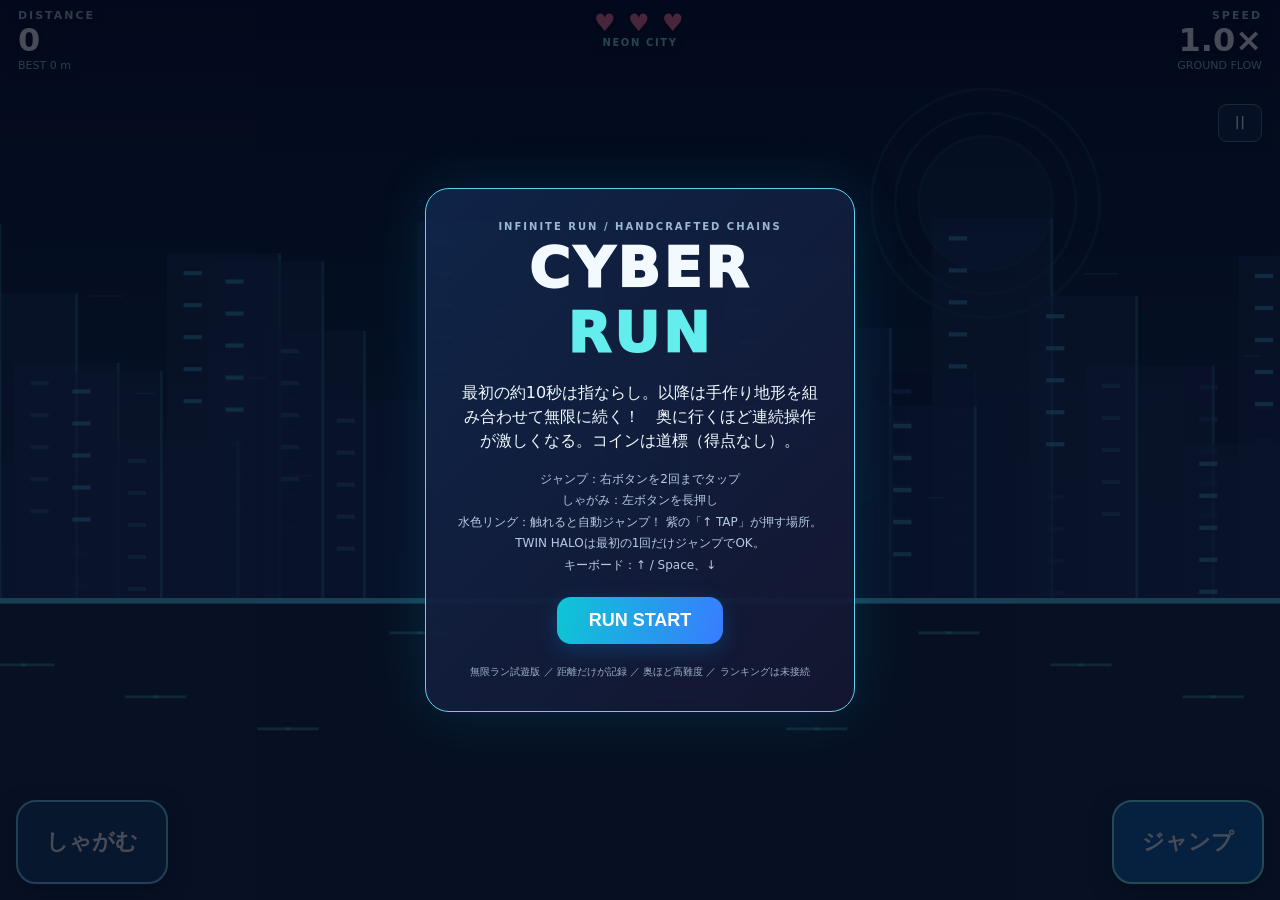
<file: playtest-v28/index.html>
<!doctype html>
<html lang="ja">
<head>
<meta charset="utf-8">
<meta name="viewport" content="width=device-width,initial-scale=1,maximum-scale=1,viewport-fit=cover,user-scalable=no">
<meta name="robots" content="noindex,nofollow">
<title>CYBER RUN V0.13 — 水色リング操作・コイン軌道改善</title>
<style>:root{color-scheme:dark;--cyan:#65eeef;--purple:#c185ff;--cream:#f2faff}
*{box-sizing:border-box;-webkit-tap-highlight-color:transparent}
html,body{margin:0;width:100%;height:100%;overflow:hidden;background:#070d20;color:var(--cream);font-family:system-ui,-apple-system,"Hiragino Kaku Gothic ProN",sans-serif;touch-action:none;overscroll-behavior:none;-webkit-user-select:none;user-select:none}
canvas{width:100vw;height:100dvh;display:block;touch-action:none}
#hud{position:fixed;top:max(9px,env(safe-area-inset-top));left:max(18px,env(safe-area-inset-left));right:max(18px,env(safe-area-inset-right));display:flex;justify-content:space-between;align-items:flex-start;z-index:3;pointer-events:none;gap:10px;text-shadow:0 2px 8px #020817}
.metric{min-width:100px;display:flex;flex-direction:column}.metric.right{text-align:right}.metric span{font-size:11px;letter-spacing:.18em;color:#a6c3dd;font-weight:800}.metric strong{font-variant-numeric:tabular-nums;font-size:clamp(20px,3.8vw,32px);line-height:1.15;color:#fff}.metric small{font-size:11px;color:#98c9e0}.center-hud{text-align:center}#hearts{font-size:clamp(16px,3vw,24px);color:#ff7899;white-space:nowrap;letter-spacing:.1em}#region{font-size:10px;letter-spacing:.16em;color:#8be5f5;font-weight:700}
#controls{position:fixed;inset:auto max(16px,env(safe-area-inset-right)) max(16px,env(safe-area-inset-bottom)) max(16px,env(safe-area-inset-left));display:flex;justify-content:space-between;pointer-events:none;z-index:4}.control{pointer-events:auto;touch-action:none;border:2px solid #76d4fa;border-radius:20px;width:clamp(100px,20vw,152px);height:clamp(58px,16vh,84px);font-size:clamp(15px,2.5vw,22px);font-weight:900;color:white;box-shadow:0 6px 20px #02081988;background:#184269ec}.control.jump{background:#126cafee;border-color:#7bfcf2}.control:active,.control.pressed{transform:scale(.96);filter:brightness(1.3)}#pause{position:fixed;z-index:4;top:104px;right:max(18px,env(safe-area-inset-right));background:#162c4dce;color:white;border:1px solid #58859a;border-radius:9px;padding:6px 12px;font-size:18px;touch-action:manipulation}
#overlay{position:fixed;inset:0;display:grid;place-items:center;background:#020818b9;z-index:6;padding:15px}#overlay.hidden{display:none}#panel{width:min(430px,90vw);max-height:95dvh;overflow:auto;text-align:center;border:1px solid #5dd4ee;border-radius:24px;padding:clamp(20px,4vh,32px);background:linear-gradient(135deg,#10274be8,#151631ed);box-shadow:0 0 55px #0bc5e622}h1{margin:3px 0 12px;font-size:clamp(34px,6vw,56px);letter-spacing:.06em;font-weight:950}h1 em{color:#64eded;font-style:normal}.eyebrow{font-size:10px;letter-spacing:.2em;color:#9ab8d3;font-weight:700}#message{font-size:16px;line-height:1.5}.hint{font-size:12px;line-height:1.8;color:#b6cbe2}#primary{border:0;border-radius:14px;background:linear-gradient(100deg,#0dc6d4,#397cff);padding:13px 32px;margin:9px 0;color:white;font-weight:900;font-size:18px;box-shadow:0 6px 20px #0c63aa66}.sub{font-size:10px;color:#9cb2c8;margin-top:12px}
@media (max-height:330px){#pause{top:88px}#region,.metric small{display:none}#panel{padding:12px}.hint{margin:6px 0}.control{height:52px}h1{font-size:28px}}
</style>
</head>
<body>

<canvas id="game" aria-label="CYBER RUN game"></canvas>
<header id="hud" aria-live="off">
  <div class="metric"><span>DISTANCE</span><strong id="score">0</strong><small id="best">BEST 0 m</small></div>
  <div class="center-hud"><div id="hearts">♥ ♥ ♥</div><div id="region">NEON CITY</div></div>
  <div class="metric right"><span>SPEED</span><strong id="speed">1.0×</strong><small id="distance">GROUND FLOW</small></div>
</header>
<div id="controls"><button id="duck" class="control duck" aria-label="しゃがむ">しゃがむ</button><button id="jump" class="control jump" aria-label="ジャンプ">ジャンプ</button></div>
<button id="pause" aria-label="一時停止">Ⅱ</button>
<div id="overlay" role="dialog" aria-modal="true"><section id="panel">
  <div class="eyebrow">INFINITE RUN / HANDCRAFTED CHAINS</div>
  <h1>CYBER <em>RUN</em></h1>
  <p id="message">最初の約10秒は指ならし。以降は手作り地形を組み合わせて無限に続く！　奥に行くほど連続操作が激しくなる。コインは道標（得点なし）。</p>
  <p class="hint">ジャンプ：右ボタンを2回までタップ<br>しゃがみ：左ボタンを長押し<br>水色リング：触れると自動ジャンプ！ 紫の「↑ TAP」が押す場所。TWIN HALOは最初の1回だけジャンプでOK。<br>キーボード：↑ / Space、↓</p>
  <button id="primary">RUN START</button>
  <div class="sub">無限ラン試遊版 ／ 距離だけが記録 ／ 奥ほど高難度 ／ ランキングは未接続</div>
</section></div>


<script>/* CYBER RUN v0.6 — action-first courses with shared physics and one-way platforms.
 * Units: logical canvas pixels, 120 Hz simulation. No dependencies or remote services.
 */
(function(root,factory){const api=factory();if(typeof module==='object'&&module.exports)module.exports=api;root.CyberRunCore=api})(typeof globalThis!=='undefined'?globalThis:this,function(){
'use strict';
const GROUND=370,GRAVITY=1900,FIRST_JUMP=690,SECOND_JUMP=640,SPRING_JUMP=930,BASE_SPEED=400,MAX_SPEED=1150;
const BODY_W=21,HITBOX_OFFSET_X=6,STAND_H=48,DUCK_H=27,MIN_SECOND_JUMP=.11,DT=1/120;
// Duck-gate fills the reachable jumping lane but leaves an honest crouch-height opening.
// Unlike optional bars, its full collision silhouette extends above maximum ground jump.
const DUCK_GATE_OPENING=28,DUCK_GATE_TOP=GROUND-300,FRAGILE_HOLD=.34,AIR_BOOST_VY=890;
const PATTERNS=[
 // 'script' records the intended action sequence, not the only valid route.
 {name:'street-pulse',theme:'GROUND FLOW',duration:2.20,weight:4,script:[[.22,'jump'],[1.04,'jump']],hazards:[[.48,'low'],[1.31,'low']]},
 {name:'duck-switch',theme:'GROUND FLOW',duration:2.17,weight:4,script:[[.23,'jump'],[.87,'duck-on'],[1.50,'duck-off']],hazards:[[.48,'low'],[1.28,'bar']]},
 {name:'reverse-switch',theme:'GROUND FLOW',duration:2.17,weight:4,script:[[.15,'duck-on'],[.62,'duck-off'],[.84,'jump']],hazards:[[.45,'duck-gate'],[1.14,'low']]},
 {name:'tunnel-run',theme:'TUNNEL FLOW',duration:2.28,weight:3,script:[[.14,'duck-on'],[1.15,'duck-off'],[1.26,'jump']],hazards:[[.45,'duck-gate'],[.87,'bar'],[1.60,'low']]},
 {name:'double-boost',theme:'AIR FLOW',duration:2.25,weight:2.5,minTime:5,script:[[.24,'jump'],[.49,'jump']],hazards:[[.83,'tall']]},
 {name:'sky-bridge',theme:'SKY FLOW',duration:2.29,weight:6,minTime:0,script:[[.20,'jump']],platforms:[[.48,1.42,80]],hazards:[[.99,'low'],[1.25,'low']]},
 {name:'sky-crouch',theme:'SKY FLOW',duration:2.35,weight:4.5,minTime:3,script:[[.18,'jump'],[.93,'duck-on'],[1.38,'duck-off']],platforms:[[.45,1.49,77]],hazards:[[1.17,'platform-bar',0],[1.18,'low']]},
 {name:'fall-and-hop',theme:'SKY FLOW',duration:2.53,weight:3.2,minTime:6,script:[[.18,'jump'],[1.47,'jump']],platforms:[[.45,1.10,77]],hazards:[[.78,'low'],[1.79,'low']]},
 {name:'tunnel-to-sky',theme:'SKY FLOW',duration:2.67,weight:3,minTime:8,script:[[.23,'duck-on'],[.60,'duck-off'],[.79,'jump']],platforms:[[1.00,1.91,81]],hazards:[[.44,'bar'],[1.41,'low'],[1.70,'low']]},
 {name:'sky-gap',theme:'SKY FLOW',duration:2.30,weight:2,minTime:15,script:[[.20,'jump']],platforms:[[.48,1.43,80]],hazards:[[.83,'low']],gaps:[[1.06,58]]},
 {name:'rhythm-three',theme:'GROUND FLOW',duration:2.90,weight:3,minTime:10,script:[[.19,'jump'],[.93,'duck-on'],[1.34,'duck-off'],[1.47,'jump']],hazards:[[.44,'low'],[1.15,'bar'],[1.75,'low']]},
 {name:'sky-low-high',theme:'SKY FLOW',duration:2.65,weight:2.5,minTime:17,script:[[.20,'jump'],[1.47,'jump']],platforms:[[.49,1.13,82]],hazards:[[.87,'low'],[1.83,'low']]},

 // Dense, action-distinct motifs. Scripts are witnessed and rejected at build time if unsafe.
 {name:'triple-strike',theme:'GROUND RHYTHM',duration:3.17,weight:3.7,minTime:3,
  script:[[.20,'jump'],[1.04,'jump'],[1.87,'jump']],hazards:[[.45,'low'],[1.31,'low'],[2.15,'low']]},
 {name:'duck-weave',theme:'TUNNEL FLOW',duration:2.96,weight:4.2,minTime:2,
  script:[[.11,'duck-on'],[.57,'duck-off'],[.73,'jump'],[1.48,'duck-on'],[2.12,'duck-off']],
  hazards:[[.40,'duck-gate'],[1.04,'low'],[1.82,'bar']]},
 {name:'beam-chase',theme:'TUNNEL FLOW',duration:2.57,weight:3.7,minTime:5,
  script:[[.14,'duck-on'],[1.02,'duck-off'],[1.21,'jump']],
  hazards:[[.40,'bar'],[.77,'duck-gate'],[1.46,'low']]},
 {name:'platform-weave',theme:'SKY FLOW',duration:2.68,weight:6.3,minTime:2,
  script:[[.18,'jump'],[.91,'duck-on'],[1.36,'duck-off'],[1.66,'jump']],
  platforms:[[.46,1.38,79]],hazards:[[.93,'low'],[1.14,'platform-bar',0],[1.98,'low']]},
 {name:'drop-and-duck',theme:'SKY FLOW',duration:3.05,weight:3.5,minTime:7,
  script:[[.18,'jump'],[1.44,'duck-on'],[1.90,'duck-off'],[2.06,'jump']],
  platforms:[[.46,1.03,79]],hazards:[[.85,'low'],[1.70,'duck-gate'],[2.33,'low']]},
 {name:'pulse-drone',theme:'MOTION FLOW',duration:2.81,weight:4.1,minTime:4,
  script:[[.12,'duck-on'],[.75,'duck-off'],[.91,'jump'],[1.70,'duck-on'],[2.23,'duck-off']],
  hazards:[[.42,'moving'],[1.20,'low'],[2.02,'duck-gate']]},
 {name:'aerial-surge',theme:'SKY FLOW',duration:2.73,weight:3.8,minTime:10,
  script:[[.17,'jump'],[.98,'jump'],[1.89,'duck-on'],[2.27,'duck-off']],
  platforms:[[.46,1.12,78]],hazards:[[.83,'low'],[1.40,'low'],[2.07,'bar']]},
 {name:'spring-overdrive',theme:'BOOST FLOW',duration:2.72,weight:3.8,minTime:6,
  script:[[1.80,'duck-on'],[2.24,'duck-off']],pads:[[.38,46]],hazards:[[.86,'tall'],[2.03,'bar']]},
 {name:'spring-to-sky',theme:'BOOST FLOW',duration:2.81,weight:3.0,minTime:10,
  script:[[1.22,'duck-on'],[1.69,'duck-off']],pads:[[.31,46]],
  platforms:[[.81,1.68,110]],hazards:[[1.48,'platform-bar',0],[1.37,'low']]},
 // Two-height courses are genuinely different traversals: the witnessed path
 // touches BOTH suspended floors, then releases naturally into the next section.
 {name:'sky-stepdown',theme:'SKY FLOW',duration:2.78,weight:3.0,minTime:8,
  script:[[.19,'jump'],[1.48,'jump']],platforms:[[.47,1.02,85],[1.12,1.63,45]],
  hazards:[[.77,'low'],[1.83,'low']]},
 {name:'sky-stepduck',theme:'SKY FLOW',duration:2.88,weight:2.8,minTime:12,
  script:[[.19,'jump'],[1.37,'duck-on'],[1.77,'duck-off'],[1.92,'jump']],
  platforms:[[.46,1.05,80],[1.12,1.88,45]],
  hazards:[[.80,'low'],[1.60,'platform-bar',1],[2.23,'low']]},
 // Higher-distance mastery bursts: several alternating commands in one continuous flow.
 {name:'rhythm-five',theme:'RHYTHM BURST',duration:3.52,weight:4.8,minTime:12,
  script:[[.13,'jump'],[.84,'duck-on'],[1.23,'duck-off'],[1.31,'jump'],[2.01,'duck-on'],[2.40,'duck-off'],[2.50,'jump']],
  hazards:[[.43,'low'],[1.07,'bar'],[1.61,'low'],[2.25,'bar'],[2.80,'low']]},
 {name:'overdrive-rhythm',theme:'RHYTHM BURST',duration:4.56,weight:6.0,minTime:40,
  script:[[.13,'jump'],[.84,'duck-on'],[1.23,'duck-off'],[1.31,'jump'],[2.01,'duck-on'],[2.40,'duck-off'],[2.50,'jump'],[3.21,'duck-on'],[3.60,'duck-off'],[3.68,'jump']],
  hazards:[[.43,'low'],[1.07,'bar'],[1.61,'low'],[2.25,'bar'],[2.80,'low'],[3.45,'bar'],[4.00,'low']]},
 // Ascending aerial routes: land on a low platform, jump to a HIGHER one,
 // then exit naturally. The alternate adds a ceiling on the second level.
 {name:'sky-ascend',theme:'SKY CLIMB',duration:3.10,weight:3.9,minTime:12,
  script:[[.19,'jump'],[.89,'jump']],platforms:[[.46,1.19,75],[1.32,2.10,142]],
  hazards:[[.81,'low'],[1.81,'low']]},
 {name:'sky-ascend-duck',theme:'SKY CLIMB',duration:3.15,weight:3.9,minTime:15,
  script:[[.19,'jump'],[.89,'jump'],[1.65,'duck-on'],[2.15,'duck-off']],
  platforms:[[.46,1.20,75],[1.32,2.25,142]],
  hazards:[[.81,'low'],[1.91,'platform-bar',1]]},
 // Two new MECHANICAL systems for V0.8, not just different hurdle graphics:
 // A fragile catwalk disappears 340ms after touchdown, demanding a second jump.
 {name:'fracture-hop',theme:'FRACTURE CHASM',duration:2.50,weight:7.5,minTime:22,challenge:true,
  script:[[.20,'jump'],[.96,'jump']],platforms:[[.48,1.23,75,'fragile']],
  gaps:[[1.00,1.20,'seconds']],hazards:[]},
 {name:'fracture-shutter',theme:'FRACTURE CHASM',duration:3.25,weight:7,minTime:37,challenge:true,
  script:[[.20,'jump'],[.96,'jump'],[2.15,'duck-on'],[2.70,'duck-off']],
  platforms:[[.48,1.23,75,'fragile']],gaps:[[1.00,1.20,'seconds']],
  hazards:[[2.43,'duck-gate']]},
 // An airborne boost ring is hitbox-activated once and needed to clear the gap.
 {name:'orb-leap',theme:'AERIAL REBOUND',duration:2.55,weight:7.5,minTime:22,challenge:true,
  script:[[.17,'jump'],[1.10,'jump']],pads:[[.80,44,95,'airboost']],
  gaps:[[1.03,1.55,'seconds']],hazards:[]},
 {name:'orb-gate',theme:'AERIAL REBOUND',duration:3.28,weight:7,minTime:52,challenge:true,
  script:[[.17,'jump'],[1.10,'jump'],[2.13,'duck-on'],[2.76,'duck-off']],
  pads:[[.80,44,95,'airboost']],gaps:[[1.03,1.55,'seconds']],
  hazards:[[2.42,'duck-gate']]},
 // Endgame mastery: the broken catwalk and air ring BOTH matter. The exit
 // requires crouching after the second, longer airborne phase.
 {name:'fracture-rebound-gate',theme:'MASTER CHAIN',duration:3.55,weight:7,minTime:75,challenge:true,
  script:[[.20,'jump'],[.96,'jump'],[2.42,'duck-on'],[3.01,'duck-off']],
  platforms:[[.48,1.23,75,'fragile']],pads:[[1.40,44,225,'airboost']],
  gaps:[[1.30,1.90,'seconds']],hazards:[[2.65,'duck-gate']]},
 {name:'breather',theme:'RECOVERY',duration:1.12,weight:.15,script:[],hazards:[]},
];
function speedAt(seconds){return Math.min(MAX_SPEED,BASE_SPEED+Math.max(0,seconds)*7.5)}
function timeToTravel(seconds,distance){
 const v=speedAt(seconds),a=7.5,cap=(MAX_SPEED-v)/a,capDistance=v*cap+.5*a*cap*cap;
 if(distance<=capDistance)return (Math.sqrt(v*v+2*a*distance)-v)/a;
 return cap+(distance-capDistance)/MAX_SPEED;
}
function randomizer(seed){let n=seed>>>0;return function(){n=(Math.imul(n,1664525)+1013904223)>>>0;return n/4294967296}}
function overlap(a,b){return a.x<b.x+b.w&&a.x+a.w>b.x&&a.y<b.y+b.h&&a.y+a.h>b.y}
function intersectsGap(rect,g){return rect.x+rect.w*.77>g.x&&rect.x+rect.w*.23<g.x+g.w}
function rectAt(x,bottom,duck){const h=duck?DUCK_H:STAND_H;return{x,y:bottom-h+4,w:BODY_W,h:h-7}}
function hazardAt(h,time){return h.kind==='moving'?{...h,y:GROUND-87+Math.sin(time*3.5+h.phase)*27}:h}
function makeRunner(x=0){return{x,bottom:GROUND,vy:0,jumps:0,duck:false,support:'ground',coyote:0,jumpBuffer:0,lastJump:-100,hp:3,fragileTimes:Object.create(null),airBoosts:Object.create(null),lastAirBoostId:null}}
function isSupported(state){return state.support!==null}
function physicsStep(p,dt,x,platforms,gaps,duckHeld,jumpRequested,time,rescue=0,pads=[]){
 const prevBottom=p.bottom,wasSupported=p.support!==null;
 p.x=x;
 if(jumpRequested)p.jumpBuffer=.105;else p.jumpBuffer=Math.max(0,p.jumpBuffer-dt);
 p.coyote=Math.max(0,p.coyote-dt);
 if(p.jumpBuffer>0&&p.jumps<2&&time-p.lastJump>=MIN_SECOND_JUMP&&(p.jumps>0||wasSupported||p.coyote>0)){
  const first=p.jumps===0;p.vy=-(first?FIRST_JUMP:SECOND_JUMP);p.jumps++;p.lastJump=time;p.support=null;p.coyote=0;p.jumpBuffer=0;
 }
 p.duck=!!duckHeld&&p.jumps===0&&p.support!==null;
 p.vy+=GRAVITY*dt;
 p.bottom+=p.vy*dt;
 let landing=null;
 if(p.vy>=0){
  for(const platform of platforms){
   // Fragile catwalks collapse shortly after the first real touchdown.
   if(platform.kind==='fragile'&&p.fragileTimes[platform.id]!==undefined&&time-p.fragileTimes[platform.id]>=FRAGILE_HOLD)continue;
   // Only collide when descending across the upper face: jump from underneath passes through.
   if(prevBottom<=platform.y+.001&&p.bottom>=platform.y&&x+HITBOX_OFFSET_X+BODY_W*.86>platform.x&&x+HITBOX_OFFSET_X+BODY_W*.14<platform.x+platform.w){
    if(!landing||platform.y<landing.y)landing={y:platform.y,id:platform.id};
   }
  }
  if(prevBottom<=GROUND+.001&&p.bottom>=GROUND){
   const feet=rectAt(x+HITBOX_OFFSET_X,p.bottom,p.duck);
   if(rescue>0||!gaps.some(g=>intersectsGap(feet,g))){if(!landing||GROUND<landing.y)landing={y:GROUND,id:'ground'}}
  }
 }
 if(landing){
  const spring=landing.id==='ground'&&pads.find(pad=>(!pad.kind||pad.kind==='spring')&&x+HITBOX_OFFSET_X+BODY_W*.86>pad.x&&x+HITBOX_OFFSET_X+BODY_W*.14<pad.x+pad.w);
  if(spring){p.bottom=GROUND;p.vy=-SPRING_JUMP;p.jumps=1;p.support=null;p.coyote=0;p.duck=false;p.jumpBuffer=0}
  else {p.bottom=landing.y;p.vy=0;p.jumps=0;p.support=landing.id;p.coyote=.075;p.duck=!!duckHeld; /* Retain a buffered jump through touchdown. */
   const floor=platforms.find(f=>f.id===landing.id);
   if(floor?.kind==='fragile'&&p.fragileTimes[landing.id]===undefined)p.fragileTimes[landing.id]=time;
  }
 }
 else {p.support=null;if(wasSupported&&p.jumps===0)p.coyote=.075;if(p.jumps===0&&p.coyote<=0)p.jumps=1;p.duck=false}
 // The airborne ring automatically fires once when the runner physically enters it.
 if(p.support===null){
  const body=rectAt(x+HITBOX_OFFSET_X,p.bottom,p.duck);
  for(const pad of pads){
   if(pad.kind!=='airboost'||p.airBoosts[pad.id])continue;
   if(overlap(body,{x:pad.x,y:pad.y,w:pad.w,h:pad.h||34})){
    p.vy=-AIR_BOOST_VY;p.jumps=1;p.airBoosts[pad.id]=true;p.lastAirBoostId=pad.id;break;
   }
  }
 }
 return p;
}
function buildPattern(x,seconds,speed,pattern,rng,riff=0){
 const duration=pattern.duration;
 const distance=t=>{
  // Travel at the real acceleration curve, not the speed sampled at chunk entry.
  const initial=Math.max(0,Math.min(MAX_SPEED,BASE_SPEED+seconds*7.5));
  const untilCap=(MAX_SPEED-initial)/7.5;
  const rising=Math.min(t,Math.max(0,untilCap));
  return initial*rising+3.75*rising*rising+MAX_SPEED*Math.max(0,t-rising);
 };
 const platforms=(pattern.platforms||[]).map(([a,b,height,kind],i)=>({id:pattern.name+':'+(kind==='fragile'?Math.round(seconds*1000)+':':'')+i,x:x+distance(a),w:distance(b-a),y:GROUND-height,kind:kind||'one-way'}));
 // Micro-riffs change the relative timing of existing hazards, not the move script.
 // Variants must be independently certified against the real runner physics.
 const hazards=[];let hazardIndex=0;
 for(const [at,kind,extra] of pattern.hazards){
  const timingShift=riff===1?(hazardIndex%2?-.014:.016):
   riff===2?(hazardIndex%2?.016:-.014):
   riff===3?(hazardIndex%3===0?.024:-.012):0;
  hazardIndex++;
  const sz={low:[32,36,GROUND-36],bar:[69,29,GROUND-64],'duck-gate':[84,GROUND-DUCK_GATE_OPENING-DUCK_GATE_TOP,DUCK_GATE_TOP],tall:[40,158,GROUND-158],moving:[34,28,GROUND-87],
   'platform-bar':[65,28,GROUND-(pattern.platforms?.[extra]?.[2]||80)-62]};
  const [w,h,y]=sz[kind];hazards.push({x:x+distance(at+timingShift)-w/2,y,w,h,kind,phase:0});
 }
 // The optional fifth ring argument specifies its visible AND physical
 // diameter-height. Keep its vertical centre fixed relative to old 34px rings;
 // existing rings/springs retain their original geometry when omitted.
 const pads=(pattern.pads||[]).map(([at,width,height,kind,ringHeight],i)=>{
  const ring=kind==='airboost',h=ring?(ringHeight||34):10;
  return {id:pattern.name+':'+Math.round(seconds*1000)+':pad:'+i,
   x:x+distance(at)-width/2,w:width,
   y:ring?GROUND-height-(h-34)/2:GROUND,
   h,kind:kind||'spring'};
 });
 const gaps=(pattern.gaps||[]).map(([at,width,unit])=>{const w=unit==='seconds'?distance(at+width/2)-distance(at-width/2):width;return{x:x+distance(at)-w/2,w}});
 return {type:pattern.name,theme:pattern.theme,x,length:distance(duration),seconds,speed,hazards,gaps,platforms,pads,pickups:[],script:pattern.script,pattern,riff};
}
// Replays a desired movement sequence using the SAME physics tick as the game, checking
// environment collision and cross-boundary grounded handoff. No search on the iPad.
function replayPattern(segment,opts={}){
 const dt=DT,offset=opts.offset||0,x0=segment.x,initialTime=segment.seconds;
 const pattern=segment.pattern||PATTERNS.find(p=>p.name===segment.type);
 if(!pattern)return {ok:false,reason:'unknown pattern'};
 // Verify independent per-action input drift; the chronological order may change.
 const events=(pattern.script||[]).map((event,i)=>[event[0]+(opts.actionOffsets?.[i]||0),event[1]]).sort((a,b)=>a[0]-b[0]);
 const runner=makeRunner(x0);let time=0,covered=0,next=0,duck=false,steps=0;
 const route=[];
 const maxSteps=Math.max(1000,Math.ceil((pattern.duration||0)/dt)+90);
 while(covered<segment.length&&steps++<maxSteps){
  let request=false;
  while(next<events.length&&events[next][0]+offset<=time+1e-6){const action=events[next++][1];if(action==='jump')request=true;else if(action==='duck-on')duck=true;else if(action==='duck-off')duck=false}
  covered+=speedAt(initialTime+time)*dt;
  const worldX=x0+covered;
  physicsStep(runner,dt,worldX,segment.platforms,segment.gaps,duck,request,initialTime+time,0,segment.pads);
  const rect=rectAt(worldX+HITBOX_OFFSET_X,runner.bottom,runner.duck);
  if(runner.bottom>GROUND+10)return {ok:false,reason:'fell',time,worldX};
  if(segment.hazards.some(h=>overlap(rect,hazardAt(h,initialTime+time))))return {ok:false,reason:'hazard',time,worldX};
  if(opts.trace)route.push({time,worldX,bottom:runner.bottom,jumps:runner.jumps,support:runner.support,duck:runner.duck});
  time+=dt;
 }
 if(steps>=maxSteps||runner.support!=='ground'||runner.jumps!==0)return {ok:false,reason:'bad handoff',time,bottom:runner.bottom,support:runner.support};
 return {ok:true,time,steps,route};
}
function verifyPattern(p,seconds,opts={}){
 const segment=buildPattern(0,seconds,speedAt(seconds),p,randomizer(123));
 const offsets=opts.offsets||[0,.025,-.025];
 return offsets.every(offset=>replayPattern(segment,{offset}).ok);
}

// V0.7 experimental: PLAN CONTROLS -> SIMULATE ACTUAL RUNNER -> PLACE TERRAIN.
// Legacy motif library remains as a fallback while human-time-jitter QA is expanded.
function trajectoryTrace(events,duration,seconds,platforms=[]){
 const p=makeRunner(0),trace=[],dt=DT;let next=0,duck=false;
 const distance=t=>{const v=speedAt(seconds),cap=(MAX_SPEED-v)/7.5,rise=Math.min(t,Math.max(0,cap));return v*rise+3.75*rise*rise+MAX_SPEED*Math.max(0,t-rise)};
 for(let frame=0;frame<Math.ceil(duration/dt);frame++){
  const t=frame*dt;let jump=false;
  while(next<events.length&&events[next][0]<=t+1e-6){const action=events[next++][1];if(action==='jump')jump=true;else if(action==='duck-on')duck=true;else if(action==='duck-off')duck=false}
  const x=distance(t+dt);
  physicsStep(p,dt,x,platforms,[],duck,jump,seconds+t);
  trace.push({t,x,bottom:p.bottom,duck:p.duck,jumps:p.jumps,support:p.support});
  if(p.bottom>GROUND+10)return null;
 }
 return p.support==='ground'?trace:null;
}
function trajectoryComposition(seconds,rng){
 const moves=['vault','slide','double','gap','slide-vault','vault-slide','sky-line','sky-stair'];
 const pressure=Math.min(1,seconds/100),count=4+Math.floor(rng()*2)+Math.floor(pressure);
 // Shorter links between distinct actions, not artificially faster jump physics.
 const bridge=seconds>=55?.15:seconds>=20?.055:0;
 const script=[],needs=[];let cursor=.18,last='',skyIndex=0,stairCount=0,skyFloorCount=0;
 for(let i=0;i<count;i++){
  let choices=moves.slice();
  if(seconds<9)choices=choices.filter(v=>v!=='double'&&v!=='sky-line'&&v!=='sky-stair');
  if(seconds<20)choices=choices.filter(v=>v!=='sky-stair');
  let name=choices[Math.floor(rng()*choices.length)];
  if(name===last)name=choices[(choices.indexOf(name)+2)%choices.length];
  // Bound repeated multi-floor height solves. One segment can still contain
  // a real two-tier stair with a raised crouch, or two simpler sky landings.
  if(name==='sky-stair'&&stairCount>0)name='slide-vault';
  if((name==='sky-stair'?2:name==='sky-line'?1:0)+skyFloorCount>2)name='vault-slide';
  if(name==='sky-stair'){stairCount++;skyFloorCount+=2}
  else if(name==='sky-line')skyFloorCount++;
  last=name;const t=cursor;
  const act=(at,action)=>script.push([at,action]);
  const want=(kind,start,end,index=null)=>needs.push({kind,start,end,index});
  if(name==='sky-stair'){
   // Plan actions before terrain: low landing -> jump to high landing ->
   // crouch under an elevated beam -> fall naturally to ground.
   act(t,'jump');act(t+.87,'jump');act(t+1.48,'duck-on');act(t+2.06,'duck-off');
   const first=skyIndex++,second=skyIndex++;
   want('platform',t+.29,t+1.08,first);
   want('platform',t+1.24,t+1.93,second);
   want('platform-bar',t+1.73,t+1.80,second);
   cursor=t+2.56-bridge;
  }else if(name==='sky-line'){
   act(t,'jump');act(t+.98,'jump');const index=skyIndex++;
   want('platform',t+.28,t+1.50,index);
   want('platform-low',t+1.35,t+1.46,index);cursor=t+2.12-bridge;
  }else if(name==='slide'){
   act(t,'duck-on');act(t+.56,'duck-off');want('duck-gate',t+.24,t+.35);cursor=t+.84-bridge;
  }else if(name==='vault'){
   act(t,'jump');want('low',t+.29,t+.38);cursor=t+.92-bridge;
  }else if(name==='double'){
   act(t,'jump');act(t+.36,'jump');want('tall',t+.69,t+.87);cursor=t+1.58-bridge;
  }else if(name==='gap'){
   act(t,'jump');want('gap',t+.30,t+.42);cursor=t+.92-bridge;
  }else if(name==='slide-vault'){
   act(t,'duck-on');act(t+.57,'duck-off');act(t+.79,'jump');
   want('duck-gate',t+.25,t+.37);want('low',t+1.10,t+1.21);cursor=t+1.69-bridge;
  }else{
   act(t,'jump');act(t+.94,'duck-on');act(t+1.50,'duck-off');
   want('low',t+.30,t+.38);want('bar',t+1.19,t+1.31);cursor=t+1.77-bridge;
  }
 }
 script.sort((a,b)=>a[0]-b[0]);return {script,needs,duration:cursor+.18,count};
}
function composeTrajectoryAttempt(x,seconds,rng){
 const plan=trajectoryComposition(seconds,rng);
 const pilot=trajectoryTrace(plan.script,plan.duration,seconds);
 if(!pilot)return null;
 const distance=t=>{const v=speedAt(seconds),cap=(MAX_SPEED-v)/7.5,rise=Math.min(t,Math.max(0,cap));return v*rise+3.75*rise*rise+MAX_SPEED*Math.max(0,t-rise)};
 const platforms=[];
 for(const need of plan.needs.filter(n=>n.kind==='platform')){
  // Successive floors are derived from the trace AFTER earlier landings.
  // The simulation uses segment-local X, terrain uses world X.
  const staged=platforms.length?
    trajectoryTrace(plan.script,plan.duration,seconds,platforms.map(p=>({...p,x:p.x-x}))):pilot;
  if(!staged)return null;
  const ref=staged.find(p=>p.t>=need.start+.30);if(!ref)return null;
  const y=Math.round(ref.bottom);
  if(y>GROUND-55||y<GROUND-150)return null;
  platforms.push({id:'trace-route:'+platforms.length,x:x+distance(need.start),w:distance(need.end)-distance(need.start),y,kind:'one-way'});
 }
 const trace=platforms.length?trajectoryTrace(plan.script,plan.duration,seconds,platforms.map(p=>({...p,x:p.x-x}))):pilot;
 if(!trace)return null;
 const name='trace-route';
 const pattern={name,theme:platforms.length?'SKY TRACE':'KINETIC TRACE',duration:plan.duration,weight:1,script:plan.script,hazards:[],gaps:[],platforms:platforms.map(p=>[0,0,GROUND-p.y]),pads:[]};
 const obstacles=[],gaps=[];
 for(const need of plan.needs){
  if(need.kind==='platform')continue;
  const options=trace.filter(p=>p.t>=need.start&&p.t<=need.end&&(
   need.kind==='platform-bar'?p.duck&&p.support===platforms[need.index]?.id:
   need.kind==='platform-low'?p.bottom<=platforms[need.index].y-50:
   (need.kind==='bar'||need.kind==='duck-gate')?p.duck&&p.support!==null:
   need.kind==='tall'?p.bottom<=GROUND-170:
   need.kind==='gap'?p.bottom<=GROUND-70:p.bottom<=GROUND-65));
  if(!options.length)return null;
  const target=options[Math.floor(options.length*.48)],wx=x+target.x;
  if(need.kind==='gap'){
   const width=44+speedAt(seconds+target.t)*.035;
   gaps.push({x:wx-width/2,w:width});
   pattern.gaps.push([target.t,width]);
  }else{
   const sizes={low:[32,36,GROUND-36],bar:[69,29,GROUND-64],'duck-gate':[84,GROUND-DUCK_GATE_OPENING-DUCK_GATE_TOP,DUCK_GATE_TOP],tall:[40,142,GROUND-142],
    'platform-low':[35,28,platforms[need.index]?.y-28],
    'platform-bar':[52,28,platforms[need.index]?.y-62]};
   const [w,h,y]=sizes[need.kind];obstacles.push({x:wx-w/2,w,h,y,kind:need.kind,phase:0});
   pattern.hazards.push([target.t,need.kind]);
  }
 }
 const segment={type:name,theme:pattern.theme,x,length:distance(plan.duration),seconds,speed:speedAt(seconds),hazards:obstacles,gaps,
  platforms,pads:[],pickups:[],script:plan.script,pattern,riff:0,origin:'trajectory-first',planCount:plan.count};
 // Reuse actual game physics; do not allow a route with no certified solution.
 if(![0,-.02,.02,-.04,.04].every(offset=>replayPattern(segment,{offset}).ok))return null;
 // No decorative fake platforms: every created floor must actually be landed on.
 if(platforms.length){
  const route=replayPattern(segment,{trace:true}).route;
  const touched=new Set(route.filter(p=>p.support&&p.support!=='ground').map(p=>p.support));
  if(!platforms.every(p=>touched.has(p.id)))return null;
 }
 // Denser links must survive independent action timing changes, not only a
 // uniform shift that unrealistically preserves every relative input gap.
 if(seconds>=20){
  const events=plan.script;
  const probes=[
   events.map((_,i)=>i%2===0?.10:-.10),
   events.map((_,i)=>i%2===0?-.10:.10),
   events.map((_,i)=>((Math.imul(i+17,1103515245)>>>24)/255-.5)*.20),
   events.map((_,i)=>((Math.imul(i+47,1664525)>>>24)/255-.5)*.20)
  ];
  if(!probes.every(actionOffsets=>replayPattern(segment,{actionOffsets}).ok))return null;
 }
 return segment;
}

function composeTrajectorySegment(x,seconds,rng){
 // Bounded retry of action plans rejected by landing, gap, and jitter checks.
 // Remains opt-in and never delays the stable V0.6 runner.
 for(let attempt=0;attempt<3;attempt++){
  const candidate=composeTrajectoryAttempt(x,seconds,rng);
  if(candidate)return candidate;
 }
 return null;
}
function makeSegment(x,seconds,rng,hp,recent={}){
 const speed=speedAt(seconds);
 // Genuine advanced mechanics should recur; do not bury them inside 30 motifs.
 // Avoid three consecutive repeats, while keeping the procedural action-first
 // route generator and the original aerial patterns for variety.
 const specials=PATTERNS.filter(p=>p.challenge&&(p.minTime||0)<=seconds);
 const recentSpecial=(recent.recentTypes||[]).some(name=>PATTERNS.some(p=>p.challenge&&p.name===name));
 const chance=seconds>=55?.30:seconds>=25?.21:.08;
 if(specials.length&&!recentSpecial&&rng()<chance){
  const multi=seconds>=45?specials.filter(p=>p.script.length>=4):specials;
  const choices=multi.length?multi:specials;
  const alternate=choices.filter(p=>p.name!==recent.type);
  const pool=alternate.length?alternate:choices;
  const pattern=pool[Math.floor(rng()*pool.length)];
  const segment=buildPattern(x,seconds,speed,pattern,rng,0);
  // Preserve the V0.7 rare recovery rule in advanced routes too.
  if(hp<3&&seconds>20&&rng()<.0025)segment.pickups.push({x:x+speed*.10,y:GROUND-24,r:13,kind:'heart'});
  return segment;
 }
 // Experimental V0.7 route-first generator, with legacy motifs as safe fallback.
 if(typeof globalThis!=='undefined'&&globalThis.CYBER_RUN_V07_EXPERIMENTAL===true&&rng()<(seconds<10?.34:.73)){
  const composed=composeTrajectorySegment(x,seconds,rng);
  if(composed)return composed;
 }
 const allowed=PATTERNS.filter(p=>(p.minTime||0)<=seconds);
 // Recoveries appear intermittently, not repeated at random after every course.
 // Strong anti-repetition without fixing an exact sequence; a smooth pressure curve
 // alternates intense clusters and brief recovery beats.
 const target=2.65+.48*Math.sin(seconds*.18);
 const weighted=allowed.map(p=>{
  const difficulty=p.name==='breather'?.65:p.platforms?.length?3.2:p.hazards.length>=3?3.0:2.4;
  let weight=p.weight*Math.max(.20,1-Math.abs(target-difficulty)*.46);
  // Beyond the opening, prioritize more decisions per second, not just speed.
  const pressure=Math.min(1,Math.max(0,(seconds-12)/78));
  const active=(p.script||[]).filter(action=>action[1]==='jump'||action[1]==='duck-on').length;
  if(active>=4)weight*=1+pressure*2.0;
  else if(active>=3)weight*=1+pressure*.9;
  else if(active<=1&&p.name!=='breather')weight*=1-pressure*.5;
  if(p.name===recent.type)weight*=.025;
  if(p.theme===recent.theme)weight*=.32;
  if((recent.recentTypes||[]).includes(p.name))weight*=.46;
  if((recent.recentThemes||[]).includes(p.theme))weight*=.72;
  if(p.name==='breather'&&recent.type==='breather')weight*=.1;
  return {p,weight};
 });
 const total=weighted.reduce((sum,z)=>sum+z.weight,0);
 let needle=rng()*total,pattern=allowed[allowed.length-1];
 for(const {p,weight} of weighted){needle-=weight;if(needle<0){pattern=p;break}}
 // Pre-certified micro-riffs keep the action grammar intact while varying actual
 // obstacle timing. rhythm-three has less clearance and permits only safe riffs.
 const approvedRiffs=pattern.name==='rhythm-five'?[0,2]:
  pattern.name==='aerial-surge'?[0,1]:[0,1,2,3];
 const riff=approvedRiffs[Math.floor(rng()*approvedRiffs.length)];
 const segment=buildPattern(x,seconds,speed,pattern,rng,riff);
 // Healing is deliberately rare, random, and never spawns at full HP. No score pickups.
 if(hp<3&&seconds>20&&rng()<.0025){segment.pickups.push({x:x+speed*.10,y:GROUND-24,r:13,kind:'heart'})}
 return segment;
}
return {GROUND,GRAVITY,FIRST_JUMP,SECOND_JUMP,SPRING_JUMP,BASE_SPEED,MAX_SPEED,BODY_W,STAND_H,DUCK_H,DT,MIN_SECOND_JUMP,PATTERNS,
 speedAt,timeToTravel,trajectoryTrace,trajectoryComposition,composeTrajectorySegment,DUCK_GATE_TOP,DUCK_GATE_OPENING,FRAGILE_HOLD,AIR_BOOST_VY,randomizer,overlap,intersectsGap,rectAt,hazardAt,makeRunner,isSupported,physicsStep,buildPattern,replayPattern,verifyPattern,makeSegment,HITBOX_OFFSET_X};
});
</script>
<script>/* CYBER RUN — animated neon stick runner, cosmetic only; no hitbox or game RNG changes. */
(function(root, factory) {
  const api=factory();
  if(typeof module==='object'&&module.exports)module.exports=api;
  root.CyberRunStickman=api;
})(typeof globalThis!=='undefined'?globalThis:this,function(){
  'use strict';
  const TAU=Math.PI*2;
  function point(x,y){return {x,y}}
  function pose({time=0, phase=null, intensity=0, duck=false, supported=true, jumps=0, vy=0, boost=false}={}) {
    // Origin is ground level under the stick figure. Crouch fits 27px.
    if(duck && supported){
      const bob=Math.sin(time*15)*.5;
      const head=point(5,-20.0+bob),shoulder=point(1,-15.5+bob),hip=point(-4,-9.5);
      return {type:'crouch',head,radius:5.2,shoulder,hip,
        arms:[[shoulder,point(8,-13),point(14,-12)], [shoulder,point(-7,-10),point(-11,-5)]],
        legs:[[hip,point(5,-6),point(11,-1)], [hip,point(-11,-5),point(-14,-1)]]};
    }
    // Integrated phase keeps the gait continuous as running speed increases.
    // Time is a fallback for independent animation preview and test harnesses.
    const running=supported,gaitPhase=Number.isFinite(phase)?phase:time*(19+11*Math.min(1,Math.max(0,intensity)));
    const s=Math.sin(gaitPhase),c=Math.cos(gaitPhase);
    const lean=running?1.3+intensity*2.5:vy<0?1:0;
    // One foot plants while the other swings, instead of two free-spinning legs.
    const bounce=running?(1.0+intensity)*Math.pow(Math.sin(gaitPhase),2):0;
    const head=point(lean+1,-40+bounce),shoulder=point(lean,-30+bounce),hip=point(-1,-18+bounce);
    let arms,legs,type;
    if(running){
      type='run';
      const stride=17+intensity*5, duty=.47-intensity*.04, lift=9+intensity*4;
      const smooth=u=>u*u*(3-2*u);
      function foot(phaseOffset){
        const u=((gaitPhase/6.283185307179586+phaseOffset)%1+1)%1;
        if(u<duty)return point(stride*(.5-u/duty),-1);
        const w=(u-duty)/(1-duty);
        return point(stride*(-.5+smooth(w)),-1-lift*Math.sin(Math.PI*w));
      }
      const nearFoot=foot(0),farFoot=foot(.5);
      const knee=(end,bend)=>point(hip.x+(end.x-hip.x)*.52+bend,-10+(end.y+1)*.22);
      legs=[[hip,knee(nearFoot,3),nearFoot],[hip,knee(farFoot,-2),farFoot]];
      arms=[
        [point(shoulder.x-2,shoulder.y),point(-4-nearFoot.x*.50,-24),point(-5-nearFoot.x*.67,-18)],
        [point(shoulder.x+2,shoulder.y),point(4-farFoot.x*.50,-24),point(6-farFoot.x*.67,-18)]
      ];
    }else if(boost || jumps>=2){
      type='double';
      arms=[[shoulder,point(-10,-35),point(-15,-40)], [shoulder,point(11,-36),point(16,-39)]];
      legs=[[hip,point(10,-16),point(9,-8)], [hip,point(-10,-17),point(-7,-8)]];
    }else{
      // No one-frame pose snap at the jump apex: blend limb joints with vertical
      // velocity while keeping the collision state and hitbox unchanged.
      const t=Math.max(0,Math.min(1,(vy+150)/330));
      const fallBlend=t*t*(3-2*t);
      const interpolate=(a,b)=>point(a.x+(b.x-a.x)*fallBlend,a.y+(b.y-a.y)*fallBlend);
      const jumpingArms=[[shoulder,point(-8,-36),point(-12,-41)], [shoulder,point(9,-36),point(13,-42)]];
      const fallingArms=[[shoulder,point(-10,-28),point(-14,-23)], [shoulder,point(10,-28),point(15,-24)]];
      const jumpingLegs=[[hip,point(7,-12),point(13,-7)], [hip,point(-7,-11),point(-5,-3)]];
      const fallingLegs=[[hip,point(5,-10),point(7,0)], [hip,point(-5,-10),point(-9,0)]];
      const blend=(a,b)=>a.map((limb,i)=>limb.map((joint,j)=>interpolate(joint,b[i][j])));
      type=vy<90?'jump':'fall';
      arms=blend(jumpingArms,fallingArms);
      legs=blend(jumpingLegs,fallingLegs);
    }
    return {type,head,radius:6.2,shoulder,hip,arms,legs};
  }
  function draw(ctx, x, bottom, state={}) {
    const p=pose(state);
    ctx.save();ctx.translate(x+18,bottom);
    ctx.lineCap='round';ctx.lineJoin='round';
    const ink='#081728', neon=state.boost?'#ffef9b':'#71ffe3';
    function limb(points,color,width){
      ctx.beginPath();ctx.moveTo(points[0].x,points[0].y);
      for(let i=1;i<points.length;i++)ctx.lineTo(points[i].x,points[i].y);
      ctx.strokeStyle=color;ctx.lineWidth=width;ctx.stroke();
    }
    for(let i=0;i<2;i++){
      limb(p.legs[i],ink,6.6);limb(p.legs[i],neon,3.2);
      limb(p.arms[i],ink,5.6);limb(p.arms[i],i===0?'#35c8dd':neon,2.8);
    }
    limb([p.hip,p.shoulder],ink,7.7);limb([p.hip,p.shoulder],neon,4.1);
    ctx.shadowColor=neon;ctx.shadowBlur=7;
    ctx.beginPath();ctx.arc(p.head.x,p.head.y,p.radius,0,TAU);
    ctx.fillStyle=ink;ctx.fill();ctx.strokeStyle=neon;ctx.lineWidth=3;ctx.stroke();
    ctx.shadowBlur=0;
    ctx.fillStyle='#eafff8';ctx.fillRect(p.head.x+2.1,p.head.y-1,2.5,2.5);
    ctx.fillStyle='#b9fff0';
    for(const limbPoints of [...p.legs,...p.arms]){
      const joint=limbPoints[1];ctx.beginPath();ctx.arc(joint.x,joint.y,1.7,0,TAU);ctx.fill();
    }
    ctx.restore();
    return p;
  }
  return {pose,draw};
});
</script>
<script>/* CYBER RUN — V2 handcrafted study course, 2026-10-23.
 * Isolated prototype: NOT the procedural generator or Google Sites release.
 * Coin positions are sampled from the actual 120Hz physics witness, with no scoring.
 */
(function(root,factory){
 const api=factory(root.CyberRunCore||(typeof require==='function'?require('./core.js'):null));
 if(typeof module==='object'&&module.exports)module.exports=api;
 root.CyberRunHandcrafted=api;
})(typeof globalThis!=='undefined'?globalThis:this,function(C){
 'use strict';
 if(!C)throw Error('CYBER RUN core missing');
 // Fixed warm-up occupies ~8.3s of obstacles after the short initial lead-in
 // (roughly 9.7s from RUN START). Remaining motifs test learned action chains.
 const CUSTOM=Object.freeze({'spring-pressure':{
  name:'spring-pressure',theme:'SPRING PRESSURE',duration:3.8,weight:0,
  script:[[1.19,'duck-on'],[1.69,'duck-off'],[2.03,'duck-on'],[2.73,'duck-off'],[2.91,'jump']],
  pads:[[.31,46]],platforms:[[.81,1.68,110]],
  hazards:[[.80,'tall'],[1.48,'platform-bar',0],[2.40,'duck-gate'],[3.20,'low']],gaps:[]
 },'skyline-exit':{
  name:'skyline-exit',theme:'SKYLINE EXIT',duration:4.5,weight:0,
  script:[[.19,'jump'],[.89,'jump'],[2.83,'duck-on'],[3.38,'duck-off'],[3.56,'jump']],
  platforms:[[.46,1.19,75],[1.32,2.1,142]],
  hazards:[[.81,'low'],[1.81,'low'],[3.12,'duck-gate'],[3.90,'low']],gaps:[],pads:[]
 },'tunnel-bridge':{
  name:'tunnel-bridge',theme:'TUNNEL BRIDGE',duration:4.32,weight:0,
  script:[[.13,'duck-on'],[.61,'duck-off'],[.77,'jump'],[1.57,'jump'],[2.81,'duck-on'],[3.34,'duck-off'],[3.55,'jump']],
  platforms:[[1.04,1.65,77],[1.70,2.53,125]],
  hazards:[[.43,'duck-gate'],[1.11,'low'],[2.24,'low'],[3.06,'duck-gate'],[3.83,'low']],gaps:[],pads:[]
 },'relay-bridge':{
  name:'relay-bridge',theme:'SWITCHBACK RELAY',duration:4.4,weight:0,
  script:[[.12,'duck-on'],[.56,'duck-off'],[.72,'jump'],[1.59,'jump'],[2.67,'duck-on'],[3.16,'duck-off'],[3.36,'jump']],
  platforms:[[1.06,1.83,77]],hazards:[[.42,'duck-gate'],[1.11,'low'],[2.24,'low'],[2.96,'duck-gate'],[3.68,'low']],gaps:[],pads:[]
 }});
 const DESIGN=[
  ['GATE BEAT','reverse-switch','WARM-UP','しゃがみ → 解除 → ジャンプ'],
  ['UPSTEP','sky-ascend','WARM-UP','着地 → 再ジャンプ → 上段へ'],
  ['EXIT LINK','drop-and-duck','WARM-UP','下降 → 着地してしゃがむ → 跳ぶ'],
  ['SHUTTER SWITCH','duck-weave','MOTIF A','しゃがみ解除 → ジャンプ → 必須しゃがみ',[1.82]],
  ['TWO-STEP SKY','sky-stepduck','MOTIF B','二段足場 → 空中の高さ変化 → 着地'],
  ['FRAGILE STEP','fracture-hop','MOTIF C','崩れる足場を踏み切る'],
  ['RING VAULT','orb-leap','MOTIF D','空中リング → 長めの空中横断'],
  ['SPRING PRESSURE','spring-pressure','MOTIF SPRING','バネで上段 → しゃがむ → 地上へ落下 → 必須しゃがみ → ジャンプ'],
  ['PULSE DRONE','pulse-drone','MOTIF E','移動障害物 → 跳ぶ → 通路'],
  ['SKYLINE EXIT','skyline-exit','CHAIN SKY','高台2段を登る → 降下 → 必須しゃがみ → 最後にジャンプ'],
  ['FRACTURE SHUTTER','fracture-shutter','CHAIN A','崩落 → 着地後の必須しゃがみ'],
  ['BROKEN CIRCUIT','fracture-rebound-gate','CHAIN B','崩落 → リング → 必須しゃがみ'],
  ['SWITCHBACK RELAY','relay-bridge','CHAIN C','しゃがみ→高台着地→再跳躍→着地しゃがみ→最後の跳躍'],
  ['TUNNEL BRIDGE','tunnel-bridge','CHAIN BRIDGE','しゃがみ→中段着地→上段着地→落下してしゃがみ→ジャンプ'],
  ['RING TO CRAWL','orb-gate','CHAIN D','空中リング → 着地後の必須しゃがみ'],
  ['FINAL RHYTHM','overdrive-rhythm','CHAIN E','高密度連続アクション',[1.07,3.45]]
 ];
 const SECTIONS=Object.freeze(DESIGN.map(([title,base,chapter,objective,gates],i)=>{
  const source=C.PATTERNS.find(p=>p.name===base)||CUSTOM[base];
  if(!source)throw Error('Missing pattern: '+base);
  const pattern={...source,name:'slice-v2-'+String(i+1).padStart(2,'0')+'-'+base,
   script:source.script.map(a=>a.slice()),
   hazards:(source.hazards||[]).map(([at,kind,...rest])=>
    [at,kind==='bar'&&(gates||[]).some(t=>Math.abs(t-at)<.001)?'duck-gate':kind,...rest]),
   platforms:(source.platforms||[]).map(a=>a.slice()),
   gaps:(source.gaps||[]).map(a=>a.slice()),pads:(source.pads||[]).map(a=>a.slice()),
   weight:0,minTime:0,challenge:false};
  return Object.freeze({index:i,title,base,chapter,objective,pattern});
 }));
 function makeGuideCoins(segment){
  // Exact sample path as a HINT, not a guarantee of first-try success.
  // Coin pickups intentionally carry zero score, zero HP and no currency.
  const evidence=C.replayPattern(segment,{trace:true});
  if(!evidence.ok)throw Error('Handcrafted section lost witnessed solution: '+segment.type+' '+evidence.reason);
  const trace=evidence.route,coins=[];
  // Evenly spaced WORLD positions stay readable at 400–1150 px/s.
  // Time-only spacing used to thin out dramatically as the runner accelerated.
  // Keep each coin aligned to the physics-verified movement path, never random.
  const WORLD_COIN_SPACING=84;
  let sampleIndex=0;
  for(let ahead=70;ahead<segment.length-65;ahead+=WORLD_COIN_SPACING){
   const target=segment.x+ahead;
   while(sampleIndex<trace.length-1&&
    trace[sampleIndex].worldX+C.HITBOX_OFFSET_X+C.BODY_W/2<target)sampleIndex++;
   const sample=trace[sampleIndex];
   if(!sample)continue;
   const coin={id:segment.type+':coin:'+coins.length,
    kind:'guide-coin',x:sample.worldX+C.HITBOX_OFFSET_X+C.BODY_W/2,
    y:sample.bottom-(sample.duck?14:26),r:7,taken:false};
   // Never hide a hazard inside an inviting guide coin.
   const unsafe=segment.hazards.some(h=>{
    const box=C.hazardAt(h,segment.seconds+sample.time);
    const dx=Math.max(box.x-coin.x,0,coin.x-box.x-box.w);
    const dy=Math.max(box.y-coin.y,0,coin.y-box.y-box.h);
    return Math.hypot(dx,dy)<coin.r+2;
   });
   if(!unsafe)coins.push(coin);
  }
  return coins;
 }
 function makeSection(i,x,entrySeconds){
  if(!Number.isInteger(i)||i<0||i>=SECTIONS.length)return null;
  const section=SECTIONS[i];
  const seg=C.buildPattern(x,entrySeconds,C.speedAt(entrySeconds),section.pattern,C.randomizer(1),0);
  seg.authoredSection=i;
  seg.authoredLabel=section.title;
  seg.authoredObjective=section.objective;
  seg.handcrafted=true;
  seg.pickups.push(...makeGuideCoins(seg));
  return seg;
 }
 return Object.freeze({SECTIONS,makeSection,makeGuideCoins,totalSections:SECTIONS.length,title:'CIRCUIT STUDY · V2'});
});</script>
<script>/* CYBER RUN extra V0.10 patterns — endless only.
 * Preserve the 16-section fixed study course unchanged.
 * All three are distinct action sequences, not random obstacle scatter:
 *  - SPRING CATWALK: spring to a crumbling elevated bridge, mandatory exit jump,
 *    then immediate ground duck and leap.
 *  - TWIN HALO: two physically necessary airboost rings over a long chasm.
 *  - SHATTER RELAY: elevated tunnel-swap with an intentionally collapsing
 *    foothold that enforces momentum.
 */
(function(root,factory){
 const api=factory(root.CyberRunCore||(typeof require==='function'?require('./core.js'):null),
  root.CyberRunHandcrafted||(typeof require==='function'?require('./handcrafted-level-v2.js'):null));
 if(typeof module==='object'&&module.exports)module.exports=api;
 root.CyberRunExtraMotifs=api;
})(typeof globalThis!=='undefined'?globalThis:this,function(C,H){
 'use strict';
 if(!C||!H||typeof H.makeGuideCoins!=='function')throw Error('Missing guide-coins or core');
 const STAGE=Object.freeze([
  {
   title:'SPRING CATWALK',chapter:'MID/LATE',objective:'バネで崩れる高台へ→崩落前に踏み切る→しゃがみゲート→ジャンプ',
   pattern:{name:'extra-spring-catwalk',theme:'SPRING CATWALK',duration:4.10,
    script:[[1.32,'jump'],[2.40,'duck-on'],[2.93,'duck-off'],[3.12,'jump']],
    pads:[[.31,46]],platforms:[[.81,1.68,110,'fragile']],
    gaps:[[1.35,1.15,'seconds']],
    hazards:[[.80,'tall'],[2.67,'duck-gate'],[3.40,'low']]}
  },
  {
   title:'TWIN HALO',chapter:'LATE',objective:'最初に1回ジャンプ→水色リング2つを順番に自動バウンド→長い穴を越える→しゃがむ',
   pattern:{name:'extra-twin-halo',theme:'DOUBLE REBOUND',duration:4.20,
    // The gold trail follows a single manual takeoff and two automatic
    // rebound contacts. No secret mid-air tap above the visible screen.
    script:[[.17,'jump'],[3.08,'duck-on'],[3.70,'duck-off']],
    pads:[[.80,100,80,'airboost',64],[1.75,140,55,'airboost',70]],
    gaps:[[1.775,1.55,'seconds']],hazards:[[3.43,'duck-gate']],platforms:[]}
  },
  {
   title:'SHATTER RELAY',chapter:'LATE',objective:'しゃがみゲート→崩れる上段へ2連ジャンプ→降下直後にしゃがみ→再跳躍',
   pattern:{name:'extra-shatter-relay',theme:'FRACTURE RELAY',duration:4.40,
    script:[[.12,'duck-on'],[.56,'duck-off'],[.72,'jump'],[1.59,'jump'],
     [2.67,'duck-on'],[3.16,'duck-off'],[3.36,'jump']],
    platforms:[[1.06,1.83,77,'fragile']],
    hazards:[[.38,'duck-gate'],[1.11,'low'],[2.24,'low'],[2.96,'duck-gate'],[3.68,'low']],
    gaps:[],pads:[]}
  }
 ]);
 const SECTIONS=Object.freeze(STAGE.map((entry,i)=>Object.freeze({
  index:H.totalSections+i,title:entry.title,chapter:entry.chapter,
  objective:entry.objective,pattern:entry.pattern
 })));
 function makeSection(i,x,seconds){
  const stage=SECTIONS.find(s=>s.index===i);
  if(!stage)throw Error('Unknown extra motif '+i);
  const segment=C.buildPattern(x,seconds,C.speedAt(seconds),stage.pattern,C.randomizer(1),0);
  segment.authoredLabel=stage.title;
  segment.authoredSection=i;
  segment.authoredObjective=stage.objective;
  segment.handcrafted=true;
  segment.pickups.push(...H.makeGuideCoins(segment));
  return segment;
 }
 return Object.freeze({SECTIONS,makeSection,firstIndex:H.totalSections,
  totalSections:H.totalSections+SECTIONS.length});
});
</script>
<script>/* CYBER RUN infinite map V0.9: difficulty-gated authored chains.
 * The first three sections repeat exactly as a brief finger warmup.
 * Each selected section is a hand-authored, physics-certified movement chain;
 * deterministic seeded selection is independent of art/particle RNG.
 * No changes to score: distance only. Guide coins come from witnessed route.
 */
(function(root,factory){
 const api=factory(root.CyberRunCore||(typeof require==='function'?require('./core.js'):null),
  root.CyberRunHandcrafted||(typeof require==='function'?require('./handcrafted-level-v2.js'):null),
  root.CyberRunExtraMotifs||(typeof require==='function'?require('./extra-motifs-v1.js'):null));
 if(typeof module==='object'&&module.exports)module.exports=api;
 root.CyberRunInfinite=api;
})(typeof globalThis!=='undefined'?globalThis:this,function(C,H,EXTRA){
 'use strict';
 if(!C||!H||!EXTRA)throw Error('CYBER RUN core, authored motifs and extra motifs are required');
 const WARMUP=[0,1,2]; // unchanged V2.3.1 9.75-second rhythm.
 const EARLY=[3,4,5,6,7,8];
 const MIDDLE=[3,4,7,8,9,10,11,12,13,14,16];
 const ADVANCED=[8,9,10,11,12,13,14,15,16,17,18];
 const EXPERT=[9,12,13,15,16,17,18];
 const REST=[4,7,9,10,14]; // still active gameplay, not a long blank.
 const TITLES=['WARMUP','BUILD','COMBO','PRESSURE','EXPERT','ENDURANCE'];
 // Variation must be mechanical, not cosmetic: several elevated-bridge patterns
 // share the same jump rhythm despite having different IDs and names.
 const FAMILIES=Object.freeze([
  'gate','elevated','elevated','gate','elevated','fragile',
  'ring','spring','drone','elevated','fragile','ring',
  'elevated','elevated','ring','rhythm','spring','ring','elevated'
 ]);
 const familyOf=id=>FAMILIES[id]||'other';
 function tierAt(seconds){
  if(seconds<10)return 0;
  if(seconds<30)return 1;
  if(seconds<60)return 2;
  if(seconds<100)return 3;
  if(seconds<160)return 4;
  return 5;
 }
 function pressureAt(seconds){
  const tier=tierAt(seconds);
  // An ever longer string of difficult hand-authored moves is required once
  // maximum speed is reached. Length grows gradually, not obstruction count.
  return {tier,rank:TITLES[tier],chainLength:tier<4?1:tier===4?2:
    Math.min(12,3+Math.floor(Math.max(0,seconds-160)/100))};
 }
 const choose=(array,rng)=>array[Math.floor(rng()*array.length)];
 function makeGenerator(seed=1){
  const rng=C.randomizer(seed>>>0||1);
  const heartRng=C.randomizer(((seed>>>0)^0x85ebca6b)>>>0); // separate from terrain seed
  let count=0,queue=[],lastId=-1,blockNumber=0,history=[];
  function pick(pool,previous=lastId,planned=[]){
   let candidates=pool.filter(id=>id!==previous);
   if(!candidates.length)candidates=pool.slice();
   // Prefer a different family whenever the pool offers one.
   // Don't return to exactly the same motif after only one other section.
   // This restriction is stronger than the family preference: at deep speeds
   // the expert pool has several singleton mechanics (ring, spring, rhythm).
   const recent=[...history,...planned].slice(-2);
   const fresh=candidates.filter(id=>!recent.includes(id));
   if(fresh.length)candidates=fresh;
   const otherFamily=candidates.filter(id=>familyOf(id)!==familyOf(previous));
   if(otherFamily.length)candidates=otherFamily;
   return choose(candidates,rng);
  }
  function refill(seconds){
   const difficulty=pressureAt(seconds),band=difficulty.tier;
   let block=[];
   if(band===1)block=[pick(EARLY)];
   else if(band===2)block=[pick(MIDDLE)];
   else if(band===3){
    // Expert moves enter reliably; calmer connections add breath without
    // removing obstacles or dropping all the way back to tutorial level.
    block=[pick(blockNumber%3===0?EXPERT:ADVANCED)];
   } else if(band===4){
    const a=pick(EXPERT);
    const b=pick(EXPERT,a,[a]);
    block=[a,b];
    if(blockNumber%4===3)block=[pick(REST)]; // short, still active.
   } else if(band>=5){
    if(blockNumber%6===5)block=[pick(REST)];
    else {
     const count=Math.max(3,difficulty.chainLength);
     // Long, demanding alternation after top speed; no ever-growing
     // geometry density or impossible gaps.
     for(let k=0;k<count;k++){
      const previous=block.length?block[block.length-1]:lastId;
      block.push(pick(EXPERT,previous,block));
     }
    }
   } else block=[pick(EARLY)];
   queue=block;
   blockNumber++;
  }
  function next(x,seconds,hp=3){
   let index;
   if(count<WARMUP.length) index=WARMUP[count];
   else{
    if(!queue.length)refill(seconds);
    index=queue.shift();
    // Guard the same section from starting immediately twice.
    if(index===lastId){
     // Exact immediate repetition should remain impossible even if a future
     // pool change creates a constrained two-item block.
     index=pick(tierAt(seconds)>=4?EXPERT:tierAt(seconds)>=3?ADVANCED:tierAt(seconds)>=2?MIDDLE:EARLY);
    }
   }
   const segment=index<H.totalSections?H.makeSection(index,x,seconds):EXTRA.makeSection(index,x,seconds);
   // H.makeSection itself certifies a safe physics route while placing coins.
   segment.sequenceNumber=count;
   segment.difficulty=pressureAt(seconds);
   segment.authoredSection=index;
   segment.authoredLabel=index<H.totalSections?H.SECTIONS[index].title:EXTRA.SECTIONS[index-H.totalSections].title;
   segment.infinite=true;
   // Rings trigger automatically ON CONTACT. Explicitly mark any required
   // manual jumps on the same physics-witnessed coin route. The cue x
   // represents the runner location at the scripted input time; it scrolls
   // with the section. Do not suggest tapping when a ring itself activates.
   if(segment.pads.some(p=>p.kind==='airboost')){
    const initial=C.speedAt(seconds),timeToCap=(C.MAX_SPEED-initial)/7.5;
    const atDistance=t=>{
     const rise=Math.min(t,Math.max(0,timeToCap));
     return initial*rise+3.75*rise*rise+C.MAX_SPEED*Math.max(0,t-rise);
    };
    segment.jumpCues=segment.script.filter(([,action])=>action==='jump').map(([at])=>{
     const offset=atDistance(at),desiredX=segment.x+offset;
     const closest=segment.pickups.reduce((best,p)=>
      !best||Math.abs(p.x-desiredX)<Math.abs(best.x-desiredX)?p:best,null);
     return {offset,y:Math.min(C.GROUND-66,Math.max(78,(closest?.y??C.GROUND-26)-44))};
    });
   }
   // The only randomized non-score collectible is a rare accessible heart,
   // never a required route waypoint or a groundless trap.
   if(hp<3&&seconds>30&&heartRng()<.0035){
    const witness=C.replayPattern(segment,{trace:true}).route;
    const first=witness.find(p=>p.time>.6&&p.support==='ground'&&p.bottom===C.GROUND);
    if(first){
     const coin=segment.pickups.find(p=>Math.abs(p.x-(first.worldX+C.HITBOX_OFFSET_X+C.BODY_W/2))<60);
     if(coin){coin.kind='heart';coin.r=13;coin.y=C.GROUND-26;}
    }
   }
   history.push(index);if(history.length>3)history.shift();
   lastId=index;count++;
   return segment;
  }
  return Object.freeze({next,stats:()=>({count,lastId,queue:queue.slice(),blockNumber,history:history.slice()})});
 }
 // Physics tracks consumed rings and fragile touchdown timestamps by object ID.
 // In a truly endless run those IDs would otherwise grow forever, long after
 // the geometry has scrolled away. Retain only active geometry records.
 function pruneExpiredPhysics(runner,platforms,pads){
  if(!runner)return {fragile:0,airBoosts:0};
  const liveFragile=new Set(platforms.filter(p=>p.kind==='fragile').map(p=>p.id));
  const liveRings=new Set(pads.filter(p=>p.kind==='airboost').map(p=>p.id));
  for(const id of Object.keys(runner.fragileTimes||{})){
   if(!liveFragile.has(id))delete runner.fragileTimes[id];
  }
  for(const id of Object.keys(runner.airBoosts||{})){
   if(!liveRings.has(id))delete runner.airBoosts[id];
  }
  return {fragile:Object.keys(runner.fragileTimes||{}).length,
   airBoosts:Object.keys(runner.airBoosts||{}).length};
 }
 return Object.freeze({makeGenerator,tierAt,pressureAt,familyOf,pruneExpiredPhysics,WARMUP,
  totalSections:Infinity,title:'CYBER RUN · INFINITE STUDY 0.9'});
});</script>
<script>(()=>{'use strict';
const Stick=window.CyberRunStickman;
const H=window.CyberRunInfinite;
if(!H)throw Error('Handcrafted course data is missing');
const C=window.CyberRunCore,canvas=document.getElementById('game'),ctx=canvas.getContext('2d',{alpha:false}),$=id=>document.getElementById(id);if(!ctx||!C||!Stick){$('message').textContent='ゲームを初期化できませんでした。';return}
const ui={overlay:$('overlay'),msg:$('message'),start:$('primary'),score:$('score'),best:$('best'),distance:$('distance'),speed:$('speed'),hearts:$('hearts'),region:$('region'),duck:$('duck'),jump:$('jump')};
let nextHandcraftedIndex=0,goalX=Infinity,infiniteGenerator=null;
let physicsPruneClock=0;
let viewW=960,viewH=540,s=1,dpr=1,ground=C.GROUND,state='menu',runner=null,segments=[],hazards=[],gaps=[],platforms=[],pads=[],pickups=[],seed=0,rng=null,spawnCursor=0,elapsed=0,travel=0,invuln=0,rescue=0,nextFrame=0,lastFrame=0,gameId=0,duckHeld=false,jumpQueued=false,localBest=0,currentRegion='NEON CITY',currentTheme='GROUND FLOW',previousCourse=null,floaters=[],trail=[],hitPulse=0,effects=[],jumpFlash=0,landFlash=0,boostFlash=0,flowFlash=0,cleanFlash=0,lastClean=-100,hudAccumulator=0,lastTheme='GROUND FLOW',gaitPhase=0,cleanStreak=0,streakFlash=0;
try{localBest=Number(localStorage.getItem('cyber-run-infinite-v01-best'))||0}catch(_){/* storage may be blocked */}
function resize(){
 const w=Math.max(1,innerWidth),h=Math.max(1,innerHeight);
 // Give iPad-like landscape screens a wider preview window at high speed.
 s=w/h>1.10?Math.min(h/540,w/920):h/540;viewW=w/s;viewH=h/s;dpr=Math.min(2,devicePixelRatio||1);
 canvas.width=Math.round(w*dpr);canvas.height=Math.round(h*dpr);
 ctx.setTransform(dpr*s,0,0,dpr*s,0,0);ctx.imageSmoothingEnabled=true;
 // Keep the runner visible when a phone rotates mid-run. Shift all world objects
 // with the anchored runner so collision distances do not change on resize.
 if(runner){
  const safeX=Math.min(Math.max(86,viewW*.19)+6,Math.max(12,viewW-40));
  const shift=safeX-runner.x;
  if(shift!==0){
   runner.x=safeX;spawnCursor+=shift;if(Number.isFinite(goalX))goalX+=shift;
   for(const list of [segments,hazards,gaps,platforms,pads,pickups,floaters])
    for(const entity of list)entity.x+=shift;
  }
 }
}
addEventListener('resize',resize);resize();
// Screen-only particles do not affect obstacle randomization or collision.
// Cap count strictly for school iPad performance.
function burst(x,y,color,count,vx,vy){
 const seed=elapsed*47+travel*.03;
 for(let i=0;i<count;i++){
  const a=(i+.5)*2.399963+seed;
  const speed=40+(i%5)*20;
  effects.push({x,y,vx:vx+Math.cos(a)*speed,vy:vy+Math.sin(a)*speed*.65,
   life:.28+(i%4)*.055,max:.28+(i%4)*.055,color,size:i%3===0?3.5:2});
 }
 if(effects.length>64)effects.splice(0,effects.length-64);
}

function makeRunner(){return C.makeRunner(Math.max(86,viewW*.19)+6)}
function playerRect(){return C.rectAt(runner.x+C.HITBOX_OFFSET_X,runner.bottom,runner.duck)}
function isOnGround(){return C.isSupported(runner)}
function jump(){if(state!=='running')return;jumpQueued=true}
function setDuck(value){if(!runner)return;duckHeld=!!value&&state==='running';runner.duck=duckHeld&&isOnGround()&&runner.jumps===0;ui.duck.classList.toggle('pressed',duckHeld)}
function start(){nextHandcraftedIndex=0;goalX=Infinity;gameId++;seed=(Number.isInteger(window.CYBER_RUN_TEST_SEED)?window.CYBER_RUN_TEST_SEED:((Date.now()^Math.floor(performance.now()*10000))>>>0))||1;rng=C.randomizer(seed);infiniteGenerator=H.makeGenerator(seed);runner=makeRunner();physicsPruneClock=0;segments=[];hazards=[];gaps=[];platforms=[];pads=[];pickups=[];spawnCursor=runner.x+C.speedAt(0)*1.45;elapsed=0;travel=0;invuln=0;rescue=0;duckHeld=false;jumpQueued=false;previousCourse=null;state='running';floaters=[];trail=[];effects=[];jumpFlash=0;landFlash=0;boostFlash=0;flowFlash=0;lastTheme='GROUND FLOW';gaitPhase=0;cleanStreak=0;streakFlash=0;cleanFlash=0;lastClean=-100;hudAccumulator=0;hitPulse=0;ui.start.textContent='もう一回';ui.overlay.classList.add('hidden');ui.best.textContent='BEST '+localBest.toLocaleString()+' m';lastFrame=performance.now();cancelAnimationFrame(nextFrame);nextFrame=requestAnimationFrame(frame)}
function pause(){if(state==='running'){state='paused';cancelAnimationFrame(nextFrame);nextFrame=0;ui.msg.textContent='一時停止中';ui.start.textContent='再開';ui.overlay.classList.remove('hidden');setDuck(false)}else if(state==='paused'){resume()}}
function resume(){if(state!=='paused')return;cancelAnimationFrame(nextFrame);nextFrame=0;state='running';ui.overlay.classList.add('hidden');lastFrame=performance.now();nextFrame=requestAnimationFrame(frame)}
ui.start.addEventListener('click',()=>state==='paused'?resume():start());$('pause').addEventListener('click',pause);
function bind(button,down,up){button.addEventListener('pointerdown',e=>{e.preventDefault();try{button.setPointerCapture(e.pointerId)}catch(_){}button.classList.add('pressed');down()});['pointerup','pointercancel','lostpointercapture'].forEach(type=>button.addEventListener(type,e=>{e.preventDefault();button.classList.remove('pressed');if(up)up()}))}
bind(ui.jump,jump);bind(ui.duck,()=>setDuck(true),()=>setDuck(false));
const keys=new Set();addEventListener('keydown',e=>{if(['ArrowUp','ArrowDown','Space'].includes(e.code))e.preventDefault();if(keys.has(e.code))return;keys.add(e.code);if(['ArrowUp','Space'].includes(e.code))jump();if(e.code==='ArrowDown')setDuck(true);if(e.code==='Escape'||e.code==='KeyP')pause()});addEventListener('keyup',e=>{keys.delete(e.code);if(e.code==='ArrowDown')setDuck(false)});addEventListener('blur',()=>{keys.clear();if(state==='running')pause()});document.addEventListener('visibilitychange',()=>{if(document.hidden&&state==='running')pause()});addEventListener('contextmenu',e=>e.preventDefault());
function createAhead(){let guard=0;
 while(spawnCursor<viewW+700&&guard++<10){
  const eta=C.timeToTravel(elapsed,Math.max(0,spawnCursor-(runner.x+C.HITBOX_OFFSET_X)));
  const segment=infiniteGenerator.next(spawnCursor,elapsed+eta,runner.hp);
  spawnCursor+=segment.length;
  nextHandcraftedIndex++;
  const prior=previousCourse||{};
  previousCourse={type:segment.type,theme:segment.theme,
   recentTypes:[...(prior.recentTypes||[]),segment.type].slice(-3),
   recentThemes:[...(prior.recentThemes||[]),segment.theme].slice(-2)};
  segments.push(segment);hazards.push(...segment.hazards);gaps.push(...segment.gaps);
  pickups.push(...segment.pickups);platforms.push(...segment.platforms);pads.push(...segment.pads);
 }
}
function hit(){if(invuln>0||state!=='running')return;cleanStreak=0;streakFlash=0;runner.hp--;invuln=1.35;hitPulse=.32;floaters.push({x:runner.x+16,y:runner.bottom-66,t:0,text:'−1 HP',color:'#ff819d'});if(runner.hp<=0)gameOver()}
function gameOver(){state='over';const metres=Math.floor(travel/9),newRecord=metres>localBest;
 if(newRecord){localBest=metres;try{localStorage.setItem('cyber-run-infinite-v01-best',String(localBest))}catch(_){}}
 ui.msg.textContent=metres.toLocaleString()+' m 走破'+(newRecord?' — NEW BEST!':'');ui.start.textContent='もう一回';ui.overlay.classList.remove('hidden');setDuck(false)}
function step(dt){
 for(const f of floaters){f.t+=dt;f.y-=22*dt}floaters=floaters.filter(f=>f.t<.65);
 elapsed+=dt;hitPulse=Math.max(0,hitPulse-dt);invuln=Math.max(0,invuln-dt);rescue=Math.max(0,rescue-dt);
 jumpFlash=Math.max(0,jumpFlash-dt);landFlash=Math.max(0,landFlash-dt);boostFlash=Math.max(0,boostFlash-dt);flowFlash=Math.max(0,flowFlash-dt);cleanFlash=Math.max(0,cleanFlash-dt);streakFlash=Math.max(0,streakFlash-dt);
 for(const e of effects){e.x+=e.vx*dt;e.y+=e.vy*dt;e.vy+=170*dt;e.life-=dt}
 effects=effects.filter(e=>e.life>0);
 const speed=C.speedAt(elapsed),move=speed*dt;travel+=move;spawnCursor-=move;
 if(Number.isFinite(goalX))goalX-=move;
 if(runner.support!==null&&!runner.duck)gaitPhase+=(18+17*Math.min(1,(speed-C.BASE_SPEED)/(C.MAX_SPEED-C.BASE_SPEED)))*dt;
 for(const list of [hazards,gaps,pickups,segments,platforms,pads])for(const obj of list)obj.x-=move;
 for(const h of hazards)if(h.kind==='moving')h.y=ground-87+Math.sin(elapsed*3.5+h.phase)*27;
 // The edge of a gap is not a damage hitbox. Physics removes ground support
 // when the player truly runs over a hole; falling below ground costs HP.
 // Jumping from the lip must not be punished before physics processes input.
 // Keep the runner anchored at its screen x; world elements scroll left.
 const previousSupport=runner.support,previousVy=runner.vy,requested=jumpQueued;
 const previousRingId=runner.lastAirBoostId;
 C.physicsStep(runner,dt,runner.x,platforms,gaps,duckHeld,jumpQueued,elapsed,rescue,pads);
 jumpQueued=false;
 // Always confirm cyan-ring activation, even on an upward contact where
 // velocity-only spring heuristics previously showed NO bounce feedback.
 if(runner.lastAirBoostId!==previousRingId){
  boostFlash=.42;burst(runner.x+19,runner.bottom-20,'#7effe5',16,-55,-100);
  floaters.push({x:runner.x+20,y:runner.bottom-62,t:0,text:'AUTO ↑',color:'#bbfff3'});
 }else if(previousVy>=0&&runner.vy<-800){
  boostFlash=.42;burst(runner.x+19,ground-6,'#ffe985',17,-55,-105);
 }else if(requested&&runner.vy<-500&&previousVy>-800){
  jumpFlash=.23;burst(runner.x+18,runner.bottom-3,'#66ffdd',8,-55,5);
 }
 if(previousSupport===null&&runner.support!==null&&previousVy>100){landFlash=.21;burst(runner.x+20,runner.bottom,'#94d9ff',10,-75,-42)}
 if(runner.bottom>ground+112){hit();runner.bottom=ground;runner.vy=0;runner.jumps=0;runner.support='ground';rescue=1.0;invuln=Math.max(invuln,1.4)}
 const body=playerRect();
 // Signal an especially tight clean pass with a small cosmetic burst.
 // This never changes distance scoring, collisions or procedural RNG.
 for(const h of hazards){
  const collider=C.hazardAt(h,elapsed);
  if(body.x<h.x+h.w&&body.x+body.w>h.x){
   const separation=Math.max(collider.y-(body.y+body.h),body.y-(collider.y+collider.h),0);
   if(!C.overlap(body,collider))h.closestClearance=Math.min(h.closestClearance??Infinity,separation);
  }
  if(!h._cleared&&h.x+h.w<body.x){
   h._cleared=true;
   // A clean-avoid streak is feedback, never score or a gameplay multiplier.
   if(!h._contacted&&invuln<=0){
    cleanStreak++;
    if(cleanStreak>=3&&cleanStreak%3===0){
     streakFlash=.70;
     burst(body.x+8,body.y+5,'#adfff0',7,-70,-10);
    }
   }
   if(invuln<=0&&Number.isFinite(h.closestClearance)&&h.closestClearance<=24&&elapsed-lastClean>.36){
    cleanFlash=.19;lastClean=elapsed;
    burst(body.x-5,body.y+body.h*.5,'#8ff5fa',5,-115,-6);
   }
  }
  if(C.overlap(body,collider)){h._contacted=true;hit();break}
 }
 for(const item of pickups){if(item.taken)continue;const midx=body.x+body.w/2,midy=body.y+body.h/2;
  if(Math.hypot(item.x-midx,item.y-midy)<item.r+17){
   item.taken=true;
   if(item.kind==='guide-coin'){burst(item.x,item.y,'#f9cc69',3,-25,-12);continue}
   runner.hp=Math.min(3,runner.hp+1);
   floaters.push({x:item.x,y:item.y,t:0,text:'HP +1',color:'#ff819d'});
  }}
 hazards=hazards.filter(h=>h.x+h.w>-40);gaps=gaps.filter(g=>g.x+g.w>-40);pickups=pickups.filter(item=>!item.taken&&item.x>-40);
 platforms=platforms.filter(p=>p.x+p.w>-40);pads=pads.filter(p=>p.x+p.w>-40);segments=segments.filter(a=>a.x+a.length>-40);
 physicsPruneClock+=dt;
 if(physicsPruneClock>=5){physicsPruneClock=0;H.pruneExpiredPhysics(runner,platforms,pads)}
 createAhead();currentRegion=elapsed<35?'NEON CITY':elapsed<110?'MACHINE DISTRICT':'ENERGY TUNNEL';
 const upcoming=segments.find(a=>a.x+a.length>runner.x+C.HITBOX_OFFSET_X);
 if(upcoming){currentTheme=upcoming.authoredLabel||upcoming.theme;
  currentRegion='RUN '+String((upcoming.sequenceNumber||0)+1).padStart(2,'0')+' · '+(upcoming.difficulty?.rank||'BUILD');
  if(currentTheme!==lastTheme){flowFlash=.60;lastTheme=currentTheme}}
 // Throttle HUD DOM writes to 20Hz; keep physics at 120Hz.
 hudAccumulator+=dt;
 if(hudAccumulator>=.05||state!=='running'){
  hudAccumulator=0;
  ui.region.textContent=currentRegion;ui.score.textContent=Math.floor(travel/9).toLocaleString()+' m';ui.hearts.textContent='♥ '.repeat(runner.hp)+'♡ '.repeat(3-runner.hp);
  ui.speed.textContent=(speed/C.BASE_SPEED).toFixed(1)+'×';ui.distance.textContent=currentTheme;
 }
}
function draw(){
 const W=viewW,H=viewH,t=travel,velocity=C.speedAt(elapsed),intensity=Math.min(1,(velocity-C.BASE_SPEED)/(C.MAX_SPEED-C.BASE_SPEED)),colors=currentRegion==='MACHINE DISTRICT'?['#070b1d','#253354','#ff8db0']:currentRegion==='ENERGY TUNNEL'?['#0d0b26','#3c1f5c','#bd96ff']:['#081028','#16405b','#55d7fa'];
 const back=ctx.createLinearGradient(0,0,0,H);back.addColorStop(0,colors[0]);back.addColorStop(.85,colors[1]);back.addColorStop(1,'#0a2638');ctx.fillStyle=back;ctx.fillRect(0,0,W,H);
 // Tablet camera offset changes drawing only; game physics stays in world coordinates.
 const cameraY=Math.max(0,Math.min(120,(H-540)*.56));
 ctx.save();ctx.globalAlpha=.12;const beaconX=W*.77,beaconY=Math.max(115,185-cameraY*.65);
 ctx.strokeStyle=colors[2];ctx.lineWidth=2;
 for(const radius of [48,65,82]){ctx.beginPath();ctx.arc(beaconX,beaconY,radius,0,Math.PI*2);ctx.stroke()}
 ctx.globalAlpha=.07;ctx.fillStyle=colors[2];ctx.beginPath();ctx.arc(beaconX,beaconY,47,0,Math.PI*2);ctx.fill();ctx.restore();
 ctx.save();ctx.translate(0,cameraY);
 // Distant neon skyline, looping by camera travel. All geometry is draw-only.
 ctx.save();ctx.globalAlpha=.55;
 for(let layer=0;layer<2;layer++){
  const pace=layer===0?.12:.26;
  for(let i=0;i<24;i++){
   const spacing=110,x=((i*spacing-t*pace)%(W+220)+(W+220))%(W+220)-100;
   const tall=(layer===0?60:90)+(i*79%(layer===0?155:185));
   const width=70+(i*31%25);
   ctx.fillStyle=layer===0?'#111a3e':'#203a62';ctx.fillRect(x,ground-tall,width,tall);
   ctx.fillStyle=layer===0?'#5463a8':colors[2];
   for(let j=0;j<5;j++)ctx.fillRect(x+12,ground-tall+13+j*23,13,3);
   ctx.fillStyle=colors[2];ctx.globalAlpha=layer===0?.14:.26;ctx.fillRect(x+width-2,ground-tall,2,tall);ctx.globalAlpha=.55;
  }
 }
 ctx.restore();
 // Parallax transit trails: stronger at higher speed without hiding the obstacles.
 ctx.save();ctx.lineWidth=1.2;
 for(let i=0;i<14+Math.floor(intensity*23);i++){
  const x=((i*113.7-t*(.43+i%3*.13))%(W+250)+(W+250))%(W+250)-130;
  const y=105+(i*59%220);const len=(18+intensity*135)*(i%4===0?1.35:.75);
  ctx.strokeStyle=i%3===0?'rgba(246,133,207,.14)':'rgba(102,237,255,.15)';
  ctx.beginPath();ctx.moveTo(x,y);ctx.lineTo(x+len,y);ctx.stroke();
 }
 ctx.restore();
 // Ground and beat markers.
 ctx.fillStyle='#162b41';ctx.fillRect(0,ground,W,H-ground);
 ctx.fillStyle=colors[2];ctx.fillRect(0,ground,W,4);
 ctx.fillStyle='#52cbe480';for(let i=0;i<24;i++){
  const x=((i*95-t*1.48)%(W+200)+(W+200))%(W+200)-100;
  ctx.fillRect(x,ground+24+(i%4)*23,24+intensity*65,2);
 }
 // Street-light flashes at sprint speed create rhythmic flow cues.
 if(intensity>.35){ctx.fillStyle='rgba(115,247,255,.045)';for(let i=0;i<8;i++){
  const x=((i*257-t*.93)%(W+250)+(W+250))%(W+250)-120;
  ctx.fillRect(x,ground-145,3,140);}}

 // Horizon scanner: preview REAL obstacle silhouettes rather than telling the
 // player a button sequence. A high-speed runner can otherwise see too little ahead.
 if(intensity>.30&&runner&&W>=560){
  const x0=W*.34,span=W*.32,lineY=ground+51,maxFuture=1.5;
  const origin=runner.x+C.HITBOX_OFFSET_X+C.BODY_W;
  const upcoming=[...hazards.map(h=>({x:h.x+h.w/2,kind:h.kind})),...gaps.map(g=>({x:g.x+g.w/2,kind:'gap'})),
   ...pads.filter(p=>p.kind==='airboost').map(p=>({x:p.x+p.w/2,kind:'airboost'})),
   ...platforms.filter(p=>p.kind==='fragile').map(p=>({x:p.x+p.w/2,kind:'fragile'}))]
   .map(h=>({...h,lead:C.timeToTravel(elapsed,Math.max(0,h.x-origin))}))
   .filter(h=>h.lead>.32&&h.lead<maxFuture).sort((a,b)=>a.lead-b.lead).slice(0,5);
  ctx.save();ctx.globalAlpha=.42;ctx.strokeStyle='#4be4da';ctx.lineWidth=1.3;
  ctx.beginPath();ctx.moveTo(x0,lineY);ctx.lineTo(x0+span,lineY);ctx.stroke();
  ctx.fillStyle='#a6e6e9';ctx.font='10px system-ui';ctx.textAlign='left';ctx.fillText('SCAN',x0,lineY-13);
  ctx.globalAlpha=.82;
  for(const h of upcoming){
   const x=x0+span*h.lead/maxFuture;
   if(h.kind==='airboost'){
    ctx.strokeStyle='#79ffe4';ctx.lineWidth=2;ctx.beginPath();ctx.arc(x,lineY-5,6,0,Math.PI*2);ctx.stroke();
   }else if(h.kind==='fragile'){
    ctx.fillStyle='#ffb477';ctx.fillRect(x-8,lineY-6,16,3);
    ctx.fillStyle='#ffe6a1';ctx.fillRect(x,lineY-4,2,5);
   }else if(h.kind==='duck-gate'){
    ctx.fillStyle='#f196f5';ctx.fillRect(x-5,lineY-12,10,9);
    ctx.fillStyle='#86ffe0';ctx.fillRect(x-5,lineY-1,10,2);
   }else if(h.kind==='gap'){
    ctx.fillStyle='#ff839e';ctx.fillRect(x-7,lineY-1,5,3);ctx.fillRect(x+2,lineY-1,5,3);
   }else if(h.kind==='bar'||h.kind==='platform-bar'){
    ctx.fillStyle='#f38cdd';ctx.fillRect(x-5,lineY-10,10,4);
   }else if(h.kind==='moving'){
    ctx.fillStyle='#ffb477';ctx.fillRect(x-4,lineY-8,8,8);
   }else{
    ctx.fillStyle='#ffb477';ctx.fillRect(x-5,lineY-7,10,7);
   }
  }
  ctx.restore();
 }

 for(const g of gaps){ctx.fillStyle='#050a19';ctx.fillRect(g.x,ground-1,g.w,H-ground+2);ctx.fillStyle='#f77c9c';ctx.fillRect(g.x-4,ground-2,4,15);ctx.fillRect(g.x+g.w,ground-2,4,15)}
 // Platforms draw behind obstacles. They only collide with the player on descent.
 for(const pad of pads){
  ctx.save();
  if(pad.kind==='airboost'){
   // The full hitbox is visible: a cyan jump ring suspended in the air.
   const used=!!runner?.airBoosts?.[pad.id],cx=pad.x+pad.w/2,cy=pad.y+(pad.h||34)/2;
   ctx.globalAlpha=used?.25:1;ctx.shadowBlur=18;ctx.shadowColor='#7effe5';
   ctx.strokeStyle=used?'#698b86':'#7effe5';ctx.lineWidth=5;
   ctx.beginPath();ctx.ellipse(cx,cy,pad.w/2-4,(pad.h||34)/2-2,0,0,Math.PI*2);ctx.stroke();
   ctx.fillStyle='#d7fff4';ctx.textAlign='center';
   if(pad.h>=60){
    ctx.font='bold 14px system-ui';ctx.fillText(used?'✓':'AUTO ↑',cx,cy+5);
   }else{
    ctx.font='bold 15px system-ui';ctx.fillText(used?'✓':'↑',cx,cy+6);
    if(!used){ctx.font='bold 11px system-ui';ctx.fillText('AUTO',cx,cy+pad.h/2+15)}
   }
  }else{
   ctx.shadowBlur=14;ctx.shadowColor='#ffe36d';
   ctx.fillStyle='#a47729';ctx.fillRect(pad.x,ground-10,pad.w,10);
   ctx.fillStyle='#ffe06a';ctx.fillRect(pad.x,ground-13,pad.w,6);
   ctx.fillStyle='#fff1ba';for(let i=5;i<pad.w-4;i+=11)ctx.fillRect(pad.x+i,ground-11,5,3);
  }
  ctx.restore();
 }
 for(const p of platforms){
  ctx.save();
  if(p.kind==='fragile'){
   const touched=runner?.fragileTimes?.[p.id],remaining=touched===undefined?1:Math.max(0,1-(elapsed-touched)/C.FRAGILE_HOLD);
   ctx.globalAlpha=touched===undefined?1:Math.max(.22,remaining);
   ctx.shadowBlur=11;ctx.shadowColor='#ff9f6b';
   ctx.fillStyle='#6a4039';ctx.fillRect(p.x,p.y,p.w,11);
   ctx.fillStyle='#ffb36e';ctx.fillRect(p.x,p.y,p.w,4);
   ctx.strokeStyle='#ffe4a3';ctx.lineWidth=2;ctx.beginPath();
   for(let k=15;k<p.w-10;k+=27){ctx.moveTo(p.x+k,p.y+3);ctx.lineTo(p.x+k+7,p.y+9);ctx.lineTo(p.x+k+15,p.y+4)}
   ctx.stroke();
   ctx.globalAlpha=1;
  }else{
   ctx.shadowBlur=11;ctx.shadowColor='#ae8eff';ctx.fillStyle='#4b477f';ctx.fillRect(p.x,p.y,p.w,11);
   ctx.fillStyle='#d5adff';ctx.fillRect(p.x,p.y,p.w,4);
   ctx.fillStyle='#8974e0';for(let k=13;k<p.w-7;k+=24)ctx.fillRect(p.x+k,p.y+5,12,2);
  }
  ctx.restore();
 }
 // Distinct obstacle silhouettes with their complete collision rectangle visible.
 for(const h of hazards){
  if(h.x+h.w<0||h.x>W+100)continue;
  ctx.save();ctx.shadowBlur=7;
  if(h.kind==='duck-gate'){
   // FULL silhouette = FULL collision region, no invisible overhead wall.
   // The ground-level opening is deliberately large enough for crouching only.
   ctx.shadowColor='#f079ff';ctx.shadowBlur=12;
   ctx.fillStyle='#39254e';ctx.fillRect(h.x,h.y,h.w,h.h);
   ctx.fillStyle='#693b83';ctx.fillRect(h.x+7,h.y+6,h.w-14,h.h-14);
   ctx.fillStyle='#c581e6';ctx.fillRect(h.x,h.y,h.w,6);
   for(let k=h.y+15;k<h.y+h.h-17;k+=26){
    ctx.fillStyle='#b67bce66';ctx.fillRect(h.x+11,k,h.w-22,2);
   }
   ctx.fillStyle='#f2a4fc';ctx.fillRect(h.x,h.y+h.h-8,h.w,8);
   ctx.shadowBlur=0;
   // Only the cyan-lit low opening is safe; never draw an apparent top shortcut.
   ctx.strokeStyle='#81ffe5';ctx.lineWidth=3;ctx.beginPath();
   ctx.moveTo(h.x,h.y+h.h+3);ctx.lineTo(h.x+h.w,h.y+h.h+3);ctx.stroke();
   ctx.fillStyle='#bbffe6';ctx.font='bold 12px system-ui';ctx.textAlign='center';
   ctx.fillText('↓',h.x+h.w/2,h.y+h.h-15);
  }else if(h.kind==='bar'||h.kind==='platform-bar'){
   ctx.shadowColor='#f75fbf';ctx.fillStyle='#a92d86';ctx.fillRect(h.x,h.y,h.w,h.h);
   ctx.fillStyle='#ff99dc';ctx.fillRect(h.x+2,h.y+1,h.w-4,5);
   ctx.fillStyle='#fbe1fb';for(let k=9;k<h.w-4;k+=18)ctx.fillRect(h.x+k,h.y+11,8,3);
   ctx.fillStyle='#fb76c4';ctx.fillRect(h.x,h.y+h.h-5,h.w,5);
   ctx.strokeStyle='#f8a0db';ctx.lineWidth=2;ctx.beginPath();ctx.moveTo(h.x+6,h.y+h.h-8);ctx.lineTo(h.x+h.w-6,h.y+h.h-8);ctx.stroke();
  }else if(h.kind==='moving'){
   ctx.strokeStyle='#994d68';ctx.lineWidth=2;ctx.beginPath();ctx.moveTo(h.x+h.w/2,0);ctx.lineTo(h.x+h.w/2,h.y);ctx.stroke();
   ctx.fillStyle='#ef526c';ctx.fillRect(h.x,h.y,h.w,h.h);
   ctx.fillStyle='#ffb27f';ctx.fillRect(h.x+5,h.y+4,h.w-10,h.h-8);
   ctx.fillStyle='#7a1f51';ctx.fillRect(h.x+12,h.y+10,10,8);
  }else if(h.kind==='tall'){
   ctx.shadowColor='#fe557f';ctx.fillStyle='#a13a70';ctx.fillRect(h.x,h.y,h.w,h.h);
   ctx.fillStyle='#ff829f';ctx.fillRect(h.x,h.y,h.w,9);
   ctx.fillStyle='#ffcc97';for(let k=22;k<h.h-8;k+=22)ctx.fillRect(h.x+7,h.y+k,h.w-14,5);
   ctx.fillStyle='#501c4f';ctx.fillRect(h.x+12,h.y+12,h.w-24,h.h-25);
   ctx.fillStyle='#ffbda6';ctx.fillRect(h.x+18,h.y+18,h.w-36,h.h-38);
  }else{
   ctx.shadowColor='#ff8c5d';ctx.fillStyle='#bc4b51';ctx.fillRect(h.x,h.y,h.w,h.h);
   ctx.fillStyle='#ffb066';ctx.fillRect(h.x+3,h.y+3,h.w-6,10);
   ctx.fillStyle='#fce5a5';for(let i=0;i<3;i++){
    const lx=h.x+2+i*(h.w-4)/3,rx=h.x+2+(i+1)*(h.w-4)/3;
    ctx.beginPath();ctx.moveTo(lx,h.y+12);ctx.lineTo((lx+rx)/2,h.y+3);ctx.lineTo(rx,h.y+12);ctx.fill();
   }
   ctx.fillStyle='#61274c';ctx.fillRect(h.x+5,h.y+23,h.w-10,7);
  }
  ctx.restore();
 }
 // Finite authored goal; this route has a start and an actual finish.
 if(Number.isFinite(goalX)&&goalX>-25&&goalX<viewW+90){
  ctx.save();ctx.shadowColor='#7fffe9';ctx.shadowBlur=24;
  ctx.fillStyle='#c7fff3';ctx.fillRect(goalX,35,5,ground-25);
  ctx.fillStyle='#062c37';ctx.fillRect(goalX-57,ground-144,115,35);
  ctx.strokeStyle='#aaffea';ctx.lineWidth=3;ctx.strokeRect(goalX-57,ground-144,115,35);
  ctx.fillStyle='#bffff4';ctx.font='bold 19px system-ui';ctx.textAlign='center';ctx.fillText('GOAL',goalX,ground-120);
  ctx.restore();
 }
 // Short, bounded cosmetic effects; do not change course RNG or scoring.
 for(const e of effects){ctx.save();ctx.globalAlpha=Math.max(0,e.life/e.max)*.85;ctx.fillStyle=e.color;
  ctx.fillRect(e.x-e.size/2,e.y-e.size/2,e.size,e.size);ctx.restore()}
 for(const item of pickups){
  ctx.save();
  if(item.kind==='guide-coin'){
   // Guide-only collectible: deliberately no distance, HP or ranking change.
   ctx.shadowColor='#f2c963';ctx.shadowBlur=5;ctx.strokeStyle='#fff0a0';ctx.lineWidth=2;
   ctx.fillStyle='#d7a638';ctx.beginPath();ctx.ellipse(item.x,item.y,item.r*.78,item.r,0,0,2*Math.PI);ctx.fill();ctx.stroke();
   ctx.strokeStyle='#fff2b5';ctx.lineWidth=1;ctx.beginPath();ctx.moveTo(item.x,item.y-item.r*.52);ctx.lineTo(item.x,item.y+item.r*.52);ctx.stroke();
  }else{
   ctx.shadowColor='#ff70ae';ctx.shadowBlur=12;ctx.fillStyle='#ff709a';
   ctx.beginPath();ctx.arc(item.x,item.y,item.r,0,2*Math.PI);ctx.fill();ctx.fillStyle='#fff';
   ctx.fillRect(item.x-2,item.y-7,4,14);ctx.fillRect(item.x-7,item.y-2,14,4);
  }
  ctx.restore();
 }
 // Manually timed jump locations are painted separately from automatic
 // cyan ring triggers. Coins follow the actual replayed motion between both.
 for(const section of segments)for(const cue of section.jumpCues||[]){
  const x=section.x+cue.offset,y=cue.y;
  if(x<0||x>viewW+40)continue;
  ctx.save();ctx.globalAlpha=.92;
  ctx.fillStyle='rgba(43,35,92,.83)';ctx.fillRect(x-29,y-20,58,27);
  ctx.strokeStyle='#c2b4ff';ctx.lineWidth=1.6;ctx.strokeRect(x-29,y-20,58,27);
  ctx.fillStyle='#ffffff';ctx.textAlign='center';ctx.font='bold 13px system-ui';
  ctx.fillText('↑ TAP',x,y-2);ctx.restore();
 }
 if(runner){
  const crouching=runner.duck&&runner.jumps===0,airborne=runner.support===null;
  const x=runner.x,bottom=runner.bottom;
  ctx.save();ctx.globalAlpha=invuln>0&&Math.floor(invuln*12)%2===0?.40:1;
  // Character animation is cosmetic: no influence on collision or physics.
  const compression=Math.min(1,landFlash/.21),stretch=Math.min(1,jumpFlash/.23);
  const scaleX=1+compression*.12-stretch*.045,scaleY=1-compression*.13+stretch*.09;
  ctx.translate(x+18,bottom);ctx.scale(scaleX,scaleY);ctx.translate(-x-18,-bottom);
  for(let k=1;k<=3+Math.floor(intensity*3);k++){
   ctx.fillStyle=k%2===0?'#2ec9d578':'#92ffe055';
   ctx.fillRect(x-k*(13+intensity*5),bottom-(crouching?11:20)+k*1.5,11+intensity*10,2);
  }
  if(boostFlash>0){ctx.strokeStyle='#ffe47f';ctx.lineWidth=2.5;
   ctx.beginPath();ctx.arc(x+18,bottom-25,24+boostFlash*20,0,Math.PI*2);ctx.stroke()}
  if(!airborne){ctx.fillStyle=landFlash>0?'#c7ffea88':'#2bd5b844';
   ctx.fillRect(x+3,bottom-2,31+landFlash*60,3)}
  Stick.draw(ctx,x,bottom,{time:elapsed,phase:gaitPhase,intensity,duck:crouching,supported:!airborne,
   jumps:runner.jumps,vy:runner.vy,boost:boostFlash>0});
  if(jumpFlash>0){ctx.fillStyle='#b4fff4';ctx.fillRect(x-8,bottom-5,8+jumpFlash*27,3)}
  ctx.restore();
 }
 if(flowFlash>0){
  const alpha=Math.min(.24,flowFlash*.40);
  ctx.save();ctx.globalAlpha=alpha;ctx.fillStyle='#95eaff';ctx.font='900 27px system-ui';
  ctx.textAlign='right';ctx.fillText(currentTheme,W-26,ground-136);ctx.restore();
 }
 for(const f of floaters){ctx.save();ctx.globalAlpha=Math.max(0,1-f.t/.65);ctx.fillStyle=f.color;ctx.font='bold 16px system-ui';ctx.textAlign='center';ctx.fillText(f.text,f.x,f.y);ctx.restore()}
 ctx.restore();
 // Brief readable celebration above the runner, outside the HUD. Distance-only scoring remains intact.
 if(runner&&streakFlash>0&&cleanStreak>=3){
  ctx.save();ctx.globalAlpha=Math.min(1,streakFlash/.26)*.9;
  ctx.textAlign='right';ctx.font='bold 16px system-ui';ctx.fillStyle='#b4fff2';
  ctx.fillText('FLOW ×'+cleanStreak,runner.x+14,runner.bottom+cameraY-89);
  ctx.restore();
 }
 if(hitPulse>0){ctx.fillStyle='rgba(255,64,107,'+(hitPulse*.28)+')';ctx.fillRect(0,0,W,H)}
 if(cleanFlash>0){ctx.save();ctx.globalAlpha=cleanFlash*.32;ctx.strokeStyle='#62ecff';ctx.lineWidth=2;
  ctx.beginPath();ctx.moveTo(2,ground+cameraY-12);ctx.lineTo(2+(1-cleanFlash/.19)*75,ground+cameraY-12);ctx.stroke();ctx.restore()}
}
function frame(now){if(state!=='running')return;let dt=Math.min(.05,Math.max(0,(now-lastFrame)/1000));lastFrame=now; // substeps prevent tunneling at higher speed or low FPS
 while(dt>0&&state==='running'){const sub=Math.min(1/120,dt);step(sub);dt-=sub}draw();if(state==='running')nextFrame=requestAnimationFrame(frame)}
 draw();ui.best.textContent='BEST '+localBest.toLocaleString()+' m';
})();
</script>
</body>
</html>
</file>
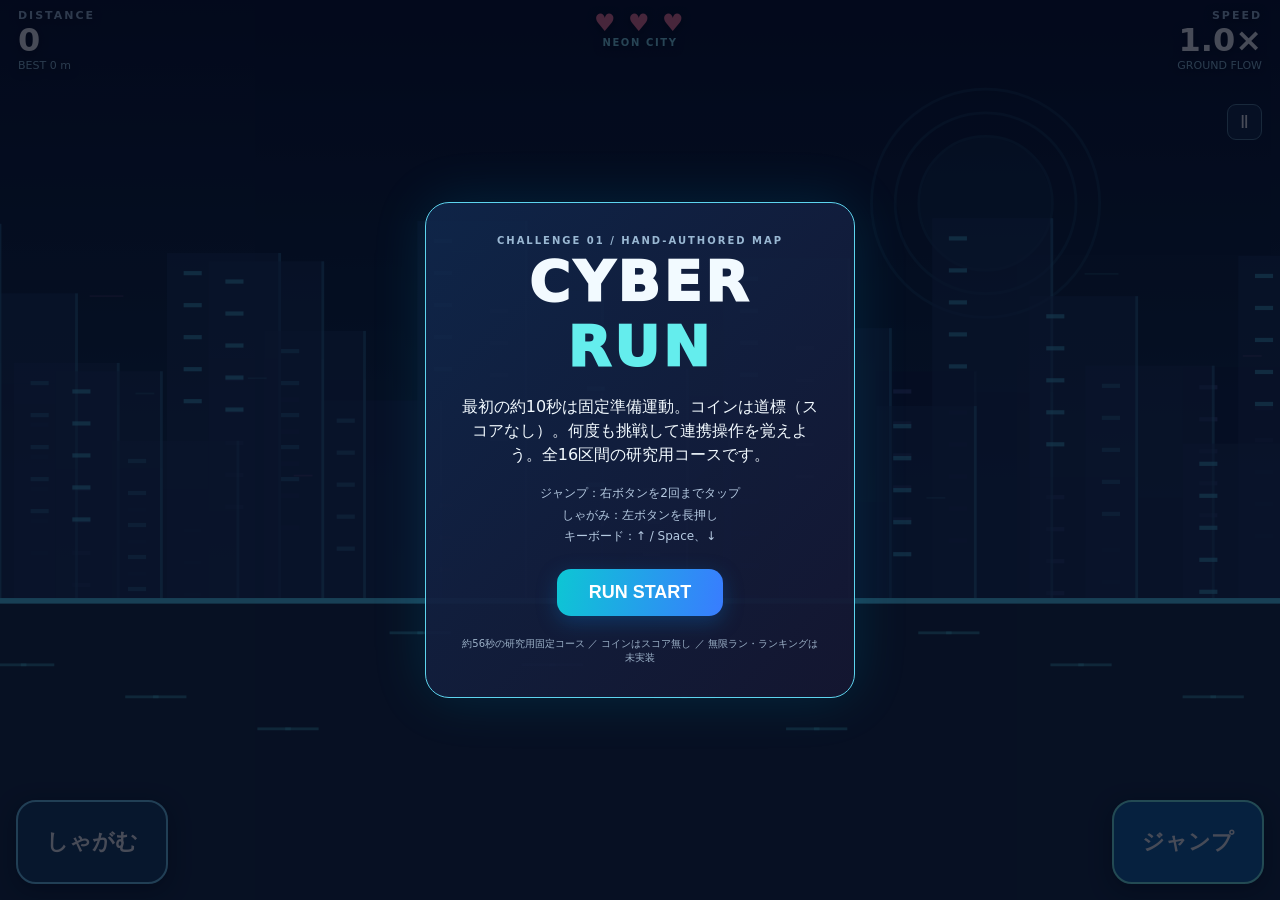
<file: cyber-run-v22-google-sites-draft.html>
<!-- CYBER RUN V2.3.1 experimental, Google Sites READY BUT NOT DEPLOYED.
Trial this game ONLY on GitHub Pages first. Single-file direct-code build. -->
<meta charset="utf-8">
<meta name="viewport" content="width=device-width,initial-scale=1,maximum-scale=1,viewport-fit=cover,user-scalable=no">
<style>
:root{color-scheme:dark;--cyan:#65eeef;--purple:#c185ff;--cream:#f2faff}
*{box-sizing:border-box;-webkit-tap-highlight-color:transparent}
html,body{margin:0;width:100%;height:100%;overflow:hidden;background:#070d20;color:var(--cream);font-family:system-ui,-apple-system,"Hiragino Kaku Gothic ProN",sans-serif;touch-action:none;overscroll-behavior:none;-webkit-user-select:none;user-select:none}
canvas{width:100vw;height:100dvh;display:block;touch-action:none}
#hud{position:fixed;top:max(9px,env(safe-area-inset-top));left:max(18px,env(safe-area-inset-left));right:max(18px,env(safe-area-inset-right));display:flex;justify-content:space-between;align-items:flex-start;z-index:3;pointer-events:none;gap:10px;text-shadow:0 2px 8px #020817}
.metric{min-width:100px;display:flex;flex-direction:column}.metric.right{text-align:right}.metric span{font-size:11px;letter-spacing:.18em;color:#a6c3dd;font-weight:800}.metric strong{font-variant-numeric:tabular-nums;font-size:clamp(20px,3.8vw,32px);line-height:1.15;color:#fff}.metric small{font-size:11px;color:#98c9e0}.center-hud{text-align:center}#hearts{font-size:clamp(16px,3vw,24px);color:#ff7899;white-space:nowrap;letter-spacing:.1em}#region{font-size:10px;letter-spacing:.16em;color:#8be5f5;font-weight:700}
#controls{position:fixed;inset:auto max(16px,env(safe-area-inset-right)) max(16px,env(safe-area-inset-bottom)) max(16px,env(safe-area-inset-left));display:flex;justify-content:space-between;pointer-events:none;z-index:4}.control{pointer-events:auto;touch-action:none;border:2px solid #76d4fa;border-radius:20px;width:clamp(100px,20vw,152px);height:clamp(58px,16vh,84px);font-size:clamp(15px,2.5vw,22px);font-weight:900;color:white;box-shadow:0 6px 20px #02081988;background:#184269ec}.control.jump{background:#126cafee;border-color:#7bfcf2}.control:active,.control.pressed{transform:scale(.96);filter:brightness(1.3)}#pause{position:fixed;z-index:4;top:104px;right:max(18px,env(safe-area-inset-right));background:#162c4dce;color:white;border:1px solid #58859a;border-radius:9px;padding:6px 12px;font-size:18px;touch-action:manipulation}
#overlay{position:fixed;inset:0;display:grid;place-items:center;background:#020818b9;z-index:6;padding:15px}#overlay.hidden{display:none}#panel{width:min(430px,90vw);max-height:95dvh;overflow:auto;text-align:center;border:1px solid #5dd4ee;border-radius:24px;padding:clamp(20px,4vh,32px);background:linear-gradient(135deg,#10274be8,#151631ed);box-shadow:0 0 55px #0bc5e622}h1{margin:3px 0 12px;font-size:clamp(34px,6vw,56px);letter-spacing:.06em;font-weight:950}h1 em{color:#64eded;font-style:normal}.eyebrow{font-size:10px;letter-spacing:.2em;color:#9ab8d3;font-weight:700}#message{font-size:16px;line-height:1.5}.hint{font-size:12px;line-height:1.8;color:#b6cbe2}#primary{border:0;border-radius:14px;background:linear-gradient(100deg,#0dc6d4,#397cff);padding:13px 32px;margin:9px 0;color:white;font-weight:900;font-size:18px;box-shadow:0 6px 20px #0c63aa66}.sub{font-size:10px;color:#9cb2c8;margin-top:12px}
@media (max-height:330px){#pause{top:88px}#region,.metric small{display:none}#panel{padding:12px}.hint{margin:6px 0}.control{height:52px}h1{font-size:28px}}

</style>

<canvas id="game" aria-label="CYBER RUN game"></canvas>
<header id="hud" aria-live="off">
  <div class="metric"><span>DISTANCE</span><strong id="score">0</strong><small id="best">BEST 0 m</small></div>
  <div class="center-hud"><div id="hearts">♥ ♥ ♥</div><div id="region">NEON CITY</div></div>
  <div class="metric right"><span>SPEED</span><strong id="speed">1.0×</strong><small id="distance">GROUND FLOW</small></div>
</header>
<div id="controls"><button id="duck" class="control duck" aria-label="しゃがむ">しゃがむ</button><button id="jump" class="control jump" aria-label="ジャンプ">ジャンプ</button></div>
<button id="pause" aria-label="一時停止">Ⅱ</button>
<div id="overlay" role="dialog" aria-modal="true"><section id="panel">
  <div class="eyebrow">CHALLENGE 01 / HAND-AUTHORED MAP</div>
  <h1>CYBER <em>RUN</em></h1>
  <p id="message">最初の約10秒は固定準備運動。コインは道標（スコアなし）。何度も挑戦して連携操作を覚えよう。全16区間の研究用コースです。</p>
  <p class="hint">ジャンプ：右ボタンを2回までタップ<br>しゃがみ：左ボタンを長押し<br>キーボード：↑ / Space、↓</p>
  <button id="primary">RUN START</button>
  <div class="sub">約56秒の研究用固定コース ／ コインはスコア無し ／ 無限ラン・ランキングは未実装</div>
</section></div>


<script>/* CYBER RUN v0.6 — action-first courses with shared physics and one-way platforms.
 * Units: logical canvas pixels, 120 Hz simulation. No dependencies or remote services.
 */
(function(root,factory){const api=factory();if(typeof module==='object'&&module.exports)module.exports=api;root.CyberRunCore=api})(typeof globalThis!=='undefined'?globalThis:this,function(){
'use strict';
const GROUND=370,GRAVITY=1900,FIRST_JUMP=690,SECOND_JUMP=640,SPRING_JUMP=930,BASE_SPEED=400,MAX_SPEED=1150;
const BODY_W=21,HITBOX_OFFSET_X=6,STAND_H=48,DUCK_H=27,MIN_SECOND_JUMP=.11,DT=1/120;
// Duck-gate fills the reachable jumping lane but leaves an honest crouch-height opening.
// Unlike optional bars, its full collision silhouette extends above maximum ground jump.
const DUCK_GATE_OPENING=28,DUCK_GATE_TOP=GROUND-300,FRAGILE_HOLD=.34,AIR_BOOST_VY=890;
const PATTERNS=[
 // 'script' records the intended action sequence, not the only valid route.
 {name:'street-pulse',theme:'GROUND FLOW',duration:2.20,weight:4,script:[[.22,'jump'],[1.04,'jump']],hazards:[[.48,'low'],[1.31,'low']]},
 {name:'duck-switch',theme:'GROUND FLOW',duration:2.17,weight:4,script:[[.23,'jump'],[.87,'duck-on'],[1.50,'duck-off']],hazards:[[.48,'low'],[1.28,'bar']]},
 {name:'reverse-switch',theme:'GROUND FLOW',duration:2.17,weight:4,script:[[.15,'duck-on'],[.62,'duck-off'],[.84,'jump']],hazards:[[.45,'duck-gate'],[1.14,'low']]},
 {name:'tunnel-run',theme:'TUNNEL FLOW',duration:2.28,weight:3,script:[[.14,'duck-on'],[1.15,'duck-off'],[1.26,'jump']],hazards:[[.45,'duck-gate'],[.87,'bar'],[1.60,'low']]},
 {name:'double-boost',theme:'AIR FLOW',duration:2.25,weight:2.5,minTime:5,script:[[.24,'jump'],[.49,'jump']],hazards:[[.83,'tall']]},
 {name:'sky-bridge',theme:'SKY FLOW',duration:2.29,weight:6,minTime:0,script:[[.20,'jump']],platforms:[[.48,1.42,80]],hazards:[[.99,'low'],[1.25,'low']]},
 {name:'sky-crouch',theme:'SKY FLOW',duration:2.35,weight:4.5,minTime:3,script:[[.18,'jump'],[.93,'duck-on'],[1.38,'duck-off']],platforms:[[.45,1.49,77]],hazards:[[1.17,'platform-bar',0],[1.18,'low']]},
 {name:'fall-and-hop',theme:'SKY FLOW',duration:2.53,weight:3.2,minTime:6,script:[[.18,'jump'],[1.47,'jump']],platforms:[[.45,1.10,77]],hazards:[[.78,'low'],[1.79,'low']]},
 {name:'tunnel-to-sky',theme:'SKY FLOW',duration:2.67,weight:3,minTime:8,script:[[.23,'duck-on'],[.60,'duck-off'],[.79,'jump']],platforms:[[1.00,1.91,81]],hazards:[[.44,'bar'],[1.41,'low'],[1.70,'low']]},
 {name:'sky-gap',theme:'SKY FLOW',duration:2.30,weight:2,minTime:15,script:[[.20,'jump']],platforms:[[.48,1.43,80]],hazards:[[.83,'low']],gaps:[[1.06,58]]},
 {name:'rhythm-three',theme:'GROUND FLOW',duration:2.90,weight:3,minTime:10,script:[[.19,'jump'],[.93,'duck-on'],[1.34,'duck-off'],[1.47,'jump']],hazards:[[.44,'low'],[1.15,'bar'],[1.75,'low']]},
 {name:'sky-low-high',theme:'SKY FLOW',duration:2.65,weight:2.5,minTime:17,script:[[.20,'jump'],[1.47,'jump']],platforms:[[.49,1.13,82]],hazards:[[.87,'low'],[1.83,'low']]},

 // Dense, action-distinct motifs. Scripts are witnessed and rejected at build time if unsafe.
 {name:'triple-strike',theme:'GROUND RHYTHM',duration:3.17,weight:3.7,minTime:3,
  script:[[.20,'jump'],[1.04,'jump'],[1.87,'jump']],hazards:[[.45,'low'],[1.31,'low'],[2.15,'low']]},
 {name:'duck-weave',theme:'TUNNEL FLOW',duration:2.96,weight:4.2,minTime:2,
  script:[[.11,'duck-on'],[.57,'duck-off'],[.73,'jump'],[1.48,'duck-on'],[2.12,'duck-off']],
  hazards:[[.40,'duck-gate'],[1.04,'low'],[1.82,'bar']]},
 {name:'beam-chase',theme:'TUNNEL FLOW',duration:2.57,weight:3.7,minTime:5,
  script:[[.14,'duck-on'],[1.02,'duck-off'],[1.21,'jump']],
  hazards:[[.40,'bar'],[.77,'duck-gate'],[1.46,'low']]},
 {name:'platform-weave',theme:'SKY FLOW',duration:2.68,weight:6.3,minTime:2,
  script:[[.18,'jump'],[.91,'duck-on'],[1.36,'duck-off'],[1.66,'jump']],
  platforms:[[.46,1.38,79]],hazards:[[.93,'low'],[1.14,'platform-bar',0],[1.98,'low']]},
 {name:'drop-and-duck',theme:'SKY FLOW',duration:3.05,weight:3.5,minTime:7,
  script:[[.18,'jump'],[1.44,'duck-on'],[1.90,'duck-off'],[2.06,'jump']],
  platforms:[[.46,1.03,79]],hazards:[[.85,'low'],[1.70,'duck-gate'],[2.33,'low']]},
 {name:'pulse-drone',theme:'MOTION FLOW',duration:2.81,weight:4.1,minTime:4,
  script:[[.12,'duck-on'],[.75,'duck-off'],[.91,'jump'],[1.70,'duck-on'],[2.23,'duck-off']],
  hazards:[[.42,'moving'],[1.20,'low'],[2.02,'duck-gate']]},
 {name:'aerial-surge',theme:'SKY FLOW',duration:2.73,weight:3.8,minTime:10,
  script:[[.17,'jump'],[.98,'jump'],[1.89,'duck-on'],[2.27,'duck-off']],
  platforms:[[.46,1.12,78]],hazards:[[.83,'low'],[1.40,'low'],[2.07,'bar']]},
 {name:'spring-overdrive',theme:'BOOST FLOW',duration:2.72,weight:3.8,minTime:6,
  script:[[1.80,'duck-on'],[2.24,'duck-off']],pads:[[.38,46]],hazards:[[.86,'tall'],[2.03,'bar']]},
 {name:'spring-to-sky',theme:'BOOST FLOW',duration:2.81,weight:3.0,minTime:10,
  script:[[1.22,'duck-on'],[1.69,'duck-off']],pads:[[.31,46]],
  platforms:[[.81,1.68,110]],hazards:[[1.48,'platform-bar',0],[1.37,'low']]},
 // Two-height courses are genuinely different traversals: the witnessed path
 // touches BOTH suspended floors, then releases naturally into the next section.
 {name:'sky-stepdown',theme:'SKY FLOW',duration:2.78,weight:3.0,minTime:8,
  script:[[.19,'jump'],[1.48,'jump']],platforms:[[.47,1.02,85],[1.12,1.63,45]],
  hazards:[[.77,'low'],[1.83,'low']]},
 {name:'sky-stepduck',theme:'SKY FLOW',duration:2.88,weight:2.8,minTime:12,
  script:[[.19,'jump'],[1.37,'duck-on'],[1.77,'duck-off'],[1.92,'jump']],
  platforms:[[.46,1.05,80],[1.12,1.88,45]],
  hazards:[[.80,'low'],[1.60,'platform-bar',1],[2.23,'low']]},
 // Higher-distance mastery bursts: several alternating commands in one continuous flow.
 {name:'rhythm-five',theme:'RHYTHM BURST',duration:3.52,weight:4.8,minTime:12,
  script:[[.13,'jump'],[.84,'duck-on'],[1.23,'duck-off'],[1.31,'jump'],[2.01,'duck-on'],[2.40,'duck-off'],[2.50,'jump']],
  hazards:[[.43,'low'],[1.07,'bar'],[1.61,'low'],[2.25,'bar'],[2.80,'low']]},
 {name:'overdrive-rhythm',theme:'RHYTHM BURST',duration:4.56,weight:6.0,minTime:40,
  script:[[.13,'jump'],[.84,'duck-on'],[1.23,'duck-off'],[1.31,'jump'],[2.01,'duck-on'],[2.40,'duck-off'],[2.50,'jump'],[3.21,'duck-on'],[3.60,'duck-off'],[3.68,'jump']],
  hazards:[[.43,'low'],[1.07,'bar'],[1.61,'low'],[2.25,'bar'],[2.80,'low'],[3.45,'bar'],[4.00,'low']]},
 // Ascending aerial routes: land on a low platform, jump to a HIGHER one,
 // then exit naturally. The alternate adds a ceiling on the second level.
 {name:'sky-ascend',theme:'SKY CLIMB',duration:3.10,weight:3.9,minTime:12,
  script:[[.19,'jump'],[.89,'jump']],platforms:[[.46,1.19,75],[1.32,2.10,142]],
  hazards:[[.81,'low'],[1.81,'low']]},
 {name:'sky-ascend-duck',theme:'SKY CLIMB',duration:3.15,weight:3.9,minTime:15,
  script:[[.19,'jump'],[.89,'jump'],[1.65,'duck-on'],[2.15,'duck-off']],
  platforms:[[.46,1.20,75],[1.32,2.25,142]],
  hazards:[[.81,'low'],[1.91,'platform-bar',1]]},
 // Two new MECHANICAL systems for V0.8, not just different hurdle graphics:
 // A fragile catwalk disappears 340ms after touchdown, demanding a second jump.
 {name:'fracture-hop',theme:'FRACTURE CHASM',duration:2.50,weight:7.5,minTime:22,challenge:true,
  script:[[.20,'jump'],[.96,'jump']],platforms:[[.48,1.23,75,'fragile']],
  gaps:[[1.00,1.20,'seconds']],hazards:[]},
 {name:'fracture-shutter',theme:'FRACTURE CHASM',duration:3.25,weight:7,minTime:37,challenge:true,
  script:[[.20,'jump'],[.96,'jump'],[2.15,'duck-on'],[2.70,'duck-off']],
  platforms:[[.48,1.23,75,'fragile']],gaps:[[1.00,1.20,'seconds']],
  hazards:[[2.43,'duck-gate']]},
 // An airborne boost ring is hitbox-activated once and needed to clear the gap.
 {name:'orb-leap',theme:'AERIAL REBOUND',duration:2.55,weight:7.5,minTime:22,challenge:true,
  script:[[.17,'jump'],[1.10,'jump']],pads:[[.80,44,95,'airboost']],
  gaps:[[1.03,1.55,'seconds']],hazards:[]},
 {name:'orb-gate',theme:'AERIAL REBOUND',duration:3.28,weight:7,minTime:52,challenge:true,
  script:[[.17,'jump'],[1.10,'jump'],[2.13,'duck-on'],[2.76,'duck-off']],
  pads:[[.80,44,95,'airboost']],gaps:[[1.03,1.55,'seconds']],
  hazards:[[2.42,'duck-gate']]},
 // Endgame mastery: the broken catwalk and air ring BOTH matter. The exit
 // requires crouching after the second, longer airborne phase.
 {name:'fracture-rebound-gate',theme:'MASTER CHAIN',duration:3.55,weight:7,minTime:75,challenge:true,
  script:[[.20,'jump'],[.96,'jump'],[2.42,'duck-on'],[3.01,'duck-off']],
  platforms:[[.48,1.23,75,'fragile']],pads:[[1.40,44,225,'airboost']],
  gaps:[[1.30,1.90,'seconds']],hazards:[[2.65,'duck-gate']]},
 {name:'breather',theme:'RECOVERY',duration:1.12,weight:.15,script:[],hazards:[]},
];
function speedAt(seconds){return Math.min(MAX_SPEED,BASE_SPEED+Math.max(0,seconds)*7.5)}
function timeToTravel(seconds,distance){
 const v=speedAt(seconds),a=7.5,cap=(MAX_SPEED-v)/a,capDistance=v*cap+.5*a*cap*cap;
 if(distance<=capDistance)return (Math.sqrt(v*v+2*a*distance)-v)/a;
 return cap+(distance-capDistance)/MAX_SPEED;
}
function randomizer(seed){let n=seed>>>0;return function(){n=(Math.imul(n,1664525)+1013904223)>>>0;return n/4294967296}}
function overlap(a,b){return a.x<b.x+b.w&&a.x+a.w>b.x&&a.y<b.y+b.h&&a.y+a.h>b.y}
function intersectsGap(rect,g){return rect.x+rect.w*.77>g.x&&rect.x+rect.w*.23<g.x+g.w}
function rectAt(x,bottom,duck){const h=duck?DUCK_H:STAND_H;return{x,y:bottom-h+4,w:BODY_W,h:h-7}}
function hazardAt(h,time){return h.kind==='moving'?{...h,y:GROUND-87+Math.sin(time*3.5+h.phase)*27}:h}
function makeRunner(x=0){return{x,bottom:GROUND,vy:0,jumps:0,duck:false,support:'ground',coyote:0,jumpBuffer:0,lastJump:-100,hp:3,fragileTimes:Object.create(null),airBoosts:Object.create(null)}}
function isSupported(state){return state.support!==null}
function physicsStep(p,dt,x,platforms,gaps,duckHeld,jumpRequested,time,rescue=0,pads=[]){
 const prevBottom=p.bottom,wasSupported=p.support!==null;
 p.x=x;
 if(jumpRequested)p.jumpBuffer=.105;else p.jumpBuffer=Math.max(0,p.jumpBuffer-dt);
 p.coyote=Math.max(0,p.coyote-dt);
 if(p.jumpBuffer>0&&p.jumps<2&&time-p.lastJump>=MIN_SECOND_JUMP&&(p.jumps>0||wasSupported||p.coyote>0)){
  const first=p.jumps===0;p.vy=-(first?FIRST_JUMP:SECOND_JUMP);p.jumps++;p.lastJump=time;p.support=null;p.coyote=0;p.jumpBuffer=0;
 }
 p.duck=!!duckHeld&&p.jumps===0&&p.support!==null;
 p.vy+=GRAVITY*dt;
 p.bottom+=p.vy*dt;
 let landing=null;
 if(p.vy>=0){
  for(const platform of platforms){
   // Fragile catwalks collapse shortly after the first real touchdown.
   if(platform.kind==='fragile'&&p.fragileTimes[platform.id]!==undefined&&time-p.fragileTimes[platform.id]>=FRAGILE_HOLD)continue;
   // Only collide when descending across the upper face: jump from underneath passes through.
   if(prevBottom<=platform.y+.001&&p.bottom>=platform.y&&x+HITBOX_OFFSET_X+BODY_W*.86>platform.x&&x+HITBOX_OFFSET_X+BODY_W*.14<platform.x+platform.w){
    if(!landing||platform.y<landing.y)landing={y:platform.y,id:platform.id};
   }
  }
  if(prevBottom<=GROUND+.001&&p.bottom>=GROUND){
   const feet=rectAt(x+HITBOX_OFFSET_X,p.bottom,p.duck);
   if(rescue>0||!gaps.some(g=>intersectsGap(feet,g))){if(!landing||GROUND<landing.y)landing={y:GROUND,id:'ground'}}
  }
 }
 if(landing){
  const spring=landing.id==='ground'&&pads.find(pad=>(!pad.kind||pad.kind==='spring')&&x+HITBOX_OFFSET_X+BODY_W*.86>pad.x&&x+HITBOX_OFFSET_X+BODY_W*.14<pad.x+pad.w);
  if(spring){p.bottom=GROUND;p.vy=-SPRING_JUMP;p.jumps=1;p.support=null;p.coyote=0;p.duck=false;p.jumpBuffer=0}
  else {p.bottom=landing.y;p.vy=0;p.jumps=0;p.support=landing.id;p.coyote=.075;p.duck=!!duckHeld; /* Retain a buffered jump through touchdown. */
   const floor=platforms.find(f=>f.id===landing.id);
   if(floor?.kind==='fragile'&&p.fragileTimes[landing.id]===undefined)p.fragileTimes[landing.id]=time;
  }
 }
 else {p.support=null;if(wasSupported&&p.jumps===0)p.coyote=.075;if(p.jumps===0&&p.coyote<=0)p.jumps=1;p.duck=false}
 // The airborne ring automatically fires once when the runner physically enters it.
 if(p.support===null){
  const body=rectAt(x+HITBOX_OFFSET_X,p.bottom,p.duck);
  for(const pad of pads){
   if(pad.kind!=='airboost'||p.airBoosts[pad.id])continue;
   if(overlap(body,{x:pad.x,y:pad.y,w:pad.w,h:pad.h||34})){
    p.vy=-AIR_BOOST_VY;p.jumps=1;p.airBoosts[pad.id]=true;break;
   }
  }
 }
 return p;
}
function buildPattern(x,seconds,speed,pattern,rng,riff=0){
 const duration=pattern.duration;
 const distance=t=>{
  // Travel at the real acceleration curve, not the speed sampled at chunk entry.
  const initial=Math.max(0,Math.min(MAX_SPEED,BASE_SPEED+seconds*7.5));
  const untilCap=(MAX_SPEED-initial)/7.5;
  const rising=Math.min(t,Math.max(0,untilCap));
  return initial*rising+3.75*rising*rising+MAX_SPEED*Math.max(0,t-rising);
 };
 const platforms=(pattern.platforms||[]).map(([a,b,height,kind],i)=>({id:pattern.name+':'+(kind==='fragile'?Math.round(seconds*1000)+':':'')+i,x:x+distance(a),w:distance(b-a),y:GROUND-height,kind:kind||'one-way'}));
 // Micro-riffs change the relative timing of existing hazards, not the move script.
 // Variants must be independently certified against the real runner physics.
 const hazards=[];let hazardIndex=0;
 for(const [at,kind,extra] of pattern.hazards){
  const timingShift=riff===1?(hazardIndex%2?-.014:.016):
   riff===2?(hazardIndex%2?.016:-.014):
   riff===3?(hazardIndex%3===0?.024:-.012):0;
  hazardIndex++;
  const sz={low:[32,36,GROUND-36],bar:[69,29,GROUND-64],'duck-gate':[84,GROUND-DUCK_GATE_OPENING-DUCK_GATE_TOP,DUCK_GATE_TOP],tall:[40,158,GROUND-158],moving:[34,28,GROUND-87],
   'platform-bar':[65,28,GROUND-(pattern.platforms?.[extra]?.[2]||80)-62]};
  const [w,h,y]=sz[kind];hazards.push({x:x+distance(at+timingShift)-w/2,y,w,h,kind,phase:0});
 }
 const pads=(pattern.pads||[]).map(([at,width,height,kind],i)=>({id:pattern.name+':'+Math.round(seconds*1000)+':pad:'+i,x:x+distance(at)-width/2,w:width,y:kind==='airboost'?GROUND-height:GROUND,h:kind==='airboost'?34:10,kind:kind||'spring'}));
 const gaps=(pattern.gaps||[]).map(([at,width,unit])=>{const w=unit==='seconds'?distance(at+width/2)-distance(at-width/2):width;return{x:x+distance(at)-w/2,w}});
 return {type:pattern.name,theme:pattern.theme,x,length:distance(duration),seconds,speed,hazards,gaps,platforms,pads,pickups:[],script:pattern.script,pattern,riff};
}
// Replays a desired movement sequence using the SAME physics tick as the game, checking
// environment collision and cross-boundary grounded handoff. No search on the iPad.
function replayPattern(segment,opts={}){
 const dt=DT,offset=opts.offset||0,x0=segment.x,initialTime=segment.seconds;
 const pattern=segment.pattern||PATTERNS.find(p=>p.name===segment.type);
 if(!pattern)return {ok:false,reason:'unknown pattern'};
 // Verify independent per-action input drift; the chronological order may change.
 const events=(pattern.script||[]).map((event,i)=>[event[0]+(opts.actionOffsets?.[i]||0),event[1]]).sort((a,b)=>a[0]-b[0]);
 const runner=makeRunner(x0);let time=0,covered=0,next=0,duck=false,steps=0;
 const route=[];
 const maxSteps=Math.max(1000,Math.ceil((pattern.duration||0)/dt)+90);
 while(covered<segment.length&&steps++<maxSteps){
  let request=false;
  while(next<events.length&&events[next][0]+offset<=time+1e-6){const action=events[next++][1];if(action==='jump')request=true;else if(action==='duck-on')duck=true;else if(action==='duck-off')duck=false}
  covered+=speedAt(initialTime+time)*dt;
  const worldX=x0+covered;
  physicsStep(runner,dt,worldX,segment.platforms,segment.gaps,duck,request,initialTime+time,0,segment.pads);
  const rect=rectAt(worldX+HITBOX_OFFSET_X,runner.bottom,runner.duck);
  if(runner.bottom>GROUND+10)return {ok:false,reason:'fell',time,worldX};
  if(segment.hazards.some(h=>overlap(rect,hazardAt(h,initialTime+time))))return {ok:false,reason:'hazard',time,worldX};
  if(opts.trace)route.push({time,worldX,bottom:runner.bottom,jumps:runner.jumps,support:runner.support,duck:runner.duck});
  time+=dt;
 }
 if(steps>=maxSteps||runner.support!=='ground'||runner.jumps!==0)return {ok:false,reason:'bad handoff',time,bottom:runner.bottom,support:runner.support};
 return {ok:true,time,steps,route};
}
function verifyPattern(p,seconds,opts={}){
 const segment=buildPattern(0,seconds,speedAt(seconds),p,randomizer(123));
 const offsets=opts.offsets||[0,.025,-.025];
 return offsets.every(offset=>replayPattern(segment,{offset}).ok);
}

// V0.7 experimental: PLAN CONTROLS -> SIMULATE ACTUAL RUNNER -> PLACE TERRAIN.
// Legacy motif library remains as a fallback while human-time-jitter QA is expanded.
function trajectoryTrace(events,duration,seconds,platforms=[]){
 const p=makeRunner(0),trace=[],dt=DT;let next=0,duck=false;
 const distance=t=>{const v=speedAt(seconds),cap=(MAX_SPEED-v)/7.5,rise=Math.min(t,Math.max(0,cap));return v*rise+3.75*rise*rise+MAX_SPEED*Math.max(0,t-rise)};
 for(let frame=0;frame<Math.ceil(duration/dt);frame++){
  const t=frame*dt;let jump=false;
  while(next<events.length&&events[next][0]<=t+1e-6){const action=events[next++][1];if(action==='jump')jump=true;else if(action==='duck-on')duck=true;else if(action==='duck-off')duck=false}
  const x=distance(t+dt);
  physicsStep(p,dt,x,platforms,[],duck,jump,seconds+t);
  trace.push({t,x,bottom:p.bottom,duck:p.duck,jumps:p.jumps,support:p.support});
  if(p.bottom>GROUND+10)return null;
 }
 return p.support==='ground'?trace:null;
}
function trajectoryComposition(seconds,rng){
 const moves=['vault','slide','double','gap','slide-vault','vault-slide','sky-line','sky-stair'];
 const pressure=Math.min(1,seconds/100),count=4+Math.floor(rng()*2)+Math.floor(pressure);
 // Shorter links between distinct actions, not artificially faster jump physics.
 const bridge=seconds>=55?.15:seconds>=20?.055:0;
 const script=[],needs=[];let cursor=.18,last='',skyIndex=0,stairCount=0,skyFloorCount=0;
 for(let i=0;i<count;i++){
  let choices=moves.slice();
  if(seconds<9)choices=choices.filter(v=>v!=='double'&&v!=='sky-line'&&v!=='sky-stair');
  if(seconds<20)choices=choices.filter(v=>v!=='sky-stair');
  let name=choices[Math.floor(rng()*choices.length)];
  if(name===last)name=choices[(choices.indexOf(name)+2)%choices.length];
  // Bound repeated multi-floor height solves. One segment can still contain
  // a real two-tier stair with a raised crouch, or two simpler sky landings.
  if(name==='sky-stair'&&stairCount>0)name='slide-vault';
  if((name==='sky-stair'?2:name==='sky-line'?1:0)+skyFloorCount>2)name='vault-slide';
  if(name==='sky-stair'){stairCount++;skyFloorCount+=2}
  else if(name==='sky-line')skyFloorCount++;
  last=name;const t=cursor;
  const act=(at,action)=>script.push([at,action]);
  const want=(kind,start,end,index=null)=>needs.push({kind,start,end,index});
  if(name==='sky-stair'){
   // Plan actions before terrain: low landing -> jump to high landing ->
   // crouch under an elevated beam -> fall naturally to ground.
   act(t,'jump');act(t+.87,'jump');act(t+1.48,'duck-on');act(t+2.06,'duck-off');
   const first=skyIndex++,second=skyIndex++;
   want('platform',t+.29,t+1.08,first);
   want('platform',t+1.24,t+1.93,second);
   want('platform-bar',t+1.73,t+1.80,second);
   cursor=t+2.56-bridge;
  }else if(name==='sky-line'){
   act(t,'jump');act(t+.98,'jump');const index=skyIndex++;
   want('platform',t+.28,t+1.50,index);
   want('platform-low',t+1.35,t+1.46,index);cursor=t+2.12-bridge;
  }else if(name==='slide'){
   act(t,'duck-on');act(t+.56,'duck-off');want('duck-gate',t+.24,t+.35);cursor=t+.84-bridge;
  }else if(name==='vault'){
   act(t,'jump');want('low',t+.29,t+.38);cursor=t+.92-bridge;
  }else if(name==='double'){
   act(t,'jump');act(t+.36,'jump');want('tall',t+.69,t+.87);cursor=t+1.58-bridge;
  }else if(name==='gap'){
   act(t,'jump');want('gap',t+.30,t+.42);cursor=t+.92-bridge;
  }else if(name==='slide-vault'){
   act(t,'duck-on');act(t+.57,'duck-off');act(t+.79,'jump');
   want('duck-gate',t+.25,t+.37);want('low',t+1.10,t+1.21);cursor=t+1.69-bridge;
  }else{
   act(t,'jump');act(t+.94,'duck-on');act(t+1.50,'duck-off');
   want('low',t+.30,t+.38);want('bar',t+1.19,t+1.31);cursor=t+1.77-bridge;
  }
 }
 script.sort((a,b)=>a[0]-b[0]);return {script,needs,duration:cursor+.18,count};
}
function composeTrajectoryAttempt(x,seconds,rng){
 const plan=trajectoryComposition(seconds,rng);
 const pilot=trajectoryTrace(plan.script,plan.duration,seconds);
 if(!pilot)return null;
 const distance=t=>{const v=speedAt(seconds),cap=(MAX_SPEED-v)/7.5,rise=Math.min(t,Math.max(0,cap));return v*rise+3.75*rise*rise+MAX_SPEED*Math.max(0,t-rise)};
 const platforms=[];
 for(const need of plan.needs.filter(n=>n.kind==='platform')){
  // Successive floors are derived from the trace AFTER earlier landings.
  // The simulation uses segment-local X, terrain uses world X.
  const staged=platforms.length?
    trajectoryTrace(plan.script,plan.duration,seconds,platforms.map(p=>({...p,x:p.x-x}))):pilot;
  if(!staged)return null;
  const ref=staged.find(p=>p.t>=need.start+.30);if(!ref)return null;
  const y=Math.round(ref.bottom);
  if(y>GROUND-55||y<GROUND-150)return null;
  platforms.push({id:'trace-route:'+platforms.length,x:x+distance(need.start),w:distance(need.end)-distance(need.start),y,kind:'one-way'});
 }
 const trace=platforms.length?trajectoryTrace(plan.script,plan.duration,seconds,platforms.map(p=>({...p,x:p.x-x}))):pilot;
 if(!trace)return null;
 const name='trace-route';
 const pattern={name,theme:platforms.length?'SKY TRACE':'KINETIC TRACE',duration:plan.duration,weight:1,script:plan.script,hazards:[],gaps:[],platforms:platforms.map(p=>[0,0,GROUND-p.y]),pads:[]};
 const obstacles=[],gaps=[];
 for(const need of plan.needs){
  if(need.kind==='platform')continue;
  const options=trace.filter(p=>p.t>=need.start&&p.t<=need.end&&(
   need.kind==='platform-bar'?p.duck&&p.support===platforms[need.index]?.id:
   need.kind==='platform-low'?p.bottom<=platforms[need.index].y-50:
   (need.kind==='bar'||need.kind==='duck-gate')?p.duck&&p.support!==null:
   need.kind==='tall'?p.bottom<=GROUND-170:
   need.kind==='gap'?p.bottom<=GROUND-70:p.bottom<=GROUND-65));
  if(!options.length)return null;
  const target=options[Math.floor(options.length*.48)],wx=x+target.x;
  if(need.kind==='gap'){
   const width=44+speedAt(seconds+target.t)*.035;
   gaps.push({x:wx-width/2,w:width});
   pattern.gaps.push([target.t,width]);
  }else{
   const sizes={low:[32,36,GROUND-36],bar:[69,29,GROUND-64],'duck-gate':[84,GROUND-DUCK_GATE_OPENING-DUCK_GATE_TOP,DUCK_GATE_TOP],tall:[40,142,GROUND-142],
    'platform-low':[35,28,platforms[need.index]?.y-28],
    'platform-bar':[52,28,platforms[need.index]?.y-62]};
   const [w,h,y]=sizes[need.kind];obstacles.push({x:wx-w/2,w,h,y,kind:need.kind,phase:0});
   pattern.hazards.push([target.t,need.kind]);
  }
 }
 const segment={type:name,theme:pattern.theme,x,length:distance(plan.duration),seconds,speed:speedAt(seconds),hazards:obstacles,gaps,
  platforms,pads:[],pickups:[],script:plan.script,pattern,riff:0,origin:'trajectory-first',planCount:plan.count};
 // Reuse actual game physics; do not allow a route with no certified solution.
 if(![0,-.02,.02,-.04,.04].every(offset=>replayPattern(segment,{offset}).ok))return null;
 // No decorative fake platforms: every created floor must actually be landed on.
 if(platforms.length){
  const route=replayPattern(segment,{trace:true}).route;
  const touched=new Set(route.filter(p=>p.support&&p.support!=='ground').map(p=>p.support));
  if(!platforms.every(p=>touched.has(p.id)))return null;
 }
 // Denser links must survive independent action timing changes, not only a
 // uniform shift that unrealistically preserves every relative input gap.
 if(seconds>=20){
  const events=plan.script;
  const probes=[
   events.map((_,i)=>i%2===0?.10:-.10),
   events.map((_,i)=>i%2===0?-.10:.10),
   events.map((_,i)=>((Math.imul(i+17,1103515245)>>>24)/255-.5)*.20),
   events.map((_,i)=>((Math.imul(i+47,1664525)>>>24)/255-.5)*.20)
  ];
  if(!probes.every(actionOffsets=>replayPattern(segment,{actionOffsets}).ok))return null;
 }
 return segment;
}

function composeTrajectorySegment(x,seconds,rng){
 // Bounded retry of action plans rejected by landing, gap, and jitter checks.
 // Remains opt-in and never delays the stable V0.6 runner.
 for(let attempt=0;attempt<3;attempt++){
  const candidate=composeTrajectoryAttempt(x,seconds,rng);
  if(candidate)return candidate;
 }
 return null;
}
function makeSegment(x,seconds,rng,hp,recent={}){
 const speed=speedAt(seconds);
 // Genuine advanced mechanics should recur; do not bury them inside 30 motifs.
 // Avoid three consecutive repeats, while keeping the procedural action-first
 // route generator and the original aerial patterns for variety.
 const specials=PATTERNS.filter(p=>p.challenge&&(p.minTime||0)<=seconds);
 const recentSpecial=(recent.recentTypes||[]).some(name=>PATTERNS.some(p=>p.challenge&&p.name===name));
 const chance=seconds>=55?.30:seconds>=25?.21:.08;
 if(specials.length&&!recentSpecial&&rng()<chance){
  const multi=seconds>=45?specials.filter(p=>p.script.length>=4):specials;
  const choices=multi.length?multi:specials;
  const alternate=choices.filter(p=>p.name!==recent.type);
  const pool=alternate.length?alternate:choices;
  const pattern=pool[Math.floor(rng()*pool.length)];
  const segment=buildPattern(x,seconds,speed,pattern,rng,0);
  // Preserve the V0.7 rare recovery rule in advanced routes too.
  if(hp<3&&seconds>20&&rng()<.0025)segment.pickups.push({x:x+speed*.10,y:GROUND-24,r:13,kind:'heart'});
  return segment;
 }
 // Experimental V0.7 route-first generator, with legacy motifs as safe fallback.
 if(typeof globalThis!=='undefined'&&globalThis.CYBER_RUN_V07_EXPERIMENTAL===true&&rng()<(seconds<10?.34:.73)){
  const composed=composeTrajectorySegment(x,seconds,rng);
  if(composed)return composed;
 }
 const allowed=PATTERNS.filter(p=>(p.minTime||0)<=seconds);
 // Recoveries appear intermittently, not repeated at random after every course.
 // Strong anti-repetition without fixing an exact sequence; a smooth pressure curve
 // alternates intense clusters and brief recovery beats.
 const target=2.65+.48*Math.sin(seconds*.18);
 const weighted=allowed.map(p=>{
  const difficulty=p.name==='breather'?.65:p.platforms?.length?3.2:p.hazards.length>=3?3.0:2.4;
  let weight=p.weight*Math.max(.20,1-Math.abs(target-difficulty)*.46);
  // Beyond the opening, prioritize more decisions per second, not just speed.
  const pressure=Math.min(1,Math.max(0,(seconds-12)/78));
  const active=(p.script||[]).filter(action=>action[1]==='jump'||action[1]==='duck-on').length;
  if(active>=4)weight*=1+pressure*2.0;
  else if(active>=3)weight*=1+pressure*.9;
  else if(active<=1&&p.name!=='breather')weight*=1-pressure*.5;
  if(p.name===recent.type)weight*=.025;
  if(p.theme===recent.theme)weight*=.32;
  if((recent.recentTypes||[]).includes(p.name))weight*=.46;
  if((recent.recentThemes||[]).includes(p.theme))weight*=.72;
  if(p.name==='breather'&&recent.type==='breather')weight*=.1;
  return {p,weight};
 });
 const total=weighted.reduce((sum,z)=>sum+z.weight,0);
 let needle=rng()*total,pattern=allowed[allowed.length-1];
 for(const {p,weight} of weighted){needle-=weight;if(needle<0){pattern=p;break}}
 // Pre-certified micro-riffs keep the action grammar intact while varying actual
 // obstacle timing. rhythm-three has less clearance and permits only safe riffs.
 const approvedRiffs=pattern.name==='rhythm-five'?[0,2]:
  pattern.name==='aerial-surge'?[0,1]:[0,1,2,3];
 const riff=approvedRiffs[Math.floor(rng()*approvedRiffs.length)];
 const segment=buildPattern(x,seconds,speed,pattern,rng,riff);
 // Healing is deliberately rare, random, and never spawns at full HP. No score pickups.
 if(hp<3&&seconds>20&&rng()<.0025){segment.pickups.push({x:x+speed*.10,y:GROUND-24,r:13,kind:'heart'})}
 return segment;
}
return {GROUND,GRAVITY,FIRST_JUMP,SECOND_JUMP,SPRING_JUMP,BASE_SPEED,MAX_SPEED,BODY_W,STAND_H,DUCK_H,DT,MIN_SECOND_JUMP,PATTERNS,
 speedAt,timeToTravel,trajectoryTrace,trajectoryComposition,composeTrajectorySegment,DUCK_GATE_TOP,DUCK_GATE_OPENING,FRAGILE_HOLD,AIR_BOOST_VY,randomizer,overlap,intersectsGap,rectAt,hazardAt,makeRunner,isSupported,physicsStep,buildPattern,replayPattern,verifyPattern,makeSegment,HITBOX_OFFSET_X};
});
</script>
<script>/* CYBER RUN — animated neon stick runner, cosmetic only; no hitbox or game RNG changes. */
(function(root, factory) {
  const api=factory();
  if(typeof module==='object'&&module.exports)module.exports=api;
  root.CyberRunStickman=api;
})(typeof globalThis!=='undefined'?globalThis:this,function(){
  'use strict';
  const TAU=Math.PI*2;
  function point(x,y){return {x,y}}
  function pose({time=0, phase=null, intensity=0, duck=false, supported=true, jumps=0, vy=0, boost=false}={}) {
    // Origin is ground level under the stick figure. Crouch fits 27px.
    if(duck && supported){
      const bob=Math.sin(time*15)*.5;
      const head=point(5,-20.0+bob),shoulder=point(1,-15.5+bob),hip=point(-4,-9.5);
      return {type:'crouch',head,radius:5.2,shoulder,hip,
        arms:[[shoulder,point(8,-13),point(14,-12)], [shoulder,point(-7,-10),point(-11,-5)]],
        legs:[[hip,point(5,-6),point(11,-1)], [hip,point(-11,-5),point(-14,-1)]]};
    }
    // Integrated phase keeps the gait continuous as running speed increases.
    // Time is a fallback for independent animation preview and test harnesses.
    const running=supported,gaitPhase=Number.isFinite(phase)?phase:time*(19+11*Math.min(1,Math.max(0,intensity)));
    const s=Math.sin(gaitPhase),c=Math.cos(gaitPhase);
    const lean=running?1.3+intensity*2.5:vy<0?1:0;
    // One foot plants while the other swings, instead of two free-spinning legs.
    const bounce=running?(1.0+intensity)*Math.pow(Math.sin(gaitPhase),2):0;
    const head=point(lean+1,-40+bounce),shoulder=point(lean,-30+bounce),hip=point(-1,-18+bounce);
    let arms,legs,type;
    if(running){
      type='run';
      const stride=17+intensity*5, duty=.47-intensity*.04, lift=9+intensity*4;
      const smooth=u=>u*u*(3-2*u);
      function foot(phaseOffset){
        const u=((gaitPhase/6.283185307179586+phaseOffset)%1+1)%1;
        if(u<duty)return point(stride*(.5-u/duty),-1);
        const w=(u-duty)/(1-duty);
        return point(stride*(-.5+smooth(w)),-1-lift*Math.sin(Math.PI*w));
      }
      const nearFoot=foot(0),farFoot=foot(.5);
      const knee=(end,bend)=>point(hip.x+(end.x-hip.x)*.52+bend,-10+(end.y+1)*.22);
      legs=[[hip,knee(nearFoot,3),nearFoot],[hip,knee(farFoot,-2),farFoot]];
      arms=[
        [point(shoulder.x-2,shoulder.y),point(-4-nearFoot.x*.50,-24),point(-5-nearFoot.x*.67,-18)],
        [point(shoulder.x+2,shoulder.y),point(4-farFoot.x*.50,-24),point(6-farFoot.x*.67,-18)]
      ];
    }else if(boost || jumps>=2){
      type='double';
      arms=[[shoulder,point(-10,-35),point(-15,-40)], [shoulder,point(11,-36),point(16,-39)]];
      legs=[[hip,point(10,-16),point(9,-8)], [hip,point(-10,-17),point(-7,-8)]];
    }else{
      // No one-frame pose snap at the jump apex: blend limb joints with vertical
      // velocity while keeping the collision state and hitbox unchanged.
      const t=Math.max(0,Math.min(1,(vy+150)/330));
      const fallBlend=t*t*(3-2*t);
      const interpolate=(a,b)=>point(a.x+(b.x-a.x)*fallBlend,a.y+(b.y-a.y)*fallBlend);
      const jumpingArms=[[shoulder,point(-8,-36),point(-12,-41)], [shoulder,point(9,-36),point(13,-42)]];
      const fallingArms=[[shoulder,point(-10,-28),point(-14,-23)], [shoulder,point(10,-28),point(15,-24)]];
      const jumpingLegs=[[hip,point(7,-12),point(13,-7)], [hip,point(-7,-11),point(-5,-3)]];
      const fallingLegs=[[hip,point(5,-10),point(7,0)], [hip,point(-5,-10),point(-9,0)]];
      const blend=(a,b)=>a.map((limb,i)=>limb.map((joint,j)=>interpolate(joint,b[i][j])));
      type=vy<90?'jump':'fall';
      arms=blend(jumpingArms,fallingArms);
      legs=blend(jumpingLegs,fallingLegs);
    }
    return {type,head,radius:6.2,shoulder,hip,arms,legs};
  }
  function draw(ctx, x, bottom, state={}) {
    const p=pose(state);
    ctx.save();ctx.translate(x+18,bottom);
    ctx.lineCap='round';ctx.lineJoin='round';
    const ink='#081728', neon=state.boost?'#ffef9b':'#71ffe3';
    function limb(points,color,width){
      ctx.beginPath();ctx.moveTo(points[0].x,points[0].y);
      for(let i=1;i<points.length;i++)ctx.lineTo(points[i].x,points[i].y);
      ctx.strokeStyle=color;ctx.lineWidth=width;ctx.stroke();
    }
    for(let i=0;i<2;i++){
      limb(p.legs[i],ink,6.6);limb(p.legs[i],neon,3.2);
      limb(p.arms[i],ink,5.6);limb(p.arms[i],i===0?'#35c8dd':neon,2.8);
    }
    limb([p.hip,p.shoulder],ink,7.7);limb([p.hip,p.shoulder],neon,4.1);
    ctx.shadowColor=neon;ctx.shadowBlur=7;
    ctx.beginPath();ctx.arc(p.head.x,p.head.y,p.radius,0,TAU);
    ctx.fillStyle=ink;ctx.fill();ctx.strokeStyle=neon;ctx.lineWidth=3;ctx.stroke();
    ctx.shadowBlur=0;
    ctx.fillStyle='#eafff8';ctx.fillRect(p.head.x+2.1,p.head.y-1,2.5,2.5);
    ctx.fillStyle='#b9fff0';
    for(const limbPoints of [...p.legs,...p.arms]){
      const joint=limbPoints[1];ctx.beginPath();ctx.arc(joint.x,joint.y,1.7,0,TAU);ctx.fill();
    }
    ctx.restore();
    return p;
  }
  return {pose,draw};
});
</script>
<script>/* CYBER RUN — V2 handcrafted study course, 2026-10-23.
 * Isolated prototype: NOT the procedural generator or Google Sites release.
 * Coin positions are sampled from the actual 120Hz physics witness, with no scoring.
 */
(function(root,factory){
 const api=factory(root.CyberRunCore||(typeof require==='function'?require('./core.js'):null));
 if(typeof module==='object'&&module.exports)module.exports=api;
 root.CyberRunHandcrafted=api;
})(typeof globalThis!=='undefined'?globalThis:this,function(C){
 'use strict';
 if(!C)throw Error('CYBER RUN core missing');
 // Fixed warm-up occupies ~8.3s of obstacles after the short initial lead-in
 // (roughly 9.7s from RUN START). Remaining motifs test learned action chains.
 const CUSTOM=Object.freeze({'spring-pressure':{
  name:'spring-pressure',theme:'SPRING PRESSURE',duration:3.8,weight:0,
  script:[[1.19,'duck-on'],[1.69,'duck-off'],[2.03,'duck-on'],[2.73,'duck-off'],[2.91,'jump']],
  pads:[[.31,46]],platforms:[[.81,1.68,110]],
  hazards:[[.80,'tall'],[1.48,'platform-bar',0],[2.40,'duck-gate'],[3.20,'low']],gaps:[]
 },'skyline-exit':{
  name:'skyline-exit',theme:'SKYLINE EXIT',duration:4.5,weight:0,
  script:[[.19,'jump'],[.89,'jump'],[2.83,'duck-on'],[3.38,'duck-off'],[3.56,'jump']],
  platforms:[[.46,1.19,75],[1.32,2.1,142]],
  hazards:[[.81,'low'],[1.81,'low'],[3.12,'duck-gate'],[3.90,'low']],gaps:[],pads:[]
 },'tunnel-bridge':{
  name:'tunnel-bridge',theme:'TUNNEL BRIDGE',duration:4.32,weight:0,
  script:[[.13,'duck-on'],[.61,'duck-off'],[.77,'jump'],[1.57,'jump'],[2.81,'duck-on'],[3.34,'duck-off'],[3.55,'jump']],
  platforms:[[1.04,1.65,77],[1.70,2.53,125]],
  hazards:[[.43,'duck-gate'],[1.11,'low'],[2.24,'low'],[3.06,'duck-gate'],[3.83,'low']],gaps:[],pads:[]
 },'relay-bridge':{
  name:'relay-bridge',theme:'SWITCHBACK RELAY',duration:4.4,weight:0,
  script:[[.12,'duck-on'],[.56,'duck-off'],[.72,'jump'],[1.59,'jump'],[2.67,'duck-on'],[3.16,'duck-off'],[3.36,'jump']],
  platforms:[[1.06,1.83,77]],hazards:[[.42,'duck-gate'],[1.11,'low'],[2.24,'low'],[2.96,'duck-gate'],[3.68,'low']],gaps:[],pads:[]
 }});
 const DESIGN=[
  ['GATE BEAT','reverse-switch','WARM-UP','しゃがみ → 解除 → ジャンプ'],
  ['UPSTEP','sky-ascend','WARM-UP','着地 → 再ジャンプ → 上段へ'],
  ['EXIT LINK','drop-and-duck','WARM-UP','下降 → 着地してしゃがむ → 跳ぶ'],
  ['SHUTTER SWITCH','duck-weave','MOTIF A','しゃがみ解除 → ジャンプ → 必須しゃがみ',[1.82]],
  ['TWO-STEP SKY','sky-stepduck','MOTIF B','二段足場 → 空中の高さ変化 → 着地'],
  ['FRAGILE STEP','fracture-hop','MOTIF C','崩れる足場を踏み切る'],
  ['RING VAULT','orb-leap','MOTIF D','空中リング → 長めの空中横断'],
  ['SPRING PRESSURE','spring-pressure','MOTIF SPRING','バネで上段 → しゃがむ → 地上へ落下 → 必須しゃがみ → ジャンプ'],
  ['PULSE DRONE','pulse-drone','MOTIF E','移動障害物 → 跳ぶ → 通路'],
  ['SKYLINE EXIT','skyline-exit','CHAIN SKY','高台2段を登る → 降下 → 必須しゃがみ → 最後にジャンプ'],
  ['FRACTURE SHUTTER','fracture-shutter','CHAIN A','崩落 → 着地後の必須しゃがみ'],
  ['BROKEN CIRCUIT','fracture-rebound-gate','CHAIN B','崩落 → リング → 必須しゃがみ'],
  ['SWITCHBACK RELAY','relay-bridge','CHAIN C','しゃがみ→高台着地→再跳躍→着地しゃがみ→最後の跳躍'],
  ['TUNNEL BRIDGE','tunnel-bridge','CHAIN BRIDGE','しゃがみ→中段着地→上段着地→落下してしゃがみ→ジャンプ'],
  ['RING TO CRAWL','orb-gate','CHAIN D','空中リング → 着地後の必須しゃがみ'],
  ['FINAL RHYTHM','overdrive-rhythm','CHAIN E','高密度連続アクション',[1.07,3.45]]
 ];
 const SECTIONS=Object.freeze(DESIGN.map(([title,base,chapter,objective,gates],i)=>{
  const source=C.PATTERNS.find(p=>p.name===base)||CUSTOM[base];
  if(!source)throw Error('Missing pattern: '+base);
  const pattern={...source,name:'slice-v2-'+String(i+1).padStart(2,'0')+'-'+base,
   script:source.script.map(a=>a.slice()),
   hazards:(source.hazards||[]).map(([at,kind,...rest])=>
    [at,kind==='bar'&&(gates||[]).some(t=>Math.abs(t-at)<.001)?'duck-gate':kind,...rest]),
   platforms:(source.platforms||[]).map(a=>a.slice()),
   gaps:(source.gaps||[]).map(a=>a.slice()),pads:(source.pads||[]).map(a=>a.slice()),
   weight:0,minTime:0,challenge:false};
  return Object.freeze({index:i,title,base,chapter,objective,pattern});
 }));
 function makeGuideCoins(segment){
  // Exact sample path as a HINT, not a guarantee of first-try success.
  // Coin pickups intentionally carry zero score, zero HP and no currency.
  const evidence=C.replayPattern(segment,{trace:true});
  if(!evidence.ok)throw Error('Handcrafted section lost witnessed solution: '+segment.type+' '+evidence.reason);
  const trace=evidence.route,coins=[];
  // Evenly spaced WORLD positions stay readable at 400–1150 px/s.
  // Time-only spacing used to thin out dramatically as the runner accelerated.
  // Keep each coin aligned to the physics-verified movement path, never random.
  const WORLD_COIN_SPACING=84;
  let sampleIndex=0;
  for(let ahead=70;ahead<segment.length-65;ahead+=WORLD_COIN_SPACING){
   const target=segment.x+ahead;
   while(sampleIndex<trace.length-1&&
    trace[sampleIndex].worldX+C.HITBOX_OFFSET_X+C.BODY_W/2<target)sampleIndex++;
   const sample=trace[sampleIndex];
   if(!sample)continue;
   const coin={id:segment.type+':coin:'+coins.length,
    kind:'guide-coin',x:sample.worldX+C.HITBOX_OFFSET_X+C.BODY_W/2,
    y:sample.bottom-(sample.duck?14:26),r:7,taken:false};
   // Never hide a hazard inside an inviting guide coin.
   const unsafe=segment.hazards.some(h=>{
    const box=C.hazardAt(h,segment.seconds+sample.time);
    const dx=Math.max(box.x-coin.x,0,coin.x-box.x-box.w);
    const dy=Math.max(box.y-coin.y,0,coin.y-box.y-box.h);
    return Math.hypot(dx,dy)<coin.r+2;
   });
   if(!unsafe)coins.push(coin);
  }
  return coins;
 }
 function makeSection(i,x,entrySeconds){
  if(!Number.isInteger(i)||i<0||i>=SECTIONS.length)return null;
  const section=SECTIONS[i];
  const seg=C.buildPattern(x,entrySeconds,C.speedAt(entrySeconds),section.pattern,C.randomizer(1),0);
  seg.authoredSection=i;
  seg.authoredLabel=section.title;
  seg.authoredObjective=section.objective;
  seg.handcrafted=true;
  seg.pickups.push(...makeGuideCoins(seg));
  return seg;
 }
 return Object.freeze({SECTIONS,makeSection,totalSections:SECTIONS.length,title:'CIRCUIT STUDY · V2'});
});</script>
<script>(()=>{'use strict';
const Stick=window.CyberRunStickman;
const H=window.CyberRunHandcrafted;
if(!H)throw Error('Handcrafted course data is missing');
const C=window.CyberRunCore,canvas=document.getElementById('game'),ctx=canvas.getContext('2d',{alpha:false}),$=id=>document.getElementById(id);if(!ctx||!C||!Stick){$('message').textContent='ゲームを初期化できませんでした。';return}
const ui={overlay:$('overlay'),msg:$('message'),start:$('primary'),score:$('score'),best:$('best'),distance:$('distance'),speed:$('speed'),hearts:$('hearts'),region:$('region'),duck:$('duck'),jump:$('jump')};
let nextHandcraftedIndex=0,goalX=Infinity;
let viewW=960,viewH=540,s=1,dpr=1,ground=C.GROUND,state='menu',runner=null,segments=[],hazards=[],gaps=[],platforms=[],pads=[],pickups=[],seed=0,rng=null,spawnCursor=0,elapsed=0,travel=0,invuln=0,rescue=0,nextFrame=0,lastFrame=0,gameId=0,duckHeld=false,jumpQueued=false,localBest=0,currentRegion='NEON CITY',currentTheme='GROUND FLOW',previousCourse=null,floaters=[],trail=[],hitPulse=0,effects=[],jumpFlash=0,landFlash=0,boostFlash=0,flowFlash=0,cleanFlash=0,lastClean=-100,hudAccumulator=0,lastTheme='GROUND FLOW',gaitPhase=0,cleanStreak=0,streakFlash=0;
try{localBest=Number(localStorage.getItem('cyber-run-authored-v02-study-best'))||0}catch(_){/* storage may be blocked */}
function resize(){
 const w=Math.max(1,innerWidth),h=Math.max(1,innerHeight);
 // Give iPad-like landscape screens a wider preview window at high speed.
 s=w/h>1.10?Math.min(h/540,w/920):h/540;viewW=w/s;viewH=h/s;dpr=Math.min(2,devicePixelRatio||1);
 canvas.width=Math.round(w*dpr);canvas.height=Math.round(h*dpr);
 ctx.setTransform(dpr*s,0,0,dpr*s,0,0);ctx.imageSmoothingEnabled=true;
 // Keep the runner visible when a phone rotates mid-run. Shift all world objects
 // with the anchored runner so collision distances do not change on resize.
 if(runner){
  const safeX=Math.min(Math.max(86,viewW*.19)+6,Math.max(12,viewW-40));
  const shift=safeX-runner.x;
  if(shift!==0){
   runner.x=safeX;spawnCursor+=shift;if(Number.isFinite(goalX))goalX+=shift;
   for(const list of [segments,hazards,gaps,platforms,pads,pickups,floaters])
    for(const entity of list)entity.x+=shift;
  }
 }
}
addEventListener('resize',resize);resize();
// Screen-only particles do not affect obstacle randomization or collision.
// Cap count strictly for school iPad performance.
function burst(x,y,color,count,vx,vy){
 const seed=elapsed*47+travel*.03;
 for(let i=0;i<count;i++){
  const a=(i+.5)*2.399963+seed;
  const speed=40+(i%5)*20;
  effects.push({x,y,vx:vx+Math.cos(a)*speed,vy:vy+Math.sin(a)*speed*.65,
   life:.28+(i%4)*.055,max:.28+(i%4)*.055,color,size:i%3===0?3.5:2});
 }
 if(effects.length>64)effects.splice(0,effects.length-64);
}

function makeRunner(){return C.makeRunner(Math.max(86,viewW*.19)+6)}
function playerRect(){return C.rectAt(runner.x+C.HITBOX_OFFSET_X,runner.bottom,runner.duck)}
function isOnGround(){return C.isSupported(runner)}
function jump(){if(state!=='running')return;jumpQueued=true}
function setDuck(value){if(!runner)return;duckHeld=!!value&&state==='running';runner.duck=duckHeld&&isOnGround()&&runner.jumps===0;ui.duck.classList.toggle('pressed',duckHeld)}
function start(){nextHandcraftedIndex=0;goalX=Infinity;gameId++;seed=((Date.now()^Math.floor(performance.now()*10000))>>>0)||1;rng=C.randomizer(seed);runner=makeRunner();segments=[];hazards=[];gaps=[];platforms=[];pads=[];pickups=[];spawnCursor=runner.x+C.speedAt(0)*1.45;elapsed=0;travel=0;invuln=0;rescue=0;duckHeld=false;jumpQueued=false;previousCourse=null;state='running';floaters=[];trail=[];effects=[];jumpFlash=0;landFlash=0;boostFlash=0;flowFlash=0;lastTheme='GROUND FLOW';gaitPhase=0;cleanStreak=0;streakFlash=0;cleanFlash=0;lastClean=-100;hudAccumulator=0;hitPulse=0;ui.start.textContent='もう一回';ui.overlay.classList.add('hidden');ui.best.textContent='BEST '+localBest.toLocaleString()+' m';lastFrame=performance.now();cancelAnimationFrame(nextFrame);nextFrame=requestAnimationFrame(frame)}
function pause(){if(state==='running'){state='paused';cancelAnimationFrame(nextFrame);nextFrame=0;ui.msg.textContent='一時停止中';ui.start.textContent='再開';ui.overlay.classList.remove('hidden');setDuck(false)}else if(state==='paused'){resume()}}
function resume(){if(state!=='paused')return;cancelAnimationFrame(nextFrame);nextFrame=0;state='running';ui.overlay.classList.add('hidden');lastFrame=performance.now();nextFrame=requestAnimationFrame(frame)}
ui.start.addEventListener('click',()=>state==='paused'?resume():start());$('pause').addEventListener('click',pause);
function bind(button,down,up){button.addEventListener('pointerdown',e=>{e.preventDefault();try{button.setPointerCapture(e.pointerId)}catch(_){}button.classList.add('pressed');down()});['pointerup','pointercancel','lostpointercapture'].forEach(type=>button.addEventListener(type,e=>{e.preventDefault();button.classList.remove('pressed');if(up)up()}))}
bind(ui.jump,jump);bind(ui.duck,()=>setDuck(true),()=>setDuck(false));
const keys=new Set();addEventListener('keydown',e=>{if(['ArrowUp','ArrowDown','Space'].includes(e.code))e.preventDefault();if(keys.has(e.code))return;keys.add(e.code);if(['ArrowUp','Space'].includes(e.code))jump();if(e.code==='ArrowDown')setDuck(true);if(e.code==='Escape'||e.code==='KeyP')pause()});addEventListener('keyup',e=>{keys.delete(e.code);if(e.code==='ArrowDown')setDuck(false)});addEventListener('blur',()=>{keys.clear();if(state==='running')pause()});document.addEventListener('visibilitychange',()=>{if(document.hidden&&state==='running')pause()});addEventListener('contextmenu',e=>e.preventDefault());
function createAhead(){let guard=0;
 while(nextHandcraftedIndex<H.totalSections&&spawnCursor<viewW+700&&guard++<10){
  const eta=C.timeToTravel(elapsed,Math.max(0,spawnCursor-(runner.x+C.HITBOX_OFFSET_X)));
  const segment=H.makeSection(nextHandcraftedIndex++,spawnCursor,elapsed+eta);
  spawnCursor+=segment.length;
  if(nextHandcraftedIndex===H.totalSections)goalX=spawnCursor;
  const prior=previousCourse||{};
  previousCourse={type:segment.type,theme:segment.theme,
   recentTypes:[...(prior.recentTypes||[]),segment.type].slice(-3),
   recentThemes:[...(prior.recentThemes||[]),segment.theme].slice(-2)};
  segments.push(segment);hazards.push(...segment.hazards);gaps.push(...segment.gaps);pickups.push(...segment.pickups);platforms.push(...segment.platforms);pads.push(...segment.pads)}}
function hit(){if(invuln>0||state!=='running')return;cleanStreak=0;streakFlash=0;runner.hp--;invuln=1.35;hitPulse=.32;floaters.push({x:runner.x+16,y:runner.bottom-66,t:0,text:'−1 HP',color:'#ff819d'});if(runner.hp<=0)gameOver()}
function finishHandcrafted(){
 if(state!=='running')return;
 state='cleared';
 const metres=Math.floor(travel/9);
 if(metres>localBest){localBest=metres;try{localStorage.setItem('cyber-run-authored-v02-study-best',String(localBest))}catch(_){}}
 ui.best.textContent='BEST '+localBest.toLocaleString()+' m';
 ui.msg.textContent='CIRCUIT STUDY V2 CLEAR!　残りHP '+runner.hp+'/3　全'+H.totalSections+'区間突破';
 ui.start.textContent='もう一回';ui.overlay.classList.remove('hidden');setDuck(false);
}
function gameOver(){state='over';const metres=Math.floor(travel/9),newRecord=metres>localBest;
 if(newRecord){localBest=metres;try{localStorage.setItem('cyber-run-authored-v02-study-best',String(localBest))}catch(_){}}
 ui.msg.textContent=metres.toLocaleString()+' m 走破'+(newRecord?' — NEW BEST!':'');ui.start.textContent='もう一回';ui.overlay.classList.remove('hidden');setDuck(false)}
function step(dt){
 for(const f of floaters){f.t+=dt;f.y-=22*dt}floaters=floaters.filter(f=>f.t<.65);
 elapsed+=dt;hitPulse=Math.max(0,hitPulse-dt);invuln=Math.max(0,invuln-dt);rescue=Math.max(0,rescue-dt);
 jumpFlash=Math.max(0,jumpFlash-dt);landFlash=Math.max(0,landFlash-dt);boostFlash=Math.max(0,boostFlash-dt);flowFlash=Math.max(0,flowFlash-dt);cleanFlash=Math.max(0,cleanFlash-dt);streakFlash=Math.max(0,streakFlash-dt);
 for(const e of effects){e.x+=e.vx*dt;e.y+=e.vy*dt;e.vy+=170*dt;e.life-=dt}
 effects=effects.filter(e=>e.life>0);
 const speed=C.speedAt(elapsed),move=speed*dt;travel+=move;spawnCursor-=move;
 if(Number.isFinite(goalX))goalX-=move;
 if(runner.support!==null&&!runner.duck)gaitPhase+=(18+17*Math.min(1,(speed-C.BASE_SPEED)/(C.MAX_SPEED-C.BASE_SPEED)))*dt;
 for(const list of [hazards,gaps,pickups,segments,platforms,pads])for(const obj of list)obj.x-=move;
 for(const h of hazards)if(h.kind==='moving')h.y=ground-87+Math.sin(elapsed*3.5+h.phase)*27;
 // The edge of a gap is not a damage hitbox. Physics removes ground support
 // when the player truly runs over a hole; falling below ground costs HP.
 // Jumping from the lip must not be punished before physics processes input.
 // Keep the runner anchored at its screen x; world elements scroll left.
 const previousSupport=runner.support,previousVy=runner.vy,requested=jumpQueued;
 C.physicsStep(runner,dt,runner.x,platforms,gaps,duckHeld,jumpQueued,elapsed,rescue,pads);
 jumpQueued=false;
 if(previousVy>=0&&runner.vy<-800){boostFlash=.42;burst(runner.x+19,ground-6,'#ffe985',17,-55,-105)}
 else if(requested&&runner.vy<-500&&previousVy>-800){jumpFlash=.23;burst(runner.x+18,runner.bottom-3,'#66ffdd',8,-55,5)}
 if(previousSupport===null&&runner.support!==null&&previousVy>100){landFlash=.21;burst(runner.x+20,runner.bottom,'#94d9ff',10,-75,-42)}
 if(runner.bottom>ground+112){hit();runner.bottom=ground;runner.vy=0;runner.jumps=0;runner.support='ground';rescue=1.0;invuln=Math.max(invuln,1.4)}
 const body=playerRect();
 // Signal an especially tight clean pass with a small cosmetic burst.
 // This never changes distance scoring, collisions or procedural RNG.
 for(const h of hazards){
  const collider=C.hazardAt(h,elapsed);
  if(body.x<h.x+h.w&&body.x+body.w>h.x){
   const separation=Math.max(collider.y-(body.y+body.h),body.y-(collider.y+collider.h),0);
   if(!C.overlap(body,collider))h.closestClearance=Math.min(h.closestClearance??Infinity,separation);
  }
  if(!h._cleared&&h.x+h.w<body.x){
   h._cleared=true;
   // A clean-avoid streak is feedback, never score or a gameplay multiplier.
   if(!h._contacted&&invuln<=0){
    cleanStreak++;
    if(cleanStreak>=3&&cleanStreak%3===0){
     streakFlash=.70;
     burst(body.x+8,body.y+5,'#adfff0',7,-70,-10);
    }
   }
   if(invuln<=0&&Number.isFinite(h.closestClearance)&&h.closestClearance<=24&&elapsed-lastClean>.36){
    cleanFlash=.19;lastClean=elapsed;
    burst(body.x-5,body.y+body.h*.5,'#8ff5fa',5,-115,-6);
   }
  }
  if(C.overlap(body,collider)){h._contacted=true;hit();break}
 }
 for(const item of pickups){if(item.taken)continue;const midx=body.x+body.w/2,midy=body.y+body.h/2;
  if(Math.hypot(item.x-midx,item.y-midy)<item.r+17){
   item.taken=true;
   if(item.kind==='guide-coin'){burst(item.x,item.y,'#f9cc69',3,-25,-12);continue}
   runner.hp=Math.min(3,runner.hp+1);
   floaters.push({x:item.x,y:item.y,t:0,text:'HP +1',color:'#ff819d'});
  }}
 hazards=hazards.filter(h=>h.x+h.w>-40);gaps=gaps.filter(g=>g.x+g.w>-40);pickups=pickups.filter(item=>!item.taken&&item.x>-40);
 platforms=platforms.filter(p=>p.x+p.w>-40);pads=pads.filter(p=>p.x+p.w>-40);segments=segments.filter(a=>a.x+a.length>-40);
 createAhead();if(Number.isFinite(goalX)&&goalX<=runner.x+C.HITBOX_OFFSET_X&&state==='running')finishHandcrafted();currentRegion=elapsed<22?'NEON CITY':elapsed<48?'MACHINE DISTRICT':'ENERGY TUNNEL';
 const upcoming=segments.find(a=>a.x+a.length>runner.x+C.HITBOX_OFFSET_X);
 if(upcoming){currentTheme=upcoming.authoredLabel||upcoming.theme;
  currentRegion='CIRCUIT '+String((upcoming.authoredSection||0)+1).padStart(2,'0')+'/'+H.totalSections;
  if(currentTheme!==lastTheme){flowFlash=.60;lastTheme=currentTheme}}
 // Throttle HUD DOM writes to 20Hz; keep physics at 120Hz.
 hudAccumulator+=dt;
 if(hudAccumulator>=.05||state!=='running'){
  hudAccumulator=0;
  ui.region.textContent=currentRegion;ui.score.textContent=Math.floor(travel/9).toLocaleString()+' m';ui.hearts.textContent='♥ '.repeat(runner.hp)+'♡ '.repeat(3-runner.hp);
  ui.speed.textContent=(speed/C.BASE_SPEED).toFixed(1)+'×';ui.distance.textContent=currentTheme;
 }
}
function draw(){
 const W=viewW,H=viewH,t=travel,velocity=C.speedAt(elapsed),intensity=Math.min(1,(velocity-C.BASE_SPEED)/(C.MAX_SPEED-C.BASE_SPEED)),colors=currentRegion==='MACHINE DISTRICT'?['#070b1d','#253354','#ff8db0']:currentRegion==='ENERGY TUNNEL'?['#0d0b26','#3c1f5c','#bd96ff']:['#081028','#16405b','#55d7fa'];
 const back=ctx.createLinearGradient(0,0,0,H);back.addColorStop(0,colors[0]);back.addColorStop(.85,colors[1]);back.addColorStop(1,'#0a2638');ctx.fillStyle=back;ctx.fillRect(0,0,W,H);
 // Tablet camera offset changes drawing only; game physics stays in world coordinates.
 const cameraY=Math.max(0,Math.min(120,(H-540)*.56));
 ctx.save();ctx.globalAlpha=.12;const beaconX=W*.77,beaconY=Math.max(115,185-cameraY*.65);
 ctx.strokeStyle=colors[2];ctx.lineWidth=2;
 for(const radius of [48,65,82]){ctx.beginPath();ctx.arc(beaconX,beaconY,radius,0,Math.PI*2);ctx.stroke()}
 ctx.globalAlpha=.07;ctx.fillStyle=colors[2];ctx.beginPath();ctx.arc(beaconX,beaconY,47,0,Math.PI*2);ctx.fill();ctx.restore();
 ctx.save();ctx.translate(0,cameraY);
 // Distant neon skyline, looping by camera travel. All geometry is draw-only.
 ctx.save();ctx.globalAlpha=.55;
 for(let layer=0;layer<2;layer++){
  const pace=layer===0?.12:.26;
  for(let i=0;i<24;i++){
   const spacing=110,x=((i*spacing-t*pace)%(W+220)+(W+220))%(W+220)-100;
   const tall=(layer===0?60:90)+(i*79%(layer===0?155:185));
   const width=70+(i*31%25);
   ctx.fillStyle=layer===0?'#111a3e':'#203a62';ctx.fillRect(x,ground-tall,width,tall);
   ctx.fillStyle=layer===0?'#5463a8':colors[2];
   for(let j=0;j<5;j++)ctx.fillRect(x+12,ground-tall+13+j*23,13,3);
   ctx.fillStyle=colors[2];ctx.globalAlpha=layer===0?.14:.26;ctx.fillRect(x+width-2,ground-tall,2,tall);ctx.globalAlpha=.55;
  }
 }
 ctx.restore();
 // Parallax transit trails: stronger at higher speed without hiding the obstacles.
 ctx.save();ctx.lineWidth=1.2;
 for(let i=0;i<14+Math.floor(intensity*23);i++){
  const x=((i*113.7-t*(.43+i%3*.13))%(W+250)+(W+250))%(W+250)-130;
  const y=105+(i*59%220);const len=(18+intensity*135)*(i%4===0?1.35:.75);
  ctx.strokeStyle=i%3===0?'rgba(246,133,207,.14)':'rgba(102,237,255,.15)';
  ctx.beginPath();ctx.moveTo(x,y);ctx.lineTo(x+len,y);ctx.stroke();
 }
 ctx.restore();
 // Ground and beat markers.
 ctx.fillStyle='#162b41';ctx.fillRect(0,ground,W,H-ground);
 ctx.fillStyle=colors[2];ctx.fillRect(0,ground,W,4);
 ctx.fillStyle='#52cbe480';for(let i=0;i<24;i++){
  const x=((i*95-t*1.48)%(W+200)+(W+200))%(W+200)-100;
  ctx.fillRect(x,ground+24+(i%4)*23,24+intensity*65,2);
 }
 // Street-light flashes at sprint speed create rhythmic flow cues.
 if(intensity>.35){ctx.fillStyle='rgba(115,247,255,.045)';for(let i=0;i<8;i++){
  const x=((i*257-t*.93)%(W+250)+(W+250))%(W+250)-120;
  ctx.fillRect(x,ground-145,3,140);}}

 // Horizon scanner: preview REAL obstacle silhouettes rather than telling the
 // player a button sequence. A high-speed runner can otherwise see too little ahead.
 if(intensity>.30&&runner&&W>=560){
  const x0=W*.34,span=W*.32,lineY=ground+51,maxFuture=1.5;
  const origin=runner.x+C.HITBOX_OFFSET_X+C.BODY_W;
  const upcoming=[...hazards.map(h=>({x:h.x+h.w/2,kind:h.kind})),...gaps.map(g=>({x:g.x+g.w/2,kind:'gap'})),
   ...pads.filter(p=>p.kind==='airboost').map(p=>({x:p.x+p.w/2,kind:'airboost'})),
   ...platforms.filter(p=>p.kind==='fragile').map(p=>({x:p.x+p.w/2,kind:'fragile'}))]
   .map(h=>({...h,lead:C.timeToTravel(elapsed,Math.max(0,h.x-origin))}))
   .filter(h=>h.lead>.32&&h.lead<maxFuture).sort((a,b)=>a.lead-b.lead).slice(0,5);
  ctx.save();ctx.globalAlpha=.42;ctx.strokeStyle='#4be4da';ctx.lineWidth=1.3;
  ctx.beginPath();ctx.moveTo(x0,lineY);ctx.lineTo(x0+span,lineY);ctx.stroke();
  ctx.fillStyle='#a6e6e9';ctx.font='10px system-ui';ctx.textAlign='left';ctx.fillText('SCAN',x0,lineY-13);
  ctx.globalAlpha=.82;
  for(const h of upcoming){
   const x=x0+span*h.lead/maxFuture;
   if(h.kind==='airboost'){
    ctx.strokeStyle='#79ffe4';ctx.lineWidth=2;ctx.beginPath();ctx.arc(x,lineY-5,6,0,Math.PI*2);ctx.stroke();
   }else if(h.kind==='fragile'){
    ctx.fillStyle='#ffb477';ctx.fillRect(x-8,lineY-6,16,3);
    ctx.fillStyle='#ffe6a1';ctx.fillRect(x,lineY-4,2,5);
   }else if(h.kind==='duck-gate'){
    ctx.fillStyle='#f196f5';ctx.fillRect(x-5,lineY-12,10,9);
    ctx.fillStyle='#86ffe0';ctx.fillRect(x-5,lineY-1,10,2);
   }else if(h.kind==='gap'){
    ctx.fillStyle='#ff839e';ctx.fillRect(x-7,lineY-1,5,3);ctx.fillRect(x+2,lineY-1,5,3);
   }else if(h.kind==='bar'||h.kind==='platform-bar'){
    ctx.fillStyle='#f38cdd';ctx.fillRect(x-5,lineY-10,10,4);
   }else if(h.kind==='moving'){
    ctx.fillStyle='#ffb477';ctx.fillRect(x-4,lineY-8,8,8);
   }else{
    ctx.fillStyle='#ffb477';ctx.fillRect(x-5,lineY-7,10,7);
   }
  }
  ctx.restore();
 }

 for(const g of gaps){ctx.fillStyle='#050a19';ctx.fillRect(g.x,ground-1,g.w,H-ground+2);ctx.fillStyle='#f77c9c';ctx.fillRect(g.x-4,ground-2,4,15);ctx.fillRect(g.x+g.w,ground-2,4,15)}
 // Platforms draw behind obstacles. They only collide with the player on descent.
 for(const pad of pads){
  ctx.save();
  if(pad.kind==='airboost'){
   // The full hitbox is visible: a cyan jump ring suspended in the air.
   const used=!!runner?.airBoosts?.[pad.id],cx=pad.x+pad.w/2,cy=pad.y+(pad.h||34)/2;
   ctx.globalAlpha=used?.25:1;ctx.shadowBlur=18;ctx.shadowColor='#7effe5';
   ctx.strokeStyle=used?'#698b86':'#7effe5';ctx.lineWidth=5;
   ctx.beginPath();ctx.ellipse(cx,cy,pad.w/2-4,(pad.h||34)/2-2,0,0,Math.PI*2);ctx.stroke();
   ctx.fillStyle='#d7fff4';ctx.font='bold 15px system-ui';ctx.textAlign='center';
   ctx.fillText('↑',cx,cy+6);
  }else{
   ctx.shadowBlur=14;ctx.shadowColor='#ffe36d';
   ctx.fillStyle='#a47729';ctx.fillRect(pad.x,ground-10,pad.w,10);
   ctx.fillStyle='#ffe06a';ctx.fillRect(pad.x,ground-13,pad.w,6);
   ctx.fillStyle='#fff1ba';for(let i=5;i<pad.w-4;i+=11)ctx.fillRect(pad.x+i,ground-11,5,3);
  }
  ctx.restore();
 }
 for(const p of platforms){
  ctx.save();
  if(p.kind==='fragile'){
   const touched=runner?.fragileTimes?.[p.id],remaining=touched===undefined?1:Math.max(0,1-(elapsed-touched)/C.FRAGILE_HOLD);
   ctx.globalAlpha=touched===undefined?1:Math.max(.22,remaining);
   ctx.shadowBlur=11;ctx.shadowColor='#ff9f6b';
   ctx.fillStyle='#6a4039';ctx.fillRect(p.x,p.y,p.w,11);
   ctx.fillStyle='#ffb36e';ctx.fillRect(p.x,p.y,p.w,4);
   ctx.strokeStyle='#ffe4a3';ctx.lineWidth=2;ctx.beginPath();
   for(let k=15;k<p.w-10;k+=27){ctx.moveTo(p.x+k,p.y+3);ctx.lineTo(p.x+k+7,p.y+9);ctx.lineTo(p.x+k+15,p.y+4)}
   ctx.stroke();
   ctx.globalAlpha=1;
  }else{
   ctx.shadowBlur=11;ctx.shadowColor='#ae8eff';ctx.fillStyle='#4b477f';ctx.fillRect(p.x,p.y,p.w,11);
   ctx.fillStyle='#d5adff';ctx.fillRect(p.x,p.y,p.w,4);
   ctx.fillStyle='#8974e0';for(let k=13;k<p.w-7;k+=24)ctx.fillRect(p.x+k,p.y+5,12,2);
  }
  ctx.restore();
 }
 // Distinct obstacle silhouettes with their complete collision rectangle visible.
 for(const h of hazards){
  if(h.x+h.w<0||h.x>W+100)continue;
  ctx.save();ctx.shadowBlur=7;
  if(h.kind==='duck-gate'){
   // FULL silhouette = FULL collision region, no invisible overhead wall.
   // The ground-level opening is deliberately large enough for crouching only.
   ctx.shadowColor='#f079ff';ctx.shadowBlur=12;
   ctx.fillStyle='#39254e';ctx.fillRect(h.x,h.y,h.w,h.h);
   ctx.fillStyle='#693b83';ctx.fillRect(h.x+7,h.y+6,h.w-14,h.h-14);
   ctx.fillStyle='#c581e6';ctx.fillRect(h.x,h.y,h.w,6);
   for(let k=h.y+15;k<h.y+h.h-17;k+=26){
    ctx.fillStyle='#b67bce66';ctx.fillRect(h.x+11,k,h.w-22,2);
   }
   ctx.fillStyle='#f2a4fc';ctx.fillRect(h.x,h.y+h.h-8,h.w,8);
   ctx.shadowBlur=0;
   // Only the cyan-lit low opening is safe; never draw an apparent top shortcut.
   ctx.strokeStyle='#81ffe5';ctx.lineWidth=3;ctx.beginPath();
   ctx.moveTo(h.x,h.y+h.h+3);ctx.lineTo(h.x+h.w,h.y+h.h+3);ctx.stroke();
   ctx.fillStyle='#bbffe6';ctx.font='bold 12px system-ui';ctx.textAlign='center';
   ctx.fillText('↓',h.x+h.w/2,h.y+h.h-15);
  }else if(h.kind==='bar'||h.kind==='platform-bar'){
   ctx.shadowColor='#f75fbf';ctx.fillStyle='#a92d86';ctx.fillRect(h.x,h.y,h.w,h.h);
   ctx.fillStyle='#ff99dc';ctx.fillRect(h.x+2,h.y+1,h.w-4,5);
   ctx.fillStyle='#fbe1fb';for(let k=9;k<h.w-4;k+=18)ctx.fillRect(h.x+k,h.y+11,8,3);
   ctx.fillStyle='#fb76c4';ctx.fillRect(h.x,h.y+h.h-5,h.w,5);
   ctx.strokeStyle='#f8a0db';ctx.lineWidth=2;ctx.beginPath();ctx.moveTo(h.x+6,h.y+h.h-8);ctx.lineTo(h.x+h.w-6,h.y+h.h-8);ctx.stroke();
  }else if(h.kind==='moving'){
   ctx.strokeStyle='#994d68';ctx.lineWidth=2;ctx.beginPath();ctx.moveTo(h.x+h.w/2,0);ctx.lineTo(h.x+h.w/2,h.y);ctx.stroke();
   ctx.fillStyle='#ef526c';ctx.fillRect(h.x,h.y,h.w,h.h);
   ctx.fillStyle='#ffb27f';ctx.fillRect(h.x+5,h.y+4,h.w-10,h.h-8);
   ctx.fillStyle='#7a1f51';ctx.fillRect(h.x+12,h.y+10,10,8);
  }else if(h.kind==='tall'){
   ctx.shadowColor='#fe557f';ctx.fillStyle='#a13a70';ctx.fillRect(h.x,h.y,h.w,h.h);
   ctx.fillStyle='#ff829f';ctx.fillRect(h.x,h.y,h.w,9);
   ctx.fillStyle='#ffcc97';for(let k=22;k<h.h-8;k+=22)ctx.fillRect(h.x+7,h.y+k,h.w-14,5);
   ctx.fillStyle='#501c4f';ctx.fillRect(h.x+12,h.y+12,h.w-24,h.h-25);
   ctx.fillStyle='#ffbda6';ctx.fillRect(h.x+18,h.y+18,h.w-36,h.h-38);
  }else{
   ctx.shadowColor='#ff8c5d';ctx.fillStyle='#bc4b51';ctx.fillRect(h.x,h.y,h.w,h.h);
   ctx.fillStyle='#ffb066';ctx.fillRect(h.x+3,h.y+3,h.w-6,10);
   ctx.fillStyle='#fce5a5';for(let i=0;i<3;i++){
    const lx=h.x+2+i*(h.w-4)/3,rx=h.x+2+(i+1)*(h.w-4)/3;
    ctx.beginPath();ctx.moveTo(lx,h.y+12);ctx.lineTo((lx+rx)/2,h.y+3);ctx.lineTo(rx,h.y+12);ctx.fill();
   }
   ctx.fillStyle='#61274c';ctx.fillRect(h.x+5,h.y+23,h.w-10,7);
  }
  ctx.restore();
 }
 // Finite authored goal; this route has a start and an actual finish.
 if(Number.isFinite(goalX)&&goalX>-25&&goalX<viewW+90){
  ctx.save();ctx.shadowColor='#7fffe9';ctx.shadowBlur=24;
  ctx.fillStyle='#c7fff3';ctx.fillRect(goalX,35,5,ground-25);
  ctx.fillStyle='#062c37';ctx.fillRect(goalX-57,ground-144,115,35);
  ctx.strokeStyle='#aaffea';ctx.lineWidth=3;ctx.strokeRect(goalX-57,ground-144,115,35);
  ctx.fillStyle='#bffff4';ctx.font='bold 19px system-ui';ctx.textAlign='center';ctx.fillText('GOAL',goalX,ground-120);
  ctx.restore();
 }
 // Short, bounded cosmetic effects; do not change course RNG or scoring.
 for(const e of effects){ctx.save();ctx.globalAlpha=Math.max(0,e.life/e.max)*.85;ctx.fillStyle=e.color;
  ctx.fillRect(e.x-e.size/2,e.y-e.size/2,e.size,e.size);ctx.restore()}
 for(const item of pickups){
  ctx.save();
  if(item.kind==='guide-coin'){
   // Guide-only collectible: deliberately no distance, HP or ranking change.
   ctx.shadowColor='#f2c963';ctx.shadowBlur=5;ctx.strokeStyle='#fff0a0';ctx.lineWidth=2;
   ctx.fillStyle='#d7a638';ctx.beginPath();ctx.ellipse(item.x,item.y,item.r*.78,item.r,0,0,2*Math.PI);ctx.fill();ctx.stroke();
   ctx.strokeStyle='#fff2b5';ctx.lineWidth=1;ctx.beginPath();ctx.moveTo(item.x,item.y-item.r*.52);ctx.lineTo(item.x,item.y+item.r*.52);ctx.stroke();
  }else{
   ctx.shadowColor='#ff70ae';ctx.shadowBlur=12;ctx.fillStyle='#ff709a';
   ctx.beginPath();ctx.arc(item.x,item.y,item.r,0,2*Math.PI);ctx.fill();ctx.fillStyle='#fff';
   ctx.fillRect(item.x-2,item.y-7,4,14);ctx.fillRect(item.x-7,item.y-2,14,4);
  }
  ctx.restore();
 }
 if(runner){
  const crouching=runner.duck&&runner.jumps===0,airborne=runner.support===null;
  const x=runner.x,bottom=runner.bottom;
  ctx.save();ctx.globalAlpha=invuln>0&&Math.floor(invuln*12)%2===0?.40:1;
  // Character animation is cosmetic: no influence on collision or physics.
  const compression=Math.min(1,landFlash/.21),stretch=Math.min(1,jumpFlash/.23);
  const scaleX=1+compression*.12-stretch*.045,scaleY=1-compression*.13+stretch*.09;
  ctx.translate(x+18,bottom);ctx.scale(scaleX,scaleY);ctx.translate(-x-18,-bottom);
  for(let k=1;k<=3+Math.floor(intensity*3);k++){
   ctx.fillStyle=k%2===0?'#2ec9d578':'#92ffe055';
   ctx.fillRect(x-k*(13+intensity*5),bottom-(crouching?11:20)+k*1.5,11+intensity*10,2);
  }
  if(boostFlash>0){ctx.strokeStyle='#ffe47f';ctx.lineWidth=2.5;
   ctx.beginPath();ctx.arc(x+18,bottom-25,24+boostFlash*20,0,Math.PI*2);ctx.stroke()}
  if(!airborne){ctx.fillStyle=landFlash>0?'#c7ffea88':'#2bd5b844';
   ctx.fillRect(x+3,bottom-2,31+landFlash*60,3)}
  Stick.draw(ctx,x,bottom,{time:elapsed,phase:gaitPhase,intensity,duck:crouching,supported:!airborne,
   jumps:runner.jumps,vy:runner.vy,boost:boostFlash>0});
  if(jumpFlash>0){ctx.fillStyle='#b4fff4';ctx.fillRect(x-8,bottom-5,8+jumpFlash*27,3)}
  ctx.restore();
 }
 if(flowFlash>0){
  const alpha=Math.min(.24,flowFlash*.40);
  ctx.save();ctx.globalAlpha=alpha;ctx.fillStyle='#95eaff';ctx.font='900 27px system-ui';
  ctx.textAlign='right';ctx.fillText(currentTheme,W-26,ground-136);ctx.restore();
 }
 for(const f of floaters){ctx.save();ctx.globalAlpha=Math.max(0,1-f.t/.65);ctx.fillStyle=f.color;ctx.font='bold 16px system-ui';ctx.textAlign='center';ctx.fillText(f.text,f.x,f.y);ctx.restore()}
 ctx.restore();
 // Brief readable celebration above the runner, outside the HUD. Distance-only scoring remains intact.
 if(runner&&streakFlash>0&&cleanStreak>=3){
  ctx.save();ctx.globalAlpha=Math.min(1,streakFlash/.26)*.9;
  ctx.textAlign='right';ctx.font='bold 16px system-ui';ctx.fillStyle='#b4fff2';
  ctx.fillText('FLOW ×'+cleanStreak,runner.x+14,runner.bottom+cameraY-89);
  ctx.restore();
 }
 if(hitPulse>0){ctx.fillStyle='rgba(255,64,107,'+(hitPulse*.28)+')';ctx.fillRect(0,0,W,H)}
 if(cleanFlash>0){ctx.save();ctx.globalAlpha=cleanFlash*.32;ctx.strokeStyle='#62ecff';ctx.lineWidth=2;
  ctx.beginPath();ctx.moveTo(2,ground+cameraY-12);ctx.lineTo(2+(1-cleanFlash/.19)*75,ground+cameraY-12);ctx.stroke();ctx.restore()}
}
function frame(now){if(state!=='running')return;let dt=Math.min(.05,Math.max(0,(now-lastFrame)/1000));lastFrame=now; // substeps prevent tunneling at higher speed or low FPS
 while(dt>0&&state==='running'){const sub=Math.min(1/120,dt);step(sub);dt-=sub}draw();if(state==='running')nextFrame=requestAnimationFrame(frame)}
 draw();ui.best.textContent='BEST '+localBest.toLocaleString()+' m';
})();
</script>
</file>
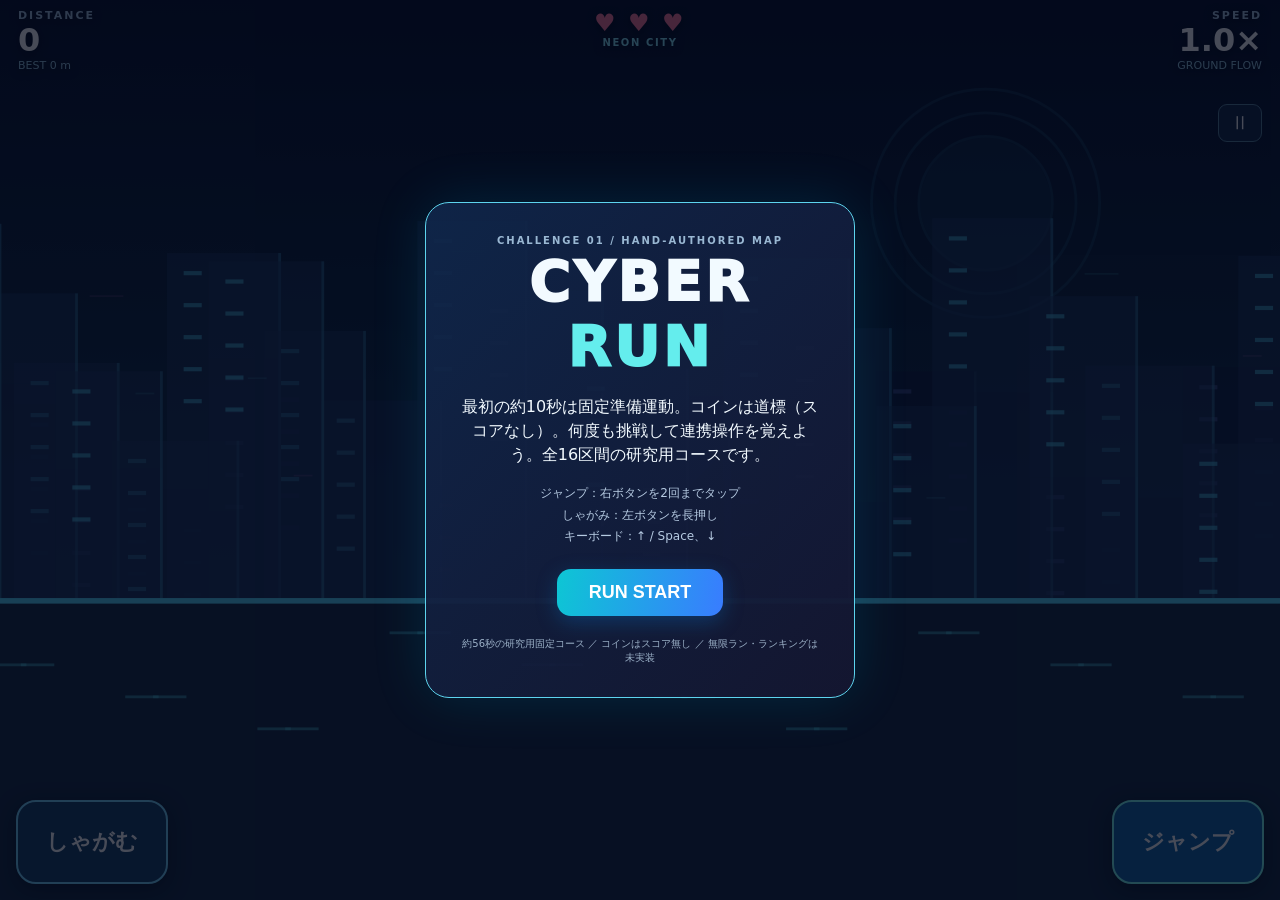
<file: handcrafted-playtest-v2.html>
<!doctype html>
<html lang="ja">
<head>
<meta charset="utf-8">
<meta name="viewport" content="width=device-width, initial-scale=1, maximum-scale=1, viewport-fit=cover, user-scalable=no">
<meta name="theme-color" content="#070d20">
<title>CYBER RUN — CIRCUIT STUDY V2 | 手作りチャレンジ</title>
<link rel="stylesheet" href="style.css">
</head>
<body>
<canvas id="game" aria-label="CYBER RUN game"></canvas>
<header id="hud" aria-live="off">
  <div class="metric"><span>DISTANCE</span><strong id="score">0</strong><small id="best">BEST 0 m</small></div>
  <div class="center-hud"><div id="hearts">♥ ♥ ♥</div><div id="region">NEON CITY</div></div>
  <div class="metric right"><span>SPEED</span><strong id="speed">1.0×</strong><small id="distance">GROUND FLOW</small></div>
</header>
<div id="controls"><button id="duck" class="control duck" aria-label="しゃがむ">しゃがむ</button><button id="jump" class="control jump" aria-label="ジャンプ">ジャンプ</button></div>
<button id="pause" aria-label="一時停止">Ⅱ</button>
<div id="overlay" role="dialog" aria-modal="true"><section id="panel">
  <div class="eyebrow">CHALLENGE 01 / HAND-AUTHORED MAP</div>
  <h1>CYBER <em>RUN</em></h1>
  <p id="message">最初の約10秒は固定準備運動。コインは道標（スコアなし）。何度も挑戦して連携操作を覚えよう。全16区間の研究用コースです。</p>
  <p class="hint">ジャンプ：右ボタンを2回までタップ<br>しゃがみ：左ボタンを長押し<br>キーボード：↑ / Space、↓</p>
  <button id="primary">RUN START</button>
  <div class="sub">約56秒の研究用固定コース ／ コインはスコア無し ／ 無限ラン・ランキングは未実装</div>
</section></div>
<script src="core.js"></script><script src="stickman.js"></script><script src="handcrafted-level-v2.js"></script><script src="game-handcrafted-v2.js"></script>
</body></html>
</file>
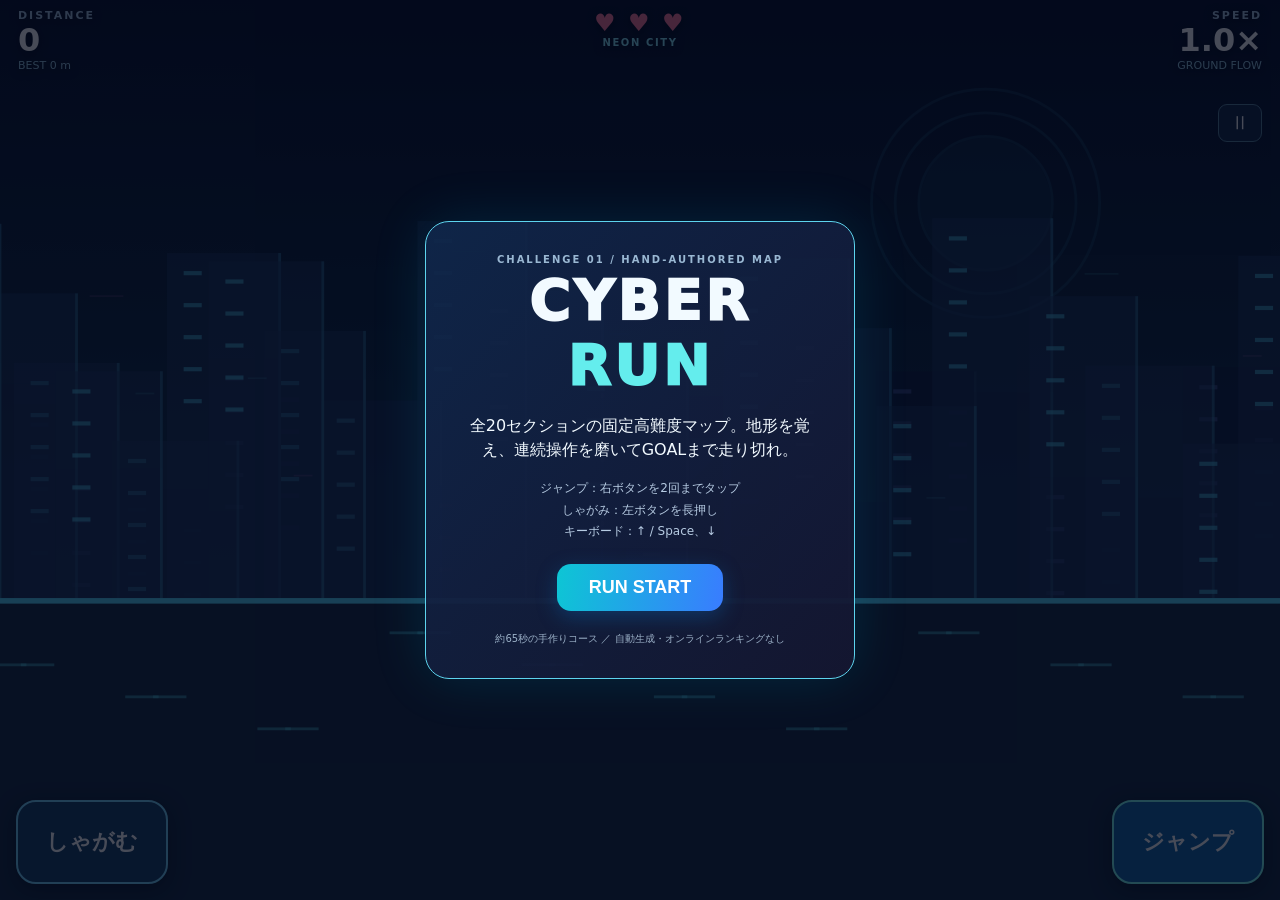
<file: handcrafted-playtest.html>
<!doctype html>
<html lang="ja">
<head>
<meta charset="utf-8">
<meta name="viewport" content="width=device-width, initial-scale=1, maximum-scale=1, viewport-fit=cover, user-scalable=no">
<meta name="theme-color" content="#070d20">
<title>CYBER RUN — THE CIRCUIT | 手作りチャレンジ</title>
<link rel="stylesheet" href="style.css">
</head>
<body>
<canvas id="game" aria-label="CYBER RUN game"></canvas>
<header id="hud" aria-live="off">
  <div class="metric"><span>DISTANCE</span><strong id="score">0</strong><small id="best">BEST 0 m</small></div>
  <div class="center-hud"><div id="hearts">♥ ♥ ♥</div><div id="region">NEON CITY</div></div>
  <div class="metric right"><span>SPEED</span><strong id="speed">1.0×</strong><small id="distance">GROUND FLOW</small></div>
</header>
<div id="controls"><button id="duck" class="control duck" aria-label="しゃがむ">しゃがむ</button><button id="jump" class="control jump" aria-label="ジャンプ">ジャンプ</button></div>
<button id="pause" aria-label="一時停止">Ⅱ</button>
<div id="overlay" role="dialog" aria-modal="true"><section id="panel">
  <div class="eyebrow">CHALLENGE 01 / HAND-AUTHORED MAP</div>
  <h1>CYBER <em>RUN</em></h1>
  <p id="message">全20セクションの固定高難度マップ。地形を覚え、連続操作を磨いてGOALまで走り切れ。</p>
  <p class="hint">ジャンプ：右ボタンを2回までタップ<br>しゃがみ：左ボタンを長押し<br>キーボード：↑ / Space、↓</p>
  <button id="primary">RUN START</button>
  <div class="sub">約65秒の手作りコース ／ 自動生成・オンラインランキングなし</div>
</section></div>
<script src="core.js"></script><script src="stickman.js"></script><script src="handcrafted-level.js"></script><script src="game-handcrafted.js"></script>
</body></html>
</file>
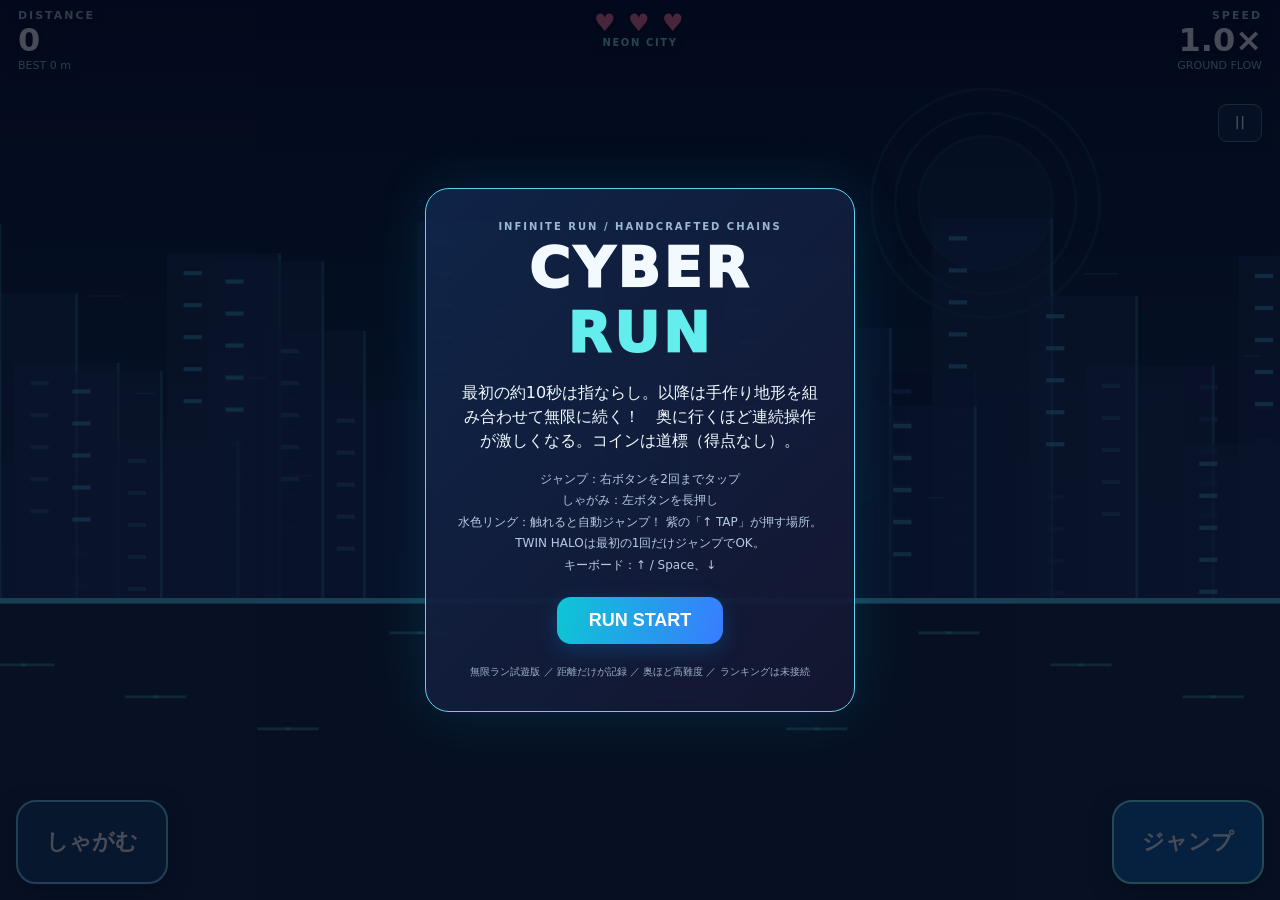
<file: infinite-playtest-v1.html>
<!doctype html>
<html lang="ja">
<head>
<meta charset="utf-8">
<meta name="viewport" content="width=device-width, initial-scale=1, maximum-scale=1, viewport-fit=cover, user-scalable=no">
<meta name="theme-color" content="#070d20">
<title>CYBER RUN V0.13 | 水色リングの操作とコイン軌道改善</title>
<link rel="stylesheet" href="style.css">
</head>
<body>
<canvas id="game" aria-label="CYBER RUN game"></canvas>
<header id="hud" aria-live="off">
  <div class="metric"><span>DISTANCE</span><strong id="score">0</strong><small id="best">BEST 0 m</small></div>
  <div class="center-hud"><div id="hearts">♥ ♥ ♥</div><div id="region">NEON CITY</div></div>
  <div class="metric right"><span>SPEED</span><strong id="speed">1.0×</strong><small id="distance">GROUND FLOW</small></div>
</header>
<div id="controls"><button id="duck" class="control duck" aria-label="しゃがむ">しゃがむ</button><button id="jump" class="control jump" aria-label="ジャンプ">ジャンプ</button></div>
<button id="pause" aria-label="一時停止">Ⅱ</button>
<div id="overlay" role="dialog" aria-modal="true"><section id="panel">
  <div class="eyebrow">INFINITE RUN / HANDCRAFTED CHAINS</div>
  <h1>CYBER <em>RUN</em></h1>
  <p id="message">最初の約10秒は指ならし。以降は手作り地形を組み合わせて無限に続く！　奥に行くほど連続操作が激しくなる。コインは道標（得点なし）。</p>
  <p class="hint">ジャンプ：右ボタンを2回までタップ<br>しゃがみ：左ボタンを長押し<br>水色リング：触れると自動ジャンプ！ 紫の「↑ TAP」が押す場所。TWIN HALOは最初の1回だけジャンプでOK。<br>キーボード：↑ / Space、↓</p>
  <button id="primary">RUN START</button>
  <div class="sub">無限ラン試遊版 ／ 距離だけが記録 ／ 奥ほど高難度 ／ ランキングは未接続</div>
</section></div>
<script src="core.js"></script><script src="stickman.js"></script><script src="handcrafted-level-v2.js"></script><script src="extra-motifs-v1.js"></script><script src="infinite-level-v1.js"></script><script src="game-infinite-v1.js"></script>
</body></html>
</file>
<file: style.css>
:root{color-scheme:dark;--cyan:#65eeef;--purple:#c185ff;--cream:#f2faff}
*{box-sizing:border-box;-webkit-tap-highlight-color:transparent}
html,body{margin:0;width:100%;height:100%;overflow:hidden;background:#070d20;color:var(--cream);font-family:system-ui,-apple-system,"Hiragino Kaku Gothic ProN",sans-serif;touch-action:none;overscroll-behavior:none;-webkit-user-select:none;user-select:none}
canvas{width:100vw;height:100dvh;display:block;touch-action:none}
#hud{position:fixed;top:max(9px,env(safe-area-inset-top));left:max(18px,env(safe-area-inset-left));right:max(18px,env(safe-area-inset-right));display:flex;justify-content:space-between;align-items:flex-start;z-index:3;pointer-events:none;gap:10px;text-shadow:0 2px 8px #020817}
.metric{min-width:100px;display:flex;flex-direction:column}.metric.right{text-align:right}.metric span{font-size:11px;letter-spacing:.18em;color:#a6c3dd;font-weight:800}.metric strong{font-variant-numeric:tabular-nums;font-size:clamp(20px,3.8vw,32px);line-height:1.15;color:#fff}.metric small{font-size:11px;color:#98c9e0}.center-hud{text-align:center}#hearts{font-size:clamp(16px,3vw,24px);color:#ff7899;white-space:nowrap;letter-spacing:.1em}#region{font-size:10px;letter-spacing:.16em;color:#8be5f5;font-weight:700}
#controls{position:fixed;inset:auto max(16px,env(safe-area-inset-right)) max(16px,env(safe-area-inset-bottom)) max(16px,env(safe-area-inset-left));display:flex;justify-content:space-between;pointer-events:none;z-index:4}.control{pointer-events:auto;touch-action:none;border:2px solid #76d4fa;border-radius:20px;width:clamp(100px,20vw,152px);height:clamp(58px,16vh,84px);font-size:clamp(15px,2.5vw,22px);font-weight:900;color:white;box-shadow:0 6px 20px #02081988;background:#184269ec}.control.jump{background:#126cafee;border-color:#7bfcf2}.control:active,.control.pressed{transform:scale(.96);filter:brightness(1.3)}#pause{position:fixed;z-index:4;top:104px;right:max(18px,env(safe-area-inset-right));background:#162c4dce;color:white;border:1px solid #58859a;border-radius:9px;padding:6px 12px;font-size:18px;touch-action:manipulation}
#overlay{position:fixed;inset:0;display:grid;place-items:center;background:#020818b9;z-index:6;padding:15px}#overlay.hidden{display:none}#panel{width:min(430px,90vw);max-height:95dvh;overflow:auto;text-align:center;border:1px solid #5dd4ee;border-radius:24px;padding:clamp(20px,4vh,32px);background:linear-gradient(135deg,#10274be8,#151631ed);box-shadow:0 0 55px #0bc5e622}h1{margin:3px 0 12px;font-size:clamp(34px,6vw,56px);letter-spacing:.06em;font-weight:950}h1 em{color:#64eded;font-style:normal}.eyebrow{font-size:10px;letter-spacing:.2em;color:#9ab8d3;font-weight:700}#message{font-size:16px;line-height:1.5}.hint{font-size:12px;line-height:1.8;color:#b6cbe2}#primary{border:0;border-radius:14px;background:linear-gradient(100deg,#0dc6d4,#397cff);padding:13px 32px;margin:9px 0;color:white;font-weight:900;font-size:18px;box-shadow:0 6px 20px #0c63aa66}.sub{font-size:10px;color:#9cb2c8;margin-top:12px}
@media (max-height:330px){#pause{top:88px}#region,.metric small{display:none}#panel{padding:12px}.hint{margin:6px 0}.control{height:52px}h1{font-size:28px}}
</file>
